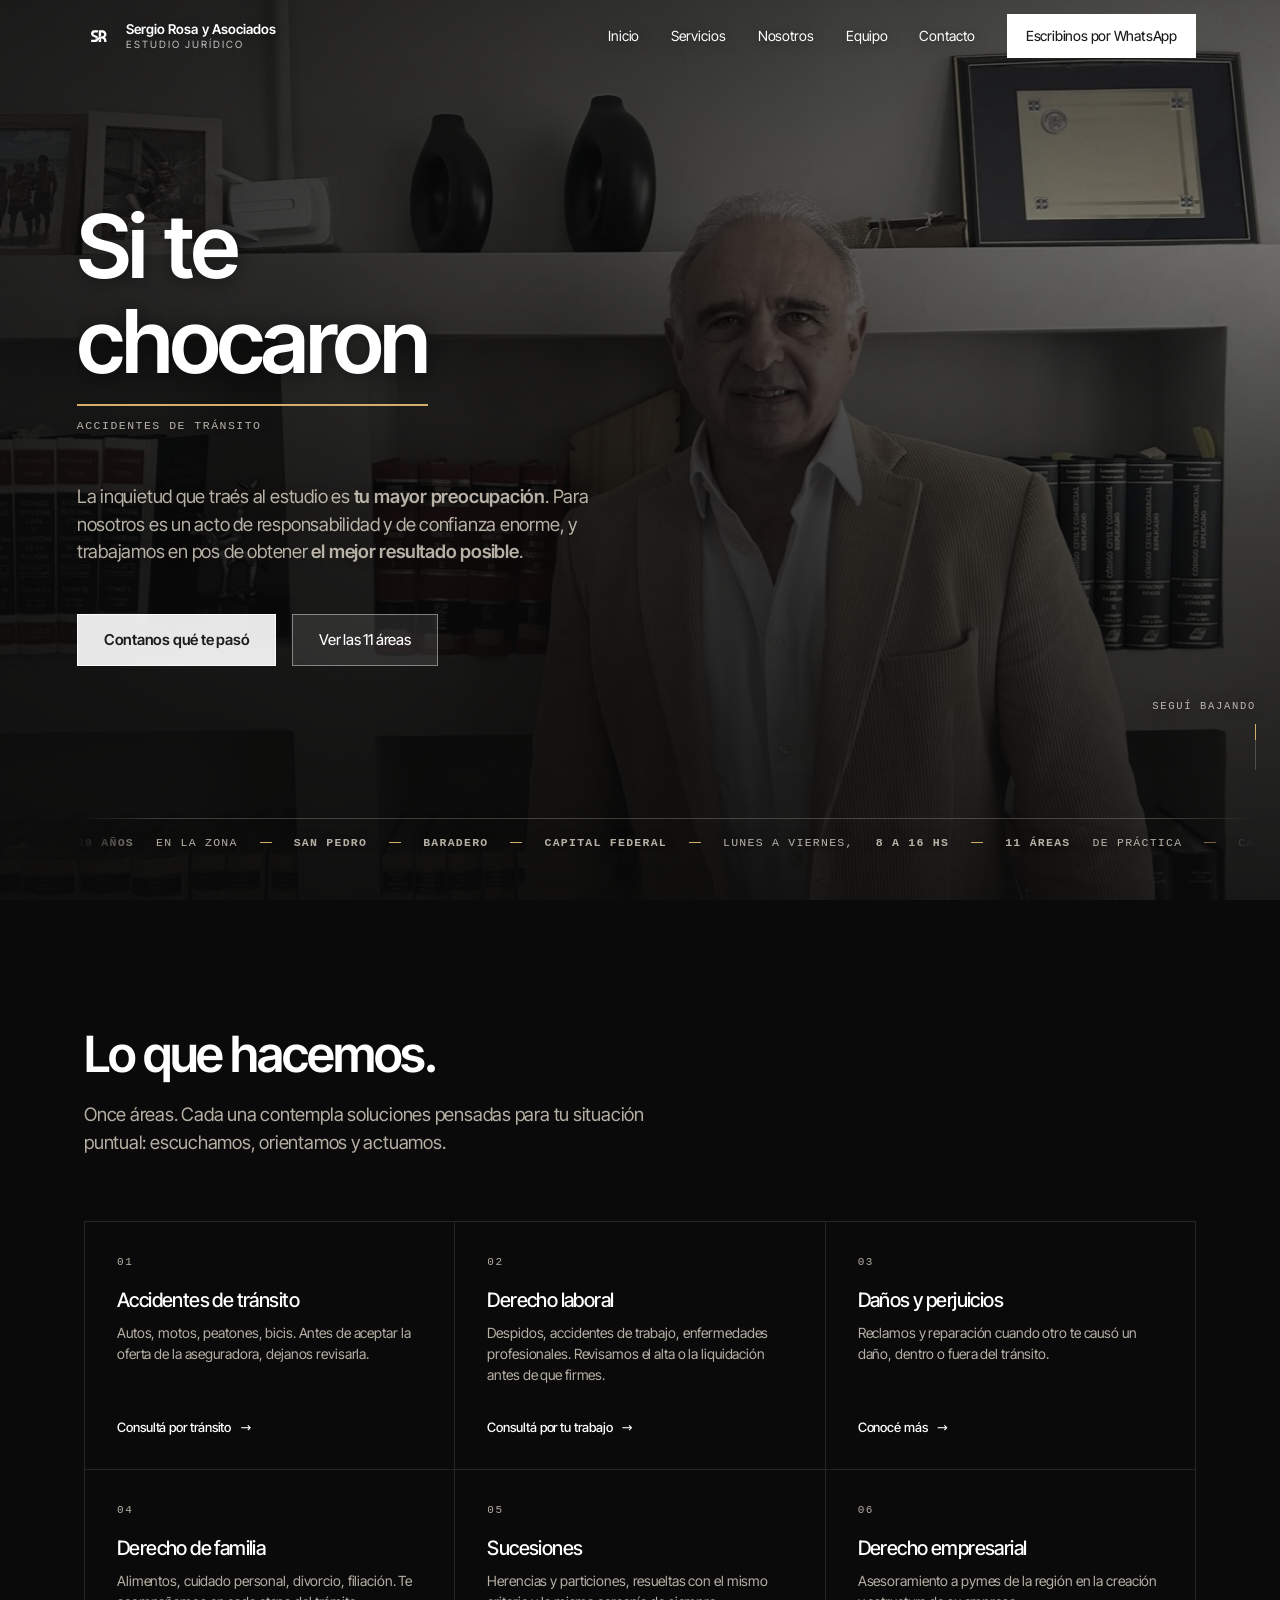
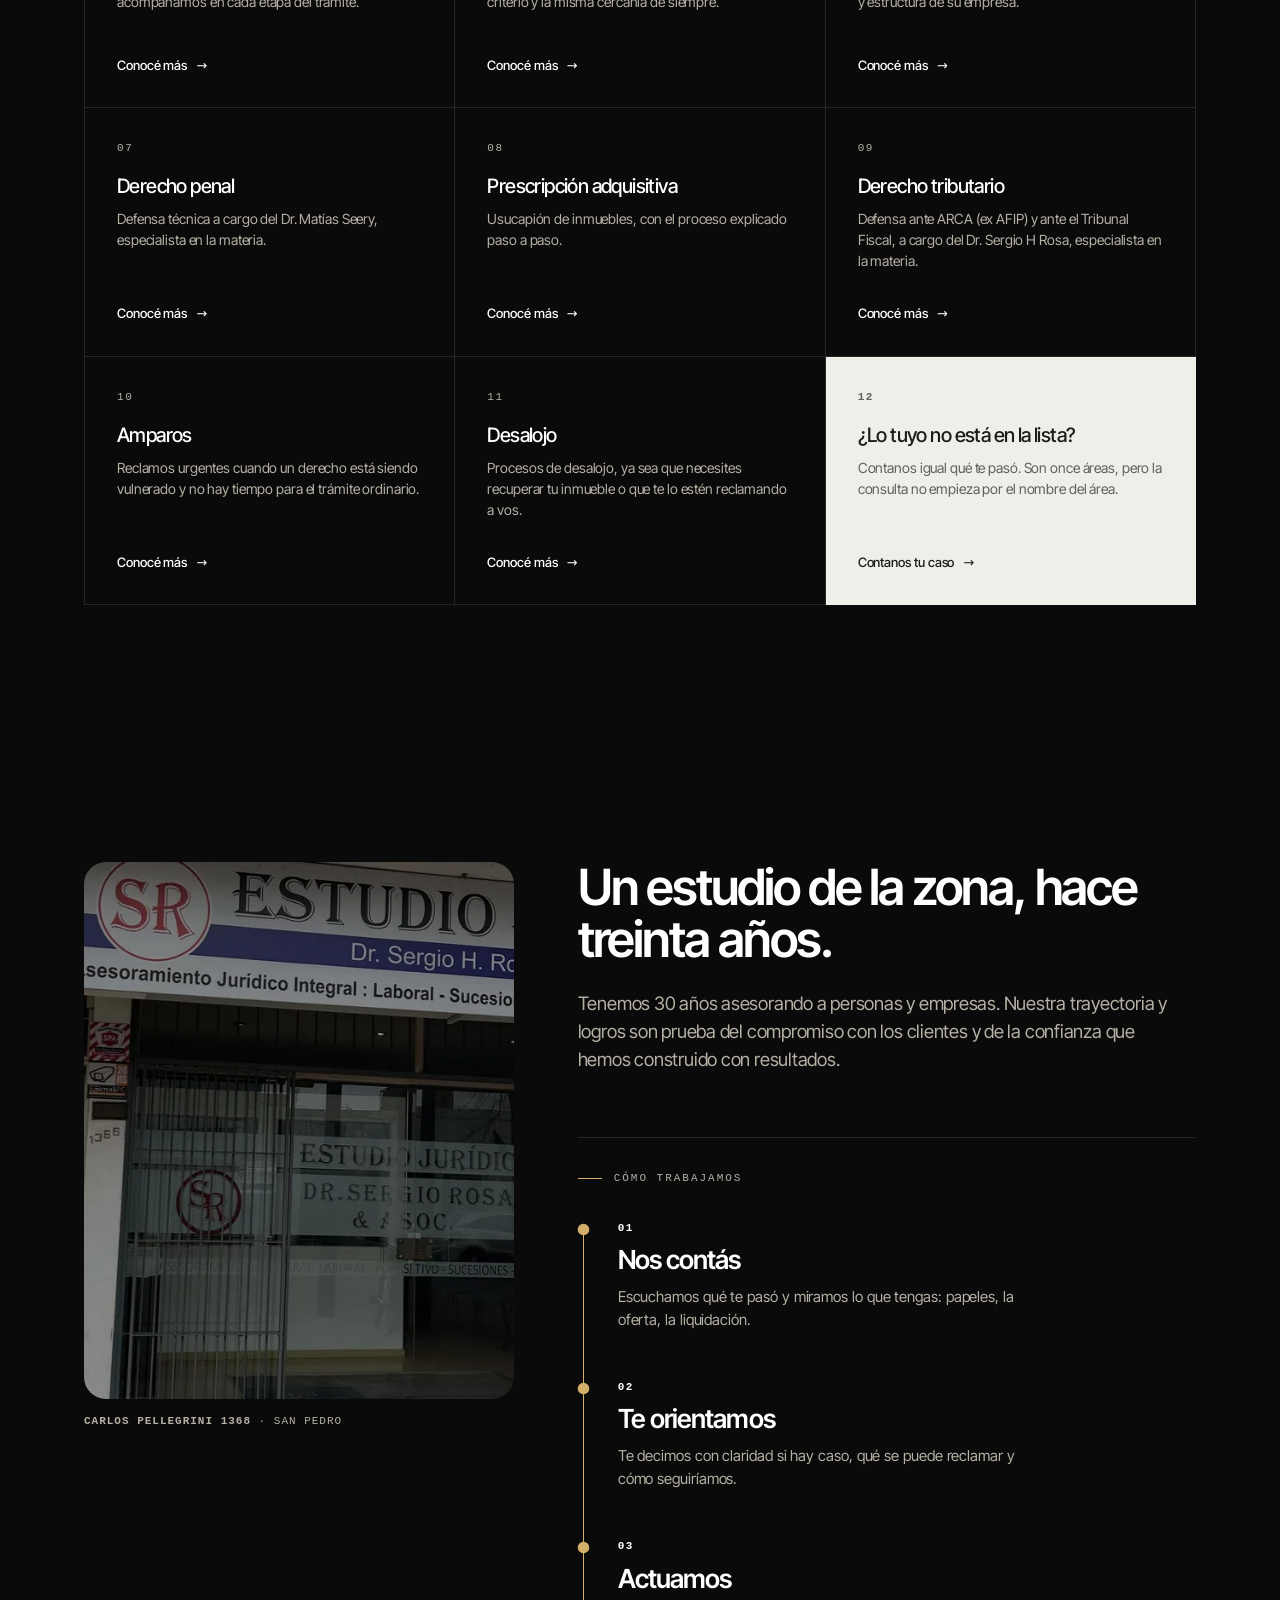
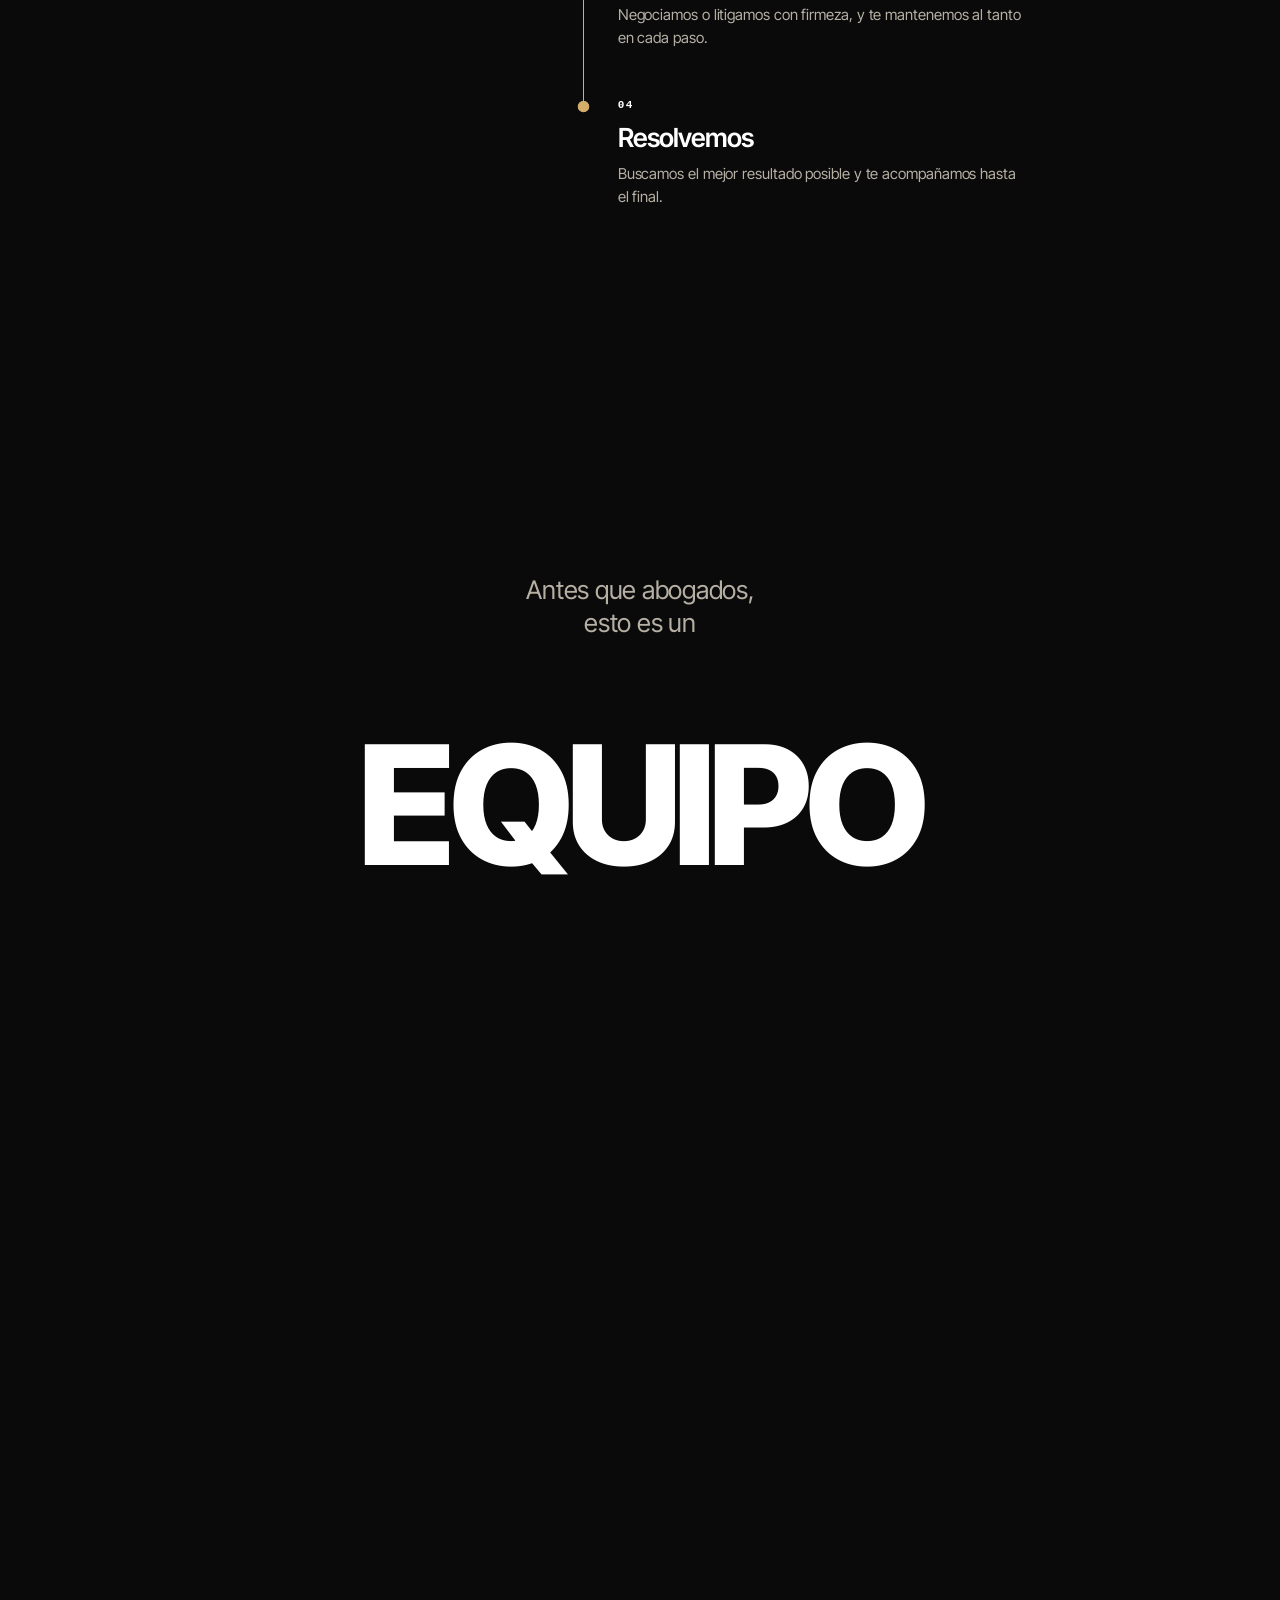
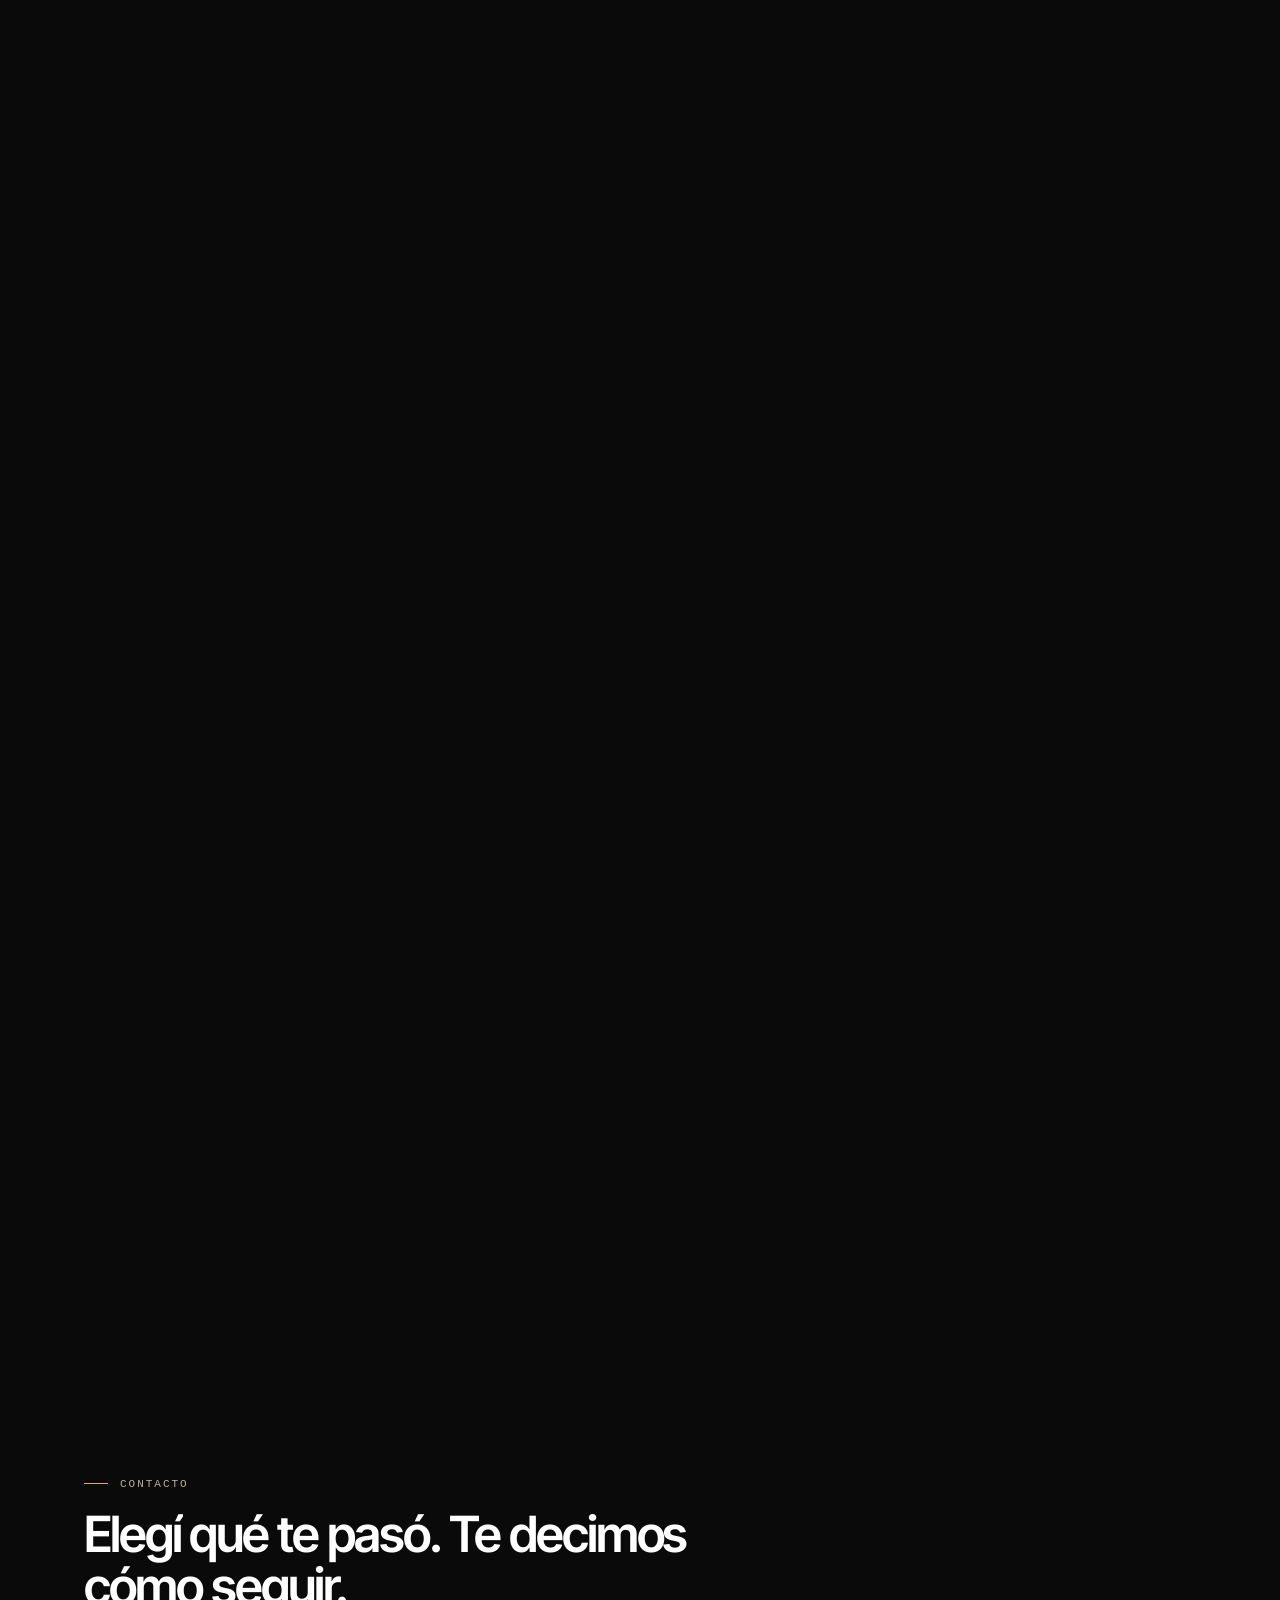
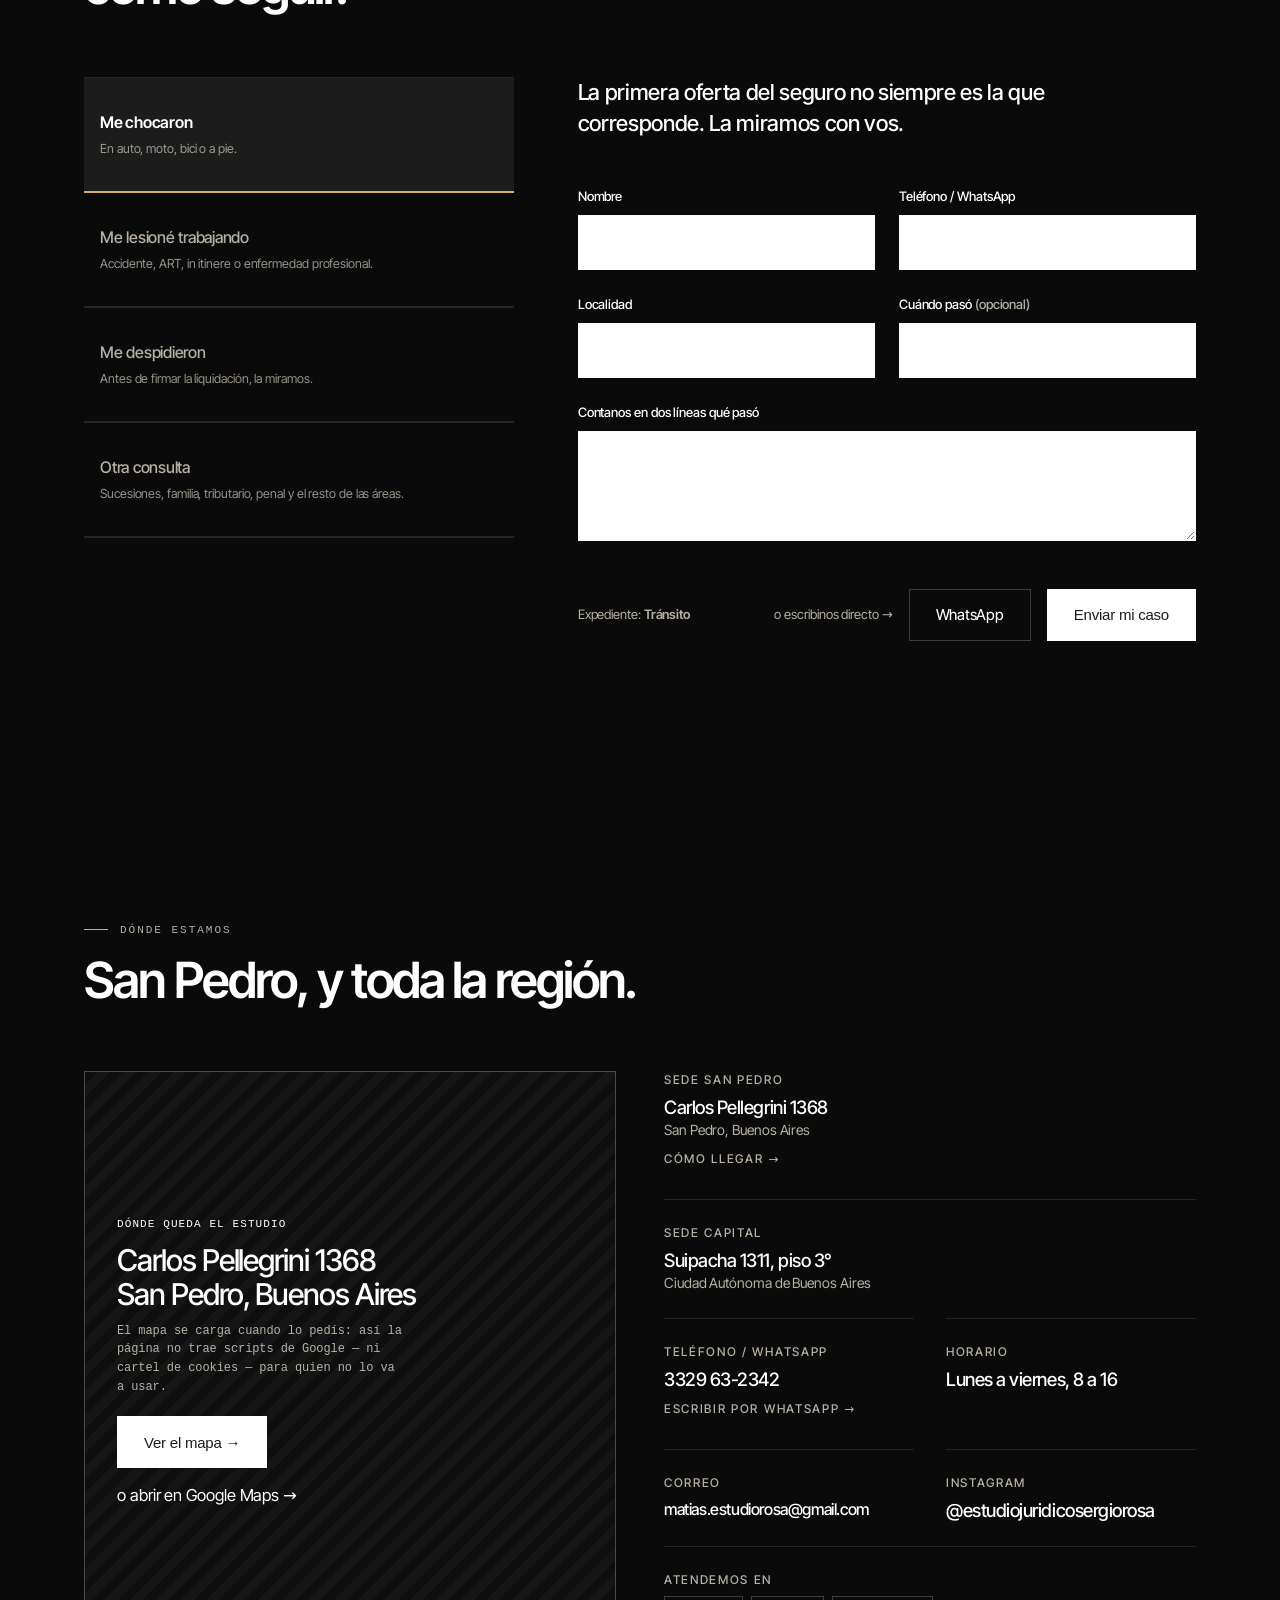
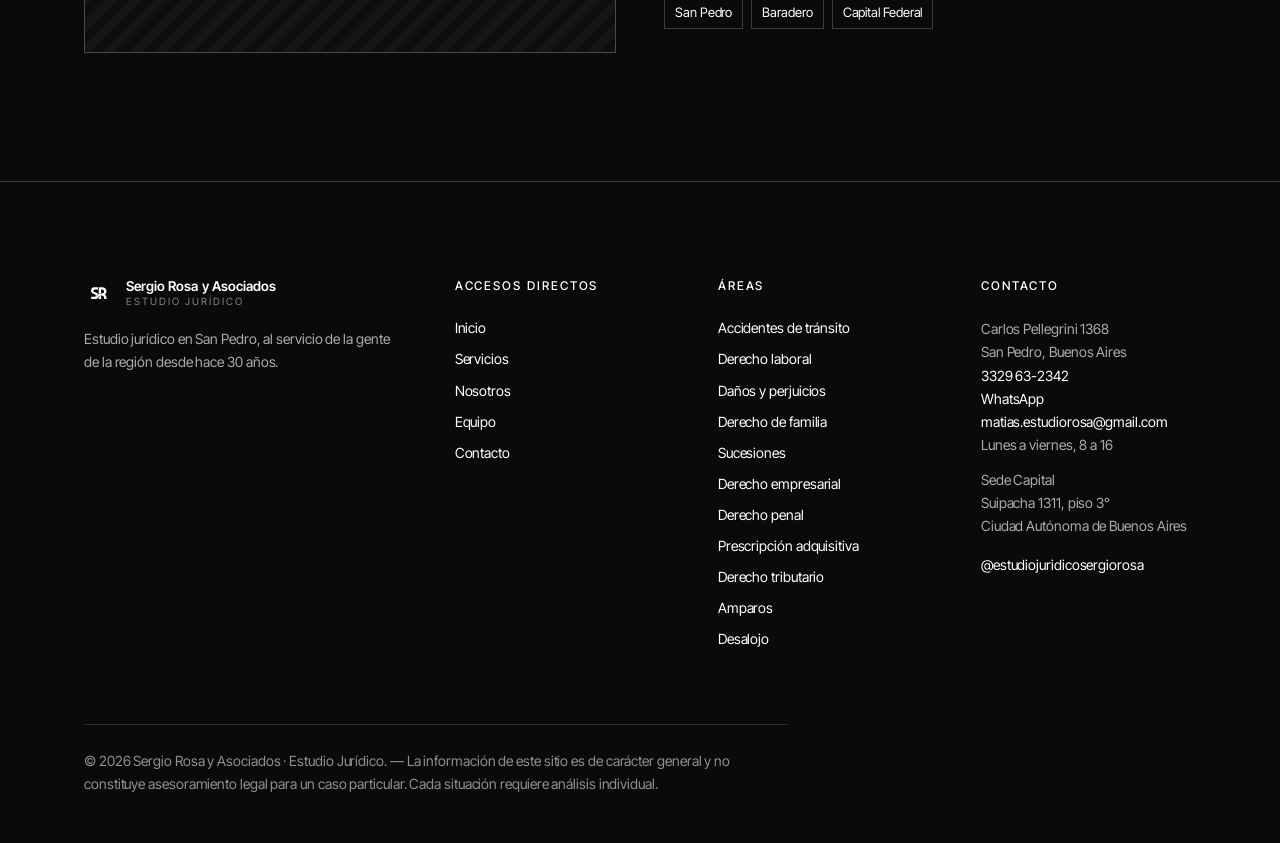
<file: index.html>
<!DOCTYPE html>
<html lang="es-AR">
<head>
<meta charset="utf-8">
<meta name="viewport" content="width=device-width, initial-scale=1">
<title>Sergio Rosa y Asociados — Abogados en San Pedro</title>
<meta name="description" content="Abogados en San Pedro. Hacemos accidentes de tránsito, ART y despidos, y todo lo que necesites resolver. 30 años en la región.">

<!-- Inter e Inter Tight embebidas en base64 desde clientes/sergio-rosa/entregables/
     inter.b64 e intertight.b64 (06-08 y 09-08). Cero CDN, igual que carrusel-base.html
     — BRIEF §A. Subset "latin" de Google Fonts, variable 400-900: cubre español
     (incluye Latin-1 Supplement, o sea tildes, ñ, ¿¡) sin cargar cirílico ni griego. -->


<link rel="stylesheet" href="assets/estilos.css">
</head>

<body class="sin-js telonando">

<!-- Barra de lectura. Vacía a propósito: el script le escribe --p en cada
     cuadro. Si el script no corre, queda una hairline invisible de 2px. -->
<b class="lectura" aria-hidden="true"><i></i></b>

<!-- 00 · TELÓN DE APERTURA — ver el bloque 01bis del <style> y telon() en el
     script. Vive fuera de <main> porque no es contenido: es la puerta. Las dos
     piezas van aria-hidden y sin nada enfocable adentro, así que para un lector
     de pantalla la página empieza en el header, como si el telón no existiera.
     La cuenta tampoco se anuncia: es un reloj, no información. -->
<div class="telon" id="telon" aria-hidden="true">
  <b class="telon__hoja"></b>
  <div class="telon__carga"><b class="telon__n" id="telonN">00</b><span class="telon__pc">%</span></div>
  <b class="telon__barra"><i></i></b>
</div>
<!-- El símbolo va SUELTO, hermano del telón y no hijo: es lo único que no sube
     con la hoja — se queda y viaja hasta el logo del header. -->
<div class="telon__sim" id="telonSim" aria-hidden="true"><svg viewBox="0 0 457 400" aria-hidden="true" focusable="false"><g transform="matrix(1,0,0,1,-3923.354078,-158.025554)"><g transform="matrix(0.356776,0,0,0.555556,3448.841753,158.025554)"><g transform="matrix(2.802878,0,0,1.8,1236.584161,35.594531)"><path d="M258.048,99.5C258.078,93.491 257.628,93.314 258.483,92.484C259.584,91.413 307.264,91.829 316.451,92.914C346.125,96.418 371.962,115.927 376.005,146.579C381.258,186.409 351.3,201.871 351.451,203.509C351.551,204.592 377.373,219.098 377.834,258.494C377.932,266.887 378.706,272.646 375.508,272.681C372.946,272.709 349.258,272.97 343.488,272.68C340.162,272.513 341.296,265.444 341.23,260.502C340.918,237.223 325.502,214.862 291.483,221.414C245.831,230.206 252.517,272.878 191.5,272.678C142.924,272.519 142.022,273.547 141.359,271.555C140.894,270.159 141.195,242.054 141.222,239.489C141.257,236.24 143.247,237.23 187.5,237.123C238.66,236.998 238.598,201.641 278.624,188.931C294.86,183.775 333.405,190.224 339.122,164.405C347.506,126.538 299.865,124.809 295.595,126.717C293.698,127.566 294.889,152.628 294.604,177.504C294.561,181.219 289.948,179.3 278.487,182.455C263.169,186.672 257.847,193.965 257.923,189.47C258.05,182.019 258.049,182.032 258.048,99.5Z" style="fill:#FFFFFF"></path><path d="M182.438,93.039C187.383,92.597 206.771,90.863 244.482,91.919C247.77,92.011 246.756,99.046 246.755,106.5C246.752,124.997 247.821,127.551 243.501,127.556C197.184,127.608 179.642,124.742 176.884,140.578C172.396,166.348 208.242,162.283 231.679,180.225C233.549,181.657 235.34,183.229 237.025,184.967C242.688,190.808 246.248,198.343 246.216,199.541C246.134,202.605 211.42,232.283 212.926,224.536C218.326,196.763 179.887,203.649 154.678,180.305C131.675,159.004 131.346,102.297 182.438,93.039Z" style="fill:#FFFFFF"></path><path d="M258.034,264.501C257.982,260.584 257.538,249.121 258.766,247.705C271.79,232.69 287.699,228.707 290.606,227.979C295.001,226.878 294.602,229.029 294.603,233.499C294.609,271.275 294.875,272.562 292.515,272.671C292.154,272.687 260.01,272.682 259.467,272.653C257.344,272.538 258.03,266.775 258.034,264.501Z" style="fill:#FFFFFF"></path></g></g></g></svg></div>

<!-- 01 · HEADER -->
<header class="head" id="inicio">
  <div class="env head__in">
    <a class="marca" href="#inicio" aria-label="Sergio Rosa y Asociados — inicio">
      <svg viewBox="0 0 457 400" aria-hidden="true" focusable="false"><g transform="matrix(1,0,0,1,-3923.354078,-158.025554)"><g transform="matrix(0.356776,0,0,0.555556,3448.841753,158.025554)"><g transform="matrix(2.802878,0,0,1.8,1236.584161,35.594531)"><path d="M258.048,99.5C258.078,93.491 257.628,93.314 258.483,92.484C259.584,91.413 307.264,91.829 316.451,92.914C346.125,96.418 371.962,115.927 376.005,146.579C381.258,186.409 351.3,201.871 351.451,203.509C351.551,204.592 377.373,219.098 377.834,258.494C377.932,266.887 378.706,272.646 375.508,272.681C372.946,272.709 349.258,272.97 343.488,272.68C340.162,272.513 341.296,265.444 341.23,260.502C340.918,237.223 325.502,214.862 291.483,221.414C245.831,230.206 252.517,272.878 191.5,272.678C142.924,272.519 142.022,273.547 141.359,271.555C140.894,270.159 141.195,242.054 141.222,239.489C141.257,236.24 143.247,237.23 187.5,237.123C238.66,236.998 238.598,201.641 278.624,188.931C294.86,183.775 333.405,190.224 339.122,164.405C347.506,126.538 299.865,124.809 295.595,126.717C293.698,127.566 294.889,152.628 294.604,177.504C294.561,181.219 289.948,179.3 278.487,182.455C263.169,186.672 257.847,193.965 257.923,189.47C258.05,182.019 258.049,182.032 258.048,99.5Z" style="fill:#1C1C1C"></path><path d="M182.438,93.039C187.383,92.597 206.771,90.863 244.482,91.919C247.77,92.011 246.756,99.046 246.755,106.5C246.752,124.997 247.821,127.551 243.501,127.556C197.184,127.608 179.642,124.742 176.884,140.578C172.396,166.348 208.242,162.283 231.679,180.225C233.549,181.657 235.34,183.229 237.025,184.967C242.688,190.808 246.248,198.343 246.216,199.541C246.134,202.605 211.42,232.283 212.926,224.536C218.326,196.763 179.887,203.649 154.678,180.305C131.675,159.004 131.346,102.297 182.438,93.039Z" style="fill:#1C1C1C"></path><path d="M258.034,264.501C257.982,260.584 257.538,249.121 258.766,247.705C271.79,232.69 287.699,228.707 290.606,227.979C295.001,226.878 294.602,229.029 294.603,233.499C294.609,271.275 294.875,272.562 292.515,272.671C292.154,272.687 260.01,272.682 259.467,272.653C257.344,272.538 258.03,266.775 258.034,264.501Z" style="fill:#1C1C1C"></path></g></g></g></svg>
      <span class="marca__txt"><b>Sergio Rosa y Asociados</b><span>Estudio Jurídico</span></span>
    </a>
    <nav class="nav" aria-label="Principal">
      <a href="#inicio"><span class="barre">Inicio</span></a>
      <a href="#servicios"><span class="barre">Servicios</span></a>
      <a href="#nosotros"><span class="barre">Nosotros</span></a>
      <a href="#equipo"><span class="barre">Equipo</span></a>
      <a href="#contacto"><span class="barre">Contacto</span></a>
    </nav>
    <button class="head__menu" id="abrir" aria-label="Abrir menú" aria-expanded="false"><b></b><b></b><b></b></button>
    <a class="btn" href="https://wa.me/5493329632342?text=Hola%20Sergio%2C%20c%C3%B3mo%20est%C3%A1s%3F%20Necesito%20ayuda%20con%20mi%20situaci%C3%B3n%2C%20en%20el%20pr%C3%B3ximo%20mensaje%20te%20cuento%20m%C3%A1s." target="_blank" rel="noopener" aria-label="Escribinos por WhatsApp">
      <svg class="btn__ic" viewBox="0 0 24 24" aria-hidden="true" focusable="false"><path d="M12 2C6.48 2 2 6.48 2 12c0 1.85.5 3.58 1.36 5.07L2 22l5.05-1.33A9.94 9.94 0 0 0 12 22c5.52 0 10-4.48 10-10S17.52 2 12 2zm0 18.15c-1.6 0-3.1-.44-4.38-1.2l-.31-.19-3.05.8.81-2.97-.2-.31A8.15 8.15 0 1 1 20.15 12 8.16 8.16 0 0 1 12 20.15zm4.52-6.1c-.25-.12-1.47-.72-1.7-.81-.23-.08-.39-.12-.56.12-.17.25-.64.81-.78.97-.14.17-.29.19-.54.06-.25-.12-1.04-.38-1.99-1.22-.74-.65-1.23-1.46-1.38-1.71-.14-.25-.02-.38.11-.51.11-.11.25-.29.37-.43.12-.14.16-.25.25-.41.08-.17.04-.31-.02-.43-.06-.12-.56-1.35-.77-1.85-.2-.48-.41-.42-.56-.43h-.48c-.17 0-.43.06-.66.31-.23.25-.86.84-.86 2.04 0 1.2.88 2.37 1 2.53.12.17 1.73 2.64 4.2 3.7.59.25 1.05.4 1.41.51.59.19 1.13.16 1.56.1.48-.07 1.47-.6 1.68-1.18.21-.58.21-1.08.14-1.18-.06-.11-.23-.17-.48-.29z"/></svg>
      <span class="btn__txt">Escribinos por WhatsApp</span>
    </a>
  </div>
</header>

<div class="panel" id="panel" aria-hidden="true">
  <button id="cerrar" aria-label="Cerrar menú">✕</button>
  <a href="#inicio">Inicio</a>
  <a href="#servicios">Servicios</a>
  <a href="#nosotros">Nosotros</a>
  <a href="#equipo">Equipo</a>
  <a href="#contacto">Contacto</a>
</div>

<main>

  <!-- 02 · HERO -->
  <section class="hero sec--dark">
    <div class="hero__foto"><img src="assets/img/sergio-rosa-abogado-san-pedro.webp" fetchpriority="high" alt="Dr. Sergio Rosa" width="1600" height="1067"></div>
    <div class="env">
      <h1 data-anim data-no-split>
        <span class="hero__fijo">Si te</span> <span class="sr">chocaron, te echaron, te lesionaste trabajando, o lo que sea que tengas que resolver.</span><span class="hero__rot" aria-hidden="true">chocaron, te echaron o te lesionaste trabajando</span>
      </h1>

      <!-- Doce situaciones, una por área de práctica. El ORDEN es el del
           bloque 04 de acá abajo: volumen real de consulta, tránsito y
           laboral primero. La palabra frena el scroll; el área evita que
           "negaron" o "intimaron" queden colgadas sin sujeto. -->
      <div class="hero__meta" aria-hidden="true" data-anim
           data-rota="chocaron::Accidentes de tránsito|echaron::Despidos y liquidaciones|lesionaste::Accidentes de trabajo y ART|perjudicaron::Daños y perjuicios|separaste::Derecho de familia|quedó una sucesión::Sucesiones|incumplieron::Derecho empresarial|imputaron::Derecho penal|falta la escritura::Prescripción adquisitiva|intimaron::ARCA e impuestos|negaron::Amparos|usurparon::Desalojo">
        <b class="hero__prog"></b>
        <span class="hero__area"><span class="hero__areavia"><span>Accidentes de tránsito</span></span></span>
      </div>

      <!-- La bajada del hero dice, desde el 18-08 y a pedido del cliente, lo que
           el estudio considera lo más importante de todo: qué hace con lo que le
           traés. Reemplaza a la de trayectoria + honorarios.
           Los dos <strong> no cambian de color: cambian de peso, 400 → 600.
           ⚠️ Lo que se fue con la bajada vieja: "recién entonces hablamos de
           honorarios", que era el reemplazo aprobado del §D-1 de "gratis". Los
           treinta años y las tres ciudades NO se perdieron — siguen en la cinta
           de acá abajo, en nosotros, en equipo y en el pie. La página vuelve a
           no decir en ninguna parte cómo se cobra. -->
      <p class="lead" data-anim>La inquietud que traés al estudio es <strong>tu mayor preocupación</strong>. Para nosotros es un acto de responsabilidad y de confianza enorme, y trabajamos en pos de obtener <strong>el mejor resultado posible</strong>.</p>

      <div class="hero__cta" data-anim>
        <a class="btn" href="https://wa.me/5493329632342?text=Hola%20Sergio%2C%20c%C3%B3mo%20est%C3%A1s%3F%20Necesito%20ayuda%20con%20mi%20situaci%C3%B3n%2C%20en%20el%20pr%C3%B3ximo%20mensaje%20te%20cuento%20m%C3%A1s." target="_blank" rel="noopener">Contanos qué te pasó</a>
        <a class="btn btn--gh" href="#servicios">Ver las 11 áreas</a>
      </div>

      <a class="hero__baja" href="#servicios" data-anim>
        <span class="hero__bajaT">Seguí bajando</span>
        <b class="hero__bajaL" aria-hidden="true"></b>
      </a>

      <!-- 03 · CONTADOR — pasó de tres fichas con count-up a esta cinta.
           Mismos datos (§1 del BRIEF), aria-hidden porque los mismos números
           están en texto accesible en nosotros, equipo, contacto y pie. -->
      <div class="hero__cinta" aria-hidden="true" data-anim>
        <div class="hero__pista">
          <div class="hero__set"><span class="hero__dato"><b>30 años</b> en la zona</span><span class="hero__dato"><b>San Pedro</b></span><span class="hero__dato"><b>Baradero</b></span><span class="hero__dato"><b>Capital Federal</b></span><span class="hero__dato">Lunes a viernes, <b>8 a 16 hs</b></span><span class="hero__dato"><b>11 áreas</b> de práctica</span><span class="hero__dato">Carlos Pellegrini <b>1368</b></span><span class="hero__dato">Suipacha <b>1311</b>, CABA</span></div>
          <div class="hero__set"><span class="hero__dato"><b>30 años</b> en la zona</span><span class="hero__dato"><b>San Pedro</b></span><span class="hero__dato"><b>Baradero</b></span><span class="hero__dato"><b>Capital Federal</b></span><span class="hero__dato">Lunes a viernes, <b>8 a 16 hs</b></span><span class="hero__dato"><b>11 áreas</b> de práctica</span><span class="hero__dato">Carlos Pellegrini <b>1368</b></span><span class="hero__dato">Suipacha <b>1311</b>, CABA</span></div>
        </div>
      </div>
    </div>
  </section>

  <!-- 04 · SERVICIOS — grilla uniforme de 11 tarjetas, mismo peso visual.
       ORDEN por volumen real, no alfabético ni por prestigio: tránsito y laboral
       primero, sucesiones en el puesto 05, Amparos y Desalojo al final por no
       tener volumen confirmado. El orden es la única señal de prioridad del bloque.

       CON sec--dark (17-08, segunda vuelta del mismo día). A la mañana el bloque
       había salido del tema oscuro porque .srv__c trae su propio fondo --hueso a
       mano y con sec--dark el texto heredaba blanco/crema sobre hueso, casi sin
       contraste. Esa deuda está pagada: la retícula lleva .srvN, que da vuelta lo
       que la hoja pinta con una primitiva y no con un rol (ver el bloque 04ter en
       el <style>). El fondo del bloque vuelve a ser ónix.
       🟡 Deja dos secciones oscuras seguidas —servicios y nosotros—, o sea que la
       alternancia hueso/ónix de la página arranca recién en equipo. Decidido así
       a pedido del cliente; si molesta, lo que se da vuelta es nosotros, no esto.

       ENTRADA: la carpeta que se reparte (clases .carpeta .srvN en la retícula y
       el motor en el <script>). Reemplaza al data-anim="cortina" que tenían las
       doce celdas, que se conserva igual para celular, sin JS y con motion
       reducido — el motor lo desactiva solo cuando toma el control. -->
  <section class="sec sec--dark" id="servicios">
    <div class="env">
      <h2 data-anim style="margin:0 0 20px;max-width:22ch">Lo que hacemos.</h2>
      <p class="lead" data-anim>Once áreas. Cada una contempla soluciones pensadas para tu situación puntual: escuchamos, orientamos y actuamos.</p>

      <!-- ScrollStack (React Bits) traducido a mano a vanilla — sin caja, sin
           borde, sólo tipografía sobre el fondo ónix con un numeral fantasma
           detrás del título. Cada área se ancla arriba de la pantalla y la
           siguiente la reemplaza al llegar. Ver la nota larga junto al motor
           en el <script> del final del body. -->
      <div class="pila" id="pilaServicios">
        <!-- HUD de progreso: no marca entrada, acompaña — mismo criterio que
             el paralaje del hero. Se arma con los mismos cardTops que ya mide
             el motor de la pila, así que no duplica trabajo de medición. -->
        <div class="pila__hud" aria-hidden="true">
          <span class="pila__hudActual">01</span>
          <span class="pila__hudBarra"><i></i></span>
          <span class="pila__hudTotal">11</span>
        </div>
        <div class="pila__inner">
          <a class="pila__card pilaH__c" href="accidentes-de-transito/index.html" data-motivo="choque"><span class="pilaH__n" aria-hidden="true">01</span><span class="pilaH__eyebrow">Consulta frecuente</span><h3>Accidentes de tránsito</h3><p>Autos, motos, peatones, bicis. Antes de aceptar la oferta de la aseguradora, dejanos revisarla.</p><span class="pilaH__mas">Consultá por tránsito <i>→</i></span></a>
          <!-- SIN data-motivo a propósito (14-08). Derecho laboral es UNA área
               —así está en el BRIEF, y el conteo de 11 se cerró el 2026-08-05—
               pero el formulario la parte en dos expedientes: "Me despidieron"
               y "Me lesioné trabajando". Preseleccionar cualquiera de los dos
               fichaba mal a la mitad de la gente que entra por acá. Sin
               preselección, el clic baja al formulario con las cuatro pestañas
               a la vista y elige la persona, que es la única que sabe cuál es. -->
          <a class="pila__card pilaH__c pilaH__c--par" href="derecho-laboral/index.html"><span class="pilaH__n" aria-hidden="true">02</span><span class="pilaH__eyebrow">Consulta frecuente</span><h3>Derecho laboral</h3><p>Despidos, accidentes de trabajo, enfermedades profesionales. Revisamos el alta o la liquidación antes de que firmes.</p><span class="pilaH__mas">Consultá por tu trabajo <i>→</i></span></a>
          <a class="pila__card pilaH__c" href="danos-y-perjuicios/index.html"><span class="pilaH__n" aria-hidden="true">03</span><h3>Daños y perjuicios</h3><p>Reclamos y reparación cuando otro te causó un daño, dentro o fuera del tránsito.</p><span class="pilaH__mas">Conocé más <i>→</i></span></a>
          <a class="pila__card pilaH__c pilaH__c--par" href="derecho-de-familia/index.html"><span class="pilaH__n" aria-hidden="true">04</span><h3>Derecho de familia</h3><p>Alimentos, cuidado personal, divorcio, filiación. Te acompañamos en cada etapa del trámite.</p><span class="pilaH__mas">Conocé más <i>→</i></span></a>
          <a class="pila__card pilaH__c" href="sucesiones/index.html"><span class="pilaH__n" aria-hidden="true">05</span><h3>Sucesiones</h3><p>Herencias y particiones, resueltas con el mismo criterio y la misma cercanía de siempre.</p><span class="pilaH__mas">Conocé más <i>→</i></span></a>
          <a class="pila__card pilaH__c pilaH__c--par" href="derecho-empresarial/index.html"><span class="pilaH__n" aria-hidden="true">06</span><h3>Derecho empresarial</h3><p>Asesoramiento a pymes de la región en la creación y estructura de su empresa.</p><span class="pilaH__mas">Conocé más <i>→</i></span></a>
          <a class="pila__card pilaH__c" href="derecho-penal/index.html"><span class="pilaH__n" aria-hidden="true">07</span><h3>Derecho penal</h3><p>Defensa técnica a cargo del Dr. Matías Seery, especialista en la materia.</p><span class="pilaH__mas">Conocé más <i>→</i></span></a>
          <a class="pila__card pilaH__c pilaH__c--par" href="prescripcion-adquisitiva/index.html"><span class="pilaH__n" aria-hidden="true">08</span><h3>Prescripción adquisitiva</h3><p>Usucapión de inmuebles, con el proceso explicado paso a paso.</p><span class="pilaH__mas">Conocé más <i>→</i></span></a>
          <a class="pila__card pilaH__c" href="derecho-tributario/index.html"><span class="pilaH__n" aria-hidden="true">09</span><h3>Derecho tributario</h3><p>Defensa ante ARCA (ex AFIP) y ante el Tribunal Fiscal, a cargo del Dr. Sergio H Rosa, especialista en la materia.</p><span class="pilaH__mas">Conocé más <i>→</i></span></a>
          <a class="pila__card pilaH__c pilaH__c--par" href="amparos/index.html"><span class="pilaH__n" aria-hidden="true">10</span><h3>Amparos</h3><p>Reclamos urgentes cuando un derecho está siendo vulnerado y no hay tiempo para el trámite ordinario.</p><span class="pilaH__mas">Conocé más <i>→</i></span></a>
          <a class="pila__card pilaH__c" href="desalojo/index.html"><span class="pilaH__n" aria-hidden="true">11</span><h3>Desalojo</h3><p>Procesos de desalojo, ya sea que necesites recuperar tu inmueble o que te lo estén reclamando a vos.</p><span class="pilaH__mas">Conocé más <i>→</i></span></a>
          <a class="pila__card pilaH__c pilaH__c--cta" href="#contacto" data-motivo="otra"><span class="pilaH__n" aria-hidden="true">+</span><h3>¿Lo tuyo no está en la lista?</h3><p>Contanos igual qué te pasó. Son once áreas, pero la consulta no empieza por el nombre del área.</p><span class="pilaH__mas">Contanos tu caso <i>→</i></span></a>
          <div class="pila__end"></div>
        </div>
      </div>

      <!-- red de seguridad sin JS y con prefers-reduced-motion desactivado del
           todo: la retícula real, sin la pila. Ver .pila__respaldo/.sin-js en
           el CSS. -->
      <div class="pila__respaldo">
        <!-- LA CARPETA. No lleva contenido ni foco: es el origen del gesto, y
             lo que se lee son las celdas que salen de ella. aria-hidden porque
             para un lector de pantalla la retícula ya está completa desde el
             primer momento — la carpeta no esconde nada, sólo mueve. El motor
             la oculta entera cuando no corre (una columna, sin JS o con motion
             reducido). -->
        <div class="cpo" id="cpo">
          <div class="cpo__banda">
            <div class="cpo__f" aria-hidden="true">
              <span class="cpo__back"></span>
              <span class="cpo__tapa"></span>
              <span class="cpo__tapa cpo__tapa--der"></span>
            </div>
          </div>
        <div class="srv srvN" id="srvCpo">
          <!-- La 01 y la tarjeta CTA del final enlazan al formulario con el
               expediente preseleccionado. La 02 (laboral) va sin preselección:
               ver la nota larga en la tarjeta equivalente de la pila. -->
          <a class="srv__c" href="accidentes-de-transito/index.html" data-motivo="choque" data-anim="cortina">
            <div class="srv__b">
              <span class="srv__n">01</span>
              <h3>Accidentes de tránsito</h3>
              <p>Autos, motos, peatones, bicis. Antes de aceptar la oferta de la aseguradora, dejanos revisarla.</p>
            </div>
            <span class="srv__mas">Consultá por tránsito <i>→</i></span>
          </a>
          <a class="srv__c" href="derecho-laboral/index.html" data-anim="cortina">
            <div class="srv__b">
              <span class="srv__n">02</span>
              <h3>Derecho laboral</h3>
              <p>Despidos, accidentes de trabajo, enfermedades profesionales. Revisamos el alta o la liquidación antes de que firmes.</p>
            </div>
            <span class="srv__mas">Consultá por tu trabajo <i>→</i></span>
          </a>
          <!-- de la 03 a la 11, a contacto genérico -->
          <a class="srv__c" href="danos-y-perjuicios/index.html" data-anim="cortina">
            <div class="srv__b">
              <span class="srv__n">03</span>
              <h3>Daños y perjuicios</h3>
              <p>Reclamos y reparación cuando otro te causó un daño, dentro o fuera del tránsito.</p>
            </div>
            <span class="srv__mas">Conocé más <i>→</i></span>
          </a>
          <a class="srv__c" href="derecho-de-familia/index.html" data-anim="cortina">
            <div class="srv__b">
              <span class="srv__n">04</span>
              <h3>Derecho de familia</h3>
              <p>Alimentos, cuidado personal, divorcio, filiación. Te acompañamos en cada etapa del trámite.</p>
            </div>
            <span class="srv__mas">Conocé más <i>→</i></span>
          </a>
          <a class="srv__c" href="sucesiones/index.html" data-anim="cortina">
            <div class="srv__b">
              <span class="srv__n">05</span>
              <h3>Sucesiones</h3>
              <p>Herencias y particiones, resueltas con el mismo criterio y la misma cercanía de siempre.</p>
            </div>
            <span class="srv__mas">Conocé más <i>→</i></span>
          </a>
          <a class="srv__c" href="derecho-empresarial/index.html" data-anim="cortina">
            <div class="srv__b">
              <span class="srv__n">06</span>
              <h3>Derecho empresarial</h3>
              <p>Asesoramiento a pymes de la región en la creación y estructura de su empresa.</p>
            </div>
            <span class="srv__mas">Conocé más <i>→</i></span>
          </a>
          <a class="srv__c" href="derecho-penal/index.html" data-anim="cortina">
            <div class="srv__b">
              <span class="srv__n">07</span>
              <h3>Derecho penal</h3>
              <p>Defensa técnica a cargo del Dr. Matías Seery, especialista en la materia.</p>
            </div>
            <span class="srv__mas">Conocé más <i>→</i></span>
          </a>
          <a class="srv__c" href="prescripcion-adquisitiva/index.html" data-anim="cortina">
            <div class="srv__b">
              <span class="srv__n">08</span>
              <h3>Prescripción adquisitiva</h3>
              <p>Usucapión de inmuebles, con el proceso explicado paso a paso.</p>
            </div>
            <span class="srv__mas">Conocé más <i>→</i></span>
          </a>
          <a class="srv__c" href="derecho-tributario/index.html" data-anim="cortina">
            <div class="srv__b">
              <span class="srv__n">09</span>
              <h3>Derecho tributario</h3>
              <p>Defensa ante ARCA (ex AFIP) y ante el Tribunal Fiscal, a cargo del Dr. Sergio H Rosa, especialista en la materia.</p>
            </div>
            <span class="srv__mas">Conocé más <i>→</i></span>
          </a>
          <!-- Amparos y Desalojo: agregadas el 2026-08-05, bajada descriptiva y genérica.
               Todavía sin validación de matrícula, igual que cualquier afirmación
               jurídica nueva del proyecto. -->
          <a class="srv__c" href="amparos/index.html" data-anim="cortina">
            <div class="srv__b">
              <span class="srv__n">10</span>
              <h3>Amparos</h3>
              <p>Reclamos urgentes cuando un derecho está siendo vulnerado y no hay tiempo para el trámite ordinario.</p>
            </div>
            <span class="srv__mas">Conocé más <i>→</i></span>
          </a>
          <a class="srv__c" href="desalojo/index.html" data-anim="cortina">
            <div class="srv__b">
              <span class="srv__n">11</span>
              <h3>Desalojo</h3>
              <p>Procesos de desalojo, ya sea que necesites recuperar tu inmueble o que te lo estén reclamando a vos.</p>
            </div>
            <span class="srv__mas">Conocé más <i>→</i></span>
          </a>
          <!-- Celda 12: cierra la grilla en 4×3 y recoge a quien no se reconoció en
               ninguna de las once. Preselecciona "Otra consulta" en el formulario,
               así que también da atribución. Cero afirmación jurídica:
               no promete derivar a nadie ni adelantar si hay caso. -->
          <a class="srv__c srv__c--cta" href="#contacto" data-motivo="otra" data-anim="cortina">
            <div class="srv__b">
              <span class="srv__n">12</span>
              <h3>¿Lo tuyo no está en la lista?</h3>
              <p>Contanos igual qué te pasó. Son once áreas, pero la consulta no empieza por el nombre del área.</p>
            </div>
            <span class="srv__mas">Contanos tu caso <i>→</i></span>
          </a>
        </div>
        </div><!-- /.cpo -->
      </div>
    </div>
  </section>

  <!-- 05 · NOSOTROS -->
  <section class="sec sec--dark" id="nosotros">
    <div class="env">
      <div class="nos">
        <!-- La columna de la foto queda fija: la persona no se va mientras
             leés cómo trabaja. Se despega sola abajo de 1000px. -->
        <div class="nos__col">
          <!-- Fachada real, foto del cliente (2026-08-11): SR ESTUDIO JURIDICO,
               Carlos Pellegrini 1368. object-position corrido a la izquierda
               (30%) para priorizar el isologo SR + el decal de vidrio
               âESTUDIO JURÃDICO / DR. SERGIO ROSA & ASOC.â sobre el cartel
               cenital, que a este recorte 4:5 no entra completo. -->
          <figure class="nos__foto" data-anim="cortina"><img src="assets/img/estudio-juridico-san-pedro-fachada.webp" alt="Fachada del estudio, Carlos Pellegrini 1368, San Pedro" width="1000" height="693"></figure>
          <p class="nos__pie" data-anim><b>Carlos Pellegrini 1368</b> · San Pedro</p>
        </div>

        <div>
          <h2 data-anim>Un estudio de la zona, hace treinta años.</h2>
          <p class="lead" data-anim>Tenemos 30 años asesorando a personas y empresas. Nuestra trayectoria y logros son prueba del compromiso con los clientes y de la confianza que hemos construido con resultados.</p>

          <div class="hair" data-anim="linea"></div>
          <p class="kick" data-anim>Cómo trabajamos</p>

          <div class="riel" id="riel">
            <b class="riel__via" aria-hidden="true"></b>
            <b class="riel__frente" aria-hidden="true"></b>
            <ol class="riel__lista">
              <li class="riel__p">
                <span class="riel__n">01</span>
                <h3>Nos contás</h3>
                <p>Escuchamos qué te pasó y miramos lo que tengas: papeles, la oferta, la liquidación.</p>
              </li>
              <li class="riel__p">
                <span class="riel__n">02</span>
                <h3>Te orientamos</h3>
                <p>Te decimos con claridad si hay caso, qué se puede reclamar y cómo seguiríamos.</p>
              </li>
              <li class="riel__p">
                <span class="riel__n">03</span>
                <h3>Actuamos</h3>
                <p>Negociamos o litigamos con firmeza, y te mantenemos al tanto en cada paso.</p>
              </li>
              <li class="riel__p">
                <span class="riel__n">04</span>
                <h3>Resolvemos</h3>
                <p>Buscamos el mejor resultado posible y te acompañamos hasta el final.</p>
              </li>
            </ol>
          </div>
        </div>
      </div>
    </div>
  </section>

  <!-- 06 · EQUIPO — la palabra que se te viene encima, y adentro el equipo.
       Reemplaza al carrusel de profundidad (2026-08-18). El gesto está copiado
       de la sección Team de ario.law y el motor es GSAP + ScrollTrigger, que
       entran al sitio con esta pieza (BRIEF §A, regla levantada el 18-08).
       Dos cosas que NO se pueden tocar sin romperlo:
         · la palabra crece cambiando el font-size, no con transform:scale. Un
           transform en capa promovida se rasteriza una vez al tamaño chico y
           después estira el bitmap: a 7x se ve una foto ampliada.
         · el escalonado de entrada va sobre los <summary>, no sobre los
           <details>: un transform convierte al elemento en bloque contenedor
           de sus hijos absolutos y la ficha se mediría contra su banda.
       El título "Las mentes detrás del estudio" no está y es a propósito: la
       palabra EQUIPO ocupa su lugar. -->
  <section class="sec--dark zm" id="equipo" data-recorrido="190" data-tope="1.1" data-pago=".70">
    <div class="zm__fijo">
      <p class="zm__ante">Antes que abogados,<br>esto es un</p>
      <p class="zm__palabra">EQUIPO</p>
      <div class="zm__cards">
        <div class="eqn">

        <details name="eq">
          <summary aria-label="Ver ficha de Dr. Sergio H Rosa">
            <figure class="eqn__foto"><img src="assets/img/sergio-rosa-estudio-juridico.webp" alt="Dr. Sergio Rosa" width="800" height="1067" loading="lazy" decoding="async"></figure>
            <div class="eqn__datos">
              <span class="eqn__num">01</span>
              <h3 class="eqn__nom">Dr. Sergio H Rosa</h3>
              <span class="eqn__esp">Derecho tributario</span>
              <p class="eqn__cargo">Abogado titular &middot; 30 años en la región</p>
              <span class="eqn__ver">Ver ficha <i>&rarr;</i></span>
            </div>
          </summary>
          <div class="eqn__ficha">
            <button class="eqn__x" type="button" aria-label="Cerrar ficha">&#10005;</button>
            <div class="eqn__txt">
              <span class="eqn__esp">Abogado titular &middot; Especialista en derecho tributario</span>
              <h3>Dr. Sergio H Rosa</h3>
              <p>30 años de ejercicio en la región. Conduce cada caso de cerca, con criterio y trato directo.</p>
              <p>Lleva el área tributaria del estudio: defensa ante ARCA (ex AFIP) y ante el Tribunal Fiscal. Es una de las dos únicas especialidades que el estudio puede reclamar.</p>
              <p class="hueco__d">Falta para completar la ficha: formación, matrícula y trayectoria detallada. No se inventan.</p>
              <div class="eqn__pie">
                <a class="btn" href="#contacto">Consultar con el estudio</a>
                <a class="btn btn--gh" href="tel:+543329632342">Llamar al 3329 63-2342</a>
              </div>
            </div>
          </div>
        </details>

        <details name="eq">
          <summary aria-label="Ver ficha de Dr. Matías Seery">
            <figure class="eqn__foto"><img src="assets/img/matias-seery-abogado-penal-san-pedro.webp" alt="Dr. Matías Seery en el estudio" width="720" height="900" loading="lazy" decoding="async"></figure>
            <div class="eqn__datos">
              <span class="eqn__num">02</span>
              <h3 class="eqn__nom">Dr. Matías Seery</h3>
              <span class="eqn__esp">Derecho penal</span>
              <p class="eqn__cargo">Abogado, socio del estudio &middot; Defensa penal y expedientes</p>
              <span class="eqn__ver">Ver ficha <i>&rarr;</i></span>
            </div>
          </summary>
          <div class="eqn__ficha">
            <button class="eqn__x" type="button" aria-label="Cerrar ficha">&#10005;</button>
            <div class="eqn__txt">
              <span class="eqn__esp">Abogado &middot; Especialista en derecho penal</span>
              <h3>Dr. Matías Seery</h3>
              <p>Lleva la defensa penal del estudio y el seguimiento de los expedientes, con foco en el detalle de cada caso.</p>
              <p>Se recibió de abogado en 2022 en la Facultad de Derecho de la Universidad Nacional de Lomas de Zamora, Centro de Extensión Universitaria Zárate. En 2025 terminó el posgrado en Derecho Penal del Colegio de Abogados de San Isidro y hoy cursa la Maestría en Derecho Penal de la Universidad de Buenos Aires.</p>
              <p>Matriculado en el Colegio de Abogados de San Nicolás &middot; T&deg;&nbsp;XV, F&deg;&nbsp;176.</p>
              <div class="eqn__pie">
                <a class="btn" href="#contacto">Consultar con el estudio</a>
                <a class="btn btn--gh" href="tel:+543329632342">Llamar al 3329 63-2342</a>
              </div>
            </div>
          </div>
        </details>

        <details name="eq">
          <summary aria-label="Ver ficha de Dra. Ayelén Barzala">
            <figure class="eqn__foto"><img src="assets/img/ayelen-estudio-juridico-san-pedro.webp" alt="Dra. Ayelén Barzala, en el estudio" width="800" height="1067" loading="lazy" decoding="async"></figure>
            <div class="eqn__datos">
              <span class="eqn__num">03</span>
              <h3 class="eqn__nom">Dra. Ayelén Barzala</h3>
              <p class="eqn__cargo">Abogada del estudio</p>
              <span class="eqn__ver">Ver ficha <i>&rarr;</i></span>
            </div>
          </summary>
          <div class="eqn__ficha">
            <button class="eqn__x" type="button" aria-label="Cerrar ficha">&#10005;</button>
            <div class="eqn__txt">
              <span class="eqn__esp">Abogada</span>
              <h3>Dra. Ayelén Barzala</h3>
              <p>Se recibió de abogada en 2025 en la Facultad de Derecho de la Universidad Nacional de Lomas de Zamora, Centro de Extensión Universitaria Zárate.</p>
              <div class="eqn__pie">
                <a class="btn" href="#contacto">Consultar con el estudio</a>
                <a class="btn btn--gh" href="tel:+543329632342">Llamar al 3329 63-2342</a>
              </div>
            </div>
          </div>
        </details>

        <details name="eq">
          <summary aria-label="Ver ficha de Lucía Patthey">
            <figure class="eqn__foto"></figure>
            <div class="eqn__datos">
              <span class="eqn__num">04</span>
              <h3 class="eqn__nom">Lucía Patthey</h3>
              <span class="eqn__esp eqn__esp--vacio">Rol a confirmar</span>
              <p class="eqn__cargo">Equipo &middot; Ficha en preparación</p>
              <span class="eqn__ver">Ver ficha <i>&rarr;</i></span>
            </div>
          </summary>
          <div class="eqn__ficha">
            <button class="eqn__x" type="button" aria-label="Cerrar ficha">&#10005;</button>
            <div class="eqn__txt">
              <span class="eqn__esp">Rol a confirmar</span>
              <h3>Lucía Patthey</h3>
              <p class="hueco__d">Falta completar la ficha de Lucía Patthey: foto, rol y especialidad. No se inventan — quedan así hasta que el estudio los confirme.</p>
              <div class="eqn__pie">
                <a class="btn" href="#contacto">Consultar con el estudio</a>
                <a class="btn btn--gh" href="tel:+543329632342">Llamar al 3329 63-2342</a>
              </div>
            </div>
          </div>
        </details>
        </div>
      </div>
    </div>
  </section>

  <!-- 07 · RESEÑAS DE GOOGLE — CONDICIONAL.
       FALTA (3 de 7): la ficha. Si no hay ficha, este bloque NO SE PUBLICA:
       se saca entero. No se rellena con videos, audios ni capturas de WhatsApp,
       aunque el cliente dé permiso. Queda visible sólo porque esto es la maqueta. -->
  <!-- Auditoría 08-08: sin ficha de Google, las nueve tarjetas de abajo son
       huecos publicables tal cual están. El BRIEF ya decía que el bloque se
       saca entero sin ficha (ver la nota de más abajo); esto lo ejecuta en
       vez de dejarlo confiado a que alguien se acuerde antes de publicar.
       Sacar el display:none el día que exista la ficha y el link g.page/r/….

       🔴 08-08 — EL display:none SE SACÓ A PEDIDO, PARA VER LA MAQUETA.
       Esto NO significa que el bloque esté listo: la ficha de Google existe
       pero tiene CERO reseñas, así que las nueve tarjetas de abajo siguen
       siendo huecos con el texto "Acá va el texto de la reseña" a la vista.
       ANTES DE PUBLICAR, una de dos: o hay reseñas reales y se cargan, o este
       bloque se borra entero. Publicarlo así muestra tarjetas de relleno en
       una web de un estudio jurídico, que es peor que no tener la sección. -->
  <!-- 🔴 19-08 · EL BLOQUE VUELVE A ESTAR A LA VISTA, A PEDIDO DEL USUARIO.
       A la mañana se le había repuesto el display:none antes de publicar, por
       lo que dice la nota de acá arriba. El usuario pidió destaparlo igual:
       "es para mostrar nomás". Queda dicho, entonces, y no se vuelve sobre el
       tema: las nueve tarjetas de abajo siguen siendo HUECOS con el texto
       "Acá va el texto de la reseña" y "Nombre · hace X meses" a la vista,
       porque la ficha de Google existe pero tiene CERO reseñas.
       ⚠️ Esta sección no puede quedar así el día que la web sea la de verdad
       para el público: o se cargan reseñas reales, o el bloque se borra. -->
  <!-- 🔴 23-08 · SE TAPA DE NUEVO, Y ESTA VEZ SÍ ES "LA DE VERDAD".
       El destape del 19-08 fue "para mostrar nomás", con la advertencia escrita
       arriba de qué hacer antes de que la web fuera la pública. Este es ese
       momento: se va a fusionar a main y el link se le manda al estudio. La
       ficha de Google sigue con CERO reseñas, así que las nueve tarjetas de
       abajo siguen siendo huecos con "Acá va el texto de la reseña" a la vista.

       Una sola declaración, como las otras veces: el markup, el orden de la
       página y la alternancia de fondos quedan intactos. #resenas y #contacto
       son las dos sec--dark, así que sacar esta del medio no da vuelta nada.

       SE SACA ESTA LÍNEA el día que la ficha tenga reseñas reales y se carguen
       acá. Ese sigue siendo el trabajo de más retorno de todo el plan de SEO:
       para "abogados en San Pedro" el que sale primero es el mapa, y sin
       reseñas no se entra al mapa. -->
  <section class="sec sec--dark" id="resenas" style="display:none">
    <div class="env">
      <p class="kick" data-anim><br></p>
      <h2 data-anim style="margin-top:16px;max-width:24ch">Esto opinan las personas que ya confiaron en nosotros</h2>
      <div class="hueco" data-anim style="margin-top:var(--s5)">
        <p class="hueco__t">Bloque condicional — bloqueado, no publicable</p>
        <p class="hueco__d">✅ La ficha existe y está cargada bien: <a href="https://maps.app.goo.gl/PU7fpSSLHrE1TFpt6" target="_blank" rel="noopener">Estudio jurídico Sergio H. rosa y asociados</a>, dirección y teléfono coinciden con el BRIEF, tiene foto real de la fachada. 🔴 Pero tiene cero reseñas — no aparece ninguna estrella ni cantidad de opiniones, solo "Escribir una opinión". El bloque sigue sin publicarse: no se rellena con testimonios escritos por nosotros, ni con fotos de stock, ni con capturas de WhatsApp.<br>Las nueve tarjetas de abajo son los lugares donde entran las reseñas reales cuando existan.</p>
      </div>

      <!-- Mecanismo listo, contenido vacío a propósito. -->
      <div class="mq" data-anim aria-hidden="true">
        <div class="mq__c">
          <div class="mq__t" style="animation-duration:15s">
          <div class="rs">
            <p class="rs__e">★★★★★</p>
            <p class="hueco__d">Hueco. Acá va el texto de la reseña, tal cual lo escribió la persona en Google.</p>
            <p class="hueco__d" style="opacity:.7">Nombre · hace X meses</p>
          </div>
          <div class="rs">
            <p class="rs__e">★★★★★</p>
            <p class="hueco__d">Hueco. Acá va el texto de la reseña, tal cual lo escribió la persona en Google.</p>
            <p class="hueco__d" style="opacity:.7">Nombre · hace X meses</p>
          </div>
          <div class="rs">
            <p class="rs__e">★★★★★</p>
            <p class="hueco__d">Hueco. Acá va el texto de la reseña, tal cual lo escribió la persona en Google.</p>
            <p class="hueco__d" style="opacity:.7">Nombre · hace X meses</p>
          </div>
          <div class="rs">
            <p class="rs__e">★★★★★</p>
            <p class="hueco__d">Hueco. Acá va el texto de la reseña, tal cual lo escribió la persona en Google.</p>
            <p class="hueco__d" style="opacity:.7">Nombre · hace X meses</p>
          </div>
          <div class="rs">
            <p class="rs__e">★★★★★</p>
            <p class="hueco__d">Hueco. Acá va el texto de la reseña, tal cual lo escribió la persona en Google.</p>
            <p class="hueco__d" style="opacity:.7">Nombre · hace X meses</p>
          </div>
          <div class="rs">
            <p class="rs__e">★★★★★</p>
            <p class="hueco__d">Hueco. Acá va el texto de la reseña, tal cual lo escribió la persona en Google.</p>
            <p class="hueco__d" style="opacity:.7">Nombre · hace X meses</p>
          </div>
          </div>
        </div>
        <div class="mq__c mq__c--md">
          <div class="mq__t" style="animation-duration:19s">
          <div class="rs">
            <p class="rs__e">★★★★★</p>
            <p class="hueco__d">Hueco. Acá va el texto de la reseña, tal cual lo escribió la persona en Google.</p>
            <p class="hueco__d" style="opacity:.7">Nombre · hace X meses</p>
          </div>
          <div class="rs">
            <p class="rs__e">★★★★★</p>
            <p class="hueco__d">Hueco. Acá va el texto de la reseña, tal cual lo escribió la persona en Google.</p>
            <p class="hueco__d" style="opacity:.7">Nombre · hace X meses</p>
          </div>
          <div class="rs">
            <p class="rs__e">★★★★★</p>
            <p class="hueco__d">Hueco. Acá va el texto de la reseña, tal cual lo escribió la persona en Google.</p>
            <p class="hueco__d" style="opacity:.7">Nombre · hace X meses</p>
          </div>
          <div class="rs">
            <p class="rs__e">★★★★★</p>
            <p class="hueco__d">Hueco. Acá va el texto de la reseña, tal cual lo escribió la persona en Google.</p>
            <p class="hueco__d" style="opacity:.7">Nombre · hace X meses</p>
          </div>
          <div class="rs">
            <p class="rs__e">★★★★★</p>
            <p class="hueco__d">Hueco. Acá va el texto de la reseña, tal cual lo escribió la persona en Google.</p>
            <p class="hueco__d" style="opacity:.7">Nombre · hace X meses</p>
          </div>
          <div class="rs">
            <p class="rs__e">★★★★★</p>
            <p class="hueco__d">Hueco. Acá va el texto de la reseña, tal cual lo escribió la persona en Google.</p>
            <p class="hueco__d" style="opacity:.7">Nombre · hace X meses</p>
          </div>
          </div>
        </div>
        <div class="mq__c mq__c--lg">
          <div class="mq__t" style="animation-duration:17s">
          <div class="rs">
            <p class="rs__e">★★★★★</p>
            <p class="hueco__d">Hueco. Acá va el texto de la reseña, tal cual lo escribió la persona en Google.</p>
            <p class="hueco__d" style="opacity:.7">Nombre · hace X meses</p>
          </div>
          <div class="rs">
            <p class="rs__e">★★★★★</p>
            <p class="hueco__d">Hueco. Acá va el texto de la reseña, tal cual lo escribió la persona en Google.</p>
            <p class="hueco__d" style="opacity:.7">Nombre · hace X meses</p>
          </div>
          <div class="rs">
            <p class="rs__e">★★★★★</p>
            <p class="hueco__d">Hueco. Acá va el texto de la reseña, tal cual lo escribió la persona en Google.</p>
            <p class="hueco__d" style="opacity:.7">Nombre · hace X meses</p>
          </div>
          <div class="rs">
            <p class="rs__e">★★★★★</p>
            <p class="hueco__d">Hueco. Acá va el texto de la reseña, tal cual lo escribió la persona en Google.</p>
            <p class="hueco__d" style="opacity:.7">Nombre · hace X meses</p>
          </div>
          <div class="rs">
            <p class="rs__e">★★★★★</p>
            <p class="hueco__d">Hueco. Acá va el texto de la reseña, tal cual lo escribió la persona en Google.</p>
            <p class="hueco__d" style="opacity:.7">Nombre · hace X meses</p>
          </div>
          <div class="rs">
            <p class="rs__e">★★★★★</p>
            <p class="hueco__d">Hueco. Acá va el texto de la reseña, tal cual lo escribió la persona en Google.</p>
            <p class="hueco__d" style="opacity:.7">Nombre · hace X meses</p>
          </div>
          </div>
        </div>
      </div>
      <p data-anim style="margin-top:var(--s4)"><a class="btn btn--gh" href="#contacto">Ver todas en Google <span class="pend">falta la ficha</span></a></p>
    </div>
  </section>

  <!-- 08 · FORMULARIO -->
  <section class="sec sec--dark" id="contacto">
    <div class="env">
      <p class="kick" data-anim>Contacto</p>
      <h2 data-anim style="margin:16px 0 20px;max-width:20ch">Elegí qué te pasó. Te decimos cómo seguir.</h2>

      <!-- DESTINO: matias.estudiorosa@gmail.com. Sin servidor, el envío arma el mail con los datos
           del formulario y lo abre en el cliente de correo de la persona. Es el
           único destino posible en un archivo que abre con doble clic; si más
           adelante hay un servicio de formularios, se cambia sólo el submit. -->
      <!-- El movimiento pasó del <form> entero a sus dos mitades (12-08): las
           pestañas entran desde la izquierda y el panel desde la derecha, y el
           bloque se abre como una carpeta. Va en .leg__rail y no en .leg__col
           porque la columna es sticky y no se le cuelga un filtro encima. -->
      <form class="leg" id="form" novalidate>
        <div class="leg__col">
          <!-- Patrón ARIA de pestañas completo (14-08): cada tab con id para que
               el panel lo pueda nombrar, y un solo tabindex=0 en la seleccionada
               —el resto en -1— porque declarar role="tablist" es un contrato:
               quien usa lector de pantalla espera moverse con las flechas y que
               el grupo entero ocupe una sola parada de tabulación. Las flechas
               las cablea el <script> del final. -->
          <div class="leg__rail" role="tablist" aria-label="Qué te pasó" id="rail" data-anim="izq">
            <button class="leg__tab" role="tab" id="tab-choque" aria-selected="true" aria-controls="panel-contacto" tabindex="0" data-motivo="choque" type="button">
              <span>Me chocaron</span><i>En auto, moto, bici o a pie.</i>
            </button>
            <button class="leg__tab" role="tab" id="tab-trabajo" aria-selected="false" aria-controls="panel-contacto" tabindex="-1" data-motivo="trabajo" type="button">
              <span>Me lesioné trabajando</span><i>Accidente, ART, in itinere o enfermedad profesional.</i>
            </button>
            <button class="leg__tab" role="tab" id="tab-despido" aria-selected="false" aria-controls="panel-contacto" tabindex="-1" data-motivo="despido" type="button">
              <span>Me despidieron</span><i>Antes de firmar la liquidación, la miramos.</i>
            </button>
            <button class="leg__tab" role="tab" id="tab-otra" aria-selected="false" aria-controls="panel-contacto" tabindex="-1" data-motivo="otra" type="button">
              <span>Otra consulta</span><i>Sucesiones, familia, tributario, penal y el resto de las áreas.</i>
            </button>
          </div>
        </div>

        <div class="leg__panel" role="tabpanel" id="panel-contacto" aria-labelledby="tab-choque" data-anim="der">
          <p class="leg__voz" id="voz">La primera oferta del seguro no siempre es la que corresponde. La miramos con vos.</p>

          <!-- Nada de subir documentación, fotos del accidente ni datos del
               expediente: son datos sensibles y el formulario no es el lugar. -->
          <div class="campos" style="margin-top:var(--s5)">
            <div class="campo">
              <label for="nombre">Nombre</label>
              <input id="nombre" name="nombre" type="text" autocomplete="name" required>
            </div>
            <div class="campo">
              <label for="tel">Teléfono / WhatsApp</label>
              <input id="tel" name="tel" type="tel" inputmode="tel" autocomplete="tel" required>
            </div>
            <div class="campo">
              <label for="loc">Localidad</label>
              <input id="loc" name="localidad" type="text" autocomplete="address-level2">
            </div>
            <div class="campo">
              <label for="cuando">Cuándo pasó <i>(opcional)</i></label>
              <input id="cuando" name="cuando" type="text">
            </div>
            <div class="campo campo--full">
              <label for="detalle">Contanos en dos líneas qué pasó</label>
              <textarea id="detalle" name="detalle"></textarea>
            </div>
          </div>

          <div class="form__pie">
            <span class="form__nota" style="margin:0">Expediente: <b class="leg__tag" id="voz-tag">Tránsito</b></span>
            <div class="form__der">
              <span class="form__o">o escribinos directo →</span>
              <a class="btn btn--gh" href="https://wa.me/5493329632342?text=Hola%20Sergio%2C%20c%C3%B3mo%20est%C3%A1s%3F%20Necesito%20ayuda%20con%20mi%20situaci%C3%B3n%2C%20en%20el%20pr%C3%B3ximo%20mensaje%20te%20cuento%20m%C3%A1s." target="_blank" rel="noopener">WhatsApp</a>
              <button class="btn form__env" type="submit">Enviar mi caso</button>
            </div>
          </div>
          <p class="form__nota" id="aviso" role="status"></p>
        </div>

        <input type="hidden" name="motivo" id="motivo-real" value="choque">
      </form>

      <!-- Reemplaza al formulario en el mismo lugar, sin que la página salte.
           El texto es el decidido en el BRIEF: pregunta que desafía arriba,
           "Caso aceptado." abajo. -->
      <div class="listo oculto" id="listo" role="status">
        <p class="paso__t" style="margin:0">Confirmación</p>
        <h3>Caso aceptado.</h3>
        <p>Te escribimos por WhatsApp para contarte si hay caso. Atendemos de lunes a viernes, de 8 a 16.</p>
        <p class="hueco__d" style="margin-top:20px">Se abre tu correo con la consulta armada. Si no se abrió, escribinos a <a href="mailto:matias.estudiorosa@gmail.com">matias.estudiorosa@gmail.com</a> o llamá al <a href="tel:+543329632342">3329 63-2342</a>.</p>
      </div>
    </div>
  </section>

  <!-- 09 · MAPA Y CÓMO LLEGAR -->
  <section class="sec sec--dark" id="donde">
    <div class="env">
      <p class="kick" data-anim>Dónde estamos</p>
      <h2 data-anim style="margin-top:16px;max-width:20ch">San Pedro, y toda la región.</h2>
      <div class="mapa-grid">
        <!-- El embed de Google carga scripts y arrastra cartel de cookies.
             Va una imagen del mapa embebida en el archivo, con link a Google Maps:
             cero scripts, cero cartel, un clic más. -->
        <div class="mapa" id="mapa" data-anim="izq">
          <div class="mapa__pre">
            <p class="hueco__t">Dónde queda el estudio</p>
            <h3>Carlos Pellegrini 1368<br>San Pedro, Buenos Aires</h3>
            <p class="hueco__d" style="max-width:40ch">El mapa se carga cuando lo pedís: así la página no trae scripts de Google — ni cartel de cookies — para quien no lo va a usar.</p>
            <button class="btn" type="button" id="mapa-load">Ver el mapa →</button>
            <p style="margin-top:4px"><a href="https://maps.app.goo.gl/MZXgna2a5sL994fv5" target="_blank" rel="noopener"><span class="barre">o abrir en Google Maps →</span></a></p>
          </div>
        </div>
        <div class="ficha" data-anim="der">
          <div class="f-full"><span>Sede San Pedro</span><h3>Carlos Pellegrini 1368</h3><p>San Pedro, Buenos Aires</p>
            <p style="margin-top:8px"><a href="https://maps.app.goo.gl/MZXgna2a5sL994fv5" target="_blank" rel="noopener"><span class="barre">Cómo llegar →</span></a></p></div>
          <div class="f-full"><span>Sede Capital</span><h3>Suipacha 1311, piso 3°</h3><p>Ciudad Autónoma de Buenos Aires</p></div>
          <div><span>Teléfono / WhatsApp</span><h3><a href="tel:+543329632342">3329 63-2342</a></h3>
            <p style="margin-top:8px"><a href="https://wa.me/5493329632342?text=Hola%20Sergio%2C%20c%C3%B3mo%20est%C3%A1s%3F%20Necesito%20ayuda%20con%20mi%20situaci%C3%B3n%2C%20en%20el%20pr%C3%B3ximo%20mensaje%20te%20cuento%20m%C3%A1s." target="_blank" rel="noopener"><span class="barre">Escribir por WhatsApp →</span></a></p></div>
          <div><span>Horario</span><h3>Lunes a viernes, 8 a 16</h3></div>
          <div><span>Correo</span><h3 style="font-size:16px"><a href="mailto:matias.estudiorosa@gmail.com">matias.estudiorosa@gmail.com</a></h3></div>
          <!-- Handle cerrado el 2026-08-07: @estudiojuridicosergiorosa.
               Se cambió antes de que la cuenta tuviera volumen — con un solo post
               publicado era el momento más barato y no vuelve. -->
          <div><span>Instagram</span><h3><a href="https://instagram.com/estudiojuridicosergiorosa" target="_blank" rel="noopener">@estudiojuridicosergiorosa</a></h3></div>
          <div class="f-full"><span>Atendemos en</span>
            <div class="pills"><i>San Pedro</i><i>Baradero</i><i>Capital Federal</i></div></div>
        </div>
      </div>
    </div>
  </section>

</main>

<!-- 10 · FOOTER -->
<footer class="foot">
  <div class="env">
    <div class="foot__grid">
      <div data-anim>
        <a class="marca" href="#inicio">
          <svg viewBox="0 0 457 400" aria-hidden="true" focusable="false"><g transform="matrix(1,0,0,1,-3923.354078,-158.025554)"><g transform="matrix(0.356776,0,0,0.555556,3448.841753,158.025554)"><g transform="matrix(2.802878,0,0,1.8,1236.584161,35.594531)"><path d="M258.048,99.5C258.078,93.491 257.628,93.314 258.483,92.484C259.584,91.413 307.264,91.829 316.451,92.914C346.125,96.418 371.962,115.927 376.005,146.579C381.258,186.409 351.3,201.871 351.451,203.509C351.551,204.592 377.373,219.098 377.834,258.494C377.932,266.887 378.706,272.646 375.508,272.681C372.946,272.709 349.258,272.97 343.488,272.68C340.162,272.513 341.296,265.444 341.23,260.502C340.918,237.223 325.502,214.862 291.483,221.414C245.831,230.206 252.517,272.878 191.5,272.678C142.924,272.519 142.022,273.547 141.359,271.555C140.894,270.159 141.195,242.054 141.222,239.489C141.257,236.24 143.247,237.23 187.5,237.123C238.66,236.998 238.598,201.641 278.624,188.931C294.86,183.775 333.405,190.224 339.122,164.405C347.506,126.538 299.865,124.809 295.595,126.717C293.698,127.566 294.889,152.628 294.604,177.504C294.561,181.219 289.948,179.3 278.487,182.455C263.169,186.672 257.847,193.965 257.923,189.47C258.05,182.019 258.049,182.032 258.048,99.5Z"></path><path d="M182.438,93.039C187.383,92.597 206.771,90.863 244.482,91.919C247.77,92.011 246.756,99.046 246.755,106.5C246.752,124.997 247.821,127.551 243.501,127.556C197.184,127.608 179.642,124.742 176.884,140.578C172.396,166.348 208.242,162.283 231.679,180.225C233.549,181.657 235.34,183.229 237.025,184.967C242.688,190.808 246.248,198.343 246.216,199.541C246.134,202.605 211.42,232.283 212.926,224.536C218.326,196.763 179.887,203.649 154.678,180.305C131.675,159.004 131.346,102.297 182.438,93.039Z"></path><path d="M258.034,264.501C257.982,260.584 257.538,249.121 258.766,247.705C271.79,232.69 287.699,228.707 290.606,227.979C295.001,226.878 294.602,229.029 294.603,233.499C294.609,271.275 294.875,272.562 292.515,272.671C292.154,272.687 260.01,272.682 259.467,272.653C257.344,272.538 258.03,266.775 258.034,264.501Z"></path></g></g></g></svg>
          <span class="marca__txt"><b>Sergio Rosa y Asociados</b><span>Estudio Jurídico</span></span>
        </a>
        <p style="margin-top:20px">Estudio jurídico en San Pedro, al servicio de la gente de la región desde hace 30 años.</p>
      </div>
      <div data-anim>
        <h3>Accesos directos</h3>
        <ul>
          <li><a href="#inicio">Inicio</a></li>
          <li><a href="#servicios">Servicios</a></li>
          <li><a href="#nosotros">Nosotros</a></li>
          <li><a href="#equipo">Equipo</a></li>
          <li><a href="#contacto">Contacto</a></li>
        </ul>
      </div>
      <div data-anim>
        <h3>Áreas</h3>
        <ul>
          <li><a href="accidentes-de-transito/index.html">Accidentes de tránsito</a></li>
          <li><a href="derecho-laboral/index.html">Derecho laboral</a></li>
          <li><a href="danos-y-perjuicios/index.html">Daños y perjuicios</a></li>
          <li><a href="derecho-de-familia/index.html">Derecho de familia</a></li>
          <li><a href="sucesiones/index.html">Sucesiones</a></li>
          <li><a href="derecho-empresarial/index.html">Derecho empresarial</a></li>
          <li><a href="derecho-penal/index.html">Derecho penal</a></li>
          <li><a href="prescripcion-adquisitiva/index.html">Prescripción adquisitiva</a></li>
          <li><a href="derecho-tributario/index.html">Derecho tributario</a></li>
          <li><a href="amparos/index.html">Amparos</a></li>
          <li><a href="desalojo/index.html">Desalojo</a></li>
        </ul>
      </div>
      <div data-anim>
        <h3>Contacto</h3>
        <p>Carlos Pellegrini 1368<br>San Pedro, Buenos Aires<br><a href="tel:+543329632342">3329 63-2342</a><br><a href="https://wa.me/5493329632342?text=Hola%20Sergio%2C%20c%C3%B3mo%20est%C3%A1s%3F%20Necesito%20ayuda%20con%20mi%20situaci%C3%B3n%2C%20en%20el%20pr%C3%B3ximo%20mensaje%20te%20cuento%20m%C3%A1s." target="_blank" rel="noopener">WhatsApp</a><br><a href="mailto:matias.estudiorosa@gmail.com">matias.estudiorosa@gmail.com</a><br>Lunes a viernes, 8 a 16</p>
        <p style="margin-top:12px">Sede Capital<br>Suipacha 1311, piso 3°<br>Ciudad Autónoma de Buenos Aires</p>
        <p style="margin-top:16px"><a href="https://instagram.com/estudiojuridicosergiorosa" target="_blank" rel="noopener">@estudiojuridicosergiorosa</a></p>
      </div>
    </div>
    <!-- El descargo va acá y en ningún otro lado. -->
    <p class="legal" data-anim>© 2026 Sergio Rosa y Asociados · Estudio Jurídico. — La información de este sitio es de carácter general y no constituye asesoramiento legal para un caso particular. Cada situación requiere análisis individual.</p>
  </div>
</footer>

<!-- 11 · BARRA FIJA — solo celular. Aparece después del hero y se esconde
     mientras el formulario está en pantalla, para no competir con "Enviar mi caso".
     WhatsApp confirmado el 06-08: es el atajo de quien ya decidió escribir. -->
<nav class="barra" id="barra" aria-label="Acciones rápidas">
  <a href="https://wa.me/5493329632342?text=Hola%20Sergio%2C%20c%C3%B3mo%20est%C3%A1s%3F%20Necesito%20ayuda%20con%20mi%20situaci%C3%B3n%2C%20en%20el%20pr%C3%B3ximo%20mensaje%20te%20cuento%20m%C3%A1s." target="_blank" rel="noopener">Escribir por WhatsApp</a>
  <a href="tel:+543329632342">Llamar</a>
</nav>

<!-- GSAP 3.13.0 + ScrollTrigger, embebidos (2026-08-18). La regla del BRIEF §A
     "sin GSAP ni ninguna librería" quedó levantada por decisión del usuario;
     la que NO se levanta es "cero CDN", así que la librería viaja adentro del
     archivo y el sitio sigue abriendo offline y sin un solo pedido externo.
     La usa un solo bloque: el zoom de palabra del equipo. La copia maestra
     está en sergio-rosa-web/design/vendor/. -->
<script src="assets/sitio.js"></script>

<script src="assets/sitio-2.js"></script>
</body>
</html>
</file>
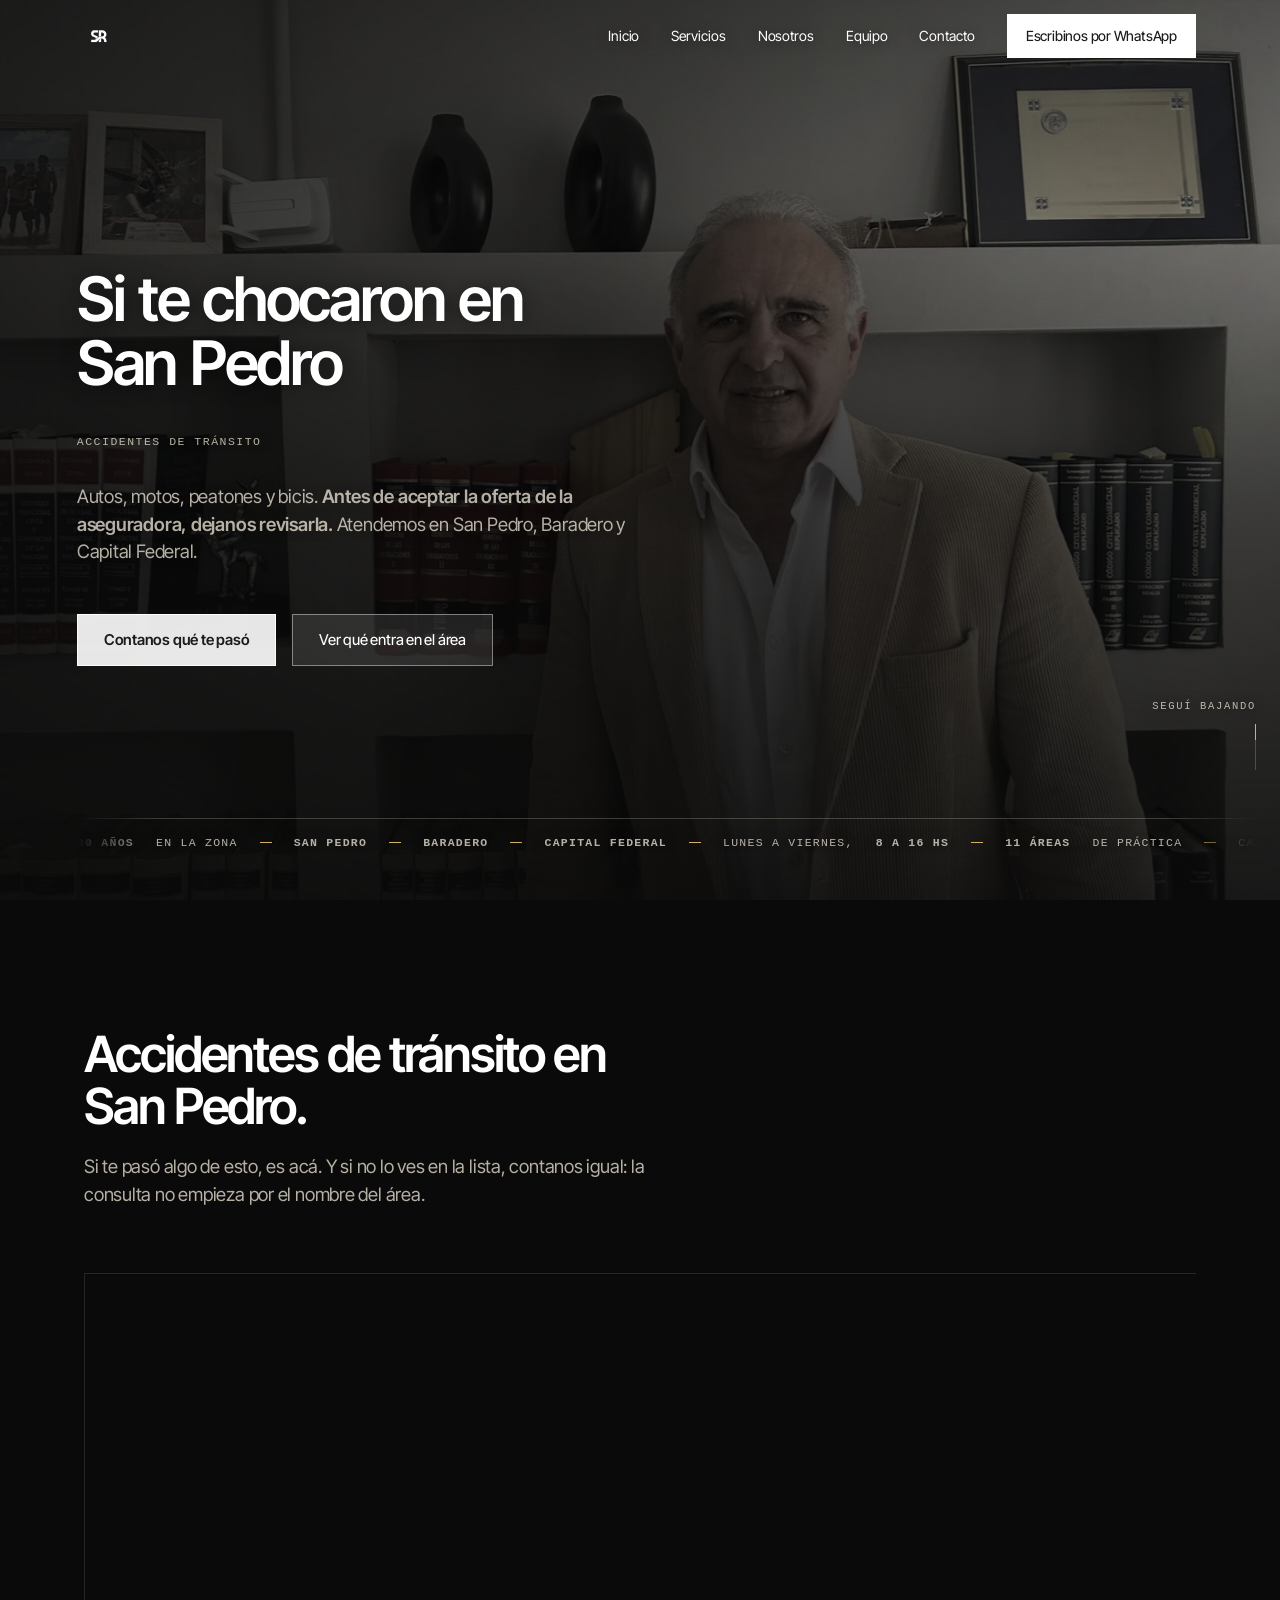
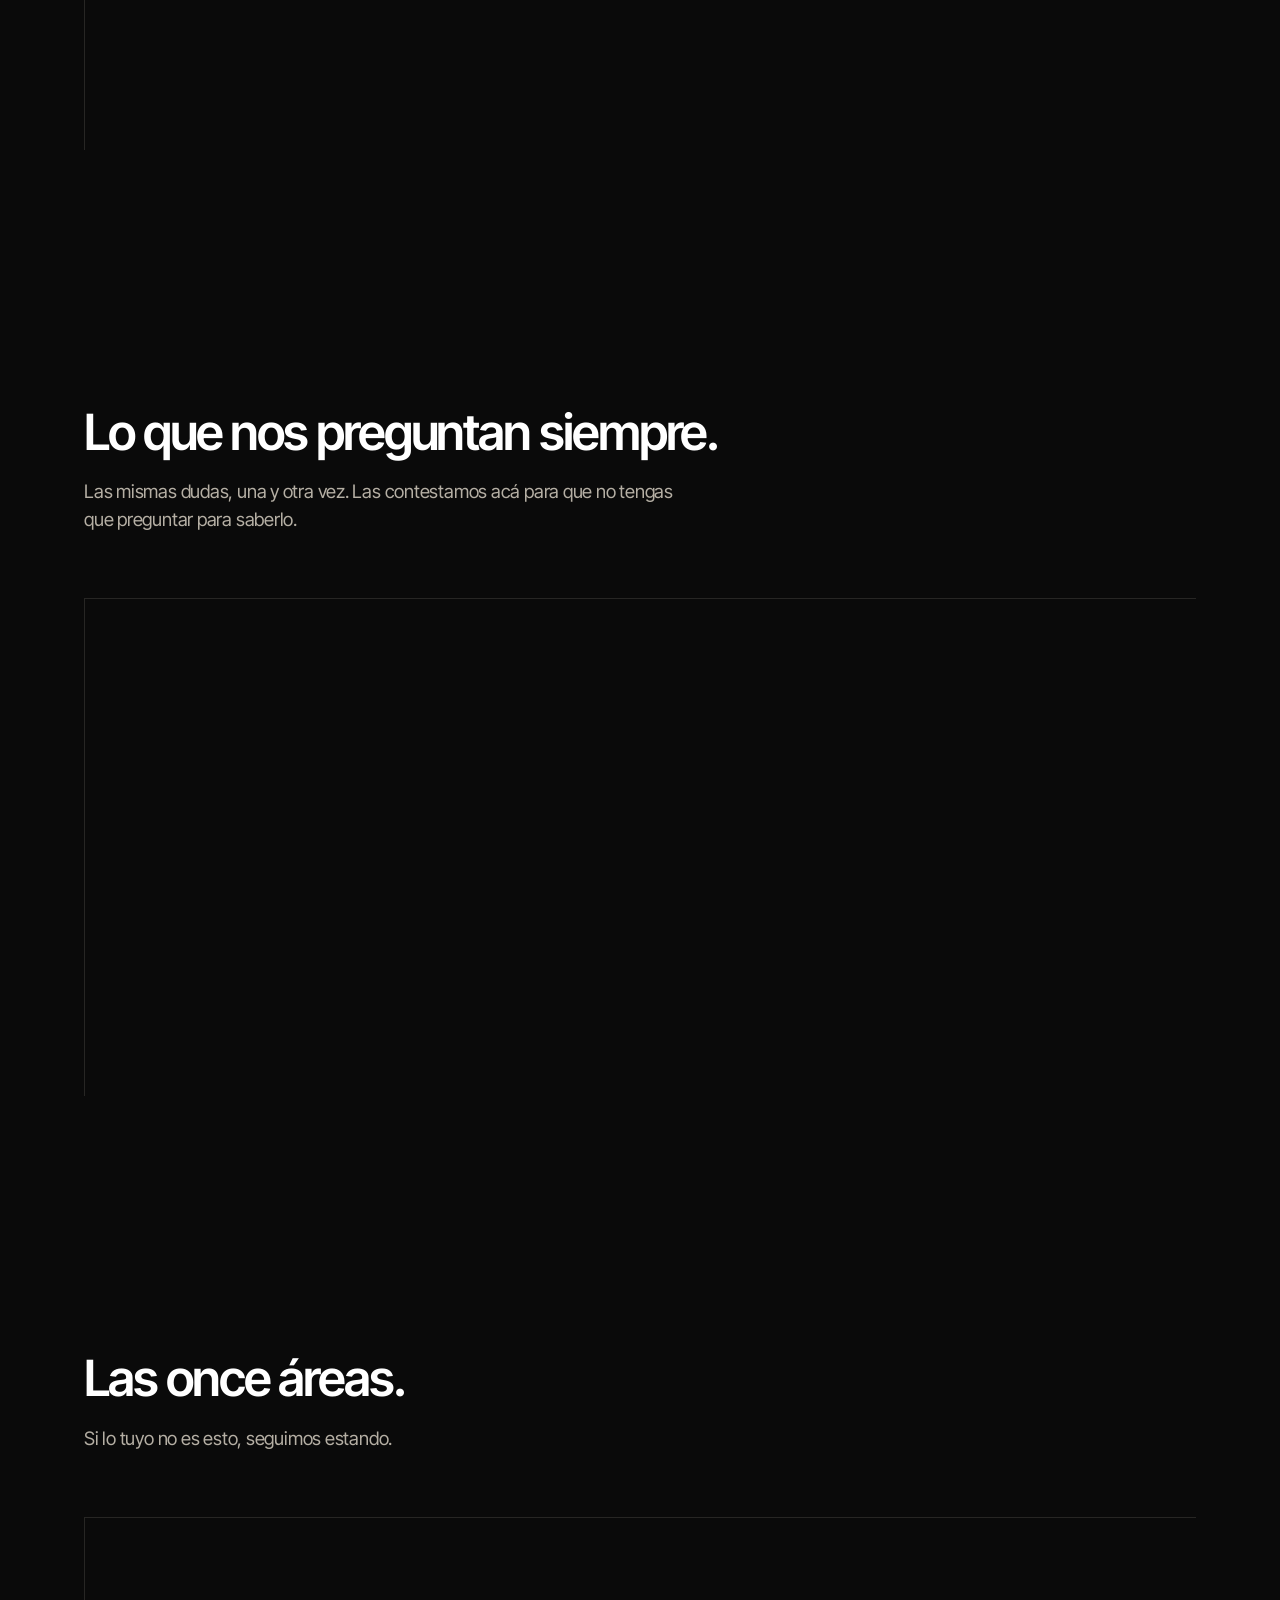
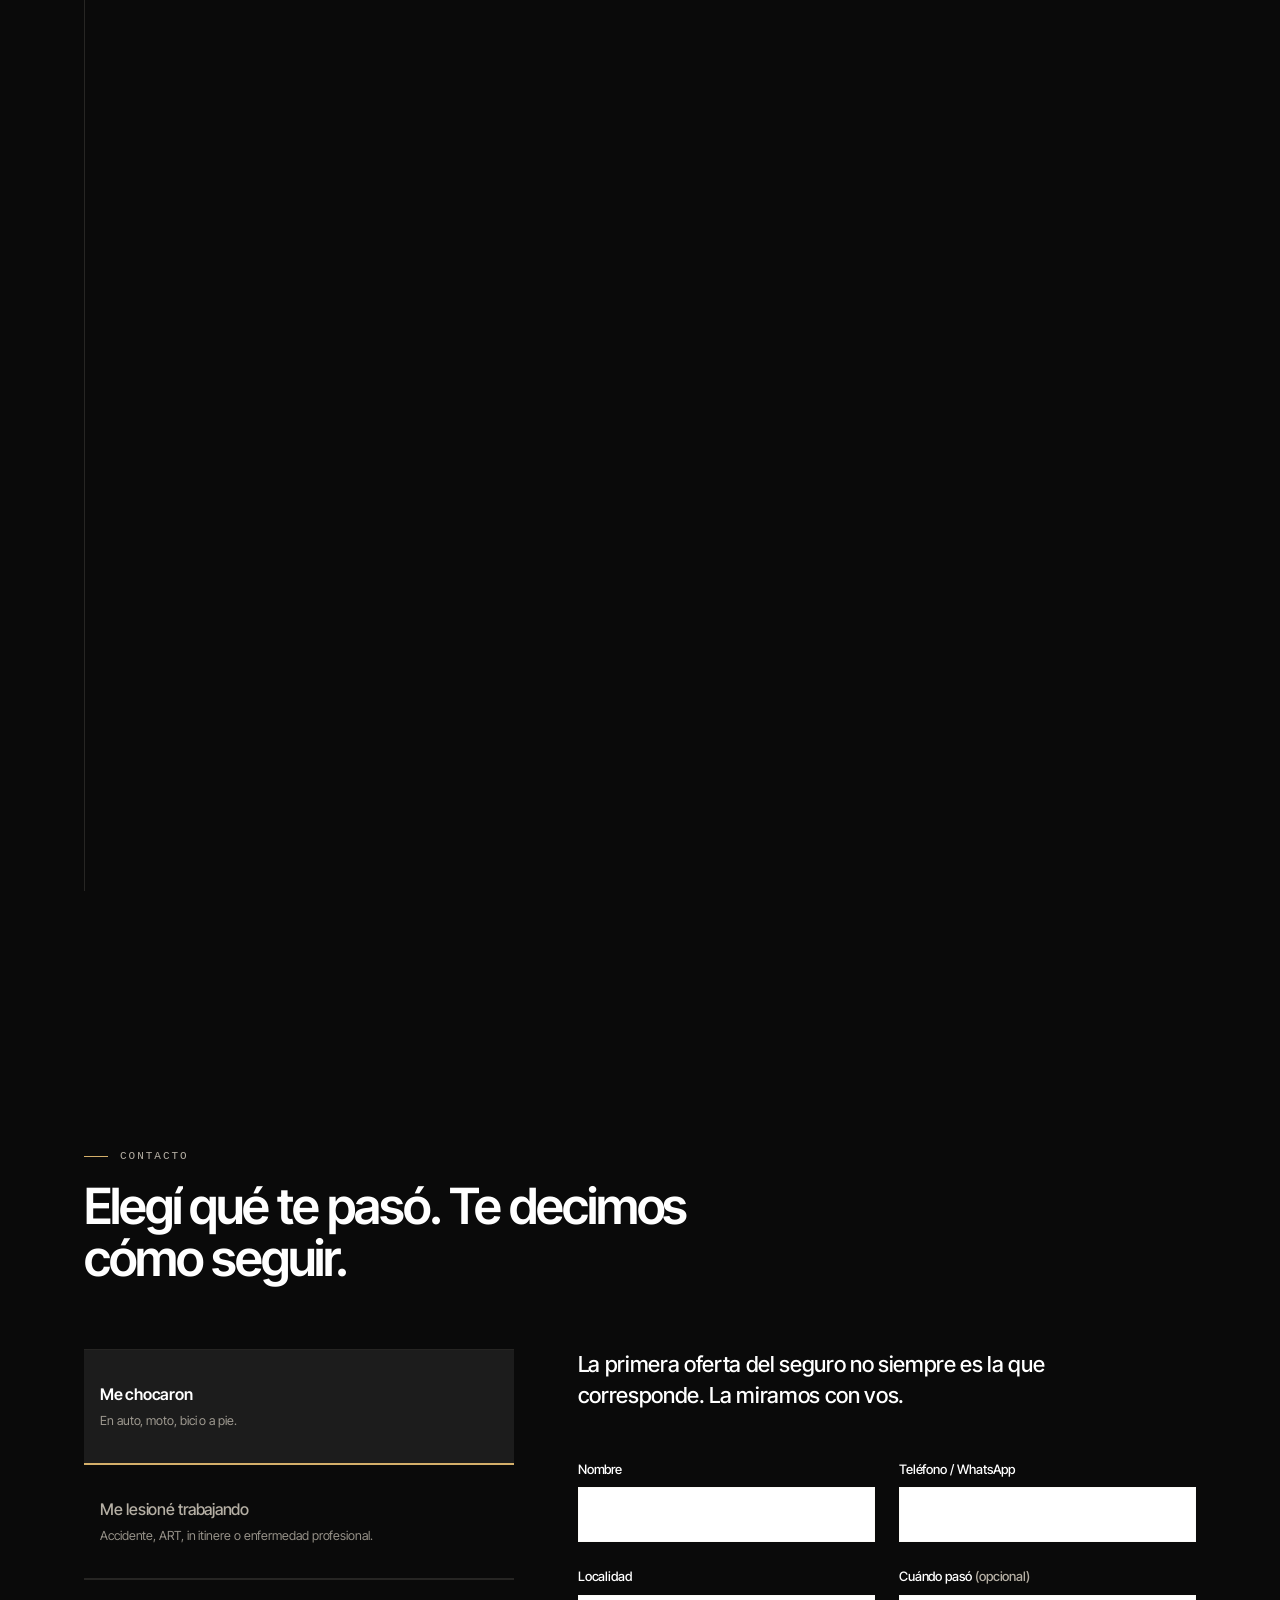
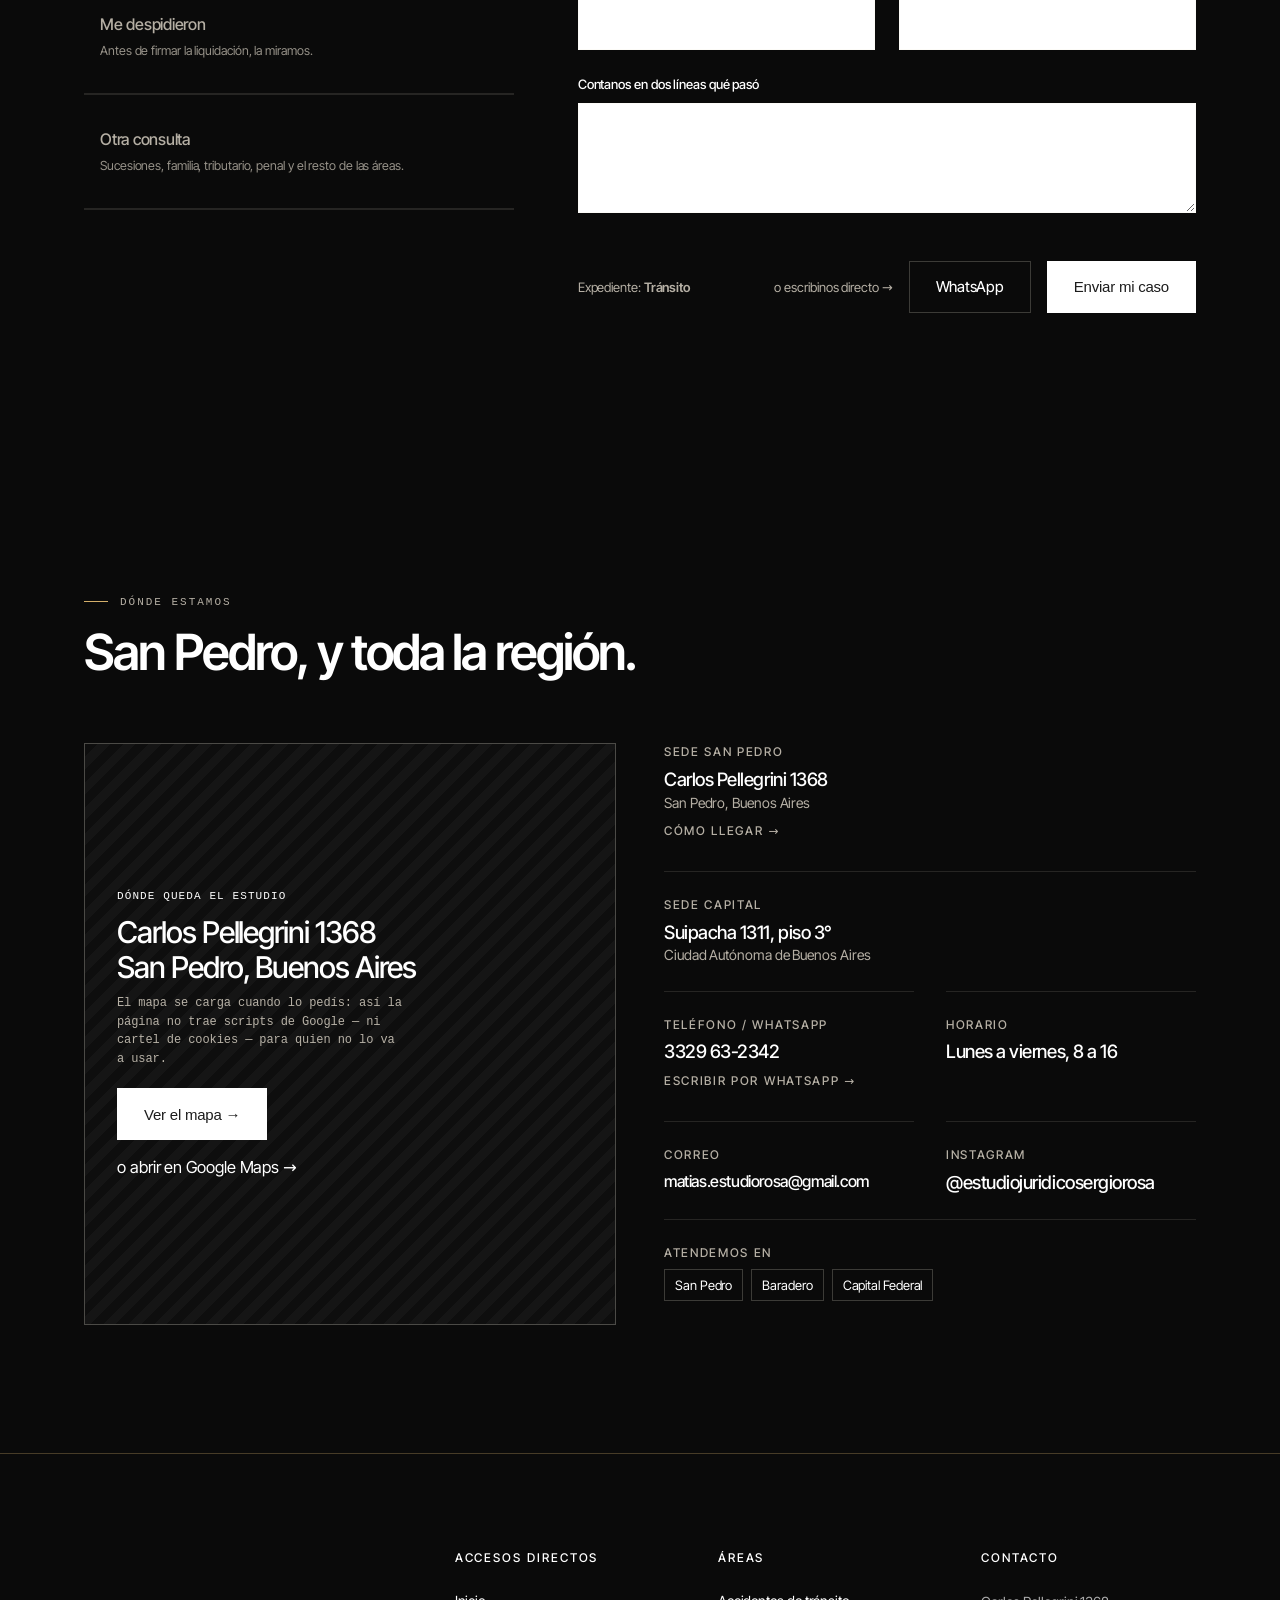
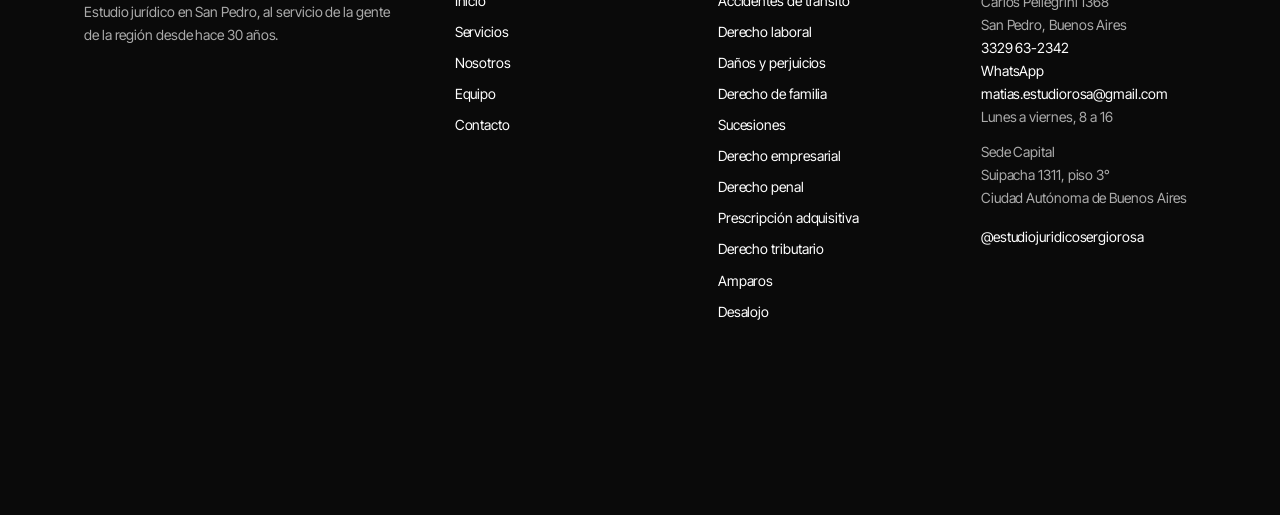
<file: accidentes-de-transito/index.html>
<!DOCTYPE html>
<html lang="es-AR">
<head>
<meta charset="utf-8">
<meta name="viewport" content="width=device-width, initial-scale=1">
<title>Abogados en accidentes de tránsito en San Pedro — Sergio Rosa y Asociados</title>
<meta name="description" content="Abogados de accidentes de tránsito en San Pedro. Autos, motos, peatones y bicis. Antes de aceptar la oferta de la aseguradora, dejanos revisarla.">

<!-- Inter e Inter Tight embebidas en base64 desde clientes/sergio-rosa/entregables/
     inter.b64 e intertight.b64 (06-08 y 09-08). Cero CDN, igual que carrusel-base.html
     — BRIEF §A. Subset "latin" de Google Fonts, variable 400-900: cubre español
     (incluye Latin-1 Supplement, o sea tildes, ñ, ¿¡) sin cargar cirílico ni griego. -->


<link rel="stylesheet" href="../assets/estilos.css">
<style>
.pag-area .hero h1{font-size:clamp(34px,4.8vw,64px);line-height:1.05;max-width:18ch}
.pag-area .hero .lead{margin-top:var(--s4)}
</style>
</head>

<body class="sin-js telonando pag-area">

<!-- Barra de lectura. Vacía a propósito: el script le escribe --p en cada
     cuadro. Si el script no corre, queda una hairline invisible de 2px. -->
<b class="lectura" aria-hidden="true"><i></i></b>

<!-- 00 · TELÓN DE APERTURA — ver el bloque 01bis del <style> y telon() en el
     script. Vive fuera de <main> porque no es contenido: es la puerta. Las dos
     piezas van aria-hidden y sin nada enfocable adentro, así que para un lector
     de pantalla la página empieza en el header, como si el telón no existiera.
     La cuenta tampoco se anuncia: es un reloj, no información. -->
<div class="telon" id="telon" aria-hidden="true">
  <b class="telon__hoja"></b>
  <div class="telon__carga"><b class="telon__n" id="telonN">00</b><span class="telon__pc">%</span></div>
  <b class="telon__barra"><i></i></b>
</div>
<!-- El símbolo va SUELTO, hermano del telón y no hijo: es lo único que no sube
     con la hoja — se queda y viaja hasta el logo del header. -->
<div class="telon__sim" id="telonSim" aria-hidden="true"><svg viewBox="0 0 457 400" aria-hidden="true" focusable="false"><g transform="matrix(1,0,0,1,-3923.354078,-158.025554)"><g transform="matrix(0.356776,0,0,0.555556,3448.841753,158.025554)"><g transform="matrix(2.802878,0,0,1.8,1236.584161,35.594531)"><path d="M258.048,99.5C258.078,93.491 257.628,93.314 258.483,92.484C259.584,91.413 307.264,91.829 316.451,92.914C346.125,96.418 371.962,115.927 376.005,146.579C381.258,186.409 351.3,201.871 351.451,203.509C351.551,204.592 377.373,219.098 377.834,258.494C377.932,266.887 378.706,272.646 375.508,272.681C372.946,272.709 349.258,272.97 343.488,272.68C340.162,272.513 341.296,265.444 341.23,260.502C340.918,237.223 325.502,214.862 291.483,221.414C245.831,230.206 252.517,272.878 191.5,272.678C142.924,272.519 142.022,273.547 141.359,271.555C140.894,270.159 141.195,242.054 141.222,239.489C141.257,236.24 143.247,237.23 187.5,237.123C238.66,236.998 238.598,201.641 278.624,188.931C294.86,183.775 333.405,190.224 339.122,164.405C347.506,126.538 299.865,124.809 295.595,126.717C293.698,127.566 294.889,152.628 294.604,177.504C294.561,181.219 289.948,179.3 278.487,182.455C263.169,186.672 257.847,193.965 257.923,189.47C258.05,182.019 258.049,182.032 258.048,99.5Z" style="fill:#FFFFFF"></path><path d="M182.438,93.039C187.383,92.597 206.771,90.863 244.482,91.919C247.77,92.011 246.756,99.046 246.755,106.5C246.752,124.997 247.821,127.551 243.501,127.556C197.184,127.608 179.642,124.742 176.884,140.578C172.396,166.348 208.242,162.283 231.679,180.225C233.549,181.657 235.34,183.229 237.025,184.967C242.688,190.808 246.248,198.343 246.216,199.541C246.134,202.605 211.42,232.283 212.926,224.536C218.326,196.763 179.887,203.649 154.678,180.305C131.675,159.004 131.346,102.297 182.438,93.039Z" style="fill:#FFFFFF"></path><path d="M258.034,264.501C257.982,260.584 257.538,249.121 258.766,247.705C271.79,232.69 287.699,228.707 290.606,227.979C295.001,226.878 294.602,229.029 294.603,233.499C294.609,271.275 294.875,272.562 292.515,272.671C292.154,272.687 260.01,272.682 259.467,272.653C257.344,272.538 258.03,266.775 258.034,264.501Z" style="fill:#FFFFFF"></path></g></g></g></svg></div>

<!-- 01 · HEADER -->
<header class="head" id="inicio">
  <div class="env head__in">
    <a class="marca" href="../index.html" aria-label="Sergio Rosa y Asociados — inicio">
      <svg viewBox="0 0 457 400" aria-hidden="true" focusable="false"><g transform="matrix(1,0,0,1,-3923.354078,-158.025554)"><g transform="matrix(0.356776,0,0,0.555556,3448.841753,158.025554)"><g transform="matrix(2.802878,0,0,1.8,1236.584161,35.594531)"><path d="M258.048,99.5C258.078,93.491 257.628,93.314 258.483,92.484C259.584,91.413 307.264,91.829 316.451,92.914C346.125,96.418 371.962,115.927 376.005,146.579C381.258,186.409 351.3,201.871 351.451,203.509C351.551,204.592 377.373,219.098 377.834,258.494C377.932,266.887 378.706,272.646 375.508,272.681C372.946,272.709 349.258,272.97 343.488,272.68C340.162,272.513 341.296,265.444 341.23,260.502C340.918,237.223 325.502,214.862 291.483,221.414C245.831,230.206 252.517,272.878 191.5,272.678C142.924,272.519 142.022,273.547 141.359,271.555C140.894,270.159 141.195,242.054 141.222,239.489C141.257,236.24 143.247,237.23 187.5,237.123C238.66,236.998 238.598,201.641 278.624,188.931C294.86,183.775 333.405,190.224 339.122,164.405C347.506,126.538 299.865,124.809 295.595,126.717C293.698,127.566 294.889,152.628 294.604,177.504C294.561,181.219 289.948,179.3 278.487,182.455C263.169,186.672 257.847,193.965 257.923,189.47C258.05,182.019 258.049,182.032 258.048,99.5Z" style="fill:#1C1C1C"></path><path d="M182.438,93.039C187.383,92.597 206.771,90.863 244.482,91.919C247.77,92.011 246.756,99.046 246.755,106.5C246.752,124.997 247.821,127.551 243.501,127.556C197.184,127.608 179.642,124.742 176.884,140.578C172.396,166.348 208.242,162.283 231.679,180.225C233.549,181.657 235.34,183.229 237.025,184.967C242.688,190.808 246.248,198.343 246.216,199.541C246.134,202.605 211.42,232.283 212.926,224.536C218.326,196.763 179.887,203.649 154.678,180.305C131.675,159.004 131.346,102.297 182.438,93.039Z" style="fill:#1C1C1C"></path><path d="M258.034,264.501C257.982,260.584 257.538,249.121 258.766,247.705C271.79,232.69 287.699,228.707 290.606,227.979C295.001,226.878 294.602,229.029 294.603,233.499C294.609,271.275 294.875,272.562 292.515,272.671C292.154,272.687 260.01,272.682 259.467,272.653C257.344,272.538 258.03,266.775 258.034,264.501Z" style="fill:#1C1C1C"></path></g></g></g></svg>
      <span class="marca__txt"><b>Sergio Rosa y Asociados</b><span>Estudio Jurídico</span></span>
    </a>
    <nav class="nav" aria-label="Principal">
      <a href="../index.html"><span class="barre">Inicio</span></a>
      <a href="../index.html#servicios"><span class="barre">Servicios</span></a>
      <a href="../index.html#nosotros"><span class="barre">Nosotros</span></a>
      <a href="../index.html#equipo"><span class="barre">Equipo</span></a>
      <a href="#contacto"><span class="barre">Contacto</span></a>
    </nav>
    <button class="head__menu" id="abrir" aria-label="Abrir menú" aria-expanded="false"><b></b><b></b><b></b></button>
    <a class="btn" href="https://wa.me/5493329632342?text=Hola%20Sergio%2C%20c%C3%B3mo%20est%C3%A1s%3F%20Necesito%20ayuda%20con%20mi%20situaci%C3%B3n%2C%20en%20el%20pr%C3%B3ximo%20mensaje%20te%20cuento%20m%C3%A1s." target="_blank" rel="noopener" aria-label="Escribinos por WhatsApp">
      <svg class="btn__ic" viewBox="0 0 24 24" aria-hidden="true" focusable="false"><path d="M12 2C6.48 2 2 6.48 2 12c0 1.85.5 3.58 1.36 5.07L2 22l5.05-1.33A9.94 9.94 0 0 0 12 22c5.52 0 10-4.48 10-10S17.52 2 12 2zm0 18.15c-1.6 0-3.1-.44-4.38-1.2l-.31-.19-3.05.8.81-2.97-.2-.31A8.15 8.15 0 1 1 20.15 12 8.16 8.16 0 0 1 12 20.15zm4.52-6.1c-.25-.12-1.47-.72-1.7-.81-.23-.08-.39-.12-.56.12-.17.25-.64.81-.78.97-.14.17-.29.19-.54.06-.25-.12-1.04-.38-1.99-1.22-.74-.65-1.23-1.46-1.38-1.71-.14-.25-.02-.38.11-.51.11-.11.25-.29.37-.43.12-.14.16-.25.25-.41.08-.17.04-.31-.02-.43-.06-.12-.56-1.35-.77-1.85-.2-.48-.41-.42-.56-.43h-.48c-.17 0-.43.06-.66.31-.23.25-.86.84-.86 2.04 0 1.2.88 2.37 1 2.53.12.17 1.73 2.64 4.2 3.7.59.25 1.05.4 1.41.51.59.19 1.13.16 1.56.1.48-.07 1.47-.6 1.68-1.18.21-.58.21-1.08.14-1.18-.06-.11-.23-.17-.48-.29z"/></svg>
      <span class="btn__txt">Escribinos por WhatsApp</span>
    </a>
  </div>
</header>

<div class="panel" id="panel" aria-hidden="true">
  <button id="cerrar" aria-label="Cerrar menú">✕</button>
  <a href="../index.html">Inicio</a>
  <a href="../index.html#servicios">Servicios</a>
  <a href="../index.html#nosotros">Nosotros</a>
  <a href="../index.html#equipo">Equipo</a>
  <a href="#contacto">Contacto</a>
</div>

<main>
<section class="hero sec--dark">
    <div class="hero__foto"><img src="../assets/img/sergio-rosa-abogado-san-pedro.webp" fetchpriority="high" alt="Dr. Sergio Rosa" width="1600" height="1067"></div>
    <div class="env">
      <h1 data-anim data-no-split>Si te chocaron en San Pedro</h1>

      <!-- Doce situaciones, una por área de práctica. El ORDEN es el del
           bloque 04 de acá abajo: volumen real de consulta, tránsito y
           laboral primero. La palabra frena el scroll; el área evita que
           "negaron" o "intimaron" queden colgadas sin sujeto. -->
      <div class="hero__meta" aria-hidden="true" data-anim>
        <b class="hero__prog"></b>
        <span class="hero__area"><span class="hero__areavia"><span>Accidentes de tránsito</span></span></span>
      </div>

      <!-- La bajada del hero dice, desde el 18-08 y a pedido del cliente, lo que
           el estudio considera lo más importante de todo: qué hace con lo que le
           traés. Reemplaza a la de trayectoria + honorarios.
           Los dos <strong> no cambian de color: cambian de peso, 400 → 600.
           ⚠️ Lo que se fue con la bajada vieja: "recién entonces hablamos de
           honorarios", que era el reemplazo aprobado del §D-1 de "gratis". Los
           treinta años y las tres ciudades NO se perdieron — siguen en la cinta
           de acá abajo, en nosotros, en equipo y en el pie. La página vuelve a
           no decir en ninguna parte cómo se cobra. -->
      <p class="lead" data-anim>Autos, motos, peatones y bicis. <strong>Antes de aceptar la oferta de la aseguradora, dejanos revisarla.</strong> Atendemos en San Pedro, Baradero y Capital Federal.</p>

      <div class="hero__cta" data-anim>
        <a class="btn" href="https://wa.me/5493329632342?text=Hola%20Sergio%2C%20c%C3%B3mo%20est%C3%A1s%3F%20Necesito%20ayuda%20con%20mi%20situaci%C3%B3n%2C%20en%20el%20pr%C3%B3ximo%20mensaje%20te%20cuento%20m%C3%A1s." target="_blank" rel="noopener">Contanos qué te pasó</a>
        <a class="btn btn--gh" href="#situaciones">Ver qué entra en el área</a>
      </div>

      <a class="hero__baja" href="#situaciones" data-anim>
        <span class="hero__bajaT">Seguí bajando</span>
        <b class="hero__bajaL" aria-hidden="true"></b>
      </a>

      <!-- 03 · CONTADOR — pasó de tres fichas con count-up a esta cinta.
           Mismos datos (§1 del BRIEF), aria-hidden porque los mismos números
           están en texto accesible en nosotros, equipo, contacto y pie. -->
      <div class="hero__cinta" aria-hidden="true" data-anim>
        <div class="hero__pista">
          <div class="hero__set"><span class="hero__dato"><b>30 años</b> en la zona</span><span class="hero__dato"><b>San Pedro</b></span><span class="hero__dato"><b>Baradero</b></span><span class="hero__dato"><b>Capital Federal</b></span><span class="hero__dato">Lunes a viernes, <b>8 a 16 hs</b></span><span class="hero__dato"><b>11 áreas</b> de práctica</span><span class="hero__dato">Carlos Pellegrini <b>1368</b></span><span class="hero__dato">Suipacha <b>1311</b>, CABA</span></div>
          <div class="hero__set"><span class="hero__dato"><b>30 años</b> en la zona</span><span class="hero__dato"><b>San Pedro</b></span><span class="hero__dato"><b>Baradero</b></span><span class="hero__dato"><b>Capital Federal</b></span><span class="hero__dato">Lunes a viernes, <b>8 a 16 hs</b></span><span class="hero__dato"><b>11 áreas</b> de práctica</span><span class="hero__dato">Carlos Pellegrini <b>1368</b></span><span class="hero__dato">Suipacha <b>1311</b>, CABA</span></div>
        </div>
      </div>
    </div>
  </section>

  <section class="sec sec--dark" id="situaciones">
    <div class="env">
      <h2 data-anim style="margin:0 0 20px;max-width:22ch">Accidentes de tránsito en San Pedro.</h2>
      <p class="lead" data-anim>Si te pasó algo de esto, es acá. Y si no lo ves en la lista, contanos igual: la consulta no empieza por el nombre del área.</p>
      <div class="srv srvN">
          <a class="srv__c" href="#contacto" data-motivo="choque" data-anim="cortina">
            <div class="srv__b">
              <span class="srv__n">01</span>
              <h3>Choque en auto</h3>
              <p>Como conductor o como acompañante, hayas tenido o no la culpa del hecho.</p>
            </div>
            <span class="srv__mas">Consultá por esto <i>→</i></span>
          </a>
          <a class="srv__c" href="#contacto" data-motivo="choque" data-anim="cortina">
            <div class="srv__b">
              <span class="srv__n">02</span>
              <h3>Accidente en moto</h3>
              <p>El caso más frecuente de la zona, y el que peor suelen liquidar las aseguradoras.</p>
            </div>
            <span class="srv__mas">Consultá por esto <i>→</i></span>
          </a>
          <a class="srv__c" href="#contacto" data-motivo="choque" data-anim="cortina">
            <div class="srv__b">
              <span class="srv__n">03</span>
              <h3>Peatón atropellado</h3>
              <p>En la vía pública, en la vereda o cruzando la calle.</p>
            </div>
            <span class="srv__mas">Consultá por esto <i>→</i></span>
          </a>
          <a class="srv__c" href="#contacto" data-motivo="choque" data-anim="cortina">
            <div class="srv__b">
              <span class="srv__n">04</span>
              <h3>Ciclista</h3>
              <p>Bicicletas y monopatines, en calle o en ciclovía.</p>
            </div>
            <span class="srv__mas">Consultá por esto <i>→</i></span>
          </a>
          <a class="srv__c" href="#contacto" data-motivo="trabajo" data-anim="cortina">
            <div class="srv__b">
              <span class="srv__n">05</span>
              <h3>Choque yendo al trabajo</h3>
              <p>El accidente in itinere abre dos vías de reclamo a la vez. Lo miramos junto con laboral.</p>
            </div>
            <span class="srv__mas">Consultá por esto <i>→</i></span>
          </a>
          <a class="srv__c" href="#contacto" data-motivo="choque" data-anim="cortina">
            <div class="srv__b">
              <span class="srv__n">06</span>
              <h3>El otro no tenía seguro</h3>
              <p>Sigue habiendo reclamo. Cambia contra quién se dirige y cómo se cobra.</p>
            </div>
            <span class="srv__mas">Consultá por esto <i>→</i></span>
          </a>
        </div>
    </div>
  </section>


  <section class="sec sec--dark" id="preguntas">
    <div class="env">
      <h2 data-anim style="margin:0 0 20px;max-width:22ch">Lo que nos preguntan siempre.</h2>
      <p class="lead" data-anim>Las mismas dudas, una y otra vez. Las contestamos acá para que no tengas que preguntar para saberlo.</p>
      <div class="srv srvN">
          <a class="srv__c" href="#contacto" data-motivo="choque" data-anim="cortina">
            <div class="srv__b">
              <span class="srv__n">01</span>
              <h3>Me ofrecieron un arreglo, ¿lo acepto?</h3>
              <p>La primera oferta de una aseguradora es una propuesta de cierre: una vez aceptada, el reclamo se termina. Traenos la oferta antes de firmar.</p>
            </div>
            <span class="srv__mas">Contanos tu caso <i>→</i></span>
          </a>
          <a class="srv__c" href="#contacto" data-motivo="choque" data-anim="cortina">
            <div class="srv__b">
              <span class="srv__n">02</span>
              <h3>¿Cuánto tarda un reclamo?</h3>
              <p>Depende de si se cierra por acuerdo o hay que llegar a juicio, y del juzgado que toque. En la primera charla te damos un plazo estimado para tu caso.</p>
            </div>
            <span class="srv__mas">Contanos tu caso <i>→</i></span>
          </a>
          <a class="srv__c" href="#contacto" data-motivo="choque" data-anim="cortina">
            <div class="srv__b">
              <span class="srv__n">03</span>
              <h3>No hice la denuncia policial</h3>
              <p>Se puede reclamar igual. Sirven las fotos del lugar, los testigos, la atención médica y los presupuestos del arreglo.</p>
            </div>
            <span class="srv__mas">Contanos tu caso <i>→</i></span>
          </a>
          <a class="srv__c" href="#contacto" data-motivo="choque" data-anim="cortina">
            <div class="srv__b">
              <span class="srv__n">04</span>
              <h3>El que me chocó no tenía seguro</h3>
              <p>Hay reclamo igual. Lo que cambia es contra quién se dirige y por qué vía se cobra. Conviene consultar temprano.</p>
            </div>
            <span class="srv__mas">Contanos tu caso <i>→</i></span>
          </a>
          <a class="srv__c" href="#contacto" data-motivo="choque" data-anim="cortina">
            <div class="srv__b">
              <span class="srv__n">05</span>
              <h3>Iba en moto sin casco</h3>
              <p>Puede discutirse cuánto influyó en las lesiones, pero no borra la responsabilidad de quien provocó el choque.</p>
            </div>
            <span class="srv__mas">Contanos tu caso <i>→</i></span>
          </a>
          <a class="srv__c" href="#contacto" data-motivo="choque" data-anim="cortina">
            <div class="srv__b">
              <span class="srv__n">06</span>
              <h3>¿Tengo que ir hasta San Pedro?</h3>
              <p>La primera charla puede ser por WhatsApp o por teléfono. El estudio está en Carlos Pellegrini 1368 y atendemos de lunes a viernes, de 8 a 16.</p>
            </div>
            <span class="srv__mas">Contanos tu caso <i>→</i></span>
          </a>
        </div>
    </div>
  </section>


  <section class="sec sec--dark" id="otras">
    <div class="env">
      <h2 data-anim style="margin:0 0 20px;max-width:22ch">Las once áreas.</h2>
      <p class="lead" data-anim>Si lo tuyo no es esto, seguimos estando.</p>
      <div class="srv srvN">
          <a class="srv__c" href="#situaciones" data-anim="cortina">
            <div class="srv__b">
              <span class="srv__n">01</span>
              <h3>Accidentes de tránsito</h3>
              <p>Autos, motos, peatones, bicis. Antes de aceptar la oferta de la aseguradora, dejanos revisarla.</p>
            </div>
            <span class="srv__mas">Estás en esta área <i>→</i></span>
          </a>
          <a class="srv__c" href="../derecho-laboral/index.html" data-anim="cortina">
            <div class="srv__b">
              <span class="srv__n">02</span>
              <h3>Derecho laboral</h3>
              <p>Despidos, accidentes de trabajo, enfermedades profesionales. Revisamos el alta o la liquidación antes de que firmes.</p>
            </div>
            <span class="srv__mas">Conocé más <i>→</i></span>
          </a>
          <a class="srv__c" href="../danos-y-perjuicios/index.html" data-anim="cortina">
            <div class="srv__b">
              <span class="srv__n">03</span>
              <h3>Daños y perjuicios</h3>
              <p>Reclamos y reparación cuando otro te causó un daño, dentro o fuera del tránsito.</p>
            </div>
            <span class="srv__mas">Conocé más <i>→</i></span>
          </a>
          <a class="srv__c" href="../derecho-de-familia/index.html" data-anim="cortina">
            <div class="srv__b">
              <span class="srv__n">04</span>
              <h3>Derecho de familia</h3>
              <p>Alimentos, cuidado personal, divorcio, filiación. Te acompañamos en cada etapa del trámite.</p>
            </div>
            <span class="srv__mas">Conocé más <i>→</i></span>
          </a>
          <a class="srv__c" href="../sucesiones/index.html" data-anim="cortina">
            <div class="srv__b">
              <span class="srv__n">05</span>
              <h3>Sucesiones</h3>
              <p>Herencias y particiones, resueltas con el mismo criterio y la misma cercanía de siempre.</p>
            </div>
            <span class="srv__mas">Conocé más <i>→</i></span>
          </a>
          <a class="srv__c" href="../derecho-empresarial/index.html" data-anim="cortina">
            <div class="srv__b">
              <span class="srv__n">06</span>
              <h3>Derecho empresarial</h3>
              <p>Asesoramiento a pymes de la región en la creación y estructura de su empresa.</p>
            </div>
            <span class="srv__mas">Conocé más <i>→</i></span>
          </a>
          <a class="srv__c" href="../derecho-penal/index.html" data-anim="cortina">
            <div class="srv__b">
              <span class="srv__n">07</span>
              <h3>Derecho penal</h3>
              <p>Defensa técnica a cargo del Dr. Matías Seery, especialista en la materia.</p>
            </div>
            <span class="srv__mas">Conocé más <i>→</i></span>
          </a>
          <a class="srv__c" href="../prescripcion-adquisitiva/index.html" data-anim="cortina">
            <div class="srv__b">
              <span class="srv__n">08</span>
              <h3>Prescripción adquisitiva</h3>
              <p>Usucapión de inmuebles, con el proceso explicado paso a paso.</p>
            </div>
            <span class="srv__mas">Conocé más <i>→</i></span>
          </a>
          <a class="srv__c" href="../derecho-tributario/index.html" data-anim="cortina">
            <div class="srv__b">
              <span class="srv__n">09</span>
              <h3>Derecho tributario</h3>
              <p>Defensa ante ARCA (ex AFIP) y ante el Tribunal Fiscal, a cargo del Dr. Sergio H Rosa.</p>
            </div>
            <span class="srv__mas">Conocé más <i>→</i></span>
          </a>
          <a class="srv__c" href="../amparos/index.html" data-anim="cortina">
            <div class="srv__b">
              <span class="srv__n">10</span>
              <h3>Amparos</h3>
              <p>Reclamos urgentes cuando un derecho está siendo vulnerado y no hay tiempo para el trámite ordinario.</p>
            </div>
            <span class="srv__mas">Conocé más <i>→</i></span>
          </a>
          <a class="srv__c" href="../desalojo/index.html" data-anim="cortina">
            <div class="srv__b">
              <span class="srv__n">11</span>
              <h3>Desalojo</h3>
              <p>Procesos de desalojo, ya sea que necesites recuperar tu inmueble o que te lo estén reclamando a vos.</p>
            </div>
            <span class="srv__mas">Conocé más <i>→</i></span>
          </a>
          <a class="srv__c srv__c--cta" href="#contacto" data-motivo="otra" data-anim="cortina">
            <div class="srv__b">
              <span class="srv__n">12</span>
              <h3>¿Lo tuyo no está en la lista?</h3>
              <p>Contanos igual qué te pasó. Son once áreas, pero la consulta no empieza por el nombre del área.</p>
            </div>
            <span class="srv__mas">Contanos tu caso <i>→</i></span>
          </a>
        </div>
    </div>
  </section>

<section class="sec sec--dark" id="contacto">
    <div class="env">
      <p class="kick" data-anim>Contacto</p>
      <h2 data-anim style="margin:16px 0 20px;max-width:20ch">Elegí qué te pasó. Te decimos cómo seguir.</h2>

      <!-- DESTINO: matias.estudiorosa@gmail.com. Sin servidor, el envío arma el mail con los datos
           del formulario y lo abre en el cliente de correo de la persona. Es el
           único destino posible en un archivo que abre con doble clic; si más
           adelante hay un servicio de formularios, se cambia sólo el submit. -->
      <!-- El movimiento pasó del <form> entero a sus dos mitades (12-08): las
           pestañas entran desde la izquierda y el panel desde la derecha, y el
           bloque se abre como una carpeta. Va en .leg__rail y no en .leg__col
           porque la columna es sticky y no se le cuelga un filtro encima. -->
      <form class="leg" id="form" novalidate>
        <div class="leg__col">
          <!-- Patrón ARIA de pestañas completo (14-08): cada tab con id para que
               el panel lo pueda nombrar, y un solo tabindex=0 en la seleccionada
               —el resto en -1— porque declarar role="tablist" es un contrato:
               quien usa lector de pantalla espera moverse con las flechas y que
               el grupo entero ocupe una sola parada de tabulación. Las flechas
               las cablea el <script> del final. -->
          <div class="leg__rail" role="tablist" aria-label="Qué te pasó" id="rail" data-anim="izq">
            <button class="leg__tab" role="tab" id="tab-choque" aria-selected="true" aria-controls="panel-contacto" tabindex="0" data-motivo="choque" type="button">
              <span>Me chocaron</span><i>En auto, moto, bici o a pie.</i>
            </button>
            <button class="leg__tab" role="tab" id="tab-trabajo" aria-selected="false" aria-controls="panel-contacto" tabindex="-1" data-motivo="trabajo" type="button">
              <span>Me lesioné trabajando</span><i>Accidente, ART, in itinere o enfermedad profesional.</i>
            </button>
            <button class="leg__tab" role="tab" id="tab-despido" aria-selected="false" aria-controls="panel-contacto" tabindex="-1" data-motivo="despido" type="button">
              <span>Me despidieron</span><i>Antes de firmar la liquidación, la miramos.</i>
            </button>
            <button class="leg__tab" role="tab" id="tab-otra" aria-selected="false" aria-controls="panel-contacto" tabindex="-1" data-motivo="otra" type="button">
              <span>Otra consulta</span><i>Sucesiones, familia, tributario, penal y el resto de las áreas.</i>
            </button>
          </div>
        </div>

        <div class="leg__panel" role="tabpanel" id="panel-contacto" aria-labelledby="tab-choque" data-anim="der">
          <p class="leg__voz" id="voz">La primera oferta del seguro no siempre es la que corresponde. La miramos con vos.</p>

          <!-- Nada de subir documentación, fotos del accidente ni datos del
               expediente: son datos sensibles y el formulario no es el lugar. -->
          <div class="campos" style="margin-top:var(--s5)">
            <div class="campo">
              <label for="nombre">Nombre</label>
              <input id="nombre" name="nombre" type="text" autocomplete="name" required>
            </div>
            <div class="campo">
              <label for="tel">Teléfono / WhatsApp</label>
              <input id="tel" name="tel" type="tel" inputmode="tel" autocomplete="tel" required>
            </div>
            <div class="campo">
              <label for="loc">Localidad</label>
              <input id="loc" name="localidad" type="text" autocomplete="address-level2">
            </div>
            <div class="campo">
              <label for="cuando">Cuándo pasó <i>(opcional)</i></label>
              <input id="cuando" name="cuando" type="text">
            </div>
            <div class="campo campo--full">
              <label for="detalle">Contanos en dos líneas qué pasó</label>
              <textarea id="detalle" name="detalle"></textarea>
            </div>
          </div>

          <div class="form__pie">
            <span class="form__nota" style="margin:0">Expediente: <b class="leg__tag" id="voz-tag">Tránsito</b></span>
            <div class="form__der">
              <span class="form__o">o escribinos directo →</span>
              <a class="btn btn--gh" href="https://wa.me/5493329632342?text=Hola%20Sergio%2C%20c%C3%B3mo%20est%C3%A1s%3F%20Necesito%20ayuda%20con%20mi%20situaci%C3%B3n%2C%20en%20el%20pr%C3%B3ximo%20mensaje%20te%20cuento%20m%C3%A1s." target="_blank" rel="noopener">WhatsApp</a>
              <button class="btn form__env" type="submit">Enviar mi caso</button>
            </div>
          </div>
          <p class="form__nota" id="aviso" role="status"></p>
        </div>

        <input type="hidden" name="motivo" id="motivo-real" value="choque">
      </form>

      <!-- Reemplaza al formulario en el mismo lugar, sin que la página salte.
           El texto es el decidido en el BRIEF: pregunta que desafía arriba,
           "Caso aceptado." abajo. -->
      <div class="listo oculto" id="listo" role="status">
        <p class="paso__t" style="margin:0">Confirmación</p>
        <h3>Caso aceptado.</h3>
        <p>Te escribimos por WhatsApp para contarte si hay caso. Atendemos de lunes a viernes, de 8 a 16.</p>
        <p class="hueco__d" style="margin-top:20px">Se abre tu correo con la consulta armada. Si no se abrió, escribinos a <a href="mailto:matias.estudiorosa@gmail.com">matias.estudiorosa@gmail.com</a> o llamá al <a href="tel:+543329632342">3329 63-2342</a>.</p>
      </div>
    </div>
  </section>
<section class="sec sec--dark" id="donde">
    <div class="env">
      <p class="kick" data-anim>Dónde estamos</p>
      <h2 data-anim style="margin-top:16px;max-width:20ch">San Pedro, y toda la región.</h2>
      <div class="mapa-grid">
        <!-- El embed de Google carga scripts y arrastra cartel de cookies.
             Va una imagen del mapa embebida en el archivo, con link a Google Maps:
             cero scripts, cero cartel, un clic más. -->
        <div class="mapa" id="mapa" data-anim="izq">
          <div class="mapa__pre">
            <p class="hueco__t">Dónde queda el estudio</p>
            <h3>Carlos Pellegrini 1368<br>San Pedro, Buenos Aires</h3>
            <p class="hueco__d" style="max-width:40ch">El mapa se carga cuando lo pedís: así la página no trae scripts de Google — ni cartel de cookies — para quien no lo va a usar.</p>
            <button class="btn" type="button" id="mapa-load">Ver el mapa →</button>
            <p style="margin-top:4px"><a href="https://maps.app.goo.gl/MZXgna2a5sL994fv5" target="_blank" rel="noopener"><span class="barre">o abrir en Google Maps →</span></a></p>
          </div>
        </div>
        <div class="ficha" data-anim="der">
          <div class="f-full"><span>Sede San Pedro</span><h3>Carlos Pellegrini 1368</h3><p>San Pedro, Buenos Aires</p>
            <p style="margin-top:8px"><a href="https://maps.app.goo.gl/MZXgna2a5sL994fv5" target="_blank" rel="noopener"><span class="barre">Cómo llegar →</span></a></p></div>
          <div class="f-full"><span>Sede Capital</span><h3>Suipacha 1311, piso 3°</h3><p>Ciudad Autónoma de Buenos Aires</p></div>
          <div><span>Teléfono / WhatsApp</span><h3><a href="tel:+543329632342">3329 63-2342</a></h3>
            <p style="margin-top:8px"><a href="https://wa.me/5493329632342?text=Hola%20Sergio%2C%20c%C3%B3mo%20est%C3%A1s%3F%20Necesito%20ayuda%20con%20mi%20situaci%C3%B3n%2C%20en%20el%20pr%C3%B3ximo%20mensaje%20te%20cuento%20m%C3%A1s." target="_blank" rel="noopener"><span class="barre">Escribir por WhatsApp →</span></a></p></div>
          <div><span>Horario</span><h3>Lunes a viernes, 8 a 16</h3></div>
          <div><span>Correo</span><h3 style="font-size:16px"><a href="mailto:matias.estudiorosa@gmail.com">matias.estudiorosa@gmail.com</a></h3></div>
          <!-- Handle cerrado el 2026-08-07: @estudiojuridicosergiorosa.
               Se cambió antes de que la cuenta tuviera volumen — con un solo post
               publicado era el momento más barato y no vuelve. -->
          <div><span>Instagram</span><h3><a href="https://instagram.com/estudiojuridicosergiorosa" target="_blank" rel="noopener">@estudiojuridicosergiorosa</a></h3></div>
          <div class="f-full"><span>Atendemos en</span>
            <div class="pills"><i>San Pedro</i><i>Baradero</i><i>Capital Federal</i></div></div>
        </div>
      </div>
    </div>
  </section>
</main>

<!-- 10 · FOOTER -->
<footer class="foot">
  <div class="env">
    <div class="foot__grid">
      <div data-anim>
        <a class="marca" href="#inicio">
          <svg viewBox="0 0 457 400" aria-hidden="true" focusable="false"><g transform="matrix(1,0,0,1,-3923.354078,-158.025554)"><g transform="matrix(0.356776,0,0,0.555556,3448.841753,158.025554)"><g transform="matrix(2.802878,0,0,1.8,1236.584161,35.594531)"><path d="M258.048,99.5C258.078,93.491 257.628,93.314 258.483,92.484C259.584,91.413 307.264,91.829 316.451,92.914C346.125,96.418 371.962,115.927 376.005,146.579C381.258,186.409 351.3,201.871 351.451,203.509C351.551,204.592 377.373,219.098 377.834,258.494C377.932,266.887 378.706,272.646 375.508,272.681C372.946,272.709 349.258,272.97 343.488,272.68C340.162,272.513 341.296,265.444 341.23,260.502C340.918,237.223 325.502,214.862 291.483,221.414C245.831,230.206 252.517,272.878 191.5,272.678C142.924,272.519 142.022,273.547 141.359,271.555C140.894,270.159 141.195,242.054 141.222,239.489C141.257,236.24 143.247,237.23 187.5,237.123C238.66,236.998 238.598,201.641 278.624,188.931C294.86,183.775 333.405,190.224 339.122,164.405C347.506,126.538 299.865,124.809 295.595,126.717C293.698,127.566 294.889,152.628 294.604,177.504C294.561,181.219 289.948,179.3 278.487,182.455C263.169,186.672 257.847,193.965 257.923,189.47C258.05,182.019 258.049,182.032 258.048,99.5Z"></path><path d="M182.438,93.039C187.383,92.597 206.771,90.863 244.482,91.919C247.77,92.011 246.756,99.046 246.755,106.5C246.752,124.997 247.821,127.551 243.501,127.556C197.184,127.608 179.642,124.742 176.884,140.578C172.396,166.348 208.242,162.283 231.679,180.225C233.549,181.657 235.34,183.229 237.025,184.967C242.688,190.808 246.248,198.343 246.216,199.541C246.134,202.605 211.42,232.283 212.926,224.536C218.326,196.763 179.887,203.649 154.678,180.305C131.675,159.004 131.346,102.297 182.438,93.039Z"></path><path d="M258.034,264.501C257.982,260.584 257.538,249.121 258.766,247.705C271.79,232.69 287.699,228.707 290.606,227.979C295.001,226.878 294.602,229.029 294.603,233.499C294.609,271.275 294.875,272.562 292.515,272.671C292.154,272.687 260.01,272.682 259.467,272.653C257.344,272.538 258.03,266.775 258.034,264.501Z"></path></g></g></g></svg>
          <span class="marca__txt"><b>Sergio Rosa y Asociados</b><span>Estudio Jurídico</span></span>
        </a>
        <p style="margin-top:20px">Estudio jurídico en San Pedro, al servicio de la gente de la región desde hace 30 años.</p>
      </div>
      <div data-anim>
        <h3>Accesos directos</h3>
        <ul>
          <li><a href="#inicio">Inicio</a></li>
          <li><a href="#servicios">Servicios</a></li>
          <li><a href="#nosotros">Nosotros</a></li>
          <li><a href="#equipo">Equipo</a></li>
          <li><a href="#contacto">Contacto</a></li>
        </ul>
      </div>
      <div data-anim>
        <h3>Áreas</h3>
        <ul>
          <li><a href="../accidentes-de-transito/index.html">Accidentes de tránsito</a></li>
          <li><a href="../derecho-laboral/index.html">Derecho laboral</a></li>
          <li><a href="../danos-y-perjuicios/index.html">Daños y perjuicios</a></li>
          <li><a href="../derecho-de-familia/index.html">Derecho de familia</a></li>
          <li><a href="../sucesiones/index.html">Sucesiones</a></li>
          <li><a href="../derecho-empresarial/index.html">Derecho empresarial</a></li>
          <li><a href="../derecho-penal/index.html">Derecho penal</a></li>
          <li><a href="../prescripcion-adquisitiva/index.html">Prescripción adquisitiva</a></li>
          <li><a href="../derecho-tributario/index.html">Derecho tributario</a></li>
          <li><a href="../amparos/index.html">Amparos</a></li>
          <li><a href="../desalojo/index.html">Desalojo</a></li>
        </ul>
      </div>
      <div data-anim>
        <h3>Contacto</h3>
        <p>Carlos Pellegrini 1368<br>San Pedro, Buenos Aires<br><a href="tel:+543329632342">3329 63-2342</a><br><a href="https://wa.me/5493329632342?text=Hola%20Sergio%2C%20c%C3%B3mo%20est%C3%A1s%3F%20Necesito%20ayuda%20con%20mi%20situaci%C3%B3n%2C%20en%20el%20pr%C3%B3ximo%20mensaje%20te%20cuento%20m%C3%A1s." target="_blank" rel="noopener">WhatsApp</a><br><a href="mailto:matias.estudiorosa@gmail.com">matias.estudiorosa@gmail.com</a><br>Lunes a viernes, 8 a 16</p>
        <p style="margin-top:12px">Sede Capital<br>Suipacha 1311, piso 3°<br>Ciudad Autónoma de Buenos Aires</p>
        <p style="margin-top:16px"><a href="https://instagram.com/estudiojuridicosergiorosa" target="_blank" rel="noopener">@estudiojuridicosergiorosa</a></p>
      </div>
    </div>
    <!-- El descargo va acá y en ningún otro lado. -->
    <p class="legal" data-anim>© 2026 Sergio Rosa y Asociados · Estudio Jurídico. — La información de este sitio es de carácter general y no constituye asesoramiento legal para un caso particular. Cada situación requiere análisis individual.</p>
  </div>
</footer>

<!-- 11 · BARRA FIJA — solo celular. Aparece después del hero y se esconde
     mientras el formulario está en pantalla, para no competir con "Enviar mi caso".
     WhatsApp confirmado el 06-08: es el atajo de quien ya decidió escribir. -->
<nav class="barra" id="barra" aria-label="Acciones rápidas">
  <a href="https://wa.me/5493329632342?text=Hola%20Sergio%2C%20c%C3%B3mo%20est%C3%A1s%3F%20Necesito%20ayuda%20con%20mi%20situaci%C3%B3n%2C%20en%20el%20pr%C3%B3ximo%20mensaje%20te%20cuento%20m%C3%A1s." target="_blank" rel="noopener">Escribir por WhatsApp</a>
  <a href="tel:+543329632342">Llamar</a>
</nav>

<!-- GSAP 3.13.0 + ScrollTrigger, embebidos (2026-08-18). La regla del BRIEF §A
     "sin GSAP ni ninguna librería" quedó levantada por decisión del usuario;
     la que NO se levanta es "cero CDN", así que la librería viaja adentro del
     archivo y el sitio sigue abriendo offline y sin un solo pedido externo.
     La usa un solo bloque: el zoom de palabra del equipo. La copia maestra
     está en sergio-rosa-web/design/vendor/. -->
<script src="../assets/sitio.js"></script>

<script src="../assets/sitio-2.js"></script>

<script type="application/ld+json">
{
  "@context": "https://schema.org",
  "@graph": [
    {
      "@type": "LegalService",
      "name": "Sergio Rosa y Asociados",
      "description": "Estudio jurídico en San Pedro, Buenos Aires. Once áreas de práctica.",
      "areaServed": [
        {"@type": "City", "name": "San Pedro"},
        {"@type": "City", "name": "Baradero"},
        {"@type": "City", "name": "Ciudad Autónoma de Buenos Aires"}
      ],
      "address": {
        "@type": "PostalAddress",
        "streetAddress": "Carlos Pellegrini 1368",
        "addressLocality": "San Pedro",
        "addressRegion": "Buenos Aires",
        "addressCountry": "AR"
      },
      "telephone": "+54-3329-63-2342",
      "email": "matias.estudiorosa@gmail.com",
      "openingHours": "Mo-Fr 08:00-16:00",
      "knowsAbout": ["Accidentes de tránsito","Derecho laboral","Daños y perjuicios","Derecho de familia","Sucesiones","Derecho empresarial","Derecho penal","Prescripción adquisitiva","Derecho tributario","Amparos","Desalojo"]
    },
    {
      "@type": "BreadcrumbList",
      "itemListElement": [
        {"@type": "ListItem", "position": 1, "name": "Inicio"},
        {"@type": "ListItem", "position": 2, "name": "Áreas de práctica"},
        {"@type": "ListItem", "position": 3, "name": "Accidentes de tránsito"}
      ]
    },
    {
      "@type": "FAQPage",
      "mainEntity": [
        {"@type": "Question", "name": "Me ofrecieron un arreglo, ¿lo acepto?",
         "acceptedAnswer": {"@type": "Answer", "text": "La primera oferta de una aseguradora es una propuesta de cierre: una vez aceptada, el reclamo se termina. Traenos la oferta antes de firmar."}},
        {"@type": "Question", "name": "¿Cuánto tarda un reclamo?",
         "acceptedAnswer": {"@type": "Answer", "text": "Depende de si se cierra por acuerdo o hay que llegar a juicio, y del juzgado que toque. En la primera charla te damos un plazo estimado para tu caso."}},
        {"@type": "Question", "name": "No hice la denuncia policial",
         "acceptedAnswer": {"@type": "Answer", "text": "Se puede reclamar igual. Sirven las fotos del lugar, los testigos, la atención médica y los presupuestos del arreglo."}},
        {"@type": "Question", "name": "El que me chocó no tenía seguro",
         "acceptedAnswer": {"@type": "Answer", "text": "Hay reclamo igual. Lo que cambia es contra quién se dirige y por qué vía se cobra. Conviene consultar temprano."}},
        {"@type": "Question", "name": "Iba en moto sin casco",
         "acceptedAnswer": {"@type": "Answer", "text": "Puede discutirse cuánto influyó en las lesiones, pero no borra la responsabilidad de quien provocó el choque."}},
        {"@type": "Question", "name": "¿Tengo que ir hasta San Pedro?",
         "acceptedAnswer": {"@type": "Answer", "text": "La primera charla puede ser por WhatsApp o por teléfono. El estudio está en Carlos Pellegrini 1368 y atendemos de lunes a viernes, de 8 a 16."}}
      ]
    }
  ]
}
</script>
</body>
</html>
</file>
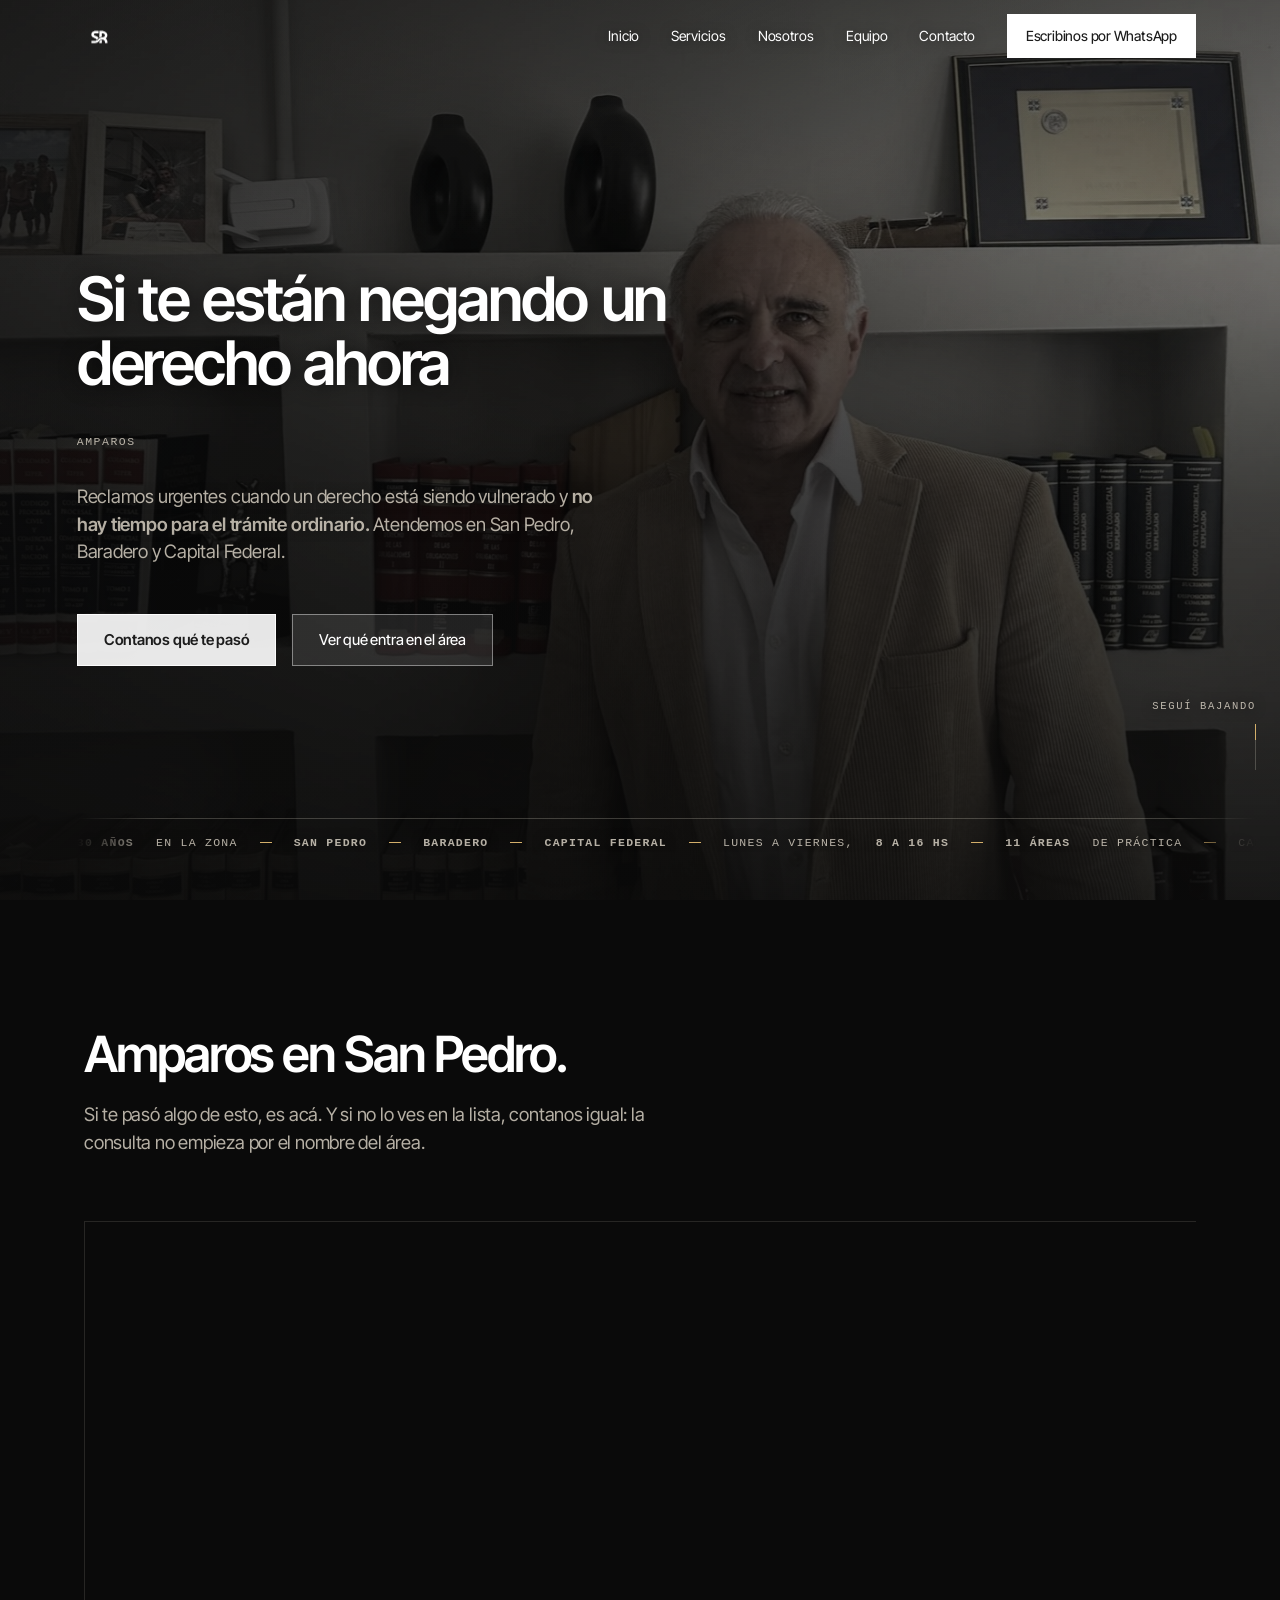
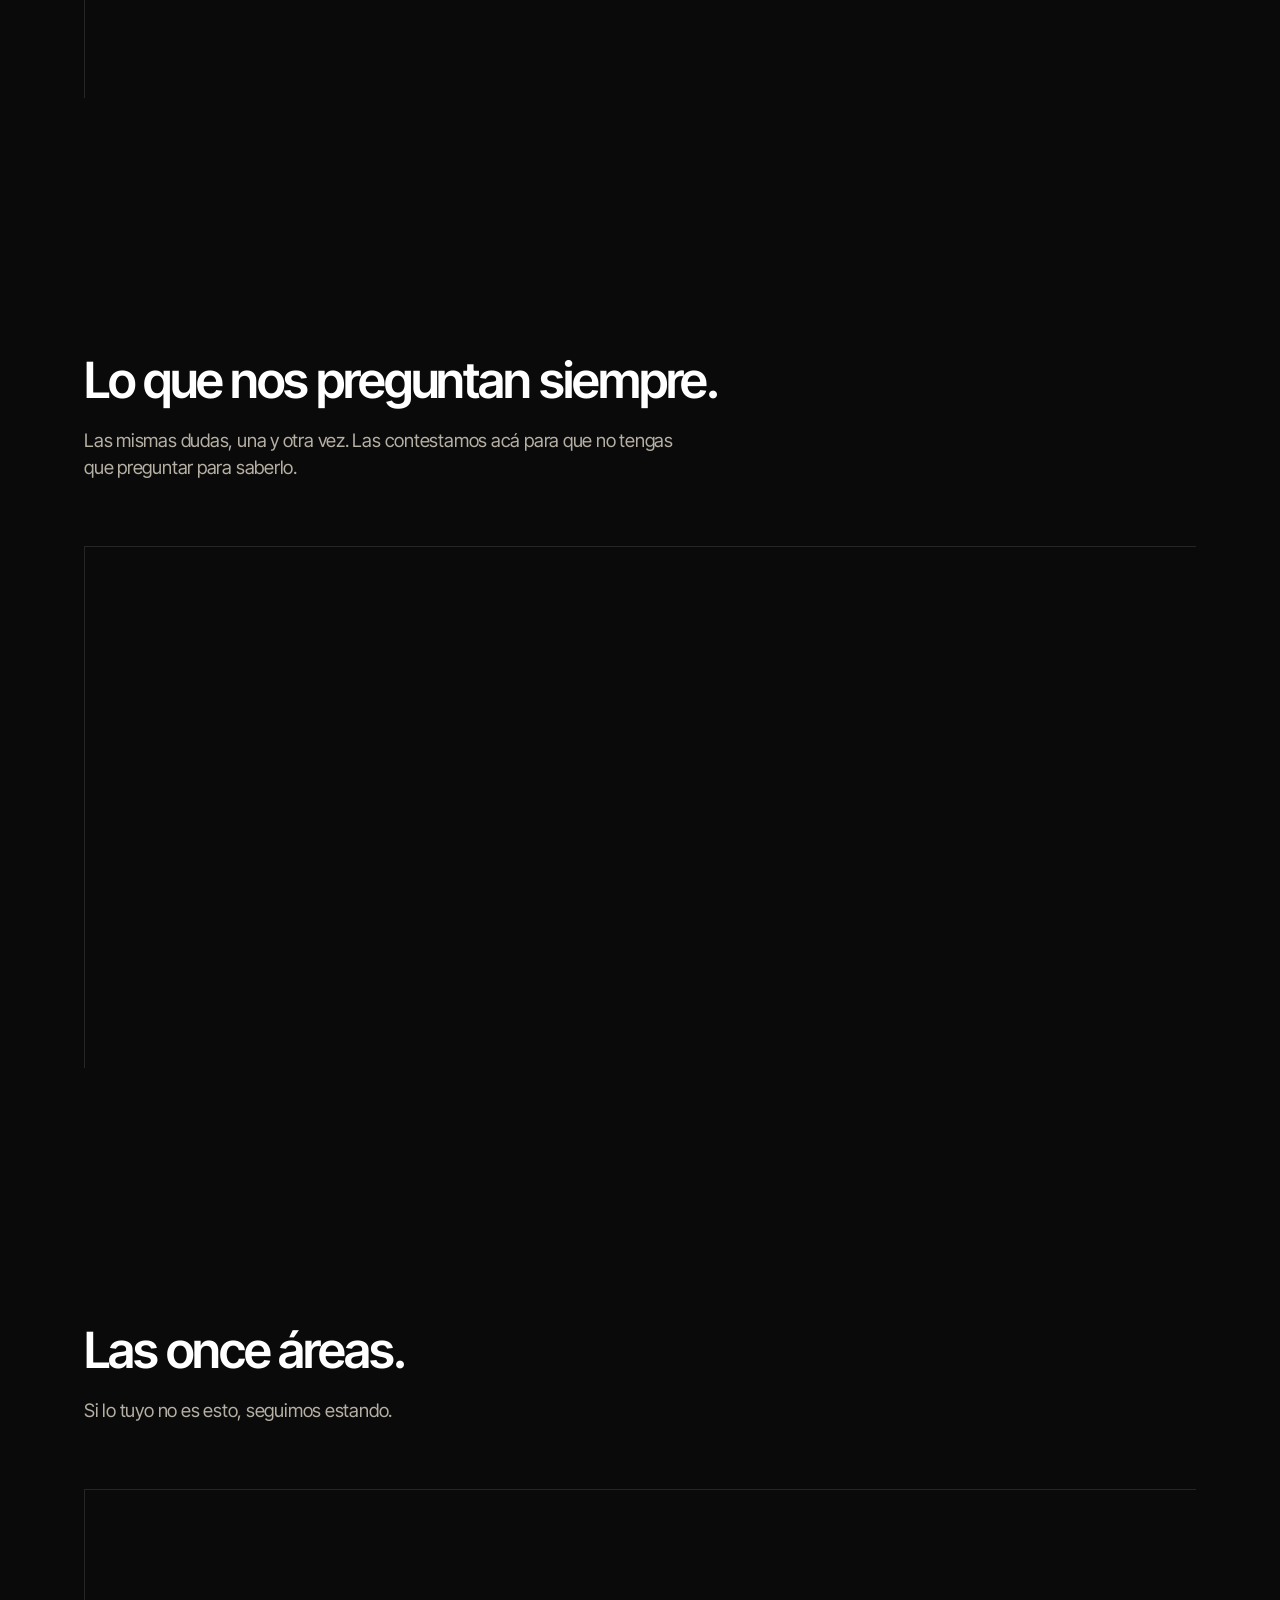
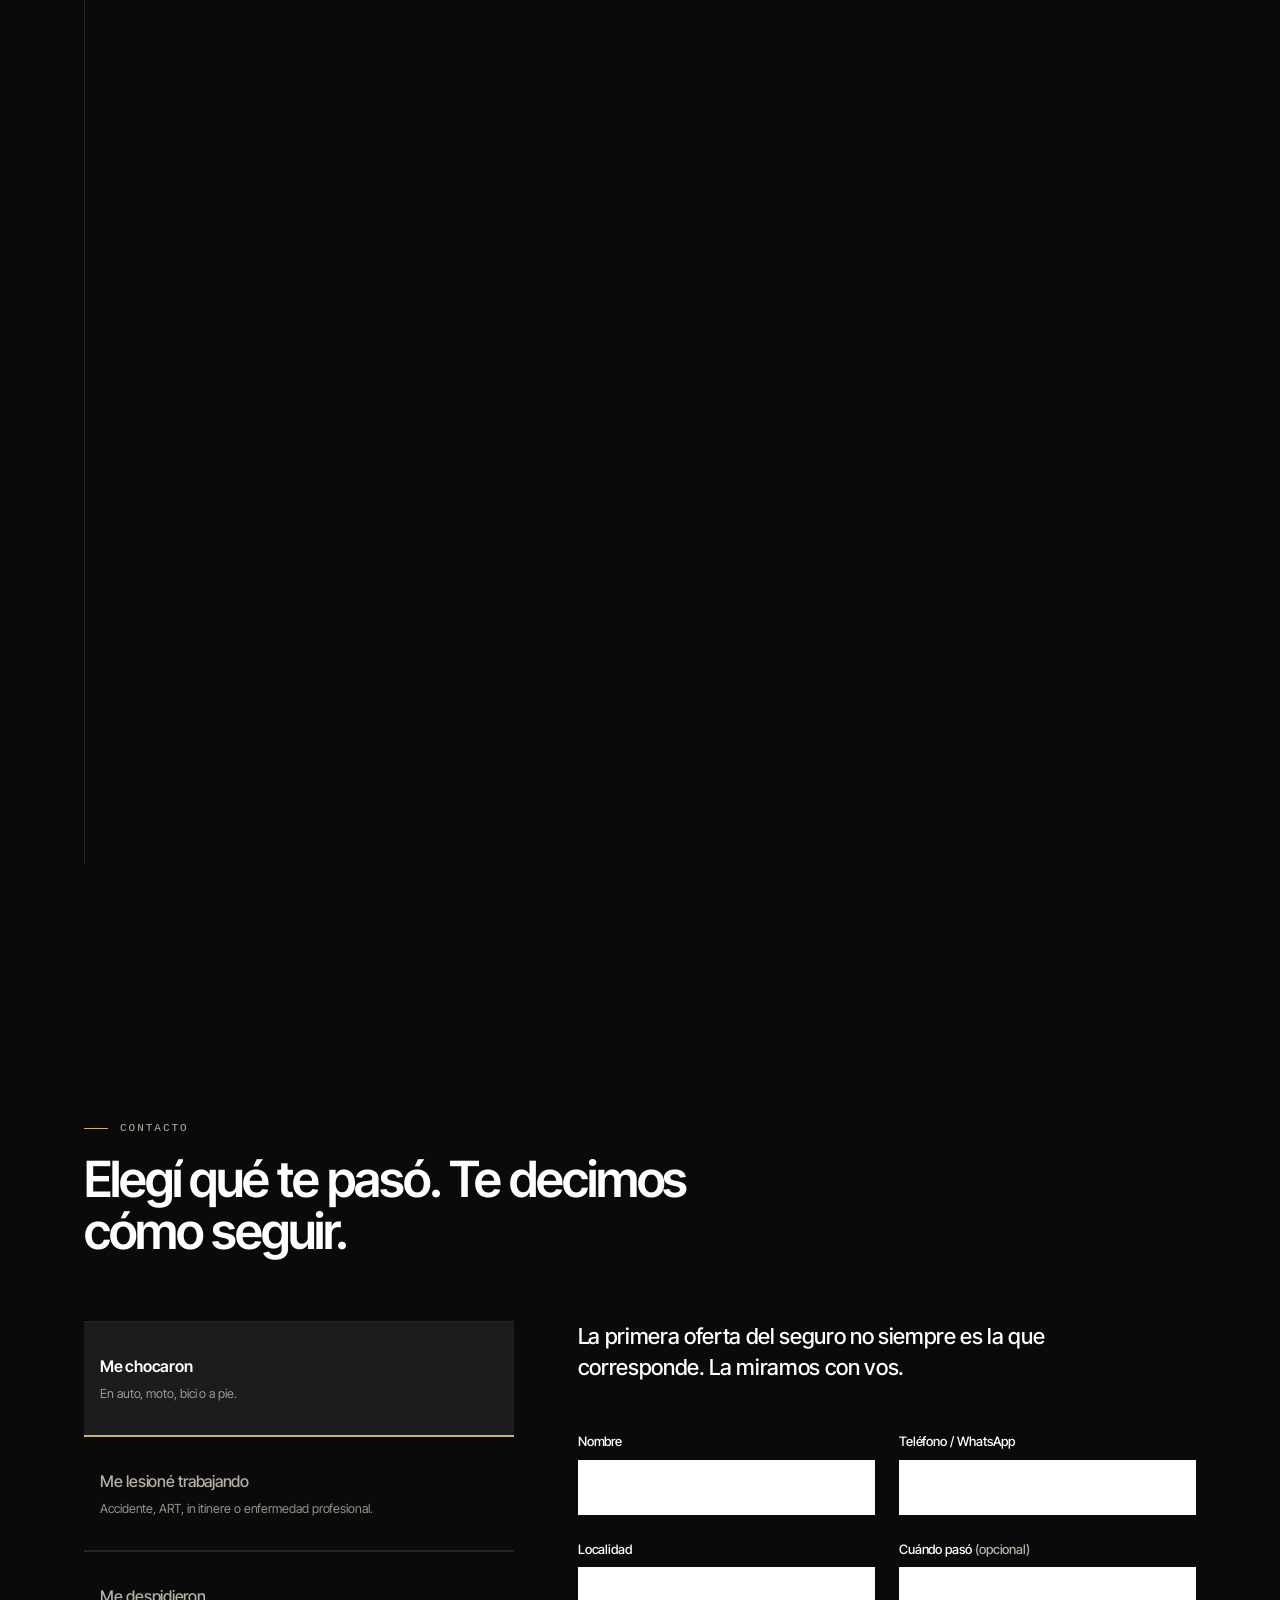
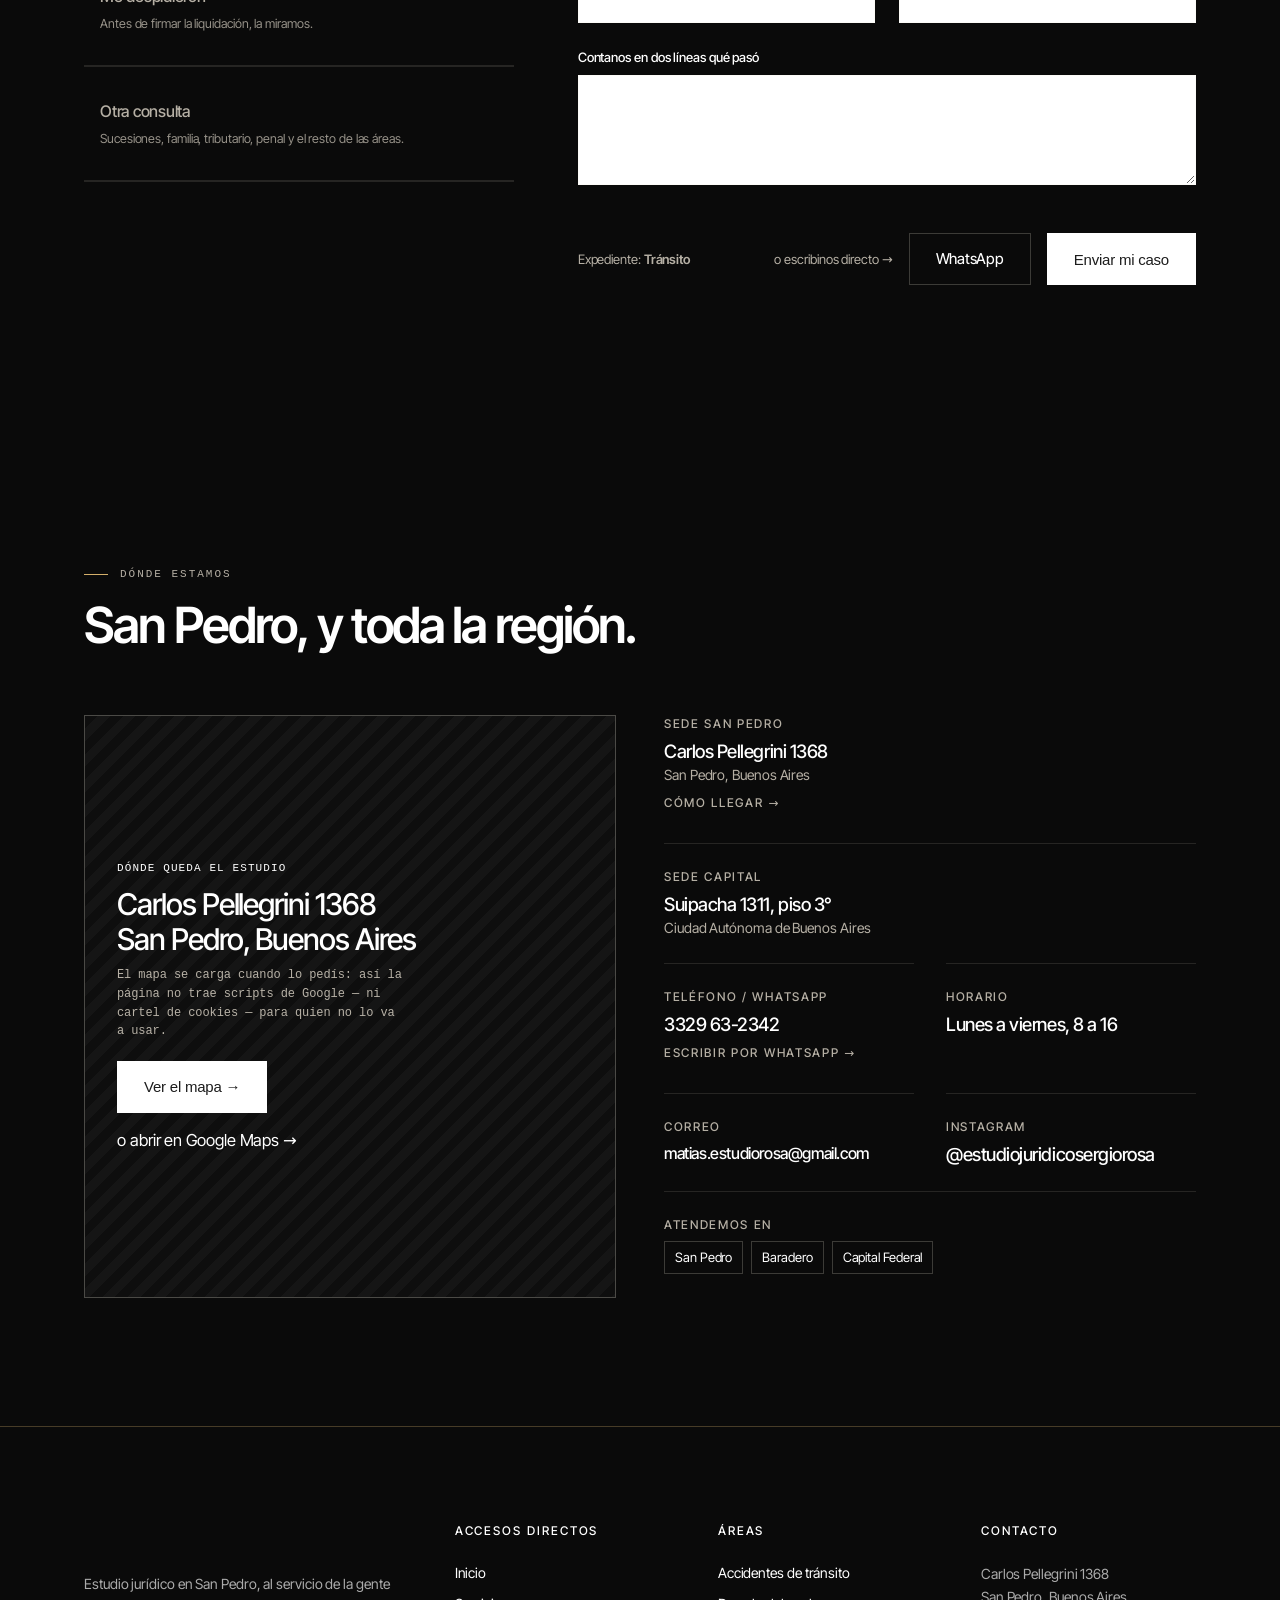
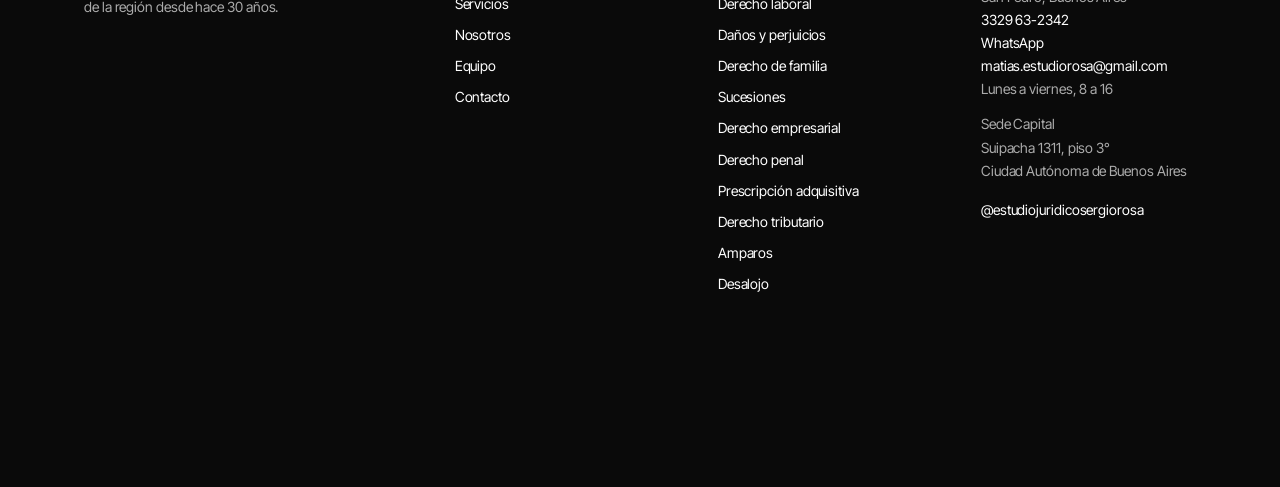
<file: amparos/index.html>
<!DOCTYPE html>
<html lang="es-AR">
<head>
<meta charset="utf-8">
<meta name="viewport" content="width=device-width, initial-scale=1">
<title>Amparos en San Pedro — reclamos urgentes de salud y cobertura — Sergio Rosa y Asociados</title>
<meta name="description" content="Abogados de amparos en San Pedro. Coberturas negadas por obra social o prepaga, prestaciones por discapacidad y reclamos urgentes de salud.">

<!-- Inter e Inter Tight embebidas en base64 desde clientes/sergio-rosa/entregables/
     inter.b64 e intertight.b64 (06-08 y 09-08). Cero CDN, igual que carrusel-base.html
     — BRIEF §A. Subset "latin" de Google Fonts, variable 400-900: cubre español
     (incluye Latin-1 Supplement, o sea tildes, ñ, ¿¡) sin cargar cirílico ni griego. -->


<link rel="stylesheet" href="../assets/estilos.css">
<style>
.pag-area .hero h1{font-size:clamp(34px,4.8vw,64px);line-height:1.05;max-width:18ch}
.pag-area .hero .lead{margin-top:var(--s4)}
</style>
</head>

<body class="sin-js telonando pag-area">

<!-- Barra de lectura. Vacía a propósito: el script le escribe --p en cada
     cuadro. Si el script no corre, queda una hairline invisible de 2px. -->
<b class="lectura" aria-hidden="true"><i></i></b>

<!-- 00 · TELÓN DE APERTURA — ver el bloque 01bis del <style> y telon() en el
     script. Vive fuera de <main> porque no es contenido: es la puerta. Las dos
     piezas van aria-hidden y sin nada enfocable adentro, así que para un lector
     de pantalla la página empieza en el header, como si el telón no existiera.
     La cuenta tampoco se anuncia: es un reloj, no información. -->
<div class="telon" id="telon" aria-hidden="true">
  <b class="telon__hoja"></b>
  <div class="telon__carga"><b class="telon__n" id="telonN">00</b><span class="telon__pc">%</span></div>
  <b class="telon__barra"><i></i></b>
</div>
<!-- El símbolo va SUELTO, hermano del telón y no hijo: es lo único que no sube
     con la hoja — se queda y viaja hasta el logo del header. -->
<div class="telon__sim" id="telonSim" aria-hidden="true"><svg viewBox="0 0 457 400" aria-hidden="true" focusable="false"><g transform="matrix(1,0,0,1,-3923.354078,-158.025554)"><g transform="matrix(0.356776,0,0,0.555556,3448.841753,158.025554)"><g transform="matrix(2.802878,0,0,1.8,1236.584161,35.594531)"><path d="M258.048,99.5C258.078,93.491 257.628,93.314 258.483,92.484C259.584,91.413 307.264,91.829 316.451,92.914C346.125,96.418 371.962,115.927 376.005,146.579C381.258,186.409 351.3,201.871 351.451,203.509C351.551,204.592 377.373,219.098 377.834,258.494C377.932,266.887 378.706,272.646 375.508,272.681C372.946,272.709 349.258,272.97 343.488,272.68C340.162,272.513 341.296,265.444 341.23,260.502C340.918,237.223 325.502,214.862 291.483,221.414C245.831,230.206 252.517,272.878 191.5,272.678C142.924,272.519 142.022,273.547 141.359,271.555C140.894,270.159 141.195,242.054 141.222,239.489C141.257,236.24 143.247,237.23 187.5,237.123C238.66,236.998 238.598,201.641 278.624,188.931C294.86,183.775 333.405,190.224 339.122,164.405C347.506,126.538 299.865,124.809 295.595,126.717C293.698,127.566 294.889,152.628 294.604,177.504C294.561,181.219 289.948,179.3 278.487,182.455C263.169,186.672 257.847,193.965 257.923,189.47C258.05,182.019 258.049,182.032 258.048,99.5Z" style="fill:#FFFFFF"></path><path d="M182.438,93.039C187.383,92.597 206.771,90.863 244.482,91.919C247.77,92.011 246.756,99.046 246.755,106.5C246.752,124.997 247.821,127.551 243.501,127.556C197.184,127.608 179.642,124.742 176.884,140.578C172.396,166.348 208.242,162.283 231.679,180.225C233.549,181.657 235.34,183.229 237.025,184.967C242.688,190.808 246.248,198.343 246.216,199.541C246.134,202.605 211.42,232.283 212.926,224.536C218.326,196.763 179.887,203.649 154.678,180.305C131.675,159.004 131.346,102.297 182.438,93.039Z" style="fill:#FFFFFF"></path><path d="M258.034,264.501C257.982,260.584 257.538,249.121 258.766,247.705C271.79,232.69 287.699,228.707 290.606,227.979C295.001,226.878 294.602,229.029 294.603,233.499C294.609,271.275 294.875,272.562 292.515,272.671C292.154,272.687 260.01,272.682 259.467,272.653C257.344,272.538 258.03,266.775 258.034,264.501Z" style="fill:#FFFFFF"></path></g></g></g></svg></div>

<!-- 01 · HEADER -->
<header class="head" id="inicio">
  <div class="env head__in">
    <a class="marca" href="../index.html" aria-label="Sergio Rosa y Asociados — inicio">
      <svg viewBox="0 0 457 400" aria-hidden="true" focusable="false"><g transform="matrix(1,0,0,1,-3923.354078,-158.025554)"><g transform="matrix(0.356776,0,0,0.555556,3448.841753,158.025554)"><g transform="matrix(2.802878,0,0,1.8,1236.584161,35.594531)"><path d="M258.048,99.5C258.078,93.491 257.628,93.314 258.483,92.484C259.584,91.413 307.264,91.829 316.451,92.914C346.125,96.418 371.962,115.927 376.005,146.579C381.258,186.409 351.3,201.871 351.451,203.509C351.551,204.592 377.373,219.098 377.834,258.494C377.932,266.887 378.706,272.646 375.508,272.681C372.946,272.709 349.258,272.97 343.488,272.68C340.162,272.513 341.296,265.444 341.23,260.502C340.918,237.223 325.502,214.862 291.483,221.414C245.831,230.206 252.517,272.878 191.5,272.678C142.924,272.519 142.022,273.547 141.359,271.555C140.894,270.159 141.195,242.054 141.222,239.489C141.257,236.24 143.247,237.23 187.5,237.123C238.66,236.998 238.598,201.641 278.624,188.931C294.86,183.775 333.405,190.224 339.122,164.405C347.506,126.538 299.865,124.809 295.595,126.717C293.698,127.566 294.889,152.628 294.604,177.504C294.561,181.219 289.948,179.3 278.487,182.455C263.169,186.672 257.847,193.965 257.923,189.47C258.05,182.019 258.049,182.032 258.048,99.5Z" style="fill:#1C1C1C"></path><path d="M182.438,93.039C187.383,92.597 206.771,90.863 244.482,91.919C247.77,92.011 246.756,99.046 246.755,106.5C246.752,124.997 247.821,127.551 243.501,127.556C197.184,127.608 179.642,124.742 176.884,140.578C172.396,166.348 208.242,162.283 231.679,180.225C233.549,181.657 235.34,183.229 237.025,184.967C242.688,190.808 246.248,198.343 246.216,199.541C246.134,202.605 211.42,232.283 212.926,224.536C218.326,196.763 179.887,203.649 154.678,180.305C131.675,159.004 131.346,102.297 182.438,93.039Z" style="fill:#1C1C1C"></path><path d="M258.034,264.501C257.982,260.584 257.538,249.121 258.766,247.705C271.79,232.69 287.699,228.707 290.606,227.979C295.001,226.878 294.602,229.029 294.603,233.499C294.609,271.275 294.875,272.562 292.515,272.671C292.154,272.687 260.01,272.682 259.467,272.653C257.344,272.538 258.03,266.775 258.034,264.501Z" style="fill:#1C1C1C"></path></g></g></g></svg>
      <span class="marca__txt"><b>Sergio Rosa y Asociados</b><span>Estudio Jurídico</span></span>
    </a>
    <nav class="nav" aria-label="Principal">
      <a href="../index.html"><span class="barre">Inicio</span></a>
      <a href="../index.html#servicios"><span class="barre">Servicios</span></a>
      <a href="../index.html#nosotros"><span class="barre">Nosotros</span></a>
      <a href="../index.html#equipo"><span class="barre">Equipo</span></a>
      <a href="#contacto"><span class="barre">Contacto</span></a>
    </nav>
    <button class="head__menu" id="abrir" aria-label="Abrir menú" aria-expanded="false"><b></b><b></b><b></b></button>
    <a class="btn" href="https://wa.me/5493329632342?text=Hola%20Sergio%2C%20c%C3%B3mo%20est%C3%A1s%3F%20Necesito%20ayuda%20con%20mi%20situaci%C3%B3n%2C%20en%20el%20pr%C3%B3ximo%20mensaje%20te%20cuento%20m%C3%A1s." target="_blank" rel="noopener" aria-label="Escribinos por WhatsApp">
      <svg class="btn__ic" viewBox="0 0 24 24" aria-hidden="true" focusable="false"><path d="M12 2C6.48 2 2 6.48 2 12c0 1.85.5 3.58 1.36 5.07L2 22l5.05-1.33A9.94 9.94 0 0 0 12 22c5.52 0 10-4.48 10-10S17.52 2 12 2zm0 18.15c-1.6 0-3.1-.44-4.38-1.2l-.31-.19-3.05.8.81-2.97-.2-.31A8.15 8.15 0 1 1 20.15 12 8.16 8.16 0 0 1 12 20.15zm4.52-6.1c-.25-.12-1.47-.72-1.7-.81-.23-.08-.39-.12-.56.12-.17.25-.64.81-.78.97-.14.17-.29.19-.54.06-.25-.12-1.04-.38-1.99-1.22-.74-.65-1.23-1.46-1.38-1.71-.14-.25-.02-.38.11-.51.11-.11.25-.29.37-.43.12-.14.16-.25.25-.41.08-.17.04-.31-.02-.43-.06-.12-.56-1.35-.77-1.85-.2-.48-.41-.42-.56-.43h-.48c-.17 0-.43.06-.66.31-.23.25-.86.84-.86 2.04 0 1.2.88 2.37 1 2.53.12.17 1.73 2.64 4.2 3.7.59.25 1.05.4 1.41.51.59.19 1.13.16 1.56.1.48-.07 1.47-.6 1.68-1.18.21-.58.21-1.08.14-1.18-.06-.11-.23-.17-.48-.29z"/></svg>
      <span class="btn__txt">Escribinos por WhatsApp</span>
    </a>
  </div>
</header>

<div class="panel" id="panel" aria-hidden="true">
  <button id="cerrar" aria-label="Cerrar menú">✕</button>
  <a href="../index.html">Inicio</a>
  <a href="../index.html#servicios">Servicios</a>
  <a href="../index.html#nosotros">Nosotros</a>
  <a href="../index.html#equipo">Equipo</a>
  <a href="#contacto">Contacto</a>
</div>

<main>
<section class="hero sec--dark">
    <div class="hero__foto"><img src="../assets/img/sergio-rosa-abogado-san-pedro.webp" fetchpriority="high" alt="Dr. Sergio Rosa" width="1600" height="1067"></div>
    <div class="env">
      <h1 data-anim data-no-split>Si te están negando un derecho ahora</h1>

      <!-- Doce situaciones, una por área de práctica. El ORDEN es el del
           bloque 04 de acá abajo: volumen real de consulta, tránsito y
           laboral primero. La palabra frena el scroll; el área evita que
           "negaron" o "intimaron" queden colgadas sin sujeto. -->
      <div class="hero__meta" aria-hidden="true" data-anim>
        <b class="hero__prog"></b>
        <span class="hero__area"><span class="hero__areavia"><span>Amparos</span></span></span>
      </div>

      <!-- La bajada del hero dice, desde el 18-08 y a pedido del cliente, lo que
           el estudio considera lo más importante de todo: qué hace con lo que le
           traés. Reemplaza a la de trayectoria + honorarios.
           Los dos <strong> no cambian de color: cambian de peso, 400 → 600.
           ⚠️ Lo que se fue con la bajada vieja: "recién entonces hablamos de
           honorarios", que era el reemplazo aprobado del §D-1 de "gratis". Los
           treinta años y las tres ciudades NO se perdieron — siguen en la cinta
           de acá abajo, en nosotros, en equipo y en el pie. La página vuelve a
           no decir en ninguna parte cómo se cobra. -->
      <p class="lead" data-anim>Reclamos urgentes cuando un derecho está siendo vulnerado y <strong>no hay tiempo para el trámite ordinario.</strong> Atendemos en San Pedro, Baradero y Capital Federal.</p>

      <div class="hero__cta" data-anim>
        <a class="btn" href="https://wa.me/5493329632342?text=Hola%20Sergio%2C%20c%C3%B3mo%20est%C3%A1s%3F%20Necesito%20ayuda%20con%20mi%20situaci%C3%B3n%2C%20en%20el%20pr%C3%B3ximo%20mensaje%20te%20cuento%20m%C3%A1s." target="_blank" rel="noopener">Contanos qué te pasó</a>
        <a class="btn btn--gh" href="#situaciones">Ver qué entra en el área</a>
      </div>

      <a class="hero__baja" href="#situaciones" data-anim>
        <span class="hero__bajaT">Seguí bajando</span>
        <b class="hero__bajaL" aria-hidden="true"></b>
      </a>

      <!-- 03 · CONTADOR — pasó de tres fichas con count-up a esta cinta.
           Mismos datos (§1 del BRIEF), aria-hidden porque los mismos números
           están en texto accesible en nosotros, equipo, contacto y pie. -->
      <div class="hero__cinta" aria-hidden="true" data-anim>
        <div class="hero__pista">
          <div class="hero__set"><span class="hero__dato"><b>30 años</b> en la zona</span><span class="hero__dato"><b>San Pedro</b></span><span class="hero__dato"><b>Baradero</b></span><span class="hero__dato"><b>Capital Federal</b></span><span class="hero__dato">Lunes a viernes, <b>8 a 16 hs</b></span><span class="hero__dato"><b>11 áreas</b> de práctica</span><span class="hero__dato">Carlos Pellegrini <b>1368</b></span><span class="hero__dato">Suipacha <b>1311</b>, CABA</span></div>
          <div class="hero__set"><span class="hero__dato"><b>30 años</b> en la zona</span><span class="hero__dato"><b>San Pedro</b></span><span class="hero__dato"><b>Baradero</b></span><span class="hero__dato"><b>Capital Federal</b></span><span class="hero__dato">Lunes a viernes, <b>8 a 16 hs</b></span><span class="hero__dato"><b>11 áreas</b> de práctica</span><span class="hero__dato">Carlos Pellegrini <b>1368</b></span><span class="hero__dato">Suipacha <b>1311</b>, CABA</span></div>
        </div>
      </div>
    </div>
  </section>

  <section class="sec sec--dark" id="situaciones">
    <div class="env">
      <h2 data-anim style="margin:0 0 20px;max-width:22ch">Amparos en San Pedro.</h2>
      <p class="lead" data-anim>Si te pasó algo de esto, es acá. Y si no lo ves en la lista, contanos igual: la consulta no empieza por el nombre del área.</p>
      <div class="srv srvN">
          <a class="srv__c" href="#contacto" data-motivo="otra" data-anim="cortina">
            <div class="srv__b">
              <span class="srv__n">01</span>
              <h3>Obra social o prepaga</h3>
              <p>Te negaron una cobertura, un tratamiento o una medicación.</p>
            </div>
            <span class="srv__mas">Consultá por esto <i>→</i></span>
          </a>
          <a class="srv__c" href="#contacto" data-motivo="otra" data-anim="cortina">
            <div class="srv__b">
              <span class="srv__n">02</span>
              <h3>Discapacidad</h3>
              <p>Prestaciones, transporte y acompañamiento negados o demorados.</p>
            </div>
            <span class="srv__mas">Consultá por esto <i>→</i></span>
          </a>
          <a class="srv__c" href="#contacto" data-motivo="otra" data-anim="cortina">
            <div class="srv__b">
              <span class="srv__n">03</span>
              <h3>Salud</h3>
              <p>Cirugías y tratamientos frenados cuando hay urgencia.</p>
            </div>
            <span class="srv__mas">Consultá por esto <i>→</i></span>
          </a>
          <a class="srv__c" href="#contacto" data-motivo="otra" data-anim="cortina">
            <div class="srv__b">
              <span class="srv__n">04</span>
              <h3>Servicios esenciales</h3>
              <p>Cortes y negativas de conexión.</p>
            </div>
            <span class="srv__mas">Consultá por esto <i>→</i></span>
          </a>
          <a class="srv__c" href="#contacto" data-motivo="otra" data-anim="cortina">
            <div class="srv__b">
              <span class="srv__n">05</span>
              <h3>Trámites frenados</h3>
              <p>Cuando un organismo no resuelve y el tiempo juega en contra.</p>
            </div>
            <span class="srv__mas">Consultá por esto <i>→</i></span>
          </a>
          <a class="srv__c" href="#contacto" data-motivo="otra" data-anim="cortina">
            <div class="srv__b">
              <span class="srv__n">06</span>
              <h3>Medidas cautelares</h3>
              <p>Lo que se pide para que la situación no empeore mientras se discute.</p>
            </div>
            <span class="srv__mas">Consultá por esto <i>→</i></span>
          </a>
        </div>
    </div>
  </section>


  <section class="sec sec--dark" id="preguntas">
    <div class="env">
      <h2 data-anim style="margin:0 0 20px;max-width:22ch">Lo que nos preguntan siempre.</h2>
      <p class="lead" data-anim>Las mismas dudas, una y otra vez. Las contestamos acá para que no tengas que preguntar para saberlo.</p>
      <div class="srv srvN">
          <a class="srv__c" href="#contacto" data-motivo="otra" data-anim="cortina">
            <div class="srv__b">
              <span class="srv__n">01</span>
              <h3>¿Qué es un amparo?</h3>
              <p>Es una vía rápida para cuando un derecho está siendo vulnerado y esperar el trámite común significaría llegar tarde.</p>
            </div>
            <span class="srv__mas">Contanos tu caso <i>→</i></span>
          </a>
          <a class="srv__c" href="#contacto" data-motivo="otra" data-anim="cortina">
            <div class="srv__b">
              <span class="srv__n">02</span>
              <h3>Me negaron la cobertura por escrito, ¿sirve?</h3>
              <p>Sirve, y mucho: la negativa por escrito es de lo más útil que podés traer. Si sólo te la dijeron por teléfono, contanos igual.</p>
            </div>
            <span class="srv__mas">Contanos tu caso <i>→</i></span>
          </a>
          <a class="srv__c" href="#contacto" data-motivo="otra" data-anim="cortina">
            <div class="srv__b">
              <span class="srv__n">03</span>
              <h3>¿Cuánto tarda?</h3>
              <p>Es la vía pensada para casos urgentes, así que los tiempos son bastante más cortos que los de un juicio común. En la primera charla te decimos qué esperar en tu caso.</p>
            </div>
            <span class="srv__mas">Contanos tu caso <i>→</i></span>
          </a>
          <a class="srv__c" href="#contacto" data-motivo="otra" data-anim="cortina">
            <div class="srv__b">
              <span class="srv__n">04</span>
              <h3>¿Puedo pedir algo mientras se resuelve?</h3>
              <p>Sí. Se puede pedir una medida para que la cobertura se dé ya, antes de que el caso termine.</p>
            </div>
            <span class="srv__mas">Contanos tu caso <i>→</i></span>
          </a>
          <a class="srv__c" href="#contacto" data-motivo="otra" data-anim="cortina">
            <div class="srv__b">
              <span class="srv__n">05</span>
              <h3>Me lo negaron hace meses</h3>
              <p>Igual conviene consultar. Que haya pasado tiempo cambia la estrategia, pero no siempre cierra la puerta.</p>
            </div>
            <span class="srv__mas">Contanos tu caso <i>→</i></span>
          </a>
          <a class="srv__c" href="#contacto" data-motivo="otra" data-anim="cortina">
            <div class="srv__b">
              <span class="srv__n">06</span>
              <h3>¿Contra quién se hace?</h3>
              <p>Contra quien está negando el derecho: una obra social, una prepaga, un organismo del Estado o una empresa de servicios.</p>
            </div>
            <span class="srv__mas">Contanos tu caso <i>→</i></span>
          </a>
        </div>
    </div>
  </section>


  <section class="sec sec--dark" id="otras">
    <div class="env">
      <h2 data-anim style="margin:0 0 20px;max-width:22ch">Las once áreas.</h2>
      <p class="lead" data-anim>Si lo tuyo no es esto, seguimos estando.</p>
      <div class="srv srvN">
          <a class="srv__c" href="../accidentes-de-transito/index.html" data-anim="cortina">
            <div class="srv__b">
              <span class="srv__n">01</span>
              <h3>Accidentes de tránsito</h3>
              <p>Autos, motos, peatones, bicis. Antes de aceptar la oferta de la aseguradora, dejanos revisarla.</p>
            </div>
            <span class="srv__mas">Conocé más <i>→</i></span>
          </a>
          <a class="srv__c" href="../derecho-laboral/index.html" data-anim="cortina">
            <div class="srv__b">
              <span class="srv__n">02</span>
              <h3>Derecho laboral</h3>
              <p>Despidos, accidentes de trabajo, enfermedades profesionales. Revisamos el alta o la liquidación antes de que firmes.</p>
            </div>
            <span class="srv__mas">Conocé más <i>→</i></span>
          </a>
          <a class="srv__c" href="../danos-y-perjuicios/index.html" data-anim="cortina">
            <div class="srv__b">
              <span class="srv__n">03</span>
              <h3>Daños y perjuicios</h3>
              <p>Reclamos y reparación cuando otro te causó un daño, dentro o fuera del tránsito.</p>
            </div>
            <span class="srv__mas">Conocé más <i>→</i></span>
          </a>
          <a class="srv__c" href="../derecho-de-familia/index.html" data-anim="cortina">
            <div class="srv__b">
              <span class="srv__n">04</span>
              <h3>Derecho de familia</h3>
              <p>Alimentos, cuidado personal, divorcio, filiación. Te acompañamos en cada etapa del trámite.</p>
            </div>
            <span class="srv__mas">Conocé más <i>→</i></span>
          </a>
          <a class="srv__c" href="../sucesiones/index.html" data-anim="cortina">
            <div class="srv__b">
              <span class="srv__n">05</span>
              <h3>Sucesiones</h3>
              <p>Herencias y particiones, resueltas con el mismo criterio y la misma cercanía de siempre.</p>
            </div>
            <span class="srv__mas">Conocé más <i>→</i></span>
          </a>
          <a class="srv__c" href="../derecho-empresarial/index.html" data-anim="cortina">
            <div class="srv__b">
              <span class="srv__n">06</span>
              <h3>Derecho empresarial</h3>
              <p>Asesoramiento a pymes de la región en la creación y estructura de su empresa.</p>
            </div>
            <span class="srv__mas">Conocé más <i>→</i></span>
          </a>
          <a class="srv__c" href="../derecho-penal/index.html" data-anim="cortina">
            <div class="srv__b">
              <span class="srv__n">07</span>
              <h3>Derecho penal</h3>
              <p>Defensa técnica a cargo del Dr. Matías Seery, especialista en la materia.</p>
            </div>
            <span class="srv__mas">Conocé más <i>→</i></span>
          </a>
          <a class="srv__c" href="../prescripcion-adquisitiva/index.html" data-anim="cortina">
            <div class="srv__b">
              <span class="srv__n">08</span>
              <h3>Prescripción adquisitiva</h3>
              <p>Usucapión de inmuebles, con el proceso explicado paso a paso.</p>
            </div>
            <span class="srv__mas">Conocé más <i>→</i></span>
          </a>
          <a class="srv__c" href="../derecho-tributario/index.html" data-anim="cortina">
            <div class="srv__b">
              <span class="srv__n">09</span>
              <h3>Derecho tributario</h3>
              <p>Defensa ante ARCA (ex AFIP) y ante el Tribunal Fiscal, a cargo del Dr. Sergio H Rosa.</p>
            </div>
            <span class="srv__mas">Conocé más <i>→</i></span>
          </a>
          <a class="srv__c" href="#situaciones" data-anim="cortina">
            <div class="srv__b">
              <span class="srv__n">10</span>
              <h3>Amparos</h3>
              <p>Reclamos urgentes cuando un derecho está siendo vulnerado y no hay tiempo para el trámite ordinario.</p>
            </div>
            <span class="srv__mas">Estás en esta área <i>→</i></span>
          </a>
          <a class="srv__c" href="../desalojo/index.html" data-anim="cortina">
            <div class="srv__b">
              <span class="srv__n">11</span>
              <h3>Desalojo</h3>
              <p>Procesos de desalojo, ya sea que necesites recuperar tu inmueble o que te lo estén reclamando a vos.</p>
            </div>
            <span class="srv__mas">Conocé más <i>→</i></span>
          </a>
          <a class="srv__c srv__c--cta" href="#contacto" data-motivo="otra" data-anim="cortina">
            <div class="srv__b">
              <span class="srv__n">12</span>
              <h3>¿Lo tuyo no está en la lista?</h3>
              <p>Contanos igual qué te pasó. Son once áreas, pero la consulta no empieza por el nombre del área.</p>
            </div>
            <span class="srv__mas">Contanos tu caso <i>→</i></span>
          </a>
        </div>
    </div>
  </section>

<section class="sec sec--dark" id="contacto">
    <div class="env">
      <p class="kick" data-anim>Contacto</p>
      <h2 data-anim style="margin:16px 0 20px;max-width:20ch">Elegí qué te pasó. Te decimos cómo seguir.</h2>

      <!-- DESTINO: matias.estudiorosa@gmail.com. Sin servidor, el envío arma el mail con los datos
           del formulario y lo abre en el cliente de correo de la persona. Es el
           único destino posible en un archivo que abre con doble clic; si más
           adelante hay un servicio de formularios, se cambia sólo el submit. -->
      <!-- El movimiento pasó del <form> entero a sus dos mitades (12-08): las
           pestañas entran desde la izquierda y el panel desde la derecha, y el
           bloque se abre como una carpeta. Va en .leg__rail y no en .leg__col
           porque la columna es sticky y no se le cuelga un filtro encima. -->
      <form class="leg" id="form" novalidate>
        <div class="leg__col">
          <!-- Patrón ARIA de pestañas completo (14-08): cada tab con id para que
               el panel lo pueda nombrar, y un solo tabindex=0 en la seleccionada
               —el resto en -1— porque declarar role="tablist" es un contrato:
               quien usa lector de pantalla espera moverse con las flechas y que
               el grupo entero ocupe una sola parada de tabulación. Las flechas
               las cablea el <script> del final. -->
          <div class="leg__rail" role="tablist" aria-label="Qué te pasó" id="rail" data-anim="izq">
            <button class="leg__tab" role="tab" id="tab-choque" aria-selected="true" aria-controls="panel-contacto" tabindex="0" data-motivo="choque" type="button">
              <span>Me chocaron</span><i>En auto, moto, bici o a pie.</i>
            </button>
            <button class="leg__tab" role="tab" id="tab-trabajo" aria-selected="false" aria-controls="panel-contacto" tabindex="-1" data-motivo="trabajo" type="button">
              <span>Me lesioné trabajando</span><i>Accidente, ART, in itinere o enfermedad profesional.</i>
            </button>
            <button class="leg__tab" role="tab" id="tab-despido" aria-selected="false" aria-controls="panel-contacto" tabindex="-1" data-motivo="despido" type="button">
              <span>Me despidieron</span><i>Antes de firmar la liquidación, la miramos.</i>
            </button>
            <button class="leg__tab" role="tab" id="tab-otra" aria-selected="false" aria-controls="panel-contacto" tabindex="-1" data-motivo="otra" type="button">
              <span>Otra consulta</span><i>Sucesiones, familia, tributario, penal y el resto de las áreas.</i>
            </button>
          </div>
        </div>

        <div class="leg__panel" role="tabpanel" id="panel-contacto" aria-labelledby="tab-choque" data-anim="der">
          <p class="leg__voz" id="voz">La primera oferta del seguro no siempre es la que corresponde. La miramos con vos.</p>

          <!-- Nada de subir documentación, fotos del accidente ni datos del
               expediente: son datos sensibles y el formulario no es el lugar. -->
          <div class="campos" style="margin-top:var(--s5)">
            <div class="campo">
              <label for="nombre">Nombre</label>
              <input id="nombre" name="nombre" type="text" autocomplete="name" required>
            </div>
            <div class="campo">
              <label for="tel">Teléfono / WhatsApp</label>
              <input id="tel" name="tel" type="tel" inputmode="tel" autocomplete="tel" required>
            </div>
            <div class="campo">
              <label for="loc">Localidad</label>
              <input id="loc" name="localidad" type="text" autocomplete="address-level2">
            </div>
            <div class="campo">
              <label for="cuando">Cuándo pasó <i>(opcional)</i></label>
              <input id="cuando" name="cuando" type="text">
            </div>
            <div class="campo campo--full">
              <label for="detalle">Contanos en dos líneas qué pasó</label>
              <textarea id="detalle" name="detalle"></textarea>
            </div>
          </div>

          <div class="form__pie">
            <span class="form__nota" style="margin:0">Expediente: <b class="leg__tag" id="voz-tag">Tránsito</b></span>
            <div class="form__der">
              <span class="form__o">o escribinos directo →</span>
              <a class="btn btn--gh" href="https://wa.me/5493329632342?text=Hola%20Sergio%2C%20c%C3%B3mo%20est%C3%A1s%3F%20Necesito%20ayuda%20con%20mi%20situaci%C3%B3n%2C%20en%20el%20pr%C3%B3ximo%20mensaje%20te%20cuento%20m%C3%A1s." target="_blank" rel="noopener">WhatsApp</a>
              <button class="btn form__env" type="submit">Enviar mi caso</button>
            </div>
          </div>
          <p class="form__nota" id="aviso" role="status"></p>
        </div>

        <input type="hidden" name="motivo" id="motivo-real" value="choque">
      </form>

      <!-- Reemplaza al formulario en el mismo lugar, sin que la página salte.
           El texto es el decidido en el BRIEF: pregunta que desafía arriba,
           "Caso aceptado." abajo. -->
      <div class="listo oculto" id="listo" role="status">
        <p class="paso__t" style="margin:0">Confirmación</p>
        <h3>Caso aceptado.</h3>
        <p>Te escribimos por WhatsApp para contarte si hay caso. Atendemos de lunes a viernes, de 8 a 16.</p>
        <p class="hueco__d" style="margin-top:20px">Se abre tu correo con la consulta armada. Si no se abrió, escribinos a <a href="mailto:matias.estudiorosa@gmail.com">matias.estudiorosa@gmail.com</a> o llamá al <a href="tel:+543329632342">3329 63-2342</a>.</p>
      </div>
    </div>
  </section>
<section class="sec sec--dark" id="donde">
    <div class="env">
      <p class="kick" data-anim>Dónde estamos</p>
      <h2 data-anim style="margin-top:16px;max-width:20ch">San Pedro, y toda la región.</h2>
      <div class="mapa-grid">
        <!-- El embed de Google carga scripts y arrastra cartel de cookies.
             Va una imagen del mapa embebida en el archivo, con link a Google Maps:
             cero scripts, cero cartel, un clic más. -->
        <div class="mapa" id="mapa" data-anim="izq">
          <div class="mapa__pre">
            <p class="hueco__t">Dónde queda el estudio</p>
            <h3>Carlos Pellegrini 1368<br>San Pedro, Buenos Aires</h3>
            <p class="hueco__d" style="max-width:40ch">El mapa se carga cuando lo pedís: así la página no trae scripts de Google — ni cartel de cookies — para quien no lo va a usar.</p>
            <button class="btn" type="button" id="mapa-load">Ver el mapa →</button>
            <p style="margin-top:4px"><a href="https://maps.app.goo.gl/MZXgna2a5sL994fv5" target="_blank" rel="noopener"><span class="barre">o abrir en Google Maps →</span></a></p>
          </div>
        </div>
        <div class="ficha" data-anim="der">
          <div class="f-full"><span>Sede San Pedro</span><h3>Carlos Pellegrini 1368</h3><p>San Pedro, Buenos Aires</p>
            <p style="margin-top:8px"><a href="https://maps.app.goo.gl/MZXgna2a5sL994fv5" target="_blank" rel="noopener"><span class="barre">Cómo llegar →</span></a></p></div>
          <div class="f-full"><span>Sede Capital</span><h3>Suipacha 1311, piso 3°</h3><p>Ciudad Autónoma de Buenos Aires</p></div>
          <div><span>Teléfono / WhatsApp</span><h3><a href="tel:+543329632342">3329 63-2342</a></h3>
            <p style="margin-top:8px"><a href="https://wa.me/5493329632342?text=Hola%20Sergio%2C%20c%C3%B3mo%20est%C3%A1s%3F%20Necesito%20ayuda%20con%20mi%20situaci%C3%B3n%2C%20en%20el%20pr%C3%B3ximo%20mensaje%20te%20cuento%20m%C3%A1s." target="_blank" rel="noopener"><span class="barre">Escribir por WhatsApp →</span></a></p></div>
          <div><span>Horario</span><h3>Lunes a viernes, 8 a 16</h3></div>
          <div><span>Correo</span><h3 style="font-size:16px"><a href="mailto:matias.estudiorosa@gmail.com">matias.estudiorosa@gmail.com</a></h3></div>
          <!-- Handle cerrado el 2026-08-07: @estudiojuridicosergiorosa.
               Se cambió antes de que la cuenta tuviera volumen — con un solo post
               publicado era el momento más barato y no vuelve. -->
          <div><span>Instagram</span><h3><a href="https://instagram.com/estudiojuridicosergiorosa" target="_blank" rel="noopener">@estudiojuridicosergiorosa</a></h3></div>
          <div class="f-full"><span>Atendemos en</span>
            <div class="pills"><i>San Pedro</i><i>Baradero</i><i>Capital Federal</i></div></div>
        </div>
      </div>
    </div>
  </section>
</main>

<!-- 10 · FOOTER -->
<footer class="foot">
  <div class="env">
    <div class="foot__grid">
      <div data-anim>
        <a class="marca" href="#inicio">
          <svg viewBox="0 0 457 400" aria-hidden="true" focusable="false"><g transform="matrix(1,0,0,1,-3923.354078,-158.025554)"><g transform="matrix(0.356776,0,0,0.555556,3448.841753,158.025554)"><g transform="matrix(2.802878,0,0,1.8,1236.584161,35.594531)"><path d="M258.048,99.5C258.078,93.491 257.628,93.314 258.483,92.484C259.584,91.413 307.264,91.829 316.451,92.914C346.125,96.418 371.962,115.927 376.005,146.579C381.258,186.409 351.3,201.871 351.451,203.509C351.551,204.592 377.373,219.098 377.834,258.494C377.932,266.887 378.706,272.646 375.508,272.681C372.946,272.709 349.258,272.97 343.488,272.68C340.162,272.513 341.296,265.444 341.23,260.502C340.918,237.223 325.502,214.862 291.483,221.414C245.831,230.206 252.517,272.878 191.5,272.678C142.924,272.519 142.022,273.547 141.359,271.555C140.894,270.159 141.195,242.054 141.222,239.489C141.257,236.24 143.247,237.23 187.5,237.123C238.66,236.998 238.598,201.641 278.624,188.931C294.86,183.775 333.405,190.224 339.122,164.405C347.506,126.538 299.865,124.809 295.595,126.717C293.698,127.566 294.889,152.628 294.604,177.504C294.561,181.219 289.948,179.3 278.487,182.455C263.169,186.672 257.847,193.965 257.923,189.47C258.05,182.019 258.049,182.032 258.048,99.5Z"></path><path d="M182.438,93.039C187.383,92.597 206.771,90.863 244.482,91.919C247.77,92.011 246.756,99.046 246.755,106.5C246.752,124.997 247.821,127.551 243.501,127.556C197.184,127.608 179.642,124.742 176.884,140.578C172.396,166.348 208.242,162.283 231.679,180.225C233.549,181.657 235.34,183.229 237.025,184.967C242.688,190.808 246.248,198.343 246.216,199.541C246.134,202.605 211.42,232.283 212.926,224.536C218.326,196.763 179.887,203.649 154.678,180.305C131.675,159.004 131.346,102.297 182.438,93.039Z"></path><path d="M258.034,264.501C257.982,260.584 257.538,249.121 258.766,247.705C271.79,232.69 287.699,228.707 290.606,227.979C295.001,226.878 294.602,229.029 294.603,233.499C294.609,271.275 294.875,272.562 292.515,272.671C292.154,272.687 260.01,272.682 259.467,272.653C257.344,272.538 258.03,266.775 258.034,264.501Z"></path></g></g></g></svg>
          <span class="marca__txt"><b>Sergio Rosa y Asociados</b><span>Estudio Jurídico</span></span>
        </a>
        <p style="margin-top:20px">Estudio jurídico en San Pedro, al servicio de la gente de la región desde hace 30 años.</p>
      </div>
      <div data-anim>
        <h3>Accesos directos</h3>
        <ul>
          <li><a href="#inicio">Inicio</a></li>
          <li><a href="#servicios">Servicios</a></li>
          <li><a href="#nosotros">Nosotros</a></li>
          <li><a href="#equipo">Equipo</a></li>
          <li><a href="#contacto">Contacto</a></li>
        </ul>
      </div>
      <div data-anim>
        <h3>Áreas</h3>
        <ul>
          <li><a href="../accidentes-de-transito/index.html">Accidentes de tránsito</a></li>
          <li><a href="../derecho-laboral/index.html">Derecho laboral</a></li>
          <li><a href="../danos-y-perjuicios/index.html">Daños y perjuicios</a></li>
          <li><a href="../derecho-de-familia/index.html">Derecho de familia</a></li>
          <li><a href="../sucesiones/index.html">Sucesiones</a></li>
          <li><a href="../derecho-empresarial/index.html">Derecho empresarial</a></li>
          <li><a href="../derecho-penal/index.html">Derecho penal</a></li>
          <li><a href="../prescripcion-adquisitiva/index.html">Prescripción adquisitiva</a></li>
          <li><a href="../derecho-tributario/index.html">Derecho tributario</a></li>
          <li><a href="../amparos/index.html">Amparos</a></li>
          <li><a href="../desalojo/index.html">Desalojo</a></li>
        </ul>
      </div>
      <div data-anim>
        <h3>Contacto</h3>
        <p>Carlos Pellegrini 1368<br>San Pedro, Buenos Aires<br><a href="tel:+543329632342">3329 63-2342</a><br><a href="https://wa.me/5493329632342?text=Hola%20Sergio%2C%20c%C3%B3mo%20est%C3%A1s%3F%20Necesito%20ayuda%20con%20mi%20situaci%C3%B3n%2C%20en%20el%20pr%C3%B3ximo%20mensaje%20te%20cuento%20m%C3%A1s." target="_blank" rel="noopener">WhatsApp</a><br><a href="mailto:matias.estudiorosa@gmail.com">matias.estudiorosa@gmail.com</a><br>Lunes a viernes, 8 a 16</p>
        <p style="margin-top:12px">Sede Capital<br>Suipacha 1311, piso 3°<br>Ciudad Autónoma de Buenos Aires</p>
        <p style="margin-top:16px"><a href="https://instagram.com/estudiojuridicosergiorosa" target="_blank" rel="noopener">@estudiojuridicosergiorosa</a></p>
      </div>
    </div>
    <!-- El descargo va acá y en ningún otro lado. -->
    <p class="legal" data-anim>© 2026 Sergio Rosa y Asociados · Estudio Jurídico. — La información de este sitio es de carácter general y no constituye asesoramiento legal para un caso particular. Cada situación requiere análisis individual.</p>
  </div>
</footer>

<!-- 11 · BARRA FIJA — solo celular. Aparece después del hero y se esconde
     mientras el formulario está en pantalla, para no competir con "Enviar mi caso".
     WhatsApp confirmado el 06-08: es el atajo de quien ya decidió escribir. -->
<nav class="barra" id="barra" aria-label="Acciones rápidas">
  <a href="https://wa.me/5493329632342?text=Hola%20Sergio%2C%20c%C3%B3mo%20est%C3%A1s%3F%20Necesito%20ayuda%20con%20mi%20situaci%C3%B3n%2C%20en%20el%20pr%C3%B3ximo%20mensaje%20te%20cuento%20m%C3%A1s." target="_blank" rel="noopener">Escribir por WhatsApp</a>
  <a href="tel:+543329632342">Llamar</a>
</nav>

<!-- GSAP 3.13.0 + ScrollTrigger, embebidos (2026-08-18). La regla del BRIEF §A
     "sin GSAP ni ninguna librería" quedó levantada por decisión del usuario;
     la que NO se levanta es "cero CDN", así que la librería viaja adentro del
     archivo y el sitio sigue abriendo offline y sin un solo pedido externo.
     La usa un solo bloque: el zoom de palabra del equipo. La copia maestra
     está en sergio-rosa-web/design/vendor/. -->
<script src="../assets/sitio.js"></script>

<script src="../assets/sitio-2.js"></script>

<script type="application/ld+json">
{
  "@context": "https://schema.org",
  "@graph": [
    {
      "@type": "LegalService",
      "name": "Sergio Rosa y Asociados",
      "description": "Estudio jurídico en San Pedro, Buenos Aires. Once áreas de práctica.",
      "areaServed": [
        {"@type": "City", "name": "San Pedro"},
        {"@type": "City", "name": "Baradero"},
        {"@type": "City", "name": "Ciudad Autónoma de Buenos Aires"}
      ],
      "address": {
        "@type": "PostalAddress",
        "streetAddress": "Carlos Pellegrini 1368",
        "addressLocality": "San Pedro",
        "addressRegion": "Buenos Aires",
        "addressCountry": "AR"
      },
      "telephone": "+54-3329-63-2342",
      "email": "matias.estudiorosa@gmail.com",
      "openingHours": "Mo-Fr 08:00-16:00",
      "knowsAbout": ["Accidentes de tránsito","Derecho laboral","Daños y perjuicios","Derecho de familia","Sucesiones","Derecho empresarial","Derecho penal","Prescripción adquisitiva","Derecho tributario","Amparos","Desalojo"]
    },
    {
      "@type": "BreadcrumbList",
      "itemListElement": [
        {"@type": "ListItem", "position": 1, "name": "Inicio"},
        {"@type": "ListItem", "position": 2, "name": "Áreas de práctica"},
        {"@type": "ListItem", "position": 3, "name": "Amparos"}
      ]
    },
    {
      "@type": "FAQPage",
      "mainEntity": [
        {"@type": "Question", "name": "¿Qué es un amparo?",
         "acceptedAnswer": {"@type": "Answer", "text": "Es una vía rápida para cuando un derecho está siendo vulnerado y esperar el trámite común significaría llegar tarde."}},
        {"@type": "Question", "name": "Me negaron la cobertura por escrito, ¿sirve?",
         "acceptedAnswer": {"@type": "Answer", "text": "Sirve, y mucho: la negativa por escrito es de lo más útil que podés traer. Si sólo te la dijeron por teléfono, contanos igual."}},
        {"@type": "Question", "name": "¿Cuánto tarda?",
         "acceptedAnswer": {"@type": "Answer", "text": "Es la vía pensada para casos urgentes, así que los tiempos son bastante más cortos que los de un juicio común. En la primera charla te decimos qué esperar en tu caso."}},
        {"@type": "Question", "name": "¿Puedo pedir algo mientras se resuelve?",
         "acceptedAnswer": {"@type": "Answer", "text": "Sí. Se puede pedir una medida para que la cobertura se dé ya, antes de que el caso termine."}},
        {"@type": "Question", "name": "Me lo negaron hace meses",
         "acceptedAnswer": {"@type": "Answer", "text": "Igual conviene consultar. Que haya pasado tiempo cambia la estrategia, pero no siempre cierra la puerta."}},
        {"@type": "Question", "name": "¿Contra quién se hace?",
         "acceptedAnswer": {"@type": "Answer", "text": "Contra quien está negando el derecho: una obra social, una prepaga, un organismo del Estado o una empresa de servicios."}}
      ]
    }
  ]
}
</script>
</body>
</html>
</file>
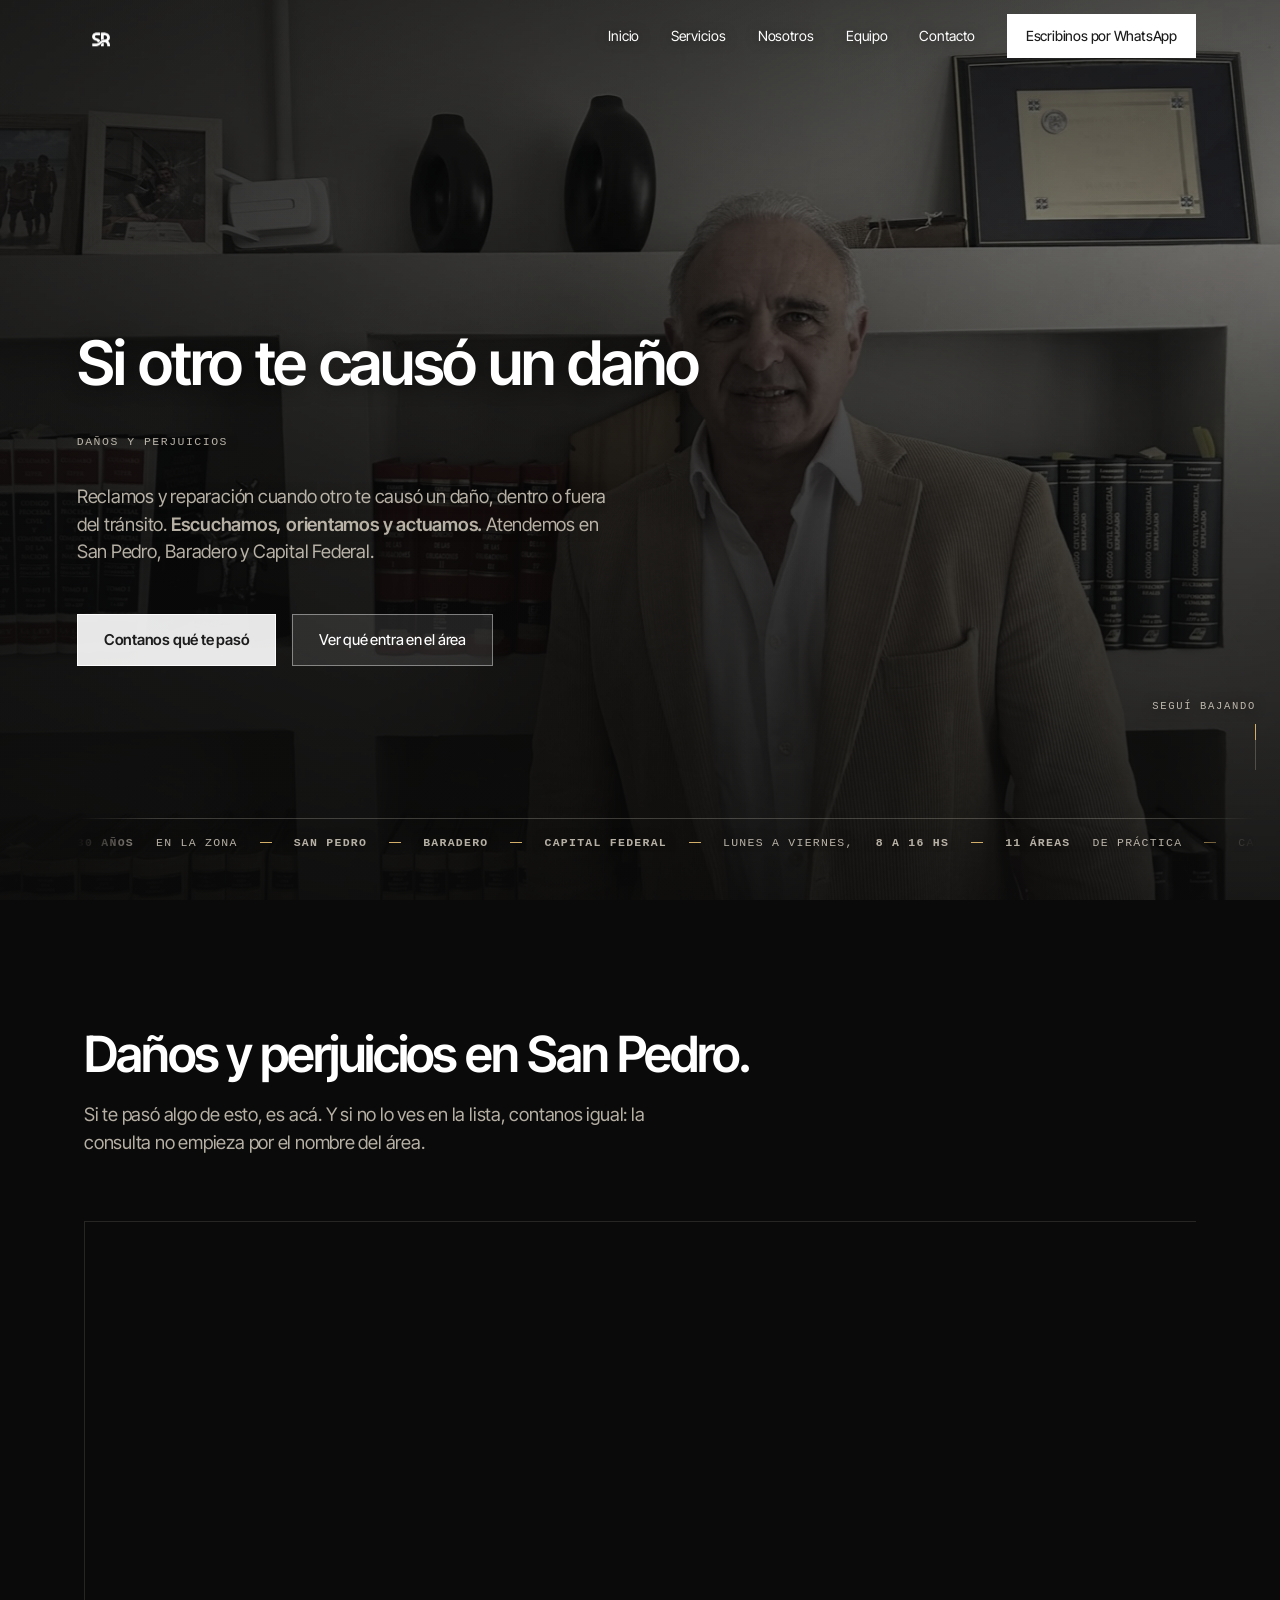
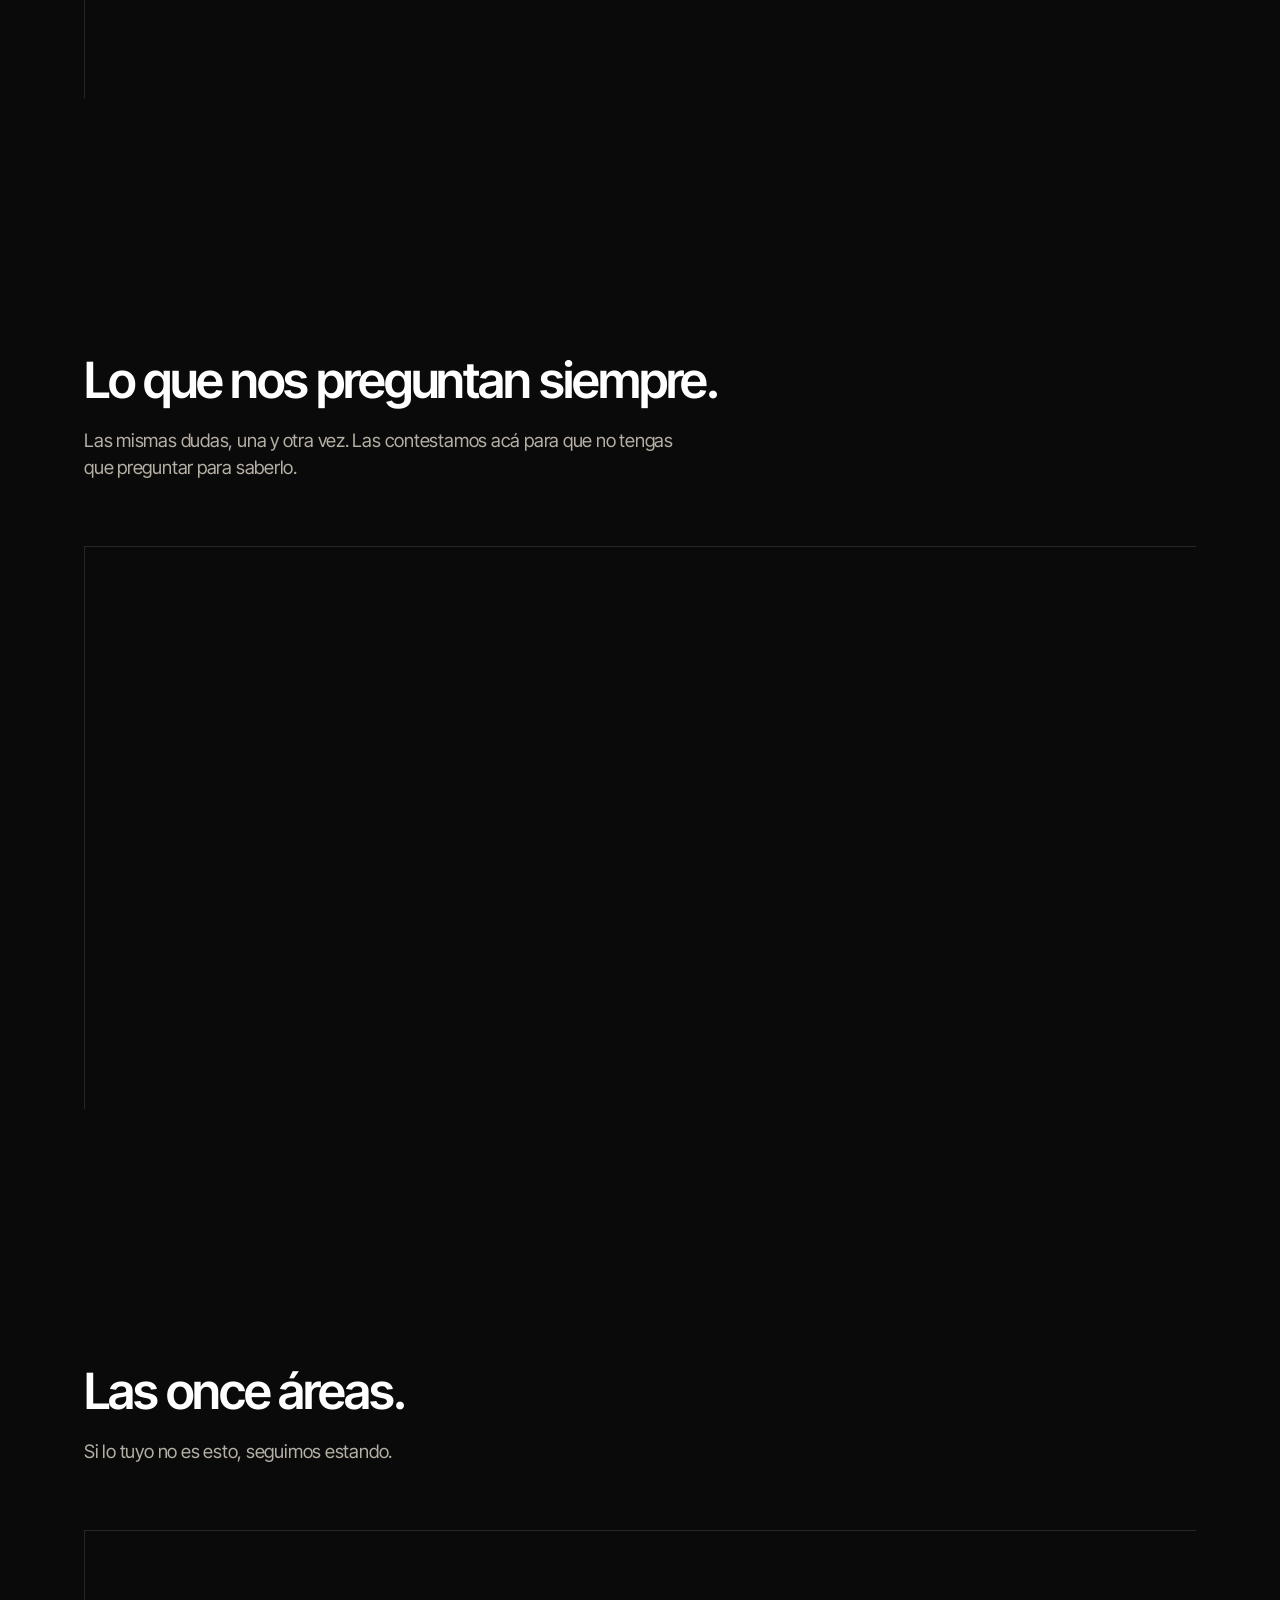
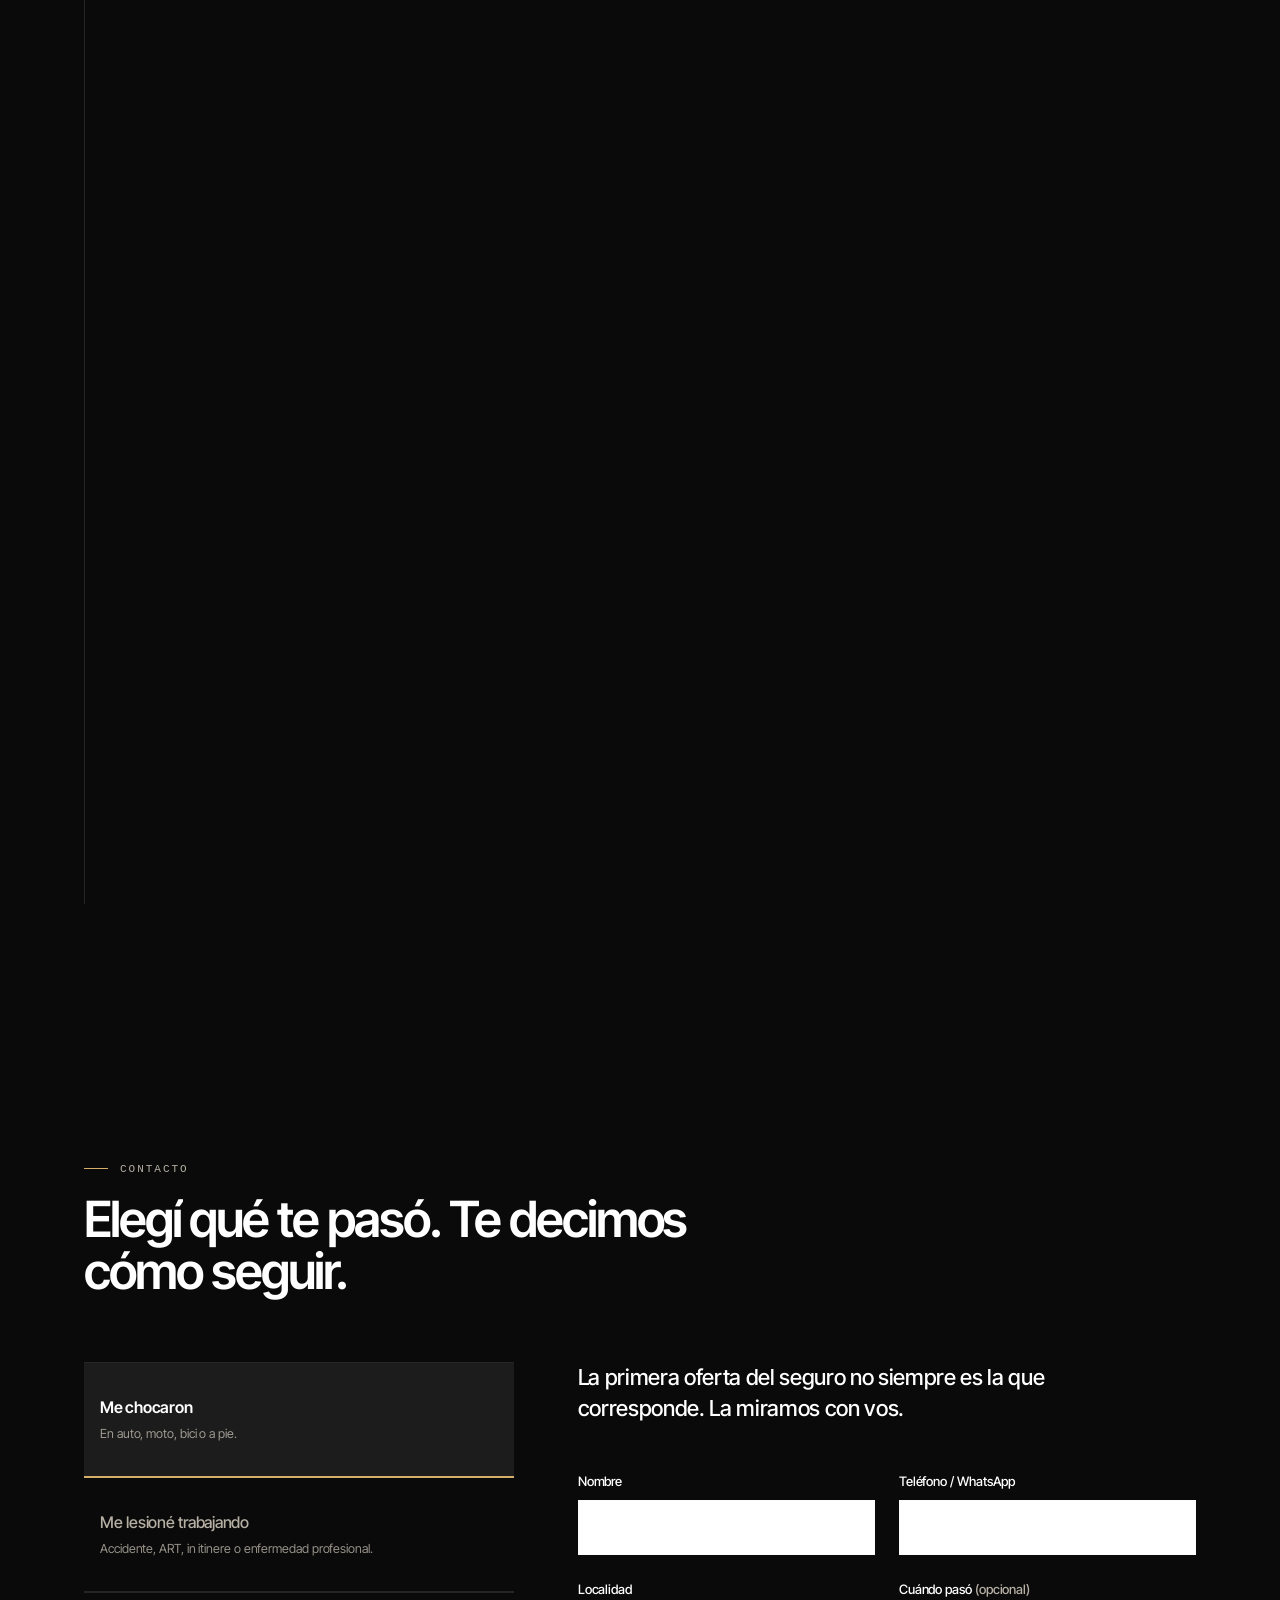
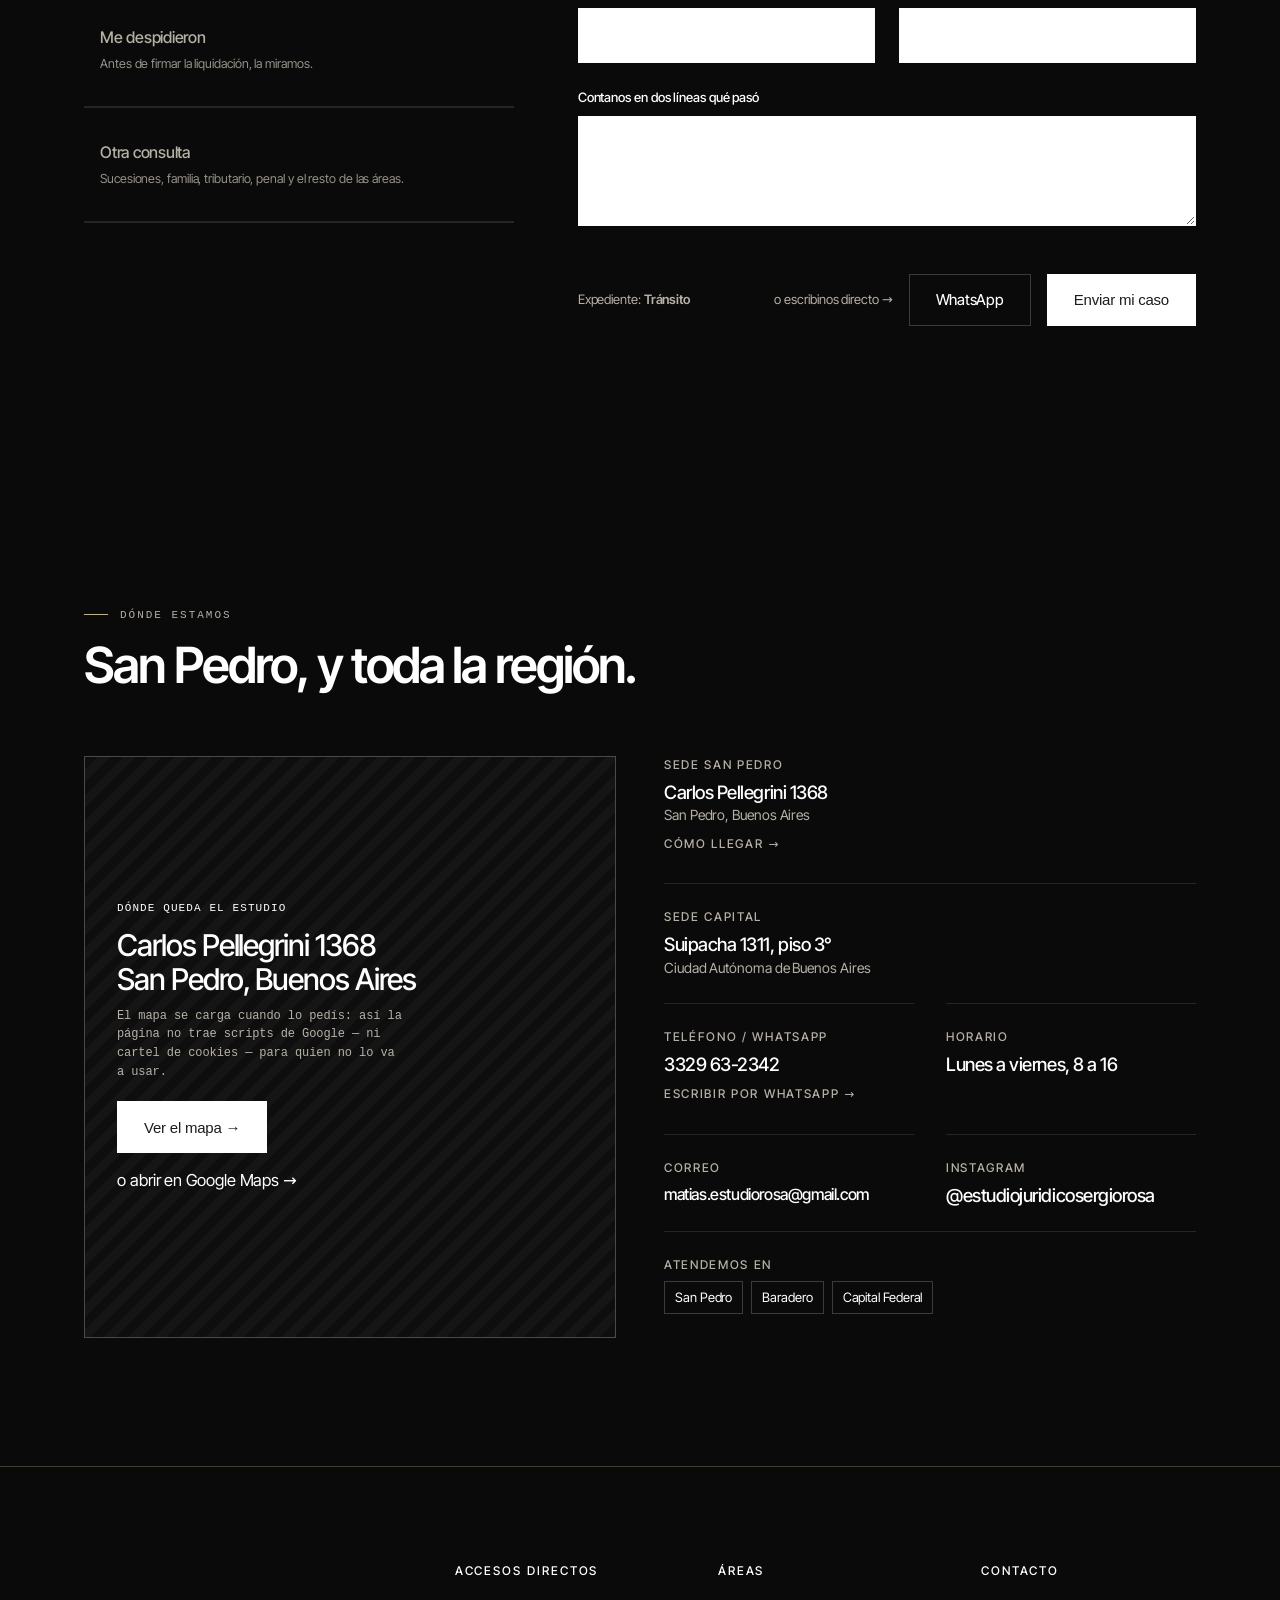
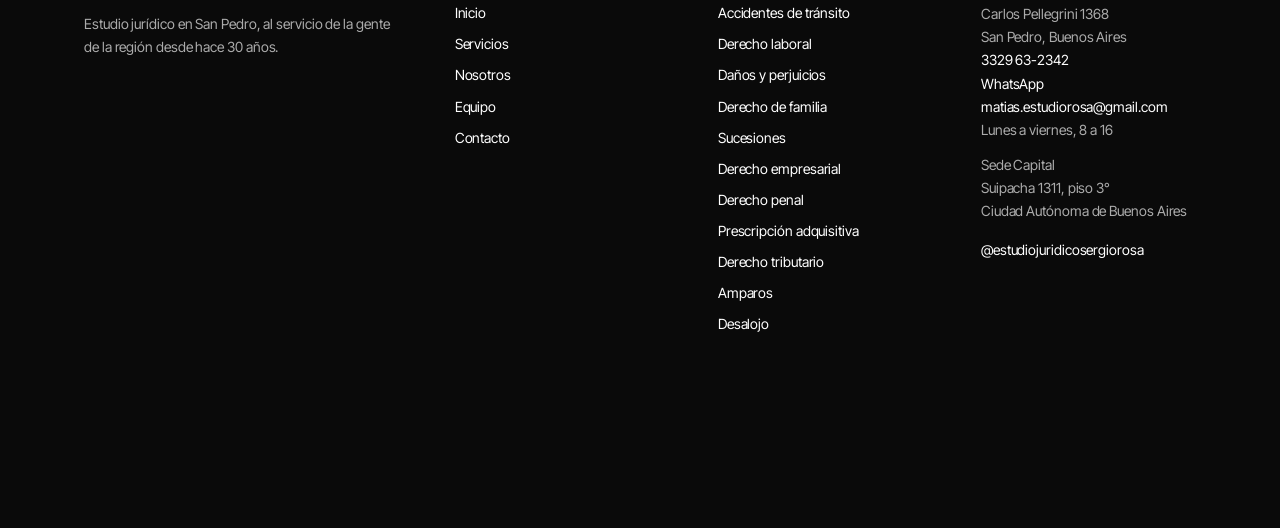
<file: danos-y-perjuicios/index.html>
<!DOCTYPE html>
<html lang="es-AR">
<head>
<meta charset="utf-8">
<meta name="viewport" content="width=device-width, initial-scale=1">
<title>Abogados en daños y perjuicios en San Pedro — Sergio Rosa y Asociados</title>
<meta name="description" content="Abogados de daños y perjuicios en San Pedro. Reclamos y reparación cuando otro te causó un daño, dentro o fuera del tránsito.">

<!-- Inter e Inter Tight embebidas en base64 desde clientes/sergio-rosa/entregables/
     inter.b64 e intertight.b64 (06-08 y 09-08). Cero CDN, igual que carrusel-base.html
     — BRIEF §A. Subset "latin" de Google Fonts, variable 400-900: cubre español
     (incluye Latin-1 Supplement, o sea tildes, ñ, ¿¡) sin cargar cirílico ni griego. -->


<link rel="stylesheet" href="../assets/estilos.css">
<style>
.pag-area .hero h1{font-size:clamp(34px,4.8vw,64px);line-height:1.05;max-width:18ch}
.pag-area .hero .lead{margin-top:var(--s4)}
</style>
</head>

<body class="sin-js telonando pag-area">

<!-- Barra de lectura. Vacía a propósito: el script le escribe --p en cada
     cuadro. Si el script no corre, queda una hairline invisible de 2px. -->
<b class="lectura" aria-hidden="true"><i></i></b>

<!-- 00 · TELÓN DE APERTURA — ver el bloque 01bis del <style> y telon() en el
     script. Vive fuera de <main> porque no es contenido: es la puerta. Las dos
     piezas van aria-hidden y sin nada enfocable adentro, así que para un lector
     de pantalla la página empieza en el header, como si el telón no existiera.
     La cuenta tampoco se anuncia: es un reloj, no información. -->
<div class="telon" id="telon" aria-hidden="true">
  <b class="telon__hoja"></b>
  <div class="telon__carga"><b class="telon__n" id="telonN">00</b><span class="telon__pc">%</span></div>
  <b class="telon__barra"><i></i></b>
</div>
<!-- El símbolo va SUELTO, hermano del telón y no hijo: es lo único que no sube
     con la hoja — se queda y viaja hasta el logo del header. -->
<div class="telon__sim" id="telonSim" aria-hidden="true"><svg viewBox="0 0 457 400" aria-hidden="true" focusable="false"><g transform="matrix(1,0,0,1,-3923.354078,-158.025554)"><g transform="matrix(0.356776,0,0,0.555556,3448.841753,158.025554)"><g transform="matrix(2.802878,0,0,1.8,1236.584161,35.594531)"><path d="M258.048,99.5C258.078,93.491 257.628,93.314 258.483,92.484C259.584,91.413 307.264,91.829 316.451,92.914C346.125,96.418 371.962,115.927 376.005,146.579C381.258,186.409 351.3,201.871 351.451,203.509C351.551,204.592 377.373,219.098 377.834,258.494C377.932,266.887 378.706,272.646 375.508,272.681C372.946,272.709 349.258,272.97 343.488,272.68C340.162,272.513 341.296,265.444 341.23,260.502C340.918,237.223 325.502,214.862 291.483,221.414C245.831,230.206 252.517,272.878 191.5,272.678C142.924,272.519 142.022,273.547 141.359,271.555C140.894,270.159 141.195,242.054 141.222,239.489C141.257,236.24 143.247,237.23 187.5,237.123C238.66,236.998 238.598,201.641 278.624,188.931C294.86,183.775 333.405,190.224 339.122,164.405C347.506,126.538 299.865,124.809 295.595,126.717C293.698,127.566 294.889,152.628 294.604,177.504C294.561,181.219 289.948,179.3 278.487,182.455C263.169,186.672 257.847,193.965 257.923,189.47C258.05,182.019 258.049,182.032 258.048,99.5Z" style="fill:#FFFFFF"></path><path d="M182.438,93.039C187.383,92.597 206.771,90.863 244.482,91.919C247.77,92.011 246.756,99.046 246.755,106.5C246.752,124.997 247.821,127.551 243.501,127.556C197.184,127.608 179.642,124.742 176.884,140.578C172.396,166.348 208.242,162.283 231.679,180.225C233.549,181.657 235.34,183.229 237.025,184.967C242.688,190.808 246.248,198.343 246.216,199.541C246.134,202.605 211.42,232.283 212.926,224.536C218.326,196.763 179.887,203.649 154.678,180.305C131.675,159.004 131.346,102.297 182.438,93.039Z" style="fill:#FFFFFF"></path><path d="M258.034,264.501C257.982,260.584 257.538,249.121 258.766,247.705C271.79,232.69 287.699,228.707 290.606,227.979C295.001,226.878 294.602,229.029 294.603,233.499C294.609,271.275 294.875,272.562 292.515,272.671C292.154,272.687 260.01,272.682 259.467,272.653C257.344,272.538 258.03,266.775 258.034,264.501Z" style="fill:#FFFFFF"></path></g></g></g></svg></div>

<!-- 01 · HEADER -->
<header class="head" id="inicio">
  <div class="env head__in">
    <a class="marca" href="../index.html" aria-label="Sergio Rosa y Asociados — inicio">
      <svg viewBox="0 0 457 400" aria-hidden="true" focusable="false"><g transform="matrix(1,0,0,1,-3923.354078,-158.025554)"><g transform="matrix(0.356776,0,0,0.555556,3448.841753,158.025554)"><g transform="matrix(2.802878,0,0,1.8,1236.584161,35.594531)"><path d="M258.048,99.5C258.078,93.491 257.628,93.314 258.483,92.484C259.584,91.413 307.264,91.829 316.451,92.914C346.125,96.418 371.962,115.927 376.005,146.579C381.258,186.409 351.3,201.871 351.451,203.509C351.551,204.592 377.373,219.098 377.834,258.494C377.932,266.887 378.706,272.646 375.508,272.681C372.946,272.709 349.258,272.97 343.488,272.68C340.162,272.513 341.296,265.444 341.23,260.502C340.918,237.223 325.502,214.862 291.483,221.414C245.831,230.206 252.517,272.878 191.5,272.678C142.924,272.519 142.022,273.547 141.359,271.555C140.894,270.159 141.195,242.054 141.222,239.489C141.257,236.24 143.247,237.23 187.5,237.123C238.66,236.998 238.598,201.641 278.624,188.931C294.86,183.775 333.405,190.224 339.122,164.405C347.506,126.538 299.865,124.809 295.595,126.717C293.698,127.566 294.889,152.628 294.604,177.504C294.561,181.219 289.948,179.3 278.487,182.455C263.169,186.672 257.847,193.965 257.923,189.47C258.05,182.019 258.049,182.032 258.048,99.5Z" style="fill:#1C1C1C"></path><path d="M182.438,93.039C187.383,92.597 206.771,90.863 244.482,91.919C247.77,92.011 246.756,99.046 246.755,106.5C246.752,124.997 247.821,127.551 243.501,127.556C197.184,127.608 179.642,124.742 176.884,140.578C172.396,166.348 208.242,162.283 231.679,180.225C233.549,181.657 235.34,183.229 237.025,184.967C242.688,190.808 246.248,198.343 246.216,199.541C246.134,202.605 211.42,232.283 212.926,224.536C218.326,196.763 179.887,203.649 154.678,180.305C131.675,159.004 131.346,102.297 182.438,93.039Z" style="fill:#1C1C1C"></path><path d="M258.034,264.501C257.982,260.584 257.538,249.121 258.766,247.705C271.79,232.69 287.699,228.707 290.606,227.979C295.001,226.878 294.602,229.029 294.603,233.499C294.609,271.275 294.875,272.562 292.515,272.671C292.154,272.687 260.01,272.682 259.467,272.653C257.344,272.538 258.03,266.775 258.034,264.501Z" style="fill:#1C1C1C"></path></g></g></g></svg>
      <span class="marca__txt"><b>Sergio Rosa y Asociados</b><span>Estudio Jurídico</span></span>
    </a>
    <nav class="nav" aria-label="Principal">
      <a href="../index.html"><span class="barre">Inicio</span></a>
      <a href="../index.html#servicios"><span class="barre">Servicios</span></a>
      <a href="../index.html#nosotros"><span class="barre">Nosotros</span></a>
      <a href="../index.html#equipo"><span class="barre">Equipo</span></a>
      <a href="#contacto"><span class="barre">Contacto</span></a>
    </nav>
    <button class="head__menu" id="abrir" aria-label="Abrir menú" aria-expanded="false"><b></b><b></b><b></b></button>
    <a class="btn" href="https://wa.me/5493329632342?text=Hola%20Sergio%2C%20c%C3%B3mo%20est%C3%A1s%3F%20Necesito%20ayuda%20con%20mi%20situaci%C3%B3n%2C%20en%20el%20pr%C3%B3ximo%20mensaje%20te%20cuento%20m%C3%A1s." target="_blank" rel="noopener" aria-label="Escribinos por WhatsApp">
      <svg class="btn__ic" viewBox="0 0 24 24" aria-hidden="true" focusable="false"><path d="M12 2C6.48 2 2 6.48 2 12c0 1.85.5 3.58 1.36 5.07L2 22l5.05-1.33A9.94 9.94 0 0 0 12 22c5.52 0 10-4.48 10-10S17.52 2 12 2zm0 18.15c-1.6 0-3.1-.44-4.38-1.2l-.31-.19-3.05.8.81-2.97-.2-.31A8.15 8.15 0 1 1 20.15 12 8.16 8.16 0 0 1 12 20.15zm4.52-6.1c-.25-.12-1.47-.72-1.7-.81-.23-.08-.39-.12-.56.12-.17.25-.64.81-.78.97-.14.17-.29.19-.54.06-.25-.12-1.04-.38-1.99-1.22-.74-.65-1.23-1.46-1.38-1.71-.14-.25-.02-.38.11-.51.11-.11.25-.29.37-.43.12-.14.16-.25.25-.41.08-.17.04-.31-.02-.43-.06-.12-.56-1.35-.77-1.85-.2-.48-.41-.42-.56-.43h-.48c-.17 0-.43.06-.66.31-.23.25-.86.84-.86 2.04 0 1.2.88 2.37 1 2.53.12.17 1.73 2.64 4.2 3.7.59.25 1.05.4 1.41.51.59.19 1.13.16 1.56.1.48-.07 1.47-.6 1.68-1.18.21-.58.21-1.08.14-1.18-.06-.11-.23-.17-.48-.29z"/></svg>
      <span class="btn__txt">Escribinos por WhatsApp</span>
    </a>
  </div>
</header>

<div class="panel" id="panel" aria-hidden="true">
  <button id="cerrar" aria-label="Cerrar menú">✕</button>
  <a href="../index.html">Inicio</a>
  <a href="../index.html#servicios">Servicios</a>
  <a href="../index.html#nosotros">Nosotros</a>
  <a href="../index.html#equipo">Equipo</a>
  <a href="#contacto">Contacto</a>
</div>

<main>
<section class="hero sec--dark">
    <div class="hero__foto"><img src="../assets/img/sergio-rosa-abogado-san-pedro.webp" fetchpriority="high" alt="Dr. Sergio Rosa" width="1600" height="1067"></div>
    <div class="env">
      <h1 data-anim data-no-split>Si otro te causó un daño</h1>

      <!-- Doce situaciones, una por área de práctica. El ORDEN es el del
           bloque 04 de acá abajo: volumen real de consulta, tránsito y
           laboral primero. La palabra frena el scroll; el área evita que
           "negaron" o "intimaron" queden colgadas sin sujeto. -->
      <div class="hero__meta" aria-hidden="true" data-anim>
        <b class="hero__prog"></b>
        <span class="hero__area"><span class="hero__areavia"><span>Daños y perjuicios</span></span></span>
      </div>

      <!-- La bajada del hero dice, desde el 18-08 y a pedido del cliente, lo que
           el estudio considera lo más importante de todo: qué hace con lo que le
           traés. Reemplaza a la de trayectoria + honorarios.
           Los dos <strong> no cambian de color: cambian de peso, 400 → 600.
           ⚠️ Lo que se fue con la bajada vieja: "recién entonces hablamos de
           honorarios", que era el reemplazo aprobado del §D-1 de "gratis". Los
           treinta años y las tres ciudades NO se perdieron — siguen en la cinta
           de acá abajo, en nosotros, en equipo y en el pie. La página vuelve a
           no decir en ninguna parte cómo se cobra. -->
      <p class="lead" data-anim>Reclamos y reparación cuando otro te causó un daño, dentro o fuera del tránsito. <strong>Escuchamos, orientamos y actuamos.</strong> Atendemos en San Pedro, Baradero y Capital Federal.</p>

      <div class="hero__cta" data-anim>
        <a class="btn" href="https://wa.me/5493329632342?text=Hola%20Sergio%2C%20c%C3%B3mo%20est%C3%A1s%3F%20Necesito%20ayuda%20con%20mi%20situaci%C3%B3n%2C%20en%20el%20pr%C3%B3ximo%20mensaje%20te%20cuento%20m%C3%A1s." target="_blank" rel="noopener">Contanos qué te pasó</a>
        <a class="btn btn--gh" href="#situaciones">Ver qué entra en el área</a>
      </div>

      <a class="hero__baja" href="#situaciones" data-anim>
        <span class="hero__bajaT">Seguí bajando</span>
        <b class="hero__bajaL" aria-hidden="true"></b>
      </a>

      <!-- 03 · CONTADOR — pasó de tres fichas con count-up a esta cinta.
           Mismos datos (§1 del BRIEF), aria-hidden porque los mismos números
           están en texto accesible en nosotros, equipo, contacto y pie. -->
      <div class="hero__cinta" aria-hidden="true" data-anim>
        <div class="hero__pista">
          <div class="hero__set"><span class="hero__dato"><b>30 años</b> en la zona</span><span class="hero__dato"><b>San Pedro</b></span><span class="hero__dato"><b>Baradero</b></span><span class="hero__dato"><b>Capital Federal</b></span><span class="hero__dato">Lunes a viernes, <b>8 a 16 hs</b></span><span class="hero__dato"><b>11 áreas</b> de práctica</span><span class="hero__dato">Carlos Pellegrini <b>1368</b></span><span class="hero__dato">Suipacha <b>1311</b>, CABA</span></div>
          <div class="hero__set"><span class="hero__dato"><b>30 años</b> en la zona</span><span class="hero__dato"><b>San Pedro</b></span><span class="hero__dato"><b>Baradero</b></span><span class="hero__dato"><b>Capital Federal</b></span><span class="hero__dato">Lunes a viernes, <b>8 a 16 hs</b></span><span class="hero__dato"><b>11 áreas</b> de práctica</span><span class="hero__dato">Carlos Pellegrini <b>1368</b></span><span class="hero__dato">Suipacha <b>1311</b>, CABA</span></div>
        </div>
      </div>
    </div>
  </section>

  <section class="sec sec--dark" id="situaciones">
    <div class="env">
      <h2 data-anim style="margin:0 0 20px;max-width:22ch">Daños y perjuicios en San Pedro.</h2>
      <p class="lead" data-anim>Si te pasó algo de esto, es acá. Y si no lo ves en la lista, contanos igual: la consulta no empieza por el nombre del área.</p>
      <div class="srv srvN">
          <a class="srv__c" href="#contacto" data-motivo="otra" data-anim="cortina">
            <div class="srv__b">
              <span class="srv__n">01</span>
              <h3>Daño en tu propiedad</h3>
              <p>Una obra vecina, una filtración, un árbol, un incendio que vino de al lado.</p>
            </div>
            <span class="srv__mas">Consultá por esto <i>→</i></span>
          </a>
          <a class="srv__c" href="#contacto" data-motivo="otra" data-anim="cortina">
            <div class="srv__b">
              <span class="srv__n">02</span>
              <h3>Mala praxis</h3>
              <p>Una atención médica u odontológica que te dejó peor de lo que entraste.</p>
            </div>
            <span class="srv__mas">Consultá por esto <i>→</i></span>
          </a>
          <a class="srv__c" href="#contacto" data-motivo="otra" data-anim="cortina">
            <div class="srv__b">
              <span class="srv__n">03</span>
              <h3>Caída en un comercio o lugar público</h3>
              <p>Un piso mojado sin cartel, un pozo, una escalera sin baranda.</p>
            </div>
            <span class="srv__mas">Consultá por esto <i>→</i></span>
          </a>
          <a class="srv__c" href="#contacto" data-motivo="otra" data-anim="cortina">
            <div class="srv__b">
              <span class="srv__n">04</span>
              <h3>Productos y servicios</h3>
              <p>Algo que compraste o contrataste y terminó generándote un perjuicio.</p>
            </div>
            <span class="srv__mas">Consultá por esto <i>→</i></span>
          </a>
          <a class="srv__c" href="#contacto" data-motivo="otra" data-anim="cortina">
            <div class="srv__b">
              <span class="srv__n">05</span>
              <h3>Daño moral</h3>
              <p>No todo el daño se ve. Eso también se reclama.</p>
            </div>
            <span class="srv__mas">Consultá por esto <i>→</i></span>
          </a>
          <a class="srv__c" href="#contacto" data-motivo="otra" data-anim="cortina">
            <div class="srv__b">
              <span class="srv__n">06</span>
              <h3>Animales</h3>
              <p>Mordeduras y daños causados por animales sueltos.</p>
            </div>
            <span class="srv__mas">Consultá por esto <i>→</i></span>
          </a>
        </div>
    </div>
  </section>


  <section class="sec sec--dark" id="preguntas">
    <div class="env">
      <h2 data-anim style="margin:0 0 20px;max-width:22ch">Lo que nos preguntan siempre.</h2>
      <p class="lead" data-anim>Las mismas dudas, una y otra vez. Las contestamos acá para que no tengas que preguntar para saberlo.</p>
      <div class="srv srvN">
          <a class="srv__c" href="#contacto" data-motivo="otra" data-anim="cortina">
            <div class="srv__b">
              <span class="srv__n">01</span>
              <h3>¿Qué es "daños y perjuicios"?</h3>
              <p>Es el reclamo para que quien te causó un daño lo repare. Cubre lo material —lo que perdiste o gastaste— y también lo que no se ve, como el daño moral o lo que dejaste de ganar.</p>
            </div>
            <span class="srv__mas">Contanos tu caso <i>→</i></span>
          </a>
          <a class="srv__c" href="#contacto" data-motivo="otra" data-anim="cortina">
            <div class="srv__b">
              <span class="srv__n">02</span>
              <h3>No tengo facturas de lo que gasté</h3>
              <p>Sirven igual los presupuestos, las fotos, los mensajes y los testigos. Contanos qué tenés y vemos con qué se arma el reclamo.</p>
            </div>
            <span class="srv__mas">Contanos tu caso <i>→</i></span>
          </a>
          <a class="srv__c" href="#contacto" data-motivo="otra" data-anim="cortina">
            <div class="srv__b">
              <span class="srv__n">03</span>
              <h3>¿Me conviene arreglar o ir a juicio?</h3>
              <p>Casi siempre se intenta primero el acuerdo. El juicio es la vía cuando del otro lado no hay una oferta razonable. Te decimos en qué punto está tu caso.</p>
            </div>
            <span class="srv__mas">Contanos tu caso <i>→</i></span>
          </a>
          <a class="srv__c" href="#contacto" data-motivo="otra" data-anim="cortina">
            <div class="srv__b">
              <span class="srv__n">04</span>
              <h3>El que me hizo el daño no tiene con qué pagar</h3>
              <p>Es de lo primero que miramos, porque cambia toda la estrategia. A veces hay un seguro detrás, o un responsable que no es el que aparece a simple vista.</p>
            </div>
            <span class="srv__mas">Contanos tu caso <i>→</i></span>
          </a>
          <a class="srv__c" href="#contacto" data-motivo="otra" data-anim="cortina">
            <div class="srv__b">
              <span class="srv__n">05</span>
              <h3>¿Cuánto puedo reclamar?</h3>
              <p>Depende de lo que se pueda probar: gastos, tratamientos, lo que dejaste de trabajar y el daño no económico. No sale de una tabla: se arma con tu caso.</p>
            </div>
            <span class="srv__mas">Contanos tu caso <i>→</i></span>
          </a>
          <a class="srv__c" href="#contacto" data-motivo="otra" data-anim="cortina">
            <div class="srv__b">
              <span class="srv__n">06</span>
              <h3>¿Tengo que hacer una denuncia primero?</h3>
              <p>No siempre, depende del tipo de daño. Contanos qué pasó y te decimos qué hace falta.</p>
            </div>
            <span class="srv__mas">Contanos tu caso <i>→</i></span>
          </a>
        </div>
    </div>
  </section>


  <section class="sec sec--dark" id="otras">
    <div class="env">
      <h2 data-anim style="margin:0 0 20px;max-width:22ch">Las once áreas.</h2>
      <p class="lead" data-anim>Si lo tuyo no es esto, seguimos estando.</p>
      <div class="srv srvN">
          <a class="srv__c" href="../accidentes-de-transito/index.html" data-anim="cortina">
            <div class="srv__b">
              <span class="srv__n">01</span>
              <h3>Accidentes de tránsito</h3>
              <p>Autos, motos, peatones, bicis. Antes de aceptar la oferta de la aseguradora, dejanos revisarla.</p>
            </div>
            <span class="srv__mas">Conocé más <i>→</i></span>
          </a>
          <a class="srv__c" href="../derecho-laboral/index.html" data-anim="cortina">
            <div class="srv__b">
              <span class="srv__n">02</span>
              <h3>Derecho laboral</h3>
              <p>Despidos, accidentes de trabajo, enfermedades profesionales. Revisamos el alta o la liquidación antes de que firmes.</p>
            </div>
            <span class="srv__mas">Conocé más <i>→</i></span>
          </a>
          <a class="srv__c" href="#situaciones" data-anim="cortina">
            <div class="srv__b">
              <span class="srv__n">03</span>
              <h3>Daños y perjuicios</h3>
              <p>Reclamos y reparación cuando otro te causó un daño, dentro o fuera del tránsito.</p>
            </div>
            <span class="srv__mas">Estás en esta área <i>→</i></span>
          </a>
          <a class="srv__c" href="../derecho-de-familia/index.html" data-anim="cortina">
            <div class="srv__b">
              <span class="srv__n">04</span>
              <h3>Derecho de familia</h3>
              <p>Alimentos, cuidado personal, divorcio, filiación. Te acompañamos en cada etapa del trámite.</p>
            </div>
            <span class="srv__mas">Conocé más <i>→</i></span>
          </a>
          <a class="srv__c" href="../sucesiones/index.html" data-anim="cortina">
            <div class="srv__b">
              <span class="srv__n">05</span>
              <h3>Sucesiones</h3>
              <p>Herencias y particiones, resueltas con el mismo criterio y la misma cercanía de siempre.</p>
            </div>
            <span class="srv__mas">Conocé más <i>→</i></span>
          </a>
          <a class="srv__c" href="../derecho-empresarial/index.html" data-anim="cortina">
            <div class="srv__b">
              <span class="srv__n">06</span>
              <h3>Derecho empresarial</h3>
              <p>Asesoramiento a pymes de la región en la creación y estructura de su empresa.</p>
            </div>
            <span class="srv__mas">Conocé más <i>→</i></span>
          </a>
          <a class="srv__c" href="../derecho-penal/index.html" data-anim="cortina">
            <div class="srv__b">
              <span class="srv__n">07</span>
              <h3>Derecho penal</h3>
              <p>Defensa técnica a cargo del Dr. Matías Seery, especialista en la materia.</p>
            </div>
            <span class="srv__mas">Conocé más <i>→</i></span>
          </a>
          <a class="srv__c" href="../prescripcion-adquisitiva/index.html" data-anim="cortina">
            <div class="srv__b">
              <span class="srv__n">08</span>
              <h3>Prescripción adquisitiva</h3>
              <p>Usucapión de inmuebles, con el proceso explicado paso a paso.</p>
            </div>
            <span class="srv__mas">Conocé más <i>→</i></span>
          </a>
          <a class="srv__c" href="../derecho-tributario/index.html" data-anim="cortina">
            <div class="srv__b">
              <span class="srv__n">09</span>
              <h3>Derecho tributario</h3>
              <p>Defensa ante ARCA (ex AFIP) y ante el Tribunal Fiscal, a cargo del Dr. Sergio H Rosa.</p>
            </div>
            <span class="srv__mas">Conocé más <i>→</i></span>
          </a>
          <a class="srv__c" href="../amparos/index.html" data-anim="cortina">
            <div class="srv__b">
              <span class="srv__n">10</span>
              <h3>Amparos</h3>
              <p>Reclamos urgentes cuando un derecho está siendo vulnerado y no hay tiempo para el trámite ordinario.</p>
            </div>
            <span class="srv__mas">Conocé más <i>→</i></span>
          </a>
          <a class="srv__c" href="../desalojo/index.html" data-anim="cortina">
            <div class="srv__b">
              <span class="srv__n">11</span>
              <h3>Desalojo</h3>
              <p>Procesos de desalojo, ya sea que necesites recuperar tu inmueble o que te lo estén reclamando a vos.</p>
            </div>
            <span class="srv__mas">Conocé más <i>→</i></span>
          </a>
          <a class="srv__c srv__c--cta" href="#contacto" data-motivo="otra" data-anim="cortina">
            <div class="srv__b">
              <span class="srv__n">12</span>
              <h3>¿Lo tuyo no está en la lista?</h3>
              <p>Contanos igual qué te pasó. Son once áreas, pero la consulta no empieza por el nombre del área.</p>
            </div>
            <span class="srv__mas">Contanos tu caso <i>→</i></span>
          </a>
        </div>
    </div>
  </section>

<section class="sec sec--dark" id="contacto">
    <div class="env">
      <p class="kick" data-anim>Contacto</p>
      <h2 data-anim style="margin:16px 0 20px;max-width:20ch">Elegí qué te pasó. Te decimos cómo seguir.</h2>

      <!-- DESTINO: matias.estudiorosa@gmail.com. Sin servidor, el envío arma el mail con los datos
           del formulario y lo abre en el cliente de correo de la persona. Es el
           único destino posible en un archivo que abre con doble clic; si más
           adelante hay un servicio de formularios, se cambia sólo el submit. -->
      <!-- El movimiento pasó del <form> entero a sus dos mitades (12-08): las
           pestañas entran desde la izquierda y el panel desde la derecha, y el
           bloque se abre como una carpeta. Va en .leg__rail y no en .leg__col
           porque la columna es sticky y no se le cuelga un filtro encima. -->
      <form class="leg" id="form" novalidate>
        <div class="leg__col">
          <!-- Patrón ARIA de pestañas completo (14-08): cada tab con id para que
               el panel lo pueda nombrar, y un solo tabindex=0 en la seleccionada
               —el resto en -1— porque declarar role="tablist" es un contrato:
               quien usa lector de pantalla espera moverse con las flechas y que
               el grupo entero ocupe una sola parada de tabulación. Las flechas
               las cablea el <script> del final. -->
          <div class="leg__rail" role="tablist" aria-label="Qué te pasó" id="rail" data-anim="izq">
            <button class="leg__tab" role="tab" id="tab-choque" aria-selected="true" aria-controls="panel-contacto" tabindex="0" data-motivo="choque" type="button">
              <span>Me chocaron</span><i>En auto, moto, bici o a pie.</i>
            </button>
            <button class="leg__tab" role="tab" id="tab-trabajo" aria-selected="false" aria-controls="panel-contacto" tabindex="-1" data-motivo="trabajo" type="button">
              <span>Me lesioné trabajando</span><i>Accidente, ART, in itinere o enfermedad profesional.</i>
            </button>
            <button class="leg__tab" role="tab" id="tab-despido" aria-selected="false" aria-controls="panel-contacto" tabindex="-1" data-motivo="despido" type="button">
              <span>Me despidieron</span><i>Antes de firmar la liquidación, la miramos.</i>
            </button>
            <button class="leg__tab" role="tab" id="tab-otra" aria-selected="false" aria-controls="panel-contacto" tabindex="-1" data-motivo="otra" type="button">
              <span>Otra consulta</span><i>Sucesiones, familia, tributario, penal y el resto de las áreas.</i>
            </button>
          </div>
        </div>

        <div class="leg__panel" role="tabpanel" id="panel-contacto" aria-labelledby="tab-choque" data-anim="der">
          <p class="leg__voz" id="voz">La primera oferta del seguro no siempre es la que corresponde. La miramos con vos.</p>

          <!-- Nada de subir documentación, fotos del accidente ni datos del
               expediente: son datos sensibles y el formulario no es el lugar. -->
          <div class="campos" style="margin-top:var(--s5)">
            <div class="campo">
              <label for="nombre">Nombre</label>
              <input id="nombre" name="nombre" type="text" autocomplete="name" required>
            </div>
            <div class="campo">
              <label for="tel">Teléfono / WhatsApp</label>
              <input id="tel" name="tel" type="tel" inputmode="tel" autocomplete="tel" required>
            </div>
            <div class="campo">
              <label for="loc">Localidad</label>
              <input id="loc" name="localidad" type="text" autocomplete="address-level2">
            </div>
            <div class="campo">
              <label for="cuando">Cuándo pasó <i>(opcional)</i></label>
              <input id="cuando" name="cuando" type="text">
            </div>
            <div class="campo campo--full">
              <label for="detalle">Contanos en dos líneas qué pasó</label>
              <textarea id="detalle" name="detalle"></textarea>
            </div>
          </div>

          <div class="form__pie">
            <span class="form__nota" style="margin:0">Expediente: <b class="leg__tag" id="voz-tag">Tránsito</b></span>
            <div class="form__der">
              <span class="form__o">o escribinos directo →</span>
              <a class="btn btn--gh" href="https://wa.me/5493329632342?text=Hola%20Sergio%2C%20c%C3%B3mo%20est%C3%A1s%3F%20Necesito%20ayuda%20con%20mi%20situaci%C3%B3n%2C%20en%20el%20pr%C3%B3ximo%20mensaje%20te%20cuento%20m%C3%A1s." target="_blank" rel="noopener">WhatsApp</a>
              <button class="btn form__env" type="submit">Enviar mi caso</button>
            </div>
          </div>
          <p class="form__nota" id="aviso" role="status"></p>
        </div>

        <input type="hidden" name="motivo" id="motivo-real" value="choque">
      </form>

      <!-- Reemplaza al formulario en el mismo lugar, sin que la página salte.
           El texto es el decidido en el BRIEF: pregunta que desafía arriba,
           "Caso aceptado." abajo. -->
      <div class="listo oculto" id="listo" role="status">
        <p class="paso__t" style="margin:0">Confirmación</p>
        <h3>Caso aceptado.</h3>
        <p>Te escribimos por WhatsApp para contarte si hay caso. Atendemos de lunes a viernes, de 8 a 16.</p>
        <p class="hueco__d" style="margin-top:20px">Se abre tu correo con la consulta armada. Si no se abrió, escribinos a <a href="mailto:matias.estudiorosa@gmail.com">matias.estudiorosa@gmail.com</a> o llamá al <a href="tel:+543329632342">3329 63-2342</a>.</p>
      </div>
    </div>
  </section>
<section class="sec sec--dark" id="donde">
    <div class="env">
      <p class="kick" data-anim>Dónde estamos</p>
      <h2 data-anim style="margin-top:16px;max-width:20ch">San Pedro, y toda la región.</h2>
      <div class="mapa-grid">
        <!-- El embed de Google carga scripts y arrastra cartel de cookies.
             Va una imagen del mapa embebida en el archivo, con link a Google Maps:
             cero scripts, cero cartel, un clic más. -->
        <div class="mapa" id="mapa" data-anim="izq">
          <div class="mapa__pre">
            <p class="hueco__t">Dónde queda el estudio</p>
            <h3>Carlos Pellegrini 1368<br>San Pedro, Buenos Aires</h3>
            <p class="hueco__d" style="max-width:40ch">El mapa se carga cuando lo pedís: así la página no trae scripts de Google — ni cartel de cookies — para quien no lo va a usar.</p>
            <button class="btn" type="button" id="mapa-load">Ver el mapa →</button>
            <p style="margin-top:4px"><a href="https://maps.app.goo.gl/MZXgna2a5sL994fv5" target="_blank" rel="noopener"><span class="barre">o abrir en Google Maps →</span></a></p>
          </div>
        </div>
        <div class="ficha" data-anim="der">
          <div class="f-full"><span>Sede San Pedro</span><h3>Carlos Pellegrini 1368</h3><p>San Pedro, Buenos Aires</p>
            <p style="margin-top:8px"><a href="https://maps.app.goo.gl/MZXgna2a5sL994fv5" target="_blank" rel="noopener"><span class="barre">Cómo llegar →</span></a></p></div>
          <div class="f-full"><span>Sede Capital</span><h3>Suipacha 1311, piso 3°</h3><p>Ciudad Autónoma de Buenos Aires</p></div>
          <div><span>Teléfono / WhatsApp</span><h3><a href="tel:+543329632342">3329 63-2342</a></h3>
            <p style="margin-top:8px"><a href="https://wa.me/5493329632342?text=Hola%20Sergio%2C%20c%C3%B3mo%20est%C3%A1s%3F%20Necesito%20ayuda%20con%20mi%20situaci%C3%B3n%2C%20en%20el%20pr%C3%B3ximo%20mensaje%20te%20cuento%20m%C3%A1s." target="_blank" rel="noopener"><span class="barre">Escribir por WhatsApp →</span></a></p></div>
          <div><span>Horario</span><h3>Lunes a viernes, 8 a 16</h3></div>
          <div><span>Correo</span><h3 style="font-size:16px"><a href="mailto:matias.estudiorosa@gmail.com">matias.estudiorosa@gmail.com</a></h3></div>
          <!-- Handle cerrado el 2026-08-07: @estudiojuridicosergiorosa.
               Se cambió antes de que la cuenta tuviera volumen — con un solo post
               publicado era el momento más barato y no vuelve. -->
          <div><span>Instagram</span><h3><a href="https://instagram.com/estudiojuridicosergiorosa" target="_blank" rel="noopener">@estudiojuridicosergiorosa</a></h3></div>
          <div class="f-full"><span>Atendemos en</span>
            <div class="pills"><i>San Pedro</i><i>Baradero</i><i>Capital Federal</i></div></div>
        </div>
      </div>
    </div>
  </section>
</main>

<!-- 10 · FOOTER -->
<footer class="foot">
  <div class="env">
    <div class="foot__grid">
      <div data-anim>
        <a class="marca" href="#inicio">
          <svg viewBox="0 0 457 400" aria-hidden="true" focusable="false"><g transform="matrix(1,0,0,1,-3923.354078,-158.025554)"><g transform="matrix(0.356776,0,0,0.555556,3448.841753,158.025554)"><g transform="matrix(2.802878,0,0,1.8,1236.584161,35.594531)"><path d="M258.048,99.5C258.078,93.491 257.628,93.314 258.483,92.484C259.584,91.413 307.264,91.829 316.451,92.914C346.125,96.418 371.962,115.927 376.005,146.579C381.258,186.409 351.3,201.871 351.451,203.509C351.551,204.592 377.373,219.098 377.834,258.494C377.932,266.887 378.706,272.646 375.508,272.681C372.946,272.709 349.258,272.97 343.488,272.68C340.162,272.513 341.296,265.444 341.23,260.502C340.918,237.223 325.502,214.862 291.483,221.414C245.831,230.206 252.517,272.878 191.5,272.678C142.924,272.519 142.022,273.547 141.359,271.555C140.894,270.159 141.195,242.054 141.222,239.489C141.257,236.24 143.247,237.23 187.5,237.123C238.66,236.998 238.598,201.641 278.624,188.931C294.86,183.775 333.405,190.224 339.122,164.405C347.506,126.538 299.865,124.809 295.595,126.717C293.698,127.566 294.889,152.628 294.604,177.504C294.561,181.219 289.948,179.3 278.487,182.455C263.169,186.672 257.847,193.965 257.923,189.47C258.05,182.019 258.049,182.032 258.048,99.5Z"></path><path d="M182.438,93.039C187.383,92.597 206.771,90.863 244.482,91.919C247.77,92.011 246.756,99.046 246.755,106.5C246.752,124.997 247.821,127.551 243.501,127.556C197.184,127.608 179.642,124.742 176.884,140.578C172.396,166.348 208.242,162.283 231.679,180.225C233.549,181.657 235.34,183.229 237.025,184.967C242.688,190.808 246.248,198.343 246.216,199.541C246.134,202.605 211.42,232.283 212.926,224.536C218.326,196.763 179.887,203.649 154.678,180.305C131.675,159.004 131.346,102.297 182.438,93.039Z"></path><path d="M258.034,264.501C257.982,260.584 257.538,249.121 258.766,247.705C271.79,232.69 287.699,228.707 290.606,227.979C295.001,226.878 294.602,229.029 294.603,233.499C294.609,271.275 294.875,272.562 292.515,272.671C292.154,272.687 260.01,272.682 259.467,272.653C257.344,272.538 258.03,266.775 258.034,264.501Z"></path></g></g></g></svg>
          <span class="marca__txt"><b>Sergio Rosa y Asociados</b><span>Estudio Jurídico</span></span>
        </a>
        <p style="margin-top:20px">Estudio jurídico en San Pedro, al servicio de la gente de la región desde hace 30 años.</p>
      </div>
      <div data-anim>
        <h3>Accesos directos</h3>
        <ul>
          <li><a href="#inicio">Inicio</a></li>
          <li><a href="#servicios">Servicios</a></li>
          <li><a href="#nosotros">Nosotros</a></li>
          <li><a href="#equipo">Equipo</a></li>
          <li><a href="#contacto">Contacto</a></li>
        </ul>
      </div>
      <div data-anim>
        <h3>Áreas</h3>
        <ul>
          <li><a href="../accidentes-de-transito/index.html">Accidentes de tránsito</a></li>
          <li><a href="../derecho-laboral/index.html">Derecho laboral</a></li>
          <li><a href="../danos-y-perjuicios/index.html">Daños y perjuicios</a></li>
          <li><a href="../derecho-de-familia/index.html">Derecho de familia</a></li>
          <li><a href="../sucesiones/index.html">Sucesiones</a></li>
          <li><a href="../derecho-empresarial/index.html">Derecho empresarial</a></li>
          <li><a href="../derecho-penal/index.html">Derecho penal</a></li>
          <li><a href="../prescripcion-adquisitiva/index.html">Prescripción adquisitiva</a></li>
          <li><a href="../derecho-tributario/index.html">Derecho tributario</a></li>
          <li><a href="../amparos/index.html">Amparos</a></li>
          <li><a href="../desalojo/index.html">Desalojo</a></li>
        </ul>
      </div>
      <div data-anim>
        <h3>Contacto</h3>
        <p>Carlos Pellegrini 1368<br>San Pedro, Buenos Aires<br><a href="tel:+543329632342">3329 63-2342</a><br><a href="https://wa.me/5493329632342?text=Hola%20Sergio%2C%20c%C3%B3mo%20est%C3%A1s%3F%20Necesito%20ayuda%20con%20mi%20situaci%C3%B3n%2C%20en%20el%20pr%C3%B3ximo%20mensaje%20te%20cuento%20m%C3%A1s." target="_blank" rel="noopener">WhatsApp</a><br><a href="mailto:matias.estudiorosa@gmail.com">matias.estudiorosa@gmail.com</a><br>Lunes a viernes, 8 a 16</p>
        <p style="margin-top:12px">Sede Capital<br>Suipacha 1311, piso 3°<br>Ciudad Autónoma de Buenos Aires</p>
        <p style="margin-top:16px"><a href="https://instagram.com/estudiojuridicosergiorosa" target="_blank" rel="noopener">@estudiojuridicosergiorosa</a></p>
      </div>
    </div>
    <!-- El descargo va acá y en ningún otro lado. -->
    <p class="legal" data-anim>© 2026 Sergio Rosa y Asociados · Estudio Jurídico. — La información de este sitio es de carácter general y no constituye asesoramiento legal para un caso particular. Cada situación requiere análisis individual.</p>
  </div>
</footer>

<!-- 11 · BARRA FIJA — solo celular. Aparece después del hero y se esconde
     mientras el formulario está en pantalla, para no competir con "Enviar mi caso".
     WhatsApp confirmado el 06-08: es el atajo de quien ya decidió escribir. -->
<nav class="barra" id="barra" aria-label="Acciones rápidas">
  <a href="https://wa.me/5493329632342?text=Hola%20Sergio%2C%20c%C3%B3mo%20est%C3%A1s%3F%20Necesito%20ayuda%20con%20mi%20situaci%C3%B3n%2C%20en%20el%20pr%C3%B3ximo%20mensaje%20te%20cuento%20m%C3%A1s." target="_blank" rel="noopener">Escribir por WhatsApp</a>
  <a href="tel:+543329632342">Llamar</a>
</nav>

<!-- GSAP 3.13.0 + ScrollTrigger, embebidos (2026-08-18). La regla del BRIEF §A
     "sin GSAP ni ninguna librería" quedó levantada por decisión del usuario;
     la que NO se levanta es "cero CDN", así que la librería viaja adentro del
     archivo y el sitio sigue abriendo offline y sin un solo pedido externo.
     La usa un solo bloque: el zoom de palabra del equipo. La copia maestra
     está en sergio-rosa-web/design/vendor/. -->
<script src="../assets/sitio.js"></script>

<script src="../assets/sitio-2.js"></script>

<script type="application/ld+json">
{
  "@context": "https://schema.org",
  "@graph": [
    {
      "@type": "LegalService",
      "name": "Sergio Rosa y Asociados",
      "description": "Estudio jurídico en San Pedro, Buenos Aires. Once áreas de práctica.",
      "areaServed": [
        {"@type": "City", "name": "San Pedro"},
        {"@type": "City", "name": "Baradero"},
        {"@type": "City", "name": "Ciudad Autónoma de Buenos Aires"}
      ],
      "address": {
        "@type": "PostalAddress",
        "streetAddress": "Carlos Pellegrini 1368",
        "addressLocality": "San Pedro",
        "addressRegion": "Buenos Aires",
        "addressCountry": "AR"
      },
      "telephone": "+54-3329-63-2342",
      "email": "matias.estudiorosa@gmail.com",
      "openingHours": "Mo-Fr 08:00-16:00",
      "knowsAbout": ["Accidentes de tránsito","Derecho laboral","Daños y perjuicios","Derecho de familia","Sucesiones","Derecho empresarial","Derecho penal","Prescripción adquisitiva","Derecho tributario","Amparos","Desalojo"]
    },
    {
      "@type": "BreadcrumbList",
      "itemListElement": [
        {"@type": "ListItem", "position": 1, "name": "Inicio"},
        {"@type": "ListItem", "position": 2, "name": "Áreas de práctica"},
        {"@type": "ListItem", "position": 3, "name": "Daños y perjuicios"}
      ]
    },
    {
      "@type": "FAQPage",
      "mainEntity": [
        {"@type": "Question", "name": "¿Qué es \"daños y perjuicios\"?",
         "acceptedAnswer": {"@type": "Answer", "text": "Es el reclamo para que quien te causó un daño lo repare. Cubre lo material —lo que perdiste o gastaste— y también lo que no se ve, como el daño moral o lo que dejaste de ganar."}},
        {"@type": "Question", "name": "No tengo facturas de lo que gasté",
         "acceptedAnswer": {"@type": "Answer", "text": "Sirven igual los presupuestos, las fotos, los mensajes y los testigos. Contanos qué tenés y vemos con qué se arma el reclamo."}},
        {"@type": "Question", "name": "¿Me conviene arreglar o ir a juicio?",
         "acceptedAnswer": {"@type": "Answer", "text": "Casi siempre se intenta primero el acuerdo. El juicio es la vía cuando del otro lado no hay una oferta razonable. Te decimos en qué punto está tu caso."}},
        {"@type": "Question", "name": "El que me hizo el daño no tiene con qué pagar",
         "acceptedAnswer": {"@type": "Answer", "text": "Es de lo primero que miramos, porque cambia toda la estrategia. A veces hay un seguro detrás, o un responsable que no es el que aparece a simple vista."}},
        {"@type": "Question", "name": "¿Cuánto puedo reclamar?",
         "acceptedAnswer": {"@type": "Answer", "text": "Depende de lo que se pueda probar: gastos, tratamientos, lo que dejaste de trabajar y el daño no económico. No sale de una tabla: se arma con tu caso."}},
        {"@type": "Question", "name": "¿Tengo que hacer una denuncia primero?",
         "acceptedAnswer": {"@type": "Answer", "text": "No siempre, depende del tipo de daño. Contanos qué pasó y te decimos qué hace falta."}}
      ]
    }
  ]
}
</script>
</body>
</html>
</file>
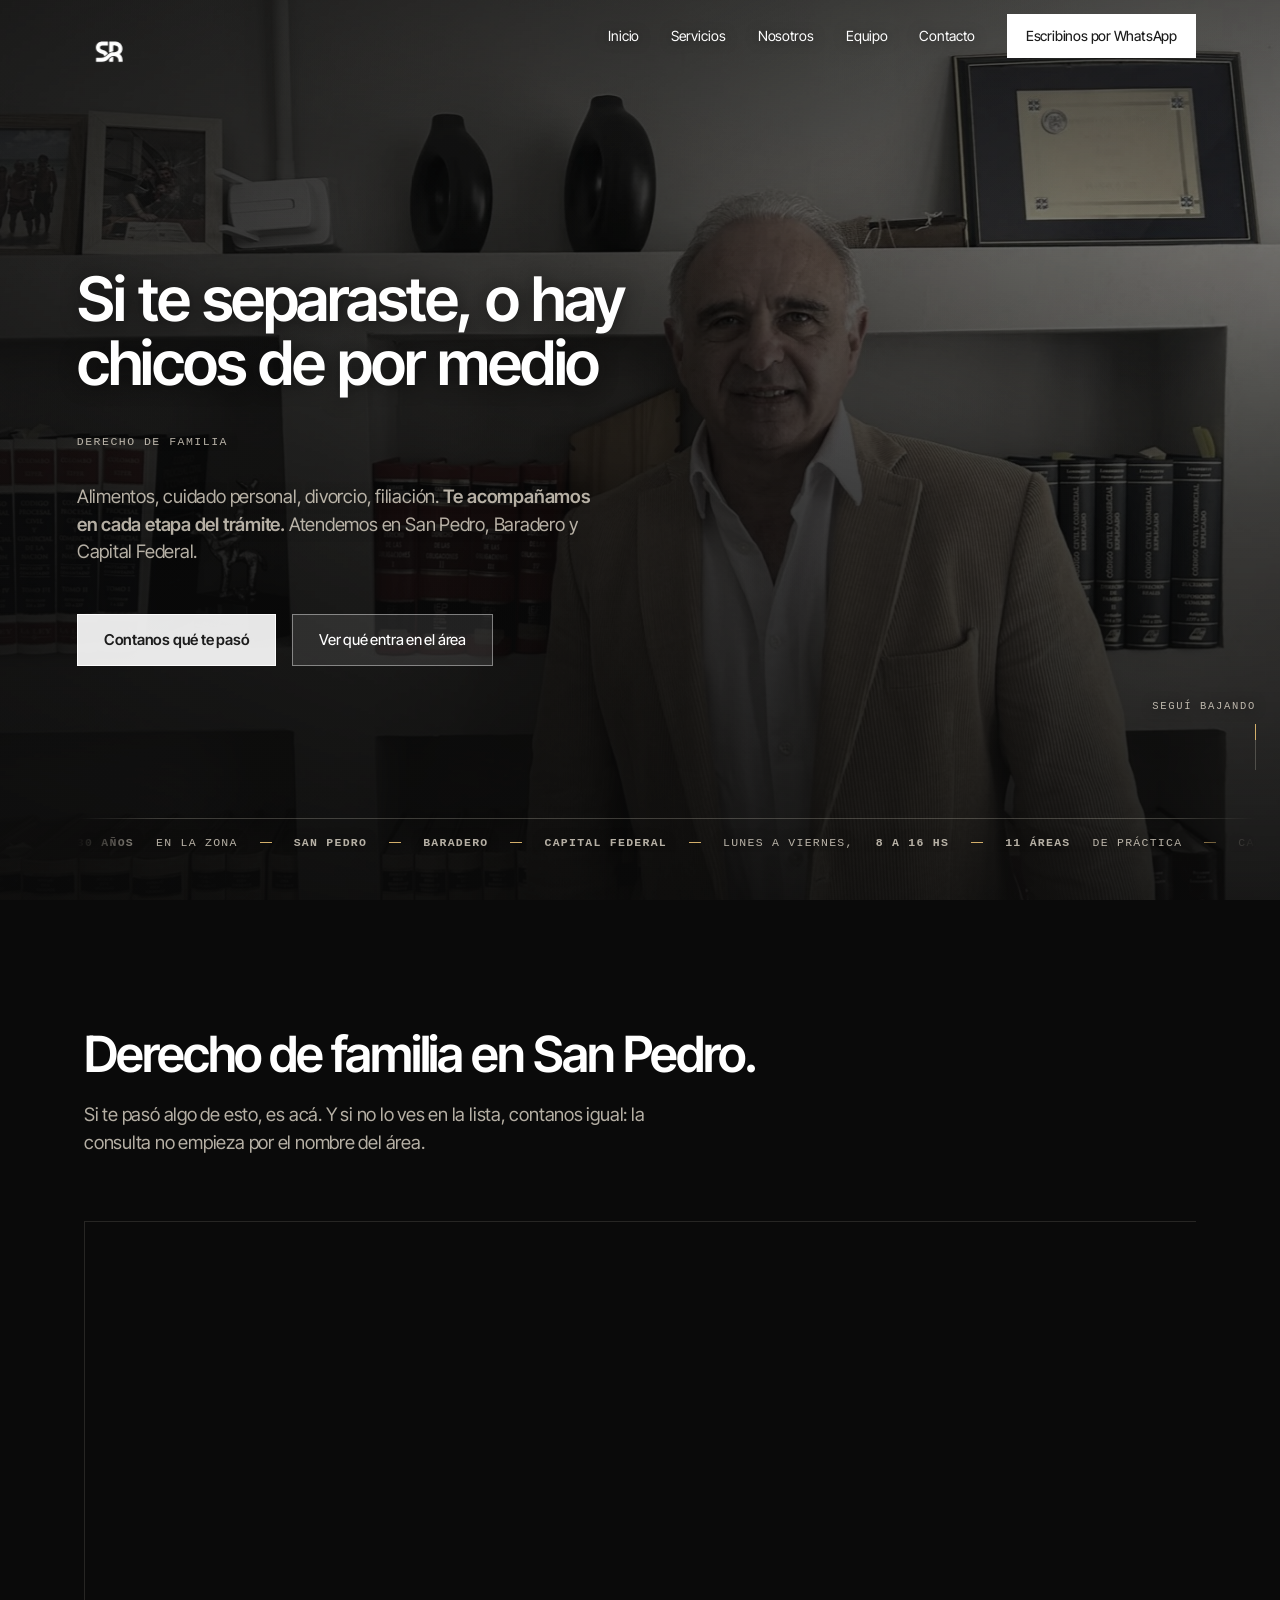
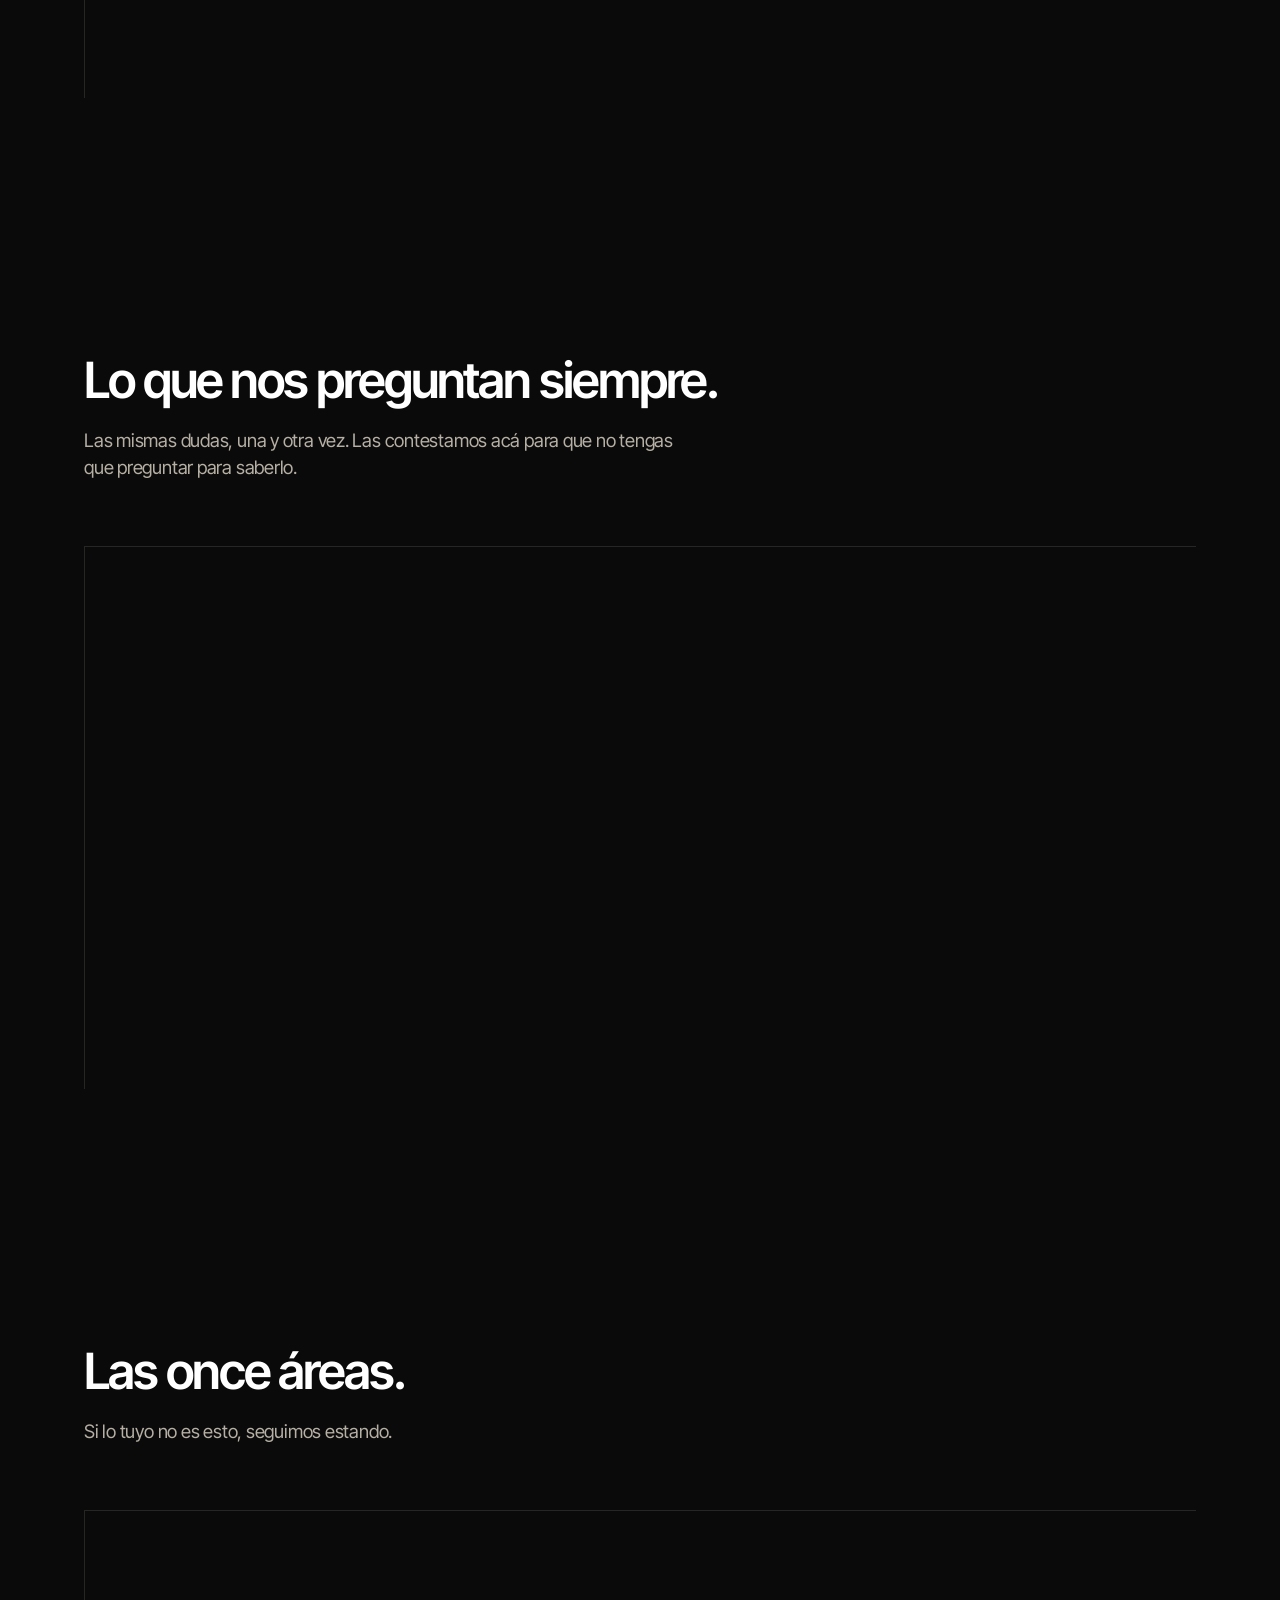
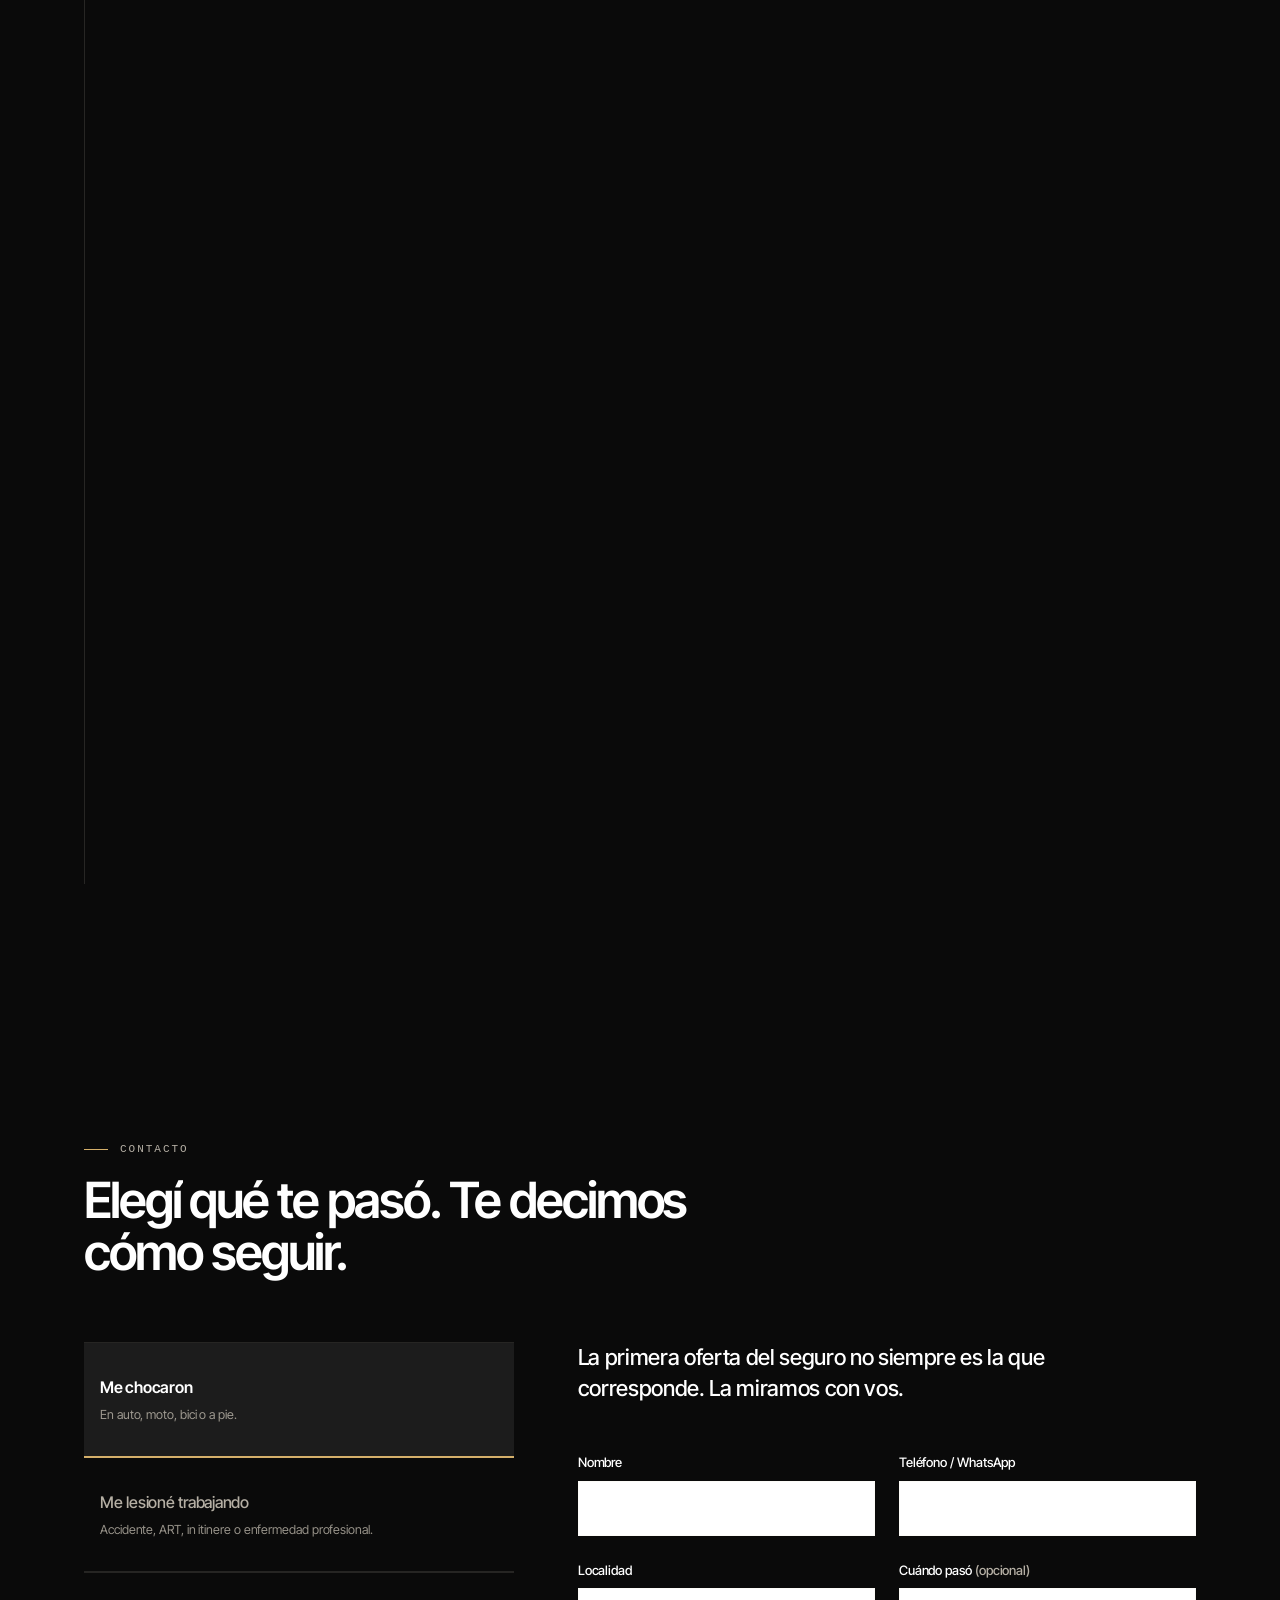
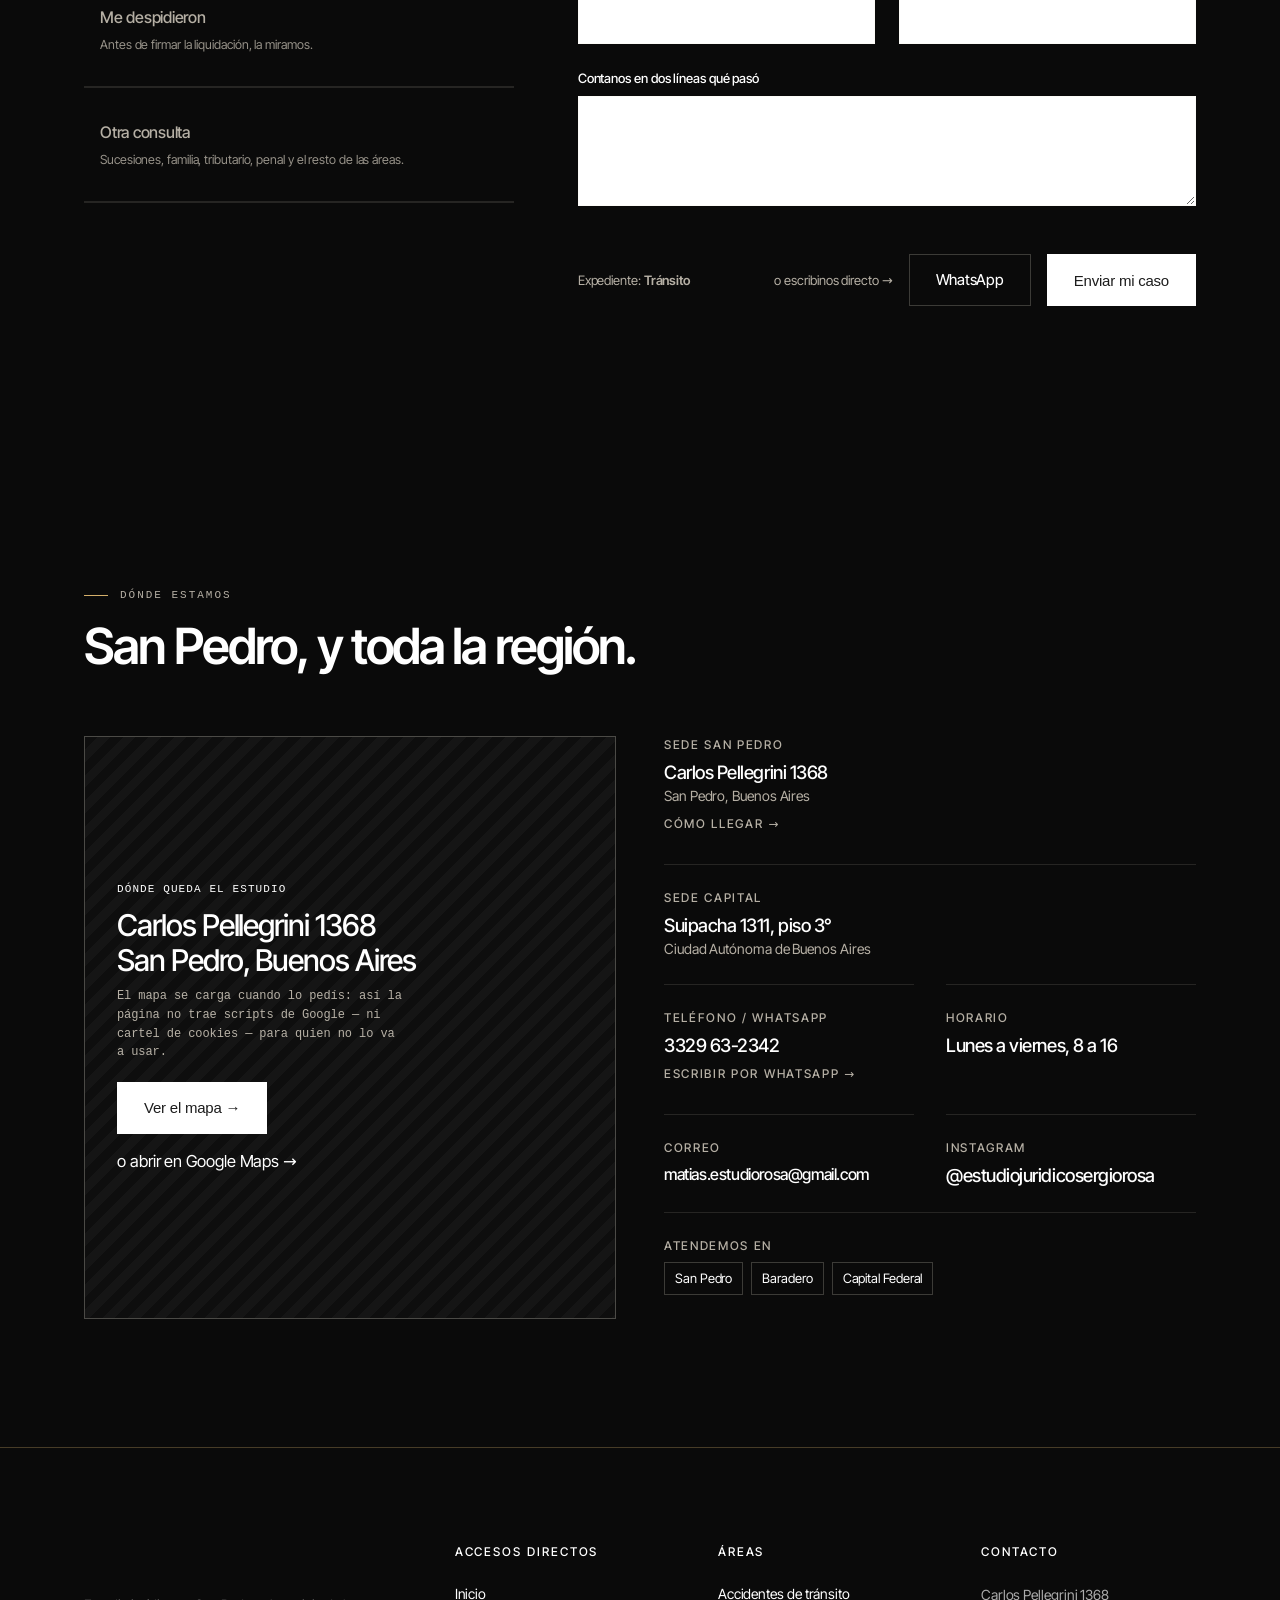
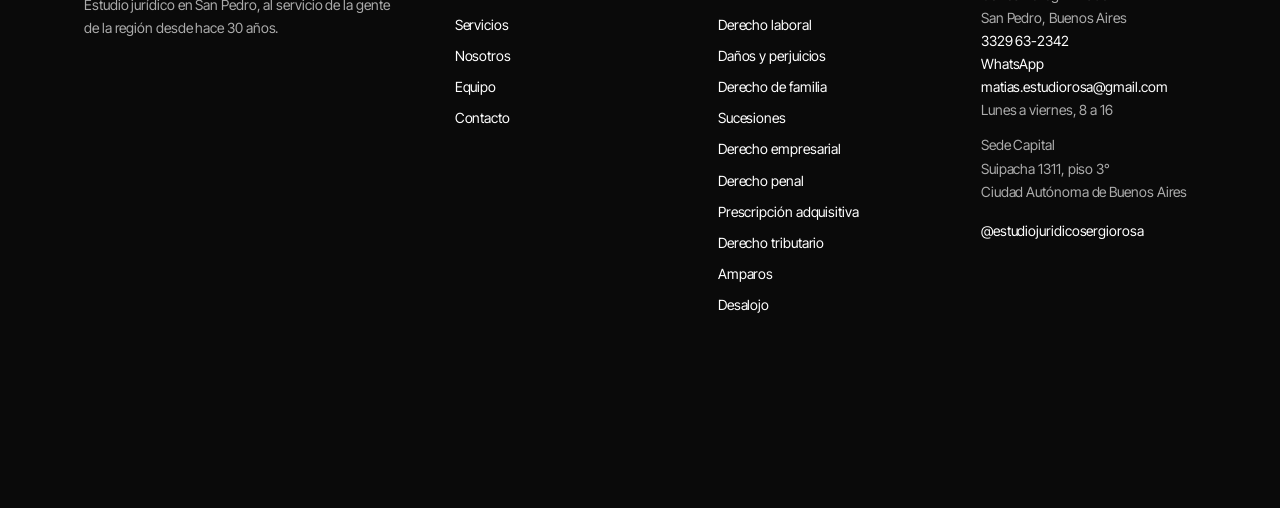
<file: derecho-de-familia/index.html>
<!DOCTYPE html>
<html lang="es-AR">
<head>
<meta charset="utf-8">
<meta name="viewport" content="width=device-width, initial-scale=1">
<title>Abogados de familia en San Pedro — divorcio, alimentos y cuidado personal — Sergio Rosa y Asociados</title>
<meta name="description" content="Abogados de familia en San Pedro. Divorcio, alimentos, cuidado personal y filiación. Te acompañamos en cada etapa del trámite.">

<!-- Inter e Inter Tight embebidas en base64 desde clientes/sergio-rosa/entregables/
     inter.b64 e intertight.b64 (06-08 y 09-08). Cero CDN, igual que carrusel-base.html
     — BRIEF §A. Subset "latin" de Google Fonts, variable 400-900: cubre español
     (incluye Latin-1 Supplement, o sea tildes, ñ, ¿¡) sin cargar cirílico ni griego. -->


<link rel="stylesheet" href="../assets/estilos.css">
<style>
.pag-area .hero h1{font-size:clamp(34px,4.8vw,64px);line-height:1.05;max-width:18ch}
.pag-area .hero .lead{margin-top:var(--s4)}
</style>
</head>

<body class="sin-js telonando pag-area">

<!-- Barra de lectura. Vacía a propósito: el script le escribe --p en cada
     cuadro. Si el script no corre, queda una hairline invisible de 2px. -->
<b class="lectura" aria-hidden="true"><i></i></b>

<!-- 00 · TELÓN DE APERTURA — ver el bloque 01bis del <style> y telon() en el
     script. Vive fuera de <main> porque no es contenido: es la puerta. Las dos
     piezas van aria-hidden y sin nada enfocable adentro, así que para un lector
     de pantalla la página empieza en el header, como si el telón no existiera.
     La cuenta tampoco se anuncia: es un reloj, no información. -->
<div class="telon" id="telon" aria-hidden="true">
  <b class="telon__hoja"></b>
  <div class="telon__carga"><b class="telon__n" id="telonN">00</b><span class="telon__pc">%</span></div>
  <b class="telon__barra"><i></i></b>
</div>
<!-- El símbolo va SUELTO, hermano del telón y no hijo: es lo único que no sube
     con la hoja — se queda y viaja hasta el logo del header. -->
<div class="telon__sim" id="telonSim" aria-hidden="true"><svg viewBox="0 0 457 400" aria-hidden="true" focusable="false"><g transform="matrix(1,0,0,1,-3923.354078,-158.025554)"><g transform="matrix(0.356776,0,0,0.555556,3448.841753,158.025554)"><g transform="matrix(2.802878,0,0,1.8,1236.584161,35.594531)"><path d="M258.048,99.5C258.078,93.491 257.628,93.314 258.483,92.484C259.584,91.413 307.264,91.829 316.451,92.914C346.125,96.418 371.962,115.927 376.005,146.579C381.258,186.409 351.3,201.871 351.451,203.509C351.551,204.592 377.373,219.098 377.834,258.494C377.932,266.887 378.706,272.646 375.508,272.681C372.946,272.709 349.258,272.97 343.488,272.68C340.162,272.513 341.296,265.444 341.23,260.502C340.918,237.223 325.502,214.862 291.483,221.414C245.831,230.206 252.517,272.878 191.5,272.678C142.924,272.519 142.022,273.547 141.359,271.555C140.894,270.159 141.195,242.054 141.222,239.489C141.257,236.24 143.247,237.23 187.5,237.123C238.66,236.998 238.598,201.641 278.624,188.931C294.86,183.775 333.405,190.224 339.122,164.405C347.506,126.538 299.865,124.809 295.595,126.717C293.698,127.566 294.889,152.628 294.604,177.504C294.561,181.219 289.948,179.3 278.487,182.455C263.169,186.672 257.847,193.965 257.923,189.47C258.05,182.019 258.049,182.032 258.048,99.5Z" style="fill:#FFFFFF"></path><path d="M182.438,93.039C187.383,92.597 206.771,90.863 244.482,91.919C247.77,92.011 246.756,99.046 246.755,106.5C246.752,124.997 247.821,127.551 243.501,127.556C197.184,127.608 179.642,124.742 176.884,140.578C172.396,166.348 208.242,162.283 231.679,180.225C233.549,181.657 235.34,183.229 237.025,184.967C242.688,190.808 246.248,198.343 246.216,199.541C246.134,202.605 211.42,232.283 212.926,224.536C218.326,196.763 179.887,203.649 154.678,180.305C131.675,159.004 131.346,102.297 182.438,93.039Z" style="fill:#FFFFFF"></path><path d="M258.034,264.501C257.982,260.584 257.538,249.121 258.766,247.705C271.79,232.69 287.699,228.707 290.606,227.979C295.001,226.878 294.602,229.029 294.603,233.499C294.609,271.275 294.875,272.562 292.515,272.671C292.154,272.687 260.01,272.682 259.467,272.653C257.344,272.538 258.03,266.775 258.034,264.501Z" style="fill:#FFFFFF"></path></g></g></g></svg></div>

<!-- 01 · HEADER -->
<header class="head" id="inicio">
  <div class="env head__in">
    <a class="marca" href="../index.html" aria-label="Sergio Rosa y Asociados — inicio">
      <svg viewBox="0 0 457 400" aria-hidden="true" focusable="false"><g transform="matrix(1,0,0,1,-3923.354078,-158.025554)"><g transform="matrix(0.356776,0,0,0.555556,3448.841753,158.025554)"><g transform="matrix(2.802878,0,0,1.8,1236.584161,35.594531)"><path d="M258.048,99.5C258.078,93.491 257.628,93.314 258.483,92.484C259.584,91.413 307.264,91.829 316.451,92.914C346.125,96.418 371.962,115.927 376.005,146.579C381.258,186.409 351.3,201.871 351.451,203.509C351.551,204.592 377.373,219.098 377.834,258.494C377.932,266.887 378.706,272.646 375.508,272.681C372.946,272.709 349.258,272.97 343.488,272.68C340.162,272.513 341.296,265.444 341.23,260.502C340.918,237.223 325.502,214.862 291.483,221.414C245.831,230.206 252.517,272.878 191.5,272.678C142.924,272.519 142.022,273.547 141.359,271.555C140.894,270.159 141.195,242.054 141.222,239.489C141.257,236.24 143.247,237.23 187.5,237.123C238.66,236.998 238.598,201.641 278.624,188.931C294.86,183.775 333.405,190.224 339.122,164.405C347.506,126.538 299.865,124.809 295.595,126.717C293.698,127.566 294.889,152.628 294.604,177.504C294.561,181.219 289.948,179.3 278.487,182.455C263.169,186.672 257.847,193.965 257.923,189.47C258.05,182.019 258.049,182.032 258.048,99.5Z" style="fill:#1C1C1C"></path><path d="M182.438,93.039C187.383,92.597 206.771,90.863 244.482,91.919C247.77,92.011 246.756,99.046 246.755,106.5C246.752,124.997 247.821,127.551 243.501,127.556C197.184,127.608 179.642,124.742 176.884,140.578C172.396,166.348 208.242,162.283 231.679,180.225C233.549,181.657 235.34,183.229 237.025,184.967C242.688,190.808 246.248,198.343 246.216,199.541C246.134,202.605 211.42,232.283 212.926,224.536C218.326,196.763 179.887,203.649 154.678,180.305C131.675,159.004 131.346,102.297 182.438,93.039Z" style="fill:#1C1C1C"></path><path d="M258.034,264.501C257.982,260.584 257.538,249.121 258.766,247.705C271.79,232.69 287.699,228.707 290.606,227.979C295.001,226.878 294.602,229.029 294.603,233.499C294.609,271.275 294.875,272.562 292.515,272.671C292.154,272.687 260.01,272.682 259.467,272.653C257.344,272.538 258.03,266.775 258.034,264.501Z" style="fill:#1C1C1C"></path></g></g></g></svg>
      <span class="marca__txt"><b>Sergio Rosa y Asociados</b><span>Estudio Jurídico</span></span>
    </a>
    <nav class="nav" aria-label="Principal">
      <a href="../index.html"><span class="barre">Inicio</span></a>
      <a href="../index.html#servicios"><span class="barre">Servicios</span></a>
      <a href="../index.html#nosotros"><span class="barre">Nosotros</span></a>
      <a href="../index.html#equipo"><span class="barre">Equipo</span></a>
      <a href="#contacto"><span class="barre">Contacto</span></a>
    </nav>
    <button class="head__menu" id="abrir" aria-label="Abrir menú" aria-expanded="false"><b></b><b></b><b></b></button>
    <a class="btn" href="https://wa.me/5493329632342?text=Hola%20Sergio%2C%20c%C3%B3mo%20est%C3%A1s%3F%20Necesito%20ayuda%20con%20mi%20situaci%C3%B3n%2C%20en%20el%20pr%C3%B3ximo%20mensaje%20te%20cuento%20m%C3%A1s." target="_blank" rel="noopener" aria-label="Escribinos por WhatsApp">
      <svg class="btn__ic" viewBox="0 0 24 24" aria-hidden="true" focusable="false"><path d="M12 2C6.48 2 2 6.48 2 12c0 1.85.5 3.58 1.36 5.07L2 22l5.05-1.33A9.94 9.94 0 0 0 12 22c5.52 0 10-4.48 10-10S17.52 2 12 2zm0 18.15c-1.6 0-3.1-.44-4.38-1.2l-.31-.19-3.05.8.81-2.97-.2-.31A8.15 8.15 0 1 1 20.15 12 8.16 8.16 0 0 1 12 20.15zm4.52-6.1c-.25-.12-1.47-.72-1.7-.81-.23-.08-.39-.12-.56.12-.17.25-.64.81-.78.97-.14.17-.29.19-.54.06-.25-.12-1.04-.38-1.99-1.22-.74-.65-1.23-1.46-1.38-1.71-.14-.25-.02-.38.11-.51.11-.11.25-.29.37-.43.12-.14.16-.25.25-.41.08-.17.04-.31-.02-.43-.06-.12-.56-1.35-.77-1.85-.2-.48-.41-.42-.56-.43h-.48c-.17 0-.43.06-.66.31-.23.25-.86.84-.86 2.04 0 1.2.88 2.37 1 2.53.12.17 1.73 2.64 4.2 3.7.59.25 1.05.4 1.41.51.59.19 1.13.16 1.56.1.48-.07 1.47-.6 1.68-1.18.21-.58.21-1.08.14-1.18-.06-.11-.23-.17-.48-.29z"/></svg>
      <span class="btn__txt">Escribinos por WhatsApp</span>
    </a>
  </div>
</header>

<div class="panel" id="panel" aria-hidden="true">
  <button id="cerrar" aria-label="Cerrar menú">✕</button>
  <a href="../index.html">Inicio</a>
  <a href="../index.html#servicios">Servicios</a>
  <a href="../index.html#nosotros">Nosotros</a>
  <a href="../index.html#equipo">Equipo</a>
  <a href="#contacto">Contacto</a>
</div>

<main>
<section class="hero sec--dark">
    <div class="hero__foto"><img src="../assets/img/sergio-rosa-abogado-san-pedro.webp" fetchpriority="high" alt="Dr. Sergio Rosa" width="1600" height="1067"></div>
    <div class="env">
      <h1 data-anim data-no-split>Si te separaste, o hay chicos de por medio</h1>

      <!-- Doce situaciones, una por área de práctica. El ORDEN es el del
           bloque 04 de acá abajo: volumen real de consulta, tránsito y
           laboral primero. La palabra frena el scroll; el área evita que
           "negaron" o "intimaron" queden colgadas sin sujeto. -->
      <div class="hero__meta" aria-hidden="true" data-anim>
        <b class="hero__prog"></b>
        <span class="hero__area"><span class="hero__areavia"><span>Derecho de familia</span></span></span>
      </div>

      <!-- La bajada del hero dice, desde el 18-08 y a pedido del cliente, lo que
           el estudio considera lo más importante de todo: qué hace con lo que le
           traés. Reemplaza a la de trayectoria + honorarios.
           Los dos <strong> no cambian de color: cambian de peso, 400 → 600.
           ⚠️ Lo que se fue con la bajada vieja: "recién entonces hablamos de
           honorarios", que era el reemplazo aprobado del §D-1 de "gratis". Los
           treinta años y las tres ciudades NO se perdieron — siguen en la cinta
           de acá abajo, en nosotros, en equipo y en el pie. La página vuelve a
           no decir en ninguna parte cómo se cobra. -->
      <p class="lead" data-anim>Alimentos, cuidado personal, divorcio, filiación. <strong>Te acompañamos en cada etapa del trámite.</strong> Atendemos en San Pedro, Baradero y Capital Federal.</p>

      <div class="hero__cta" data-anim>
        <a class="btn" href="https://wa.me/5493329632342?text=Hola%20Sergio%2C%20c%C3%B3mo%20est%C3%A1s%3F%20Necesito%20ayuda%20con%20mi%20situaci%C3%B3n%2C%20en%20el%20pr%C3%B3ximo%20mensaje%20te%20cuento%20m%C3%A1s." target="_blank" rel="noopener">Contanos qué te pasó</a>
        <a class="btn btn--gh" href="#situaciones">Ver qué entra en el área</a>
      </div>

      <a class="hero__baja" href="#situaciones" data-anim>
        <span class="hero__bajaT">Seguí bajando</span>
        <b class="hero__bajaL" aria-hidden="true"></b>
      </a>

      <!-- 03 · CONTADOR — pasó de tres fichas con count-up a esta cinta.
           Mismos datos (§1 del BRIEF), aria-hidden porque los mismos números
           están en texto accesible en nosotros, equipo, contacto y pie. -->
      <div class="hero__cinta" aria-hidden="true" data-anim>
        <div class="hero__pista">
          <div class="hero__set"><span class="hero__dato"><b>30 años</b> en la zona</span><span class="hero__dato"><b>San Pedro</b></span><span class="hero__dato"><b>Baradero</b></span><span class="hero__dato"><b>Capital Federal</b></span><span class="hero__dato">Lunes a viernes, <b>8 a 16 hs</b></span><span class="hero__dato"><b>11 áreas</b> de práctica</span><span class="hero__dato">Carlos Pellegrini <b>1368</b></span><span class="hero__dato">Suipacha <b>1311</b>, CABA</span></div>
          <div class="hero__set"><span class="hero__dato"><b>30 años</b> en la zona</span><span class="hero__dato"><b>San Pedro</b></span><span class="hero__dato"><b>Baradero</b></span><span class="hero__dato"><b>Capital Federal</b></span><span class="hero__dato">Lunes a viernes, <b>8 a 16 hs</b></span><span class="hero__dato"><b>11 áreas</b> de práctica</span><span class="hero__dato">Carlos Pellegrini <b>1368</b></span><span class="hero__dato">Suipacha <b>1311</b>, CABA</span></div>
        </div>
      </div>
    </div>
  </section>

  <section class="sec sec--dark" id="situaciones">
    <div class="env">
      <h2 data-anim style="margin:0 0 20px;max-width:22ch">Derecho de familia en San Pedro.</h2>
      <p class="lead" data-anim>Si te pasó algo de esto, es acá. Y si no lo ves en la lista, contanos igual: la consulta no empieza por el nombre del área.</p>
      <div class="srv srvN">
          <a class="srv__c" href="#contacto" data-motivo="otra" data-anim="cortina">
            <div class="srv__b">
              <span class="srv__n">01</span>
              <h3>Divorcio</h3>
              <p>Con acuerdo o sin él. Se puede pedir aunque la otra parte no quiera.</p>
            </div>
            <span class="srv__mas">Consultá por esto <i>→</i></span>
          </a>
          <a class="srv__c" href="#contacto" data-motivo="otra" data-anim="cortina">
            <div class="srv__b">
              <span class="srv__n">02</span>
              <h3>Alimentos</h3>
              <p>Fijarlos, actualizarlos, o reclamar los que no se están pagando.</p>
            </div>
            <span class="srv__mas">Consultá por esto <i>→</i></span>
          </a>
          <a class="srv__c" href="#contacto" data-motivo="otra" data-anim="cortina">
            <div class="srv__b">
              <span class="srv__n">03</span>
              <h3>Cuidado personal</h3>
              <p>Con quién viven los chicos y cómo se organiza el tiempo con cada uno.</p>
            </div>
            <span class="srv__mas">Consultá por esto <i>→</i></span>
          </a>
          <a class="srv__c" href="#contacto" data-motivo="otra" data-anim="cortina">
            <div class="srv__b">
              <span class="srv__n">04</span>
              <h3>División de bienes</h3>
              <p>Qué entra, qué queda afuera y cómo se reparte.</p>
            </div>
            <span class="srv__mas">Consultá por esto <i>→</i></span>
          </a>
          <a class="srv__c" href="#contacto" data-motivo="otra" data-anim="cortina">
            <div class="srv__b">
              <span class="srv__n">05</span>
              <h3>Filiación</h3>
              <p>Reconocimiento de paternidad y las acciones para establecerla.</p>
            </div>
            <span class="srv__mas">Consultá por esto <i>→</i></span>
          </a>
          <a class="srv__c" href="#contacto" data-motivo="otra" data-anim="cortina">
            <div class="srv__b">
              <span class="srv__n">06</span>
              <h3>Violencia familiar</h3>
              <p>Medidas de protección urgentes. Es lo primero, antes que cualquier otro trámite.</p>
            </div>
            <span class="srv__mas">Consultá por esto <i>→</i></span>
          </a>
        </div>
    </div>
  </section>


  <section class="sec sec--dark" id="preguntas">
    <div class="env">
      <h2 data-anim style="margin:0 0 20px;max-width:22ch">Lo que nos preguntan siempre.</h2>
      <p class="lead" data-anim>Las mismas dudas, una y otra vez. Las contestamos acá para que no tengas que preguntar para saberlo.</p>
      <div class="srv srvN">
          <a class="srv__c" href="#contacto" data-motivo="otra" data-anim="cortina">
            <div class="srv__b">
              <span class="srv__n">01</span>
              <h3>¿Puedo divorciarme si el otro no quiere?</h3>
              <p>Sí. El divorcio se puede pedir de a uno: no hace falta que la otra parte esté de acuerdo ni que dé un motivo.</p>
            </div>
            <span class="srv__mas">Contanos tu caso <i>→</i></span>
          </a>
          <a class="srv__c" href="#contacto" data-motivo="otra" data-anim="cortina">
            <div class="srv__b">
              <span class="srv__n">02</span>
              <h3>No me pasa la cuota, ¿qué hago?</h3>
              <p>Hay vías para reclamar lo que no se pagó y para asegurar que se pague hacia adelante. Traé lo que tengas: el acuerdo, la sentencia, los comprobantes.</p>
            </div>
            <span class="srv__mas">Contanos tu caso <i>→</i></span>
          </a>
          <a class="srv__c" href="#contacto" data-motivo="otra" data-anim="cortina">
            <div class="srv__b">
              <span class="srv__n">03</span>
              <h3>¿Se puede pedir que suba la cuota?</h3>
              <p>Sí, cuando cambian las necesidades de los chicos o la situación de quien la paga. Es un pedido habitual y se arma con lo que se pueda documentar.</p>
            </div>
            <span class="srv__mas">Contanos tu caso <i>→</i></span>
          </a>
          <a class="srv__c" href="#contacto" data-motivo="otra" data-anim="cortina">
            <div class="srv__b">
              <span class="srv__n">04</span>
              <h3>¿A los chicos los llevan a declarar?</h3>
              <p>Los chicos tienen derecho a ser escuchados, pero eso no significa hacerlos elegir ni exponerlos. Te explicamos cómo se maneja antes de que pase nada.</p>
            </div>
            <span class="srv__mas">Contanos tu caso <i>→</i></span>
          </a>
          <a class="srv__c" href="#contacto" data-motivo="otra" data-anim="cortina">
            <div class="srv__b">
              <span class="srv__n">05</span>
              <h3>Nos separamos hace años y nunca hicimos nada</h3>
              <p>Se puede ordenar igual, tanto el divorcio como los bienes. No hay que empezar de cero: se trabaja con lo que ya pasó.</p>
            </div>
            <span class="srv__mas">Contanos tu caso <i>→</i></span>
          </a>
          <a class="srv__c" href="#contacto" data-motivo="otra" data-anim="cortina">
            <div class="srv__b">
              <span class="srv__n">06</span>
              <h3>¿Es necesario llegar a juicio?</h3>
              <p>No siempre. Muchas cosas se resuelven por acuerdo y el juzgado sólo lo homologa. Cuando no hay acuerdo, se litiga.</p>
            </div>
            <span class="srv__mas">Contanos tu caso <i>→</i></span>
          </a>
        </div>
    </div>
  </section>


  <section class="sec sec--dark" id="otras">
    <div class="env">
      <h2 data-anim style="margin:0 0 20px;max-width:22ch">Las once áreas.</h2>
      <p class="lead" data-anim>Si lo tuyo no es esto, seguimos estando.</p>
      <div class="srv srvN">
          <a class="srv__c" href="../accidentes-de-transito/index.html" data-anim="cortina">
            <div class="srv__b">
              <span class="srv__n">01</span>
              <h3>Accidentes de tránsito</h3>
              <p>Autos, motos, peatones, bicis. Antes de aceptar la oferta de la aseguradora, dejanos revisarla.</p>
            </div>
            <span class="srv__mas">Conocé más <i>→</i></span>
          </a>
          <a class="srv__c" href="../derecho-laboral/index.html" data-anim="cortina">
            <div class="srv__b">
              <span class="srv__n">02</span>
              <h3>Derecho laboral</h3>
              <p>Despidos, accidentes de trabajo, enfermedades profesionales. Revisamos el alta o la liquidación antes de que firmes.</p>
            </div>
            <span class="srv__mas">Conocé más <i>→</i></span>
          </a>
          <a class="srv__c" href="../danos-y-perjuicios/index.html" data-anim="cortina">
            <div class="srv__b">
              <span class="srv__n">03</span>
              <h3>Daños y perjuicios</h3>
              <p>Reclamos y reparación cuando otro te causó un daño, dentro o fuera del tránsito.</p>
            </div>
            <span class="srv__mas">Conocé más <i>→</i></span>
          </a>
          <a class="srv__c" href="#situaciones" data-anim="cortina">
            <div class="srv__b">
              <span class="srv__n">04</span>
              <h3>Derecho de familia</h3>
              <p>Alimentos, cuidado personal, divorcio, filiación. Te acompañamos en cada etapa del trámite.</p>
            </div>
            <span class="srv__mas">Estás en esta área <i>→</i></span>
          </a>
          <a class="srv__c" href="../sucesiones/index.html" data-anim="cortina">
            <div class="srv__b">
              <span class="srv__n">05</span>
              <h3>Sucesiones</h3>
              <p>Herencias y particiones, resueltas con el mismo criterio y la misma cercanía de siempre.</p>
            </div>
            <span class="srv__mas">Conocé más <i>→</i></span>
          </a>
          <a class="srv__c" href="../derecho-empresarial/index.html" data-anim="cortina">
            <div class="srv__b">
              <span class="srv__n">06</span>
              <h3>Derecho empresarial</h3>
              <p>Asesoramiento a pymes de la región en la creación y estructura de su empresa.</p>
            </div>
            <span class="srv__mas">Conocé más <i>→</i></span>
          </a>
          <a class="srv__c" href="../derecho-penal/index.html" data-anim="cortina">
            <div class="srv__b">
              <span class="srv__n">07</span>
              <h3>Derecho penal</h3>
              <p>Defensa técnica a cargo del Dr. Matías Seery, especialista en la materia.</p>
            </div>
            <span class="srv__mas">Conocé más <i>→</i></span>
          </a>
          <a class="srv__c" href="../prescripcion-adquisitiva/index.html" data-anim="cortina">
            <div class="srv__b">
              <span class="srv__n">08</span>
              <h3>Prescripción adquisitiva</h3>
              <p>Usucapión de inmuebles, con el proceso explicado paso a paso.</p>
            </div>
            <span class="srv__mas">Conocé más <i>→</i></span>
          </a>
          <a class="srv__c" href="../derecho-tributario/index.html" data-anim="cortina">
            <div class="srv__b">
              <span class="srv__n">09</span>
              <h3>Derecho tributario</h3>
              <p>Defensa ante ARCA (ex AFIP) y ante el Tribunal Fiscal, a cargo del Dr. Sergio H Rosa.</p>
            </div>
            <span class="srv__mas">Conocé más <i>→</i></span>
          </a>
          <a class="srv__c" href="../amparos/index.html" data-anim="cortina">
            <div class="srv__b">
              <span class="srv__n">10</span>
              <h3>Amparos</h3>
              <p>Reclamos urgentes cuando un derecho está siendo vulnerado y no hay tiempo para el trámite ordinario.</p>
            </div>
            <span class="srv__mas">Conocé más <i>→</i></span>
          </a>
          <a class="srv__c" href="../desalojo/index.html" data-anim="cortina">
            <div class="srv__b">
              <span class="srv__n">11</span>
              <h3>Desalojo</h3>
              <p>Procesos de desalojo, ya sea que necesites recuperar tu inmueble o que te lo estén reclamando a vos.</p>
            </div>
            <span class="srv__mas">Conocé más <i>→</i></span>
          </a>
          <a class="srv__c srv__c--cta" href="#contacto" data-motivo="otra" data-anim="cortina">
            <div class="srv__b">
              <span class="srv__n">12</span>
              <h3>¿Lo tuyo no está en la lista?</h3>
              <p>Contanos igual qué te pasó. Son once áreas, pero la consulta no empieza por el nombre del área.</p>
            </div>
            <span class="srv__mas">Contanos tu caso <i>→</i></span>
          </a>
        </div>
    </div>
  </section>

<section class="sec sec--dark" id="contacto">
    <div class="env">
      <p class="kick" data-anim>Contacto</p>
      <h2 data-anim style="margin:16px 0 20px;max-width:20ch">Elegí qué te pasó. Te decimos cómo seguir.</h2>

      <!-- DESTINO: matias.estudiorosa@gmail.com. Sin servidor, el envío arma el mail con los datos
           del formulario y lo abre en el cliente de correo de la persona. Es el
           único destino posible en un archivo que abre con doble clic; si más
           adelante hay un servicio de formularios, se cambia sólo el submit. -->
      <!-- El movimiento pasó del <form> entero a sus dos mitades (12-08): las
           pestañas entran desde la izquierda y el panel desde la derecha, y el
           bloque se abre como una carpeta. Va en .leg__rail y no en .leg__col
           porque la columna es sticky y no se le cuelga un filtro encima. -->
      <form class="leg" id="form" novalidate>
        <div class="leg__col">
          <!-- Patrón ARIA de pestañas completo (14-08): cada tab con id para que
               el panel lo pueda nombrar, y un solo tabindex=0 en la seleccionada
               —el resto en -1— porque declarar role="tablist" es un contrato:
               quien usa lector de pantalla espera moverse con las flechas y que
               el grupo entero ocupe una sola parada de tabulación. Las flechas
               las cablea el <script> del final. -->
          <div class="leg__rail" role="tablist" aria-label="Qué te pasó" id="rail" data-anim="izq">
            <button class="leg__tab" role="tab" id="tab-choque" aria-selected="true" aria-controls="panel-contacto" tabindex="0" data-motivo="choque" type="button">
              <span>Me chocaron</span><i>En auto, moto, bici o a pie.</i>
            </button>
            <button class="leg__tab" role="tab" id="tab-trabajo" aria-selected="false" aria-controls="panel-contacto" tabindex="-1" data-motivo="trabajo" type="button">
              <span>Me lesioné trabajando</span><i>Accidente, ART, in itinere o enfermedad profesional.</i>
            </button>
            <button class="leg__tab" role="tab" id="tab-despido" aria-selected="false" aria-controls="panel-contacto" tabindex="-1" data-motivo="despido" type="button">
              <span>Me despidieron</span><i>Antes de firmar la liquidación, la miramos.</i>
            </button>
            <button class="leg__tab" role="tab" id="tab-otra" aria-selected="false" aria-controls="panel-contacto" tabindex="-1" data-motivo="otra" type="button">
              <span>Otra consulta</span><i>Sucesiones, familia, tributario, penal y el resto de las áreas.</i>
            </button>
          </div>
        </div>

        <div class="leg__panel" role="tabpanel" id="panel-contacto" aria-labelledby="tab-choque" data-anim="der">
          <p class="leg__voz" id="voz">La primera oferta del seguro no siempre es la que corresponde. La miramos con vos.</p>

          <!-- Nada de subir documentación, fotos del accidente ni datos del
               expediente: son datos sensibles y el formulario no es el lugar. -->
          <div class="campos" style="margin-top:var(--s5)">
            <div class="campo">
              <label for="nombre">Nombre</label>
              <input id="nombre" name="nombre" type="text" autocomplete="name" required>
            </div>
            <div class="campo">
              <label for="tel">Teléfono / WhatsApp</label>
              <input id="tel" name="tel" type="tel" inputmode="tel" autocomplete="tel" required>
            </div>
            <div class="campo">
              <label for="loc">Localidad</label>
              <input id="loc" name="localidad" type="text" autocomplete="address-level2">
            </div>
            <div class="campo">
              <label for="cuando">Cuándo pasó <i>(opcional)</i></label>
              <input id="cuando" name="cuando" type="text">
            </div>
            <div class="campo campo--full">
              <label for="detalle">Contanos en dos líneas qué pasó</label>
              <textarea id="detalle" name="detalle"></textarea>
            </div>
          </div>

          <div class="form__pie">
            <span class="form__nota" style="margin:0">Expediente: <b class="leg__tag" id="voz-tag">Tránsito</b></span>
            <div class="form__der">
              <span class="form__o">o escribinos directo →</span>
              <a class="btn btn--gh" href="https://wa.me/5493329632342?text=Hola%20Sergio%2C%20c%C3%B3mo%20est%C3%A1s%3F%20Necesito%20ayuda%20con%20mi%20situaci%C3%B3n%2C%20en%20el%20pr%C3%B3ximo%20mensaje%20te%20cuento%20m%C3%A1s." target="_blank" rel="noopener">WhatsApp</a>
              <button class="btn form__env" type="submit">Enviar mi caso</button>
            </div>
          </div>
          <p class="form__nota" id="aviso" role="status"></p>
        </div>

        <input type="hidden" name="motivo" id="motivo-real" value="choque">
      </form>

      <!-- Reemplaza al formulario en el mismo lugar, sin que la página salte.
           El texto es el decidido en el BRIEF: pregunta que desafía arriba,
           "Caso aceptado." abajo. -->
      <div class="listo oculto" id="listo" role="status">
        <p class="paso__t" style="margin:0">Confirmación</p>
        <h3>Caso aceptado.</h3>
        <p>Te escribimos por WhatsApp para contarte si hay caso. Atendemos de lunes a viernes, de 8 a 16.</p>
        <p class="hueco__d" style="margin-top:20px">Se abre tu correo con la consulta armada. Si no se abrió, escribinos a <a href="mailto:matias.estudiorosa@gmail.com">matias.estudiorosa@gmail.com</a> o llamá al <a href="tel:+543329632342">3329 63-2342</a>.</p>
      </div>
    </div>
  </section>
<section class="sec sec--dark" id="donde">
    <div class="env">
      <p class="kick" data-anim>Dónde estamos</p>
      <h2 data-anim style="margin-top:16px;max-width:20ch">San Pedro, y toda la región.</h2>
      <div class="mapa-grid">
        <!-- El embed de Google carga scripts y arrastra cartel de cookies.
             Va una imagen del mapa embebida en el archivo, con link a Google Maps:
             cero scripts, cero cartel, un clic más. -->
        <div class="mapa" id="mapa" data-anim="izq">
          <div class="mapa__pre">
            <p class="hueco__t">Dónde queda el estudio</p>
            <h3>Carlos Pellegrini 1368<br>San Pedro, Buenos Aires</h3>
            <p class="hueco__d" style="max-width:40ch">El mapa se carga cuando lo pedís: así la página no trae scripts de Google — ni cartel de cookies — para quien no lo va a usar.</p>
            <button class="btn" type="button" id="mapa-load">Ver el mapa →</button>
            <p style="margin-top:4px"><a href="https://maps.app.goo.gl/MZXgna2a5sL994fv5" target="_blank" rel="noopener"><span class="barre">o abrir en Google Maps →</span></a></p>
          </div>
        </div>
        <div class="ficha" data-anim="der">
          <div class="f-full"><span>Sede San Pedro</span><h3>Carlos Pellegrini 1368</h3><p>San Pedro, Buenos Aires</p>
            <p style="margin-top:8px"><a href="https://maps.app.goo.gl/MZXgna2a5sL994fv5" target="_blank" rel="noopener"><span class="barre">Cómo llegar →</span></a></p></div>
          <div class="f-full"><span>Sede Capital</span><h3>Suipacha 1311, piso 3°</h3><p>Ciudad Autónoma de Buenos Aires</p></div>
          <div><span>Teléfono / WhatsApp</span><h3><a href="tel:+543329632342">3329 63-2342</a></h3>
            <p style="margin-top:8px"><a href="https://wa.me/5493329632342?text=Hola%20Sergio%2C%20c%C3%B3mo%20est%C3%A1s%3F%20Necesito%20ayuda%20con%20mi%20situaci%C3%B3n%2C%20en%20el%20pr%C3%B3ximo%20mensaje%20te%20cuento%20m%C3%A1s." target="_blank" rel="noopener"><span class="barre">Escribir por WhatsApp →</span></a></p></div>
          <div><span>Horario</span><h3>Lunes a viernes, 8 a 16</h3></div>
          <div><span>Correo</span><h3 style="font-size:16px"><a href="mailto:matias.estudiorosa@gmail.com">matias.estudiorosa@gmail.com</a></h3></div>
          <!-- Handle cerrado el 2026-08-07: @estudiojuridicosergiorosa.
               Se cambió antes de que la cuenta tuviera volumen — con un solo post
               publicado era el momento más barato y no vuelve. -->
          <div><span>Instagram</span><h3><a href="https://instagram.com/estudiojuridicosergiorosa" target="_blank" rel="noopener">@estudiojuridicosergiorosa</a></h3></div>
          <div class="f-full"><span>Atendemos en</span>
            <div class="pills"><i>San Pedro</i><i>Baradero</i><i>Capital Federal</i></div></div>
        </div>
      </div>
    </div>
  </section>
</main>

<!-- 10 · FOOTER -->
<footer class="foot">
  <div class="env">
    <div class="foot__grid">
      <div data-anim>
        <a class="marca" href="#inicio">
          <svg viewBox="0 0 457 400" aria-hidden="true" focusable="false"><g transform="matrix(1,0,0,1,-3923.354078,-158.025554)"><g transform="matrix(0.356776,0,0,0.555556,3448.841753,158.025554)"><g transform="matrix(2.802878,0,0,1.8,1236.584161,35.594531)"><path d="M258.048,99.5C258.078,93.491 257.628,93.314 258.483,92.484C259.584,91.413 307.264,91.829 316.451,92.914C346.125,96.418 371.962,115.927 376.005,146.579C381.258,186.409 351.3,201.871 351.451,203.509C351.551,204.592 377.373,219.098 377.834,258.494C377.932,266.887 378.706,272.646 375.508,272.681C372.946,272.709 349.258,272.97 343.488,272.68C340.162,272.513 341.296,265.444 341.23,260.502C340.918,237.223 325.502,214.862 291.483,221.414C245.831,230.206 252.517,272.878 191.5,272.678C142.924,272.519 142.022,273.547 141.359,271.555C140.894,270.159 141.195,242.054 141.222,239.489C141.257,236.24 143.247,237.23 187.5,237.123C238.66,236.998 238.598,201.641 278.624,188.931C294.86,183.775 333.405,190.224 339.122,164.405C347.506,126.538 299.865,124.809 295.595,126.717C293.698,127.566 294.889,152.628 294.604,177.504C294.561,181.219 289.948,179.3 278.487,182.455C263.169,186.672 257.847,193.965 257.923,189.47C258.05,182.019 258.049,182.032 258.048,99.5Z"></path><path d="M182.438,93.039C187.383,92.597 206.771,90.863 244.482,91.919C247.77,92.011 246.756,99.046 246.755,106.5C246.752,124.997 247.821,127.551 243.501,127.556C197.184,127.608 179.642,124.742 176.884,140.578C172.396,166.348 208.242,162.283 231.679,180.225C233.549,181.657 235.34,183.229 237.025,184.967C242.688,190.808 246.248,198.343 246.216,199.541C246.134,202.605 211.42,232.283 212.926,224.536C218.326,196.763 179.887,203.649 154.678,180.305C131.675,159.004 131.346,102.297 182.438,93.039Z"></path><path d="M258.034,264.501C257.982,260.584 257.538,249.121 258.766,247.705C271.79,232.69 287.699,228.707 290.606,227.979C295.001,226.878 294.602,229.029 294.603,233.499C294.609,271.275 294.875,272.562 292.515,272.671C292.154,272.687 260.01,272.682 259.467,272.653C257.344,272.538 258.03,266.775 258.034,264.501Z"></path></g></g></g></svg>
          <span class="marca__txt"><b>Sergio Rosa y Asociados</b><span>Estudio Jurídico</span></span>
        </a>
        <p style="margin-top:20px">Estudio jurídico en San Pedro, al servicio de la gente de la región desde hace 30 años.</p>
      </div>
      <div data-anim>
        <h3>Accesos directos</h3>
        <ul>
          <li><a href="#inicio">Inicio</a></li>
          <li><a href="#servicios">Servicios</a></li>
          <li><a href="#nosotros">Nosotros</a></li>
          <li><a href="#equipo">Equipo</a></li>
          <li><a href="#contacto">Contacto</a></li>
        </ul>
      </div>
      <div data-anim>
        <h3>Áreas</h3>
        <ul>
          <li><a href="../accidentes-de-transito/index.html">Accidentes de tránsito</a></li>
          <li><a href="../derecho-laboral/index.html">Derecho laboral</a></li>
          <li><a href="../danos-y-perjuicios/index.html">Daños y perjuicios</a></li>
          <li><a href="../derecho-de-familia/index.html">Derecho de familia</a></li>
          <li><a href="../sucesiones/index.html">Sucesiones</a></li>
          <li><a href="../derecho-empresarial/index.html">Derecho empresarial</a></li>
          <li><a href="../derecho-penal/index.html">Derecho penal</a></li>
          <li><a href="../prescripcion-adquisitiva/index.html">Prescripción adquisitiva</a></li>
          <li><a href="../derecho-tributario/index.html">Derecho tributario</a></li>
          <li><a href="../amparos/index.html">Amparos</a></li>
          <li><a href="../desalojo/index.html">Desalojo</a></li>
        </ul>
      </div>
      <div data-anim>
        <h3>Contacto</h3>
        <p>Carlos Pellegrini 1368<br>San Pedro, Buenos Aires<br><a href="tel:+543329632342">3329 63-2342</a><br><a href="https://wa.me/5493329632342?text=Hola%20Sergio%2C%20c%C3%B3mo%20est%C3%A1s%3F%20Necesito%20ayuda%20con%20mi%20situaci%C3%B3n%2C%20en%20el%20pr%C3%B3ximo%20mensaje%20te%20cuento%20m%C3%A1s." target="_blank" rel="noopener">WhatsApp</a><br><a href="mailto:matias.estudiorosa@gmail.com">matias.estudiorosa@gmail.com</a><br>Lunes a viernes, 8 a 16</p>
        <p style="margin-top:12px">Sede Capital<br>Suipacha 1311, piso 3°<br>Ciudad Autónoma de Buenos Aires</p>
        <p style="margin-top:16px"><a href="https://instagram.com/estudiojuridicosergiorosa" target="_blank" rel="noopener">@estudiojuridicosergiorosa</a></p>
      </div>
    </div>
    <!-- El descargo va acá y en ningún otro lado. -->
    <p class="legal" data-anim>© 2026 Sergio Rosa y Asociados · Estudio Jurídico. — La información de este sitio es de carácter general y no constituye asesoramiento legal para un caso particular. Cada situación requiere análisis individual.</p>
  </div>
</footer>

<!-- 11 · BARRA FIJA — solo celular. Aparece después del hero y se esconde
     mientras el formulario está en pantalla, para no competir con "Enviar mi caso".
     WhatsApp confirmado el 06-08: es el atajo de quien ya decidió escribir. -->
<nav class="barra" id="barra" aria-label="Acciones rápidas">
  <a href="https://wa.me/5493329632342?text=Hola%20Sergio%2C%20c%C3%B3mo%20est%C3%A1s%3F%20Necesito%20ayuda%20con%20mi%20situaci%C3%B3n%2C%20en%20el%20pr%C3%B3ximo%20mensaje%20te%20cuento%20m%C3%A1s." target="_blank" rel="noopener">Escribir por WhatsApp</a>
  <a href="tel:+543329632342">Llamar</a>
</nav>

<!-- GSAP 3.13.0 + ScrollTrigger, embebidos (2026-08-18). La regla del BRIEF §A
     "sin GSAP ni ninguna librería" quedó levantada por decisión del usuario;
     la que NO se levanta es "cero CDN", así que la librería viaja adentro del
     archivo y el sitio sigue abriendo offline y sin un solo pedido externo.
     La usa un solo bloque: el zoom de palabra del equipo. La copia maestra
     está en sergio-rosa-web/design/vendor/. -->
<script src="../assets/sitio.js"></script>

<script src="../assets/sitio-2.js"></script>

<script type="application/ld+json">
{
  "@context": "https://schema.org",
  "@graph": [
    {
      "@type": "LegalService",
      "name": "Sergio Rosa y Asociados",
      "description": "Estudio jurídico en San Pedro, Buenos Aires. Once áreas de práctica.",
      "areaServed": [
        {"@type": "City", "name": "San Pedro"},
        {"@type": "City", "name": "Baradero"},
        {"@type": "City", "name": "Ciudad Autónoma de Buenos Aires"}
      ],
      "address": {
        "@type": "PostalAddress",
        "streetAddress": "Carlos Pellegrini 1368",
        "addressLocality": "San Pedro",
        "addressRegion": "Buenos Aires",
        "addressCountry": "AR"
      },
      "telephone": "+54-3329-63-2342",
      "email": "matias.estudiorosa@gmail.com",
      "openingHours": "Mo-Fr 08:00-16:00",
      "knowsAbout": ["Accidentes de tránsito","Derecho laboral","Daños y perjuicios","Derecho de familia","Sucesiones","Derecho empresarial","Derecho penal","Prescripción adquisitiva","Derecho tributario","Amparos","Desalojo"]
    },
    {
      "@type": "BreadcrumbList",
      "itemListElement": [
        {"@type": "ListItem", "position": 1, "name": "Inicio"},
        {"@type": "ListItem", "position": 2, "name": "Áreas de práctica"},
        {"@type": "ListItem", "position": 3, "name": "Derecho de familia"}
      ]
    },
    {
      "@type": "FAQPage",
      "mainEntity": [
        {"@type": "Question", "name": "¿Puedo divorciarme si el otro no quiere?",
         "acceptedAnswer": {"@type": "Answer", "text": "Sí. El divorcio se puede pedir de a uno: no hace falta que la otra parte esté de acuerdo ni que dé un motivo."}},
        {"@type": "Question", "name": "No me pasa la cuota, ¿qué hago?",
         "acceptedAnswer": {"@type": "Answer", "text": "Hay vías para reclamar lo que no se pagó y para asegurar que se pague hacia adelante. Traé lo que tengas: el acuerdo, la sentencia, los comprobantes."}},
        {"@type": "Question", "name": "¿Se puede pedir que suba la cuota?",
         "acceptedAnswer": {"@type": "Answer", "text": "Sí, cuando cambian las necesidades de los chicos o la situación de quien la paga. Es un pedido habitual y se arma con lo que se pueda documentar."}},
        {"@type": "Question", "name": "¿A los chicos los llevan a declarar?",
         "acceptedAnswer": {"@type": "Answer", "text": "Los chicos tienen derecho a ser escuchados, pero eso no significa hacerlos elegir ni exponerlos. Te explicamos cómo se maneja antes de que pase nada."}},
        {"@type": "Question", "name": "Nos separamos hace años y nunca hicimos nada",
         "acceptedAnswer": {"@type": "Answer", "text": "Se puede ordenar igual, tanto el divorcio como los bienes. No hay que empezar de cero: se trabaja con lo que ya pasó."}},
        {"@type": "Question", "name": "¿Es necesario llegar a juicio?",
         "acceptedAnswer": {"@type": "Answer", "text": "No siempre. Muchas cosas se resuelven por acuerdo y el juzgado sólo lo homologa. Cuando no hay acuerdo, se litiga."}}
      ]
    }
  ]
}
</script>
</body>
</html>
</file>
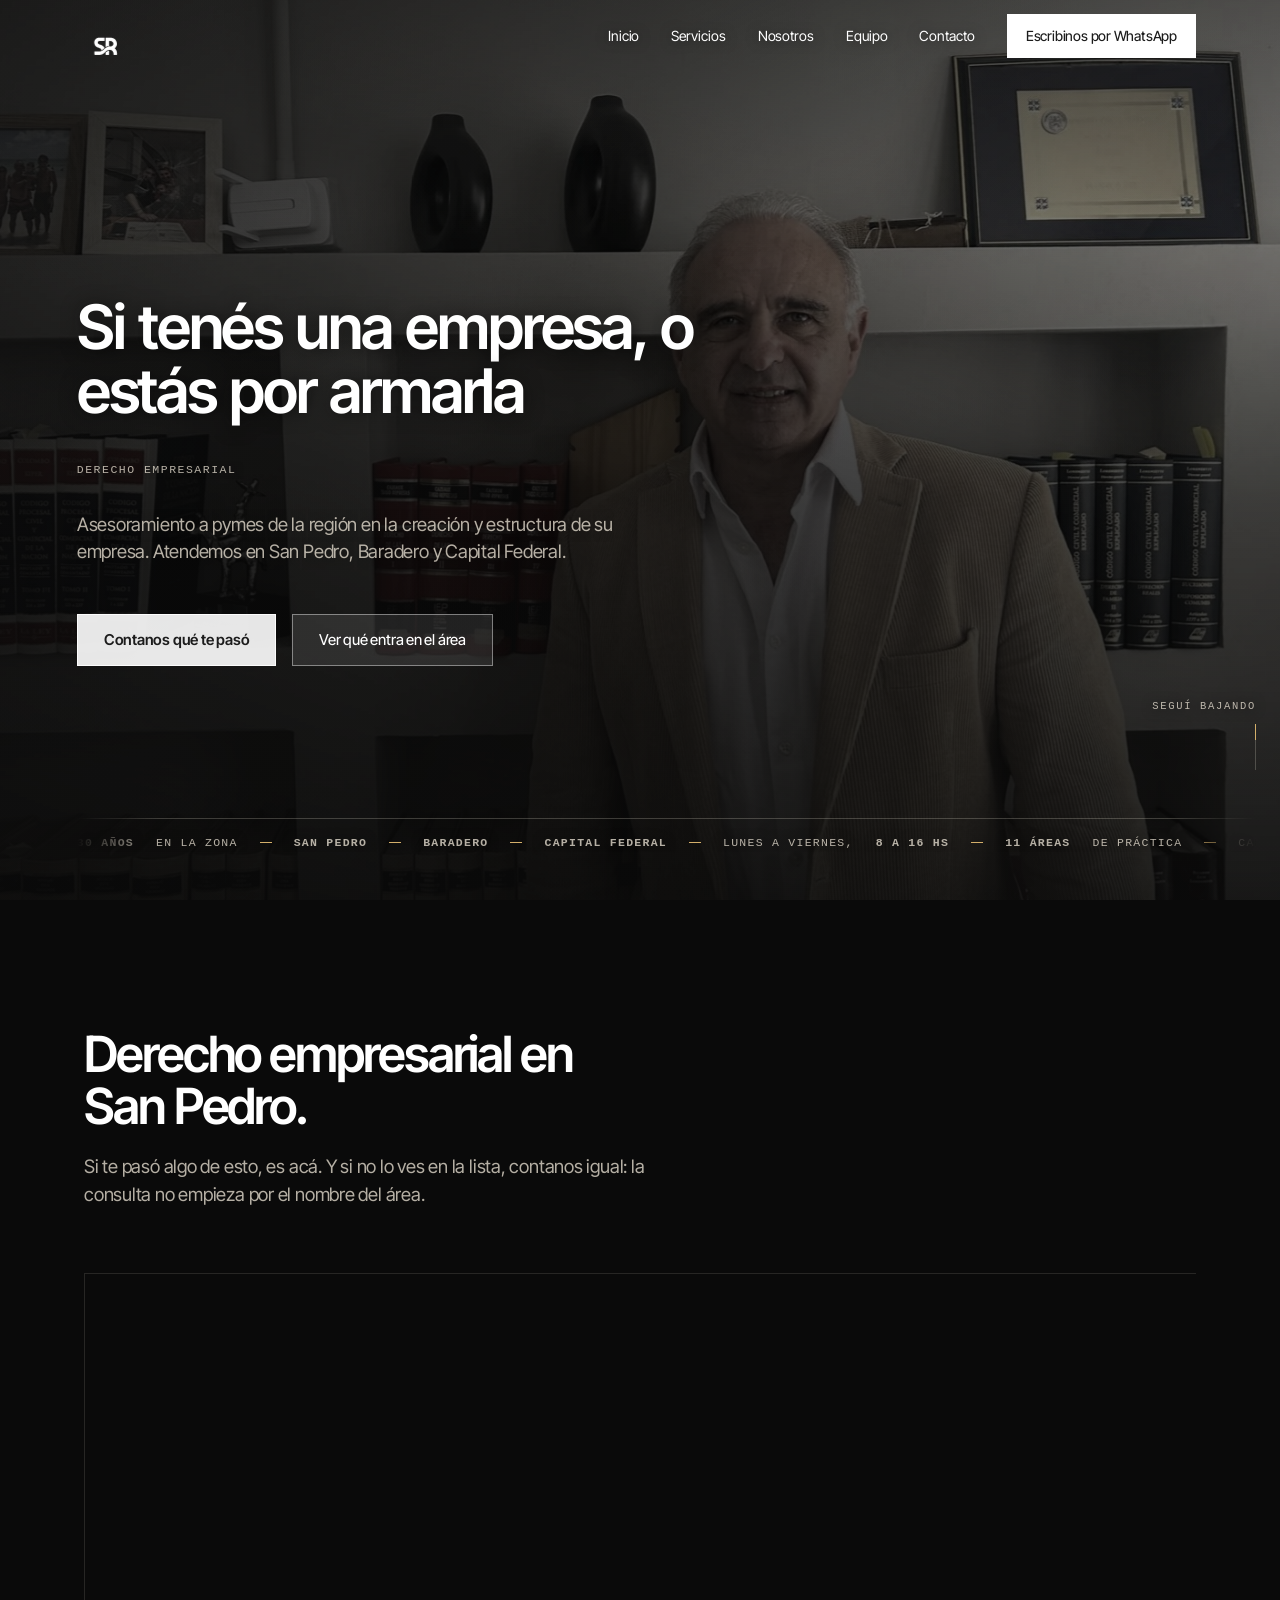
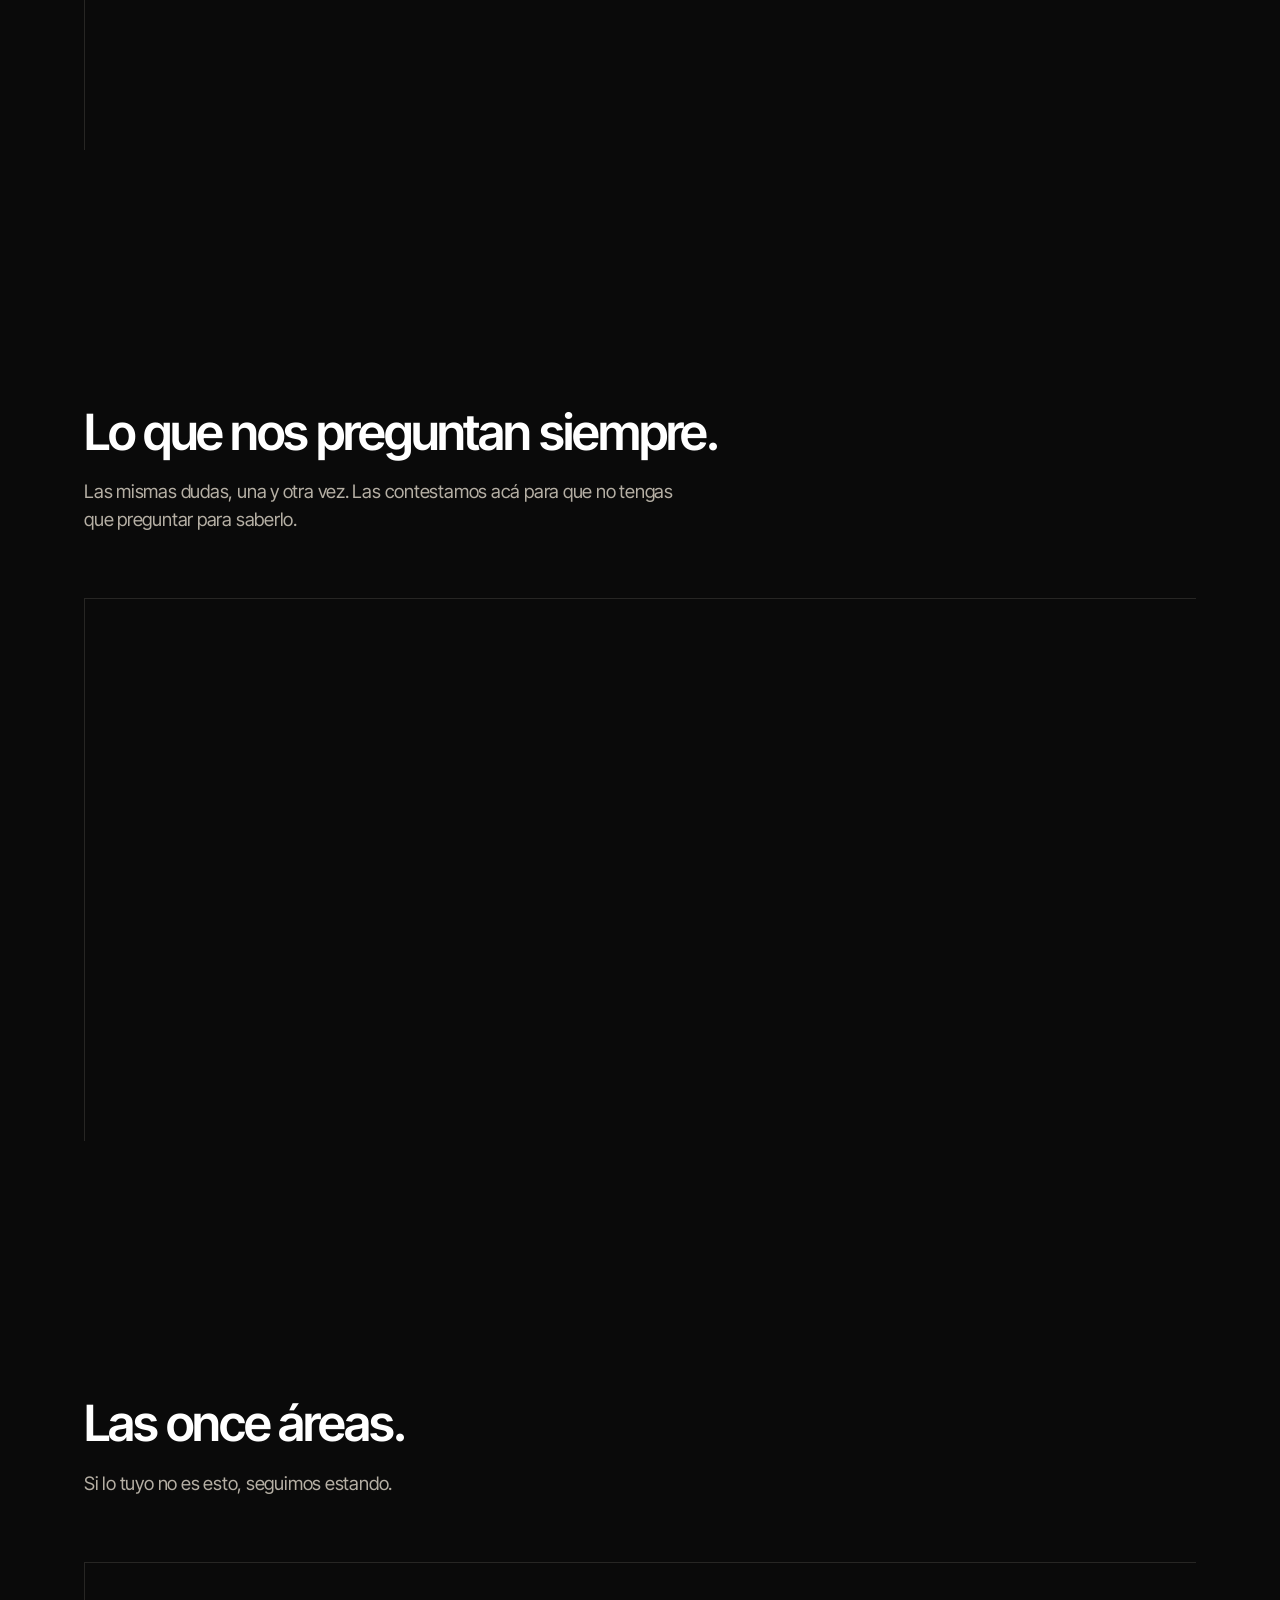
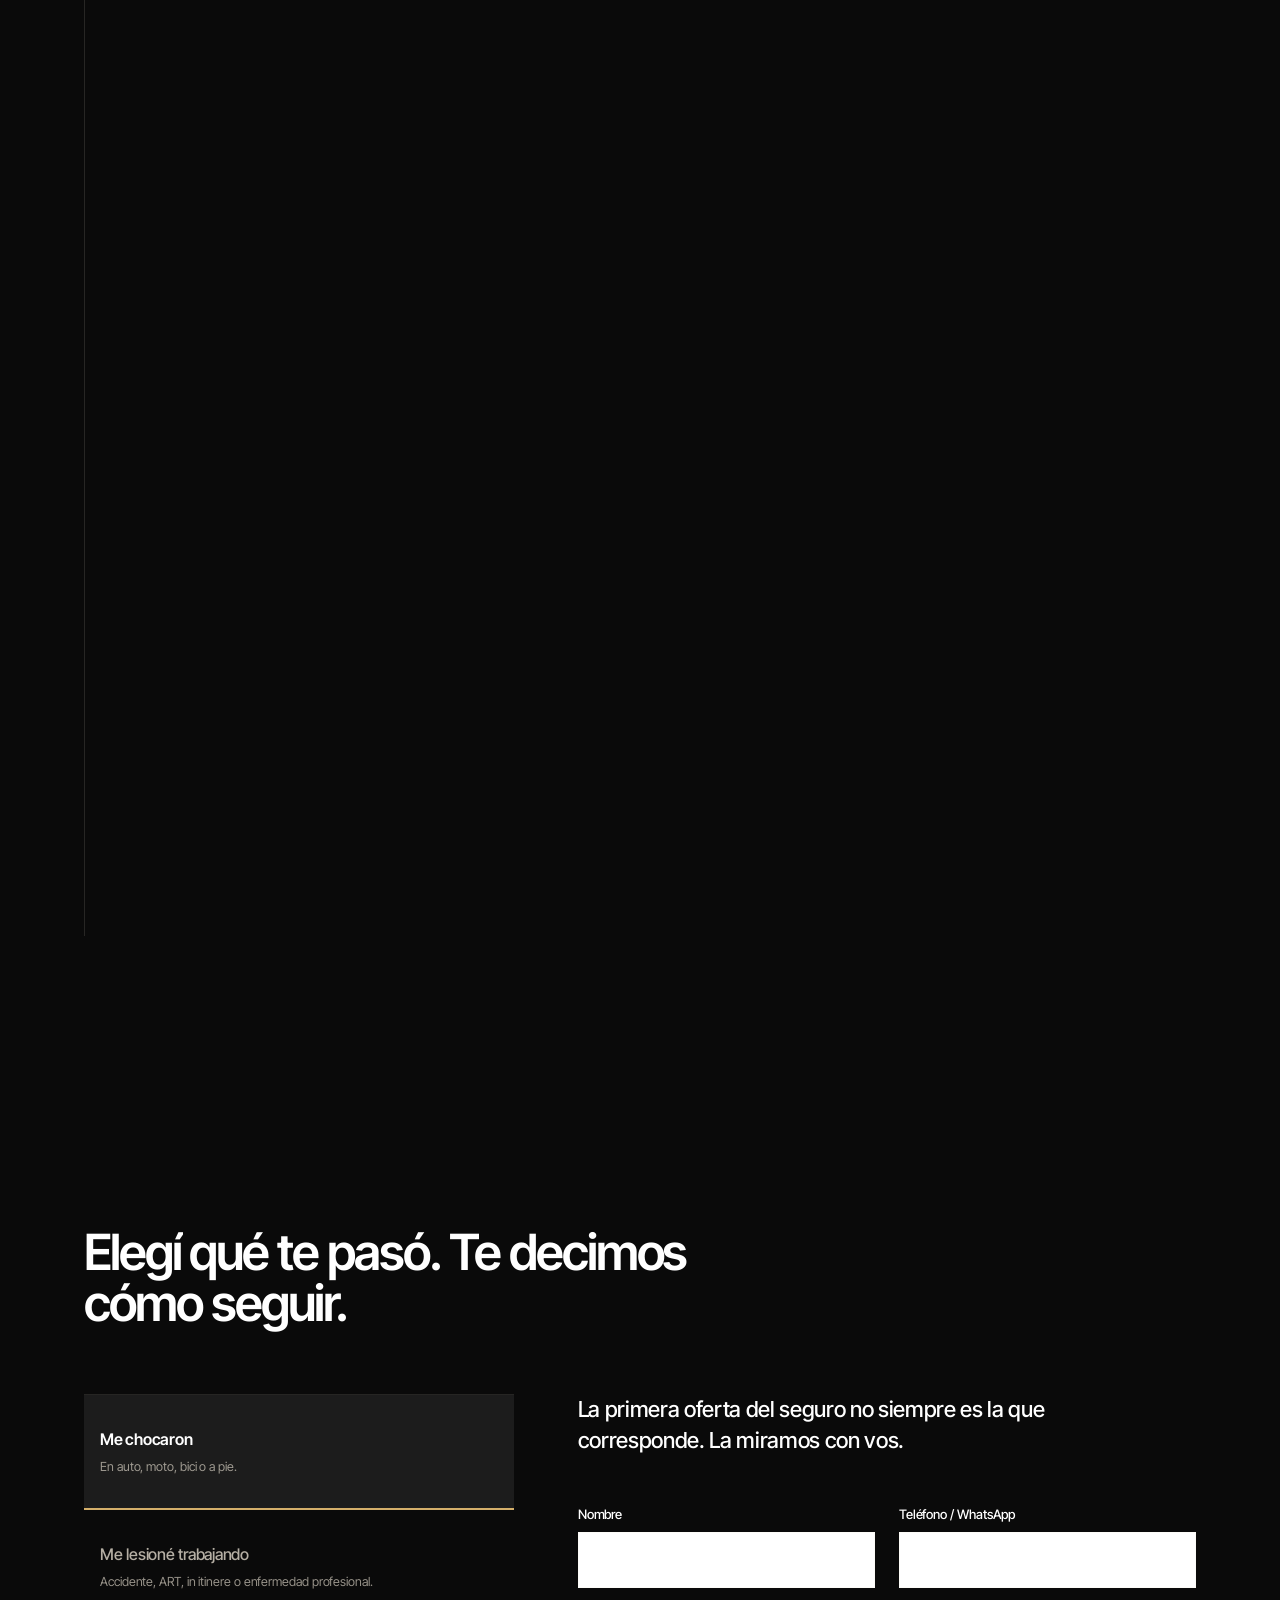
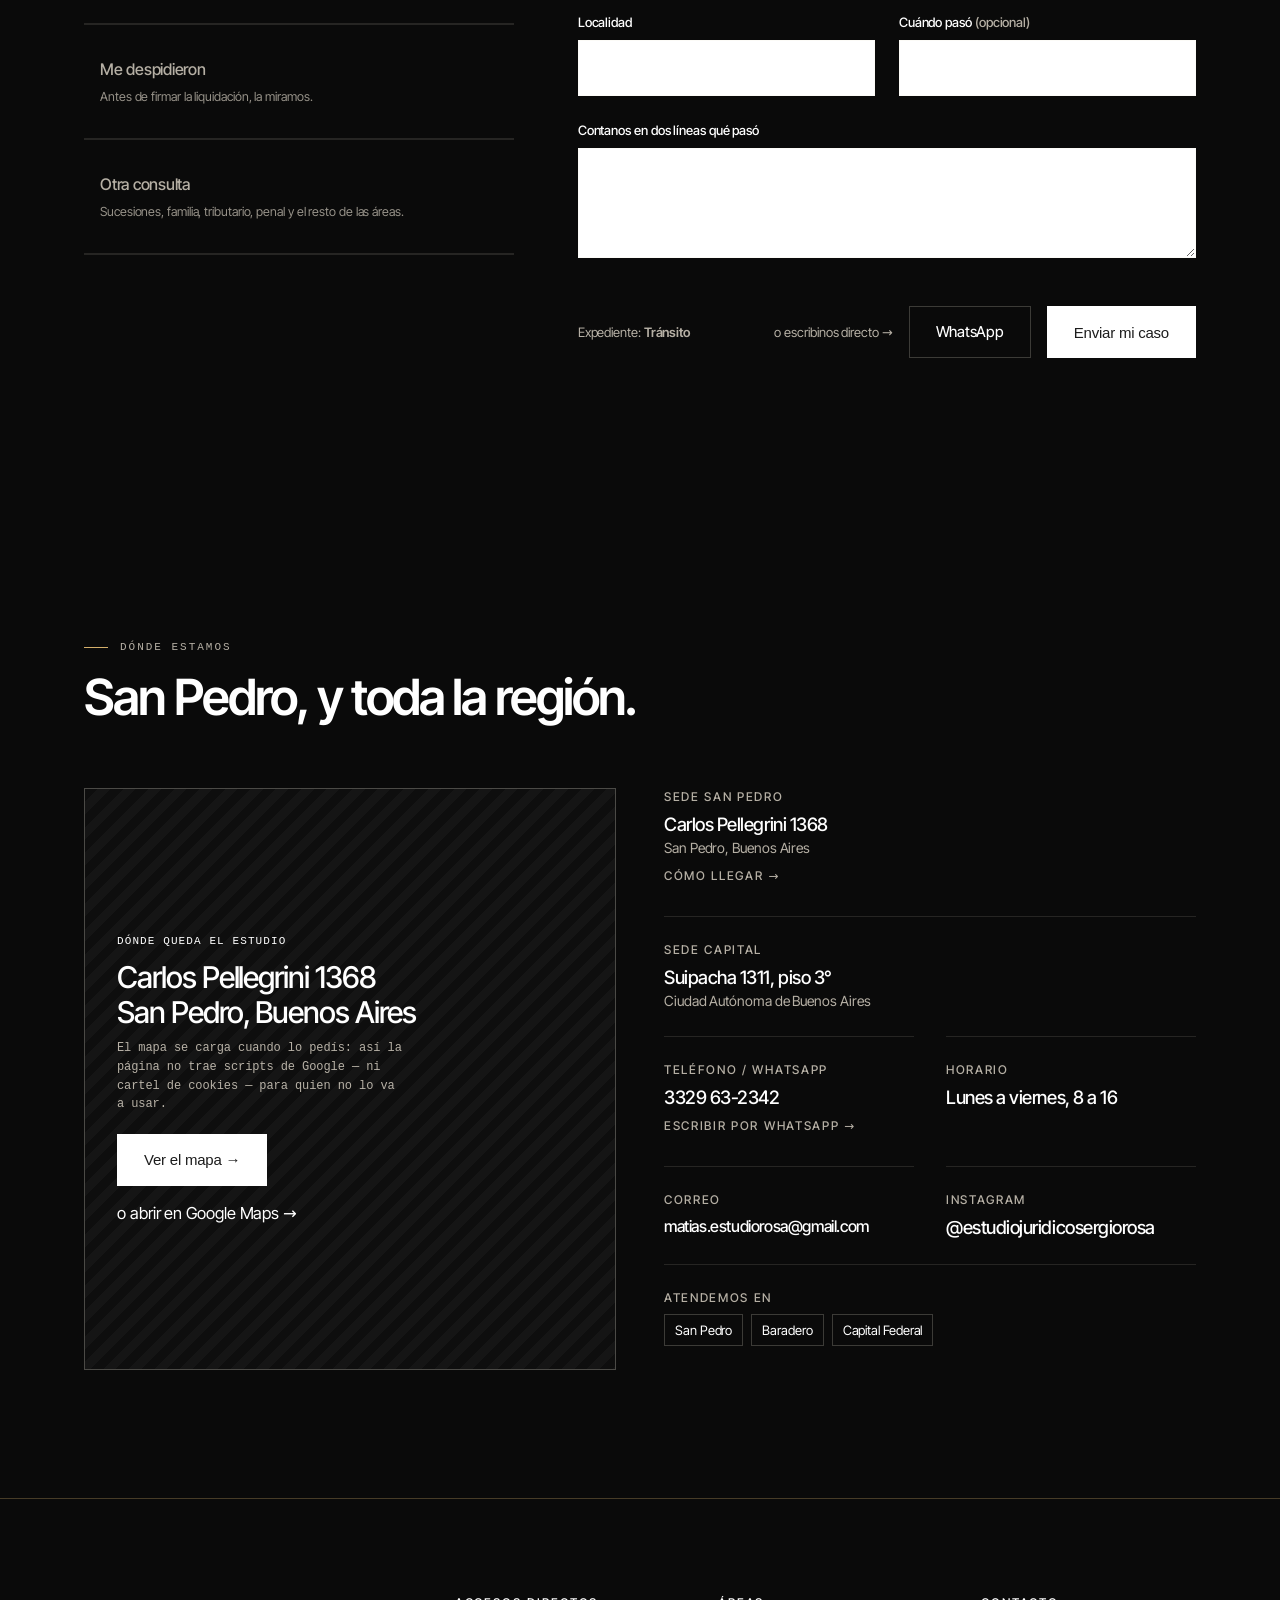
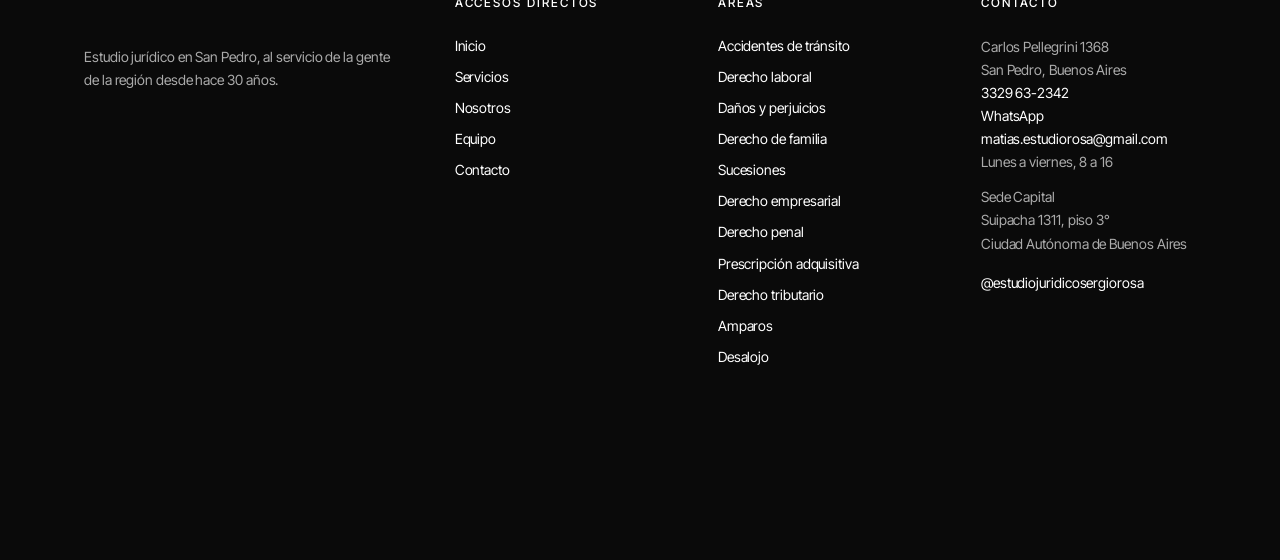
<file: derecho-empresarial/index.html>
<!DOCTYPE html>
<html lang="es-AR">
<head>
<meta charset="utf-8">
<meta name="viewport" content="width=device-width, initial-scale=1">
<title>Abogado de empresas y pymes en San Pedro — Sergio Rosa y Asociados</title>
<meta name="description" content="Abogado de empresas en San Pedro. Constitución de sociedades, contratos, conflictos entre socios y cobranzas para pymes de la región.">

<!-- Inter e Inter Tight embebidas en base64 desde clientes/sergio-rosa/entregables/
     inter.b64 e intertight.b64 (06-08 y 09-08). Cero CDN, igual que carrusel-base.html
     — BRIEF §A. Subset "latin" de Google Fonts, variable 400-900: cubre español
     (incluye Latin-1 Supplement, o sea tildes, ñ, ¿¡) sin cargar cirílico ni griego. -->


<link rel="stylesheet" href="../assets/estilos.css">
<style>
.pag-area .hero h1{font-size:clamp(34px,4.8vw,64px);line-height:1.05;max-width:18ch}
.pag-area .hero .lead{margin-top:var(--s4)}
</style>
</head>

<body class="sin-js telonando pag-area">

<!-- Barra de lectura. Vacía a propósito: el script le escribe --p en cada
     cuadro. Si el script no corre, queda una hairline invisible de 2px. -->
<b class="lectura" aria-hidden="true"><i></i></b>

<!-- 00 · TELÓN DE APERTURA — ver el bloque 01bis del <style> y telon() en el
     script. Vive fuera de <main> porque no es contenido: es la puerta. Las dos
     piezas van aria-hidden y sin nada enfocable adentro, así que para un lector
     de pantalla la página empieza en el header, como si el telón no existiera.
     La cuenta tampoco se anuncia: es un reloj, no información. -->
<div class="telon" id="telon" aria-hidden="true">
  <b class="telon__hoja"></b>
  <div class="telon__carga"><b class="telon__n" id="telonN">00</b><span class="telon__pc">%</span></div>
  <b class="telon__barra"><i></i></b>
</div>
<!-- El símbolo va SUELTO, hermano del telón y no hijo: es lo único que no sube
     con la hoja — se queda y viaja hasta el logo del header. -->
<div class="telon__sim" id="telonSim" aria-hidden="true"><svg viewBox="0 0 457 400" aria-hidden="true" focusable="false"><g transform="matrix(1,0,0,1,-3923.354078,-158.025554)"><g transform="matrix(0.356776,0,0,0.555556,3448.841753,158.025554)"><g transform="matrix(2.802878,0,0,1.8,1236.584161,35.594531)"><path d="M258.048,99.5C258.078,93.491 257.628,93.314 258.483,92.484C259.584,91.413 307.264,91.829 316.451,92.914C346.125,96.418 371.962,115.927 376.005,146.579C381.258,186.409 351.3,201.871 351.451,203.509C351.551,204.592 377.373,219.098 377.834,258.494C377.932,266.887 378.706,272.646 375.508,272.681C372.946,272.709 349.258,272.97 343.488,272.68C340.162,272.513 341.296,265.444 341.23,260.502C340.918,237.223 325.502,214.862 291.483,221.414C245.831,230.206 252.517,272.878 191.5,272.678C142.924,272.519 142.022,273.547 141.359,271.555C140.894,270.159 141.195,242.054 141.222,239.489C141.257,236.24 143.247,237.23 187.5,237.123C238.66,236.998 238.598,201.641 278.624,188.931C294.86,183.775 333.405,190.224 339.122,164.405C347.506,126.538 299.865,124.809 295.595,126.717C293.698,127.566 294.889,152.628 294.604,177.504C294.561,181.219 289.948,179.3 278.487,182.455C263.169,186.672 257.847,193.965 257.923,189.47C258.05,182.019 258.049,182.032 258.048,99.5Z" style="fill:#FFFFFF"></path><path d="M182.438,93.039C187.383,92.597 206.771,90.863 244.482,91.919C247.77,92.011 246.756,99.046 246.755,106.5C246.752,124.997 247.821,127.551 243.501,127.556C197.184,127.608 179.642,124.742 176.884,140.578C172.396,166.348 208.242,162.283 231.679,180.225C233.549,181.657 235.34,183.229 237.025,184.967C242.688,190.808 246.248,198.343 246.216,199.541C246.134,202.605 211.42,232.283 212.926,224.536C218.326,196.763 179.887,203.649 154.678,180.305C131.675,159.004 131.346,102.297 182.438,93.039Z" style="fill:#FFFFFF"></path><path d="M258.034,264.501C257.982,260.584 257.538,249.121 258.766,247.705C271.79,232.69 287.699,228.707 290.606,227.979C295.001,226.878 294.602,229.029 294.603,233.499C294.609,271.275 294.875,272.562 292.515,272.671C292.154,272.687 260.01,272.682 259.467,272.653C257.344,272.538 258.03,266.775 258.034,264.501Z" style="fill:#FFFFFF"></path></g></g></g></svg></div>

<!-- 01 · HEADER -->
<header class="head" id="inicio">
  <div class="env head__in">
    <a class="marca" href="../index.html" aria-label="Sergio Rosa y Asociados — inicio">
      <svg viewBox="0 0 457 400" aria-hidden="true" focusable="false"><g transform="matrix(1,0,0,1,-3923.354078,-158.025554)"><g transform="matrix(0.356776,0,0,0.555556,3448.841753,158.025554)"><g transform="matrix(2.802878,0,0,1.8,1236.584161,35.594531)"><path d="M258.048,99.5C258.078,93.491 257.628,93.314 258.483,92.484C259.584,91.413 307.264,91.829 316.451,92.914C346.125,96.418 371.962,115.927 376.005,146.579C381.258,186.409 351.3,201.871 351.451,203.509C351.551,204.592 377.373,219.098 377.834,258.494C377.932,266.887 378.706,272.646 375.508,272.681C372.946,272.709 349.258,272.97 343.488,272.68C340.162,272.513 341.296,265.444 341.23,260.502C340.918,237.223 325.502,214.862 291.483,221.414C245.831,230.206 252.517,272.878 191.5,272.678C142.924,272.519 142.022,273.547 141.359,271.555C140.894,270.159 141.195,242.054 141.222,239.489C141.257,236.24 143.247,237.23 187.5,237.123C238.66,236.998 238.598,201.641 278.624,188.931C294.86,183.775 333.405,190.224 339.122,164.405C347.506,126.538 299.865,124.809 295.595,126.717C293.698,127.566 294.889,152.628 294.604,177.504C294.561,181.219 289.948,179.3 278.487,182.455C263.169,186.672 257.847,193.965 257.923,189.47C258.05,182.019 258.049,182.032 258.048,99.5Z" style="fill:#1C1C1C"></path><path d="M182.438,93.039C187.383,92.597 206.771,90.863 244.482,91.919C247.77,92.011 246.756,99.046 246.755,106.5C246.752,124.997 247.821,127.551 243.501,127.556C197.184,127.608 179.642,124.742 176.884,140.578C172.396,166.348 208.242,162.283 231.679,180.225C233.549,181.657 235.34,183.229 237.025,184.967C242.688,190.808 246.248,198.343 246.216,199.541C246.134,202.605 211.42,232.283 212.926,224.536C218.326,196.763 179.887,203.649 154.678,180.305C131.675,159.004 131.346,102.297 182.438,93.039Z" style="fill:#1C1C1C"></path><path d="M258.034,264.501C257.982,260.584 257.538,249.121 258.766,247.705C271.79,232.69 287.699,228.707 290.606,227.979C295.001,226.878 294.602,229.029 294.603,233.499C294.609,271.275 294.875,272.562 292.515,272.671C292.154,272.687 260.01,272.682 259.467,272.653C257.344,272.538 258.03,266.775 258.034,264.501Z" style="fill:#1C1C1C"></path></g></g></g></svg>
      <span class="marca__txt"><b>Sergio Rosa y Asociados</b><span>Estudio Jurídico</span></span>
    </a>
    <nav class="nav" aria-label="Principal">
      <a href="../index.html"><span class="barre">Inicio</span></a>
      <a href="../index.html#servicios"><span class="barre">Servicios</span></a>
      <a href="../index.html#nosotros"><span class="barre">Nosotros</span></a>
      <a href="../index.html#equipo"><span class="barre">Equipo</span></a>
      <a href="#contacto"><span class="barre">Contacto</span></a>
    </nav>
    <button class="head__menu" id="abrir" aria-label="Abrir menú" aria-expanded="false"><b></b><b></b><b></b></button>
    <a class="btn" href="https://wa.me/5493329632342?text=Hola%20Sergio%2C%20c%C3%B3mo%20est%C3%A1s%3F%20Necesito%20ayuda%20con%20mi%20situaci%C3%B3n%2C%20en%20el%20pr%C3%B3ximo%20mensaje%20te%20cuento%20m%C3%A1s." target="_blank" rel="noopener" aria-label="Escribinos por WhatsApp">
      <svg class="btn__ic" viewBox="0 0 24 24" aria-hidden="true" focusable="false"><path d="M12 2C6.48 2 2 6.48 2 12c0 1.85.5 3.58 1.36 5.07L2 22l5.05-1.33A9.94 9.94 0 0 0 12 22c5.52 0 10-4.48 10-10S17.52 2 12 2zm0 18.15c-1.6 0-3.1-.44-4.38-1.2l-.31-.19-3.05.8.81-2.97-.2-.31A8.15 8.15 0 1 1 20.15 12 8.16 8.16 0 0 1 12 20.15zm4.52-6.1c-.25-.12-1.47-.72-1.7-.81-.23-.08-.39-.12-.56.12-.17.25-.64.81-.78.97-.14.17-.29.19-.54.06-.25-.12-1.04-.38-1.99-1.22-.74-.65-1.23-1.46-1.38-1.71-.14-.25-.02-.38.11-.51.11-.11.25-.29.37-.43.12-.14.16-.25.25-.41.08-.17.04-.31-.02-.43-.06-.12-.56-1.35-.77-1.85-.2-.48-.41-.42-.56-.43h-.48c-.17 0-.43.06-.66.31-.23.25-.86.84-.86 2.04 0 1.2.88 2.37 1 2.53.12.17 1.73 2.64 4.2 3.7.59.25 1.05.4 1.41.51.59.19 1.13.16 1.56.1.48-.07 1.47-.6 1.68-1.18.21-.58.21-1.08.14-1.18-.06-.11-.23-.17-.48-.29z"/></svg>
      <span class="btn__txt">Escribinos por WhatsApp</span>
    </a>
  </div>
</header>

<div class="panel" id="panel" aria-hidden="true">
  <button id="cerrar" aria-label="Cerrar menú">✕</button>
  <a href="../index.html">Inicio</a>
  <a href="../index.html#servicios">Servicios</a>
  <a href="../index.html#nosotros">Nosotros</a>
  <a href="../index.html#equipo">Equipo</a>
  <a href="#contacto">Contacto</a>
</div>

<main>
<section class="hero sec--dark">
    <div class="hero__foto"><img src="../assets/img/sergio-rosa-abogado-san-pedro.webp" fetchpriority="high" alt="Dr. Sergio Rosa" width="1600" height="1067"></div>
    <div class="env">
      <h1 data-anim data-no-split>Si tenés una empresa, o estás por armarla</h1>

      <!-- Doce situaciones, una por área de práctica. El ORDEN es el del
           bloque 04 de acá abajo: volumen real de consulta, tránsito y
           laboral primero. La palabra frena el scroll; el área evita que
           "negaron" o "intimaron" queden colgadas sin sujeto. -->
      <div class="hero__meta" aria-hidden="true" data-anim>
        <b class="hero__prog"></b>
        <span class="hero__area"><span class="hero__areavia"><span>Derecho empresarial</span></span></span>
      </div>

      <!-- La bajada del hero dice, desde el 18-08 y a pedido del cliente, lo que
           el estudio considera lo más importante de todo: qué hace con lo que le
           traés. Reemplaza a la de trayectoria + honorarios.
           Los dos <strong> no cambian de color: cambian de peso, 400 → 600.
           ⚠️ Lo que se fue con la bajada vieja: "recién entonces hablamos de
           honorarios", que era el reemplazo aprobado del §D-1 de "gratis". Los
           treinta años y las tres ciudades NO se perdieron — siguen en la cinta
           de acá abajo, en nosotros, en equipo y en el pie. La página vuelve a
           no decir en ninguna parte cómo se cobra. -->
      <p class="lead" data-anim>Asesoramiento a pymes de la región en la creación y estructura de su empresa. Atendemos en San Pedro, Baradero y Capital Federal.</p>

      <div class="hero__cta" data-anim>
        <a class="btn" href="https://wa.me/5493329632342?text=Hola%20Sergio%2C%20c%C3%B3mo%20est%C3%A1s%3F%20Necesito%20ayuda%20con%20mi%20situaci%C3%B3n%2C%20en%20el%20pr%C3%B3ximo%20mensaje%20te%20cuento%20m%C3%A1s." target="_blank" rel="noopener">Contanos qué te pasó</a>
        <a class="btn btn--gh" href="#situaciones">Ver qué entra en el área</a>
      </div>

      <a class="hero__baja" href="#situaciones" data-anim>
        <span class="hero__bajaT">Seguí bajando</span>
        <b class="hero__bajaL" aria-hidden="true"></b>
      </a>

      <!-- 03 · CONTADOR — pasó de tres fichas con count-up a esta cinta.
           Mismos datos (§1 del BRIEF), aria-hidden porque los mismos números
           están en texto accesible en nosotros, equipo, contacto y pie. -->
      <div class="hero__cinta" aria-hidden="true" data-anim>
        <div class="hero__pista">
          <div class="hero__set"><span class="hero__dato"><b>30 años</b> en la zona</span><span class="hero__dato"><b>San Pedro</b></span><span class="hero__dato"><b>Baradero</b></span><span class="hero__dato"><b>Capital Federal</b></span><span class="hero__dato">Lunes a viernes, <b>8 a 16 hs</b></span><span class="hero__dato"><b>11 áreas</b> de práctica</span><span class="hero__dato">Carlos Pellegrini <b>1368</b></span><span class="hero__dato">Suipacha <b>1311</b>, CABA</span></div>
          <div class="hero__set"><span class="hero__dato"><b>30 años</b> en la zona</span><span class="hero__dato"><b>San Pedro</b></span><span class="hero__dato"><b>Baradero</b></span><span class="hero__dato"><b>Capital Federal</b></span><span class="hero__dato">Lunes a viernes, <b>8 a 16 hs</b></span><span class="hero__dato"><b>11 áreas</b> de práctica</span><span class="hero__dato">Carlos Pellegrini <b>1368</b></span><span class="hero__dato">Suipacha <b>1311</b>, CABA</span></div>
        </div>
      </div>
    </div>
  </section>

  <section class="sec sec--dark" id="situaciones">
    <div class="env">
      <h2 data-anim style="margin:0 0 20px;max-width:22ch">Derecho empresarial en San Pedro.</h2>
      <p class="lead" data-anim>Si te pasó algo de esto, es acá. Y si no lo ves en la lista, contanos igual: la consulta no empieza por el nombre del área.</p>
      <div class="srv srvN">
          <a class="srv__c" href="#contacto" data-motivo="otra" data-anim="cortina">
            <div class="srv__b">
              <span class="srv__n">01</span>
              <h3>Armar la sociedad</h3>
              <p>Elegir la figura que te conviene y constituirla.</p>
            </div>
            <span class="srv__mas">Consultá por esto <i>→</i></span>
          </a>
          <a class="srv__c" href="#contacto" data-motivo="otra" data-anim="cortina">
            <div class="srv__b">
              <span class="srv__n">02</span>
              <h3>Contratos</h3>
              <p>Con clientes, proveedores, socios o locadores. Revisados antes de firmar.</p>
            </div>
            <span class="srv__mas">Consultá por esto <i>→</i></span>
          </a>
          <a class="srv__c" href="#contacto" data-motivo="otra" data-anim="cortina">
            <div class="srv__b">
              <span class="srv__n">03</span>
              <h3>Conflictos entre socios</h3>
              <p>Acuerdos, salidas, incorporaciones y lo que aparece cuando algo se rompe.</p>
            </div>
            <span class="srv__mas">Consultá por esto <i>→</i></span>
          </a>
          <a class="srv__c" href="#contacto" data-motivo="otra" data-anim="cortina">
            <div class="srv__b">
              <span class="srv__n">04</span>
              <h3>Cobranzas</h3>
              <p>Facturas y cheques impagos.</p>
            </div>
            <span class="srv__mas">Consultá por esto <i>→</i></span>
          </a>
          <a class="srv__c" href="#contacto" data-motivo="otra" data-anim="cortina">
            <div class="srv__b">
              <span class="srv__n">05</span>
              <h3>Reestructuración</h3>
              <p>Cambios en la sociedad, reformas de estatuto, disolución.</p>
            </div>
            <span class="srv__mas">Consultá por esto <i>→</i></span>
          </a>
          <a class="srv__c" href="#contacto" data-motivo="otra" data-anim="cortina">
            <div class="srv__b">
              <span class="srv__n">06</span>
              <h3>La parte laboral</h3>
              <p>El día a día con los empleados, visto desde el lado del empleador.</p>
            </div>
            <span class="srv__mas">Consultá por esto <i>→</i></span>
          </a>
        </div>
    </div>
  </section>


  <section class="sec sec--dark" id="preguntas">
    <div class="env">
      <h2 data-anim style="margin:0 0 20px;max-width:22ch">Lo que nos preguntan siempre.</h2>
      <p class="lead" data-anim>Las mismas dudas, una y otra vez. Las contestamos acá para que no tengas que preguntar para saberlo.</p>
      <div class="srv srvN">
          <a class="srv__c" href="#contacto" data-motivo="otra" data-anim="cortina">
            <div class="srv__b">
              <span class="srv__n">01</span>
              <h3>Estoy arrancando, ¿qué figura me conviene?</h3>
              <p>Depende de cuántos sean, qué riesgo tiene la actividad y cómo piensan repartirse. No hay una respuesta única: se elige después de escuchar el proyecto.</p>
            </div>
            <span class="srv__mas">Contanos tu caso <i>→</i></span>
          </a>
          <a class="srv__c" href="#contacto" data-motivo="otra" data-anim="cortina">
            <div class="srv__b">
              <span class="srv__n">02</span>
              <h3>¿Hace falta un contrato con mi socio?</h3>
              <p>Conviene. Los conflictos entre socios casi siempre aparecen por lo que nunca se escribió: qué pasa si uno se va, cómo se toman las decisiones, cómo se reparte.</p>
            </div>
            <span class="srv__mas">Contanos tu caso <i>→</i></span>
          </a>
          <a class="srv__c" href="#contacto" data-motivo="otra" data-anim="cortina">
            <div class="srv__b">
              <span class="srv__n">03</span>
              <h3>Un cliente no me paga</h3>
              <p>Hay vías rápidas cuando la deuda está documentada. Traé las facturas, los cheques o los mensajes y vemos por dónde se cobra antes.</p>
            </div>
            <span class="srv__mas">Contanos tu caso <i>→</i></span>
          </a>
          <a class="srv__c" href="#contacto" data-motivo="otra" data-anim="cortina">
            <div class="srv__b">
              <span class="srv__n">04</span>
              <h3>Me mandaron un contrato para firmar</h3>
              <p>Traelo antes de firmar. Revisar un contrato lleva mucho menos tiempo que discutir después lo que quedó mal escrito.</p>
            </div>
            <span class="srv__mas">Contanos tu caso <i>→</i></span>
          </a>
          <a class="srv__c" href="#contacto" data-motivo="otra" data-anim="cortina">
            <div class="srv__b">
              <span class="srv__n">05</span>
              <h3>¿Atienden a monotributistas y unipersonales?</h3>
              <p>Sí. Buena parte de las pymes de la zona funciona así, y las consultas son las mismas.</p>
            </div>
            <span class="srv__mas">Contanos tu caso <i>→</i></span>
          </a>
          <a class="srv__c" href="#contacto" data-motivo="otra" data-anim="cortina">
            <div class="srv__b">
              <span class="srv__n">06</span>
              <h3>¿Puedo consultar sin ser cliente fijo?</h3>
              <p>Sí. Se puede venir por una consulta puntual, sin tener un vínculo permanente con el estudio.</p>
            </div>
            <span class="srv__mas">Contanos tu caso <i>→</i></span>
          </a>
        </div>
    </div>
  </section>


  <section class="sec sec--dark" id="otras">
    <div class="env">
      <h2 data-anim style="margin:0 0 20px;max-width:22ch">Las once áreas.</h2>
      <p class="lead" data-anim>Si lo tuyo no es esto, seguimos estando.</p>
      <div class="srv srvN">
          <a class="srv__c" href="../accidentes-de-transito/index.html" data-anim="cortina">
            <div class="srv__b">
              <span class="srv__n">01</span>
              <h3>Accidentes de tránsito</h3>
              <p>Autos, motos, peatones, bicis. Antes de aceptar la oferta de la aseguradora, dejanos revisarla.</p>
            </div>
            <span class="srv__mas">Conocé más <i>→</i></span>
          </a>
          <a class="srv__c" href="../derecho-laboral/index.html" data-anim="cortina">
            <div class="srv__b">
              <span class="srv__n">02</span>
              <h3>Derecho laboral</h3>
              <p>Despidos, accidentes de trabajo, enfermedades profesionales. Revisamos el alta o la liquidación antes de que firmes.</p>
            </div>
            <span class="srv__mas">Conocé más <i>→</i></span>
          </a>
          <a class="srv__c" href="../danos-y-perjuicios/index.html" data-anim="cortina">
            <div class="srv__b">
              <span class="srv__n">03</span>
              <h3>Daños y perjuicios</h3>
              <p>Reclamos y reparación cuando otro te causó un daño, dentro o fuera del tránsito.</p>
            </div>
            <span class="srv__mas">Conocé más <i>→</i></span>
          </a>
          <a class="srv__c" href="../derecho-de-familia/index.html" data-anim="cortina">
            <div class="srv__b">
              <span class="srv__n">04</span>
              <h3>Derecho de familia</h3>
              <p>Alimentos, cuidado personal, divorcio, filiación. Te acompañamos en cada etapa del trámite.</p>
            </div>
            <span class="srv__mas">Conocé más <i>→</i></span>
          </a>
          <a class="srv__c" href="../sucesiones/index.html" data-anim="cortina">
            <div class="srv__b">
              <span class="srv__n">05</span>
              <h3>Sucesiones</h3>
              <p>Herencias y particiones, resueltas con el mismo criterio y la misma cercanía de siempre.</p>
            </div>
            <span class="srv__mas">Conocé más <i>→</i></span>
          </a>
          <a class="srv__c" href="#situaciones" data-anim="cortina">
            <div class="srv__b">
              <span class="srv__n">06</span>
              <h3>Derecho empresarial</h3>
              <p>Asesoramiento a pymes de la región en la creación y estructura de su empresa.</p>
            </div>
            <span class="srv__mas">Estás en esta área <i>→</i></span>
          </a>
          <a class="srv__c" href="../derecho-penal/index.html" data-anim="cortina">
            <div class="srv__b">
              <span class="srv__n">07</span>
              <h3>Derecho penal</h3>
              <p>Defensa técnica a cargo del Dr. Matías Seery, especialista en la materia.</p>
            </div>
            <span class="srv__mas">Conocé más <i>→</i></span>
          </a>
          <a class="srv__c" href="../prescripcion-adquisitiva/index.html" data-anim="cortina">
            <div class="srv__b">
              <span class="srv__n">08</span>
              <h3>Prescripción adquisitiva</h3>
              <p>Usucapión de inmuebles, con el proceso explicado paso a paso.</p>
            </div>
            <span class="srv__mas">Conocé más <i>→</i></span>
          </a>
          <a class="srv__c" href="../derecho-tributario/index.html" data-anim="cortina">
            <div class="srv__b">
              <span class="srv__n">09</span>
              <h3>Derecho tributario</h3>
              <p>Defensa ante ARCA (ex AFIP) y ante el Tribunal Fiscal, a cargo del Dr. Sergio H Rosa.</p>
            </div>
            <span class="srv__mas">Conocé más <i>→</i></span>
          </a>
          <a class="srv__c" href="../amparos/index.html" data-anim="cortina">
            <div class="srv__b">
              <span class="srv__n">10</span>
              <h3>Amparos</h3>
              <p>Reclamos urgentes cuando un derecho está siendo vulnerado y no hay tiempo para el trámite ordinario.</p>
            </div>
            <span class="srv__mas">Conocé más <i>→</i></span>
          </a>
          <a class="srv__c" href="../desalojo/index.html" data-anim="cortina">
            <div class="srv__b">
              <span class="srv__n">11</span>
              <h3>Desalojo</h3>
              <p>Procesos de desalojo, ya sea que necesites recuperar tu inmueble o que te lo estén reclamando a vos.</p>
            </div>
            <span class="srv__mas">Conocé más <i>→</i></span>
          </a>
          <a class="srv__c srv__c--cta" href="#contacto" data-motivo="otra" data-anim="cortina">
            <div class="srv__b">
              <span class="srv__n">12</span>
              <h3>¿Lo tuyo no está en la lista?</h3>
              <p>Contanos igual qué te pasó. Son once áreas, pero la consulta no empieza por el nombre del área.</p>
            </div>
            <span class="srv__mas">Contanos tu caso <i>→</i></span>
          </a>
        </div>
    </div>
  </section>

<section class="sec sec--dark" id="contacto">
    <div class="env">
      <p class="kick" data-anim>Contacto</p>
      <h2 data-anim style="margin:16px 0 20px;max-width:20ch">Elegí qué te pasó. Te decimos cómo seguir.</h2>

      <!-- DESTINO: matias.estudiorosa@gmail.com. Sin servidor, el envío arma el mail con los datos
           del formulario y lo abre en el cliente de correo de la persona. Es el
           único destino posible en un archivo que abre con doble clic; si más
           adelante hay un servicio de formularios, se cambia sólo el submit. -->
      <!-- El movimiento pasó del <form> entero a sus dos mitades (12-08): las
           pestañas entran desde la izquierda y el panel desde la derecha, y el
           bloque se abre como una carpeta. Va en .leg__rail y no en .leg__col
           porque la columna es sticky y no se le cuelga un filtro encima. -->
      <form class="leg" id="form" novalidate>
        <div class="leg__col">
          <!-- Patrón ARIA de pestañas completo (14-08): cada tab con id para que
               el panel lo pueda nombrar, y un solo tabindex=0 en la seleccionada
               —el resto en -1— porque declarar role="tablist" es un contrato:
               quien usa lector de pantalla espera moverse con las flechas y que
               el grupo entero ocupe una sola parada de tabulación. Las flechas
               las cablea el <script> del final. -->
          <div class="leg__rail" role="tablist" aria-label="Qué te pasó" id="rail" data-anim="izq">
            <button class="leg__tab" role="tab" id="tab-choque" aria-selected="true" aria-controls="panel-contacto" tabindex="0" data-motivo="choque" type="button">
              <span>Me chocaron</span><i>En auto, moto, bici o a pie.</i>
            </button>
            <button class="leg__tab" role="tab" id="tab-trabajo" aria-selected="false" aria-controls="panel-contacto" tabindex="-1" data-motivo="trabajo" type="button">
              <span>Me lesioné trabajando</span><i>Accidente, ART, in itinere o enfermedad profesional.</i>
            </button>
            <button class="leg__tab" role="tab" id="tab-despido" aria-selected="false" aria-controls="panel-contacto" tabindex="-1" data-motivo="despido" type="button">
              <span>Me despidieron</span><i>Antes de firmar la liquidación, la miramos.</i>
            </button>
            <button class="leg__tab" role="tab" id="tab-otra" aria-selected="false" aria-controls="panel-contacto" tabindex="-1" data-motivo="otra" type="button">
              <span>Otra consulta</span><i>Sucesiones, familia, tributario, penal y el resto de las áreas.</i>
            </button>
          </div>
        </div>

        <div class="leg__panel" role="tabpanel" id="panel-contacto" aria-labelledby="tab-choque" data-anim="der">
          <p class="leg__voz" id="voz">La primera oferta del seguro no siempre es la que corresponde. La miramos con vos.</p>

          <!-- Nada de subir documentación, fotos del accidente ni datos del
               expediente: son datos sensibles y el formulario no es el lugar. -->
          <div class="campos" style="margin-top:var(--s5)">
            <div class="campo">
              <label for="nombre">Nombre</label>
              <input id="nombre" name="nombre" type="text" autocomplete="name" required>
            </div>
            <div class="campo">
              <label for="tel">Teléfono / WhatsApp</label>
              <input id="tel" name="tel" type="tel" inputmode="tel" autocomplete="tel" required>
            </div>
            <div class="campo">
              <label for="loc">Localidad</label>
              <input id="loc" name="localidad" type="text" autocomplete="address-level2">
            </div>
            <div class="campo">
              <label for="cuando">Cuándo pasó <i>(opcional)</i></label>
              <input id="cuando" name="cuando" type="text">
            </div>
            <div class="campo campo--full">
              <label for="detalle">Contanos en dos líneas qué pasó</label>
              <textarea id="detalle" name="detalle"></textarea>
            </div>
          </div>

          <div class="form__pie">
            <span class="form__nota" style="margin:0">Expediente: <b class="leg__tag" id="voz-tag">Tránsito</b></span>
            <div class="form__der">
              <span class="form__o">o escribinos directo →</span>
              <a class="btn btn--gh" href="https://wa.me/5493329632342?text=Hola%20Sergio%2C%20c%C3%B3mo%20est%C3%A1s%3F%20Necesito%20ayuda%20con%20mi%20situaci%C3%B3n%2C%20en%20el%20pr%C3%B3ximo%20mensaje%20te%20cuento%20m%C3%A1s." target="_blank" rel="noopener">WhatsApp</a>
              <button class="btn form__env" type="submit">Enviar mi caso</button>
            </div>
          </div>
          <p class="form__nota" id="aviso" role="status"></p>
        </div>

        <input type="hidden" name="motivo" id="motivo-real" value="choque">
      </form>

      <!-- Reemplaza al formulario en el mismo lugar, sin que la página salte.
           El texto es el decidido en el BRIEF: pregunta que desafía arriba,
           "Caso aceptado." abajo. -->
      <div class="listo oculto" id="listo" role="status">
        <p class="paso__t" style="margin:0">Confirmación</p>
        <h3>Caso aceptado.</h3>
        <p>Te escribimos por WhatsApp para contarte si hay caso. Atendemos de lunes a viernes, de 8 a 16.</p>
        <p class="hueco__d" style="margin-top:20px">Se abre tu correo con la consulta armada. Si no se abrió, escribinos a <a href="mailto:matias.estudiorosa@gmail.com">matias.estudiorosa@gmail.com</a> o llamá al <a href="tel:+543329632342">3329 63-2342</a>.</p>
      </div>
    </div>
  </section>
<section class="sec sec--dark" id="donde">
    <div class="env">
      <p class="kick" data-anim>Dónde estamos</p>
      <h2 data-anim style="margin-top:16px;max-width:20ch">San Pedro, y toda la región.</h2>
      <div class="mapa-grid">
        <!-- El embed de Google carga scripts y arrastra cartel de cookies.
             Va una imagen del mapa embebida en el archivo, con link a Google Maps:
             cero scripts, cero cartel, un clic más. -->
        <div class="mapa" id="mapa" data-anim="izq">
          <div class="mapa__pre">
            <p class="hueco__t">Dónde queda el estudio</p>
            <h3>Carlos Pellegrini 1368<br>San Pedro, Buenos Aires</h3>
            <p class="hueco__d" style="max-width:40ch">El mapa se carga cuando lo pedís: así la página no trae scripts de Google — ni cartel de cookies — para quien no lo va a usar.</p>
            <button class="btn" type="button" id="mapa-load">Ver el mapa →</button>
            <p style="margin-top:4px"><a href="https://maps.app.goo.gl/MZXgna2a5sL994fv5" target="_blank" rel="noopener"><span class="barre">o abrir en Google Maps →</span></a></p>
          </div>
        </div>
        <div class="ficha" data-anim="der">
          <div class="f-full"><span>Sede San Pedro</span><h3>Carlos Pellegrini 1368</h3><p>San Pedro, Buenos Aires</p>
            <p style="margin-top:8px"><a href="https://maps.app.goo.gl/MZXgna2a5sL994fv5" target="_blank" rel="noopener"><span class="barre">Cómo llegar →</span></a></p></div>
          <div class="f-full"><span>Sede Capital</span><h3>Suipacha 1311, piso 3°</h3><p>Ciudad Autónoma de Buenos Aires</p></div>
          <div><span>Teléfono / WhatsApp</span><h3><a href="tel:+543329632342">3329 63-2342</a></h3>
            <p style="margin-top:8px"><a href="https://wa.me/5493329632342?text=Hola%20Sergio%2C%20c%C3%B3mo%20est%C3%A1s%3F%20Necesito%20ayuda%20con%20mi%20situaci%C3%B3n%2C%20en%20el%20pr%C3%B3ximo%20mensaje%20te%20cuento%20m%C3%A1s." target="_blank" rel="noopener"><span class="barre">Escribir por WhatsApp →</span></a></p></div>
          <div><span>Horario</span><h3>Lunes a viernes, 8 a 16</h3></div>
          <div><span>Correo</span><h3 style="font-size:16px"><a href="mailto:matias.estudiorosa@gmail.com">matias.estudiorosa@gmail.com</a></h3></div>
          <!-- Handle cerrado el 2026-08-07: @estudiojuridicosergiorosa.
               Se cambió antes de que la cuenta tuviera volumen — con un solo post
               publicado era el momento más barato y no vuelve. -->
          <div><span>Instagram</span><h3><a href="https://instagram.com/estudiojuridicosergiorosa" target="_blank" rel="noopener">@estudiojuridicosergiorosa</a></h3></div>
          <div class="f-full"><span>Atendemos en</span>
            <div class="pills"><i>San Pedro</i><i>Baradero</i><i>Capital Federal</i></div></div>
        </div>
      </div>
    </div>
  </section>
</main>

<!-- 10 · FOOTER -->
<footer class="foot">
  <div class="env">
    <div class="foot__grid">
      <div data-anim>
        <a class="marca" href="#inicio">
          <svg viewBox="0 0 457 400" aria-hidden="true" focusable="false"><g transform="matrix(1,0,0,1,-3923.354078,-158.025554)"><g transform="matrix(0.356776,0,0,0.555556,3448.841753,158.025554)"><g transform="matrix(2.802878,0,0,1.8,1236.584161,35.594531)"><path d="M258.048,99.5C258.078,93.491 257.628,93.314 258.483,92.484C259.584,91.413 307.264,91.829 316.451,92.914C346.125,96.418 371.962,115.927 376.005,146.579C381.258,186.409 351.3,201.871 351.451,203.509C351.551,204.592 377.373,219.098 377.834,258.494C377.932,266.887 378.706,272.646 375.508,272.681C372.946,272.709 349.258,272.97 343.488,272.68C340.162,272.513 341.296,265.444 341.23,260.502C340.918,237.223 325.502,214.862 291.483,221.414C245.831,230.206 252.517,272.878 191.5,272.678C142.924,272.519 142.022,273.547 141.359,271.555C140.894,270.159 141.195,242.054 141.222,239.489C141.257,236.24 143.247,237.23 187.5,237.123C238.66,236.998 238.598,201.641 278.624,188.931C294.86,183.775 333.405,190.224 339.122,164.405C347.506,126.538 299.865,124.809 295.595,126.717C293.698,127.566 294.889,152.628 294.604,177.504C294.561,181.219 289.948,179.3 278.487,182.455C263.169,186.672 257.847,193.965 257.923,189.47C258.05,182.019 258.049,182.032 258.048,99.5Z"></path><path d="M182.438,93.039C187.383,92.597 206.771,90.863 244.482,91.919C247.77,92.011 246.756,99.046 246.755,106.5C246.752,124.997 247.821,127.551 243.501,127.556C197.184,127.608 179.642,124.742 176.884,140.578C172.396,166.348 208.242,162.283 231.679,180.225C233.549,181.657 235.34,183.229 237.025,184.967C242.688,190.808 246.248,198.343 246.216,199.541C246.134,202.605 211.42,232.283 212.926,224.536C218.326,196.763 179.887,203.649 154.678,180.305C131.675,159.004 131.346,102.297 182.438,93.039Z"></path><path d="M258.034,264.501C257.982,260.584 257.538,249.121 258.766,247.705C271.79,232.69 287.699,228.707 290.606,227.979C295.001,226.878 294.602,229.029 294.603,233.499C294.609,271.275 294.875,272.562 292.515,272.671C292.154,272.687 260.01,272.682 259.467,272.653C257.344,272.538 258.03,266.775 258.034,264.501Z"></path></g></g></g></svg>
          <span class="marca__txt"><b>Sergio Rosa y Asociados</b><span>Estudio Jurídico</span></span>
        </a>
        <p style="margin-top:20px">Estudio jurídico en San Pedro, al servicio de la gente de la región desde hace 30 años.</p>
      </div>
      <div data-anim>
        <h3>Accesos directos</h3>
        <ul>
          <li><a href="#inicio">Inicio</a></li>
          <li><a href="#servicios">Servicios</a></li>
          <li><a href="#nosotros">Nosotros</a></li>
          <li><a href="#equipo">Equipo</a></li>
          <li><a href="#contacto">Contacto</a></li>
        </ul>
      </div>
      <div data-anim>
        <h3>Áreas</h3>
        <ul>
          <li><a href="../accidentes-de-transito/index.html">Accidentes de tránsito</a></li>
          <li><a href="../derecho-laboral/index.html">Derecho laboral</a></li>
          <li><a href="../danos-y-perjuicios/index.html">Daños y perjuicios</a></li>
          <li><a href="../derecho-de-familia/index.html">Derecho de familia</a></li>
          <li><a href="../sucesiones/index.html">Sucesiones</a></li>
          <li><a href="../derecho-empresarial/index.html">Derecho empresarial</a></li>
          <li><a href="../derecho-penal/index.html">Derecho penal</a></li>
          <li><a href="../prescripcion-adquisitiva/index.html">Prescripción adquisitiva</a></li>
          <li><a href="../derecho-tributario/index.html">Derecho tributario</a></li>
          <li><a href="../amparos/index.html">Amparos</a></li>
          <li><a href="../desalojo/index.html">Desalojo</a></li>
        </ul>
      </div>
      <div data-anim>
        <h3>Contacto</h3>
        <p>Carlos Pellegrini 1368<br>San Pedro, Buenos Aires<br><a href="tel:+543329632342">3329 63-2342</a><br><a href="https://wa.me/5493329632342?text=Hola%20Sergio%2C%20c%C3%B3mo%20est%C3%A1s%3F%20Necesito%20ayuda%20con%20mi%20situaci%C3%B3n%2C%20en%20el%20pr%C3%B3ximo%20mensaje%20te%20cuento%20m%C3%A1s." target="_blank" rel="noopener">WhatsApp</a><br><a href="mailto:matias.estudiorosa@gmail.com">matias.estudiorosa@gmail.com</a><br>Lunes a viernes, 8 a 16</p>
        <p style="margin-top:12px">Sede Capital<br>Suipacha 1311, piso 3°<br>Ciudad Autónoma de Buenos Aires</p>
        <p style="margin-top:16px"><a href="https://instagram.com/estudiojuridicosergiorosa" target="_blank" rel="noopener">@estudiojuridicosergiorosa</a></p>
      </div>
    </div>
    <!-- El descargo va acá y en ningún otro lado. -->
    <p class="legal" data-anim>© 2026 Sergio Rosa y Asociados · Estudio Jurídico. — La información de este sitio es de carácter general y no constituye asesoramiento legal para un caso particular. Cada situación requiere análisis individual.</p>
  </div>
</footer>

<!-- 11 · BARRA FIJA — solo celular. Aparece después del hero y se esconde
     mientras el formulario está en pantalla, para no competir con "Enviar mi caso".
     WhatsApp confirmado el 06-08: es el atajo de quien ya decidió escribir. -->
<nav class="barra" id="barra" aria-label="Acciones rápidas">
  <a href="https://wa.me/5493329632342?text=Hola%20Sergio%2C%20c%C3%B3mo%20est%C3%A1s%3F%20Necesito%20ayuda%20con%20mi%20situaci%C3%B3n%2C%20en%20el%20pr%C3%B3ximo%20mensaje%20te%20cuento%20m%C3%A1s." target="_blank" rel="noopener">Escribir por WhatsApp</a>
  <a href="tel:+543329632342">Llamar</a>
</nav>

<!-- GSAP 3.13.0 + ScrollTrigger, embebidos (2026-08-18). La regla del BRIEF §A
     "sin GSAP ni ninguna librería" quedó levantada por decisión del usuario;
     la que NO se levanta es "cero CDN", así que la librería viaja adentro del
     archivo y el sitio sigue abriendo offline y sin un solo pedido externo.
     La usa un solo bloque: el zoom de palabra del equipo. La copia maestra
     está en sergio-rosa-web/design/vendor/. -->
<script src="../assets/sitio.js"></script>

<script src="../assets/sitio-2.js"></script>

<script type="application/ld+json">
{
  "@context": "https://schema.org",
  "@graph": [
    {
      "@type": "LegalService",
      "name": "Sergio Rosa y Asociados",
      "description": "Estudio jurídico en San Pedro, Buenos Aires. Once áreas de práctica.",
      "areaServed": [
        {"@type": "City", "name": "San Pedro"},
        {"@type": "City", "name": "Baradero"},
        {"@type": "City", "name": "Ciudad Autónoma de Buenos Aires"}
      ],
      "address": {
        "@type": "PostalAddress",
        "streetAddress": "Carlos Pellegrini 1368",
        "addressLocality": "San Pedro",
        "addressRegion": "Buenos Aires",
        "addressCountry": "AR"
      },
      "telephone": "+54-3329-63-2342",
      "email": "matias.estudiorosa@gmail.com",
      "openingHours": "Mo-Fr 08:00-16:00",
      "knowsAbout": ["Accidentes de tránsito","Derecho laboral","Daños y perjuicios","Derecho de familia","Sucesiones","Derecho empresarial","Derecho penal","Prescripción adquisitiva","Derecho tributario","Amparos","Desalojo"]
    },
    {
      "@type": "BreadcrumbList",
      "itemListElement": [
        {"@type": "ListItem", "position": 1, "name": "Inicio"},
        {"@type": "ListItem", "position": 2, "name": "Áreas de práctica"},
        {"@type": "ListItem", "position": 3, "name": "Derecho empresarial"}
      ]
    },
    {
      "@type": "FAQPage",
      "mainEntity": [
        {"@type": "Question", "name": "Estoy arrancando, ¿qué figura me conviene?",
         "acceptedAnswer": {"@type": "Answer", "text": "Depende de cuántos sean, qué riesgo tiene la actividad y cómo piensan repartirse. No hay una respuesta única: se elige después de escuchar el proyecto."}},
        {"@type": "Question", "name": "¿Hace falta un contrato con mi socio?",
         "acceptedAnswer": {"@type": "Answer", "text": "Conviene. Los conflictos entre socios casi siempre aparecen por lo que nunca se escribió: qué pasa si uno se va, cómo se toman las decisiones, cómo se reparte."}},
        {"@type": "Question", "name": "Un cliente no me paga",
         "acceptedAnswer": {"@type": "Answer", "text": "Hay vías rápidas cuando la deuda está documentada. Traé las facturas, los cheques o los mensajes y vemos por dónde se cobra antes."}},
        {"@type": "Question", "name": "Me mandaron un contrato para firmar",
         "acceptedAnswer": {"@type": "Answer", "text": "Traelo antes de firmar. Revisar un contrato lleva mucho menos tiempo que discutir después lo que quedó mal escrito."}},
        {"@type": "Question", "name": "¿Atienden a monotributistas y unipersonales?",
         "acceptedAnswer": {"@type": "Answer", "text": "Sí. Buena parte de las pymes de la zona funciona así, y las consultas son las mismas."}},
        {"@type": "Question", "name": "¿Puedo consultar sin ser cliente fijo?",
         "acceptedAnswer": {"@type": "Answer", "text": "Sí. Se puede venir por una consulta puntual, sin tener un vínculo permanente con el estudio."}}
      ]
    }
  ]
}
</script>
</body>
</html>
</file>
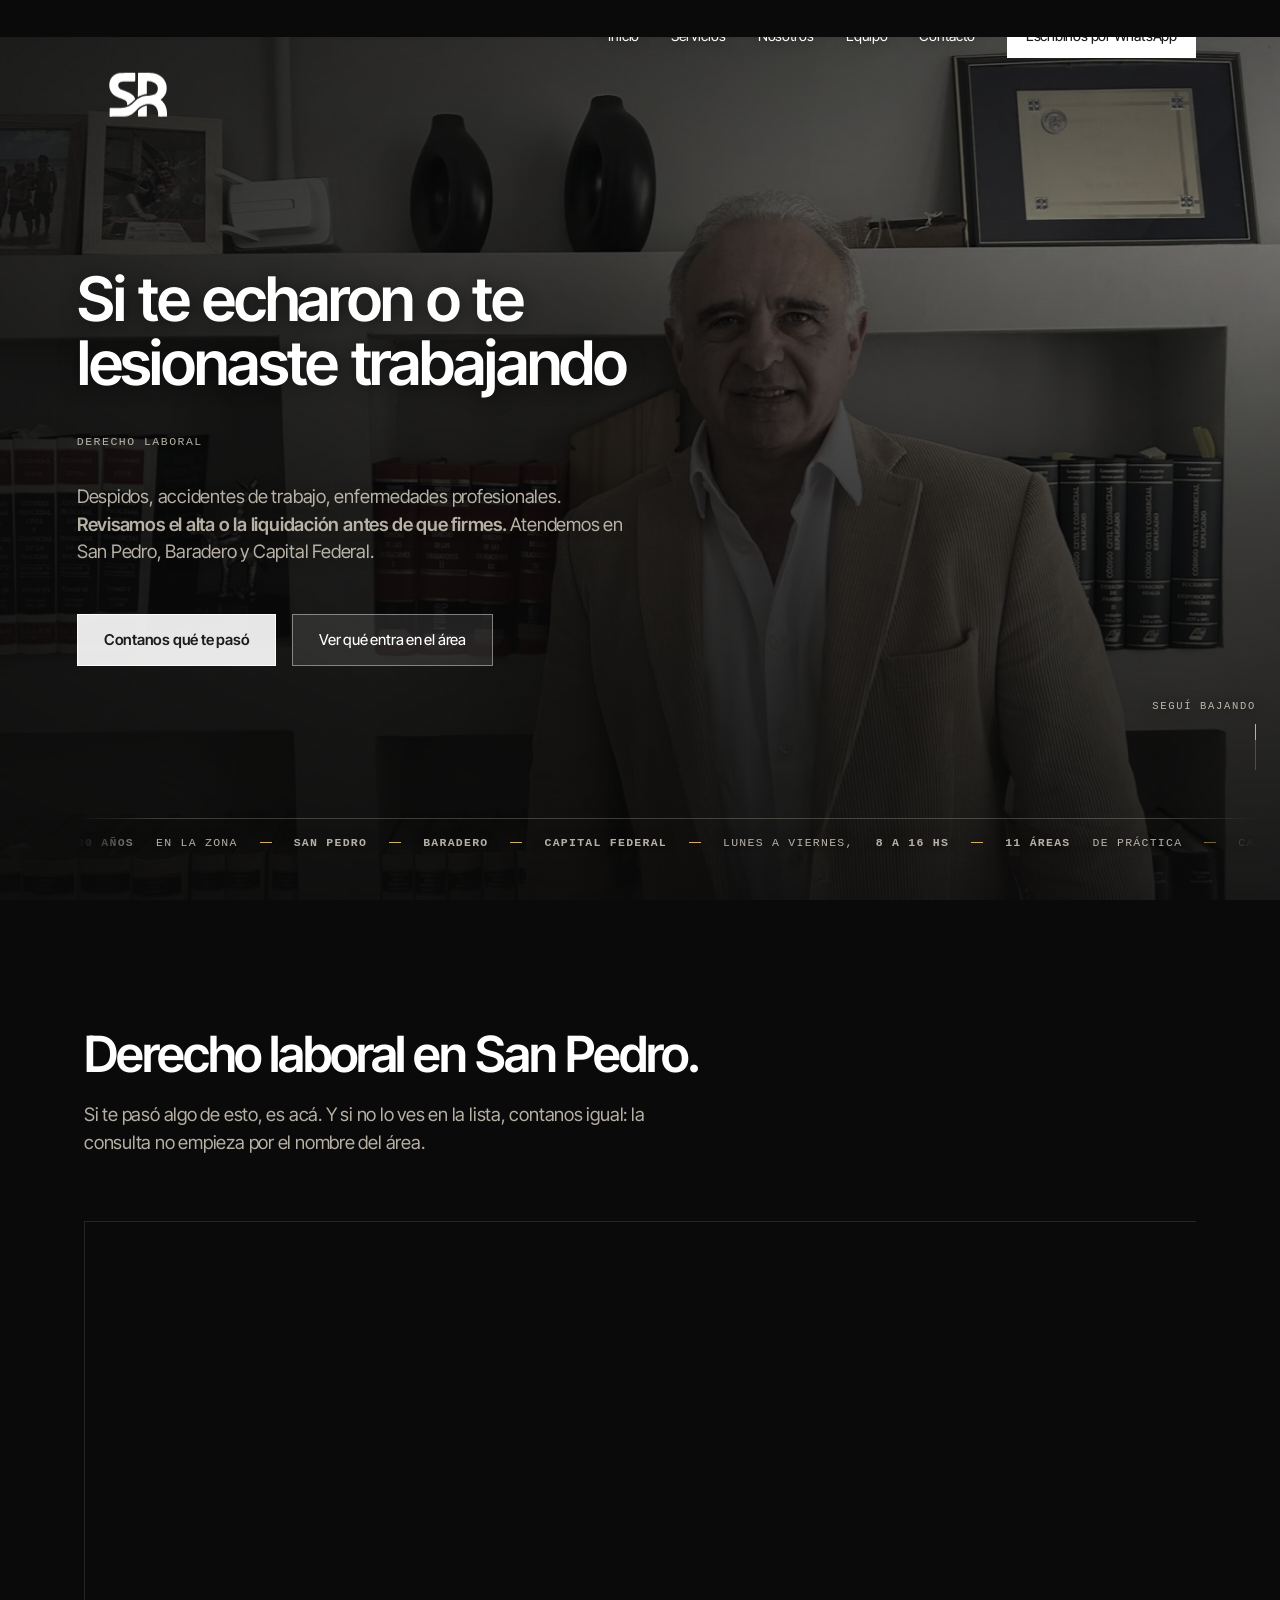
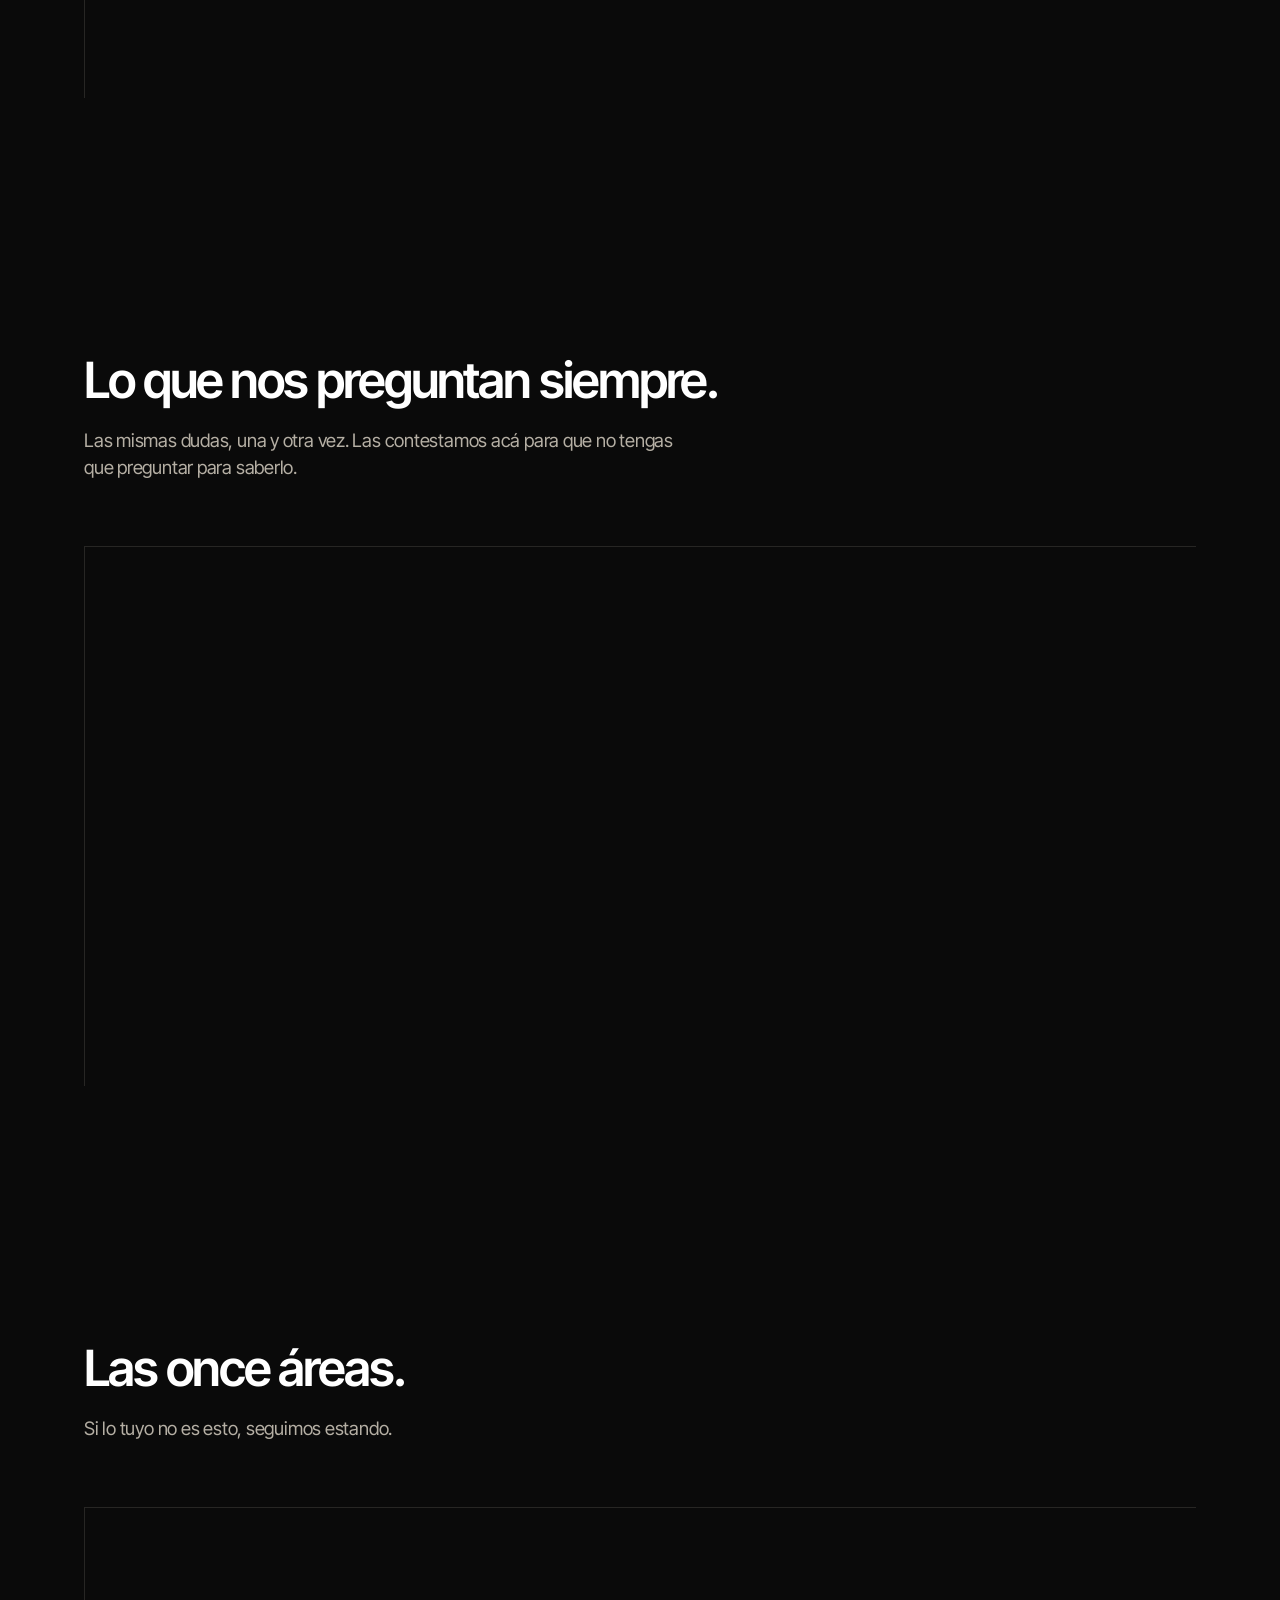
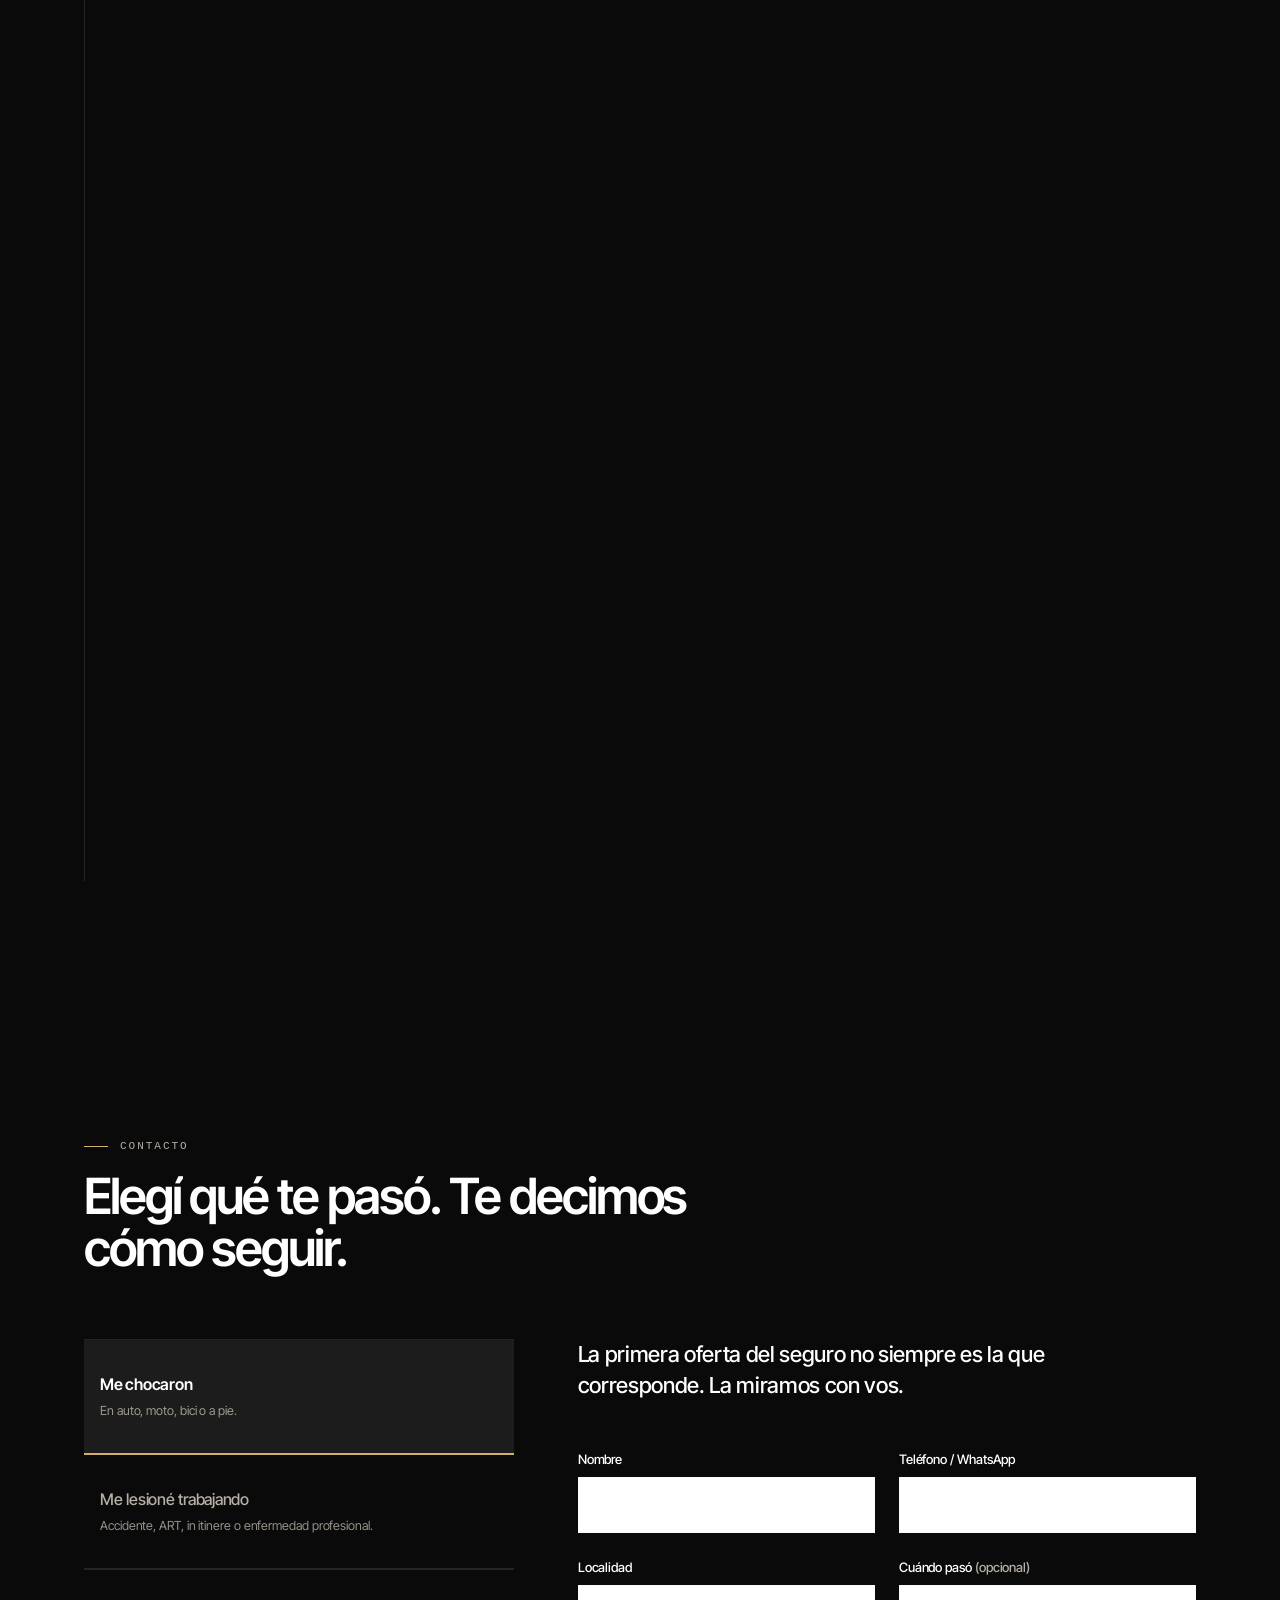
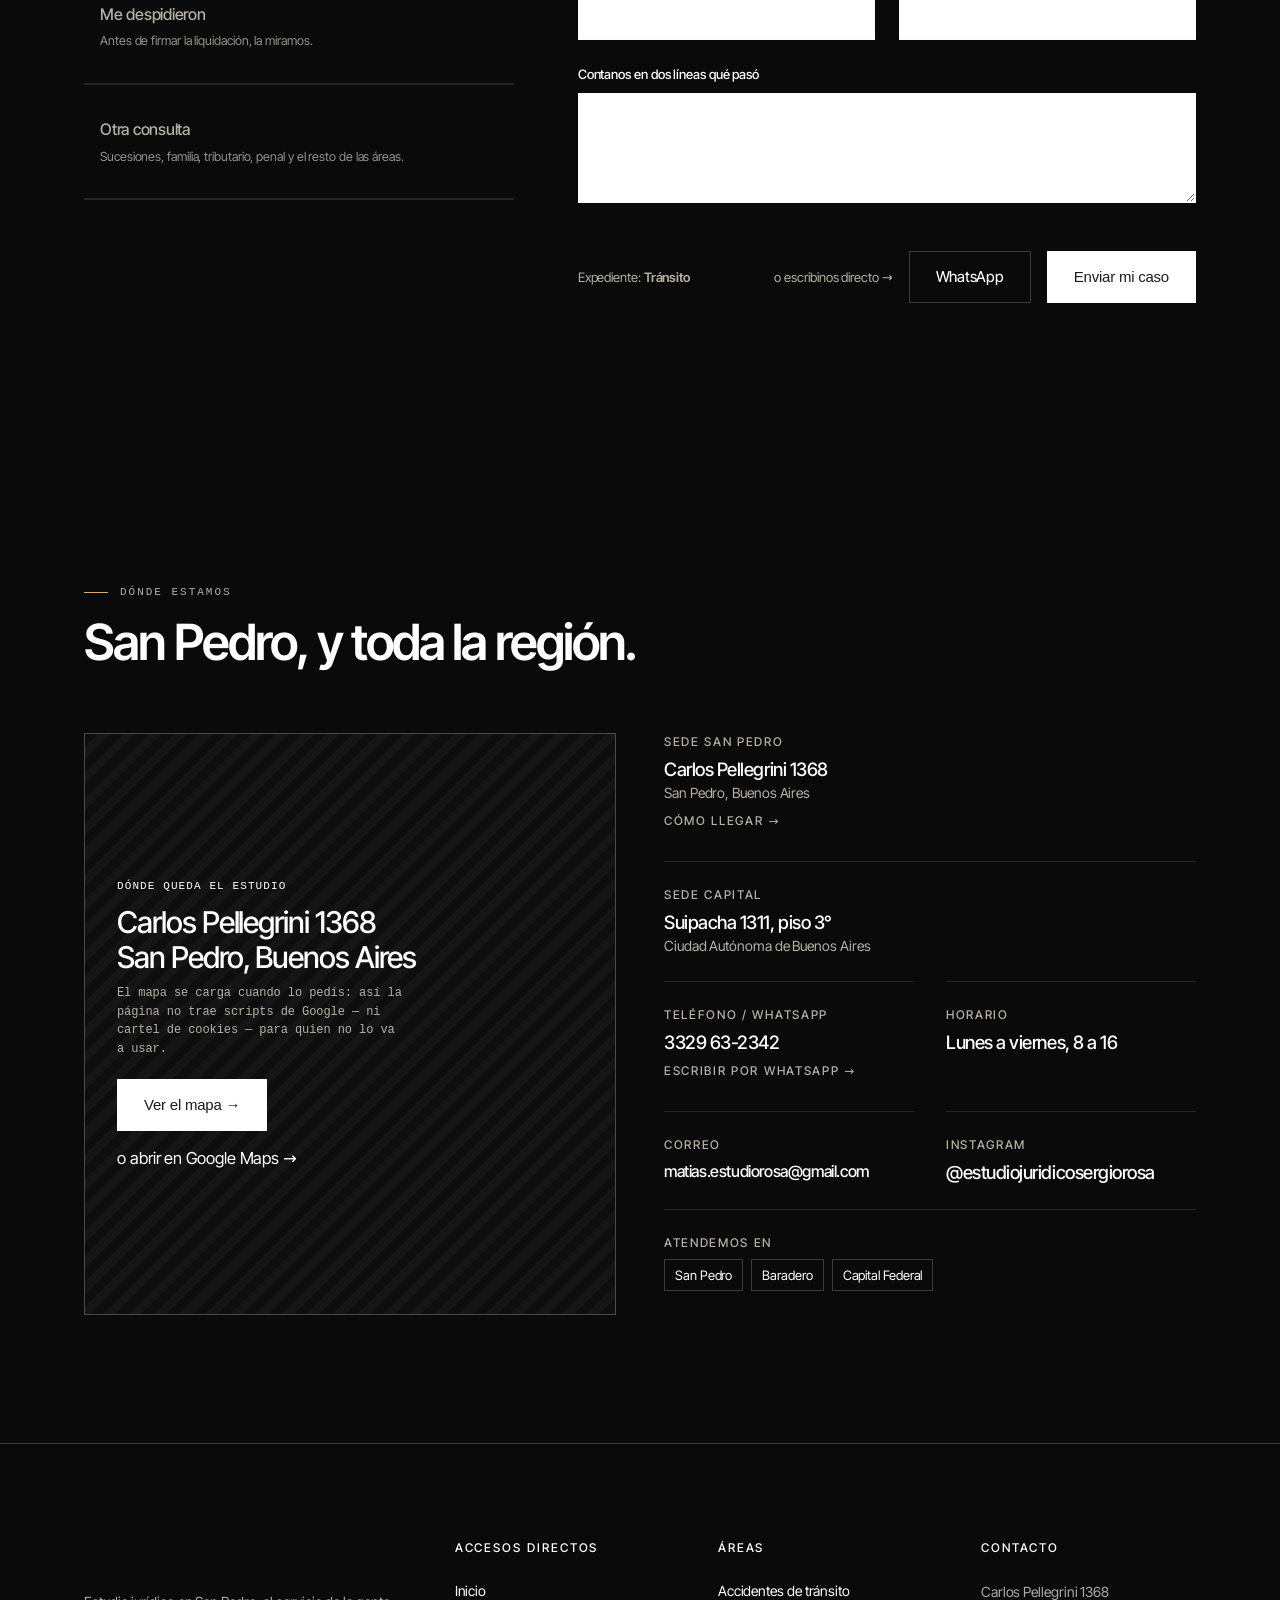
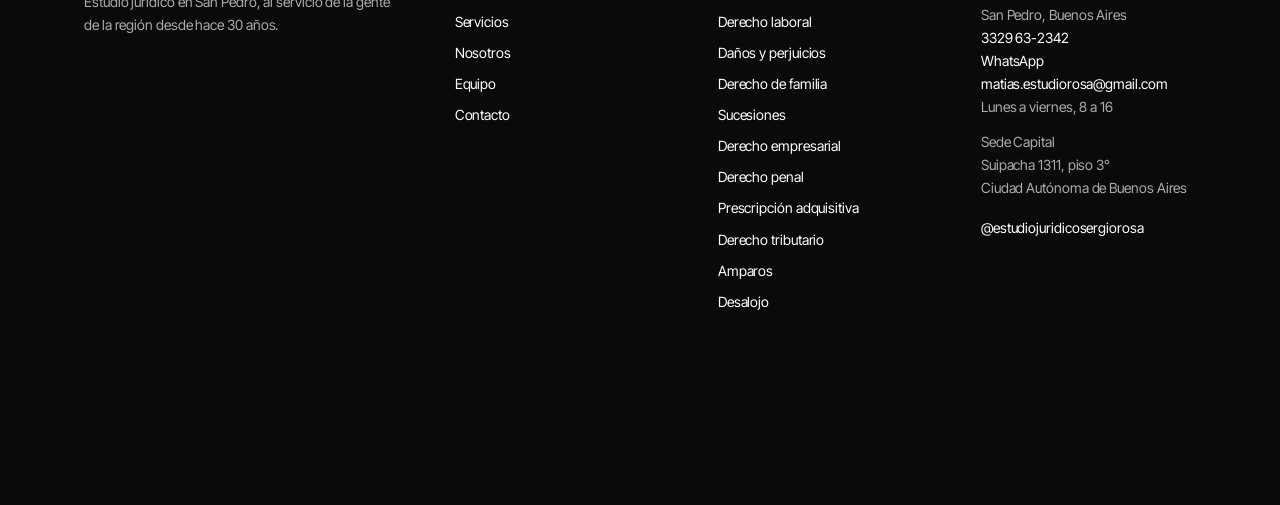
<file: derecho-laboral/index.html>
<!DOCTYPE html>
<html lang="es-AR">
<head>
<meta charset="utf-8">
<meta name="viewport" content="width=device-width, initial-scale=1">
<title>Abogados laborales en San Pedro — despidos, ART y accidentes de trabajo — Sergio Rosa y Asociados</title>
<meta name="description" content="Abogados laborales en San Pedro. Despidos, liquidaciones, accidentes de trabajo y ART. Revisamos el alta o la liquidación antes de que firmes.">

<!-- Inter e Inter Tight embebidas en base64 desde clientes/sergio-rosa/entregables/
     inter.b64 e intertight.b64 (06-08 y 09-08). Cero CDN, igual que carrusel-base.html
     — BRIEF §A. Subset "latin" de Google Fonts, variable 400-900: cubre español
     (incluye Latin-1 Supplement, o sea tildes, ñ, ¿¡) sin cargar cirílico ni griego. -->


<link rel="stylesheet" href="../assets/estilos.css">
<style>
.pag-area .hero h1{font-size:clamp(34px,4.8vw,64px);line-height:1.05;max-width:18ch}
.pag-area .hero .lead{margin-top:var(--s4)}
</style>
</head>

<body class="sin-js telonando pag-area">

<!-- Barra de lectura. Vacía a propósito: el script le escribe --p en cada
     cuadro. Si el script no corre, queda una hairline invisible de 2px. -->
<b class="lectura" aria-hidden="true"><i></i></b>

<!-- 00 · TELÓN DE APERTURA — ver el bloque 01bis del <style> y telon() en el
     script. Vive fuera de <main> porque no es contenido: es la puerta. Las dos
     piezas van aria-hidden y sin nada enfocable adentro, así que para un lector
     de pantalla la página empieza en el header, como si el telón no existiera.
     La cuenta tampoco se anuncia: es un reloj, no información. -->
<div class="telon" id="telon" aria-hidden="true">
  <b class="telon__hoja"></b>
  <div class="telon__carga"><b class="telon__n" id="telonN">00</b><span class="telon__pc">%</span></div>
  <b class="telon__barra"><i></i></b>
</div>
<!-- El símbolo va SUELTO, hermano del telón y no hijo: es lo único que no sube
     con la hoja — se queda y viaja hasta el logo del header. -->
<div class="telon__sim" id="telonSim" aria-hidden="true"><svg viewBox="0 0 457 400" aria-hidden="true" focusable="false"><g transform="matrix(1,0,0,1,-3923.354078,-158.025554)"><g transform="matrix(0.356776,0,0,0.555556,3448.841753,158.025554)"><g transform="matrix(2.802878,0,0,1.8,1236.584161,35.594531)"><path d="M258.048,99.5C258.078,93.491 257.628,93.314 258.483,92.484C259.584,91.413 307.264,91.829 316.451,92.914C346.125,96.418 371.962,115.927 376.005,146.579C381.258,186.409 351.3,201.871 351.451,203.509C351.551,204.592 377.373,219.098 377.834,258.494C377.932,266.887 378.706,272.646 375.508,272.681C372.946,272.709 349.258,272.97 343.488,272.68C340.162,272.513 341.296,265.444 341.23,260.502C340.918,237.223 325.502,214.862 291.483,221.414C245.831,230.206 252.517,272.878 191.5,272.678C142.924,272.519 142.022,273.547 141.359,271.555C140.894,270.159 141.195,242.054 141.222,239.489C141.257,236.24 143.247,237.23 187.5,237.123C238.66,236.998 238.598,201.641 278.624,188.931C294.86,183.775 333.405,190.224 339.122,164.405C347.506,126.538 299.865,124.809 295.595,126.717C293.698,127.566 294.889,152.628 294.604,177.504C294.561,181.219 289.948,179.3 278.487,182.455C263.169,186.672 257.847,193.965 257.923,189.47C258.05,182.019 258.049,182.032 258.048,99.5Z" style="fill:#FFFFFF"></path><path d="M182.438,93.039C187.383,92.597 206.771,90.863 244.482,91.919C247.77,92.011 246.756,99.046 246.755,106.5C246.752,124.997 247.821,127.551 243.501,127.556C197.184,127.608 179.642,124.742 176.884,140.578C172.396,166.348 208.242,162.283 231.679,180.225C233.549,181.657 235.34,183.229 237.025,184.967C242.688,190.808 246.248,198.343 246.216,199.541C246.134,202.605 211.42,232.283 212.926,224.536C218.326,196.763 179.887,203.649 154.678,180.305C131.675,159.004 131.346,102.297 182.438,93.039Z" style="fill:#FFFFFF"></path><path d="M258.034,264.501C257.982,260.584 257.538,249.121 258.766,247.705C271.79,232.69 287.699,228.707 290.606,227.979C295.001,226.878 294.602,229.029 294.603,233.499C294.609,271.275 294.875,272.562 292.515,272.671C292.154,272.687 260.01,272.682 259.467,272.653C257.344,272.538 258.03,266.775 258.034,264.501Z" style="fill:#FFFFFF"></path></g></g></g></svg></div>

<!-- 01 · HEADER -->
<header class="head" id="inicio">
  <div class="env head__in">
    <a class="marca" href="../index.html" aria-label="Sergio Rosa y Asociados — inicio">
      <svg viewBox="0 0 457 400" aria-hidden="true" focusable="false"><g transform="matrix(1,0,0,1,-3923.354078,-158.025554)"><g transform="matrix(0.356776,0,0,0.555556,3448.841753,158.025554)"><g transform="matrix(2.802878,0,0,1.8,1236.584161,35.594531)"><path d="M258.048,99.5C258.078,93.491 257.628,93.314 258.483,92.484C259.584,91.413 307.264,91.829 316.451,92.914C346.125,96.418 371.962,115.927 376.005,146.579C381.258,186.409 351.3,201.871 351.451,203.509C351.551,204.592 377.373,219.098 377.834,258.494C377.932,266.887 378.706,272.646 375.508,272.681C372.946,272.709 349.258,272.97 343.488,272.68C340.162,272.513 341.296,265.444 341.23,260.502C340.918,237.223 325.502,214.862 291.483,221.414C245.831,230.206 252.517,272.878 191.5,272.678C142.924,272.519 142.022,273.547 141.359,271.555C140.894,270.159 141.195,242.054 141.222,239.489C141.257,236.24 143.247,237.23 187.5,237.123C238.66,236.998 238.598,201.641 278.624,188.931C294.86,183.775 333.405,190.224 339.122,164.405C347.506,126.538 299.865,124.809 295.595,126.717C293.698,127.566 294.889,152.628 294.604,177.504C294.561,181.219 289.948,179.3 278.487,182.455C263.169,186.672 257.847,193.965 257.923,189.47C258.05,182.019 258.049,182.032 258.048,99.5Z" style="fill:#1C1C1C"></path><path d="M182.438,93.039C187.383,92.597 206.771,90.863 244.482,91.919C247.77,92.011 246.756,99.046 246.755,106.5C246.752,124.997 247.821,127.551 243.501,127.556C197.184,127.608 179.642,124.742 176.884,140.578C172.396,166.348 208.242,162.283 231.679,180.225C233.549,181.657 235.34,183.229 237.025,184.967C242.688,190.808 246.248,198.343 246.216,199.541C246.134,202.605 211.42,232.283 212.926,224.536C218.326,196.763 179.887,203.649 154.678,180.305C131.675,159.004 131.346,102.297 182.438,93.039Z" style="fill:#1C1C1C"></path><path d="M258.034,264.501C257.982,260.584 257.538,249.121 258.766,247.705C271.79,232.69 287.699,228.707 290.606,227.979C295.001,226.878 294.602,229.029 294.603,233.499C294.609,271.275 294.875,272.562 292.515,272.671C292.154,272.687 260.01,272.682 259.467,272.653C257.344,272.538 258.03,266.775 258.034,264.501Z" style="fill:#1C1C1C"></path></g></g></g></svg>
      <span class="marca__txt"><b>Sergio Rosa y Asociados</b><span>Estudio Jurídico</span></span>
    </a>
    <nav class="nav" aria-label="Principal">
      <a href="../index.html"><span class="barre">Inicio</span></a>
      <a href="../index.html#servicios"><span class="barre">Servicios</span></a>
      <a href="../index.html#nosotros"><span class="barre">Nosotros</span></a>
      <a href="../index.html#equipo"><span class="barre">Equipo</span></a>
      <a href="#contacto"><span class="barre">Contacto</span></a>
    </nav>
    <button class="head__menu" id="abrir" aria-label="Abrir menú" aria-expanded="false"><b></b><b></b><b></b></button>
    <a class="btn" href="https://wa.me/5493329632342?text=Hola%20Sergio%2C%20c%C3%B3mo%20est%C3%A1s%3F%20Necesito%20ayuda%20con%20mi%20situaci%C3%B3n%2C%20en%20el%20pr%C3%B3ximo%20mensaje%20te%20cuento%20m%C3%A1s." target="_blank" rel="noopener" aria-label="Escribinos por WhatsApp">
      <svg class="btn__ic" viewBox="0 0 24 24" aria-hidden="true" focusable="false"><path d="M12 2C6.48 2 2 6.48 2 12c0 1.85.5 3.58 1.36 5.07L2 22l5.05-1.33A9.94 9.94 0 0 0 12 22c5.52 0 10-4.48 10-10S17.52 2 12 2zm0 18.15c-1.6 0-3.1-.44-4.38-1.2l-.31-.19-3.05.8.81-2.97-.2-.31A8.15 8.15 0 1 1 20.15 12 8.16 8.16 0 0 1 12 20.15zm4.52-6.1c-.25-.12-1.47-.72-1.7-.81-.23-.08-.39-.12-.56.12-.17.25-.64.81-.78.97-.14.17-.29.19-.54.06-.25-.12-1.04-.38-1.99-1.22-.74-.65-1.23-1.46-1.38-1.71-.14-.25-.02-.38.11-.51.11-.11.25-.29.37-.43.12-.14.16-.25.25-.41.08-.17.04-.31-.02-.43-.06-.12-.56-1.35-.77-1.85-.2-.48-.41-.42-.56-.43h-.48c-.17 0-.43.06-.66.31-.23.25-.86.84-.86 2.04 0 1.2.88 2.37 1 2.53.12.17 1.73 2.64 4.2 3.7.59.25 1.05.4 1.41.51.59.19 1.13.16 1.56.1.48-.07 1.47-.6 1.68-1.18.21-.58.21-1.08.14-1.18-.06-.11-.23-.17-.48-.29z"/></svg>
      <span class="btn__txt">Escribinos por WhatsApp</span>
    </a>
  </div>
</header>

<div class="panel" id="panel" aria-hidden="true">
  <button id="cerrar" aria-label="Cerrar menú">✕</button>
  <a href="../index.html">Inicio</a>
  <a href="../index.html#servicios">Servicios</a>
  <a href="../index.html#nosotros">Nosotros</a>
  <a href="../index.html#equipo">Equipo</a>
  <a href="#contacto">Contacto</a>
</div>

<main>
<section class="hero sec--dark">
    <div class="hero__foto"><img src="../assets/img/sergio-rosa-abogado-san-pedro.webp" fetchpriority="high" alt="Dr. Sergio Rosa" width="1600" height="1067"></div>
    <div class="env">
      <h1 data-anim data-no-split>Si te echaron o te lesionaste trabajando</h1>

      <!-- Doce situaciones, una por área de práctica. El ORDEN es el del
           bloque 04 de acá abajo: volumen real de consulta, tránsito y
           laboral primero. La palabra frena el scroll; el área evita que
           "negaron" o "intimaron" queden colgadas sin sujeto. -->
      <div class="hero__meta" aria-hidden="true" data-anim>
        <b class="hero__prog"></b>
        <span class="hero__area"><span class="hero__areavia"><span>Derecho laboral</span></span></span>
      </div>

      <!-- La bajada del hero dice, desde el 18-08 y a pedido del cliente, lo que
           el estudio considera lo más importante de todo: qué hace con lo que le
           traés. Reemplaza a la de trayectoria + honorarios.
           Los dos <strong> no cambian de color: cambian de peso, 400 → 600.
           ⚠️ Lo que se fue con la bajada vieja: "recién entonces hablamos de
           honorarios", que era el reemplazo aprobado del §D-1 de "gratis". Los
           treinta años y las tres ciudades NO se perdieron — siguen en la cinta
           de acá abajo, en nosotros, en equipo y en el pie. La página vuelve a
           no decir en ninguna parte cómo se cobra. -->
      <p class="lead" data-anim>Despidos, accidentes de trabajo, enfermedades profesionales. <strong>Revisamos el alta o la liquidación antes de que firmes.</strong> Atendemos en San Pedro, Baradero y Capital Federal.</p>

      <div class="hero__cta" data-anim>
        <a class="btn" href="https://wa.me/5493329632342?text=Hola%20Sergio%2C%20c%C3%B3mo%20est%C3%A1s%3F%20Necesito%20ayuda%20con%20mi%20situaci%C3%B3n%2C%20en%20el%20pr%C3%B3ximo%20mensaje%20te%20cuento%20m%C3%A1s." target="_blank" rel="noopener">Contanos qué te pasó</a>
        <a class="btn btn--gh" href="#situaciones">Ver qué entra en el área</a>
      </div>

      <a class="hero__baja" href="#situaciones" data-anim>
        <span class="hero__bajaT">Seguí bajando</span>
        <b class="hero__bajaL" aria-hidden="true"></b>
      </a>

      <!-- 03 · CONTADOR — pasó de tres fichas con count-up a esta cinta.
           Mismos datos (§1 del BRIEF), aria-hidden porque los mismos números
           están en texto accesible en nosotros, equipo, contacto y pie. -->
      <div class="hero__cinta" aria-hidden="true" data-anim>
        <div class="hero__pista">
          <div class="hero__set"><span class="hero__dato"><b>30 años</b> en la zona</span><span class="hero__dato"><b>San Pedro</b></span><span class="hero__dato"><b>Baradero</b></span><span class="hero__dato"><b>Capital Federal</b></span><span class="hero__dato">Lunes a viernes, <b>8 a 16 hs</b></span><span class="hero__dato"><b>11 áreas</b> de práctica</span><span class="hero__dato">Carlos Pellegrini <b>1368</b></span><span class="hero__dato">Suipacha <b>1311</b>, CABA</span></div>
          <div class="hero__set"><span class="hero__dato"><b>30 años</b> en la zona</span><span class="hero__dato"><b>San Pedro</b></span><span class="hero__dato"><b>Baradero</b></span><span class="hero__dato"><b>Capital Federal</b></span><span class="hero__dato">Lunes a viernes, <b>8 a 16 hs</b></span><span class="hero__dato"><b>11 áreas</b> de práctica</span><span class="hero__dato">Carlos Pellegrini <b>1368</b></span><span class="hero__dato">Suipacha <b>1311</b>, CABA</span></div>
        </div>
      </div>
    </div>
  </section>

  <section class="sec sec--dark" id="situaciones">
    <div class="env">
      <h2 data-anim style="margin:0 0 20px;max-width:22ch">Derecho laboral en San Pedro.</h2>
      <p class="lead" data-anim>Si te pasó algo de esto, es acá. Y si no lo ves en la lista, contanos igual: la consulta no empieza por el nombre del área.</p>
      <div class="srv srvN">
          <a class="srv__c" href="#contacto" data-motivo="despido" data-anim="cortina">
            <div class="srv__b">
              <span class="srv__n">01</span>
              <h3>Despido sin causa</h3>
              <p>Te echaron y te ofrecen una liquidación. Antes de firmarla, la miramos.</p>
            </div>
            <span class="srv__mas">Consultá por esto <i>→</i></span>
          </a>
          <a class="srv__c" href="#contacto" data-motivo="despido" data-anim="cortina">
            <div class="srv__b">
              <span class="srv__n">02</span>
              <h3>Despido con causa</h3>
              <p>Te echaron imputándote algo. Eso se puede discutir.</p>
            </div>
            <span class="srv__mas">Consultá por esto <i>→</i></span>
          </a>
          <a class="srv__c" href="#contacto" data-motivo="despido" data-anim="cortina">
            <div class="srv__b">
              <span class="srv__n">03</span>
              <h3>Trabajo en negro</h3>
              <p>Nunca te registraron, o te registraron por menos de lo que cobrás.</p>
            </div>
            <span class="srv__mas">Consultá por esto <i>→</i></span>
          </a>
          <a class="srv__c" href="#contacto" data-motivo="trabajo" data-anim="cortina">
            <div class="srv__b">
              <span class="srv__n">04</span>
              <h3>Accidente de trabajo</h3>
              <p>Adentro del lugar de trabajo, o yendo y volviendo. Entra la ART.</p>
            </div>
            <span class="srv__mas">Consultá por esto <i>→</i></span>
          </a>
          <a class="srv__c" href="#contacto" data-motivo="trabajo" data-anim="cortina">
            <div class="srv__b">
              <span class="srv__n">05</span>
              <h3>Enfermedad profesional</h3>
              <p>Lo que se fue arruinando con los años de tarea, no de un golpe.</p>
            </div>
            <span class="srv__mas">Consultá por esto <i>→</i></span>
          </a>
          <a class="srv__c" href="#contacto" data-motivo="despido" data-anim="cortina">
            <div class="srv__b">
              <span class="srv__n">06</span>
              <h3>Te obligaron a renunciar</h3>
              <p>Una renuncia forzada no es una renuncia. Contanos cómo fue.</p>
            </div>
            <span class="srv__mas">Consultá por esto <i>→</i></span>
          </a>
        </div>
    </div>
  </section>


  <section class="sec sec--dark" id="preguntas">
    <div class="env">
      <h2 data-anim style="margin:0 0 20px;max-width:22ch">Lo que nos preguntan siempre.</h2>
      <p class="lead" data-anim>Las mismas dudas, una y otra vez. Las contestamos acá para que no tengas que preguntar para saberlo.</p>
      <div class="srv srvN">
          <a class="srv__c" href="#contacto" data-anim="cortina">
            <div class="srv__b">
              <span class="srv__n">01</span>
              <h3>Me ofrecen una liquidación, ¿la firmo?</h3>
              <p>Antes conviene que alguien la revise. Se calcula sobre datos concretos —antigüedad, sueldo, cómo estabas registrado— y si alguno está mal, el número final cambia. Una vez firmada es mucho más difícil discutirla.</p>
            </div>
            <span class="srv__mas">Contanos tu caso <i>→</i></span>
          </a>
          <a class="srv__c" href="#contacto" data-anim="cortina">
            <div class="srv__b">
              <span class="srv__n">02</span>
              <h3>Estoy en negro, ¿puedo reclamar?</h3>
              <p>Sí. Que no te hayan registrado no borra la relación de trabajo; lo que hace falta es poder probarla. Compañeros, mensajes, recibos y fotos sirven.</p>
            </div>
            <span class="srv__mas">Contanos tu caso <i>→</i></span>
          </a>
          <a class="srv__c" href="#contacto" data-anim="cortina">
            <div class="srv__b">
              <span class="srv__n">03</span>
              <h3>La ART me dio el alta y sigo mal</h3>
              <p>El alta se puede discutir. Traé lo que te hayan dado por escrito y los estudios médicos que tengas, y lo miramos.</p>
            </div>
            <span class="srv__mas">Contanos tu caso <i>→</i></span>
          </a>
          <a class="srv__c" href="#contacto" data-anim="cortina">
            <div class="srv__b">
              <span class="srv__n">04</span>
              <h3>¿Cuánto tiempo tengo para reclamar?</h3>
              <p>Hay plazos, y corren desde distintos momentos según el caso. Es lo primero que miramos cuando nos contás, justamente para que no se te pase.</p>
            </div>
            <span class="srv__mas">Contanos tu caso <i>→</i></span>
          </a>
          <a class="srv__c" href="#contacto" data-anim="cortina">
            <div class="srv__b">
              <span class="srv__n">05</span>
              <h3>Renuncié, ¿pierdo todo?</h3>
              <p>Depende de cómo se dio. Una renuncia presionada o firmada sin entender qué se firmaba no es lo mismo que una decisión libre.</p>
            </div>
            <span class="srv__mas">Contanos tu caso <i>→</i></span>
          </a>
          <a class="srv__c" href="#contacto" data-anim="cortina">
            <div class="srv__b">
              <span class="srv__n">06</span>
              <h3>Me lesioné yendo al trabajo</h3>
              <p>El accidente in itinere entra por ART y, según el caso, también abre un reclamo contra quien lo provocó. Lo miramos por las dos vías.</p>
            </div>
            <span class="srv__mas">Contanos tu caso <i>→</i></span>
          </a>
        </div>
    </div>
  </section>


  <section class="sec sec--dark" id="otras">
    <div class="env">
      <h2 data-anim style="margin:0 0 20px;max-width:22ch">Las once áreas.</h2>
      <p class="lead" data-anim>Si lo tuyo no es esto, seguimos estando.</p>
      <div class="srv srvN">
          <a class="srv__c" href="../accidentes-de-transito/index.html" data-anim="cortina">
            <div class="srv__b">
              <span class="srv__n">01</span>
              <h3>Accidentes de tránsito</h3>
              <p>Autos, motos, peatones, bicis. Antes de aceptar la oferta de la aseguradora, dejanos revisarla.</p>
            </div>
            <span class="srv__mas">Conocé más <i>→</i></span>
          </a>
          <a class="srv__c" href="#situaciones" data-anim="cortina">
            <div class="srv__b">
              <span class="srv__n">02</span>
              <h3>Derecho laboral</h3>
              <p>Despidos, accidentes de trabajo, enfermedades profesionales. Revisamos el alta o la liquidación antes de que firmes.</p>
            </div>
            <span class="srv__mas">Estás en esta área <i>→</i></span>
          </a>
          <a class="srv__c" href="../danos-y-perjuicios/index.html" data-anim="cortina">
            <div class="srv__b">
              <span class="srv__n">03</span>
              <h3>Daños y perjuicios</h3>
              <p>Reclamos y reparación cuando otro te causó un daño, dentro o fuera del tránsito.</p>
            </div>
            <span class="srv__mas">Conocé más <i>→</i></span>
          </a>
          <a class="srv__c" href="../derecho-de-familia/index.html" data-anim="cortina">
            <div class="srv__b">
              <span class="srv__n">04</span>
              <h3>Derecho de familia</h3>
              <p>Alimentos, cuidado personal, divorcio, filiación. Te acompañamos en cada etapa del trámite.</p>
            </div>
            <span class="srv__mas">Conocé más <i>→</i></span>
          </a>
          <a class="srv__c" href="../sucesiones/index.html" data-anim="cortina">
            <div class="srv__b">
              <span class="srv__n">05</span>
              <h3>Sucesiones</h3>
              <p>Herencias y particiones, resueltas con el mismo criterio y la misma cercanía de siempre.</p>
            </div>
            <span class="srv__mas">Conocé más <i>→</i></span>
          </a>
          <a class="srv__c" href="../derecho-empresarial/index.html" data-anim="cortina">
            <div class="srv__b">
              <span class="srv__n">06</span>
              <h3>Derecho empresarial</h3>
              <p>Asesoramiento a pymes de la región en la creación y estructura de su empresa.</p>
            </div>
            <span class="srv__mas">Conocé más <i>→</i></span>
          </a>
          <a class="srv__c" href="../derecho-penal/index.html" data-anim="cortina">
            <div class="srv__b">
              <span class="srv__n">07</span>
              <h3>Derecho penal</h3>
              <p>Defensa técnica a cargo del Dr. Matías Seery, especialista en la materia.</p>
            </div>
            <span class="srv__mas">Conocé más <i>→</i></span>
          </a>
          <a class="srv__c" href="../prescripcion-adquisitiva/index.html" data-anim="cortina">
            <div class="srv__b">
              <span class="srv__n">08</span>
              <h3>Prescripción adquisitiva</h3>
              <p>Usucapión de inmuebles, con el proceso explicado paso a paso.</p>
            </div>
            <span class="srv__mas">Conocé más <i>→</i></span>
          </a>
          <a class="srv__c" href="../derecho-tributario/index.html" data-anim="cortina">
            <div class="srv__b">
              <span class="srv__n">09</span>
              <h3>Derecho tributario</h3>
              <p>Defensa ante ARCA (ex AFIP) y ante el Tribunal Fiscal, a cargo del Dr. Sergio H Rosa.</p>
            </div>
            <span class="srv__mas">Conocé más <i>→</i></span>
          </a>
          <a class="srv__c" href="../amparos/index.html" data-anim="cortina">
            <div class="srv__b">
              <span class="srv__n">10</span>
              <h3>Amparos</h3>
              <p>Reclamos urgentes cuando un derecho está siendo vulnerado y no hay tiempo para el trámite ordinario.</p>
            </div>
            <span class="srv__mas">Conocé más <i>→</i></span>
          </a>
          <a class="srv__c" href="../desalojo/index.html" data-anim="cortina">
            <div class="srv__b">
              <span class="srv__n">11</span>
              <h3>Desalojo</h3>
              <p>Procesos de desalojo, ya sea que necesites recuperar tu inmueble o que te lo estén reclamando a vos.</p>
            </div>
            <span class="srv__mas">Conocé más <i>→</i></span>
          </a>
          <a class="srv__c srv__c--cta" href="#contacto" data-motivo="otra" data-anim="cortina">
            <div class="srv__b">
              <span class="srv__n">12</span>
              <h3>¿Lo tuyo no está en la lista?</h3>
              <p>Contanos igual qué te pasó. Son once áreas, pero la consulta no empieza por el nombre del área.</p>
            </div>
            <span class="srv__mas">Contanos tu caso <i>→</i></span>
          </a>
        </div>
    </div>
  </section>

<section class="sec sec--dark" id="contacto">
    <div class="env">
      <p class="kick" data-anim>Contacto</p>
      <h2 data-anim style="margin:16px 0 20px;max-width:20ch">Elegí qué te pasó. Te decimos cómo seguir.</h2>

      <!-- DESTINO: matias.estudiorosa@gmail.com. Sin servidor, el envío arma el mail con los datos
           del formulario y lo abre en el cliente de correo de la persona. Es el
           único destino posible en un archivo que abre con doble clic; si más
           adelante hay un servicio de formularios, se cambia sólo el submit. -->
      <!-- El movimiento pasó del <form> entero a sus dos mitades (12-08): las
           pestañas entran desde la izquierda y el panel desde la derecha, y el
           bloque se abre como una carpeta. Va en .leg__rail y no en .leg__col
           porque la columna es sticky y no se le cuelga un filtro encima. -->
      <form class="leg" id="form" novalidate>
        <div class="leg__col">
          <!-- Patrón ARIA de pestañas completo (14-08): cada tab con id para que
               el panel lo pueda nombrar, y un solo tabindex=0 en la seleccionada
               —el resto en -1— porque declarar role="tablist" es un contrato:
               quien usa lector de pantalla espera moverse con las flechas y que
               el grupo entero ocupe una sola parada de tabulación. Las flechas
               las cablea el <script> del final. -->
          <div class="leg__rail" role="tablist" aria-label="Qué te pasó" id="rail" data-anim="izq">
            <button class="leg__tab" role="tab" id="tab-choque" aria-selected="true" aria-controls="panel-contacto" tabindex="0" data-motivo="choque" type="button">
              <span>Me chocaron</span><i>En auto, moto, bici o a pie.</i>
            </button>
            <button class="leg__tab" role="tab" id="tab-trabajo" aria-selected="false" aria-controls="panel-contacto" tabindex="-1" data-motivo="trabajo" type="button">
              <span>Me lesioné trabajando</span><i>Accidente, ART, in itinere o enfermedad profesional.</i>
            </button>
            <button class="leg__tab" role="tab" id="tab-despido" aria-selected="false" aria-controls="panel-contacto" tabindex="-1" data-motivo="despido" type="button">
              <span>Me despidieron</span><i>Antes de firmar la liquidación, la miramos.</i>
            </button>
            <button class="leg__tab" role="tab" id="tab-otra" aria-selected="false" aria-controls="panel-contacto" tabindex="-1" data-motivo="otra" type="button">
              <span>Otra consulta</span><i>Sucesiones, familia, tributario, penal y el resto de las áreas.</i>
            </button>
          </div>
        </div>

        <div class="leg__panel" role="tabpanel" id="panel-contacto" aria-labelledby="tab-choque" data-anim="der">
          <p class="leg__voz" id="voz">La primera oferta del seguro no siempre es la que corresponde. La miramos con vos.</p>

          <!-- Nada de subir documentación, fotos del accidente ni datos del
               expediente: son datos sensibles y el formulario no es el lugar. -->
          <div class="campos" style="margin-top:var(--s5)">
            <div class="campo">
              <label for="nombre">Nombre</label>
              <input id="nombre" name="nombre" type="text" autocomplete="name" required>
            </div>
            <div class="campo">
              <label for="tel">Teléfono / WhatsApp</label>
              <input id="tel" name="tel" type="tel" inputmode="tel" autocomplete="tel" required>
            </div>
            <div class="campo">
              <label for="loc">Localidad</label>
              <input id="loc" name="localidad" type="text" autocomplete="address-level2">
            </div>
            <div class="campo">
              <label for="cuando">Cuándo pasó <i>(opcional)</i></label>
              <input id="cuando" name="cuando" type="text">
            </div>
            <div class="campo campo--full">
              <label for="detalle">Contanos en dos líneas qué pasó</label>
              <textarea id="detalle" name="detalle"></textarea>
            </div>
          </div>

          <div class="form__pie">
            <span class="form__nota" style="margin:0">Expediente: <b class="leg__tag" id="voz-tag">Tránsito</b></span>
            <div class="form__der">
              <span class="form__o">o escribinos directo →</span>
              <a class="btn btn--gh" href="https://wa.me/5493329632342?text=Hola%20Sergio%2C%20c%C3%B3mo%20est%C3%A1s%3F%20Necesito%20ayuda%20con%20mi%20situaci%C3%B3n%2C%20en%20el%20pr%C3%B3ximo%20mensaje%20te%20cuento%20m%C3%A1s." target="_blank" rel="noopener">WhatsApp</a>
              <button class="btn form__env" type="submit">Enviar mi caso</button>
            </div>
          </div>
          <p class="form__nota" id="aviso" role="status"></p>
        </div>

        <input type="hidden" name="motivo" id="motivo-real" value="choque">
      </form>

      <!-- Reemplaza al formulario en el mismo lugar, sin que la página salte.
           El texto es el decidido en el BRIEF: pregunta que desafía arriba,
           "Caso aceptado." abajo. -->
      <div class="listo oculto" id="listo" role="status">
        <p class="paso__t" style="margin:0">Confirmación</p>
        <h3>Caso aceptado.</h3>
        <p>Te escribimos por WhatsApp para contarte si hay caso. Atendemos de lunes a viernes, de 8 a 16.</p>
        <p class="hueco__d" style="margin-top:20px">Se abre tu correo con la consulta armada. Si no se abrió, escribinos a <a href="mailto:matias.estudiorosa@gmail.com">matias.estudiorosa@gmail.com</a> o llamá al <a href="tel:+543329632342">3329 63-2342</a>.</p>
      </div>
    </div>
  </section>
<section class="sec sec--dark" id="donde">
    <div class="env">
      <p class="kick" data-anim>Dónde estamos</p>
      <h2 data-anim style="margin-top:16px;max-width:20ch">San Pedro, y toda la región.</h2>
      <div class="mapa-grid">
        <!-- El embed de Google carga scripts y arrastra cartel de cookies.
             Va una imagen del mapa embebida en el archivo, con link a Google Maps:
             cero scripts, cero cartel, un clic más. -->
        <div class="mapa" id="mapa" data-anim="izq">
          <div class="mapa__pre">
            <p class="hueco__t">Dónde queda el estudio</p>
            <h3>Carlos Pellegrini 1368<br>San Pedro, Buenos Aires</h3>
            <p class="hueco__d" style="max-width:40ch">El mapa se carga cuando lo pedís: así la página no trae scripts de Google — ni cartel de cookies — para quien no lo va a usar.</p>
            <button class="btn" type="button" id="mapa-load">Ver el mapa →</button>
            <p style="margin-top:4px"><a href="https://maps.app.goo.gl/MZXgna2a5sL994fv5" target="_blank" rel="noopener"><span class="barre">o abrir en Google Maps →</span></a></p>
          </div>
        </div>
        <div class="ficha" data-anim="der">
          <div class="f-full"><span>Sede San Pedro</span><h3>Carlos Pellegrini 1368</h3><p>San Pedro, Buenos Aires</p>
            <p style="margin-top:8px"><a href="https://maps.app.goo.gl/MZXgna2a5sL994fv5" target="_blank" rel="noopener"><span class="barre">Cómo llegar →</span></a></p></div>
          <div class="f-full"><span>Sede Capital</span><h3>Suipacha 1311, piso 3°</h3><p>Ciudad Autónoma de Buenos Aires</p></div>
          <div><span>Teléfono / WhatsApp</span><h3><a href="tel:+543329632342">3329 63-2342</a></h3>
            <p style="margin-top:8px"><a href="https://wa.me/5493329632342?text=Hola%20Sergio%2C%20c%C3%B3mo%20est%C3%A1s%3F%20Necesito%20ayuda%20con%20mi%20situaci%C3%B3n%2C%20en%20el%20pr%C3%B3ximo%20mensaje%20te%20cuento%20m%C3%A1s." target="_blank" rel="noopener"><span class="barre">Escribir por WhatsApp →</span></a></p></div>
          <div><span>Horario</span><h3>Lunes a viernes, 8 a 16</h3></div>
          <div><span>Correo</span><h3 style="font-size:16px"><a href="mailto:matias.estudiorosa@gmail.com">matias.estudiorosa@gmail.com</a></h3></div>
          <!-- Handle cerrado el 2026-08-07: @estudiojuridicosergiorosa.
               Se cambió antes de que la cuenta tuviera volumen — con un solo post
               publicado era el momento más barato y no vuelve. -->
          <div><span>Instagram</span><h3><a href="https://instagram.com/estudiojuridicosergiorosa" target="_blank" rel="noopener">@estudiojuridicosergiorosa</a></h3></div>
          <div class="f-full"><span>Atendemos en</span>
            <div class="pills"><i>San Pedro</i><i>Baradero</i><i>Capital Federal</i></div></div>
        </div>
      </div>
    </div>
  </section>
</main>

<!-- 10 · FOOTER -->
<footer class="foot">
  <div class="env">
    <div class="foot__grid">
      <div data-anim>
        <a class="marca" href="#inicio">
          <svg viewBox="0 0 457 400" aria-hidden="true" focusable="false"><g transform="matrix(1,0,0,1,-3923.354078,-158.025554)"><g transform="matrix(0.356776,0,0,0.555556,3448.841753,158.025554)"><g transform="matrix(2.802878,0,0,1.8,1236.584161,35.594531)"><path d="M258.048,99.5C258.078,93.491 257.628,93.314 258.483,92.484C259.584,91.413 307.264,91.829 316.451,92.914C346.125,96.418 371.962,115.927 376.005,146.579C381.258,186.409 351.3,201.871 351.451,203.509C351.551,204.592 377.373,219.098 377.834,258.494C377.932,266.887 378.706,272.646 375.508,272.681C372.946,272.709 349.258,272.97 343.488,272.68C340.162,272.513 341.296,265.444 341.23,260.502C340.918,237.223 325.502,214.862 291.483,221.414C245.831,230.206 252.517,272.878 191.5,272.678C142.924,272.519 142.022,273.547 141.359,271.555C140.894,270.159 141.195,242.054 141.222,239.489C141.257,236.24 143.247,237.23 187.5,237.123C238.66,236.998 238.598,201.641 278.624,188.931C294.86,183.775 333.405,190.224 339.122,164.405C347.506,126.538 299.865,124.809 295.595,126.717C293.698,127.566 294.889,152.628 294.604,177.504C294.561,181.219 289.948,179.3 278.487,182.455C263.169,186.672 257.847,193.965 257.923,189.47C258.05,182.019 258.049,182.032 258.048,99.5Z"></path><path d="M182.438,93.039C187.383,92.597 206.771,90.863 244.482,91.919C247.77,92.011 246.756,99.046 246.755,106.5C246.752,124.997 247.821,127.551 243.501,127.556C197.184,127.608 179.642,124.742 176.884,140.578C172.396,166.348 208.242,162.283 231.679,180.225C233.549,181.657 235.34,183.229 237.025,184.967C242.688,190.808 246.248,198.343 246.216,199.541C246.134,202.605 211.42,232.283 212.926,224.536C218.326,196.763 179.887,203.649 154.678,180.305C131.675,159.004 131.346,102.297 182.438,93.039Z"></path><path d="M258.034,264.501C257.982,260.584 257.538,249.121 258.766,247.705C271.79,232.69 287.699,228.707 290.606,227.979C295.001,226.878 294.602,229.029 294.603,233.499C294.609,271.275 294.875,272.562 292.515,272.671C292.154,272.687 260.01,272.682 259.467,272.653C257.344,272.538 258.03,266.775 258.034,264.501Z"></path></g></g></g></svg>
          <span class="marca__txt"><b>Sergio Rosa y Asociados</b><span>Estudio Jurídico</span></span>
        </a>
        <p style="margin-top:20px">Estudio jurídico en San Pedro, al servicio de la gente de la región desde hace 30 años.</p>
      </div>
      <div data-anim>
        <h3>Accesos directos</h3>
        <ul>
          <li><a href="#inicio">Inicio</a></li>
          <li><a href="#servicios">Servicios</a></li>
          <li><a href="#nosotros">Nosotros</a></li>
          <li><a href="#equipo">Equipo</a></li>
          <li><a href="#contacto">Contacto</a></li>
        </ul>
      </div>
      <div data-anim>
        <h3>Áreas</h3>
        <ul>
          <li><a href="../accidentes-de-transito/index.html">Accidentes de tránsito</a></li>
          <li><a href="../derecho-laboral/index.html">Derecho laboral</a></li>
          <li><a href="../danos-y-perjuicios/index.html">Daños y perjuicios</a></li>
          <li><a href="../derecho-de-familia/index.html">Derecho de familia</a></li>
          <li><a href="../sucesiones/index.html">Sucesiones</a></li>
          <li><a href="../derecho-empresarial/index.html">Derecho empresarial</a></li>
          <li><a href="../derecho-penal/index.html">Derecho penal</a></li>
          <li><a href="../prescripcion-adquisitiva/index.html">Prescripción adquisitiva</a></li>
          <li><a href="../derecho-tributario/index.html">Derecho tributario</a></li>
          <li><a href="../amparos/index.html">Amparos</a></li>
          <li><a href="../desalojo/index.html">Desalojo</a></li>
        </ul>
      </div>
      <div data-anim>
        <h3>Contacto</h3>
        <p>Carlos Pellegrini 1368<br>San Pedro, Buenos Aires<br><a href="tel:+543329632342">3329 63-2342</a><br><a href="https://wa.me/5493329632342?text=Hola%20Sergio%2C%20c%C3%B3mo%20est%C3%A1s%3F%20Necesito%20ayuda%20con%20mi%20situaci%C3%B3n%2C%20en%20el%20pr%C3%B3ximo%20mensaje%20te%20cuento%20m%C3%A1s." target="_blank" rel="noopener">WhatsApp</a><br><a href="mailto:matias.estudiorosa@gmail.com">matias.estudiorosa@gmail.com</a><br>Lunes a viernes, 8 a 16</p>
        <p style="margin-top:12px">Sede Capital<br>Suipacha 1311, piso 3°<br>Ciudad Autónoma de Buenos Aires</p>
        <p style="margin-top:16px"><a href="https://instagram.com/estudiojuridicosergiorosa" target="_blank" rel="noopener">@estudiojuridicosergiorosa</a></p>
      </div>
    </div>
    <!-- El descargo va acá y en ningún otro lado. -->
    <p class="legal" data-anim>© 2026 Sergio Rosa y Asociados · Estudio Jurídico. — La información de este sitio es de carácter general y no constituye asesoramiento legal para un caso particular. Cada situación requiere análisis individual.</p>
  </div>
</footer>

<!-- 11 · BARRA FIJA — solo celular. Aparece después del hero y se esconde
     mientras el formulario está en pantalla, para no competir con "Enviar mi caso".
     WhatsApp confirmado el 06-08: es el atajo de quien ya decidió escribir. -->
<nav class="barra" id="barra" aria-label="Acciones rápidas">
  <a href="https://wa.me/5493329632342?text=Hola%20Sergio%2C%20c%C3%B3mo%20est%C3%A1s%3F%20Necesito%20ayuda%20con%20mi%20situaci%C3%B3n%2C%20en%20el%20pr%C3%B3ximo%20mensaje%20te%20cuento%20m%C3%A1s." target="_blank" rel="noopener">Escribir por WhatsApp</a>
  <a href="tel:+543329632342">Llamar</a>
</nav>

<!-- GSAP 3.13.0 + ScrollTrigger, embebidos (2026-08-18). La regla del BRIEF §A
     "sin GSAP ni ninguna librería" quedó levantada por decisión del usuario;
     la que NO se levanta es "cero CDN", así que la librería viaja adentro del
     archivo y el sitio sigue abriendo offline y sin un solo pedido externo.
     La usa un solo bloque: el zoom de palabra del equipo. La copia maestra
     está en sergio-rosa-web/design/vendor/. -->
<script src="../assets/sitio.js"></script>

<script src="../assets/sitio-2.js"></script>

<script type="application/ld+json">
{
  "@context": "https://schema.org",
  "@graph": [
    {
      "@type": "LegalService",
      "name": "Sergio Rosa y Asociados",
      "description": "Estudio jurídico en San Pedro, Buenos Aires. Once áreas de práctica.",
      "areaServed": [
        {"@type": "City", "name": "San Pedro"},
        {"@type": "City", "name": "Baradero"},
        {"@type": "City", "name": "Ciudad Autónoma de Buenos Aires"}
      ],
      "address": {
        "@type": "PostalAddress",
        "streetAddress": "Carlos Pellegrini 1368",
        "addressLocality": "San Pedro",
        "addressRegion": "Buenos Aires",
        "addressCountry": "AR"
      },
      "telephone": "+54-3329-63-2342",
      "email": "matias.estudiorosa@gmail.com",
      "openingHours": "Mo-Fr 08:00-16:00",
      "knowsAbout": ["Accidentes de tránsito","Derecho laboral","Daños y perjuicios","Derecho de familia","Sucesiones","Derecho empresarial","Derecho penal","Prescripción adquisitiva","Derecho tributario","Amparos","Desalojo"]
    },
    {
      "@type": "BreadcrumbList",
      "itemListElement": [
        {"@type": "ListItem", "position": 1, "name": "Inicio"},
        {"@type": "ListItem", "position": 2, "name": "Áreas de práctica"},
        {"@type": "ListItem", "position": 3, "name": "Derecho laboral"}
      ]
    },
    {
      "@type": "FAQPage",
      "mainEntity": [
        {"@type": "Question", "name": "Me ofrecen una liquidación, ¿la firmo?",
         "acceptedAnswer": {"@type": "Answer", "text": "Antes conviene que alguien la revise. Se calcula sobre datos concretos —antigüedad, sueldo, cómo estabas registrado— y si alguno está mal, el número final cambia. Una vez firmada es mucho más difícil discutirla."}},
        {"@type": "Question", "name": "Estoy en negro, ¿puedo reclamar?",
         "acceptedAnswer": {"@type": "Answer", "text": "Sí. Que no te hayan registrado no borra la relación de trabajo; lo que hace falta es poder probarla. Compañeros, mensajes, recibos y fotos sirven."}},
        {"@type": "Question", "name": "La ART me dio el alta y sigo mal",
         "acceptedAnswer": {"@type": "Answer", "text": "El alta se puede discutir. Traé lo que te hayan dado por escrito y los estudios médicos que tengas, y lo miramos."}},
        {"@type": "Question", "name": "¿Cuánto tiempo tengo para reclamar?",
         "acceptedAnswer": {"@type": "Answer", "text": "Hay plazos, y corren desde distintos momentos según el caso. Es lo primero que miramos cuando nos contás, justamente para que no se te pase."}},
        {"@type": "Question", "name": "Renuncié, ¿pierdo todo?",
         "acceptedAnswer": {"@type": "Answer", "text": "Depende de cómo se dio. Una renuncia presionada o firmada sin entender qué se firmaba no es lo mismo que una decisión libre."}},
        {"@type": "Question", "name": "Me lesioné yendo al trabajo",
         "acceptedAnswer": {"@type": "Answer", "text": "El accidente in itinere entra por ART y, según el caso, también abre un reclamo contra quien lo provocó. Lo miramos por las dos vías."}}
      ]
    }
  ]
}
</script>
</body>
</html>
</file>
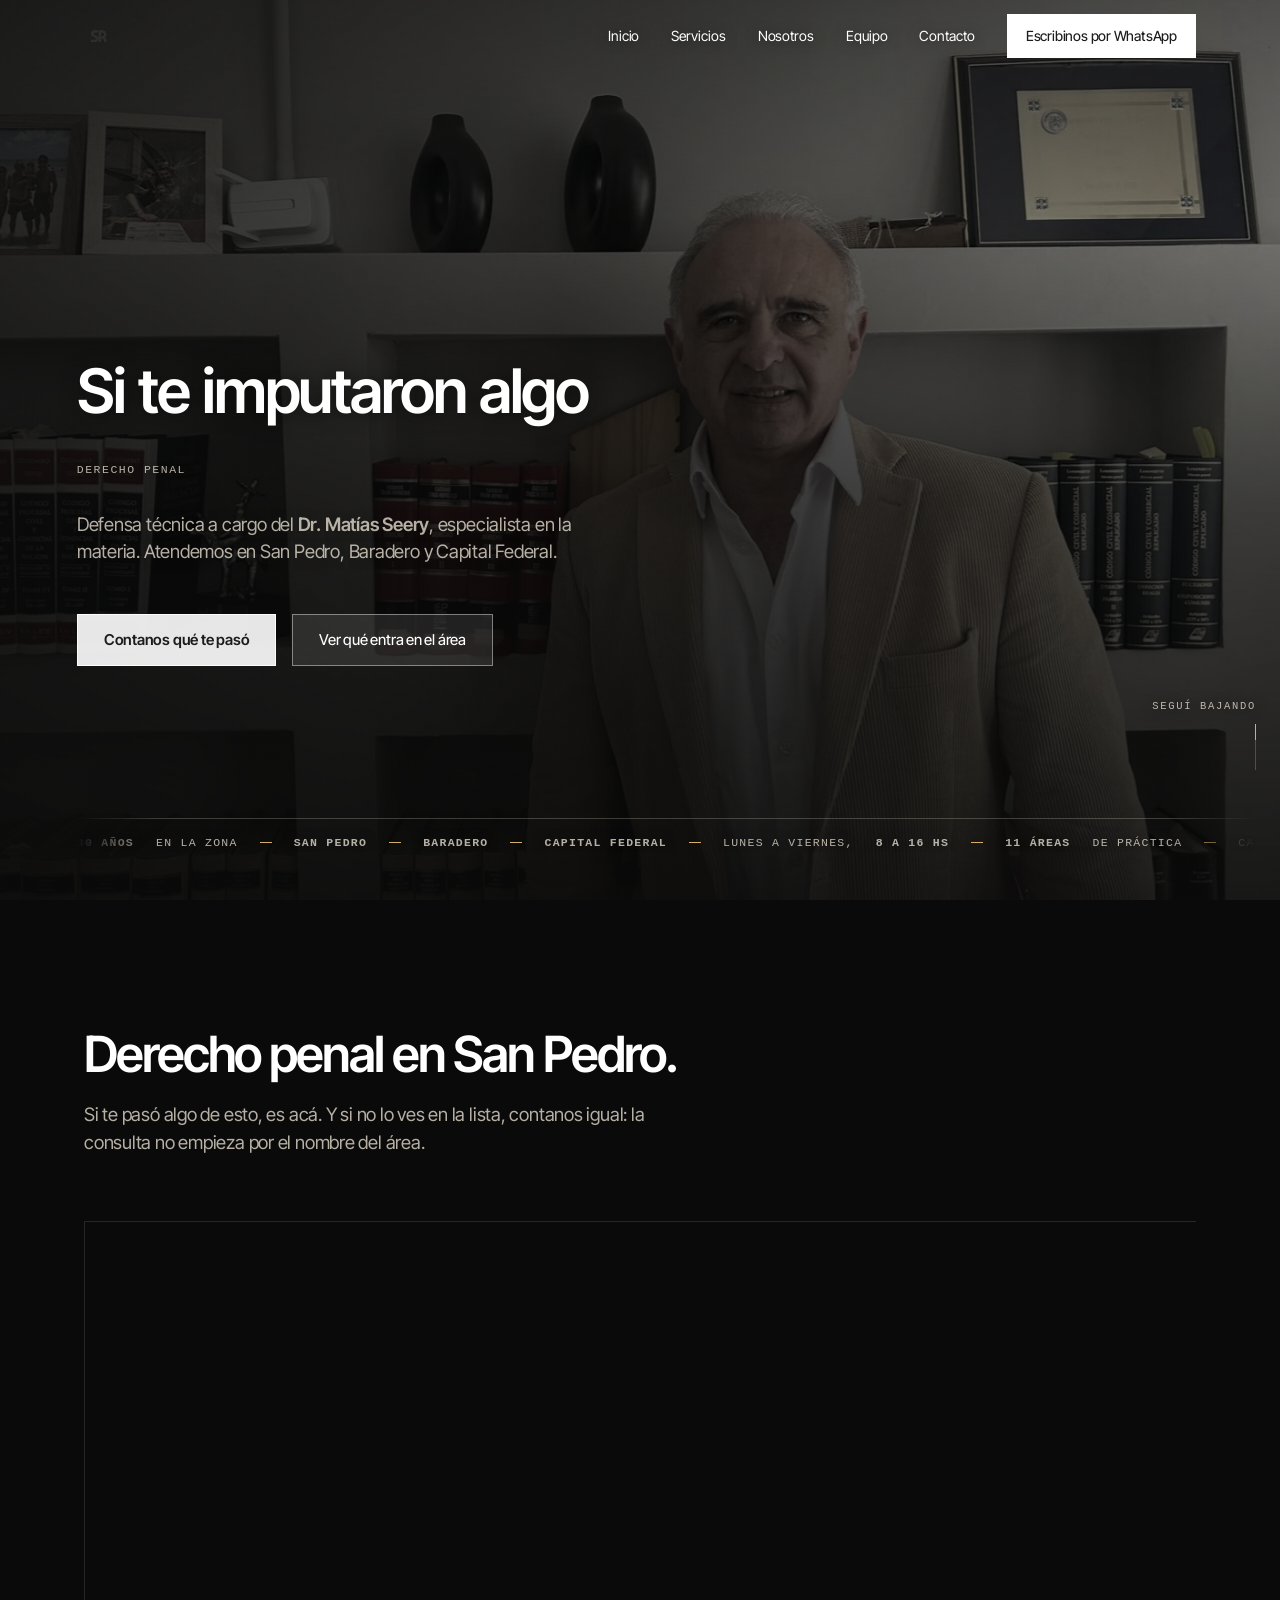
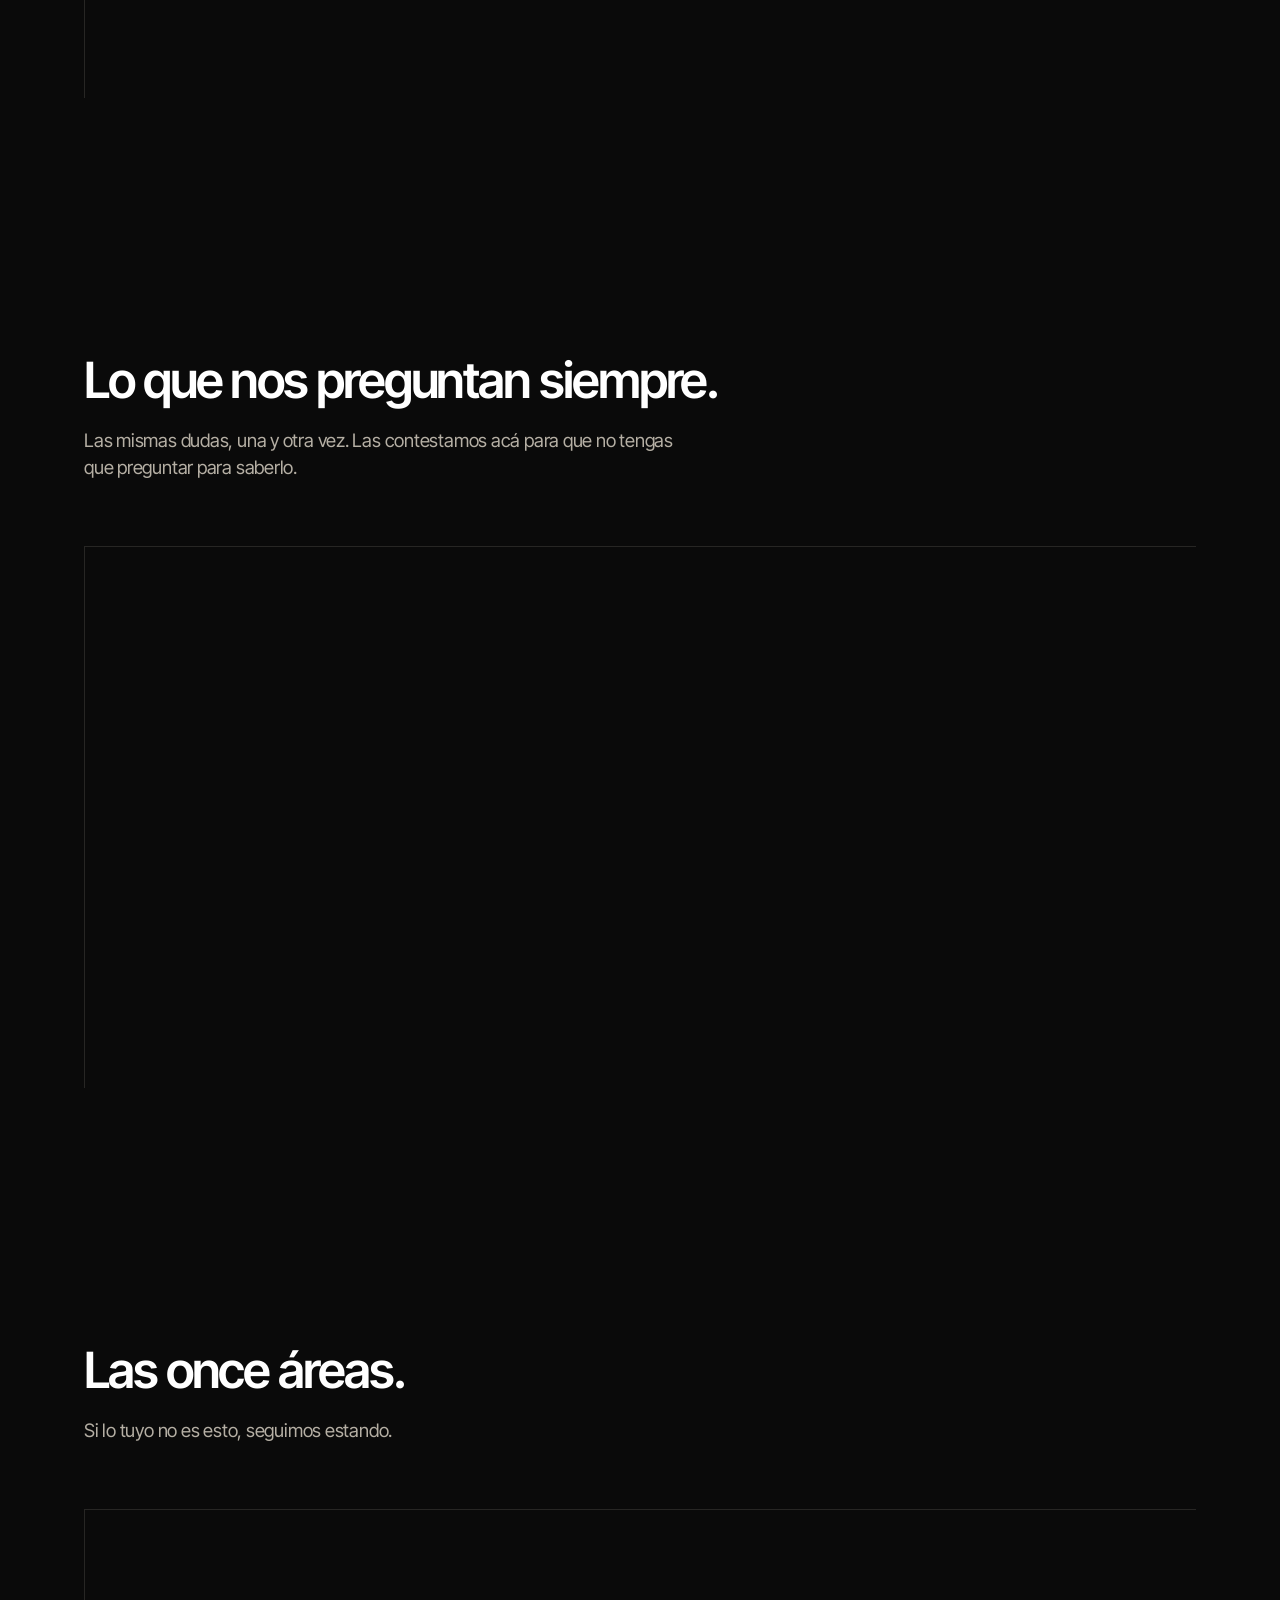
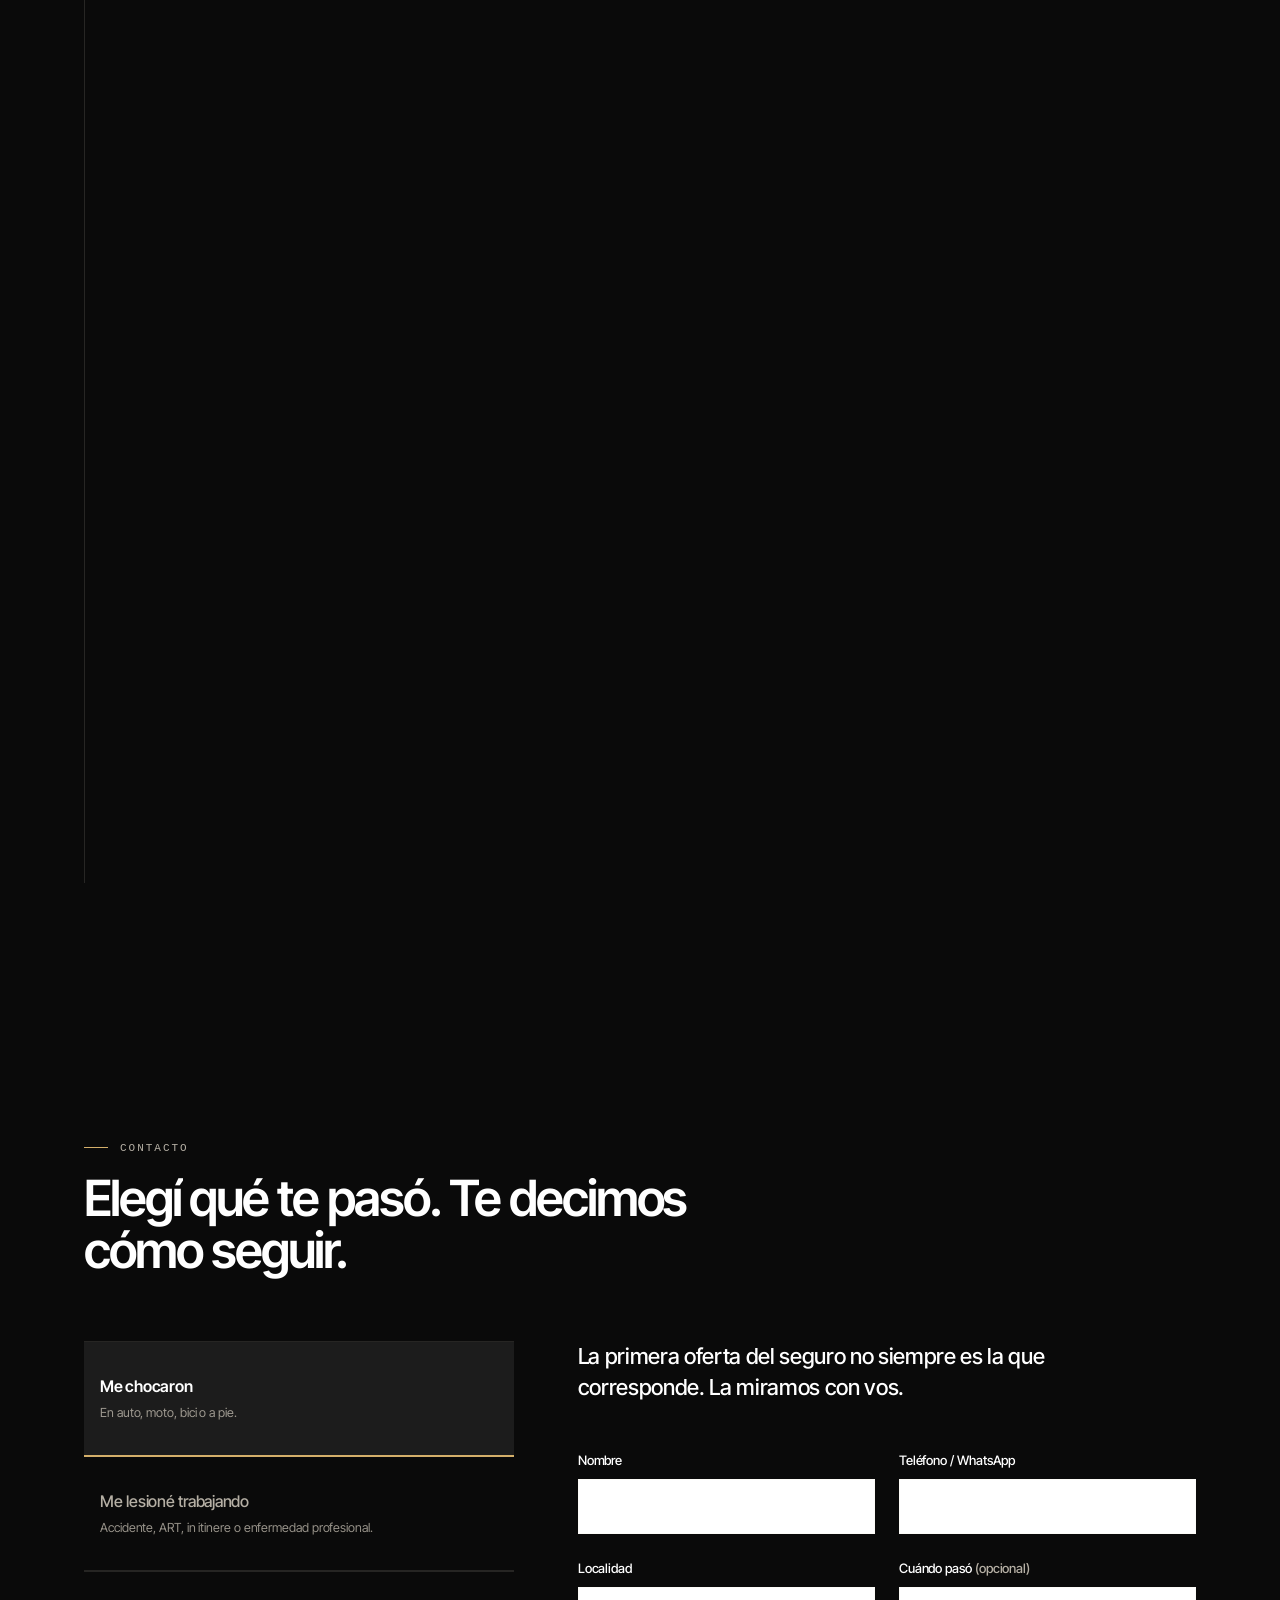
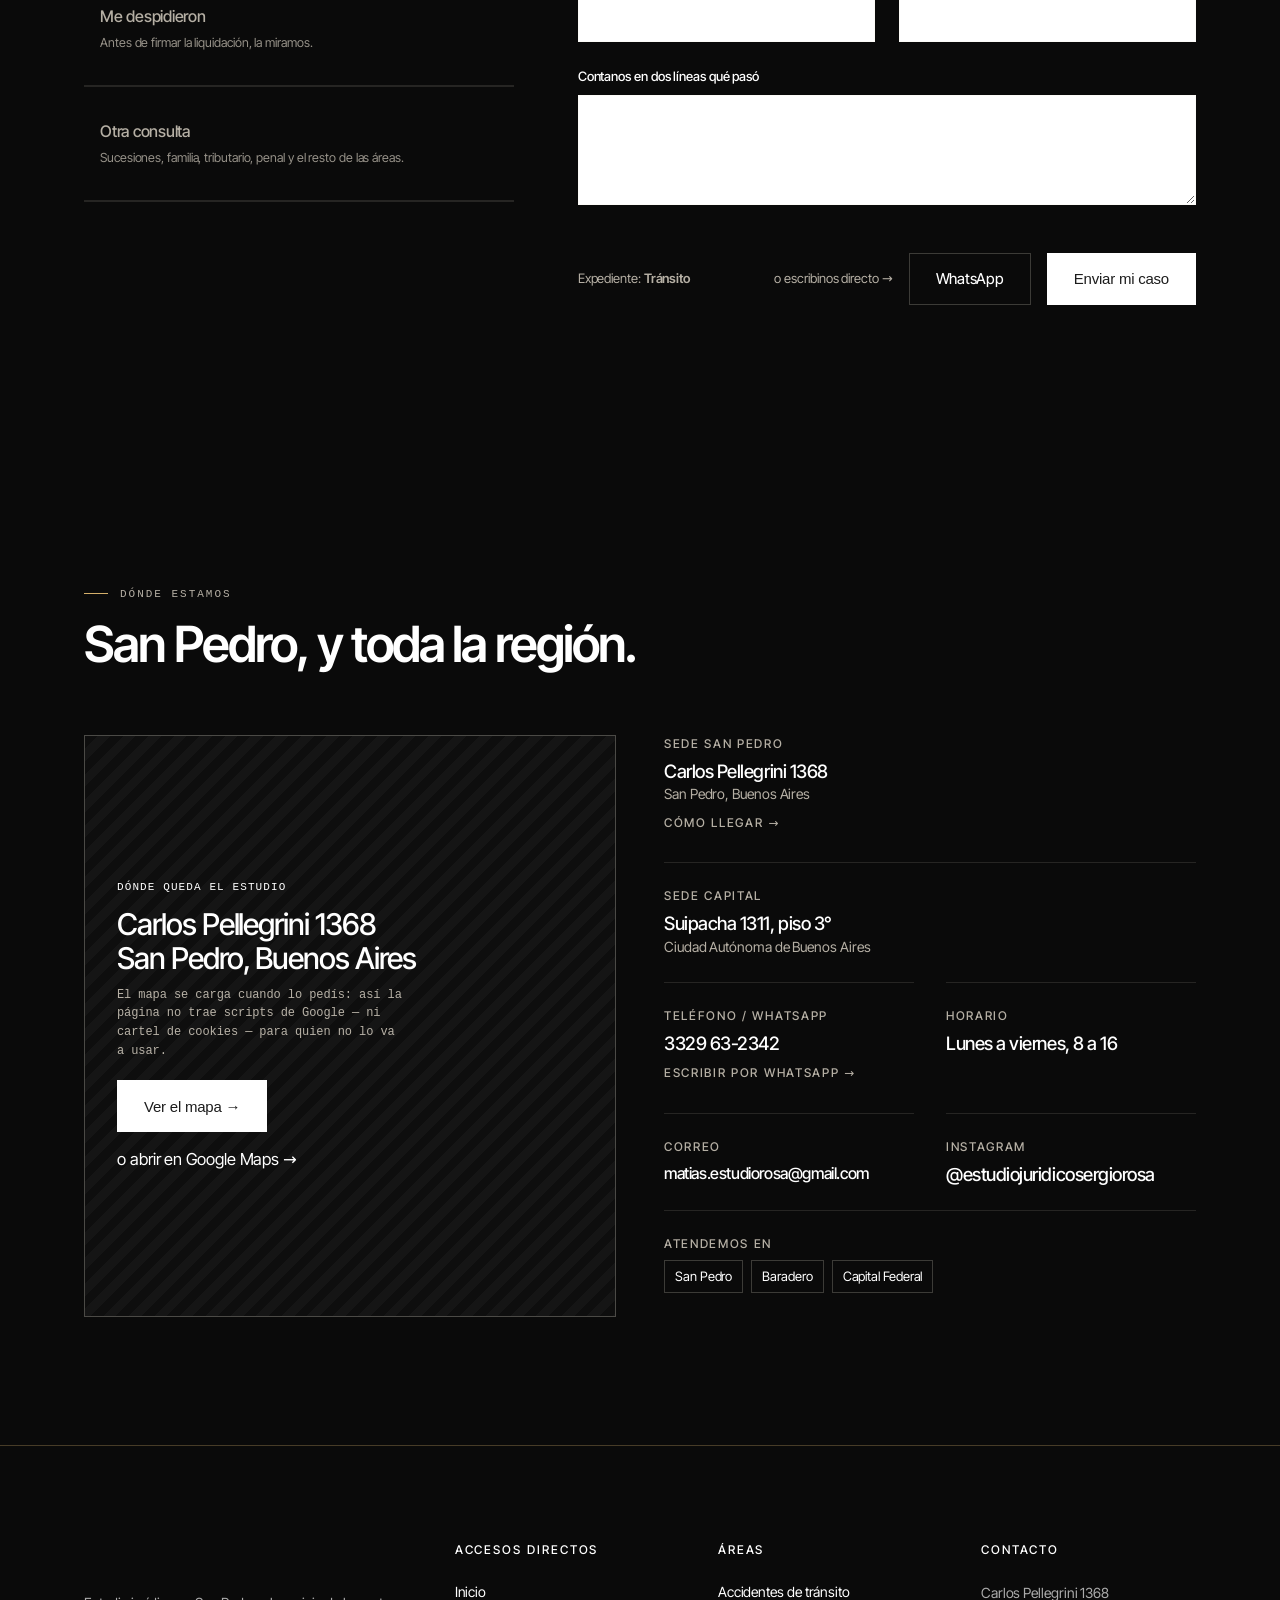
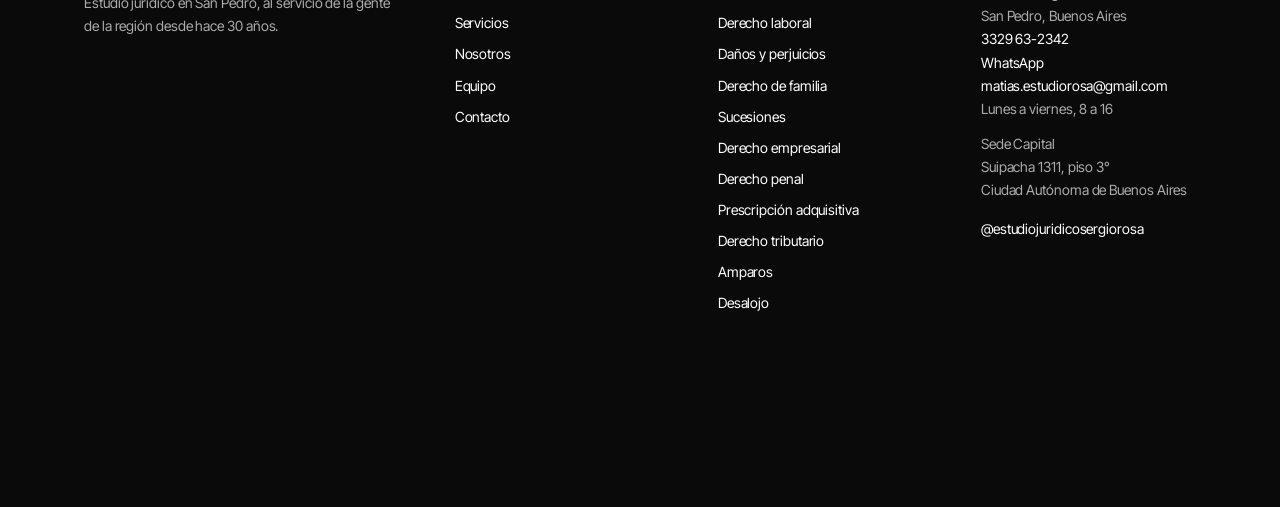
<file: derecho-penal/index.html>
<!DOCTYPE html>
<html lang="es-AR">
<head>
<meta charset="utf-8">
<meta name="viewport" content="width=device-width, initial-scale=1">
<title>Abogado penalista en San Pedro — Sergio Rosa y Asociados</title>
<meta name="description" content="Abogado penalista en San Pedro. Defensa técnica a cargo del Dr. Matías Seery. Si te citaron a declarar, hablá con un abogado antes de ir.">

<!-- Inter e Inter Tight embebidas en base64 desde clientes/sergio-rosa/entregables/
     inter.b64 e intertight.b64 (06-08 y 09-08). Cero CDN, igual que carrusel-base.html
     — BRIEF §A. Subset "latin" de Google Fonts, variable 400-900: cubre español
     (incluye Latin-1 Supplement, o sea tildes, ñ, ¿¡) sin cargar cirílico ni griego. -->


<link rel="stylesheet" href="../assets/estilos.css">
<style>
.pag-area .hero h1{font-size:clamp(34px,4.8vw,64px);line-height:1.05;max-width:18ch}
.pag-area .hero .lead{margin-top:var(--s4)}
</style>
</head>

<body class="sin-js telonando pag-area">

<!-- Barra de lectura. Vacía a propósito: el script le escribe --p en cada
     cuadro. Si el script no corre, queda una hairline invisible de 2px. -->
<b class="lectura" aria-hidden="true"><i></i></b>

<!-- 00 · TELÓN DE APERTURA — ver el bloque 01bis del <style> y telon() en el
     script. Vive fuera de <main> porque no es contenido: es la puerta. Las dos
     piezas van aria-hidden y sin nada enfocable adentro, así que para un lector
     de pantalla la página empieza en el header, como si el telón no existiera.
     La cuenta tampoco se anuncia: es un reloj, no información. -->
<div class="telon" id="telon" aria-hidden="true">
  <b class="telon__hoja"></b>
  <div class="telon__carga"><b class="telon__n" id="telonN">00</b><span class="telon__pc">%</span></div>
  <b class="telon__barra"><i></i></b>
</div>
<!-- El símbolo va SUELTO, hermano del telón y no hijo: es lo único que no sube
     con la hoja — se queda y viaja hasta el logo del header. -->
<div class="telon__sim" id="telonSim" aria-hidden="true"><svg viewBox="0 0 457 400" aria-hidden="true" focusable="false"><g transform="matrix(1,0,0,1,-3923.354078,-158.025554)"><g transform="matrix(0.356776,0,0,0.555556,3448.841753,158.025554)"><g transform="matrix(2.802878,0,0,1.8,1236.584161,35.594531)"><path d="M258.048,99.5C258.078,93.491 257.628,93.314 258.483,92.484C259.584,91.413 307.264,91.829 316.451,92.914C346.125,96.418 371.962,115.927 376.005,146.579C381.258,186.409 351.3,201.871 351.451,203.509C351.551,204.592 377.373,219.098 377.834,258.494C377.932,266.887 378.706,272.646 375.508,272.681C372.946,272.709 349.258,272.97 343.488,272.68C340.162,272.513 341.296,265.444 341.23,260.502C340.918,237.223 325.502,214.862 291.483,221.414C245.831,230.206 252.517,272.878 191.5,272.678C142.924,272.519 142.022,273.547 141.359,271.555C140.894,270.159 141.195,242.054 141.222,239.489C141.257,236.24 143.247,237.23 187.5,237.123C238.66,236.998 238.598,201.641 278.624,188.931C294.86,183.775 333.405,190.224 339.122,164.405C347.506,126.538 299.865,124.809 295.595,126.717C293.698,127.566 294.889,152.628 294.604,177.504C294.561,181.219 289.948,179.3 278.487,182.455C263.169,186.672 257.847,193.965 257.923,189.47C258.05,182.019 258.049,182.032 258.048,99.5Z" style="fill:#FFFFFF"></path><path d="M182.438,93.039C187.383,92.597 206.771,90.863 244.482,91.919C247.77,92.011 246.756,99.046 246.755,106.5C246.752,124.997 247.821,127.551 243.501,127.556C197.184,127.608 179.642,124.742 176.884,140.578C172.396,166.348 208.242,162.283 231.679,180.225C233.549,181.657 235.34,183.229 237.025,184.967C242.688,190.808 246.248,198.343 246.216,199.541C246.134,202.605 211.42,232.283 212.926,224.536C218.326,196.763 179.887,203.649 154.678,180.305C131.675,159.004 131.346,102.297 182.438,93.039Z" style="fill:#FFFFFF"></path><path d="M258.034,264.501C257.982,260.584 257.538,249.121 258.766,247.705C271.79,232.69 287.699,228.707 290.606,227.979C295.001,226.878 294.602,229.029 294.603,233.499C294.609,271.275 294.875,272.562 292.515,272.671C292.154,272.687 260.01,272.682 259.467,272.653C257.344,272.538 258.03,266.775 258.034,264.501Z" style="fill:#FFFFFF"></path></g></g></g></svg></div>

<!-- 01 · HEADER -->
<header class="head" id="inicio">
  <div class="env head__in">
    <a class="marca" href="../index.html" aria-label="Sergio Rosa y Asociados — inicio">
      <svg viewBox="0 0 457 400" aria-hidden="true" focusable="false"><g transform="matrix(1,0,0,1,-3923.354078,-158.025554)"><g transform="matrix(0.356776,0,0,0.555556,3448.841753,158.025554)"><g transform="matrix(2.802878,0,0,1.8,1236.584161,35.594531)"><path d="M258.048,99.5C258.078,93.491 257.628,93.314 258.483,92.484C259.584,91.413 307.264,91.829 316.451,92.914C346.125,96.418 371.962,115.927 376.005,146.579C381.258,186.409 351.3,201.871 351.451,203.509C351.551,204.592 377.373,219.098 377.834,258.494C377.932,266.887 378.706,272.646 375.508,272.681C372.946,272.709 349.258,272.97 343.488,272.68C340.162,272.513 341.296,265.444 341.23,260.502C340.918,237.223 325.502,214.862 291.483,221.414C245.831,230.206 252.517,272.878 191.5,272.678C142.924,272.519 142.022,273.547 141.359,271.555C140.894,270.159 141.195,242.054 141.222,239.489C141.257,236.24 143.247,237.23 187.5,237.123C238.66,236.998 238.598,201.641 278.624,188.931C294.86,183.775 333.405,190.224 339.122,164.405C347.506,126.538 299.865,124.809 295.595,126.717C293.698,127.566 294.889,152.628 294.604,177.504C294.561,181.219 289.948,179.3 278.487,182.455C263.169,186.672 257.847,193.965 257.923,189.47C258.05,182.019 258.049,182.032 258.048,99.5Z" style="fill:#1C1C1C"></path><path d="M182.438,93.039C187.383,92.597 206.771,90.863 244.482,91.919C247.77,92.011 246.756,99.046 246.755,106.5C246.752,124.997 247.821,127.551 243.501,127.556C197.184,127.608 179.642,124.742 176.884,140.578C172.396,166.348 208.242,162.283 231.679,180.225C233.549,181.657 235.34,183.229 237.025,184.967C242.688,190.808 246.248,198.343 246.216,199.541C246.134,202.605 211.42,232.283 212.926,224.536C218.326,196.763 179.887,203.649 154.678,180.305C131.675,159.004 131.346,102.297 182.438,93.039Z" style="fill:#1C1C1C"></path><path d="M258.034,264.501C257.982,260.584 257.538,249.121 258.766,247.705C271.79,232.69 287.699,228.707 290.606,227.979C295.001,226.878 294.602,229.029 294.603,233.499C294.609,271.275 294.875,272.562 292.515,272.671C292.154,272.687 260.01,272.682 259.467,272.653C257.344,272.538 258.03,266.775 258.034,264.501Z" style="fill:#1C1C1C"></path></g></g></g></svg>
      <span class="marca__txt"><b>Sergio Rosa y Asociados</b><span>Estudio Jurídico</span></span>
    </a>
    <nav class="nav" aria-label="Principal">
      <a href="../index.html"><span class="barre">Inicio</span></a>
      <a href="../index.html#servicios"><span class="barre">Servicios</span></a>
      <a href="../index.html#nosotros"><span class="barre">Nosotros</span></a>
      <a href="../index.html#equipo"><span class="barre">Equipo</span></a>
      <a href="#contacto"><span class="barre">Contacto</span></a>
    </nav>
    <button class="head__menu" id="abrir" aria-label="Abrir menú" aria-expanded="false"><b></b><b></b><b></b></button>
    <a class="btn" href="https://wa.me/5493329632342?text=Hola%20Sergio%2C%20c%C3%B3mo%20est%C3%A1s%3F%20Necesito%20ayuda%20con%20mi%20situaci%C3%B3n%2C%20en%20el%20pr%C3%B3ximo%20mensaje%20te%20cuento%20m%C3%A1s." target="_blank" rel="noopener" aria-label="Escribinos por WhatsApp">
      <svg class="btn__ic" viewBox="0 0 24 24" aria-hidden="true" focusable="false"><path d="M12 2C6.48 2 2 6.48 2 12c0 1.85.5 3.58 1.36 5.07L2 22l5.05-1.33A9.94 9.94 0 0 0 12 22c5.52 0 10-4.48 10-10S17.52 2 12 2zm0 18.15c-1.6 0-3.1-.44-4.38-1.2l-.31-.19-3.05.8.81-2.97-.2-.31A8.15 8.15 0 1 1 20.15 12 8.16 8.16 0 0 1 12 20.15zm4.52-6.1c-.25-.12-1.47-.72-1.7-.81-.23-.08-.39-.12-.56.12-.17.25-.64.81-.78.97-.14.17-.29.19-.54.06-.25-.12-1.04-.38-1.99-1.22-.74-.65-1.23-1.46-1.38-1.71-.14-.25-.02-.38.11-.51.11-.11.25-.29.37-.43.12-.14.16-.25.25-.41.08-.17.04-.31-.02-.43-.06-.12-.56-1.35-.77-1.85-.2-.48-.41-.42-.56-.43h-.48c-.17 0-.43.06-.66.31-.23.25-.86.84-.86 2.04 0 1.2.88 2.37 1 2.53.12.17 1.73 2.64 4.2 3.7.59.25 1.05.4 1.41.51.59.19 1.13.16 1.56.1.48-.07 1.47-.6 1.68-1.18.21-.58.21-1.08.14-1.18-.06-.11-.23-.17-.48-.29z"/></svg>
      <span class="btn__txt">Escribinos por WhatsApp</span>
    </a>
  </div>
</header>

<div class="panel" id="panel" aria-hidden="true">
  <button id="cerrar" aria-label="Cerrar menú">✕</button>
  <a href="../index.html">Inicio</a>
  <a href="../index.html#servicios">Servicios</a>
  <a href="../index.html#nosotros">Nosotros</a>
  <a href="../index.html#equipo">Equipo</a>
  <a href="#contacto">Contacto</a>
</div>

<main>
<section class="hero sec--dark">
    <div class="hero__foto"><img src="../assets/img/sergio-rosa-abogado-san-pedro.webp" fetchpriority="high" alt="Dr. Sergio Rosa" width="1600" height="1067"></div>
    <div class="env">
      <h1 data-anim data-no-split>Si te imputaron algo</h1>

      <!-- Doce situaciones, una por área de práctica. El ORDEN es el del
           bloque 04 de acá abajo: volumen real de consulta, tránsito y
           laboral primero. La palabra frena el scroll; el área evita que
           "negaron" o "intimaron" queden colgadas sin sujeto. -->
      <div class="hero__meta" aria-hidden="true" data-anim>
        <b class="hero__prog"></b>
        <span class="hero__area"><span class="hero__areavia"><span>Derecho penal</span></span></span>
      </div>

      <!-- La bajada del hero dice, desde el 18-08 y a pedido del cliente, lo que
           el estudio considera lo más importante de todo: qué hace con lo que le
           traés. Reemplaza a la de trayectoria + honorarios.
           Los dos <strong> no cambian de color: cambian de peso, 400 → 600.
           ⚠️ Lo que se fue con la bajada vieja: "recién entonces hablamos de
           honorarios", que era el reemplazo aprobado del §D-1 de "gratis". Los
           treinta años y las tres ciudades NO se perdieron — siguen en la cinta
           de acá abajo, en nosotros, en equipo y en el pie. La página vuelve a
           no decir en ninguna parte cómo se cobra. -->
      <p class="lead" data-anim>Defensa técnica a cargo del <strong>Dr. Matías Seery</strong>, especialista en la materia. Atendemos en San Pedro, Baradero y Capital Federal.</p>

      <div class="hero__cta" data-anim>
        <a class="btn" href="https://wa.me/5493329632342?text=Hola%20Sergio%2C%20c%C3%B3mo%20est%C3%A1s%3F%20Necesito%20ayuda%20con%20mi%20situaci%C3%B3n%2C%20en%20el%20pr%C3%B3ximo%20mensaje%20te%20cuento%20m%C3%A1s." target="_blank" rel="noopener">Contanos qué te pasó</a>
        <a class="btn btn--gh" href="#situaciones">Ver qué entra en el área</a>
      </div>

      <a class="hero__baja" href="#situaciones" data-anim>
        <span class="hero__bajaT">Seguí bajando</span>
        <b class="hero__bajaL" aria-hidden="true"></b>
      </a>

      <!-- 03 · CONTADOR — pasó de tres fichas con count-up a esta cinta.
           Mismos datos (§1 del BRIEF), aria-hidden porque los mismos números
           están en texto accesible en nosotros, equipo, contacto y pie. -->
      <div class="hero__cinta" aria-hidden="true" data-anim>
        <div class="hero__pista">
          <div class="hero__set"><span class="hero__dato"><b>30 años</b> en la zona</span><span class="hero__dato"><b>San Pedro</b></span><span class="hero__dato"><b>Baradero</b></span><span class="hero__dato"><b>Capital Federal</b></span><span class="hero__dato">Lunes a viernes, <b>8 a 16 hs</b></span><span class="hero__dato"><b>11 áreas</b> de práctica</span><span class="hero__dato">Carlos Pellegrini <b>1368</b></span><span class="hero__dato">Suipacha <b>1311</b>, CABA</span></div>
          <div class="hero__set"><span class="hero__dato"><b>30 años</b> en la zona</span><span class="hero__dato"><b>San Pedro</b></span><span class="hero__dato"><b>Baradero</b></span><span class="hero__dato"><b>Capital Federal</b></span><span class="hero__dato">Lunes a viernes, <b>8 a 16 hs</b></span><span class="hero__dato"><b>11 áreas</b> de práctica</span><span class="hero__dato">Carlos Pellegrini <b>1368</b></span><span class="hero__dato">Suipacha <b>1311</b>, CABA</span></div>
        </div>
      </div>
    </div>
  </section>

  <section class="sec sec--dark" id="situaciones">
    <div class="env">
      <h2 data-anim style="margin:0 0 20px;max-width:22ch">Derecho penal en San Pedro.</h2>
      <p class="lead" data-anim>Si te pasó algo de esto, es acá. Y si no lo ves en la lista, contanos igual: la consulta no empieza por el nombre del área.</p>
      <div class="srv srvN">
          <a class="srv__c" href="#contacto" data-motivo="otra" data-anim="cortina">
            <div class="srv__b">
              <span class="srv__n">01</span>
              <h3>Te citaron a declarar</h3>
              <p>Antes de ir, hablá con un abogado. Es lo más importante de toda esta lista.</p>
            </div>
            <span class="srv__mas">Consultá por esto <i>→</i></span>
          </a>
          <a class="srv__c" href="#contacto" data-motivo="otra" data-anim="cortina">
            <div class="srv__b">
              <span class="srv__n">02</span>
              <h3>Detención</h3>
              <p>Asistencia inmediata a la persona detenida y a la familia.</p>
            </div>
            <span class="srv__mas">Consultá por esto <i>→</i></span>
          </a>
          <a class="srv__c" href="#contacto" data-motivo="otra" data-anim="cortina">
            <div class="srv__b">
              <span class="srv__n">03</span>
              <h3>Te denunciaron</h3>
              <p>Te enteraste de que hay una denuncia en tu contra.</p>
            </div>
            <span class="srv__mas">Consultá por esto <i>→</i></span>
          </a>
          <a class="srv__c" href="#contacto" data-motivo="otra" data-anim="cortina">
            <div class="srv__b">
              <span class="srv__n">04</span>
              <h3>Sos la víctima</h3>
              <p>Querella y acompañamiento a quien sufrió el delito.</p>
            </div>
            <span class="srv__mas">Consultá por esto <i>→</i></span>
          </a>
          <a class="srv__c" href="#contacto" data-motivo="otra" data-anim="cortina">
            <div class="srv__b">
              <span class="srv__n">05</span>
              <h3>Delitos culposos</h3>
              <p>Los que salen de un accidente, sin intención de dañar.</p>
            </div>
            <span class="srv__mas">Consultá por esto <i>→</i></span>
          </a>
          <a class="srv__c" href="#contacto" data-motivo="otra" data-anim="cortina">
            <div class="srv__b">
              <span class="srv__n">06</span>
              <h3>Excarcelación y medidas</h3>
              <p>Los pedidos que se hacen mientras la causa avanza.</p>
            </div>
            <span class="srv__mas">Consultá por esto <i>→</i></span>
          </a>
        </div>
    </div>
  </section>


  <section class="sec sec--dark" id="preguntas">
    <div class="env">
      <h2 data-anim style="margin:0 0 20px;max-width:22ch">Lo que nos preguntan siempre.</h2>
      <p class="lead" data-anim>Las mismas dudas, una y otra vez. Las contestamos acá para que no tengas que preguntar para saberlo.</p>
      <div class="srv srvN">
          <a class="srv__c" href="#contacto" data-motivo="otra" data-anim="cortina">
            <div class="srv__b">
              <span class="srv__n">01</span>
              <h3>Me citaron a declarar, ¿voy solo?</h3>
              <p>No. Antes de declarar conviene hablar con un abogado, aunque estés convencido de que no hiciste nada. Lo que se dice en esa declaración queda.</p>
            </div>
            <span class="srv__mas">Contanos tu caso <i>→</i></span>
          </a>
          <a class="srv__c" href="#contacto" data-motivo="otra" data-anim="cortina">
            <div class="srv__b">
              <span class="srv__n">02</span>
              <h3>¿Puedo tener abogado desde el primer momento?</h3>
              <p>Sí, y es un derecho. No hay que esperar a ninguna instancia para tenerlo.</p>
            </div>
            <span class="srv__mas">Contanos tu caso <i>→</i></span>
          </a>
          <a class="srv__c" href="#contacto" data-motivo="otra" data-anim="cortina">
            <div class="srv__b">
              <span class="srv__n">03</span>
              <h3>Detuvieron a un familiar</h3>
              <p>Llamá cuanto antes. Las primeras horas son las que más se pueden trabajar.</p>
            </div>
            <span class="srv__mas">Contanos tu caso <i>→</i></span>
          </a>
          <a class="srv__c" href="#contacto" data-motivo="otra" data-anim="cortina">
            <div class="srv__b">
              <span class="srv__n">04</span>
              <h3>Me denunciaron y no me llegó nada</h3>
              <p>Se puede averiguar si existe una causa y en qué estado está. Es de lo primero que hacemos.</p>
            </div>
            <span class="srv__mas">Contanos tu caso <i>→</i></span>
          </a>
          <a class="srv__c" href="#contacto" data-motivo="otra" data-anim="cortina">
            <div class="srv__b">
              <span class="srv__n">05</span>
              <h3>Fui víctima, ¿puedo hacer algo más que denunciar?</h3>
              <p>Sí. Se puede participar activamente en la causa como querellante, en vez de esperar a que avance sola.</p>
            </div>
            <span class="srv__mas">Contanos tu caso <i>→</i></span>
          </a>
          <a class="srv__c" href="#contacto" data-motivo="otra" data-anim="cortina">
            <div class="srv__b">
              <span class="srv__n">06</span>
              <h3>¿Llevan causas de accidentes de tránsito?</h3>
              <p>Sí. Un choque con lesionados suele tener una causa penal y un reclamo civil a la vez, y el estudio lleva las dos.</p>
            </div>
            <span class="srv__mas">Contanos tu caso <i>→</i></span>
          </a>
        </div>
    </div>
  </section>


  <section class="sec sec--dark" id="otras">
    <div class="env">
      <h2 data-anim style="margin:0 0 20px;max-width:22ch">Las once áreas.</h2>
      <p class="lead" data-anim>Si lo tuyo no es esto, seguimos estando.</p>
      <div class="srv srvN">
          <a class="srv__c" href="../accidentes-de-transito/index.html" data-anim="cortina">
            <div class="srv__b">
              <span class="srv__n">01</span>
              <h3>Accidentes de tránsito</h3>
              <p>Autos, motos, peatones, bicis. Antes de aceptar la oferta de la aseguradora, dejanos revisarla.</p>
            </div>
            <span class="srv__mas">Conocé más <i>→</i></span>
          </a>
          <a class="srv__c" href="../derecho-laboral/index.html" data-anim="cortina">
            <div class="srv__b">
              <span class="srv__n">02</span>
              <h3>Derecho laboral</h3>
              <p>Despidos, accidentes de trabajo, enfermedades profesionales. Revisamos el alta o la liquidación antes de que firmes.</p>
            </div>
            <span class="srv__mas">Conocé más <i>→</i></span>
          </a>
          <a class="srv__c" href="../danos-y-perjuicios/index.html" data-anim="cortina">
            <div class="srv__b">
              <span class="srv__n">03</span>
              <h3>Daños y perjuicios</h3>
              <p>Reclamos y reparación cuando otro te causó un daño, dentro o fuera del tránsito.</p>
            </div>
            <span class="srv__mas">Conocé más <i>→</i></span>
          </a>
          <a class="srv__c" href="../derecho-de-familia/index.html" data-anim="cortina">
            <div class="srv__b">
              <span class="srv__n">04</span>
              <h3>Derecho de familia</h3>
              <p>Alimentos, cuidado personal, divorcio, filiación. Te acompañamos en cada etapa del trámite.</p>
            </div>
            <span class="srv__mas">Conocé más <i>→</i></span>
          </a>
          <a class="srv__c" href="../sucesiones/index.html" data-anim="cortina">
            <div class="srv__b">
              <span class="srv__n">05</span>
              <h3>Sucesiones</h3>
              <p>Herencias y particiones, resueltas con el mismo criterio y la misma cercanía de siempre.</p>
            </div>
            <span class="srv__mas">Conocé más <i>→</i></span>
          </a>
          <a class="srv__c" href="../derecho-empresarial/index.html" data-anim="cortina">
            <div class="srv__b">
              <span class="srv__n">06</span>
              <h3>Derecho empresarial</h3>
              <p>Asesoramiento a pymes de la región en la creación y estructura de su empresa.</p>
            </div>
            <span class="srv__mas">Conocé más <i>→</i></span>
          </a>
          <a class="srv__c" href="#situaciones" data-anim="cortina">
            <div class="srv__b">
              <span class="srv__n">07</span>
              <h3>Derecho penal</h3>
              <p>Defensa técnica a cargo del Dr. Matías Seery, especialista en la materia.</p>
            </div>
            <span class="srv__mas">Estás en esta área <i>→</i></span>
          </a>
          <a class="srv__c" href="../prescripcion-adquisitiva/index.html" data-anim="cortina">
            <div class="srv__b">
              <span class="srv__n">08</span>
              <h3>Prescripción adquisitiva</h3>
              <p>Usucapión de inmuebles, con el proceso explicado paso a paso.</p>
            </div>
            <span class="srv__mas">Conocé más <i>→</i></span>
          </a>
          <a class="srv__c" href="../derecho-tributario/index.html" data-anim="cortina">
            <div class="srv__b">
              <span class="srv__n">09</span>
              <h3>Derecho tributario</h3>
              <p>Defensa ante ARCA (ex AFIP) y ante el Tribunal Fiscal, a cargo del Dr. Sergio H Rosa.</p>
            </div>
            <span class="srv__mas">Conocé más <i>→</i></span>
          </a>
          <a class="srv__c" href="../amparos/index.html" data-anim="cortina">
            <div class="srv__b">
              <span class="srv__n">10</span>
              <h3>Amparos</h3>
              <p>Reclamos urgentes cuando un derecho está siendo vulnerado y no hay tiempo para el trámite ordinario.</p>
            </div>
            <span class="srv__mas">Conocé más <i>→</i></span>
          </a>
          <a class="srv__c" href="../desalojo/index.html" data-anim="cortina">
            <div class="srv__b">
              <span class="srv__n">11</span>
              <h3>Desalojo</h3>
              <p>Procesos de desalojo, ya sea que necesites recuperar tu inmueble o que te lo estén reclamando a vos.</p>
            </div>
            <span class="srv__mas">Conocé más <i>→</i></span>
          </a>
          <a class="srv__c srv__c--cta" href="#contacto" data-motivo="otra" data-anim="cortina">
            <div class="srv__b">
              <span class="srv__n">12</span>
              <h3>¿Lo tuyo no está en la lista?</h3>
              <p>Contanos igual qué te pasó. Son once áreas, pero la consulta no empieza por el nombre del área.</p>
            </div>
            <span class="srv__mas">Contanos tu caso <i>→</i></span>
          </a>
        </div>
    </div>
  </section>

<section class="sec sec--dark" id="contacto">
    <div class="env">
      <p class="kick" data-anim>Contacto</p>
      <h2 data-anim style="margin:16px 0 20px;max-width:20ch">Elegí qué te pasó. Te decimos cómo seguir.</h2>

      <!-- DESTINO: matias.estudiorosa@gmail.com. Sin servidor, el envío arma el mail con los datos
           del formulario y lo abre en el cliente de correo de la persona. Es el
           único destino posible en un archivo que abre con doble clic; si más
           adelante hay un servicio de formularios, se cambia sólo el submit. -->
      <!-- El movimiento pasó del <form> entero a sus dos mitades (12-08): las
           pestañas entran desde la izquierda y el panel desde la derecha, y el
           bloque se abre como una carpeta. Va en .leg__rail y no en .leg__col
           porque la columna es sticky y no se le cuelga un filtro encima. -->
      <form class="leg" id="form" novalidate>
        <div class="leg__col">
          <!-- Patrón ARIA de pestañas completo (14-08): cada tab con id para que
               el panel lo pueda nombrar, y un solo tabindex=0 en la seleccionada
               —el resto en -1— porque declarar role="tablist" es un contrato:
               quien usa lector de pantalla espera moverse con las flechas y que
               el grupo entero ocupe una sola parada de tabulación. Las flechas
               las cablea el <script> del final. -->
          <div class="leg__rail" role="tablist" aria-label="Qué te pasó" id="rail" data-anim="izq">
            <button class="leg__tab" role="tab" id="tab-choque" aria-selected="true" aria-controls="panel-contacto" tabindex="0" data-motivo="choque" type="button">
              <span>Me chocaron</span><i>En auto, moto, bici o a pie.</i>
            </button>
            <button class="leg__tab" role="tab" id="tab-trabajo" aria-selected="false" aria-controls="panel-contacto" tabindex="-1" data-motivo="trabajo" type="button">
              <span>Me lesioné trabajando</span><i>Accidente, ART, in itinere o enfermedad profesional.</i>
            </button>
            <button class="leg__tab" role="tab" id="tab-despido" aria-selected="false" aria-controls="panel-contacto" tabindex="-1" data-motivo="despido" type="button">
              <span>Me despidieron</span><i>Antes de firmar la liquidación, la miramos.</i>
            </button>
            <button class="leg__tab" role="tab" id="tab-otra" aria-selected="false" aria-controls="panel-contacto" tabindex="-1" data-motivo="otra" type="button">
              <span>Otra consulta</span><i>Sucesiones, familia, tributario, penal y el resto de las áreas.</i>
            </button>
          </div>
        </div>

        <div class="leg__panel" role="tabpanel" id="panel-contacto" aria-labelledby="tab-choque" data-anim="der">
          <p class="leg__voz" id="voz">La primera oferta del seguro no siempre es la que corresponde. La miramos con vos.</p>

          <!-- Nada de subir documentación, fotos del accidente ni datos del
               expediente: son datos sensibles y el formulario no es el lugar. -->
          <div class="campos" style="margin-top:var(--s5)">
            <div class="campo">
              <label for="nombre">Nombre</label>
              <input id="nombre" name="nombre" type="text" autocomplete="name" required>
            </div>
            <div class="campo">
              <label for="tel">Teléfono / WhatsApp</label>
              <input id="tel" name="tel" type="tel" inputmode="tel" autocomplete="tel" required>
            </div>
            <div class="campo">
              <label for="loc">Localidad</label>
              <input id="loc" name="localidad" type="text" autocomplete="address-level2">
            </div>
            <div class="campo">
              <label for="cuando">Cuándo pasó <i>(opcional)</i></label>
              <input id="cuando" name="cuando" type="text">
            </div>
            <div class="campo campo--full">
              <label for="detalle">Contanos en dos líneas qué pasó</label>
              <textarea id="detalle" name="detalle"></textarea>
            </div>
          </div>

          <div class="form__pie">
            <span class="form__nota" style="margin:0">Expediente: <b class="leg__tag" id="voz-tag">Tránsito</b></span>
            <div class="form__der">
              <span class="form__o">o escribinos directo →</span>
              <a class="btn btn--gh" href="https://wa.me/5493329632342?text=Hola%20Sergio%2C%20c%C3%B3mo%20est%C3%A1s%3F%20Necesito%20ayuda%20con%20mi%20situaci%C3%B3n%2C%20en%20el%20pr%C3%B3ximo%20mensaje%20te%20cuento%20m%C3%A1s." target="_blank" rel="noopener">WhatsApp</a>
              <button class="btn form__env" type="submit">Enviar mi caso</button>
            </div>
          </div>
          <p class="form__nota" id="aviso" role="status"></p>
        </div>

        <input type="hidden" name="motivo" id="motivo-real" value="choque">
      </form>

      <!-- Reemplaza al formulario en el mismo lugar, sin que la página salte.
           El texto es el decidido en el BRIEF: pregunta que desafía arriba,
           "Caso aceptado." abajo. -->
      <div class="listo oculto" id="listo" role="status">
        <p class="paso__t" style="margin:0">Confirmación</p>
        <h3>Caso aceptado.</h3>
        <p>Te escribimos por WhatsApp para contarte si hay caso. Atendemos de lunes a viernes, de 8 a 16.</p>
        <p class="hueco__d" style="margin-top:20px">Se abre tu correo con la consulta armada. Si no se abrió, escribinos a <a href="mailto:matias.estudiorosa@gmail.com">matias.estudiorosa@gmail.com</a> o llamá al <a href="tel:+543329632342">3329 63-2342</a>.</p>
      </div>
    </div>
  </section>
<section class="sec sec--dark" id="donde">
    <div class="env">
      <p class="kick" data-anim>Dónde estamos</p>
      <h2 data-anim style="margin-top:16px;max-width:20ch">San Pedro, y toda la región.</h2>
      <div class="mapa-grid">
        <!-- El embed de Google carga scripts y arrastra cartel de cookies.
             Va una imagen del mapa embebida en el archivo, con link a Google Maps:
             cero scripts, cero cartel, un clic más. -->
        <div class="mapa" id="mapa" data-anim="izq">
          <div class="mapa__pre">
            <p class="hueco__t">Dónde queda el estudio</p>
            <h3>Carlos Pellegrini 1368<br>San Pedro, Buenos Aires</h3>
            <p class="hueco__d" style="max-width:40ch">El mapa se carga cuando lo pedís: así la página no trae scripts de Google — ni cartel de cookies — para quien no lo va a usar.</p>
            <button class="btn" type="button" id="mapa-load">Ver el mapa →</button>
            <p style="margin-top:4px"><a href="https://maps.app.goo.gl/MZXgna2a5sL994fv5" target="_blank" rel="noopener"><span class="barre">o abrir en Google Maps →</span></a></p>
          </div>
        </div>
        <div class="ficha" data-anim="der">
          <div class="f-full"><span>Sede San Pedro</span><h3>Carlos Pellegrini 1368</h3><p>San Pedro, Buenos Aires</p>
            <p style="margin-top:8px"><a href="https://maps.app.goo.gl/MZXgna2a5sL994fv5" target="_blank" rel="noopener"><span class="barre">Cómo llegar →</span></a></p></div>
          <div class="f-full"><span>Sede Capital</span><h3>Suipacha 1311, piso 3°</h3><p>Ciudad Autónoma de Buenos Aires</p></div>
          <div><span>Teléfono / WhatsApp</span><h3><a href="tel:+543329632342">3329 63-2342</a></h3>
            <p style="margin-top:8px"><a href="https://wa.me/5493329632342?text=Hola%20Sergio%2C%20c%C3%B3mo%20est%C3%A1s%3F%20Necesito%20ayuda%20con%20mi%20situaci%C3%B3n%2C%20en%20el%20pr%C3%B3ximo%20mensaje%20te%20cuento%20m%C3%A1s." target="_blank" rel="noopener"><span class="barre">Escribir por WhatsApp →</span></a></p></div>
          <div><span>Horario</span><h3>Lunes a viernes, 8 a 16</h3></div>
          <div><span>Correo</span><h3 style="font-size:16px"><a href="mailto:matias.estudiorosa@gmail.com">matias.estudiorosa@gmail.com</a></h3></div>
          <!-- Handle cerrado el 2026-08-07: @estudiojuridicosergiorosa.
               Se cambió antes de que la cuenta tuviera volumen — con un solo post
               publicado era el momento más barato y no vuelve. -->
          <div><span>Instagram</span><h3><a href="https://instagram.com/estudiojuridicosergiorosa" target="_blank" rel="noopener">@estudiojuridicosergiorosa</a></h3></div>
          <div class="f-full"><span>Atendemos en</span>
            <div class="pills"><i>San Pedro</i><i>Baradero</i><i>Capital Federal</i></div></div>
        </div>
      </div>
    </div>
  </section>
</main>

<!-- 10 · FOOTER -->
<footer class="foot">
  <div class="env">
    <div class="foot__grid">
      <div data-anim>
        <a class="marca" href="#inicio">
          <svg viewBox="0 0 457 400" aria-hidden="true" focusable="false"><g transform="matrix(1,0,0,1,-3923.354078,-158.025554)"><g transform="matrix(0.356776,0,0,0.555556,3448.841753,158.025554)"><g transform="matrix(2.802878,0,0,1.8,1236.584161,35.594531)"><path d="M258.048,99.5C258.078,93.491 257.628,93.314 258.483,92.484C259.584,91.413 307.264,91.829 316.451,92.914C346.125,96.418 371.962,115.927 376.005,146.579C381.258,186.409 351.3,201.871 351.451,203.509C351.551,204.592 377.373,219.098 377.834,258.494C377.932,266.887 378.706,272.646 375.508,272.681C372.946,272.709 349.258,272.97 343.488,272.68C340.162,272.513 341.296,265.444 341.23,260.502C340.918,237.223 325.502,214.862 291.483,221.414C245.831,230.206 252.517,272.878 191.5,272.678C142.924,272.519 142.022,273.547 141.359,271.555C140.894,270.159 141.195,242.054 141.222,239.489C141.257,236.24 143.247,237.23 187.5,237.123C238.66,236.998 238.598,201.641 278.624,188.931C294.86,183.775 333.405,190.224 339.122,164.405C347.506,126.538 299.865,124.809 295.595,126.717C293.698,127.566 294.889,152.628 294.604,177.504C294.561,181.219 289.948,179.3 278.487,182.455C263.169,186.672 257.847,193.965 257.923,189.47C258.05,182.019 258.049,182.032 258.048,99.5Z"></path><path d="M182.438,93.039C187.383,92.597 206.771,90.863 244.482,91.919C247.77,92.011 246.756,99.046 246.755,106.5C246.752,124.997 247.821,127.551 243.501,127.556C197.184,127.608 179.642,124.742 176.884,140.578C172.396,166.348 208.242,162.283 231.679,180.225C233.549,181.657 235.34,183.229 237.025,184.967C242.688,190.808 246.248,198.343 246.216,199.541C246.134,202.605 211.42,232.283 212.926,224.536C218.326,196.763 179.887,203.649 154.678,180.305C131.675,159.004 131.346,102.297 182.438,93.039Z"></path><path d="M258.034,264.501C257.982,260.584 257.538,249.121 258.766,247.705C271.79,232.69 287.699,228.707 290.606,227.979C295.001,226.878 294.602,229.029 294.603,233.499C294.609,271.275 294.875,272.562 292.515,272.671C292.154,272.687 260.01,272.682 259.467,272.653C257.344,272.538 258.03,266.775 258.034,264.501Z"></path></g></g></g></svg>
          <span class="marca__txt"><b>Sergio Rosa y Asociados</b><span>Estudio Jurídico</span></span>
        </a>
        <p style="margin-top:20px">Estudio jurídico en San Pedro, al servicio de la gente de la región desde hace 30 años.</p>
      </div>
      <div data-anim>
        <h3>Accesos directos</h3>
        <ul>
          <li><a href="#inicio">Inicio</a></li>
          <li><a href="#servicios">Servicios</a></li>
          <li><a href="#nosotros">Nosotros</a></li>
          <li><a href="#equipo">Equipo</a></li>
          <li><a href="#contacto">Contacto</a></li>
        </ul>
      </div>
      <div data-anim>
        <h3>Áreas</h3>
        <ul>
          <li><a href="../accidentes-de-transito/index.html">Accidentes de tránsito</a></li>
          <li><a href="../derecho-laboral/index.html">Derecho laboral</a></li>
          <li><a href="../danos-y-perjuicios/index.html">Daños y perjuicios</a></li>
          <li><a href="../derecho-de-familia/index.html">Derecho de familia</a></li>
          <li><a href="../sucesiones/index.html">Sucesiones</a></li>
          <li><a href="../derecho-empresarial/index.html">Derecho empresarial</a></li>
          <li><a href="../derecho-penal/index.html">Derecho penal</a></li>
          <li><a href="../prescripcion-adquisitiva/index.html">Prescripción adquisitiva</a></li>
          <li><a href="../derecho-tributario/index.html">Derecho tributario</a></li>
          <li><a href="../amparos/index.html">Amparos</a></li>
          <li><a href="../desalojo/index.html">Desalojo</a></li>
        </ul>
      </div>
      <div data-anim>
        <h3>Contacto</h3>
        <p>Carlos Pellegrini 1368<br>San Pedro, Buenos Aires<br><a href="tel:+543329632342">3329 63-2342</a><br><a href="https://wa.me/5493329632342?text=Hola%20Sergio%2C%20c%C3%B3mo%20est%C3%A1s%3F%20Necesito%20ayuda%20con%20mi%20situaci%C3%B3n%2C%20en%20el%20pr%C3%B3ximo%20mensaje%20te%20cuento%20m%C3%A1s." target="_blank" rel="noopener">WhatsApp</a><br><a href="mailto:matias.estudiorosa@gmail.com">matias.estudiorosa@gmail.com</a><br>Lunes a viernes, 8 a 16</p>
        <p style="margin-top:12px">Sede Capital<br>Suipacha 1311, piso 3°<br>Ciudad Autónoma de Buenos Aires</p>
        <p style="margin-top:16px"><a href="https://instagram.com/estudiojuridicosergiorosa" target="_blank" rel="noopener">@estudiojuridicosergiorosa</a></p>
      </div>
    </div>
    <!-- El descargo va acá y en ningún otro lado. -->
    <p class="legal" data-anim>© 2026 Sergio Rosa y Asociados · Estudio Jurídico. — La información de este sitio es de carácter general y no constituye asesoramiento legal para un caso particular. Cada situación requiere análisis individual.</p>
  </div>
</footer>

<!-- 11 · BARRA FIJA — solo celular. Aparece después del hero y se esconde
     mientras el formulario está en pantalla, para no competir con "Enviar mi caso".
     WhatsApp confirmado el 06-08: es el atajo de quien ya decidió escribir. -->
<nav class="barra" id="barra" aria-label="Acciones rápidas">
  <a href="https://wa.me/5493329632342?text=Hola%20Sergio%2C%20c%C3%B3mo%20est%C3%A1s%3F%20Necesito%20ayuda%20con%20mi%20situaci%C3%B3n%2C%20en%20el%20pr%C3%B3ximo%20mensaje%20te%20cuento%20m%C3%A1s." target="_blank" rel="noopener">Escribir por WhatsApp</a>
  <a href="tel:+543329632342">Llamar</a>
</nav>

<!-- GSAP 3.13.0 + ScrollTrigger, embebidos (2026-08-18). La regla del BRIEF §A
     "sin GSAP ni ninguna librería" quedó levantada por decisión del usuario;
     la que NO se levanta es "cero CDN", así que la librería viaja adentro del
     archivo y el sitio sigue abriendo offline y sin un solo pedido externo.
     La usa un solo bloque: el zoom de palabra del equipo. La copia maestra
     está en sergio-rosa-web/design/vendor/. -->
<script src="../assets/sitio.js"></script>

<script src="../assets/sitio-2.js"></script>

<script type="application/ld+json">
{
  "@context": "https://schema.org",
  "@graph": [
    {
      "@type": "LegalService",
      "name": "Sergio Rosa y Asociados",
      "description": "Estudio jurídico en San Pedro, Buenos Aires. Once áreas de práctica.",
      "areaServed": [
        {"@type": "City", "name": "San Pedro"},
        {"@type": "City", "name": "Baradero"},
        {"@type": "City", "name": "Ciudad Autónoma de Buenos Aires"}
      ],
      "address": {
        "@type": "PostalAddress",
        "streetAddress": "Carlos Pellegrini 1368",
        "addressLocality": "San Pedro",
        "addressRegion": "Buenos Aires",
        "addressCountry": "AR"
      },
      "telephone": "+54-3329-63-2342",
      "email": "matias.estudiorosa@gmail.com",
      "openingHours": "Mo-Fr 08:00-16:00",
      "knowsAbout": ["Accidentes de tránsito","Derecho laboral","Daños y perjuicios","Derecho de familia","Sucesiones","Derecho empresarial","Derecho penal","Prescripción adquisitiva","Derecho tributario","Amparos","Desalojo"]
    },
    {
      "@type": "BreadcrumbList",
      "itemListElement": [
        {"@type": "ListItem", "position": 1, "name": "Inicio"},
        {"@type": "ListItem", "position": 2, "name": "Áreas de práctica"},
        {"@type": "ListItem", "position": 3, "name": "Derecho penal"}
      ]
    },
    {
      "@type": "FAQPage",
      "mainEntity": [
        {"@type": "Question", "name": "Me citaron a declarar, ¿voy solo?",
         "acceptedAnswer": {"@type": "Answer", "text": "No. Antes de declarar conviene hablar con un abogado, aunque estés convencido de que no hiciste nada. Lo que se dice en esa declaración queda."}},
        {"@type": "Question", "name": "¿Puedo tener abogado desde el primer momento?",
         "acceptedAnswer": {"@type": "Answer", "text": "Sí, y es un derecho. No hay que esperar a ninguna instancia para tenerlo."}},
        {"@type": "Question", "name": "Detuvieron a un familiar",
         "acceptedAnswer": {"@type": "Answer", "text": "Llamá cuanto antes. Las primeras horas son las que más se pueden trabajar."}},
        {"@type": "Question", "name": "Me denunciaron y no me llegó nada",
         "acceptedAnswer": {"@type": "Answer", "text": "Se puede averiguar si existe una causa y en qué estado está. Es de lo primero que hacemos."}},
        {"@type": "Question", "name": "Fui víctima, ¿puedo hacer algo más que denunciar?",
         "acceptedAnswer": {"@type": "Answer", "text": "Sí. Se puede participar activamente en la causa como querellante, en vez de esperar a que avance sola."}},
        {"@type": "Question", "name": "¿Llevan causas de accidentes de tránsito?",
         "acceptedAnswer": {"@type": "Answer", "text": "Sí. Un choque con lesionados suele tener una causa penal y un reclamo civil a la vez, y el estudio lleva las dos."}}
      ]
    }
  ]
}
</script>
</body>
</html>
</file>
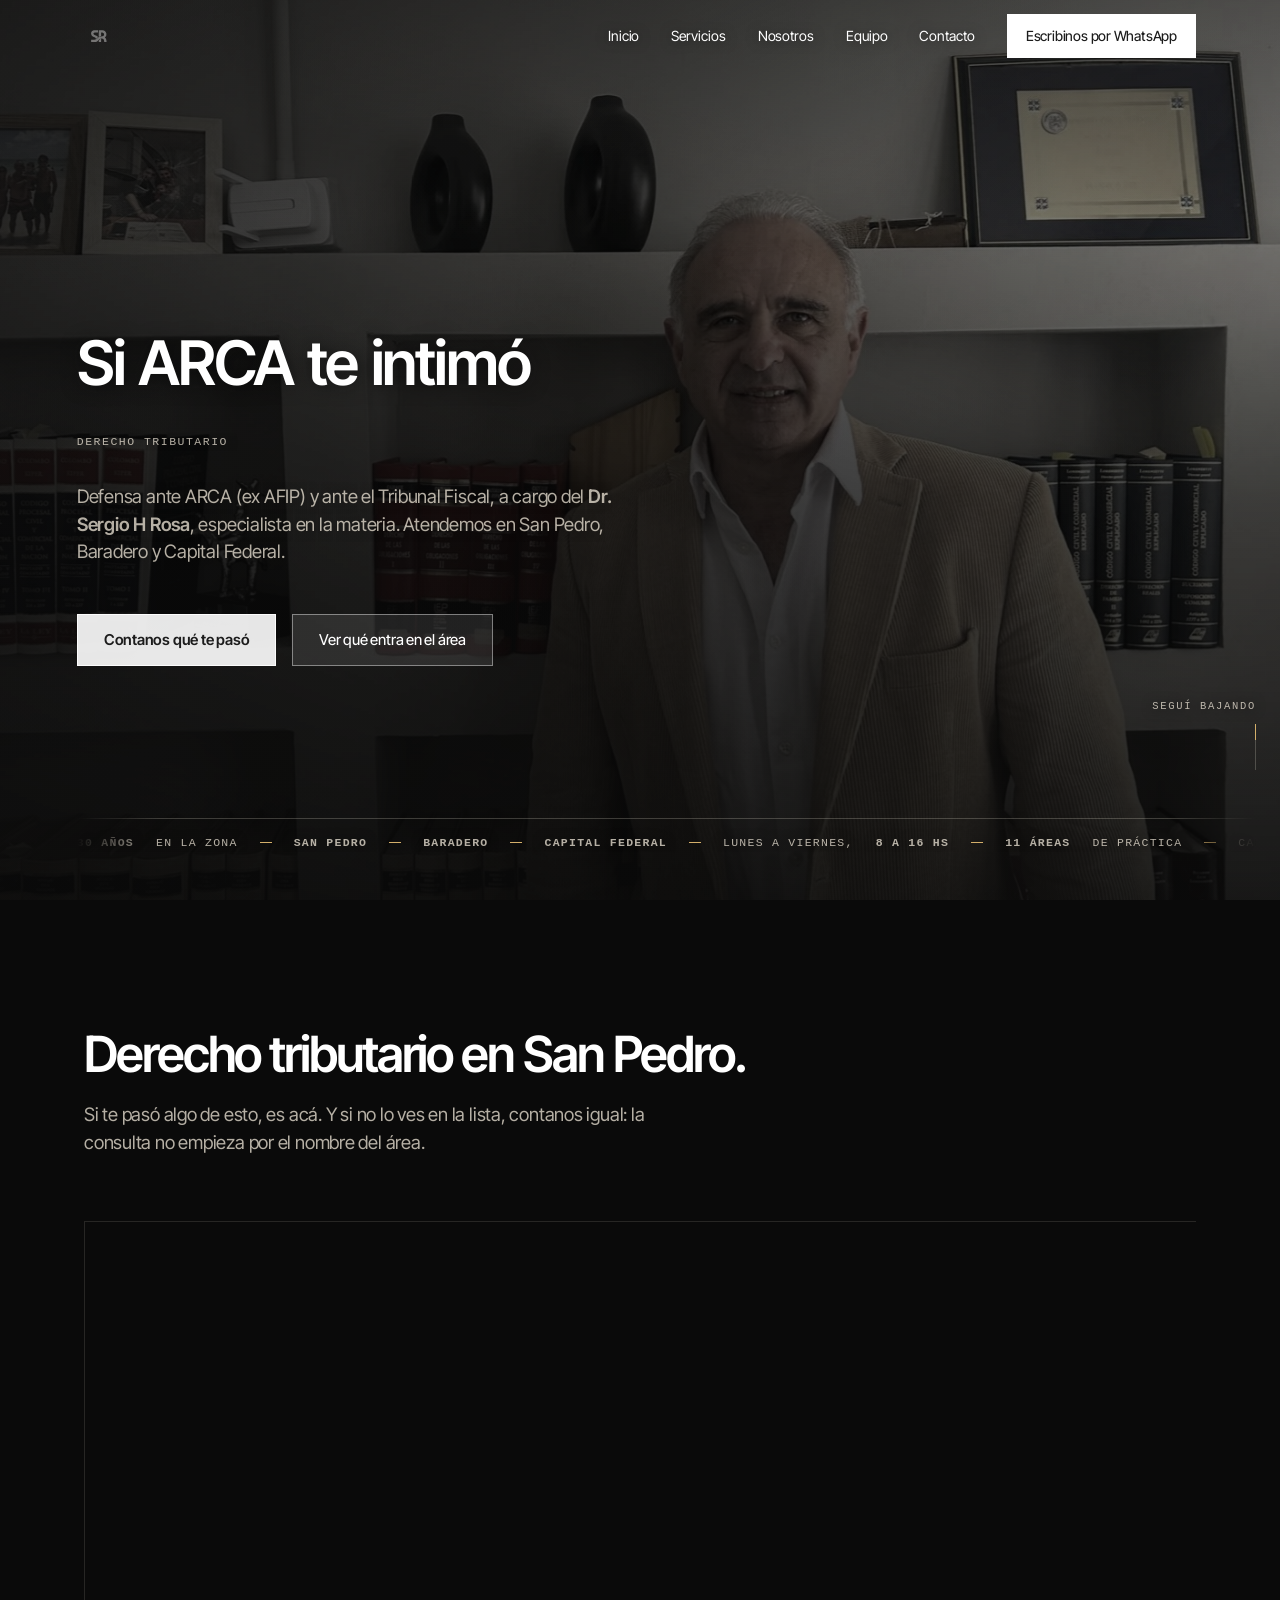
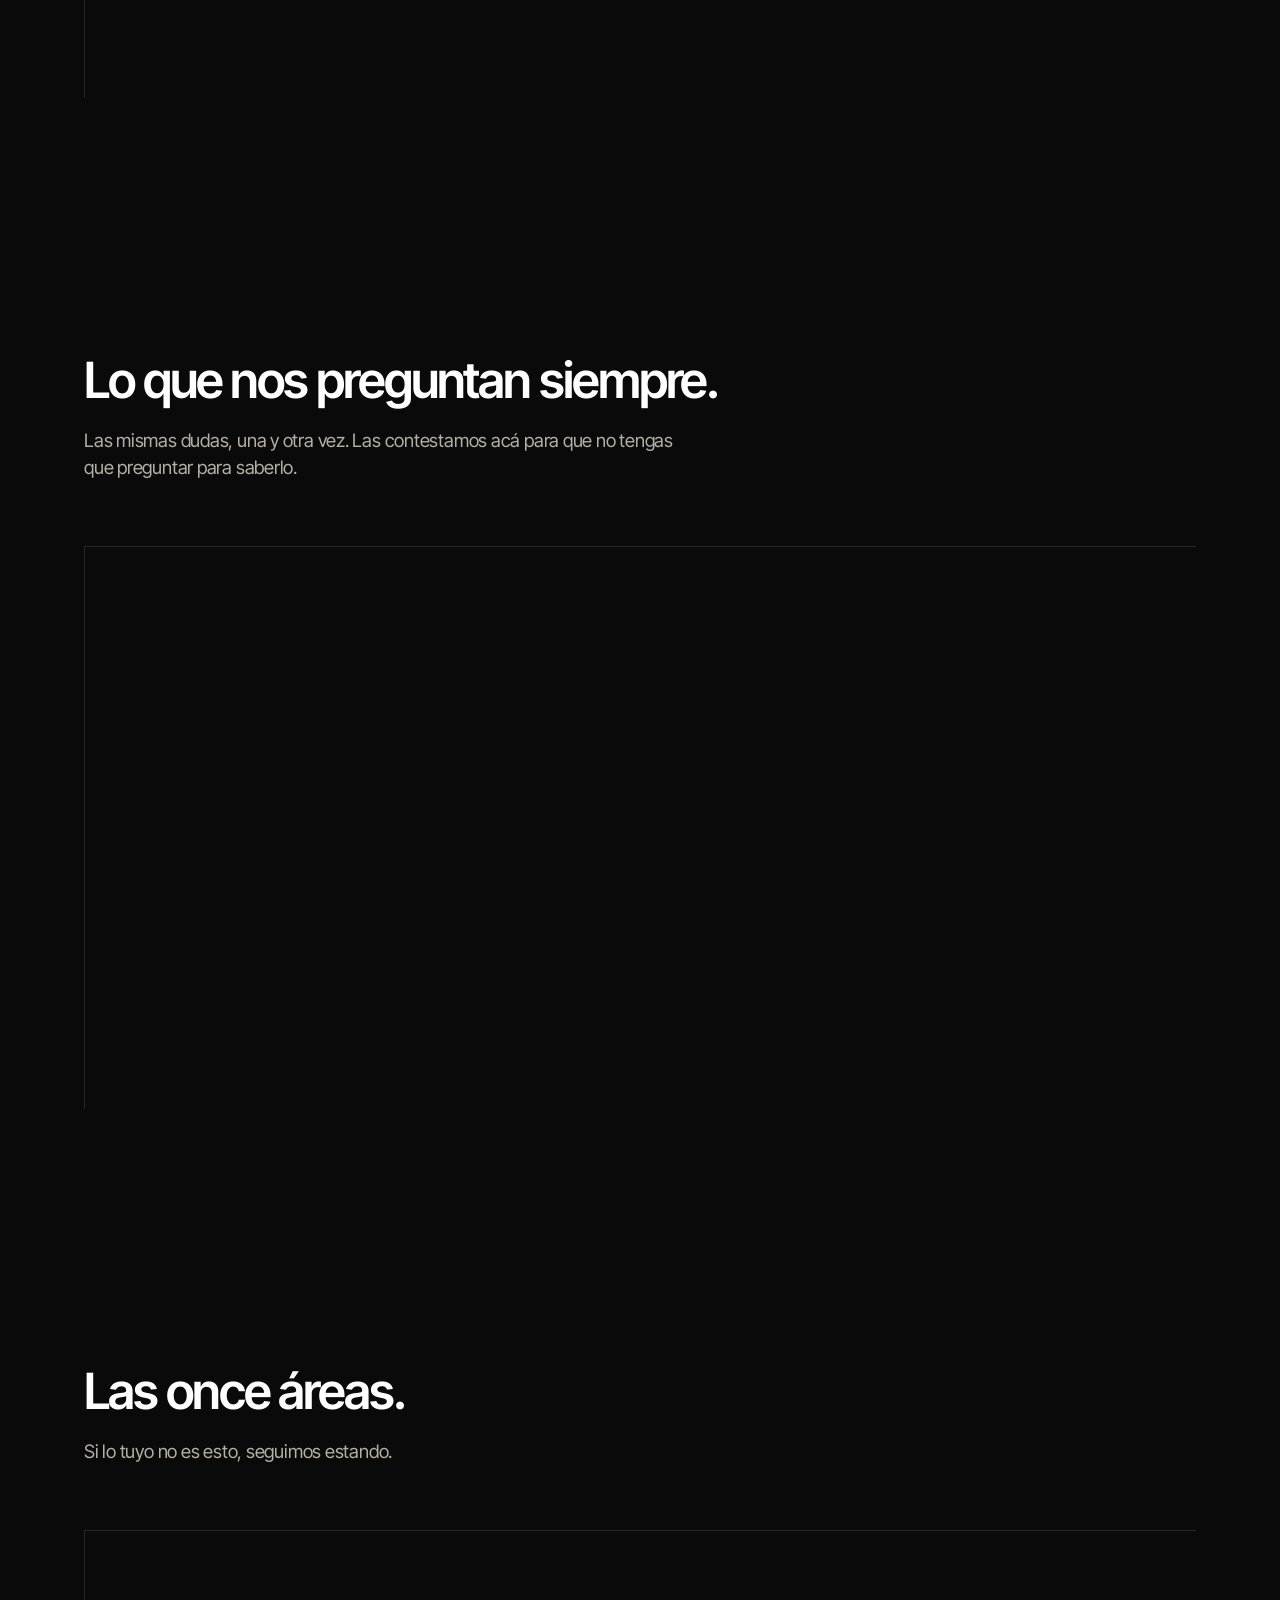
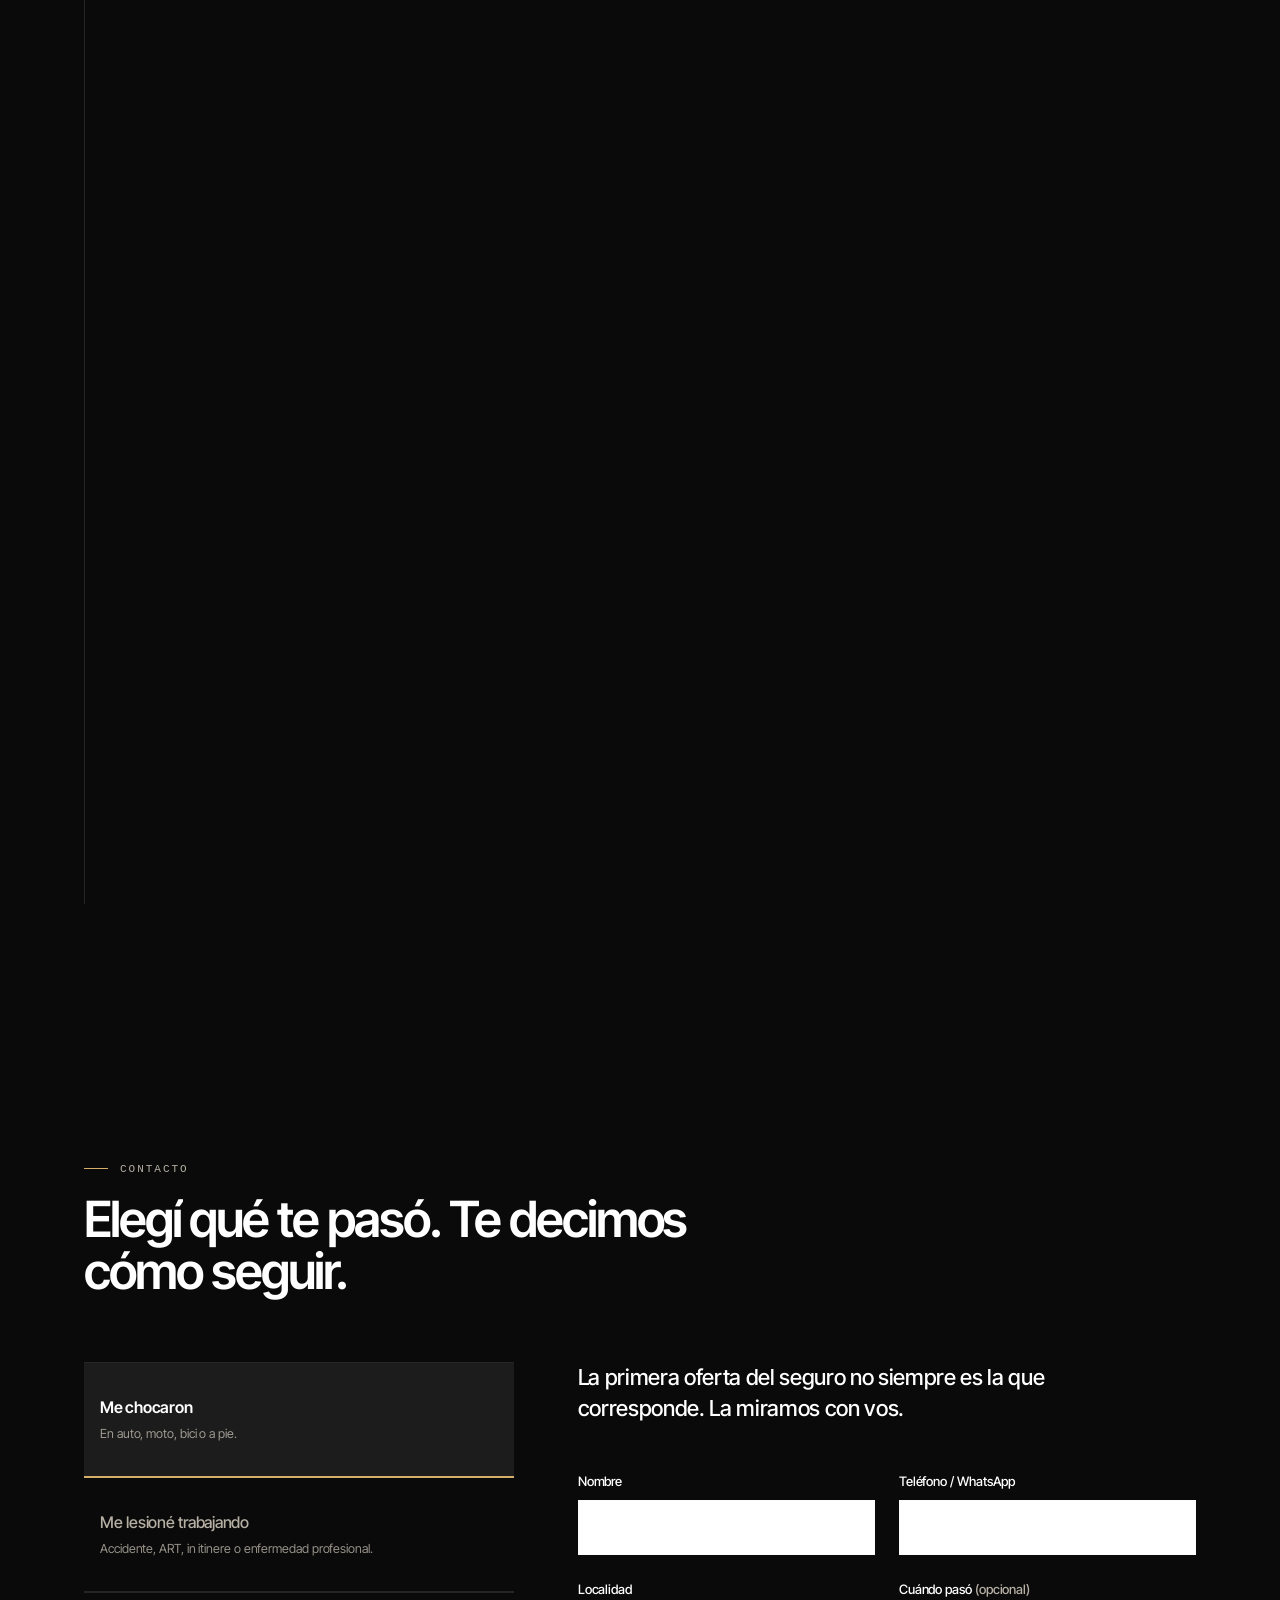
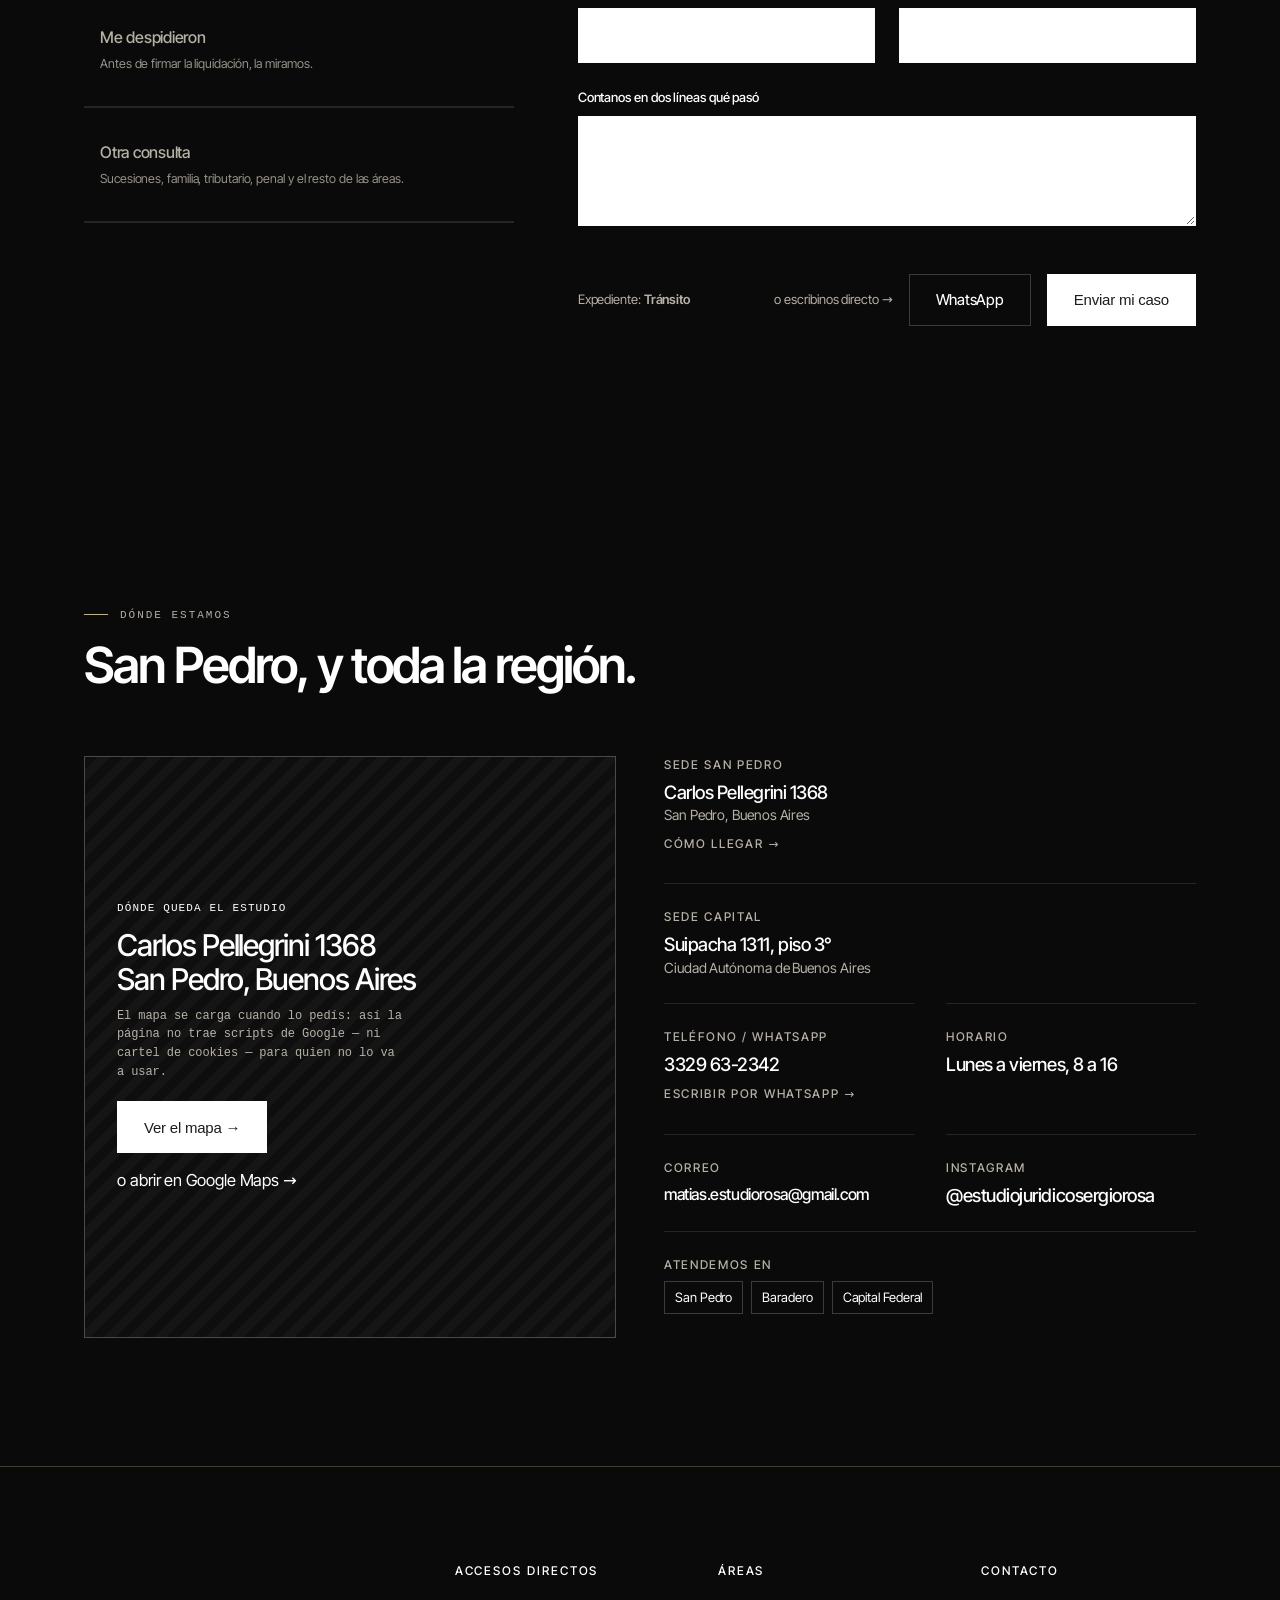
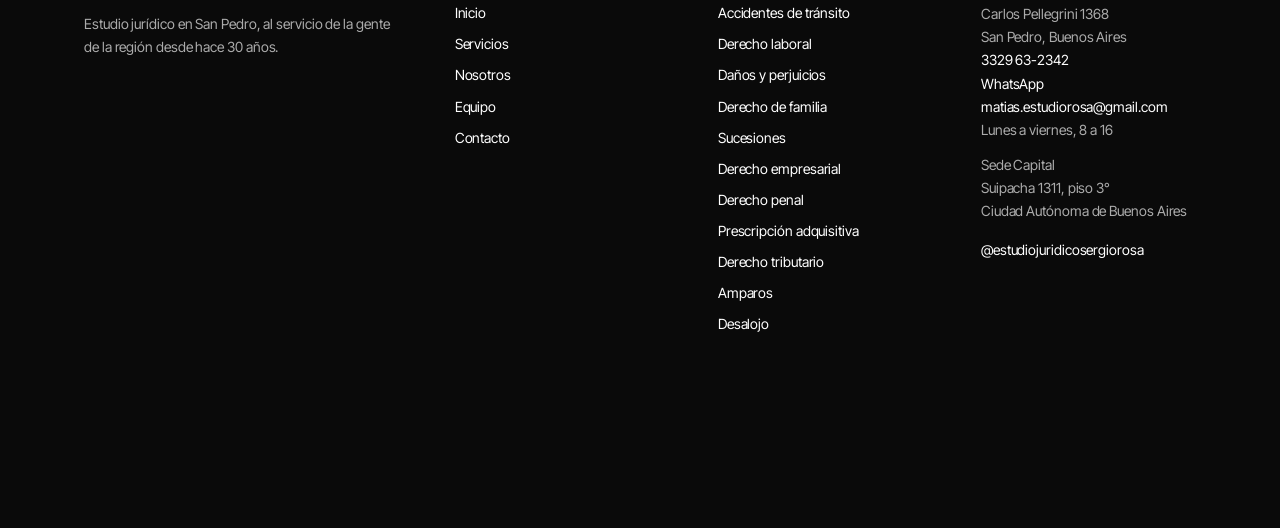
<file: derecho-tributario/index.html>
<!DOCTYPE html>
<html lang="es-AR">
<head>
<meta charset="utf-8">
<meta name="viewport" content="width=device-width, initial-scale=1">
<title>Abogado tributario en San Pedro — defensa ante ARCA y Tribunal Fiscal — Sergio Rosa y Asociados</title>
<meta name="description" content="Abogado tributario en San Pedro. Defensa ante ARCA (ex AFIP), ARBA y el Tribunal Fiscal, a cargo del Dr. Sergio H Rosa.">

<!-- Inter e Inter Tight embebidas en base64 desde clientes/sergio-rosa/entregables/
     inter.b64 e intertight.b64 (06-08 y 09-08). Cero CDN, igual que carrusel-base.html
     — BRIEF §A. Subset "latin" de Google Fonts, variable 400-900: cubre español
     (incluye Latin-1 Supplement, o sea tildes, ñ, ¿¡) sin cargar cirílico ni griego. -->


<link rel="stylesheet" href="../assets/estilos.css">
<style>
.pag-area .hero h1{font-size:clamp(34px,4.8vw,64px);line-height:1.05;max-width:18ch}
.pag-area .hero .lead{margin-top:var(--s4)}
</style>
</head>

<body class="sin-js telonando pag-area">

<!-- Barra de lectura. Vacía a propósito: el script le escribe --p en cada
     cuadro. Si el script no corre, queda una hairline invisible de 2px. -->
<b class="lectura" aria-hidden="true"><i></i></b>

<!-- 00 · TELÓN DE APERTURA — ver el bloque 01bis del <style> y telon() en el
     script. Vive fuera de <main> porque no es contenido: es la puerta. Las dos
     piezas van aria-hidden y sin nada enfocable adentro, así que para un lector
     de pantalla la página empieza en el header, como si el telón no existiera.
     La cuenta tampoco se anuncia: es un reloj, no información. -->
<div class="telon" id="telon" aria-hidden="true">
  <b class="telon__hoja"></b>
  <div class="telon__carga"><b class="telon__n" id="telonN">00</b><span class="telon__pc">%</span></div>
  <b class="telon__barra"><i></i></b>
</div>
<!-- El símbolo va SUELTO, hermano del telón y no hijo: es lo único que no sube
     con la hoja — se queda y viaja hasta el logo del header. -->
<div class="telon__sim" id="telonSim" aria-hidden="true"><svg viewBox="0 0 457 400" aria-hidden="true" focusable="false"><g transform="matrix(1,0,0,1,-3923.354078,-158.025554)"><g transform="matrix(0.356776,0,0,0.555556,3448.841753,158.025554)"><g transform="matrix(2.802878,0,0,1.8,1236.584161,35.594531)"><path d="M258.048,99.5C258.078,93.491 257.628,93.314 258.483,92.484C259.584,91.413 307.264,91.829 316.451,92.914C346.125,96.418 371.962,115.927 376.005,146.579C381.258,186.409 351.3,201.871 351.451,203.509C351.551,204.592 377.373,219.098 377.834,258.494C377.932,266.887 378.706,272.646 375.508,272.681C372.946,272.709 349.258,272.97 343.488,272.68C340.162,272.513 341.296,265.444 341.23,260.502C340.918,237.223 325.502,214.862 291.483,221.414C245.831,230.206 252.517,272.878 191.5,272.678C142.924,272.519 142.022,273.547 141.359,271.555C140.894,270.159 141.195,242.054 141.222,239.489C141.257,236.24 143.247,237.23 187.5,237.123C238.66,236.998 238.598,201.641 278.624,188.931C294.86,183.775 333.405,190.224 339.122,164.405C347.506,126.538 299.865,124.809 295.595,126.717C293.698,127.566 294.889,152.628 294.604,177.504C294.561,181.219 289.948,179.3 278.487,182.455C263.169,186.672 257.847,193.965 257.923,189.47C258.05,182.019 258.049,182.032 258.048,99.5Z" style="fill:#FFFFFF"></path><path d="M182.438,93.039C187.383,92.597 206.771,90.863 244.482,91.919C247.77,92.011 246.756,99.046 246.755,106.5C246.752,124.997 247.821,127.551 243.501,127.556C197.184,127.608 179.642,124.742 176.884,140.578C172.396,166.348 208.242,162.283 231.679,180.225C233.549,181.657 235.34,183.229 237.025,184.967C242.688,190.808 246.248,198.343 246.216,199.541C246.134,202.605 211.42,232.283 212.926,224.536C218.326,196.763 179.887,203.649 154.678,180.305C131.675,159.004 131.346,102.297 182.438,93.039Z" style="fill:#FFFFFF"></path><path d="M258.034,264.501C257.982,260.584 257.538,249.121 258.766,247.705C271.79,232.69 287.699,228.707 290.606,227.979C295.001,226.878 294.602,229.029 294.603,233.499C294.609,271.275 294.875,272.562 292.515,272.671C292.154,272.687 260.01,272.682 259.467,272.653C257.344,272.538 258.03,266.775 258.034,264.501Z" style="fill:#FFFFFF"></path></g></g></g></svg></div>

<!-- 01 · HEADER -->
<header class="head" id="inicio">
  <div class="env head__in">
    <a class="marca" href="../index.html" aria-label="Sergio Rosa y Asociados — inicio">
      <svg viewBox="0 0 457 400" aria-hidden="true" focusable="false"><g transform="matrix(1,0,0,1,-3923.354078,-158.025554)"><g transform="matrix(0.356776,0,0,0.555556,3448.841753,158.025554)"><g transform="matrix(2.802878,0,0,1.8,1236.584161,35.594531)"><path d="M258.048,99.5C258.078,93.491 257.628,93.314 258.483,92.484C259.584,91.413 307.264,91.829 316.451,92.914C346.125,96.418 371.962,115.927 376.005,146.579C381.258,186.409 351.3,201.871 351.451,203.509C351.551,204.592 377.373,219.098 377.834,258.494C377.932,266.887 378.706,272.646 375.508,272.681C372.946,272.709 349.258,272.97 343.488,272.68C340.162,272.513 341.296,265.444 341.23,260.502C340.918,237.223 325.502,214.862 291.483,221.414C245.831,230.206 252.517,272.878 191.5,272.678C142.924,272.519 142.022,273.547 141.359,271.555C140.894,270.159 141.195,242.054 141.222,239.489C141.257,236.24 143.247,237.23 187.5,237.123C238.66,236.998 238.598,201.641 278.624,188.931C294.86,183.775 333.405,190.224 339.122,164.405C347.506,126.538 299.865,124.809 295.595,126.717C293.698,127.566 294.889,152.628 294.604,177.504C294.561,181.219 289.948,179.3 278.487,182.455C263.169,186.672 257.847,193.965 257.923,189.47C258.05,182.019 258.049,182.032 258.048,99.5Z" style="fill:#1C1C1C"></path><path d="M182.438,93.039C187.383,92.597 206.771,90.863 244.482,91.919C247.77,92.011 246.756,99.046 246.755,106.5C246.752,124.997 247.821,127.551 243.501,127.556C197.184,127.608 179.642,124.742 176.884,140.578C172.396,166.348 208.242,162.283 231.679,180.225C233.549,181.657 235.34,183.229 237.025,184.967C242.688,190.808 246.248,198.343 246.216,199.541C246.134,202.605 211.42,232.283 212.926,224.536C218.326,196.763 179.887,203.649 154.678,180.305C131.675,159.004 131.346,102.297 182.438,93.039Z" style="fill:#1C1C1C"></path><path d="M258.034,264.501C257.982,260.584 257.538,249.121 258.766,247.705C271.79,232.69 287.699,228.707 290.606,227.979C295.001,226.878 294.602,229.029 294.603,233.499C294.609,271.275 294.875,272.562 292.515,272.671C292.154,272.687 260.01,272.682 259.467,272.653C257.344,272.538 258.03,266.775 258.034,264.501Z" style="fill:#1C1C1C"></path></g></g></g></svg>
      <span class="marca__txt"><b>Sergio Rosa y Asociados</b><span>Estudio Jurídico</span></span>
    </a>
    <nav class="nav" aria-label="Principal">
      <a href="../index.html"><span class="barre">Inicio</span></a>
      <a href="../index.html#servicios"><span class="barre">Servicios</span></a>
      <a href="../index.html#nosotros"><span class="barre">Nosotros</span></a>
      <a href="../index.html#equipo"><span class="barre">Equipo</span></a>
      <a href="#contacto"><span class="barre">Contacto</span></a>
    </nav>
    <button class="head__menu" id="abrir" aria-label="Abrir menú" aria-expanded="false"><b></b><b></b><b></b></button>
    <a class="btn" href="https://wa.me/5493329632342?text=Hola%20Sergio%2C%20c%C3%B3mo%20est%C3%A1s%3F%20Necesito%20ayuda%20con%20mi%20situaci%C3%B3n%2C%20en%20el%20pr%C3%B3ximo%20mensaje%20te%20cuento%20m%C3%A1s." target="_blank" rel="noopener" aria-label="Escribinos por WhatsApp">
      <svg class="btn__ic" viewBox="0 0 24 24" aria-hidden="true" focusable="false"><path d="M12 2C6.48 2 2 6.48 2 12c0 1.85.5 3.58 1.36 5.07L2 22l5.05-1.33A9.94 9.94 0 0 0 12 22c5.52 0 10-4.48 10-10S17.52 2 12 2zm0 18.15c-1.6 0-3.1-.44-4.38-1.2l-.31-.19-3.05.8.81-2.97-.2-.31A8.15 8.15 0 1 1 20.15 12 8.16 8.16 0 0 1 12 20.15zm4.52-6.1c-.25-.12-1.47-.72-1.7-.81-.23-.08-.39-.12-.56.12-.17.25-.64.81-.78.97-.14.17-.29.19-.54.06-.25-.12-1.04-.38-1.99-1.22-.74-.65-1.23-1.46-1.38-1.71-.14-.25-.02-.38.11-.51.11-.11.25-.29.37-.43.12-.14.16-.25.25-.41.08-.17.04-.31-.02-.43-.06-.12-.56-1.35-.77-1.85-.2-.48-.41-.42-.56-.43h-.48c-.17 0-.43.06-.66.31-.23.25-.86.84-.86 2.04 0 1.2.88 2.37 1 2.53.12.17 1.73 2.64 4.2 3.7.59.25 1.05.4 1.41.51.59.19 1.13.16 1.56.1.48-.07 1.47-.6 1.68-1.18.21-.58.21-1.08.14-1.18-.06-.11-.23-.17-.48-.29z"/></svg>
      <span class="btn__txt">Escribinos por WhatsApp</span>
    </a>
  </div>
</header>

<div class="panel" id="panel" aria-hidden="true">
  <button id="cerrar" aria-label="Cerrar menú">✕</button>
  <a href="../index.html">Inicio</a>
  <a href="../index.html#servicios">Servicios</a>
  <a href="../index.html#nosotros">Nosotros</a>
  <a href="../index.html#equipo">Equipo</a>
  <a href="#contacto">Contacto</a>
</div>

<main>
<section class="hero sec--dark">
    <div class="hero__foto"><img src="../assets/img/sergio-rosa-abogado-san-pedro.webp" fetchpriority="high" alt="Dr. Sergio Rosa" width="1600" height="1067"></div>
    <div class="env">
      <h1 data-anim data-no-split>Si ARCA te intimó</h1>

      <!-- Doce situaciones, una por área de práctica. El ORDEN es el del
           bloque 04 de acá abajo: volumen real de consulta, tránsito y
           laboral primero. La palabra frena el scroll; el área evita que
           "negaron" o "intimaron" queden colgadas sin sujeto. -->
      <div class="hero__meta" aria-hidden="true" data-anim>
        <b class="hero__prog"></b>
        <span class="hero__area"><span class="hero__areavia"><span>Derecho tributario</span></span></span>
      </div>

      <!-- La bajada del hero dice, desde el 18-08 y a pedido del cliente, lo que
           el estudio considera lo más importante de todo: qué hace con lo que le
           traés. Reemplaza a la de trayectoria + honorarios.
           Los dos <strong> no cambian de color: cambian de peso, 400 → 600.
           ⚠️ Lo que se fue con la bajada vieja: "recién entonces hablamos de
           honorarios", que era el reemplazo aprobado del §D-1 de "gratis". Los
           treinta años y las tres ciudades NO se perdieron — siguen en la cinta
           de acá abajo, en nosotros, en equipo y en el pie. La página vuelve a
           no decir en ninguna parte cómo se cobra. -->
      <p class="lead" data-anim>Defensa ante ARCA (ex AFIP) y ante el Tribunal Fiscal, a cargo del <strong>Dr. Sergio H Rosa</strong>, especialista en la materia. Atendemos en San Pedro, Baradero y Capital Federal.</p>

      <div class="hero__cta" data-anim>
        <a class="btn" href="https://wa.me/5493329632342?text=Hola%20Sergio%2C%20c%C3%B3mo%20est%C3%A1s%3F%20Necesito%20ayuda%20con%20mi%20situaci%C3%B3n%2C%20en%20el%20pr%C3%B3ximo%20mensaje%20te%20cuento%20m%C3%A1s." target="_blank" rel="noopener">Contanos qué te pasó</a>
        <a class="btn btn--gh" href="#situaciones">Ver qué entra en el área</a>
      </div>

      <a class="hero__baja" href="#situaciones" data-anim>
        <span class="hero__bajaT">Seguí bajando</span>
        <b class="hero__bajaL" aria-hidden="true"></b>
      </a>

      <!-- 03 · CONTADOR — pasó de tres fichas con count-up a esta cinta.
           Mismos datos (§1 del BRIEF), aria-hidden porque los mismos números
           están en texto accesible en nosotros, equipo, contacto y pie. -->
      <div class="hero__cinta" aria-hidden="true" data-anim>
        <div class="hero__pista">
          <div class="hero__set"><span class="hero__dato"><b>30 años</b> en la zona</span><span class="hero__dato"><b>San Pedro</b></span><span class="hero__dato"><b>Baradero</b></span><span class="hero__dato"><b>Capital Federal</b></span><span class="hero__dato">Lunes a viernes, <b>8 a 16 hs</b></span><span class="hero__dato"><b>11 áreas</b> de práctica</span><span class="hero__dato">Carlos Pellegrini <b>1368</b></span><span class="hero__dato">Suipacha <b>1311</b>, CABA</span></div>
          <div class="hero__set"><span class="hero__dato"><b>30 años</b> en la zona</span><span class="hero__dato"><b>San Pedro</b></span><span class="hero__dato"><b>Baradero</b></span><span class="hero__dato"><b>Capital Federal</b></span><span class="hero__dato">Lunes a viernes, <b>8 a 16 hs</b></span><span class="hero__dato"><b>11 áreas</b> de práctica</span><span class="hero__dato">Carlos Pellegrini <b>1368</b></span><span class="hero__dato">Suipacha <b>1311</b>, CABA</span></div>
        </div>
      </div>
    </div>
  </section>

  <section class="sec sec--dark" id="situaciones">
    <div class="env">
      <h2 data-anim style="margin:0 0 20px;max-width:22ch">Derecho tributario en San Pedro.</h2>
      <p class="lead" data-anim>Si te pasó algo de esto, es acá. Y si no lo ves en la lista, contanos igual: la consulta no empieza por el nombre del área.</p>
      <div class="srv srvN">
          <a class="srv__c" href="#contacto" data-motivo="otra" data-anim="cortina">
            <div class="srv__b">
              <span class="srv__n">01</span>
              <h3>Te llegó una intimación</h3>
              <p>Hay una notificación y hay un plazo corriendo.</p>
            </div>
            <span class="srv__mas">Consultá por esto <i>→</i></span>
          </a>
          <a class="srv__c" href="#contacto" data-motivo="otra" data-anim="cortina">
            <div class="srv__b">
              <span class="srv__n">02</span>
              <h3>Determinación de oficio</h3>
              <p>El organismo calculó por su cuenta lo que dice que debés.</p>
            </div>
            <span class="srv__mas">Consultá por esto <i>→</i></span>
          </a>
          <a class="srv__c" href="#contacto" data-motivo="otra" data-anim="cortina">
            <div class="srv__b">
              <span class="srv__n">03</span>
              <h3>Te están fiscalizando</h3>
              <p>Una inspección en curso y pedidos de documentación.</p>
            </div>
            <span class="srv__mas">Consultá por esto <i>→</i></span>
          </a>
          <a class="srv__c" href="#contacto" data-motivo="otra" data-anim="cortina">
            <div class="srv__b">
              <span class="srv__n">04</span>
              <h3>Multas</h3>
              <p>Sanciones que se pueden discutir, no sólo pagar.</p>
            </div>
            <span class="srv__mas">Consultá por esto <i>→</i></span>
          </a>
          <a class="srv__c" href="#contacto" data-motivo="otra" data-anim="cortina">
            <div class="srv__b">
              <span class="srv__n">05</span>
              <h3>Embargos y ejecuciones fiscales</h3>
              <p>Cuentas trabadas y juicios de ejecución.</p>
            </div>
            <span class="srv__mas">Consultá por esto <i>→</i></span>
          </a>
          <a class="srv__c" href="#contacto" data-motivo="otra" data-anim="cortina">
            <div class="srv__b">
              <span class="srv__n">06</span>
              <h3>ARBA y tributos provinciales</h3>
              <p>No todo es nacional: también está la provincia.</p>
            </div>
            <span class="srv__mas">Consultá por esto <i>→</i></span>
          </a>
        </div>
    </div>
  </section>


  <section class="sec sec--dark" id="preguntas">
    <div class="env">
      <h2 data-anim style="margin:0 0 20px;max-width:22ch">Lo que nos preguntan siempre.</h2>
      <p class="lead" data-anim>Las mismas dudas, una y otra vez. Las contestamos acá para que no tengas que preguntar para saberlo.</p>
      <div class="srv srvN">
          <a class="srv__c" href="#contacto" data-motivo="otra" data-anim="cortina">
            <div class="srv__b">
              <span class="srv__n">01</span>
              <h3>Me llegó una intimación, ¿qué hago?</h3>
              <p>Traela cuanto antes. Estas notificaciones abren plazos que corren desde que te llegaron, y dejarlos vencer suele cerrar defensas que estaban disponibles.</p>
            </div>
            <span class="srv__mas">Contanos tu caso <i>→</i></span>
          </a>
          <a class="srv__c" href="#contacto" data-motivo="otra" data-anim="cortina">
            <div class="srv__b">
              <span class="srv__n">02</span>
              <h3>¿Se puede discutir una multa?</h3>
              <p>Sí. No toda determinación del organismo queda firme: hay vías administrativas y judiciales para revisarla.</p>
            </div>
            <span class="srv__mas">Contanos tu caso <i>→</i></span>
          </a>
          <a class="srv__c" href="#contacto" data-motivo="otra" data-anim="cortina">
            <div class="srv__b">
              <span class="srv__n">03</span>
              <h3>Me embargaron la cuenta</h3>
              <p>Hay pedidos que se pueden hacer para levantarlo o acotarlo. Cuanto antes se actúe, mejor.</p>
            </div>
            <span class="srv__mas">Contanos tu caso <i>→</i></span>
          </a>
          <a class="srv__c" href="#contacto" data-motivo="otra" data-anim="cortina">
            <div class="srv__b">
              <span class="srv__n">04</span>
              <h3>¿Conviene entrar en un plan de pagos?</h3>
              <p>A veces sí, y a veces conviene discutir primero el monto. Adherirse puede implicar reconocer la deuda, así que es una decisión para tomar informado.</p>
            </div>
            <span class="srv__mas">Contanos tu caso <i>→</i></span>
          </a>
          <a class="srv__c" href="#contacto" data-motivo="otra" data-anim="cortina">
            <div class="srv__b">
              <span class="srv__n">05</span>
              <h3>¿Atienden también ARBA?</h3>
              <p>Sí, además de ARCA y del Tribunal Fiscal de la Nación.</p>
            </div>
            <span class="srv__mas">Contanos tu caso <i>→</i></span>
          </a>
          <a class="srv__c" href="#contacto" data-motivo="otra" data-anim="cortina">
            <div class="srv__b">
              <span class="srv__n">06</span>
              <h3>Soy monotributista, ¿esto me aplica?</h3>
              <p>Sí. Las exclusiones, las recategorizaciones de oficio y las intimaciones al monotributo son consultas frecuentes.</p>
            </div>
            <span class="srv__mas">Contanos tu caso <i>→</i></span>
          </a>
        </div>
    </div>
  </section>


  <section class="sec sec--dark" id="otras">
    <div class="env">
      <h2 data-anim style="margin:0 0 20px;max-width:22ch">Las once áreas.</h2>
      <p class="lead" data-anim>Si lo tuyo no es esto, seguimos estando.</p>
      <div class="srv srvN">
          <a class="srv__c" href="../accidentes-de-transito/index.html" data-anim="cortina">
            <div class="srv__b">
              <span class="srv__n">01</span>
              <h3>Accidentes de tránsito</h3>
              <p>Autos, motos, peatones, bicis. Antes de aceptar la oferta de la aseguradora, dejanos revisarla.</p>
            </div>
            <span class="srv__mas">Conocé más <i>→</i></span>
          </a>
          <a class="srv__c" href="../derecho-laboral/index.html" data-anim="cortina">
            <div class="srv__b">
              <span class="srv__n">02</span>
              <h3>Derecho laboral</h3>
              <p>Despidos, accidentes de trabajo, enfermedades profesionales. Revisamos el alta o la liquidación antes de que firmes.</p>
            </div>
            <span class="srv__mas">Conocé más <i>→</i></span>
          </a>
          <a class="srv__c" href="../danos-y-perjuicios/index.html" data-anim="cortina">
            <div class="srv__b">
              <span class="srv__n">03</span>
              <h3>Daños y perjuicios</h3>
              <p>Reclamos y reparación cuando otro te causó un daño, dentro o fuera del tránsito.</p>
            </div>
            <span class="srv__mas">Conocé más <i>→</i></span>
          </a>
          <a class="srv__c" href="../derecho-de-familia/index.html" data-anim="cortina">
            <div class="srv__b">
              <span class="srv__n">04</span>
              <h3>Derecho de familia</h3>
              <p>Alimentos, cuidado personal, divorcio, filiación. Te acompañamos en cada etapa del trámite.</p>
            </div>
            <span class="srv__mas">Conocé más <i>→</i></span>
          </a>
          <a class="srv__c" href="../sucesiones/index.html" data-anim="cortina">
            <div class="srv__b">
              <span class="srv__n">05</span>
              <h3>Sucesiones</h3>
              <p>Herencias y particiones, resueltas con el mismo criterio y la misma cercanía de siempre.</p>
            </div>
            <span class="srv__mas">Conocé más <i>→</i></span>
          </a>
          <a class="srv__c" href="../derecho-empresarial/index.html" data-anim="cortina">
            <div class="srv__b">
              <span class="srv__n">06</span>
              <h3>Derecho empresarial</h3>
              <p>Asesoramiento a pymes de la región en la creación y estructura de su empresa.</p>
            </div>
            <span class="srv__mas">Conocé más <i>→</i></span>
          </a>
          <a class="srv__c" href="../derecho-penal/index.html" data-anim="cortina">
            <div class="srv__b">
              <span class="srv__n">07</span>
              <h3>Derecho penal</h3>
              <p>Defensa técnica a cargo del Dr. Matías Seery, especialista en la materia.</p>
            </div>
            <span class="srv__mas">Conocé más <i>→</i></span>
          </a>
          <a class="srv__c" href="../prescripcion-adquisitiva/index.html" data-anim="cortina">
            <div class="srv__b">
              <span class="srv__n">08</span>
              <h3>Prescripción adquisitiva</h3>
              <p>Usucapión de inmuebles, con el proceso explicado paso a paso.</p>
            </div>
            <span class="srv__mas">Conocé más <i>→</i></span>
          </a>
          <a class="srv__c" href="#situaciones" data-anim="cortina">
            <div class="srv__b">
              <span class="srv__n">09</span>
              <h3>Derecho tributario</h3>
              <p>Defensa ante ARCA (ex AFIP) y ante el Tribunal Fiscal, a cargo del Dr. Sergio H Rosa.</p>
            </div>
            <span class="srv__mas">Estás en esta área <i>→</i></span>
          </a>
          <a class="srv__c" href="../amparos/index.html" data-anim="cortina">
            <div class="srv__b">
              <span class="srv__n">10</span>
              <h3>Amparos</h3>
              <p>Reclamos urgentes cuando un derecho está siendo vulnerado y no hay tiempo para el trámite ordinario.</p>
            </div>
            <span class="srv__mas">Conocé más <i>→</i></span>
          </a>
          <a class="srv__c" href="../desalojo/index.html" data-anim="cortina">
            <div class="srv__b">
              <span class="srv__n">11</span>
              <h3>Desalojo</h3>
              <p>Procesos de desalojo, ya sea que necesites recuperar tu inmueble o que te lo estén reclamando a vos.</p>
            </div>
            <span class="srv__mas">Conocé más <i>→</i></span>
          </a>
          <a class="srv__c srv__c--cta" href="#contacto" data-motivo="otra" data-anim="cortina">
            <div class="srv__b">
              <span class="srv__n">12</span>
              <h3>¿Lo tuyo no está en la lista?</h3>
              <p>Contanos igual qué te pasó. Son once áreas, pero la consulta no empieza por el nombre del área.</p>
            </div>
            <span class="srv__mas">Contanos tu caso <i>→</i></span>
          </a>
        </div>
    </div>
  </section>

<section class="sec sec--dark" id="contacto">
    <div class="env">
      <p class="kick" data-anim>Contacto</p>
      <h2 data-anim style="margin:16px 0 20px;max-width:20ch">Elegí qué te pasó. Te decimos cómo seguir.</h2>

      <!-- DESTINO: matias.estudiorosa@gmail.com. Sin servidor, el envío arma el mail con los datos
           del formulario y lo abre en el cliente de correo de la persona. Es el
           único destino posible en un archivo que abre con doble clic; si más
           adelante hay un servicio de formularios, se cambia sólo el submit. -->
      <!-- El movimiento pasó del <form> entero a sus dos mitades (12-08): las
           pestañas entran desde la izquierda y el panel desde la derecha, y el
           bloque se abre como una carpeta. Va en .leg__rail y no en .leg__col
           porque la columna es sticky y no se le cuelga un filtro encima. -->
      <form class="leg" id="form" novalidate>
        <div class="leg__col">
          <!-- Patrón ARIA de pestañas completo (14-08): cada tab con id para que
               el panel lo pueda nombrar, y un solo tabindex=0 en la seleccionada
               —el resto en -1— porque declarar role="tablist" es un contrato:
               quien usa lector de pantalla espera moverse con las flechas y que
               el grupo entero ocupe una sola parada de tabulación. Las flechas
               las cablea el <script> del final. -->
          <div class="leg__rail" role="tablist" aria-label="Qué te pasó" id="rail" data-anim="izq">
            <button class="leg__tab" role="tab" id="tab-choque" aria-selected="true" aria-controls="panel-contacto" tabindex="0" data-motivo="choque" type="button">
              <span>Me chocaron</span><i>En auto, moto, bici o a pie.</i>
            </button>
            <button class="leg__tab" role="tab" id="tab-trabajo" aria-selected="false" aria-controls="panel-contacto" tabindex="-1" data-motivo="trabajo" type="button">
              <span>Me lesioné trabajando</span><i>Accidente, ART, in itinere o enfermedad profesional.</i>
            </button>
            <button class="leg__tab" role="tab" id="tab-despido" aria-selected="false" aria-controls="panel-contacto" tabindex="-1" data-motivo="despido" type="button">
              <span>Me despidieron</span><i>Antes de firmar la liquidación, la miramos.</i>
            </button>
            <button class="leg__tab" role="tab" id="tab-otra" aria-selected="false" aria-controls="panel-contacto" tabindex="-1" data-motivo="otra" type="button">
              <span>Otra consulta</span><i>Sucesiones, familia, tributario, penal y el resto de las áreas.</i>
            </button>
          </div>
        </div>

        <div class="leg__panel" role="tabpanel" id="panel-contacto" aria-labelledby="tab-choque" data-anim="der">
          <p class="leg__voz" id="voz">La primera oferta del seguro no siempre es la que corresponde. La miramos con vos.</p>

          <!-- Nada de subir documentación, fotos del accidente ni datos del
               expediente: son datos sensibles y el formulario no es el lugar. -->
          <div class="campos" style="margin-top:var(--s5)">
            <div class="campo">
              <label for="nombre">Nombre</label>
              <input id="nombre" name="nombre" type="text" autocomplete="name" required>
            </div>
            <div class="campo">
              <label for="tel">Teléfono / WhatsApp</label>
              <input id="tel" name="tel" type="tel" inputmode="tel" autocomplete="tel" required>
            </div>
            <div class="campo">
              <label for="loc">Localidad</label>
              <input id="loc" name="localidad" type="text" autocomplete="address-level2">
            </div>
            <div class="campo">
              <label for="cuando">Cuándo pasó <i>(opcional)</i></label>
              <input id="cuando" name="cuando" type="text">
            </div>
            <div class="campo campo--full">
              <label for="detalle">Contanos en dos líneas qué pasó</label>
              <textarea id="detalle" name="detalle"></textarea>
            </div>
          </div>

          <div class="form__pie">
            <span class="form__nota" style="margin:0">Expediente: <b class="leg__tag" id="voz-tag">Tránsito</b></span>
            <div class="form__der">
              <span class="form__o">o escribinos directo →</span>
              <a class="btn btn--gh" href="https://wa.me/5493329632342?text=Hola%20Sergio%2C%20c%C3%B3mo%20est%C3%A1s%3F%20Necesito%20ayuda%20con%20mi%20situaci%C3%B3n%2C%20en%20el%20pr%C3%B3ximo%20mensaje%20te%20cuento%20m%C3%A1s." target="_blank" rel="noopener">WhatsApp</a>
              <button class="btn form__env" type="submit">Enviar mi caso</button>
            </div>
          </div>
          <p class="form__nota" id="aviso" role="status"></p>
        </div>

        <input type="hidden" name="motivo" id="motivo-real" value="choque">
      </form>

      <!-- Reemplaza al formulario en el mismo lugar, sin que la página salte.
           El texto es el decidido en el BRIEF: pregunta que desafía arriba,
           "Caso aceptado." abajo. -->
      <div class="listo oculto" id="listo" role="status">
        <p class="paso__t" style="margin:0">Confirmación</p>
        <h3>Caso aceptado.</h3>
        <p>Te escribimos por WhatsApp para contarte si hay caso. Atendemos de lunes a viernes, de 8 a 16.</p>
        <p class="hueco__d" style="margin-top:20px">Se abre tu correo con la consulta armada. Si no se abrió, escribinos a <a href="mailto:matias.estudiorosa@gmail.com">matias.estudiorosa@gmail.com</a> o llamá al <a href="tel:+543329632342">3329 63-2342</a>.</p>
      </div>
    </div>
  </section>
<section class="sec sec--dark" id="donde">
    <div class="env">
      <p class="kick" data-anim>Dónde estamos</p>
      <h2 data-anim style="margin-top:16px;max-width:20ch">San Pedro, y toda la región.</h2>
      <div class="mapa-grid">
        <!-- El embed de Google carga scripts y arrastra cartel de cookies.
             Va una imagen del mapa embebida en el archivo, con link a Google Maps:
             cero scripts, cero cartel, un clic más. -->
        <div class="mapa" id="mapa" data-anim="izq">
          <div class="mapa__pre">
            <p class="hueco__t">Dónde queda el estudio</p>
            <h3>Carlos Pellegrini 1368<br>San Pedro, Buenos Aires</h3>
            <p class="hueco__d" style="max-width:40ch">El mapa se carga cuando lo pedís: así la página no trae scripts de Google — ni cartel de cookies — para quien no lo va a usar.</p>
            <button class="btn" type="button" id="mapa-load">Ver el mapa →</button>
            <p style="margin-top:4px"><a href="https://maps.app.goo.gl/MZXgna2a5sL994fv5" target="_blank" rel="noopener"><span class="barre">o abrir en Google Maps →</span></a></p>
          </div>
        </div>
        <div class="ficha" data-anim="der">
          <div class="f-full"><span>Sede San Pedro</span><h3>Carlos Pellegrini 1368</h3><p>San Pedro, Buenos Aires</p>
            <p style="margin-top:8px"><a href="https://maps.app.goo.gl/MZXgna2a5sL994fv5" target="_blank" rel="noopener"><span class="barre">Cómo llegar →</span></a></p></div>
          <div class="f-full"><span>Sede Capital</span><h3>Suipacha 1311, piso 3°</h3><p>Ciudad Autónoma de Buenos Aires</p></div>
          <div><span>Teléfono / WhatsApp</span><h3><a href="tel:+543329632342">3329 63-2342</a></h3>
            <p style="margin-top:8px"><a href="https://wa.me/5493329632342?text=Hola%20Sergio%2C%20c%C3%B3mo%20est%C3%A1s%3F%20Necesito%20ayuda%20con%20mi%20situaci%C3%B3n%2C%20en%20el%20pr%C3%B3ximo%20mensaje%20te%20cuento%20m%C3%A1s." target="_blank" rel="noopener"><span class="barre">Escribir por WhatsApp →</span></a></p></div>
          <div><span>Horario</span><h3>Lunes a viernes, 8 a 16</h3></div>
          <div><span>Correo</span><h3 style="font-size:16px"><a href="mailto:matias.estudiorosa@gmail.com">matias.estudiorosa@gmail.com</a></h3></div>
          <!-- Handle cerrado el 2026-08-07: @estudiojuridicosergiorosa.
               Se cambió antes de que la cuenta tuviera volumen — con un solo post
               publicado era el momento más barato y no vuelve. -->
          <div><span>Instagram</span><h3><a href="https://instagram.com/estudiojuridicosergiorosa" target="_blank" rel="noopener">@estudiojuridicosergiorosa</a></h3></div>
          <div class="f-full"><span>Atendemos en</span>
            <div class="pills"><i>San Pedro</i><i>Baradero</i><i>Capital Federal</i></div></div>
        </div>
      </div>
    </div>
  </section>
</main>

<!-- 10 · FOOTER -->
<footer class="foot">
  <div class="env">
    <div class="foot__grid">
      <div data-anim>
        <a class="marca" href="#inicio">
          <svg viewBox="0 0 457 400" aria-hidden="true" focusable="false"><g transform="matrix(1,0,0,1,-3923.354078,-158.025554)"><g transform="matrix(0.356776,0,0,0.555556,3448.841753,158.025554)"><g transform="matrix(2.802878,0,0,1.8,1236.584161,35.594531)"><path d="M258.048,99.5C258.078,93.491 257.628,93.314 258.483,92.484C259.584,91.413 307.264,91.829 316.451,92.914C346.125,96.418 371.962,115.927 376.005,146.579C381.258,186.409 351.3,201.871 351.451,203.509C351.551,204.592 377.373,219.098 377.834,258.494C377.932,266.887 378.706,272.646 375.508,272.681C372.946,272.709 349.258,272.97 343.488,272.68C340.162,272.513 341.296,265.444 341.23,260.502C340.918,237.223 325.502,214.862 291.483,221.414C245.831,230.206 252.517,272.878 191.5,272.678C142.924,272.519 142.022,273.547 141.359,271.555C140.894,270.159 141.195,242.054 141.222,239.489C141.257,236.24 143.247,237.23 187.5,237.123C238.66,236.998 238.598,201.641 278.624,188.931C294.86,183.775 333.405,190.224 339.122,164.405C347.506,126.538 299.865,124.809 295.595,126.717C293.698,127.566 294.889,152.628 294.604,177.504C294.561,181.219 289.948,179.3 278.487,182.455C263.169,186.672 257.847,193.965 257.923,189.47C258.05,182.019 258.049,182.032 258.048,99.5Z"></path><path d="M182.438,93.039C187.383,92.597 206.771,90.863 244.482,91.919C247.77,92.011 246.756,99.046 246.755,106.5C246.752,124.997 247.821,127.551 243.501,127.556C197.184,127.608 179.642,124.742 176.884,140.578C172.396,166.348 208.242,162.283 231.679,180.225C233.549,181.657 235.34,183.229 237.025,184.967C242.688,190.808 246.248,198.343 246.216,199.541C246.134,202.605 211.42,232.283 212.926,224.536C218.326,196.763 179.887,203.649 154.678,180.305C131.675,159.004 131.346,102.297 182.438,93.039Z"></path><path d="M258.034,264.501C257.982,260.584 257.538,249.121 258.766,247.705C271.79,232.69 287.699,228.707 290.606,227.979C295.001,226.878 294.602,229.029 294.603,233.499C294.609,271.275 294.875,272.562 292.515,272.671C292.154,272.687 260.01,272.682 259.467,272.653C257.344,272.538 258.03,266.775 258.034,264.501Z"></path></g></g></g></svg>
          <span class="marca__txt"><b>Sergio Rosa y Asociados</b><span>Estudio Jurídico</span></span>
        </a>
        <p style="margin-top:20px">Estudio jurídico en San Pedro, al servicio de la gente de la región desde hace 30 años.</p>
      </div>
      <div data-anim>
        <h3>Accesos directos</h3>
        <ul>
          <li><a href="#inicio">Inicio</a></li>
          <li><a href="#servicios">Servicios</a></li>
          <li><a href="#nosotros">Nosotros</a></li>
          <li><a href="#equipo">Equipo</a></li>
          <li><a href="#contacto">Contacto</a></li>
        </ul>
      </div>
      <div data-anim>
        <h3>Áreas</h3>
        <ul>
          <li><a href="../accidentes-de-transito/index.html">Accidentes de tránsito</a></li>
          <li><a href="../derecho-laboral/index.html">Derecho laboral</a></li>
          <li><a href="../danos-y-perjuicios/index.html">Daños y perjuicios</a></li>
          <li><a href="../derecho-de-familia/index.html">Derecho de familia</a></li>
          <li><a href="../sucesiones/index.html">Sucesiones</a></li>
          <li><a href="../derecho-empresarial/index.html">Derecho empresarial</a></li>
          <li><a href="../derecho-penal/index.html">Derecho penal</a></li>
          <li><a href="../prescripcion-adquisitiva/index.html">Prescripción adquisitiva</a></li>
          <li><a href="../derecho-tributario/index.html">Derecho tributario</a></li>
          <li><a href="../amparos/index.html">Amparos</a></li>
          <li><a href="../desalojo/index.html">Desalojo</a></li>
        </ul>
      </div>
      <div data-anim>
        <h3>Contacto</h3>
        <p>Carlos Pellegrini 1368<br>San Pedro, Buenos Aires<br><a href="tel:+543329632342">3329 63-2342</a><br><a href="https://wa.me/5493329632342?text=Hola%20Sergio%2C%20c%C3%B3mo%20est%C3%A1s%3F%20Necesito%20ayuda%20con%20mi%20situaci%C3%B3n%2C%20en%20el%20pr%C3%B3ximo%20mensaje%20te%20cuento%20m%C3%A1s." target="_blank" rel="noopener">WhatsApp</a><br><a href="mailto:matias.estudiorosa@gmail.com">matias.estudiorosa@gmail.com</a><br>Lunes a viernes, 8 a 16</p>
        <p style="margin-top:12px">Sede Capital<br>Suipacha 1311, piso 3°<br>Ciudad Autónoma de Buenos Aires</p>
        <p style="margin-top:16px"><a href="https://instagram.com/estudiojuridicosergiorosa" target="_blank" rel="noopener">@estudiojuridicosergiorosa</a></p>
      </div>
    </div>
    <!-- El descargo va acá y en ningún otro lado. -->
    <p class="legal" data-anim>© 2026 Sergio Rosa y Asociados · Estudio Jurídico. — La información de este sitio es de carácter general y no constituye asesoramiento legal para un caso particular. Cada situación requiere análisis individual.</p>
  </div>
</footer>

<!-- 11 · BARRA FIJA — solo celular. Aparece después del hero y se esconde
     mientras el formulario está en pantalla, para no competir con "Enviar mi caso".
     WhatsApp confirmado el 06-08: es el atajo de quien ya decidió escribir. -->
<nav class="barra" id="barra" aria-label="Acciones rápidas">
  <a href="https://wa.me/5493329632342?text=Hola%20Sergio%2C%20c%C3%B3mo%20est%C3%A1s%3F%20Necesito%20ayuda%20con%20mi%20situaci%C3%B3n%2C%20en%20el%20pr%C3%B3ximo%20mensaje%20te%20cuento%20m%C3%A1s." target="_blank" rel="noopener">Escribir por WhatsApp</a>
  <a href="tel:+543329632342">Llamar</a>
</nav>

<!-- GSAP 3.13.0 + ScrollTrigger, embebidos (2026-08-18). La regla del BRIEF §A
     "sin GSAP ni ninguna librería" quedó levantada por decisión del usuario;
     la que NO se levanta es "cero CDN", así que la librería viaja adentro del
     archivo y el sitio sigue abriendo offline y sin un solo pedido externo.
     La usa un solo bloque: el zoom de palabra del equipo. La copia maestra
     está en sergio-rosa-web/design/vendor/. -->
<script src="../assets/sitio.js"></script>

<script src="../assets/sitio-2.js"></script>

<script type="application/ld+json">
{
  "@context": "https://schema.org",
  "@graph": [
    {
      "@type": "LegalService",
      "name": "Sergio Rosa y Asociados",
      "description": "Estudio jurídico en San Pedro, Buenos Aires. Once áreas de práctica.",
      "areaServed": [
        {"@type": "City", "name": "San Pedro"},
        {"@type": "City", "name": "Baradero"},
        {"@type": "City", "name": "Ciudad Autónoma de Buenos Aires"}
      ],
      "address": {
        "@type": "PostalAddress",
        "streetAddress": "Carlos Pellegrini 1368",
        "addressLocality": "San Pedro",
        "addressRegion": "Buenos Aires",
        "addressCountry": "AR"
      },
      "telephone": "+54-3329-63-2342",
      "email": "matias.estudiorosa@gmail.com",
      "openingHours": "Mo-Fr 08:00-16:00",
      "knowsAbout": ["Accidentes de tránsito","Derecho laboral","Daños y perjuicios","Derecho de familia","Sucesiones","Derecho empresarial","Derecho penal","Prescripción adquisitiva","Derecho tributario","Amparos","Desalojo"]
    },
    {
      "@type": "BreadcrumbList",
      "itemListElement": [
        {"@type": "ListItem", "position": 1, "name": "Inicio"},
        {"@type": "ListItem", "position": 2, "name": "Áreas de práctica"},
        {"@type": "ListItem", "position": 3, "name": "Derecho tributario"}
      ]
    },
    {
      "@type": "FAQPage",
      "mainEntity": [
        {"@type": "Question", "name": "Me llegó una intimación, ¿qué hago?",
         "acceptedAnswer": {"@type": "Answer", "text": "Traela cuanto antes. Estas notificaciones abren plazos que corren desde que te llegaron, y dejarlos vencer suele cerrar defensas que estaban disponibles."}},
        {"@type": "Question", "name": "¿Se puede discutir una multa?",
         "acceptedAnswer": {"@type": "Answer", "text": "Sí. No toda determinación del organismo queda firme: hay vías administrativas y judiciales para revisarla."}},
        {"@type": "Question", "name": "Me embargaron la cuenta",
         "acceptedAnswer": {"@type": "Answer", "text": "Hay pedidos que se pueden hacer para levantarlo o acotarlo. Cuanto antes se actúe, mejor."}},
        {"@type": "Question", "name": "¿Conviene entrar en un plan de pagos?",
         "acceptedAnswer": {"@type": "Answer", "text": "A veces sí, y a veces conviene discutir primero el monto. Adherirse puede implicar reconocer la deuda, así que es una decisión para tomar informado."}},
        {"@type": "Question", "name": "¿Atienden también ARBA?",
         "acceptedAnswer": {"@type": "Answer", "text": "Sí, además de ARCA y del Tribunal Fiscal de la Nación."}},
        {"@type": "Question", "name": "Soy monotributista, ¿esto me aplica?",
         "acceptedAnswer": {"@type": "Answer", "text": "Sí. Las exclusiones, las recategorizaciones de oficio y las intimaciones al monotributo son consultas frecuentes."}}
      ]
    }
  ]
}
</script>
</body>
</html>
</file>
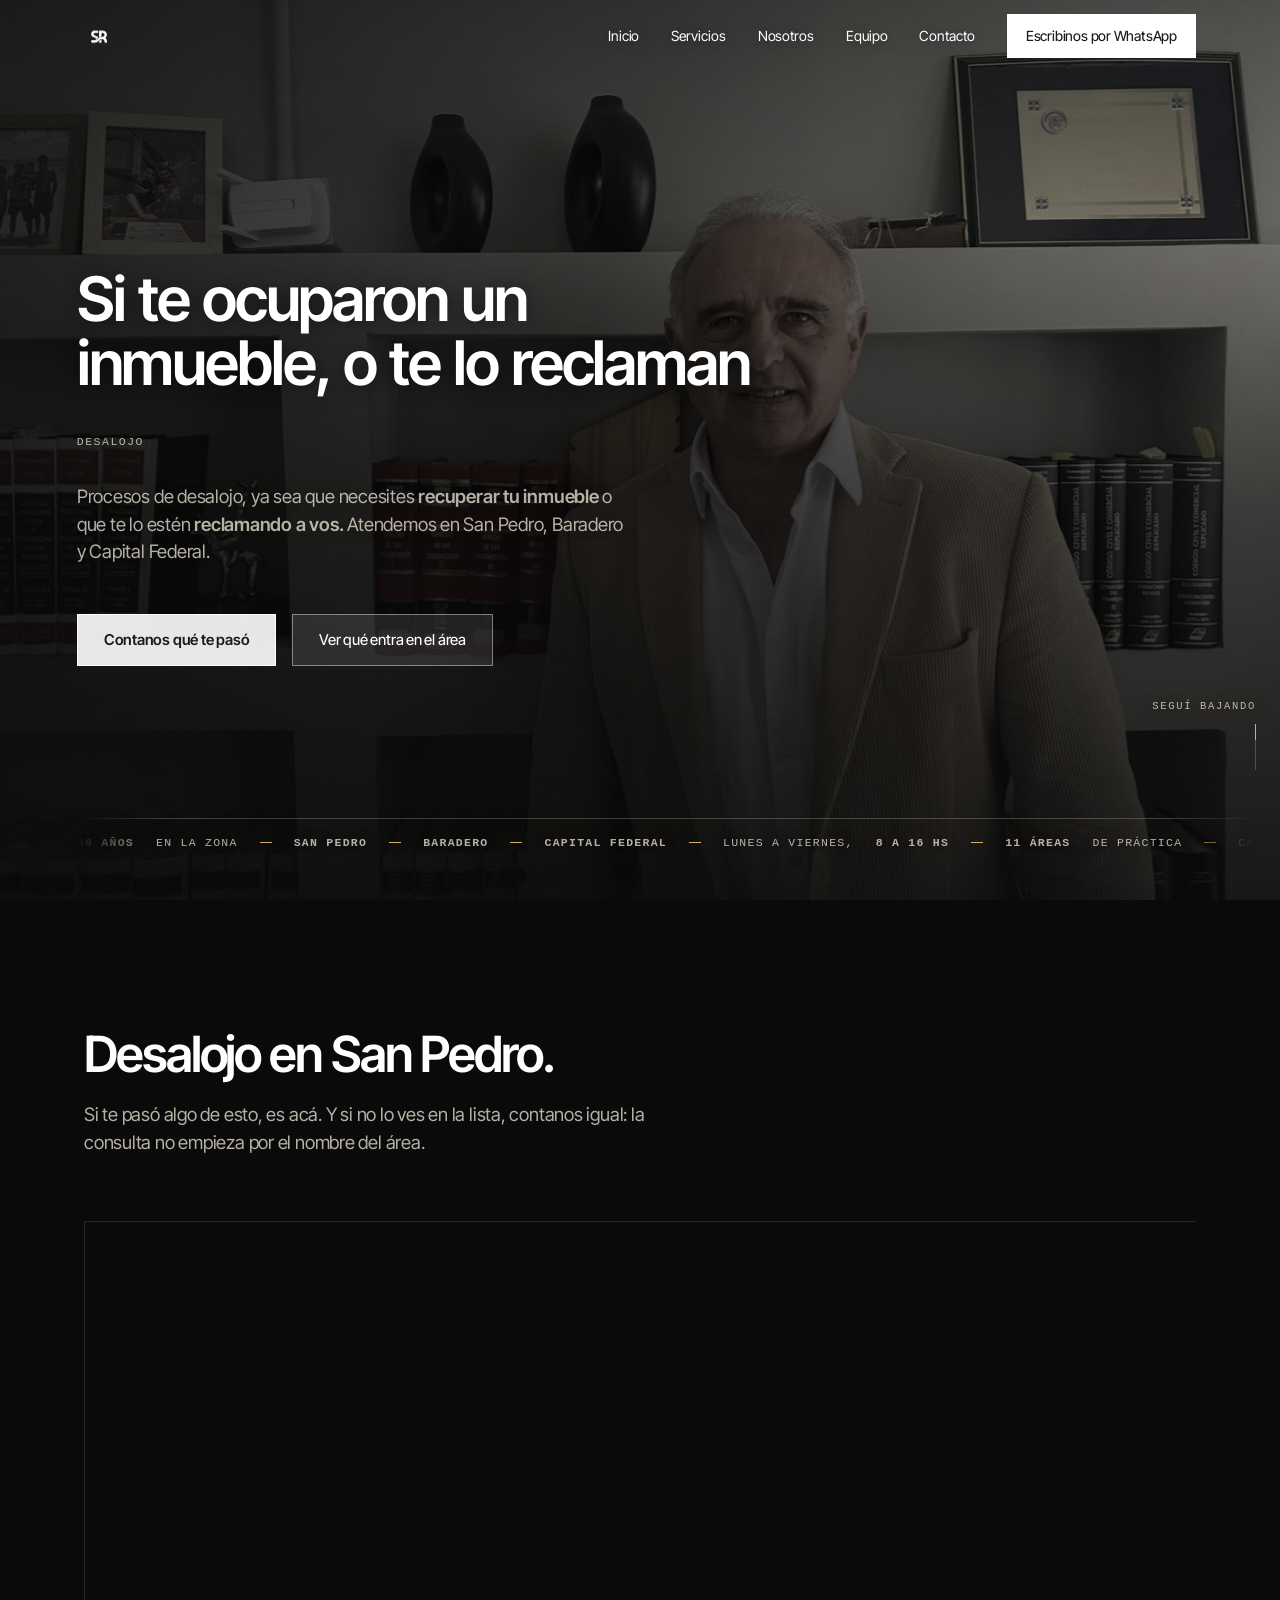
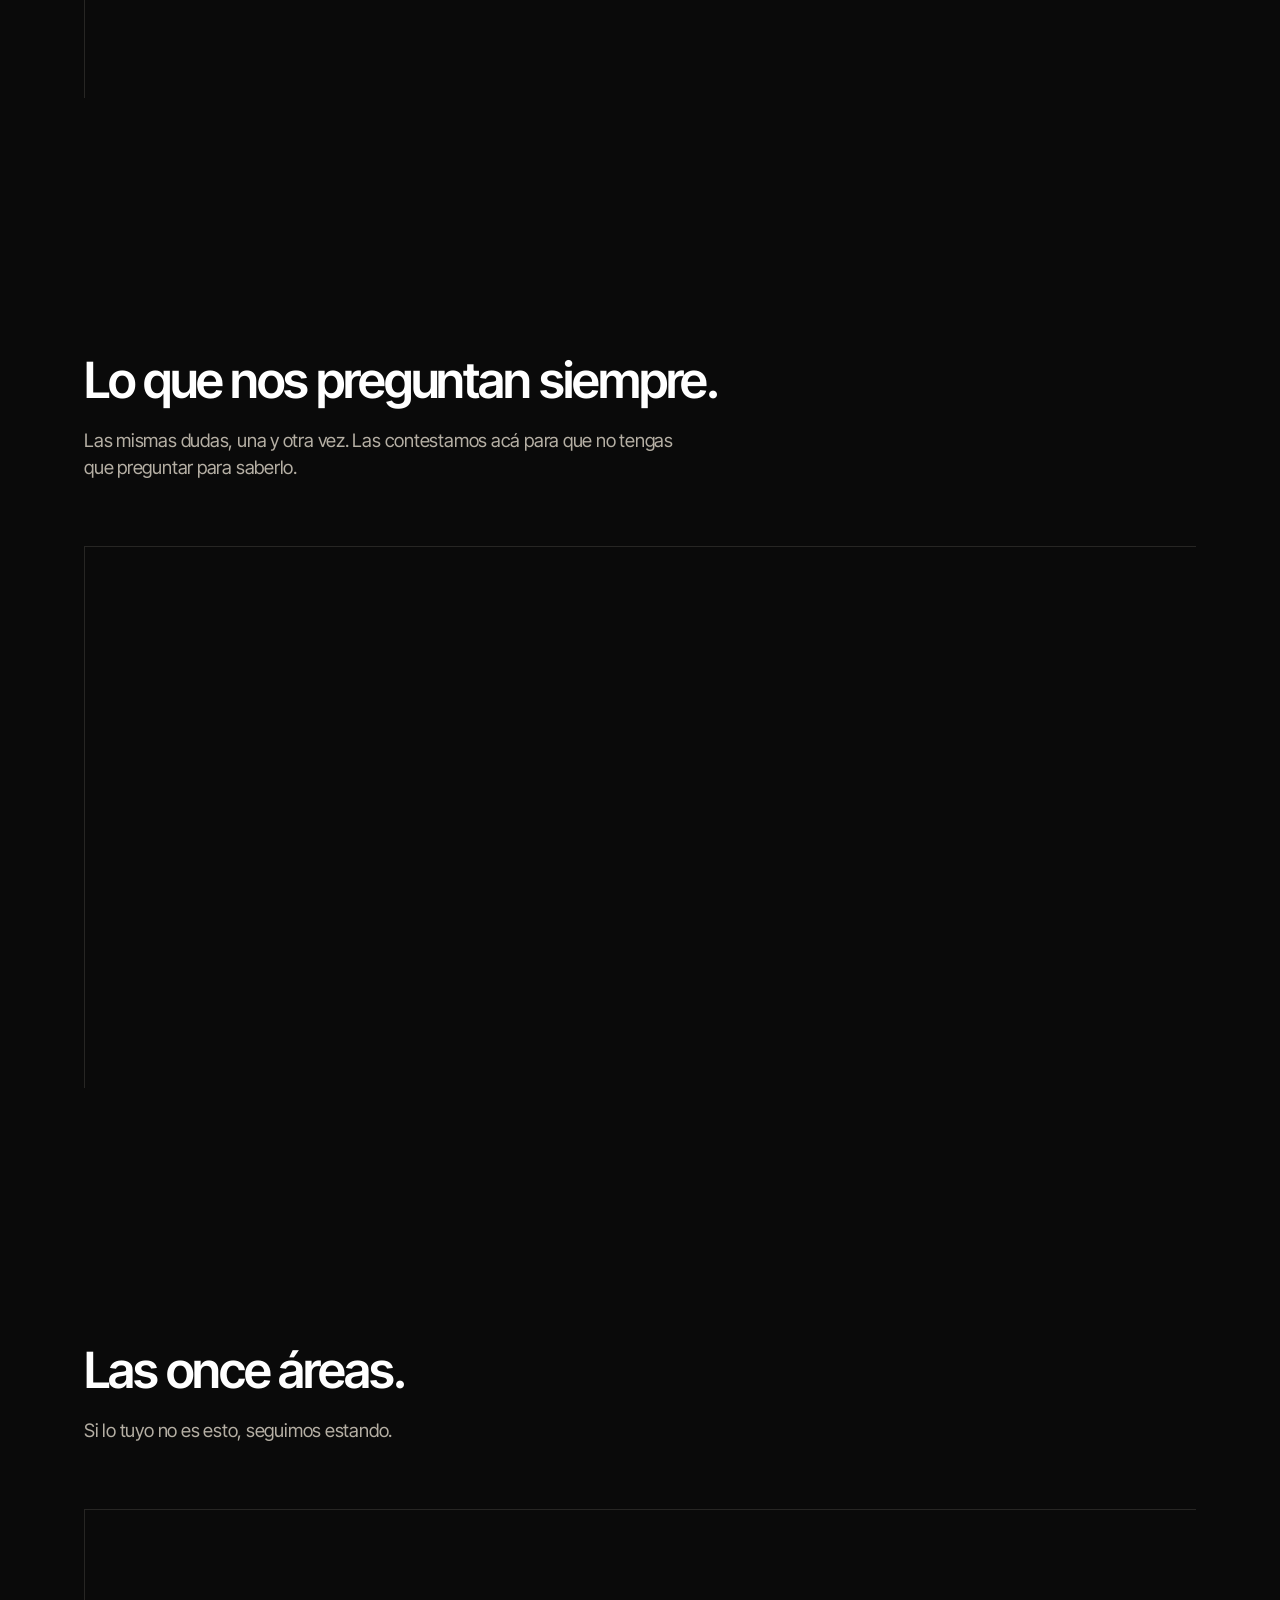
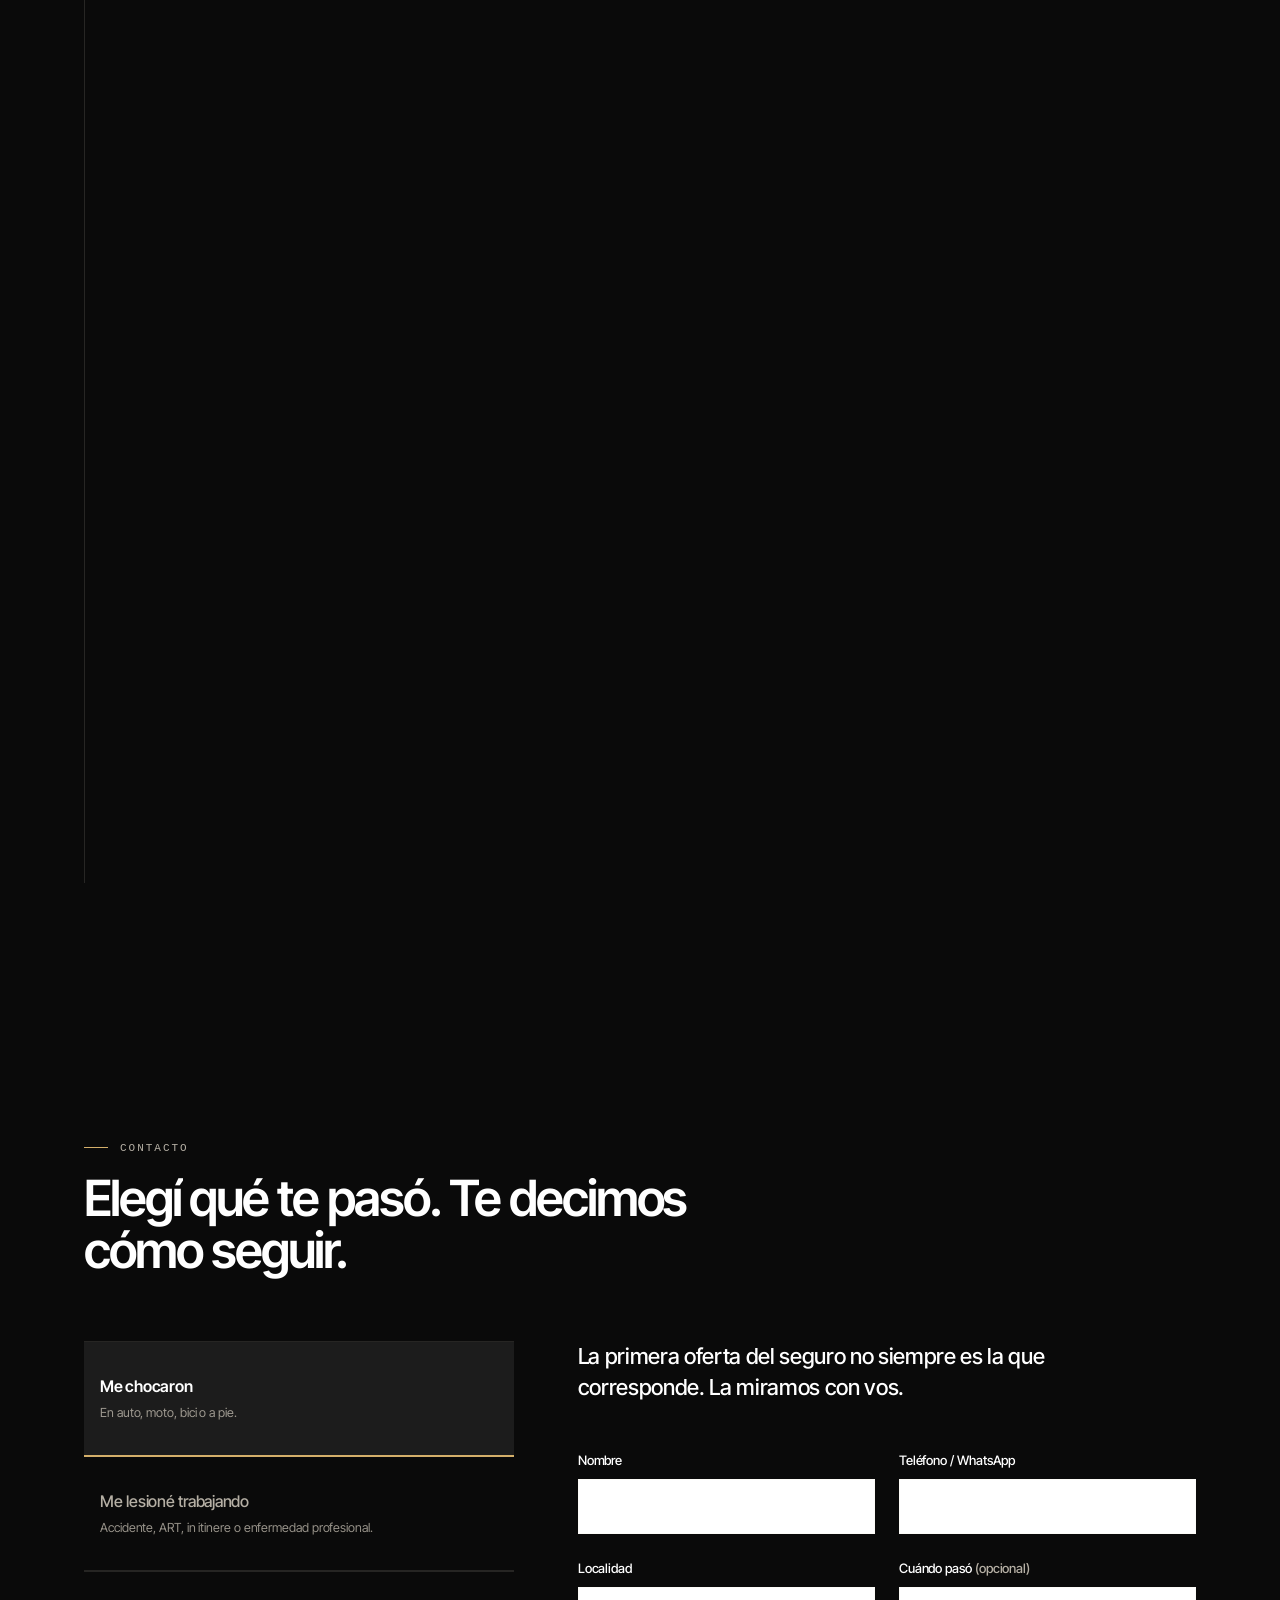
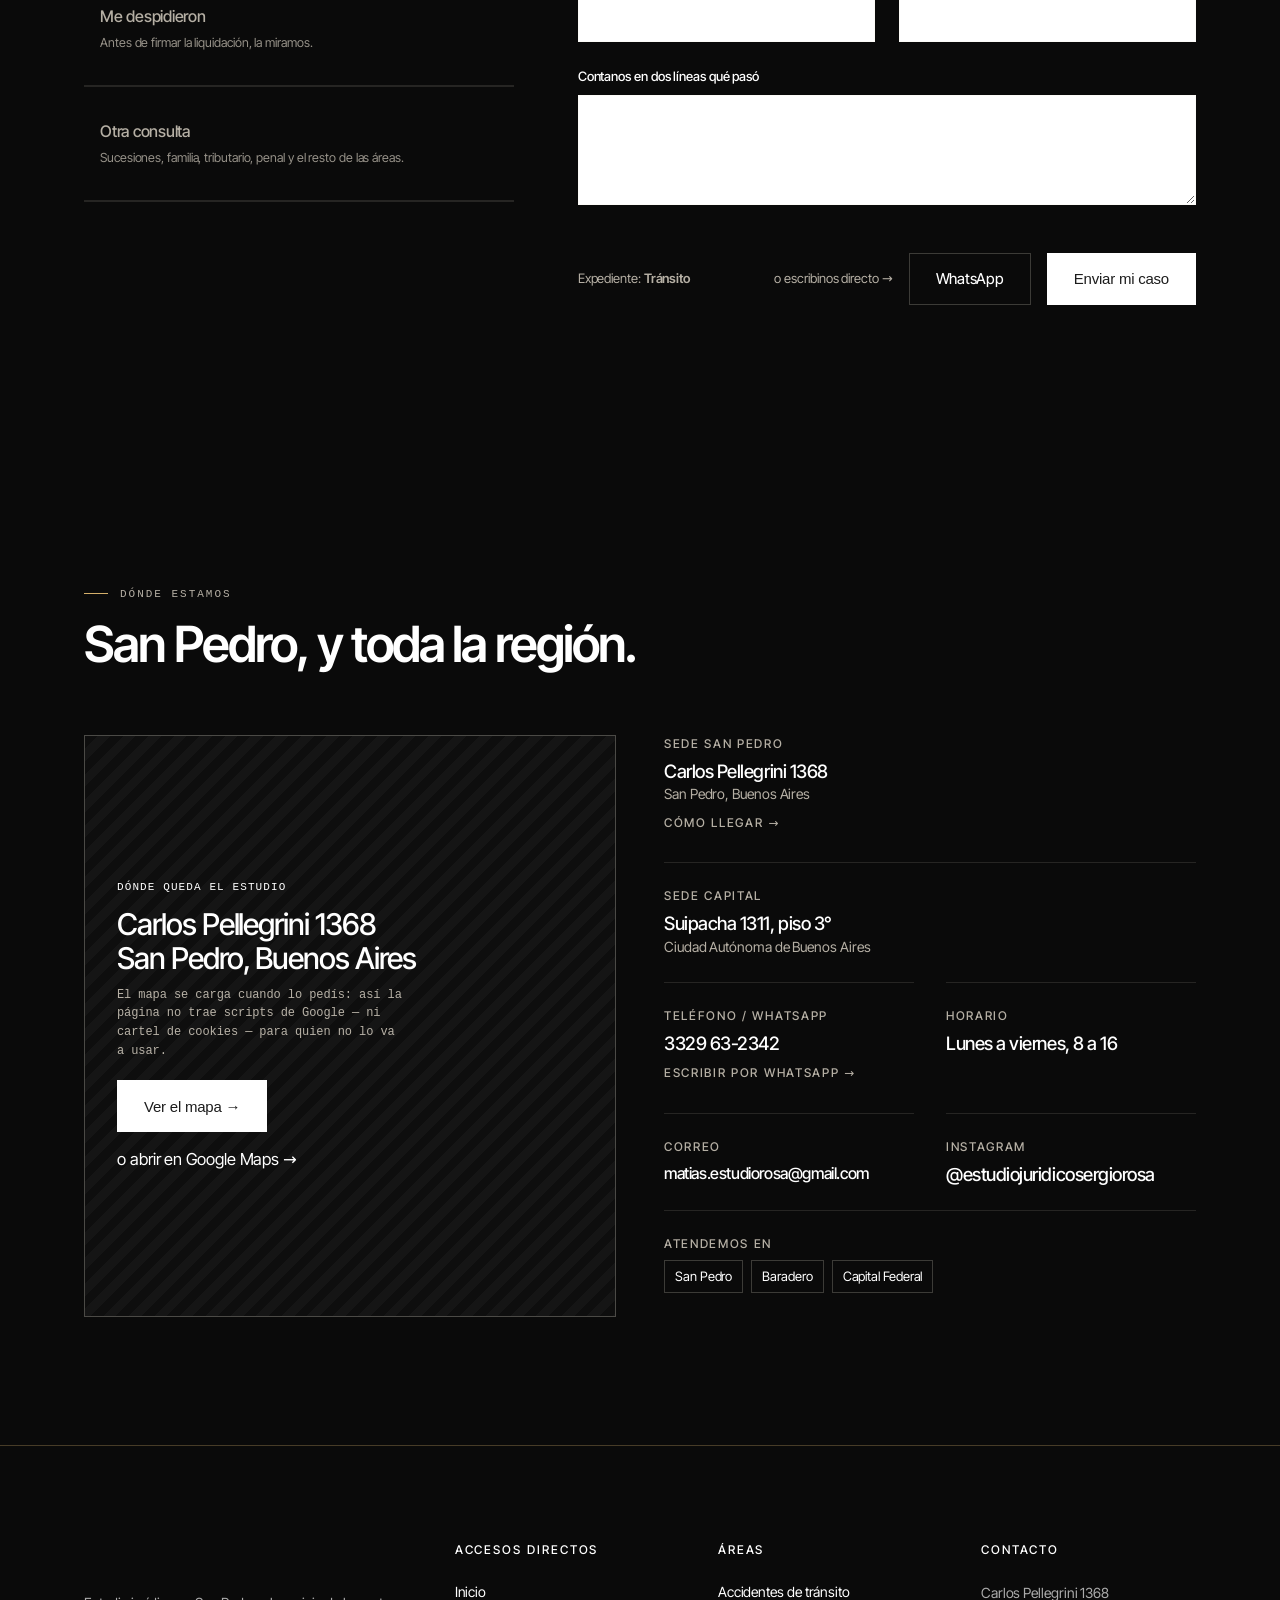
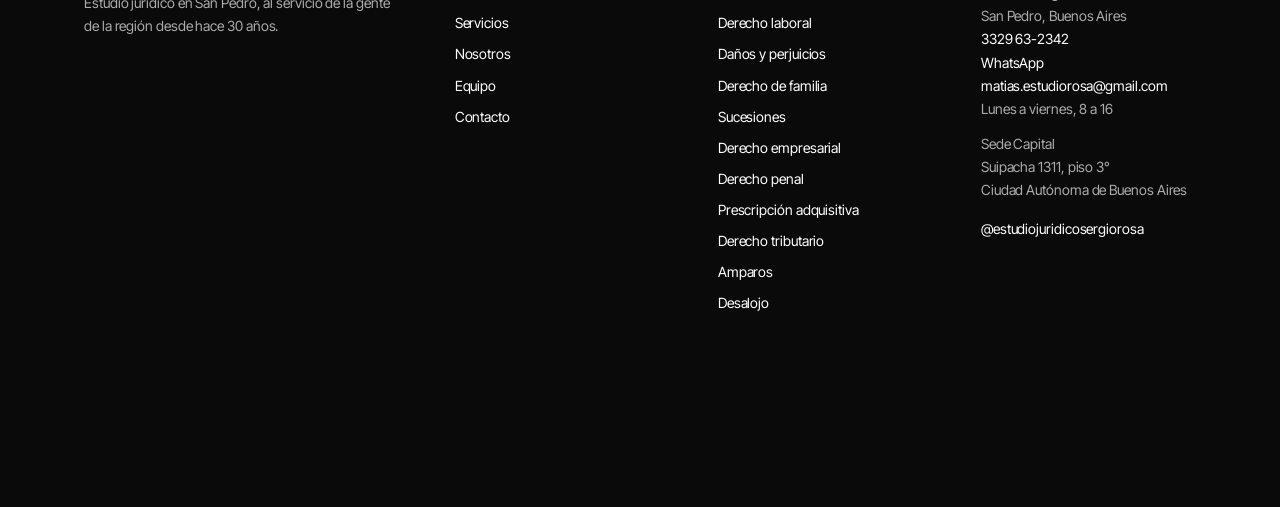
<file: desalojo/index.html>
<!DOCTYPE html>
<html lang="es-AR">
<head>
<meta charset="utf-8">
<meta name="viewport" content="width=device-width, initial-scale=1">
<title>Abogados de desalojo en San Pedro — Sergio Rosa y Asociados</title>
<meta name="description" content="Abogados de desalojo en San Pedro. Inquilinos que no pagan, contratos vencidos y usurpaciones. También si el desalojo te lo reclaman a vos.">

<!-- Inter e Inter Tight embebidas en base64 desde clientes/sergio-rosa/entregables/
     inter.b64 e intertight.b64 (06-08 y 09-08). Cero CDN, igual que carrusel-base.html
     — BRIEF §A. Subset "latin" de Google Fonts, variable 400-900: cubre español
     (incluye Latin-1 Supplement, o sea tildes, ñ, ¿¡) sin cargar cirílico ni griego. -->


<link rel="stylesheet" href="../assets/estilos.css">
<style>
.pag-area .hero h1{font-size:clamp(34px,4.8vw,64px);line-height:1.05;max-width:18ch}
.pag-area .hero .lead{margin-top:var(--s4)}
</style>
</head>

<body class="sin-js telonando pag-area">

<!-- Barra de lectura. Vacía a propósito: el script le escribe --p en cada
     cuadro. Si el script no corre, queda una hairline invisible de 2px. -->
<b class="lectura" aria-hidden="true"><i></i></b>

<!-- 00 · TELÓN DE APERTURA — ver el bloque 01bis del <style> y telon() en el
     script. Vive fuera de <main> porque no es contenido: es la puerta. Las dos
     piezas van aria-hidden y sin nada enfocable adentro, así que para un lector
     de pantalla la página empieza en el header, como si el telón no existiera.
     La cuenta tampoco se anuncia: es un reloj, no información. -->
<div class="telon" id="telon" aria-hidden="true">
  <b class="telon__hoja"></b>
  <div class="telon__carga"><b class="telon__n" id="telonN">00</b><span class="telon__pc">%</span></div>
  <b class="telon__barra"><i></i></b>
</div>
<!-- El símbolo va SUELTO, hermano del telón y no hijo: es lo único que no sube
     con la hoja — se queda y viaja hasta el logo del header. -->
<div class="telon__sim" id="telonSim" aria-hidden="true"><svg viewBox="0 0 457 400" aria-hidden="true" focusable="false"><g transform="matrix(1,0,0,1,-3923.354078,-158.025554)"><g transform="matrix(0.356776,0,0,0.555556,3448.841753,158.025554)"><g transform="matrix(2.802878,0,0,1.8,1236.584161,35.594531)"><path d="M258.048,99.5C258.078,93.491 257.628,93.314 258.483,92.484C259.584,91.413 307.264,91.829 316.451,92.914C346.125,96.418 371.962,115.927 376.005,146.579C381.258,186.409 351.3,201.871 351.451,203.509C351.551,204.592 377.373,219.098 377.834,258.494C377.932,266.887 378.706,272.646 375.508,272.681C372.946,272.709 349.258,272.97 343.488,272.68C340.162,272.513 341.296,265.444 341.23,260.502C340.918,237.223 325.502,214.862 291.483,221.414C245.831,230.206 252.517,272.878 191.5,272.678C142.924,272.519 142.022,273.547 141.359,271.555C140.894,270.159 141.195,242.054 141.222,239.489C141.257,236.24 143.247,237.23 187.5,237.123C238.66,236.998 238.598,201.641 278.624,188.931C294.86,183.775 333.405,190.224 339.122,164.405C347.506,126.538 299.865,124.809 295.595,126.717C293.698,127.566 294.889,152.628 294.604,177.504C294.561,181.219 289.948,179.3 278.487,182.455C263.169,186.672 257.847,193.965 257.923,189.47C258.05,182.019 258.049,182.032 258.048,99.5Z" style="fill:#FFFFFF"></path><path d="M182.438,93.039C187.383,92.597 206.771,90.863 244.482,91.919C247.77,92.011 246.756,99.046 246.755,106.5C246.752,124.997 247.821,127.551 243.501,127.556C197.184,127.608 179.642,124.742 176.884,140.578C172.396,166.348 208.242,162.283 231.679,180.225C233.549,181.657 235.34,183.229 237.025,184.967C242.688,190.808 246.248,198.343 246.216,199.541C246.134,202.605 211.42,232.283 212.926,224.536C218.326,196.763 179.887,203.649 154.678,180.305C131.675,159.004 131.346,102.297 182.438,93.039Z" style="fill:#FFFFFF"></path><path d="M258.034,264.501C257.982,260.584 257.538,249.121 258.766,247.705C271.79,232.69 287.699,228.707 290.606,227.979C295.001,226.878 294.602,229.029 294.603,233.499C294.609,271.275 294.875,272.562 292.515,272.671C292.154,272.687 260.01,272.682 259.467,272.653C257.344,272.538 258.03,266.775 258.034,264.501Z" style="fill:#FFFFFF"></path></g></g></g></svg></div>

<!-- 01 · HEADER -->
<header class="head" id="inicio">
  <div class="env head__in">
    <a class="marca" href="../index.html" aria-label="Sergio Rosa y Asociados — inicio">
      <svg viewBox="0 0 457 400" aria-hidden="true" focusable="false"><g transform="matrix(1,0,0,1,-3923.354078,-158.025554)"><g transform="matrix(0.356776,0,0,0.555556,3448.841753,158.025554)"><g transform="matrix(2.802878,0,0,1.8,1236.584161,35.594531)"><path d="M258.048,99.5C258.078,93.491 257.628,93.314 258.483,92.484C259.584,91.413 307.264,91.829 316.451,92.914C346.125,96.418 371.962,115.927 376.005,146.579C381.258,186.409 351.3,201.871 351.451,203.509C351.551,204.592 377.373,219.098 377.834,258.494C377.932,266.887 378.706,272.646 375.508,272.681C372.946,272.709 349.258,272.97 343.488,272.68C340.162,272.513 341.296,265.444 341.23,260.502C340.918,237.223 325.502,214.862 291.483,221.414C245.831,230.206 252.517,272.878 191.5,272.678C142.924,272.519 142.022,273.547 141.359,271.555C140.894,270.159 141.195,242.054 141.222,239.489C141.257,236.24 143.247,237.23 187.5,237.123C238.66,236.998 238.598,201.641 278.624,188.931C294.86,183.775 333.405,190.224 339.122,164.405C347.506,126.538 299.865,124.809 295.595,126.717C293.698,127.566 294.889,152.628 294.604,177.504C294.561,181.219 289.948,179.3 278.487,182.455C263.169,186.672 257.847,193.965 257.923,189.47C258.05,182.019 258.049,182.032 258.048,99.5Z" style="fill:#1C1C1C"></path><path d="M182.438,93.039C187.383,92.597 206.771,90.863 244.482,91.919C247.77,92.011 246.756,99.046 246.755,106.5C246.752,124.997 247.821,127.551 243.501,127.556C197.184,127.608 179.642,124.742 176.884,140.578C172.396,166.348 208.242,162.283 231.679,180.225C233.549,181.657 235.34,183.229 237.025,184.967C242.688,190.808 246.248,198.343 246.216,199.541C246.134,202.605 211.42,232.283 212.926,224.536C218.326,196.763 179.887,203.649 154.678,180.305C131.675,159.004 131.346,102.297 182.438,93.039Z" style="fill:#1C1C1C"></path><path d="M258.034,264.501C257.982,260.584 257.538,249.121 258.766,247.705C271.79,232.69 287.699,228.707 290.606,227.979C295.001,226.878 294.602,229.029 294.603,233.499C294.609,271.275 294.875,272.562 292.515,272.671C292.154,272.687 260.01,272.682 259.467,272.653C257.344,272.538 258.03,266.775 258.034,264.501Z" style="fill:#1C1C1C"></path></g></g></g></svg>
      <span class="marca__txt"><b>Sergio Rosa y Asociados</b><span>Estudio Jurídico</span></span>
    </a>
    <nav class="nav" aria-label="Principal">
      <a href="../index.html"><span class="barre">Inicio</span></a>
      <a href="../index.html#servicios"><span class="barre">Servicios</span></a>
      <a href="../index.html#nosotros"><span class="barre">Nosotros</span></a>
      <a href="../index.html#equipo"><span class="barre">Equipo</span></a>
      <a href="#contacto"><span class="barre">Contacto</span></a>
    </nav>
    <button class="head__menu" id="abrir" aria-label="Abrir menú" aria-expanded="false"><b></b><b></b><b></b></button>
    <a class="btn" href="https://wa.me/5493329632342?text=Hola%20Sergio%2C%20c%C3%B3mo%20est%C3%A1s%3F%20Necesito%20ayuda%20con%20mi%20situaci%C3%B3n%2C%20en%20el%20pr%C3%B3ximo%20mensaje%20te%20cuento%20m%C3%A1s." target="_blank" rel="noopener" aria-label="Escribinos por WhatsApp">
      <svg class="btn__ic" viewBox="0 0 24 24" aria-hidden="true" focusable="false"><path d="M12 2C6.48 2 2 6.48 2 12c0 1.85.5 3.58 1.36 5.07L2 22l5.05-1.33A9.94 9.94 0 0 0 12 22c5.52 0 10-4.48 10-10S17.52 2 12 2zm0 18.15c-1.6 0-3.1-.44-4.38-1.2l-.31-.19-3.05.8.81-2.97-.2-.31A8.15 8.15 0 1 1 20.15 12 8.16 8.16 0 0 1 12 20.15zm4.52-6.1c-.25-.12-1.47-.72-1.7-.81-.23-.08-.39-.12-.56.12-.17.25-.64.81-.78.97-.14.17-.29.19-.54.06-.25-.12-1.04-.38-1.99-1.22-.74-.65-1.23-1.46-1.38-1.71-.14-.25-.02-.38.11-.51.11-.11.25-.29.37-.43.12-.14.16-.25.25-.41.08-.17.04-.31-.02-.43-.06-.12-.56-1.35-.77-1.85-.2-.48-.41-.42-.56-.43h-.48c-.17 0-.43.06-.66.31-.23.25-.86.84-.86 2.04 0 1.2.88 2.37 1 2.53.12.17 1.73 2.64 4.2 3.7.59.25 1.05.4 1.41.51.59.19 1.13.16 1.56.1.48-.07 1.47-.6 1.68-1.18.21-.58.21-1.08.14-1.18-.06-.11-.23-.17-.48-.29z"/></svg>
      <span class="btn__txt">Escribinos por WhatsApp</span>
    </a>
  </div>
</header>

<div class="panel" id="panel" aria-hidden="true">
  <button id="cerrar" aria-label="Cerrar menú">✕</button>
  <a href="../index.html">Inicio</a>
  <a href="../index.html#servicios">Servicios</a>
  <a href="../index.html#nosotros">Nosotros</a>
  <a href="../index.html#equipo">Equipo</a>
  <a href="#contacto">Contacto</a>
</div>

<main>
<section class="hero sec--dark">
    <div class="hero__foto"><img src="../assets/img/sergio-rosa-abogado-san-pedro.webp" fetchpriority="high" alt="Dr. Sergio Rosa" width="1600" height="1067"></div>
    <div class="env">
      <h1 data-anim data-no-split>Si te ocuparon un inmueble, o te lo reclaman</h1>

      <!-- Doce situaciones, una por área de práctica. El ORDEN es el del
           bloque 04 de acá abajo: volumen real de consulta, tránsito y
           laboral primero. La palabra frena el scroll; el área evita que
           "negaron" o "intimaron" queden colgadas sin sujeto. -->
      <div class="hero__meta" aria-hidden="true" data-anim>
        <b class="hero__prog"></b>
        <span class="hero__area"><span class="hero__areavia"><span>Desalojo</span></span></span>
      </div>

      <!-- La bajada del hero dice, desde el 18-08 y a pedido del cliente, lo que
           el estudio considera lo más importante de todo: qué hace con lo que le
           traés. Reemplaza a la de trayectoria + honorarios.
           Los dos <strong> no cambian de color: cambian de peso, 400 → 600.
           ⚠️ Lo que se fue con la bajada vieja: "recién entonces hablamos de
           honorarios", que era el reemplazo aprobado del §D-1 de "gratis". Los
           treinta años y las tres ciudades NO se perdieron — siguen en la cinta
           de acá abajo, en nosotros, en equipo y en el pie. La página vuelve a
           no decir en ninguna parte cómo se cobra. -->
      <p class="lead" data-anim>Procesos de desalojo, ya sea que necesites <strong>recuperar tu inmueble</strong> o que te lo estén <strong>reclamando a vos.</strong> Atendemos en San Pedro, Baradero y Capital Federal.</p>

      <div class="hero__cta" data-anim>
        <a class="btn" href="https://wa.me/5493329632342?text=Hola%20Sergio%2C%20c%C3%B3mo%20est%C3%A1s%3F%20Necesito%20ayuda%20con%20mi%20situaci%C3%B3n%2C%20en%20el%20pr%C3%B3ximo%20mensaje%20te%20cuento%20m%C3%A1s." target="_blank" rel="noopener">Contanos qué te pasó</a>
        <a class="btn btn--gh" href="#situaciones">Ver qué entra en el área</a>
      </div>

      <a class="hero__baja" href="#situaciones" data-anim>
        <span class="hero__bajaT">Seguí bajando</span>
        <b class="hero__bajaL" aria-hidden="true"></b>
      </a>

      <!-- 03 · CONTADOR — pasó de tres fichas con count-up a esta cinta.
           Mismos datos (§1 del BRIEF), aria-hidden porque los mismos números
           están en texto accesible en nosotros, equipo, contacto y pie. -->
      <div class="hero__cinta" aria-hidden="true" data-anim>
        <div class="hero__pista">
          <div class="hero__set"><span class="hero__dato"><b>30 años</b> en la zona</span><span class="hero__dato"><b>San Pedro</b></span><span class="hero__dato"><b>Baradero</b></span><span class="hero__dato"><b>Capital Federal</b></span><span class="hero__dato">Lunes a viernes, <b>8 a 16 hs</b></span><span class="hero__dato"><b>11 áreas</b> de práctica</span><span class="hero__dato">Carlos Pellegrini <b>1368</b></span><span class="hero__dato">Suipacha <b>1311</b>, CABA</span></div>
          <div class="hero__set"><span class="hero__dato"><b>30 años</b> en la zona</span><span class="hero__dato"><b>San Pedro</b></span><span class="hero__dato"><b>Baradero</b></span><span class="hero__dato"><b>Capital Federal</b></span><span class="hero__dato">Lunes a viernes, <b>8 a 16 hs</b></span><span class="hero__dato"><b>11 áreas</b> de práctica</span><span class="hero__dato">Carlos Pellegrini <b>1368</b></span><span class="hero__dato">Suipacha <b>1311</b>, CABA</span></div>
        </div>
      </div>
    </div>
  </section>

  <section class="sec sec--dark" id="situaciones">
    <div class="env">
      <h2 data-anim style="margin:0 0 20px;max-width:22ch">Desalojo en San Pedro.</h2>
      <p class="lead" data-anim>Si te pasó algo de esto, es acá. Y si no lo ves en la lista, contanos igual: la consulta no empieza por el nombre del área.</p>
      <div class="srv srvN">
          <a class="srv__c" href="#contacto" data-motivo="otra" data-anim="cortina">
            <div class="srv__b">
              <span class="srv__n">01</span>
              <h3>El inquilino no paga</h3>
              <p>La renta dejó de entrar y el contrato sigue corriendo.</p>
            </div>
            <span class="srv__mas">Consultá por esto <i>→</i></span>
          </a>
          <a class="srv__c" href="#contacto" data-motivo="otra" data-anim="cortina">
            <div class="srv__b">
              <span class="srv__n">02</span>
              <h3>Contrato vencido</h3>
              <p>El plazo terminó y no te devuelven el inmueble.</p>
            </div>
            <span class="srv__mas">Consultá por esto <i>→</i></span>
          </a>
          <a class="srv__c" href="#contacto" data-motivo="otra" data-anim="cortina">
            <div class="srv__b">
              <span class="srv__n">03</span>
              <h3>Usurpación</h3>
              <p>Entraron sin permiso y no se van.</p>
            </div>
            <span class="srv__mas">Consultá por esto <i>→</i></span>
          </a>
          <a class="srv__c" href="#contacto" data-motivo="otra" data-anim="cortina">
            <div class="srv__b">
              <span class="srv__n">04</span>
              <h3>Prestaste el lugar</h3>
              <p>El comodato terminó y ahora no te lo devuelven.</p>
            </div>
            <span class="srv__mas">Consultá por esto <i>→</i></span>
          </a>
          <a class="srv__c" href="#contacto" data-motivo="otra" data-anim="cortina">
            <div class="srv__b">
              <span class="srv__n">05</span>
              <h3>Te reclaman a vos</h3>
              <p>Recibiste una demanda o una intimación para irte.</p>
            </div>
            <span class="srv__mas">Consultá por esto <i>→</i></span>
          </a>
          <a class="srv__c" href="#contacto" data-motivo="otra" data-anim="cortina">
            <div class="srv__b">
              <span class="srv__n">06</span>
              <h3>Familiares y ex parejas</h3>
              <p>Los casos donde el conflicto es doméstico y no comercial.</p>
            </div>
            <span class="srv__mas">Consultá por esto <i>→</i></span>
          </a>
        </div>
    </div>
  </section>


  <section class="sec sec--dark" id="preguntas">
    <div class="env">
      <h2 data-anim style="margin:0 0 20px;max-width:22ch">Lo que nos preguntan siempre.</h2>
      <p class="lead" data-anim>Las mismas dudas, una y otra vez. Las contestamos acá para que no tengas que preguntar para saberlo.</p>
      <div class="srv srvN">
          <a class="srv__c" href="#contacto" data-motivo="otra" data-anim="cortina">
            <div class="srv__b">
              <span class="srv__n">01</span>
              <h3>Mi inquilino no paga, ¿puedo cambiar la cerradura?</h3>
              <p>No. Sacar a alguien por mano propia te pone a vos en problemas, incluso teniendo razón. El camino es el judicial, y suele ser más rápido de lo que la gente cree.</p>
            </div>
            <span class="srv__mas">Contanos tu caso <i>→</i></span>
          </a>
          <a class="srv__c" href="#contacto" data-motivo="otra" data-anim="cortina">
            <div class="srv__b">
              <span class="srv__n">02</span>
              <h3>Ocuparon un terreno mío</h3>
              <p>Cuanto antes se actúe, mejor. Traé el título o lo que acredite que es tuyo, y las fechas de cuándo lo notaste.</p>
            </div>
            <span class="srv__mas">Contanos tu caso <i>→</i></span>
          </a>
          <a class="srv__c" href="#contacto" data-motivo="otra" data-anim="cortina">
            <div class="srv__b">
              <span class="srv__n">03</span>
              <h3>Me llegó una demanda de desalojo</h3>
              <p>No la dejes pasar: hay un plazo para contestar y defensas que se pierden si se vence. Traela y la miramos.</p>
            </div>
            <span class="srv__mas">Contanos tu caso <i>→</i></span>
          </a>
          <a class="srv__c" href="#contacto" data-motivo="otra" data-anim="cortina">
            <div class="srv__b">
              <span class="srv__n">04</span>
              <h3>No tengo contrato escrito</h3>
              <p>Se puede reclamar igual. Los recibos, las transferencias y los mensajes sirven para probar la relación.</p>
            </div>
            <span class="srv__mas">Contanos tu caso <i>→</i></span>
          </a>
          <a class="srv__c" href="#contacto" data-motivo="otra" data-anim="cortina">
            <div class="srv__b">
              <span class="srv__n">05</span>
              <h3>¿Cuánto tarda un desalojo?</h3>
              <p>Depende de la causa y de si la otra parte se presenta. En la primera charla te damos un plazo estimado para tu caso.</p>
            </div>
            <span class="srv__mas">Contanos tu caso <i>→</i></span>
          </a>
          <a class="srv__c" href="#contacto" data-motivo="otra" data-anim="cortina">
            <div class="srv__b">
              <span class="srv__n">06</span>
              <h3>Vive un familiar y no se quiere ir</h3>
              <p>Es de las situaciones más frecuentes, y también la más delicada. Se puede resolver, y conviene hacerlo con asesoramiento desde el principio.</p>
            </div>
            <span class="srv__mas">Contanos tu caso <i>→</i></span>
          </a>
        </div>
    </div>
  </section>


  <section class="sec sec--dark" id="otras">
    <div class="env">
      <h2 data-anim style="margin:0 0 20px;max-width:22ch">Las once áreas.</h2>
      <p class="lead" data-anim>Si lo tuyo no es esto, seguimos estando.</p>
      <div class="srv srvN">
          <a class="srv__c" href="../accidentes-de-transito/index.html" data-anim="cortina">
            <div class="srv__b">
              <span class="srv__n">01</span>
              <h3>Accidentes de tránsito</h3>
              <p>Autos, motos, peatones, bicis. Antes de aceptar la oferta de la aseguradora, dejanos revisarla.</p>
            </div>
            <span class="srv__mas">Conocé más <i>→</i></span>
          </a>
          <a class="srv__c" href="../derecho-laboral/index.html" data-anim="cortina">
            <div class="srv__b">
              <span class="srv__n">02</span>
              <h3>Derecho laboral</h3>
              <p>Despidos, accidentes de trabajo, enfermedades profesionales. Revisamos el alta o la liquidación antes de que firmes.</p>
            </div>
            <span class="srv__mas">Conocé más <i>→</i></span>
          </a>
          <a class="srv__c" href="../danos-y-perjuicios/index.html" data-anim="cortina">
            <div class="srv__b">
              <span class="srv__n">03</span>
              <h3>Daños y perjuicios</h3>
              <p>Reclamos y reparación cuando otro te causó un daño, dentro o fuera del tránsito.</p>
            </div>
            <span class="srv__mas">Conocé más <i>→</i></span>
          </a>
          <a class="srv__c" href="../derecho-de-familia/index.html" data-anim="cortina">
            <div class="srv__b">
              <span class="srv__n">04</span>
              <h3>Derecho de familia</h3>
              <p>Alimentos, cuidado personal, divorcio, filiación. Te acompañamos en cada etapa del trámite.</p>
            </div>
            <span class="srv__mas">Conocé más <i>→</i></span>
          </a>
          <a class="srv__c" href="../sucesiones/index.html" data-anim="cortina">
            <div class="srv__b">
              <span class="srv__n">05</span>
              <h3>Sucesiones</h3>
              <p>Herencias y particiones, resueltas con el mismo criterio y la misma cercanía de siempre.</p>
            </div>
            <span class="srv__mas">Conocé más <i>→</i></span>
          </a>
          <a class="srv__c" href="../derecho-empresarial/index.html" data-anim="cortina">
            <div class="srv__b">
              <span class="srv__n">06</span>
              <h3>Derecho empresarial</h3>
              <p>Asesoramiento a pymes de la región en la creación y estructura de su empresa.</p>
            </div>
            <span class="srv__mas">Conocé más <i>→</i></span>
          </a>
          <a class="srv__c" href="../derecho-penal/index.html" data-anim="cortina">
            <div class="srv__b">
              <span class="srv__n">07</span>
              <h3>Derecho penal</h3>
              <p>Defensa técnica a cargo del Dr. Matías Seery, especialista en la materia.</p>
            </div>
            <span class="srv__mas">Conocé más <i>→</i></span>
          </a>
          <a class="srv__c" href="../prescripcion-adquisitiva/index.html" data-anim="cortina">
            <div class="srv__b">
              <span class="srv__n">08</span>
              <h3>Prescripción adquisitiva</h3>
              <p>Usucapión de inmuebles, con el proceso explicado paso a paso.</p>
            </div>
            <span class="srv__mas">Conocé más <i>→</i></span>
          </a>
          <a class="srv__c" href="../derecho-tributario/index.html" data-anim="cortina">
            <div class="srv__b">
              <span class="srv__n">09</span>
              <h3>Derecho tributario</h3>
              <p>Defensa ante ARCA (ex AFIP) y ante el Tribunal Fiscal, a cargo del Dr. Sergio H Rosa.</p>
            </div>
            <span class="srv__mas">Conocé más <i>→</i></span>
          </a>
          <a class="srv__c" href="../amparos/index.html" data-anim="cortina">
            <div class="srv__b">
              <span class="srv__n">10</span>
              <h3>Amparos</h3>
              <p>Reclamos urgentes cuando un derecho está siendo vulnerado y no hay tiempo para el trámite ordinario.</p>
            </div>
            <span class="srv__mas">Conocé más <i>→</i></span>
          </a>
          <a class="srv__c" href="#situaciones" data-anim="cortina">
            <div class="srv__b">
              <span class="srv__n">11</span>
              <h3>Desalojo</h3>
              <p>Procesos de desalojo, ya sea que necesites recuperar tu inmueble o que te lo estén reclamando a vos.</p>
            </div>
            <span class="srv__mas">Estás en esta área <i>→</i></span>
          </a>
          <a class="srv__c srv__c--cta" href="#contacto" data-motivo="otra" data-anim="cortina">
            <div class="srv__b">
              <span class="srv__n">12</span>
              <h3>¿Lo tuyo no está en la lista?</h3>
              <p>Contanos igual qué te pasó. Son once áreas, pero la consulta no empieza por el nombre del área.</p>
            </div>
            <span class="srv__mas">Contanos tu caso <i>→</i></span>
          </a>
        </div>
    </div>
  </section>

<section class="sec sec--dark" id="contacto">
    <div class="env">
      <p class="kick" data-anim>Contacto</p>
      <h2 data-anim style="margin:16px 0 20px;max-width:20ch">Elegí qué te pasó. Te decimos cómo seguir.</h2>

      <!-- DESTINO: matias.estudiorosa@gmail.com. Sin servidor, el envío arma el mail con los datos
           del formulario y lo abre en el cliente de correo de la persona. Es el
           único destino posible en un archivo que abre con doble clic; si más
           adelante hay un servicio de formularios, se cambia sólo el submit. -->
      <!-- El movimiento pasó del <form> entero a sus dos mitades (12-08): las
           pestañas entran desde la izquierda y el panel desde la derecha, y el
           bloque se abre como una carpeta. Va en .leg__rail y no en .leg__col
           porque la columna es sticky y no se le cuelga un filtro encima. -->
      <form class="leg" id="form" novalidate>
        <div class="leg__col">
          <!-- Patrón ARIA de pestañas completo (14-08): cada tab con id para que
               el panel lo pueda nombrar, y un solo tabindex=0 en la seleccionada
               —el resto en -1— porque declarar role="tablist" es un contrato:
               quien usa lector de pantalla espera moverse con las flechas y que
               el grupo entero ocupe una sola parada de tabulación. Las flechas
               las cablea el <script> del final. -->
          <div class="leg__rail" role="tablist" aria-label="Qué te pasó" id="rail" data-anim="izq">
            <button class="leg__tab" role="tab" id="tab-choque" aria-selected="true" aria-controls="panel-contacto" tabindex="0" data-motivo="choque" type="button">
              <span>Me chocaron</span><i>En auto, moto, bici o a pie.</i>
            </button>
            <button class="leg__tab" role="tab" id="tab-trabajo" aria-selected="false" aria-controls="panel-contacto" tabindex="-1" data-motivo="trabajo" type="button">
              <span>Me lesioné trabajando</span><i>Accidente, ART, in itinere o enfermedad profesional.</i>
            </button>
            <button class="leg__tab" role="tab" id="tab-despido" aria-selected="false" aria-controls="panel-contacto" tabindex="-1" data-motivo="despido" type="button">
              <span>Me despidieron</span><i>Antes de firmar la liquidación, la miramos.</i>
            </button>
            <button class="leg__tab" role="tab" id="tab-otra" aria-selected="false" aria-controls="panel-contacto" tabindex="-1" data-motivo="otra" type="button">
              <span>Otra consulta</span><i>Sucesiones, familia, tributario, penal y el resto de las áreas.</i>
            </button>
          </div>
        </div>

        <div class="leg__panel" role="tabpanel" id="panel-contacto" aria-labelledby="tab-choque" data-anim="der">
          <p class="leg__voz" id="voz">La primera oferta del seguro no siempre es la que corresponde. La miramos con vos.</p>

          <!-- Nada de subir documentación, fotos del accidente ni datos del
               expediente: son datos sensibles y el formulario no es el lugar. -->
          <div class="campos" style="margin-top:var(--s5)">
            <div class="campo">
              <label for="nombre">Nombre</label>
              <input id="nombre" name="nombre" type="text" autocomplete="name" required>
            </div>
            <div class="campo">
              <label for="tel">Teléfono / WhatsApp</label>
              <input id="tel" name="tel" type="tel" inputmode="tel" autocomplete="tel" required>
            </div>
            <div class="campo">
              <label for="loc">Localidad</label>
              <input id="loc" name="localidad" type="text" autocomplete="address-level2">
            </div>
            <div class="campo">
              <label for="cuando">Cuándo pasó <i>(opcional)</i></label>
              <input id="cuando" name="cuando" type="text">
            </div>
            <div class="campo campo--full">
              <label for="detalle">Contanos en dos líneas qué pasó</label>
              <textarea id="detalle" name="detalle"></textarea>
            </div>
          </div>

          <div class="form__pie">
            <span class="form__nota" style="margin:0">Expediente: <b class="leg__tag" id="voz-tag">Tránsito</b></span>
            <div class="form__der">
              <span class="form__o">o escribinos directo →</span>
              <a class="btn btn--gh" href="https://wa.me/5493329632342?text=Hola%20Sergio%2C%20c%C3%B3mo%20est%C3%A1s%3F%20Necesito%20ayuda%20con%20mi%20situaci%C3%B3n%2C%20en%20el%20pr%C3%B3ximo%20mensaje%20te%20cuento%20m%C3%A1s." target="_blank" rel="noopener">WhatsApp</a>
              <button class="btn form__env" type="submit">Enviar mi caso</button>
            </div>
          </div>
          <p class="form__nota" id="aviso" role="status"></p>
        </div>

        <input type="hidden" name="motivo" id="motivo-real" value="choque">
      </form>

      <!-- Reemplaza al formulario en el mismo lugar, sin que la página salte.
           El texto es el decidido en el BRIEF: pregunta que desafía arriba,
           "Caso aceptado." abajo. -->
      <div class="listo oculto" id="listo" role="status">
        <p class="paso__t" style="margin:0">Confirmación</p>
        <h3>Caso aceptado.</h3>
        <p>Te escribimos por WhatsApp para contarte si hay caso. Atendemos de lunes a viernes, de 8 a 16.</p>
        <p class="hueco__d" style="margin-top:20px">Se abre tu correo con la consulta armada. Si no se abrió, escribinos a <a href="mailto:matias.estudiorosa@gmail.com">matias.estudiorosa@gmail.com</a> o llamá al <a href="tel:+543329632342">3329 63-2342</a>.</p>
      </div>
    </div>
  </section>
<section class="sec sec--dark" id="donde">
    <div class="env">
      <p class="kick" data-anim>Dónde estamos</p>
      <h2 data-anim style="margin-top:16px;max-width:20ch">San Pedro, y toda la región.</h2>
      <div class="mapa-grid">
        <!-- El embed de Google carga scripts y arrastra cartel de cookies.
             Va una imagen del mapa embebida en el archivo, con link a Google Maps:
             cero scripts, cero cartel, un clic más. -->
        <div class="mapa" id="mapa" data-anim="izq">
          <div class="mapa__pre">
            <p class="hueco__t">Dónde queda el estudio</p>
            <h3>Carlos Pellegrini 1368<br>San Pedro, Buenos Aires</h3>
            <p class="hueco__d" style="max-width:40ch">El mapa se carga cuando lo pedís: así la página no trae scripts de Google — ni cartel de cookies — para quien no lo va a usar.</p>
            <button class="btn" type="button" id="mapa-load">Ver el mapa →</button>
            <p style="margin-top:4px"><a href="https://maps.app.goo.gl/MZXgna2a5sL994fv5" target="_blank" rel="noopener"><span class="barre">o abrir en Google Maps →</span></a></p>
          </div>
        </div>
        <div class="ficha" data-anim="der">
          <div class="f-full"><span>Sede San Pedro</span><h3>Carlos Pellegrini 1368</h3><p>San Pedro, Buenos Aires</p>
            <p style="margin-top:8px"><a href="https://maps.app.goo.gl/MZXgna2a5sL994fv5" target="_blank" rel="noopener"><span class="barre">Cómo llegar →</span></a></p></div>
          <div class="f-full"><span>Sede Capital</span><h3>Suipacha 1311, piso 3°</h3><p>Ciudad Autónoma de Buenos Aires</p></div>
          <div><span>Teléfono / WhatsApp</span><h3><a href="tel:+543329632342">3329 63-2342</a></h3>
            <p style="margin-top:8px"><a href="https://wa.me/5493329632342?text=Hola%20Sergio%2C%20c%C3%B3mo%20est%C3%A1s%3F%20Necesito%20ayuda%20con%20mi%20situaci%C3%B3n%2C%20en%20el%20pr%C3%B3ximo%20mensaje%20te%20cuento%20m%C3%A1s." target="_blank" rel="noopener"><span class="barre">Escribir por WhatsApp →</span></a></p></div>
          <div><span>Horario</span><h3>Lunes a viernes, 8 a 16</h3></div>
          <div><span>Correo</span><h3 style="font-size:16px"><a href="mailto:matias.estudiorosa@gmail.com">matias.estudiorosa@gmail.com</a></h3></div>
          <!-- Handle cerrado el 2026-08-07: @estudiojuridicosergiorosa.
               Se cambió antes de que la cuenta tuviera volumen — con un solo post
               publicado era el momento más barato y no vuelve. -->
          <div><span>Instagram</span><h3><a href="https://instagram.com/estudiojuridicosergiorosa" target="_blank" rel="noopener">@estudiojuridicosergiorosa</a></h3></div>
          <div class="f-full"><span>Atendemos en</span>
            <div class="pills"><i>San Pedro</i><i>Baradero</i><i>Capital Federal</i></div></div>
        </div>
      </div>
    </div>
  </section>
</main>

<!-- 10 · FOOTER -->
<footer class="foot">
  <div class="env">
    <div class="foot__grid">
      <div data-anim>
        <a class="marca" href="#inicio">
          <svg viewBox="0 0 457 400" aria-hidden="true" focusable="false"><g transform="matrix(1,0,0,1,-3923.354078,-158.025554)"><g transform="matrix(0.356776,0,0,0.555556,3448.841753,158.025554)"><g transform="matrix(2.802878,0,0,1.8,1236.584161,35.594531)"><path d="M258.048,99.5C258.078,93.491 257.628,93.314 258.483,92.484C259.584,91.413 307.264,91.829 316.451,92.914C346.125,96.418 371.962,115.927 376.005,146.579C381.258,186.409 351.3,201.871 351.451,203.509C351.551,204.592 377.373,219.098 377.834,258.494C377.932,266.887 378.706,272.646 375.508,272.681C372.946,272.709 349.258,272.97 343.488,272.68C340.162,272.513 341.296,265.444 341.23,260.502C340.918,237.223 325.502,214.862 291.483,221.414C245.831,230.206 252.517,272.878 191.5,272.678C142.924,272.519 142.022,273.547 141.359,271.555C140.894,270.159 141.195,242.054 141.222,239.489C141.257,236.24 143.247,237.23 187.5,237.123C238.66,236.998 238.598,201.641 278.624,188.931C294.86,183.775 333.405,190.224 339.122,164.405C347.506,126.538 299.865,124.809 295.595,126.717C293.698,127.566 294.889,152.628 294.604,177.504C294.561,181.219 289.948,179.3 278.487,182.455C263.169,186.672 257.847,193.965 257.923,189.47C258.05,182.019 258.049,182.032 258.048,99.5Z"></path><path d="M182.438,93.039C187.383,92.597 206.771,90.863 244.482,91.919C247.77,92.011 246.756,99.046 246.755,106.5C246.752,124.997 247.821,127.551 243.501,127.556C197.184,127.608 179.642,124.742 176.884,140.578C172.396,166.348 208.242,162.283 231.679,180.225C233.549,181.657 235.34,183.229 237.025,184.967C242.688,190.808 246.248,198.343 246.216,199.541C246.134,202.605 211.42,232.283 212.926,224.536C218.326,196.763 179.887,203.649 154.678,180.305C131.675,159.004 131.346,102.297 182.438,93.039Z"></path><path d="M258.034,264.501C257.982,260.584 257.538,249.121 258.766,247.705C271.79,232.69 287.699,228.707 290.606,227.979C295.001,226.878 294.602,229.029 294.603,233.499C294.609,271.275 294.875,272.562 292.515,272.671C292.154,272.687 260.01,272.682 259.467,272.653C257.344,272.538 258.03,266.775 258.034,264.501Z"></path></g></g></g></svg>
          <span class="marca__txt"><b>Sergio Rosa y Asociados</b><span>Estudio Jurídico</span></span>
        </a>
        <p style="margin-top:20px">Estudio jurídico en San Pedro, al servicio de la gente de la región desde hace 30 años.</p>
      </div>
      <div data-anim>
        <h3>Accesos directos</h3>
        <ul>
          <li><a href="#inicio">Inicio</a></li>
          <li><a href="#servicios">Servicios</a></li>
          <li><a href="#nosotros">Nosotros</a></li>
          <li><a href="#equipo">Equipo</a></li>
          <li><a href="#contacto">Contacto</a></li>
        </ul>
      </div>
      <div data-anim>
        <h3>Áreas</h3>
        <ul>
          <li><a href="../accidentes-de-transito/index.html">Accidentes de tránsito</a></li>
          <li><a href="../derecho-laboral/index.html">Derecho laboral</a></li>
          <li><a href="../danos-y-perjuicios/index.html">Daños y perjuicios</a></li>
          <li><a href="../derecho-de-familia/index.html">Derecho de familia</a></li>
          <li><a href="../sucesiones/index.html">Sucesiones</a></li>
          <li><a href="../derecho-empresarial/index.html">Derecho empresarial</a></li>
          <li><a href="../derecho-penal/index.html">Derecho penal</a></li>
          <li><a href="../prescripcion-adquisitiva/index.html">Prescripción adquisitiva</a></li>
          <li><a href="../derecho-tributario/index.html">Derecho tributario</a></li>
          <li><a href="../amparos/index.html">Amparos</a></li>
          <li><a href="../desalojo/index.html">Desalojo</a></li>
        </ul>
      </div>
      <div data-anim>
        <h3>Contacto</h3>
        <p>Carlos Pellegrini 1368<br>San Pedro, Buenos Aires<br><a href="tel:+543329632342">3329 63-2342</a><br><a href="https://wa.me/5493329632342?text=Hola%20Sergio%2C%20c%C3%B3mo%20est%C3%A1s%3F%20Necesito%20ayuda%20con%20mi%20situaci%C3%B3n%2C%20en%20el%20pr%C3%B3ximo%20mensaje%20te%20cuento%20m%C3%A1s." target="_blank" rel="noopener">WhatsApp</a><br><a href="mailto:matias.estudiorosa@gmail.com">matias.estudiorosa@gmail.com</a><br>Lunes a viernes, 8 a 16</p>
        <p style="margin-top:12px">Sede Capital<br>Suipacha 1311, piso 3°<br>Ciudad Autónoma de Buenos Aires</p>
        <p style="margin-top:16px"><a href="https://instagram.com/estudiojuridicosergiorosa" target="_blank" rel="noopener">@estudiojuridicosergiorosa</a></p>
      </div>
    </div>
    <!-- El descargo va acá y en ningún otro lado. -->
    <p class="legal" data-anim>© 2026 Sergio Rosa y Asociados · Estudio Jurídico. — La información de este sitio es de carácter general y no constituye asesoramiento legal para un caso particular. Cada situación requiere análisis individual.</p>
  </div>
</footer>

<!-- 11 · BARRA FIJA — solo celular. Aparece después del hero y se esconde
     mientras el formulario está en pantalla, para no competir con "Enviar mi caso".
     WhatsApp confirmado el 06-08: es el atajo de quien ya decidió escribir. -->
<nav class="barra" id="barra" aria-label="Acciones rápidas">
  <a href="https://wa.me/5493329632342?text=Hola%20Sergio%2C%20c%C3%B3mo%20est%C3%A1s%3F%20Necesito%20ayuda%20con%20mi%20situaci%C3%B3n%2C%20en%20el%20pr%C3%B3ximo%20mensaje%20te%20cuento%20m%C3%A1s." target="_blank" rel="noopener">Escribir por WhatsApp</a>
  <a href="tel:+543329632342">Llamar</a>
</nav>

<!-- GSAP 3.13.0 + ScrollTrigger, embebidos (2026-08-18). La regla del BRIEF §A
     "sin GSAP ni ninguna librería" quedó levantada por decisión del usuario;
     la que NO se levanta es "cero CDN", así que la librería viaja adentro del
     archivo y el sitio sigue abriendo offline y sin un solo pedido externo.
     La usa un solo bloque: el zoom de palabra del equipo. La copia maestra
     está en sergio-rosa-web/design/vendor/. -->
<script src="../assets/sitio.js"></script>

<script src="../assets/sitio-2.js"></script>

<script type="application/ld+json">
{
  "@context": "https://schema.org",
  "@graph": [
    {
      "@type": "LegalService",
      "name": "Sergio Rosa y Asociados",
      "description": "Estudio jurídico en San Pedro, Buenos Aires. Once áreas de práctica.",
      "areaServed": [
        {"@type": "City", "name": "San Pedro"},
        {"@type": "City", "name": "Baradero"},
        {"@type": "City", "name": "Ciudad Autónoma de Buenos Aires"}
      ],
      "address": {
        "@type": "PostalAddress",
        "streetAddress": "Carlos Pellegrini 1368",
        "addressLocality": "San Pedro",
        "addressRegion": "Buenos Aires",
        "addressCountry": "AR"
      },
      "telephone": "+54-3329-63-2342",
      "email": "matias.estudiorosa@gmail.com",
      "openingHours": "Mo-Fr 08:00-16:00",
      "knowsAbout": ["Accidentes de tránsito","Derecho laboral","Daños y perjuicios","Derecho de familia","Sucesiones","Derecho empresarial","Derecho penal","Prescripción adquisitiva","Derecho tributario","Amparos","Desalojo"]
    },
    {
      "@type": "BreadcrumbList",
      "itemListElement": [
        {"@type": "ListItem", "position": 1, "name": "Inicio"},
        {"@type": "ListItem", "position": 2, "name": "Áreas de práctica"},
        {"@type": "ListItem", "position": 3, "name": "Desalojo"}
      ]
    },
    {
      "@type": "FAQPage",
      "mainEntity": [
        {"@type": "Question", "name": "Mi inquilino no paga, ¿puedo cambiar la cerradura?",
         "acceptedAnswer": {"@type": "Answer", "text": "No. Sacar a alguien por mano propia te pone a vos en problemas, incluso teniendo razón. El camino es el judicial, y suele ser más rápido de lo que la gente cree."}},
        {"@type": "Question", "name": "Ocuparon un terreno mío",
         "acceptedAnswer": {"@type": "Answer", "text": "Cuanto antes se actúe, mejor. Traé el título o lo que acredite que es tuyo, y las fechas de cuándo lo notaste."}},
        {"@type": "Question", "name": "Me llegó una demanda de desalojo",
         "acceptedAnswer": {"@type": "Answer", "text": "No la dejes pasar: hay un plazo para contestar y defensas que se pierden si se vence. Traela y la miramos."}},
        {"@type": "Question", "name": "No tengo contrato escrito",
         "acceptedAnswer": {"@type": "Answer", "text": "Se puede reclamar igual. Los recibos, las transferencias y los mensajes sirven para probar la relación."}},
        {"@type": "Question", "name": "¿Cuánto tarda un desalojo?",
         "acceptedAnswer": {"@type": "Answer", "text": "Depende de la causa y de si la otra parte se presenta. En la primera charla te damos un plazo estimado para tu caso."}},
        {"@type": "Question", "name": "Vive un familiar y no se quiere ir",
         "acceptedAnswer": {"@type": "Answer", "text": "Es de las situaciones más frecuentes, y también la más delicada. Se puede resolver, y conviene hacerlo con asesoramiento desde el principio."}}
      ]
    }
  ]
}
</script>
</body>
</html>
</file>
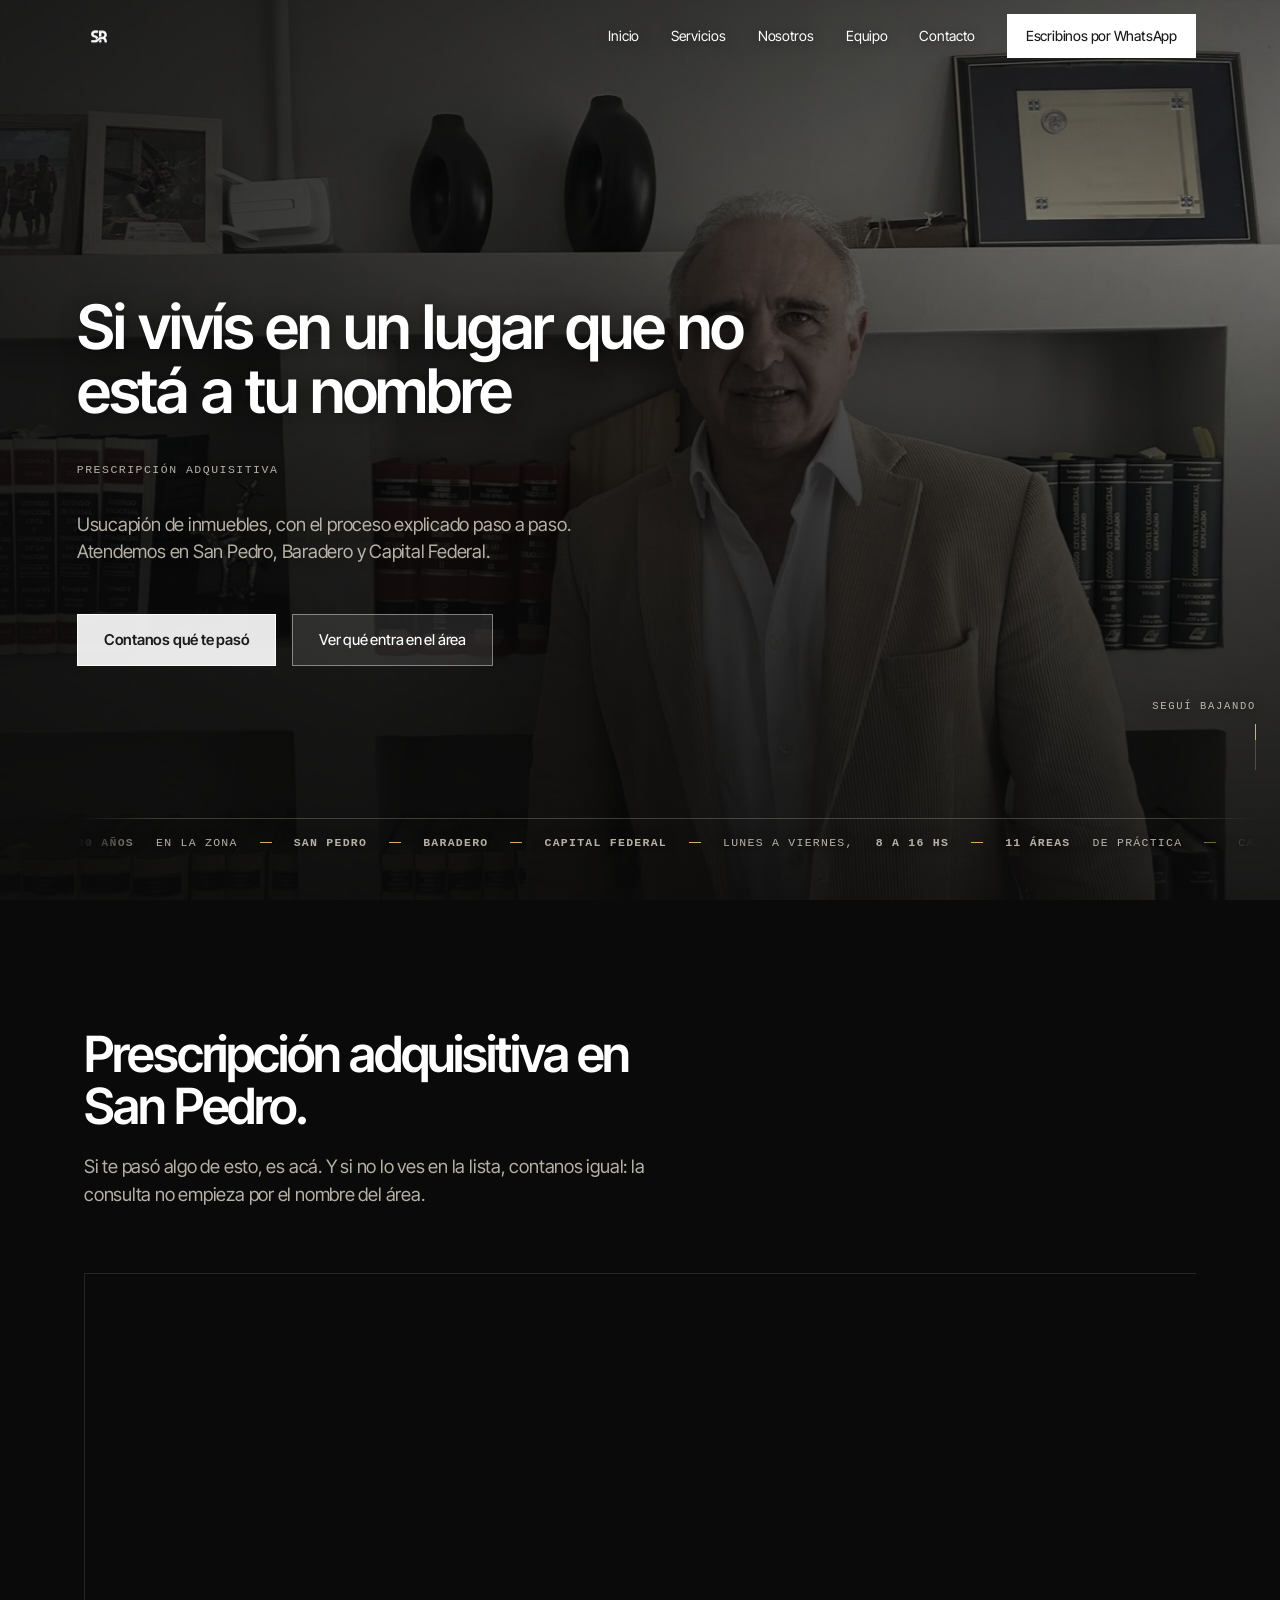
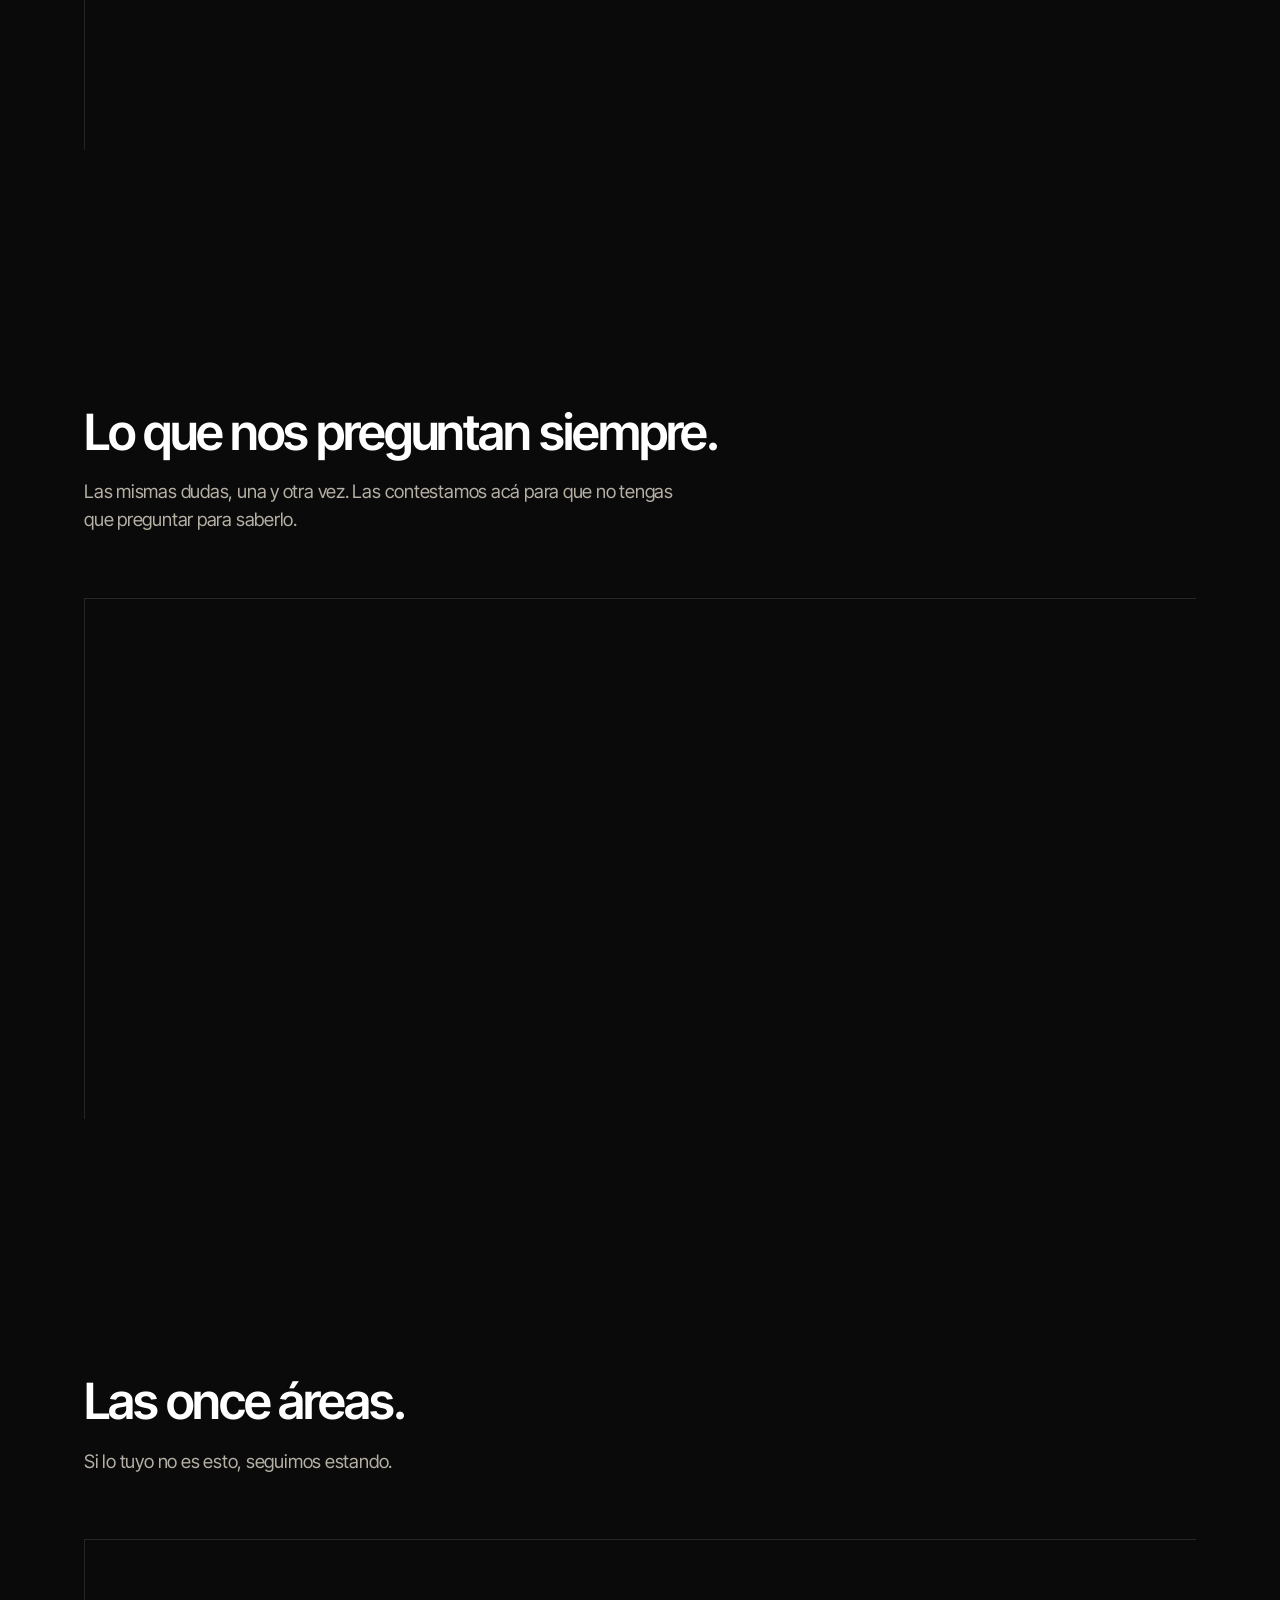
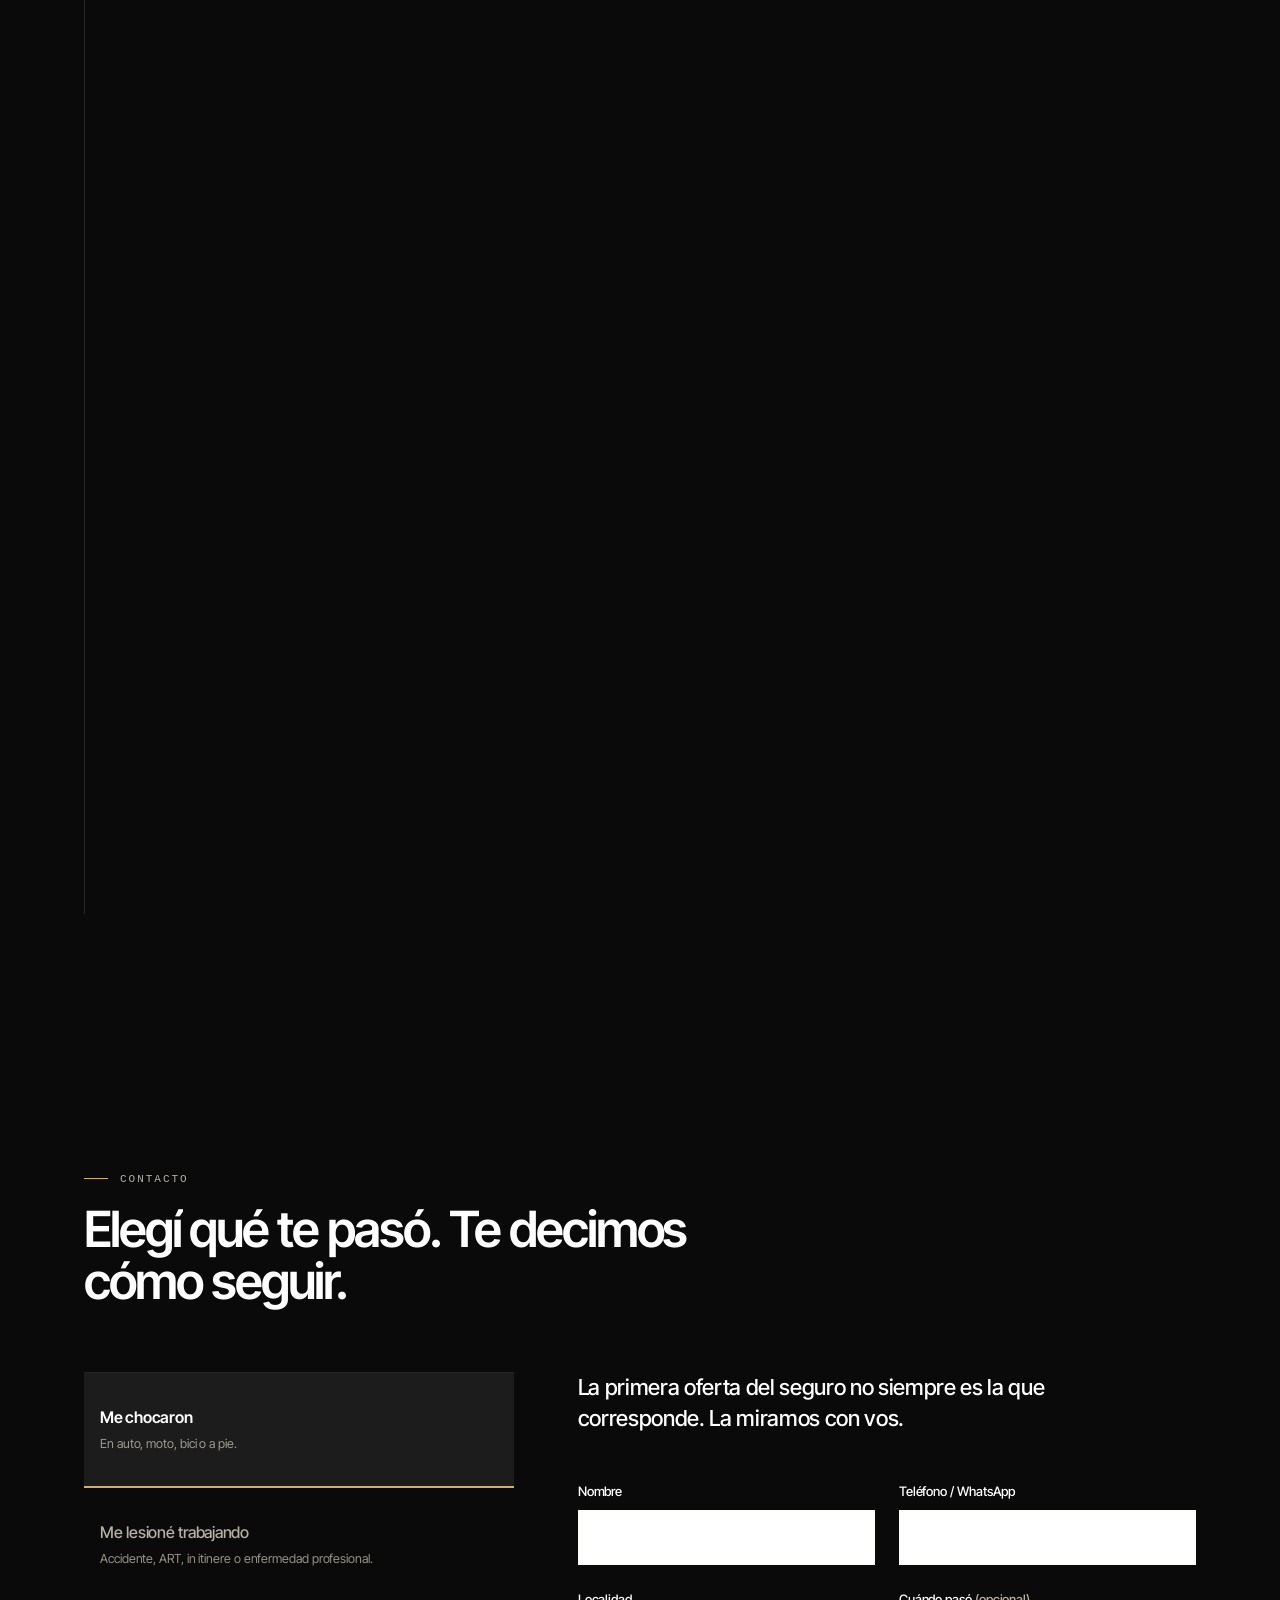
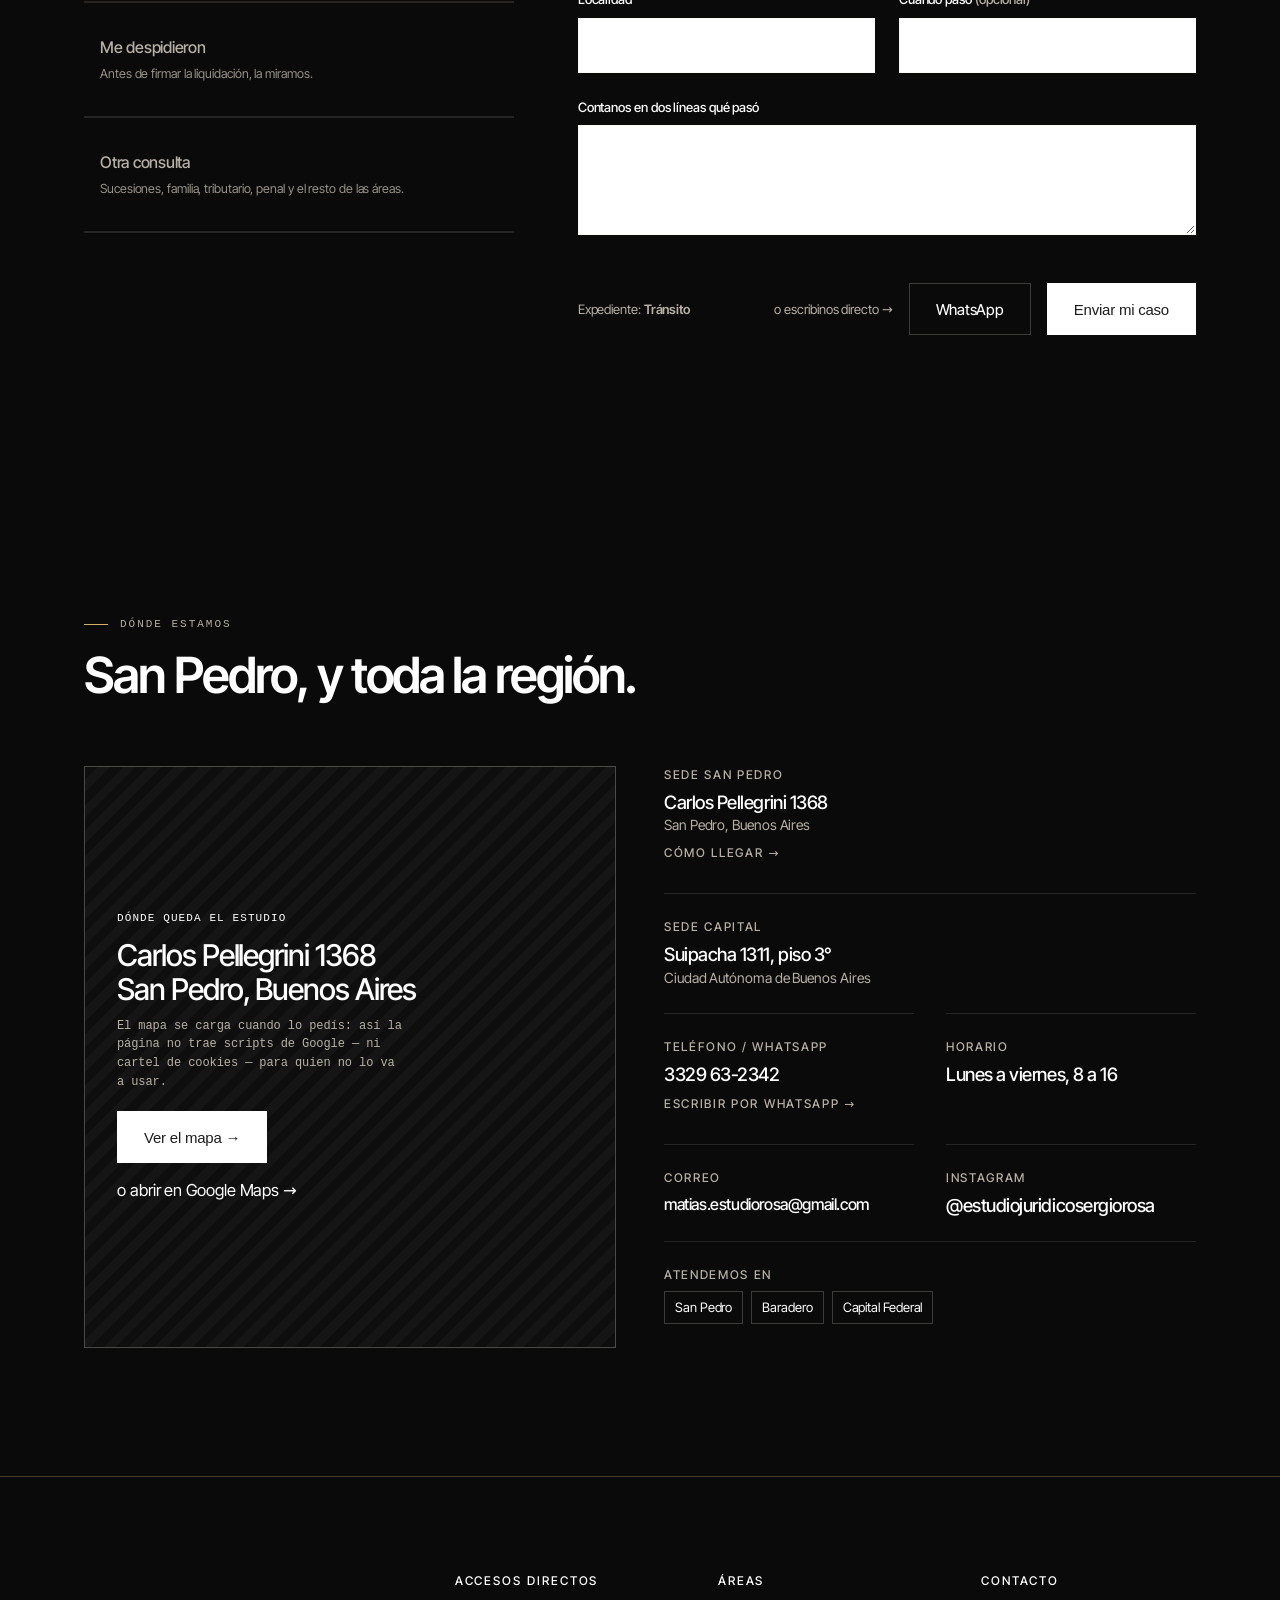
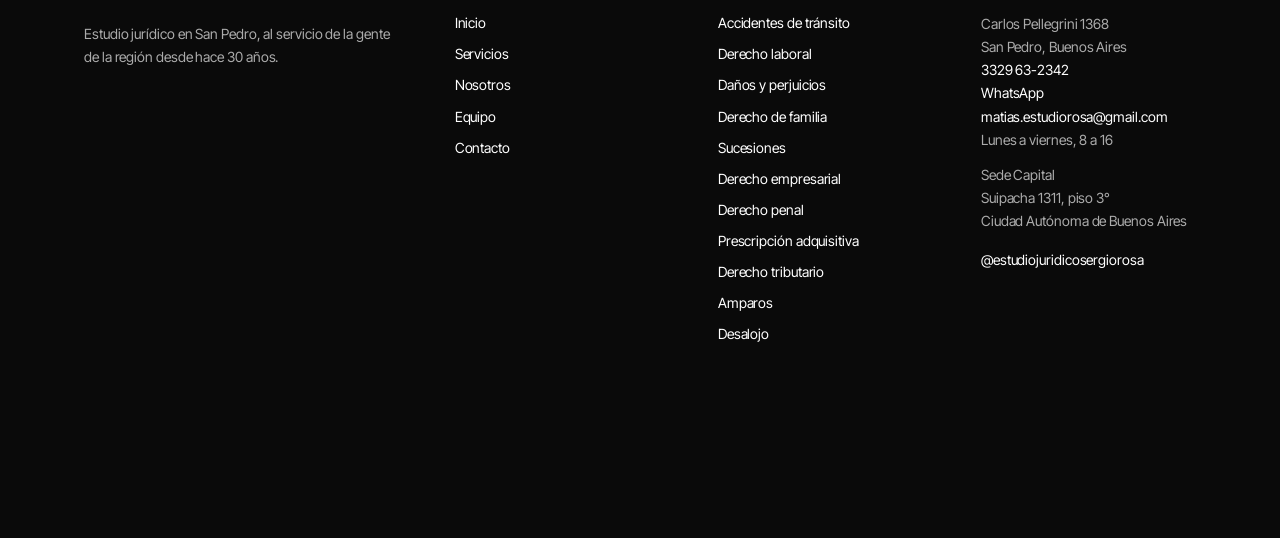
<file: prescripcion-adquisitiva/index.html>
<!DOCTYPE html>
<html lang="es-AR">
<head>
<meta charset="utf-8">
<meta name="viewport" content="width=device-width, initial-scale=1">
<title>Usucapión en San Pedro — prescripción adquisitiva — Sergio Rosa y Asociados</title>
<meta name="description" content="Abogados de usucapión en San Pedro. Prescripción adquisitiva de inmuebles: la casa de toda la vida sin escritura, lotes ocupados hace años y campos sin título.">

<!-- Inter e Inter Tight embebidas en base64 desde clientes/sergio-rosa/entregables/
     inter.b64 e intertight.b64 (06-08 y 09-08). Cero CDN, igual que carrusel-base.html
     — BRIEF §A. Subset "latin" de Google Fonts, variable 400-900: cubre español
     (incluye Latin-1 Supplement, o sea tildes, ñ, ¿¡) sin cargar cirílico ni griego. -->


<link rel="stylesheet" href="../assets/estilos.css">
<style>
.pag-area .hero h1{font-size:clamp(34px,4.8vw,64px);line-height:1.05;max-width:18ch}
.pag-area .hero .lead{margin-top:var(--s4)}
</style>
</head>

<body class="sin-js telonando pag-area">

<!-- Barra de lectura. Vacía a propósito: el script le escribe --p en cada
     cuadro. Si el script no corre, queda una hairline invisible de 2px. -->
<b class="lectura" aria-hidden="true"><i></i></b>

<!-- 00 · TELÓN DE APERTURA — ver el bloque 01bis del <style> y telon() en el
     script. Vive fuera de <main> porque no es contenido: es la puerta. Las dos
     piezas van aria-hidden y sin nada enfocable adentro, así que para un lector
     de pantalla la página empieza en el header, como si el telón no existiera.
     La cuenta tampoco se anuncia: es un reloj, no información. -->
<div class="telon" id="telon" aria-hidden="true">
  <b class="telon__hoja"></b>
  <div class="telon__carga"><b class="telon__n" id="telonN">00</b><span class="telon__pc">%</span></div>
  <b class="telon__barra"><i></i></b>
</div>
<!-- El símbolo va SUELTO, hermano del telón y no hijo: es lo único que no sube
     con la hoja — se queda y viaja hasta el logo del header. -->
<div class="telon__sim" id="telonSim" aria-hidden="true"><svg viewBox="0 0 457 400" aria-hidden="true" focusable="false"><g transform="matrix(1,0,0,1,-3923.354078,-158.025554)"><g transform="matrix(0.356776,0,0,0.555556,3448.841753,158.025554)"><g transform="matrix(2.802878,0,0,1.8,1236.584161,35.594531)"><path d="M258.048,99.5C258.078,93.491 257.628,93.314 258.483,92.484C259.584,91.413 307.264,91.829 316.451,92.914C346.125,96.418 371.962,115.927 376.005,146.579C381.258,186.409 351.3,201.871 351.451,203.509C351.551,204.592 377.373,219.098 377.834,258.494C377.932,266.887 378.706,272.646 375.508,272.681C372.946,272.709 349.258,272.97 343.488,272.68C340.162,272.513 341.296,265.444 341.23,260.502C340.918,237.223 325.502,214.862 291.483,221.414C245.831,230.206 252.517,272.878 191.5,272.678C142.924,272.519 142.022,273.547 141.359,271.555C140.894,270.159 141.195,242.054 141.222,239.489C141.257,236.24 143.247,237.23 187.5,237.123C238.66,236.998 238.598,201.641 278.624,188.931C294.86,183.775 333.405,190.224 339.122,164.405C347.506,126.538 299.865,124.809 295.595,126.717C293.698,127.566 294.889,152.628 294.604,177.504C294.561,181.219 289.948,179.3 278.487,182.455C263.169,186.672 257.847,193.965 257.923,189.47C258.05,182.019 258.049,182.032 258.048,99.5Z" style="fill:#FFFFFF"></path><path d="M182.438,93.039C187.383,92.597 206.771,90.863 244.482,91.919C247.77,92.011 246.756,99.046 246.755,106.5C246.752,124.997 247.821,127.551 243.501,127.556C197.184,127.608 179.642,124.742 176.884,140.578C172.396,166.348 208.242,162.283 231.679,180.225C233.549,181.657 235.34,183.229 237.025,184.967C242.688,190.808 246.248,198.343 246.216,199.541C246.134,202.605 211.42,232.283 212.926,224.536C218.326,196.763 179.887,203.649 154.678,180.305C131.675,159.004 131.346,102.297 182.438,93.039Z" style="fill:#FFFFFF"></path><path d="M258.034,264.501C257.982,260.584 257.538,249.121 258.766,247.705C271.79,232.69 287.699,228.707 290.606,227.979C295.001,226.878 294.602,229.029 294.603,233.499C294.609,271.275 294.875,272.562 292.515,272.671C292.154,272.687 260.01,272.682 259.467,272.653C257.344,272.538 258.03,266.775 258.034,264.501Z" style="fill:#FFFFFF"></path></g></g></g></svg></div>

<!-- 01 · HEADER -->
<header class="head" id="inicio">
  <div class="env head__in">
    <a class="marca" href="../index.html" aria-label="Sergio Rosa y Asociados — inicio">
      <svg viewBox="0 0 457 400" aria-hidden="true" focusable="false"><g transform="matrix(1,0,0,1,-3923.354078,-158.025554)"><g transform="matrix(0.356776,0,0,0.555556,3448.841753,158.025554)"><g transform="matrix(2.802878,0,0,1.8,1236.584161,35.594531)"><path d="M258.048,99.5C258.078,93.491 257.628,93.314 258.483,92.484C259.584,91.413 307.264,91.829 316.451,92.914C346.125,96.418 371.962,115.927 376.005,146.579C381.258,186.409 351.3,201.871 351.451,203.509C351.551,204.592 377.373,219.098 377.834,258.494C377.932,266.887 378.706,272.646 375.508,272.681C372.946,272.709 349.258,272.97 343.488,272.68C340.162,272.513 341.296,265.444 341.23,260.502C340.918,237.223 325.502,214.862 291.483,221.414C245.831,230.206 252.517,272.878 191.5,272.678C142.924,272.519 142.022,273.547 141.359,271.555C140.894,270.159 141.195,242.054 141.222,239.489C141.257,236.24 143.247,237.23 187.5,237.123C238.66,236.998 238.598,201.641 278.624,188.931C294.86,183.775 333.405,190.224 339.122,164.405C347.506,126.538 299.865,124.809 295.595,126.717C293.698,127.566 294.889,152.628 294.604,177.504C294.561,181.219 289.948,179.3 278.487,182.455C263.169,186.672 257.847,193.965 257.923,189.47C258.05,182.019 258.049,182.032 258.048,99.5Z" style="fill:#1C1C1C"></path><path d="M182.438,93.039C187.383,92.597 206.771,90.863 244.482,91.919C247.77,92.011 246.756,99.046 246.755,106.5C246.752,124.997 247.821,127.551 243.501,127.556C197.184,127.608 179.642,124.742 176.884,140.578C172.396,166.348 208.242,162.283 231.679,180.225C233.549,181.657 235.34,183.229 237.025,184.967C242.688,190.808 246.248,198.343 246.216,199.541C246.134,202.605 211.42,232.283 212.926,224.536C218.326,196.763 179.887,203.649 154.678,180.305C131.675,159.004 131.346,102.297 182.438,93.039Z" style="fill:#1C1C1C"></path><path d="M258.034,264.501C257.982,260.584 257.538,249.121 258.766,247.705C271.79,232.69 287.699,228.707 290.606,227.979C295.001,226.878 294.602,229.029 294.603,233.499C294.609,271.275 294.875,272.562 292.515,272.671C292.154,272.687 260.01,272.682 259.467,272.653C257.344,272.538 258.03,266.775 258.034,264.501Z" style="fill:#1C1C1C"></path></g></g></g></svg>
      <span class="marca__txt"><b>Sergio Rosa y Asociados</b><span>Estudio Jurídico</span></span>
    </a>
    <nav class="nav" aria-label="Principal">
      <a href="../index.html"><span class="barre">Inicio</span></a>
      <a href="../index.html#servicios"><span class="barre">Servicios</span></a>
      <a href="../index.html#nosotros"><span class="barre">Nosotros</span></a>
      <a href="../index.html#equipo"><span class="barre">Equipo</span></a>
      <a href="#contacto"><span class="barre">Contacto</span></a>
    </nav>
    <button class="head__menu" id="abrir" aria-label="Abrir menú" aria-expanded="false"><b></b><b></b><b></b></button>
    <a class="btn" href="https://wa.me/5493329632342?text=Hola%20Sergio%2C%20c%C3%B3mo%20est%C3%A1s%3F%20Necesito%20ayuda%20con%20mi%20situaci%C3%B3n%2C%20en%20el%20pr%C3%B3ximo%20mensaje%20te%20cuento%20m%C3%A1s." target="_blank" rel="noopener" aria-label="Escribinos por WhatsApp">
      <svg class="btn__ic" viewBox="0 0 24 24" aria-hidden="true" focusable="false"><path d="M12 2C6.48 2 2 6.48 2 12c0 1.85.5 3.58 1.36 5.07L2 22l5.05-1.33A9.94 9.94 0 0 0 12 22c5.52 0 10-4.48 10-10S17.52 2 12 2zm0 18.15c-1.6 0-3.1-.44-4.38-1.2l-.31-.19-3.05.8.81-2.97-.2-.31A8.15 8.15 0 1 1 20.15 12 8.16 8.16 0 0 1 12 20.15zm4.52-6.1c-.25-.12-1.47-.72-1.7-.81-.23-.08-.39-.12-.56.12-.17.25-.64.81-.78.97-.14.17-.29.19-.54.06-.25-.12-1.04-.38-1.99-1.22-.74-.65-1.23-1.46-1.38-1.71-.14-.25-.02-.38.11-.51.11-.11.25-.29.37-.43.12-.14.16-.25.25-.41.08-.17.04-.31-.02-.43-.06-.12-.56-1.35-.77-1.85-.2-.48-.41-.42-.56-.43h-.48c-.17 0-.43.06-.66.31-.23.25-.86.84-.86 2.04 0 1.2.88 2.37 1 2.53.12.17 1.73 2.64 4.2 3.7.59.25 1.05.4 1.41.51.59.19 1.13.16 1.56.1.48-.07 1.47-.6 1.68-1.18.21-.58.21-1.08.14-1.18-.06-.11-.23-.17-.48-.29z"/></svg>
      <span class="btn__txt">Escribinos por WhatsApp</span>
    </a>
  </div>
</header>

<div class="panel" id="panel" aria-hidden="true">
  <button id="cerrar" aria-label="Cerrar menú">✕</button>
  <a href="../index.html">Inicio</a>
  <a href="../index.html#servicios">Servicios</a>
  <a href="../index.html#nosotros">Nosotros</a>
  <a href="../index.html#equipo">Equipo</a>
  <a href="#contacto">Contacto</a>
</div>

<main>
<section class="hero sec--dark">
    <div class="hero__foto"><img src="../assets/img/sergio-rosa-abogado-san-pedro.webp" fetchpriority="high" alt="Dr. Sergio Rosa" width="1600" height="1067"></div>
    <div class="env">
      <h1 data-anim data-no-split>Si vivís en un lugar que no está a tu nombre</h1>

      <!-- Doce situaciones, una por área de práctica. El ORDEN es el del
           bloque 04 de acá abajo: volumen real de consulta, tránsito y
           laboral primero. La palabra frena el scroll; el área evita que
           "negaron" o "intimaron" queden colgadas sin sujeto. -->
      <div class="hero__meta" aria-hidden="true" data-anim>
        <b class="hero__prog"></b>
        <span class="hero__area"><span class="hero__areavia"><span>Prescripción adquisitiva</span></span></span>
      </div>

      <!-- La bajada del hero dice, desde el 18-08 y a pedido del cliente, lo que
           el estudio considera lo más importante de todo: qué hace con lo que le
           traés. Reemplaza a la de trayectoria + honorarios.
           Los dos <strong> no cambian de color: cambian de peso, 400 → 600.
           ⚠️ Lo que se fue con la bajada vieja: "recién entonces hablamos de
           honorarios", que era el reemplazo aprobado del §D-1 de "gratis". Los
           treinta años y las tres ciudades NO se perdieron — siguen en la cinta
           de acá abajo, en nosotros, en equipo y en el pie. La página vuelve a
           no decir en ninguna parte cómo se cobra. -->
      <p class="lead" data-anim>Usucapión de inmuebles, con el proceso explicado paso a paso. Atendemos en San Pedro, Baradero y Capital Federal.</p>

      <div class="hero__cta" data-anim>
        <a class="btn" href="https://wa.me/5493329632342?text=Hola%20Sergio%2C%20c%C3%B3mo%20est%C3%A1s%3F%20Necesito%20ayuda%20con%20mi%20situaci%C3%B3n%2C%20en%20el%20pr%C3%B3ximo%20mensaje%20te%20cuento%20m%C3%A1s." target="_blank" rel="noopener">Contanos qué te pasó</a>
        <a class="btn btn--gh" href="#situaciones">Ver qué entra en el área</a>
      </div>

      <a class="hero__baja" href="#situaciones" data-anim>
        <span class="hero__bajaT">Seguí bajando</span>
        <b class="hero__bajaL" aria-hidden="true"></b>
      </a>

      <!-- 03 · CONTADOR — pasó de tres fichas con count-up a esta cinta.
           Mismos datos (§1 del BRIEF), aria-hidden porque los mismos números
           están en texto accesible en nosotros, equipo, contacto y pie. -->
      <div class="hero__cinta" aria-hidden="true" data-anim>
        <div class="hero__pista">
          <div class="hero__set"><span class="hero__dato"><b>30 años</b> en la zona</span><span class="hero__dato"><b>San Pedro</b></span><span class="hero__dato"><b>Baradero</b></span><span class="hero__dato"><b>Capital Federal</b></span><span class="hero__dato">Lunes a viernes, <b>8 a 16 hs</b></span><span class="hero__dato"><b>11 áreas</b> de práctica</span><span class="hero__dato">Carlos Pellegrini <b>1368</b></span><span class="hero__dato">Suipacha <b>1311</b>, CABA</span></div>
          <div class="hero__set"><span class="hero__dato"><b>30 años</b> en la zona</span><span class="hero__dato"><b>San Pedro</b></span><span class="hero__dato"><b>Baradero</b></span><span class="hero__dato"><b>Capital Federal</b></span><span class="hero__dato">Lunes a viernes, <b>8 a 16 hs</b></span><span class="hero__dato"><b>11 áreas</b> de práctica</span><span class="hero__dato">Carlos Pellegrini <b>1368</b></span><span class="hero__dato">Suipacha <b>1311</b>, CABA</span></div>
        </div>
      </div>
    </div>
  </section>

  <section class="sec sec--dark" id="situaciones">
    <div class="env">
      <h2 data-anim style="margin:0 0 20px;max-width:22ch">Prescripción adquisitiva en San Pedro.</h2>
      <p class="lead" data-anim>Si te pasó algo de esto, es acá. Y si no lo ves en la lista, contanos igual: la consulta no empieza por el nombre del área.</p>
      <div class="srv srvN">
          <a class="srv__c" href="#contacto" data-motivo="otra" data-anim="cortina">
            <div class="srv__b">
              <span class="srv__n">01</span>
              <h3>La casa de toda la vida sin escritura</h3>
              <p>Vivís ahí desde siempre y el título nunca se pasó.</p>
            </div>
            <span class="srv__mas">Consultá por esto <i>→</i></span>
          </a>
          <a class="srv__c" href="#contacto" data-motivo="otra" data-anim="cortina">
            <div class="srv__b">
              <span class="srv__n">02</span>
              <h3>El titular falleció hace mucho</h3>
              <p>Y no hay sucesión, ni herederos que se puedan ubicar.</p>
            </div>
            <span class="srv__mas">Consultá por esto <i>→</i></span>
          </a>
          <a class="srv__c" href="#contacto" data-motivo="otra" data-anim="cortina">
            <div class="srv__b">
              <span class="srv__n">03</span>
              <h3>Compraste con boleto</h3>
              <p>Pagaste y te entregaron, pero la escritura nunca salió.</p>
            </div>
            <span class="srv__mas">Consultá por esto <i>→</i></span>
          </a>
          <a class="srv__c" href="#contacto" data-motivo="otra" data-anim="cortina">
            <div class="srv__b">
              <span class="srv__n">04</span>
              <h3>Un lote ocupado hace años</h3>
              <p>Cerrado, cuidado y mantenido por vos.</p>
            </div>
            <span class="srv__mas">Consultá por esto <i>→</i></span>
          </a>
          <a class="srv__c" href="#contacto" data-motivo="otra" data-anim="cortina">
            <div class="srv__b">
              <span class="srv__n">05</span>
              <h3>Fracciones de campo</h3>
              <p>Superficies que se ocupan hace décadas sin título.</p>
            </div>
            <span class="srv__mas">Consultá por esto <i>→</i></span>
          </a>
          <a class="srv__c" href="#contacto" data-motivo="otra" data-anim="cortina">
            <div class="srv__b">
              <span class="srv__n">06</span>
              <h3>Regularizar para vender o heredar</h3>
              <p>Sin título no se puede vender ni dejarlo en una sucesión.</p>
            </div>
            <span class="srv__mas">Consultá por esto <i>→</i></span>
          </a>
        </div>
    </div>
  </section>


  <section class="sec sec--dark" id="preguntas">
    <div class="env">
      <h2 data-anim style="margin:0 0 20px;max-width:22ch">Lo que nos preguntan siempre.</h2>
      <p class="lead" data-anim>Las mismas dudas, una y otra vez. Las contestamos acá para que no tengas que preguntar para saberlo.</p>
      <div class="srv srvN">
          <a class="srv__c" href="#contacto" data-motivo="otra" data-anim="cortina">
            <div class="srv__b">
              <span class="srv__n">01</span>
              <h3>¿Qué es la usucapión?</h3>
              <p>Es el proceso por el que alguien que ocupó un inmueble como propio, de forma pública y continuada durante años, obtiene el título a su nombre.</p>
            </div>
            <span class="srv__mas">Contanos tu caso <i>→</i></span>
          </a>
          <a class="srv__c" href="#contacto" data-motivo="otra" data-anim="cortina">
            <div class="srv__b">
              <span class="srv__n">02</span>
              <h3>¿Cuántos años hacen falta?</h3>
              <p>Hay un plazo, y cuál se aplica depende del tipo de posesión que puedas acreditar. Es lo primero que miramos, porque define si el caso ya entra o todavía no.</p>
            </div>
            <span class="srv__mas">Contanos tu caso <i>→</i></span>
          </a>
          <a class="srv__c" href="#contacto" data-motivo="otra" data-anim="cortina">
            <div class="srv__b">
              <span class="srv__n">03</span>
              <h3>¿Qué me sirve como prueba?</h3>
              <p>Los impuestos y servicios pagados a tu nombre, las mejoras que hiciste, fotos viejas y los vecinos que puedan declararlo.</p>
            </div>
            <span class="srv__mas">Contanos tu caso <i>→</i></span>
          </a>
          <a class="srv__c" href="#contacto" data-motivo="otra" data-anim="cortina">
            <div class="srv__b">
              <span class="srv__n">04</span>
              <h3>No sé quién es el titular</h3>
              <p>Se averigua. Es parte del trabajo del expediente, no un impedimento para empezar.</p>
            </div>
            <span class="srv__mas">Contanos tu caso <i>→</i></span>
          </a>
          <a class="srv__c" href="#contacto" data-motivo="otra" data-anim="cortina">
            <div class="srv__b">
              <span class="srv__n">05</span>
              <h3>Pago los impuestos, ¿alcanza?</h3>
              <p>Ayuda mucho, pero solo no alcanza. Se suma a los demás elementos que muestran que ocupaste el lugar como dueño.</p>
            </div>
            <span class="srv__mas">Contanos tu caso <i>→</i></span>
          </a>
          <a class="srv__c" href="#contacto" data-motivo="otra" data-anim="cortina">
            <div class="srv__b">
              <span class="srv__n">06</span>
              <h3>¿Se puede si aparecen herederos del titular?</h3>
              <p>Sí. Cambia cómo se los cita en el expediente, pero no lo bloquea.</p>
            </div>
            <span class="srv__mas">Contanos tu caso <i>→</i></span>
          </a>
        </div>
    </div>
  </section>


  <section class="sec sec--dark" id="otras">
    <div class="env">
      <h2 data-anim style="margin:0 0 20px;max-width:22ch">Las once áreas.</h2>
      <p class="lead" data-anim>Si lo tuyo no es esto, seguimos estando.</p>
      <div class="srv srvN">
          <a class="srv__c" href="../accidentes-de-transito/index.html" data-anim="cortina">
            <div class="srv__b">
              <span class="srv__n">01</span>
              <h3>Accidentes de tránsito</h3>
              <p>Autos, motos, peatones, bicis. Antes de aceptar la oferta de la aseguradora, dejanos revisarla.</p>
            </div>
            <span class="srv__mas">Conocé más <i>→</i></span>
          </a>
          <a class="srv__c" href="../derecho-laboral/index.html" data-anim="cortina">
            <div class="srv__b">
              <span class="srv__n">02</span>
              <h3>Derecho laboral</h3>
              <p>Despidos, accidentes de trabajo, enfermedades profesionales. Revisamos el alta o la liquidación antes de que firmes.</p>
            </div>
            <span class="srv__mas">Conocé más <i>→</i></span>
          </a>
          <a class="srv__c" href="../danos-y-perjuicios/index.html" data-anim="cortina">
            <div class="srv__b">
              <span class="srv__n">03</span>
              <h3>Daños y perjuicios</h3>
              <p>Reclamos y reparación cuando otro te causó un daño, dentro o fuera del tránsito.</p>
            </div>
            <span class="srv__mas">Conocé más <i>→</i></span>
          </a>
          <a class="srv__c" href="../derecho-de-familia/index.html" data-anim="cortina">
            <div class="srv__b">
              <span class="srv__n">04</span>
              <h3>Derecho de familia</h3>
              <p>Alimentos, cuidado personal, divorcio, filiación. Te acompañamos en cada etapa del trámite.</p>
            </div>
            <span class="srv__mas">Conocé más <i>→</i></span>
          </a>
          <a class="srv__c" href="../sucesiones/index.html" data-anim="cortina">
            <div class="srv__b">
              <span class="srv__n">05</span>
              <h3>Sucesiones</h3>
              <p>Herencias y particiones, resueltas con el mismo criterio y la misma cercanía de siempre.</p>
            </div>
            <span class="srv__mas">Conocé más <i>→</i></span>
          </a>
          <a class="srv__c" href="../derecho-empresarial/index.html" data-anim="cortina">
            <div class="srv__b">
              <span class="srv__n">06</span>
              <h3>Derecho empresarial</h3>
              <p>Asesoramiento a pymes de la región en la creación y estructura de su empresa.</p>
            </div>
            <span class="srv__mas">Conocé más <i>→</i></span>
          </a>
          <a class="srv__c" href="../derecho-penal/index.html" data-anim="cortina">
            <div class="srv__b">
              <span class="srv__n">07</span>
              <h3>Derecho penal</h3>
              <p>Defensa técnica a cargo del Dr. Matías Seery, especialista en la materia.</p>
            </div>
            <span class="srv__mas">Conocé más <i>→</i></span>
          </a>
          <a class="srv__c" href="#situaciones" data-anim="cortina">
            <div class="srv__b">
              <span class="srv__n">08</span>
              <h3>Prescripción adquisitiva</h3>
              <p>Usucapión de inmuebles, con el proceso explicado paso a paso.</p>
            </div>
            <span class="srv__mas">Estás en esta área <i>→</i></span>
          </a>
          <a class="srv__c" href="../derecho-tributario/index.html" data-anim="cortina">
            <div class="srv__b">
              <span class="srv__n">09</span>
              <h3>Derecho tributario</h3>
              <p>Defensa ante ARCA (ex AFIP) y ante el Tribunal Fiscal, a cargo del Dr. Sergio H Rosa.</p>
            </div>
            <span class="srv__mas">Conocé más <i>→</i></span>
          </a>
          <a class="srv__c" href="../amparos/index.html" data-anim="cortina">
            <div class="srv__b">
              <span class="srv__n">10</span>
              <h3>Amparos</h3>
              <p>Reclamos urgentes cuando un derecho está siendo vulnerado y no hay tiempo para el trámite ordinario.</p>
            </div>
            <span class="srv__mas">Conocé más <i>→</i></span>
          </a>
          <a class="srv__c" href="../desalojo/index.html" data-anim="cortina">
            <div class="srv__b">
              <span class="srv__n">11</span>
              <h3>Desalojo</h3>
              <p>Procesos de desalojo, ya sea que necesites recuperar tu inmueble o que te lo estén reclamando a vos.</p>
            </div>
            <span class="srv__mas">Conocé más <i>→</i></span>
          </a>
          <a class="srv__c srv__c--cta" href="#contacto" data-motivo="otra" data-anim="cortina">
            <div class="srv__b">
              <span class="srv__n">12</span>
              <h3>¿Lo tuyo no está en la lista?</h3>
              <p>Contanos igual qué te pasó. Son once áreas, pero la consulta no empieza por el nombre del área.</p>
            </div>
            <span class="srv__mas">Contanos tu caso <i>→</i></span>
          </a>
        </div>
    </div>
  </section>

<section class="sec sec--dark" id="contacto">
    <div class="env">
      <p class="kick" data-anim>Contacto</p>
      <h2 data-anim style="margin:16px 0 20px;max-width:20ch">Elegí qué te pasó. Te decimos cómo seguir.</h2>

      <!-- DESTINO: matias.estudiorosa@gmail.com. Sin servidor, el envío arma el mail con los datos
           del formulario y lo abre en el cliente de correo de la persona. Es el
           único destino posible en un archivo que abre con doble clic; si más
           adelante hay un servicio de formularios, se cambia sólo el submit. -->
      <!-- El movimiento pasó del <form> entero a sus dos mitades (12-08): las
           pestañas entran desde la izquierda y el panel desde la derecha, y el
           bloque se abre como una carpeta. Va en .leg__rail y no en .leg__col
           porque la columna es sticky y no se le cuelga un filtro encima. -->
      <form class="leg" id="form" novalidate>
        <div class="leg__col">
          <!-- Patrón ARIA de pestañas completo (14-08): cada tab con id para que
               el panel lo pueda nombrar, y un solo tabindex=0 en la seleccionada
               —el resto en -1— porque declarar role="tablist" es un contrato:
               quien usa lector de pantalla espera moverse con las flechas y que
               el grupo entero ocupe una sola parada de tabulación. Las flechas
               las cablea el <script> del final. -->
          <div class="leg__rail" role="tablist" aria-label="Qué te pasó" id="rail" data-anim="izq">
            <button class="leg__tab" role="tab" id="tab-choque" aria-selected="true" aria-controls="panel-contacto" tabindex="0" data-motivo="choque" type="button">
              <span>Me chocaron</span><i>En auto, moto, bici o a pie.</i>
            </button>
            <button class="leg__tab" role="tab" id="tab-trabajo" aria-selected="false" aria-controls="panel-contacto" tabindex="-1" data-motivo="trabajo" type="button">
              <span>Me lesioné trabajando</span><i>Accidente, ART, in itinere o enfermedad profesional.</i>
            </button>
            <button class="leg__tab" role="tab" id="tab-despido" aria-selected="false" aria-controls="panel-contacto" tabindex="-1" data-motivo="despido" type="button">
              <span>Me despidieron</span><i>Antes de firmar la liquidación, la miramos.</i>
            </button>
            <button class="leg__tab" role="tab" id="tab-otra" aria-selected="false" aria-controls="panel-contacto" tabindex="-1" data-motivo="otra" type="button">
              <span>Otra consulta</span><i>Sucesiones, familia, tributario, penal y el resto de las áreas.</i>
            </button>
          </div>
        </div>

        <div class="leg__panel" role="tabpanel" id="panel-contacto" aria-labelledby="tab-choque" data-anim="der">
          <p class="leg__voz" id="voz">La primera oferta del seguro no siempre es la que corresponde. La miramos con vos.</p>

          <!-- Nada de subir documentación, fotos del accidente ni datos del
               expediente: son datos sensibles y el formulario no es el lugar. -->
          <div class="campos" style="margin-top:var(--s5)">
            <div class="campo">
              <label for="nombre">Nombre</label>
              <input id="nombre" name="nombre" type="text" autocomplete="name" required>
            </div>
            <div class="campo">
              <label for="tel">Teléfono / WhatsApp</label>
              <input id="tel" name="tel" type="tel" inputmode="tel" autocomplete="tel" required>
            </div>
            <div class="campo">
              <label for="loc">Localidad</label>
              <input id="loc" name="localidad" type="text" autocomplete="address-level2">
            </div>
            <div class="campo">
              <label for="cuando">Cuándo pasó <i>(opcional)</i></label>
              <input id="cuando" name="cuando" type="text">
            </div>
            <div class="campo campo--full">
              <label for="detalle">Contanos en dos líneas qué pasó</label>
              <textarea id="detalle" name="detalle"></textarea>
            </div>
          </div>

          <div class="form__pie">
            <span class="form__nota" style="margin:0">Expediente: <b class="leg__tag" id="voz-tag">Tránsito</b></span>
            <div class="form__der">
              <span class="form__o">o escribinos directo →</span>
              <a class="btn btn--gh" href="https://wa.me/5493329632342?text=Hola%20Sergio%2C%20c%C3%B3mo%20est%C3%A1s%3F%20Necesito%20ayuda%20con%20mi%20situaci%C3%B3n%2C%20en%20el%20pr%C3%B3ximo%20mensaje%20te%20cuento%20m%C3%A1s." target="_blank" rel="noopener">WhatsApp</a>
              <button class="btn form__env" type="submit">Enviar mi caso</button>
            </div>
          </div>
          <p class="form__nota" id="aviso" role="status"></p>
        </div>

        <input type="hidden" name="motivo" id="motivo-real" value="choque">
      </form>

      <!-- Reemplaza al formulario en el mismo lugar, sin que la página salte.
           El texto es el decidido en el BRIEF: pregunta que desafía arriba,
           "Caso aceptado." abajo. -->
      <div class="listo oculto" id="listo" role="status">
        <p class="paso__t" style="margin:0">Confirmación</p>
        <h3>Caso aceptado.</h3>
        <p>Te escribimos por WhatsApp para contarte si hay caso. Atendemos de lunes a viernes, de 8 a 16.</p>
        <p class="hueco__d" style="margin-top:20px">Se abre tu correo con la consulta armada. Si no se abrió, escribinos a <a href="mailto:matias.estudiorosa@gmail.com">matias.estudiorosa@gmail.com</a> o llamá al <a href="tel:+543329632342">3329 63-2342</a>.</p>
      </div>
    </div>
  </section>
<section class="sec sec--dark" id="donde">
    <div class="env">
      <p class="kick" data-anim>Dónde estamos</p>
      <h2 data-anim style="margin-top:16px;max-width:20ch">San Pedro, y toda la región.</h2>
      <div class="mapa-grid">
        <!-- El embed de Google carga scripts y arrastra cartel de cookies.
             Va una imagen del mapa embebida en el archivo, con link a Google Maps:
             cero scripts, cero cartel, un clic más. -->
        <div class="mapa" id="mapa" data-anim="izq">
          <div class="mapa__pre">
            <p class="hueco__t">Dónde queda el estudio</p>
            <h3>Carlos Pellegrini 1368<br>San Pedro, Buenos Aires</h3>
            <p class="hueco__d" style="max-width:40ch">El mapa se carga cuando lo pedís: así la página no trae scripts de Google — ni cartel de cookies — para quien no lo va a usar.</p>
            <button class="btn" type="button" id="mapa-load">Ver el mapa →</button>
            <p style="margin-top:4px"><a href="https://maps.app.goo.gl/MZXgna2a5sL994fv5" target="_blank" rel="noopener"><span class="barre">o abrir en Google Maps →</span></a></p>
          </div>
        </div>
        <div class="ficha" data-anim="der">
          <div class="f-full"><span>Sede San Pedro</span><h3>Carlos Pellegrini 1368</h3><p>San Pedro, Buenos Aires</p>
            <p style="margin-top:8px"><a href="https://maps.app.goo.gl/MZXgna2a5sL994fv5" target="_blank" rel="noopener"><span class="barre">Cómo llegar →</span></a></p></div>
          <div class="f-full"><span>Sede Capital</span><h3>Suipacha 1311, piso 3°</h3><p>Ciudad Autónoma de Buenos Aires</p></div>
          <div><span>Teléfono / WhatsApp</span><h3><a href="tel:+543329632342">3329 63-2342</a></h3>
            <p style="margin-top:8px"><a href="https://wa.me/5493329632342?text=Hola%20Sergio%2C%20c%C3%B3mo%20est%C3%A1s%3F%20Necesito%20ayuda%20con%20mi%20situaci%C3%B3n%2C%20en%20el%20pr%C3%B3ximo%20mensaje%20te%20cuento%20m%C3%A1s." target="_blank" rel="noopener"><span class="barre">Escribir por WhatsApp →</span></a></p></div>
          <div><span>Horario</span><h3>Lunes a viernes, 8 a 16</h3></div>
          <div><span>Correo</span><h3 style="font-size:16px"><a href="mailto:matias.estudiorosa@gmail.com">matias.estudiorosa@gmail.com</a></h3></div>
          <!-- Handle cerrado el 2026-08-07: @estudiojuridicosergiorosa.
               Se cambió antes de que la cuenta tuviera volumen — con un solo post
               publicado era el momento más barato y no vuelve. -->
          <div><span>Instagram</span><h3><a href="https://instagram.com/estudiojuridicosergiorosa" target="_blank" rel="noopener">@estudiojuridicosergiorosa</a></h3></div>
          <div class="f-full"><span>Atendemos en</span>
            <div class="pills"><i>San Pedro</i><i>Baradero</i><i>Capital Federal</i></div></div>
        </div>
      </div>
    </div>
  </section>
</main>

<!-- 10 · FOOTER -->
<footer class="foot">
  <div class="env">
    <div class="foot__grid">
      <div data-anim>
        <a class="marca" href="#inicio">
          <svg viewBox="0 0 457 400" aria-hidden="true" focusable="false"><g transform="matrix(1,0,0,1,-3923.354078,-158.025554)"><g transform="matrix(0.356776,0,0,0.555556,3448.841753,158.025554)"><g transform="matrix(2.802878,0,0,1.8,1236.584161,35.594531)"><path d="M258.048,99.5C258.078,93.491 257.628,93.314 258.483,92.484C259.584,91.413 307.264,91.829 316.451,92.914C346.125,96.418 371.962,115.927 376.005,146.579C381.258,186.409 351.3,201.871 351.451,203.509C351.551,204.592 377.373,219.098 377.834,258.494C377.932,266.887 378.706,272.646 375.508,272.681C372.946,272.709 349.258,272.97 343.488,272.68C340.162,272.513 341.296,265.444 341.23,260.502C340.918,237.223 325.502,214.862 291.483,221.414C245.831,230.206 252.517,272.878 191.5,272.678C142.924,272.519 142.022,273.547 141.359,271.555C140.894,270.159 141.195,242.054 141.222,239.489C141.257,236.24 143.247,237.23 187.5,237.123C238.66,236.998 238.598,201.641 278.624,188.931C294.86,183.775 333.405,190.224 339.122,164.405C347.506,126.538 299.865,124.809 295.595,126.717C293.698,127.566 294.889,152.628 294.604,177.504C294.561,181.219 289.948,179.3 278.487,182.455C263.169,186.672 257.847,193.965 257.923,189.47C258.05,182.019 258.049,182.032 258.048,99.5Z"></path><path d="M182.438,93.039C187.383,92.597 206.771,90.863 244.482,91.919C247.77,92.011 246.756,99.046 246.755,106.5C246.752,124.997 247.821,127.551 243.501,127.556C197.184,127.608 179.642,124.742 176.884,140.578C172.396,166.348 208.242,162.283 231.679,180.225C233.549,181.657 235.34,183.229 237.025,184.967C242.688,190.808 246.248,198.343 246.216,199.541C246.134,202.605 211.42,232.283 212.926,224.536C218.326,196.763 179.887,203.649 154.678,180.305C131.675,159.004 131.346,102.297 182.438,93.039Z"></path><path d="M258.034,264.501C257.982,260.584 257.538,249.121 258.766,247.705C271.79,232.69 287.699,228.707 290.606,227.979C295.001,226.878 294.602,229.029 294.603,233.499C294.609,271.275 294.875,272.562 292.515,272.671C292.154,272.687 260.01,272.682 259.467,272.653C257.344,272.538 258.03,266.775 258.034,264.501Z"></path></g></g></g></svg>
          <span class="marca__txt"><b>Sergio Rosa y Asociados</b><span>Estudio Jurídico</span></span>
        </a>
        <p style="margin-top:20px">Estudio jurídico en San Pedro, al servicio de la gente de la región desde hace 30 años.</p>
      </div>
      <div data-anim>
        <h3>Accesos directos</h3>
        <ul>
          <li><a href="#inicio">Inicio</a></li>
          <li><a href="#servicios">Servicios</a></li>
          <li><a href="#nosotros">Nosotros</a></li>
          <li><a href="#equipo">Equipo</a></li>
          <li><a href="#contacto">Contacto</a></li>
        </ul>
      </div>
      <div data-anim>
        <h3>Áreas</h3>
        <ul>
          <li><a href="../accidentes-de-transito/index.html">Accidentes de tránsito</a></li>
          <li><a href="../derecho-laboral/index.html">Derecho laboral</a></li>
          <li><a href="../danos-y-perjuicios/index.html">Daños y perjuicios</a></li>
          <li><a href="../derecho-de-familia/index.html">Derecho de familia</a></li>
          <li><a href="../sucesiones/index.html">Sucesiones</a></li>
          <li><a href="../derecho-empresarial/index.html">Derecho empresarial</a></li>
          <li><a href="../derecho-penal/index.html">Derecho penal</a></li>
          <li><a href="../prescripcion-adquisitiva/index.html">Prescripción adquisitiva</a></li>
          <li><a href="../derecho-tributario/index.html">Derecho tributario</a></li>
          <li><a href="../amparos/index.html">Amparos</a></li>
          <li><a href="../desalojo/index.html">Desalojo</a></li>
        </ul>
      </div>
      <div data-anim>
        <h3>Contacto</h3>
        <p>Carlos Pellegrini 1368<br>San Pedro, Buenos Aires<br><a href="tel:+543329632342">3329 63-2342</a><br><a href="https://wa.me/5493329632342?text=Hola%20Sergio%2C%20c%C3%B3mo%20est%C3%A1s%3F%20Necesito%20ayuda%20con%20mi%20situaci%C3%B3n%2C%20en%20el%20pr%C3%B3ximo%20mensaje%20te%20cuento%20m%C3%A1s." target="_blank" rel="noopener">WhatsApp</a><br><a href="mailto:matias.estudiorosa@gmail.com">matias.estudiorosa@gmail.com</a><br>Lunes a viernes, 8 a 16</p>
        <p style="margin-top:12px">Sede Capital<br>Suipacha 1311, piso 3°<br>Ciudad Autónoma de Buenos Aires</p>
        <p style="margin-top:16px"><a href="https://instagram.com/estudiojuridicosergiorosa" target="_blank" rel="noopener">@estudiojuridicosergiorosa</a></p>
      </div>
    </div>
    <!-- El descargo va acá y en ningún otro lado. -->
    <p class="legal" data-anim>© 2026 Sergio Rosa y Asociados · Estudio Jurídico. — La información de este sitio es de carácter general y no constituye asesoramiento legal para un caso particular. Cada situación requiere análisis individual.</p>
  </div>
</footer>

<!-- 11 · BARRA FIJA — solo celular. Aparece después del hero y se esconde
     mientras el formulario está en pantalla, para no competir con "Enviar mi caso".
     WhatsApp confirmado el 06-08: es el atajo de quien ya decidió escribir. -->
<nav class="barra" id="barra" aria-label="Acciones rápidas">
  <a href="https://wa.me/5493329632342?text=Hola%20Sergio%2C%20c%C3%B3mo%20est%C3%A1s%3F%20Necesito%20ayuda%20con%20mi%20situaci%C3%B3n%2C%20en%20el%20pr%C3%B3ximo%20mensaje%20te%20cuento%20m%C3%A1s." target="_blank" rel="noopener">Escribir por WhatsApp</a>
  <a href="tel:+543329632342">Llamar</a>
</nav>

<!-- GSAP 3.13.0 + ScrollTrigger, embebidos (2026-08-18). La regla del BRIEF §A
     "sin GSAP ni ninguna librería" quedó levantada por decisión del usuario;
     la que NO se levanta es "cero CDN", así que la librería viaja adentro del
     archivo y el sitio sigue abriendo offline y sin un solo pedido externo.
     La usa un solo bloque: el zoom de palabra del equipo. La copia maestra
     está en sergio-rosa-web/design/vendor/. -->
<script src="../assets/sitio.js"></script>

<script src="../assets/sitio-2.js"></script>

<script type="application/ld+json">
{
  "@context": "https://schema.org",
  "@graph": [
    {
      "@type": "LegalService",
      "name": "Sergio Rosa y Asociados",
      "description": "Estudio jurídico en San Pedro, Buenos Aires. Once áreas de práctica.",
      "areaServed": [
        {"@type": "City", "name": "San Pedro"},
        {"@type": "City", "name": "Baradero"},
        {"@type": "City", "name": "Ciudad Autónoma de Buenos Aires"}
      ],
      "address": {
        "@type": "PostalAddress",
        "streetAddress": "Carlos Pellegrini 1368",
        "addressLocality": "San Pedro",
        "addressRegion": "Buenos Aires",
        "addressCountry": "AR"
      },
      "telephone": "+54-3329-63-2342",
      "email": "matias.estudiorosa@gmail.com",
      "openingHours": "Mo-Fr 08:00-16:00",
      "knowsAbout": ["Accidentes de tránsito","Derecho laboral","Daños y perjuicios","Derecho de familia","Sucesiones","Derecho empresarial","Derecho penal","Prescripción adquisitiva","Derecho tributario","Amparos","Desalojo"]
    },
    {
      "@type": "BreadcrumbList",
      "itemListElement": [
        {"@type": "ListItem", "position": 1, "name": "Inicio"},
        {"@type": "ListItem", "position": 2, "name": "Áreas de práctica"},
        {"@type": "ListItem", "position": 3, "name": "Prescripción adquisitiva"}
      ]
    },
    {
      "@type": "FAQPage",
      "mainEntity": [
        {"@type": "Question", "name": "¿Qué es la usucapión?",
         "acceptedAnswer": {"@type": "Answer", "text": "Es el proceso por el que alguien que ocupó un inmueble como propio, de forma pública y continuada durante años, obtiene el título a su nombre."}},
        {"@type": "Question", "name": "¿Cuántos años hacen falta?",
         "acceptedAnswer": {"@type": "Answer", "text": "Hay un plazo, y cuál se aplica depende del tipo de posesión que puedas acreditar. Es lo primero que miramos, porque define si el caso ya entra o todavía no."}},
        {"@type": "Question", "name": "¿Qué me sirve como prueba?",
         "acceptedAnswer": {"@type": "Answer", "text": "Los impuestos y servicios pagados a tu nombre, las mejoras que hiciste, fotos viejas y los vecinos que puedan declararlo."}},
        {"@type": "Question", "name": "No sé quién es el titular",
         "acceptedAnswer": {"@type": "Answer", "text": "Se averigua. Es parte del trabajo del expediente, no un impedimento para empezar."}},
        {"@type": "Question", "name": "Pago los impuestos, ¿alcanza?",
         "acceptedAnswer": {"@type": "Answer", "text": "Ayuda mucho, pero solo no alcanza. Se suma a los demás elementos que muestran que ocupaste el lugar como dueño."}},
        {"@type": "Question", "name": "¿Se puede si aparecen herederos del titular?",
         "acceptedAnswer": {"@type": "Answer", "text": "Sí. Cambia cómo se los cita en el expediente, pero no lo bloquea."}}
      ]
    }
  ]
}
</script>
</body>
</html>
</file>
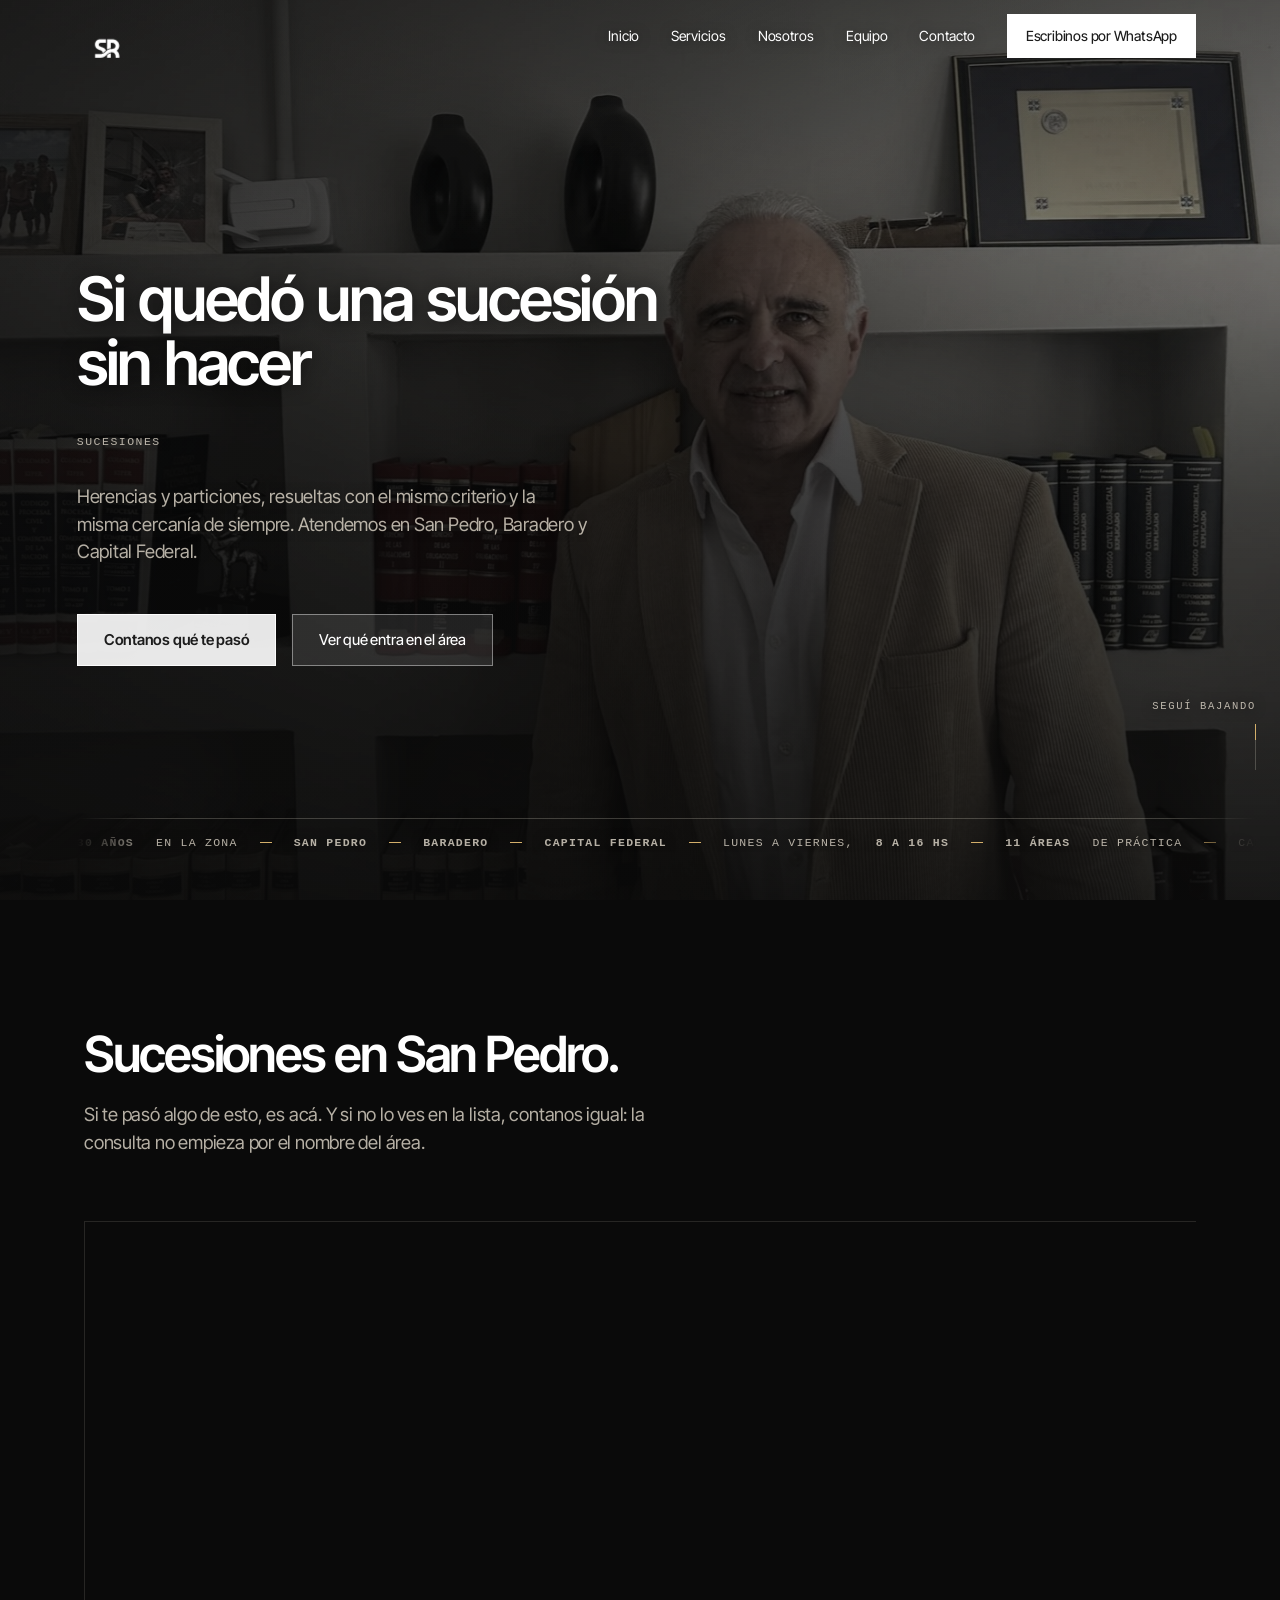
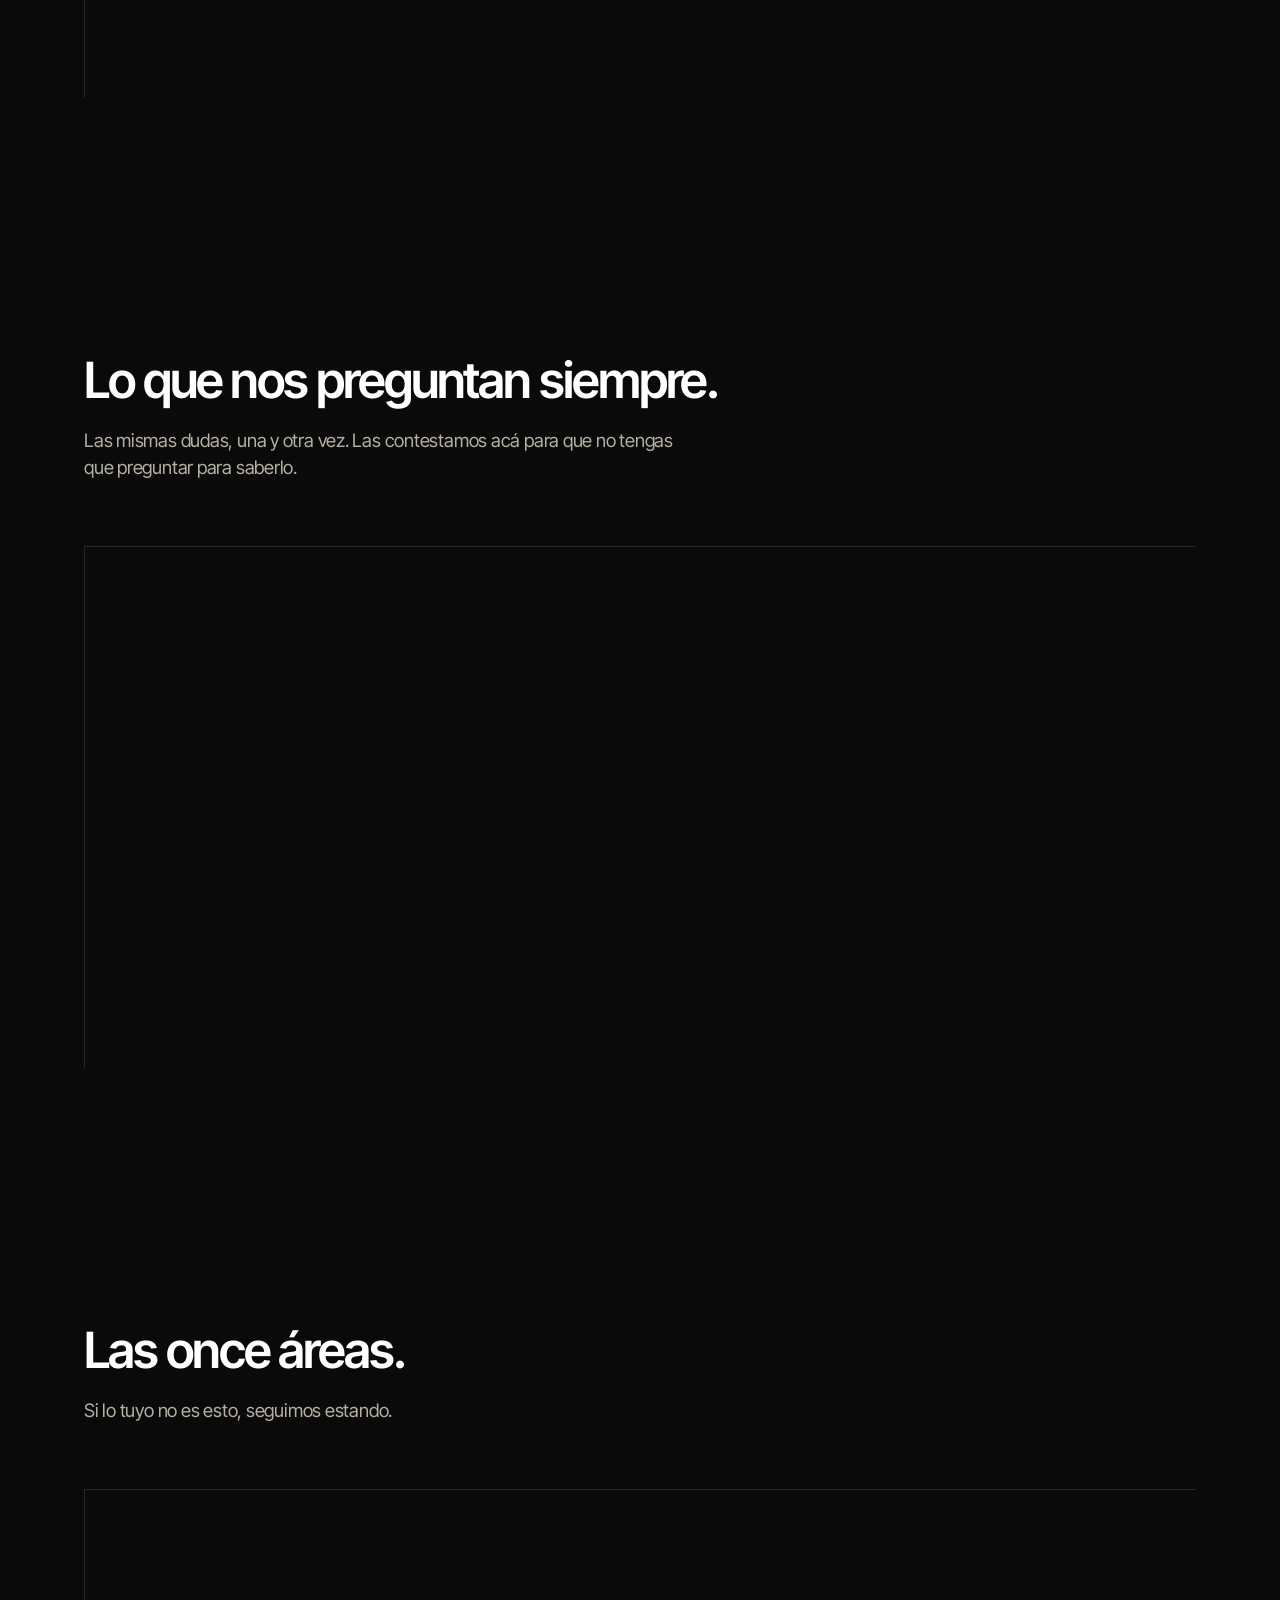
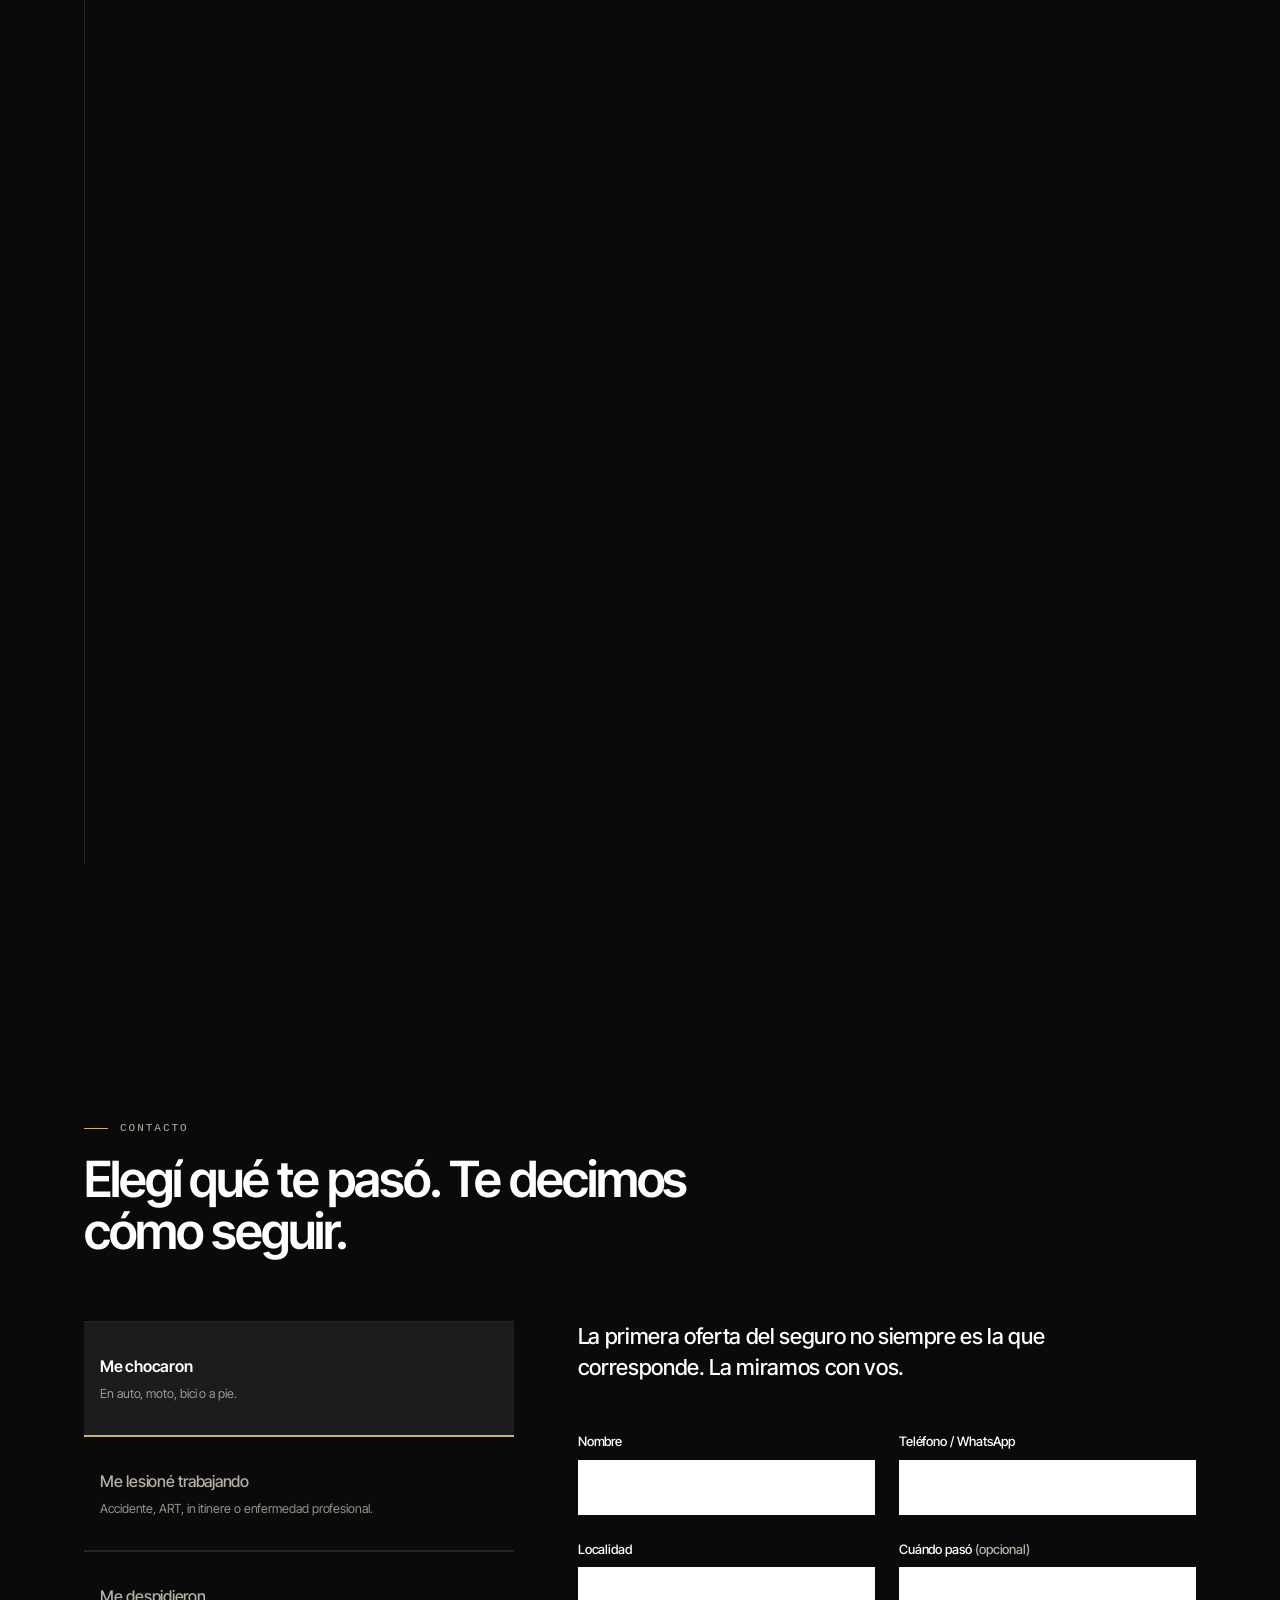
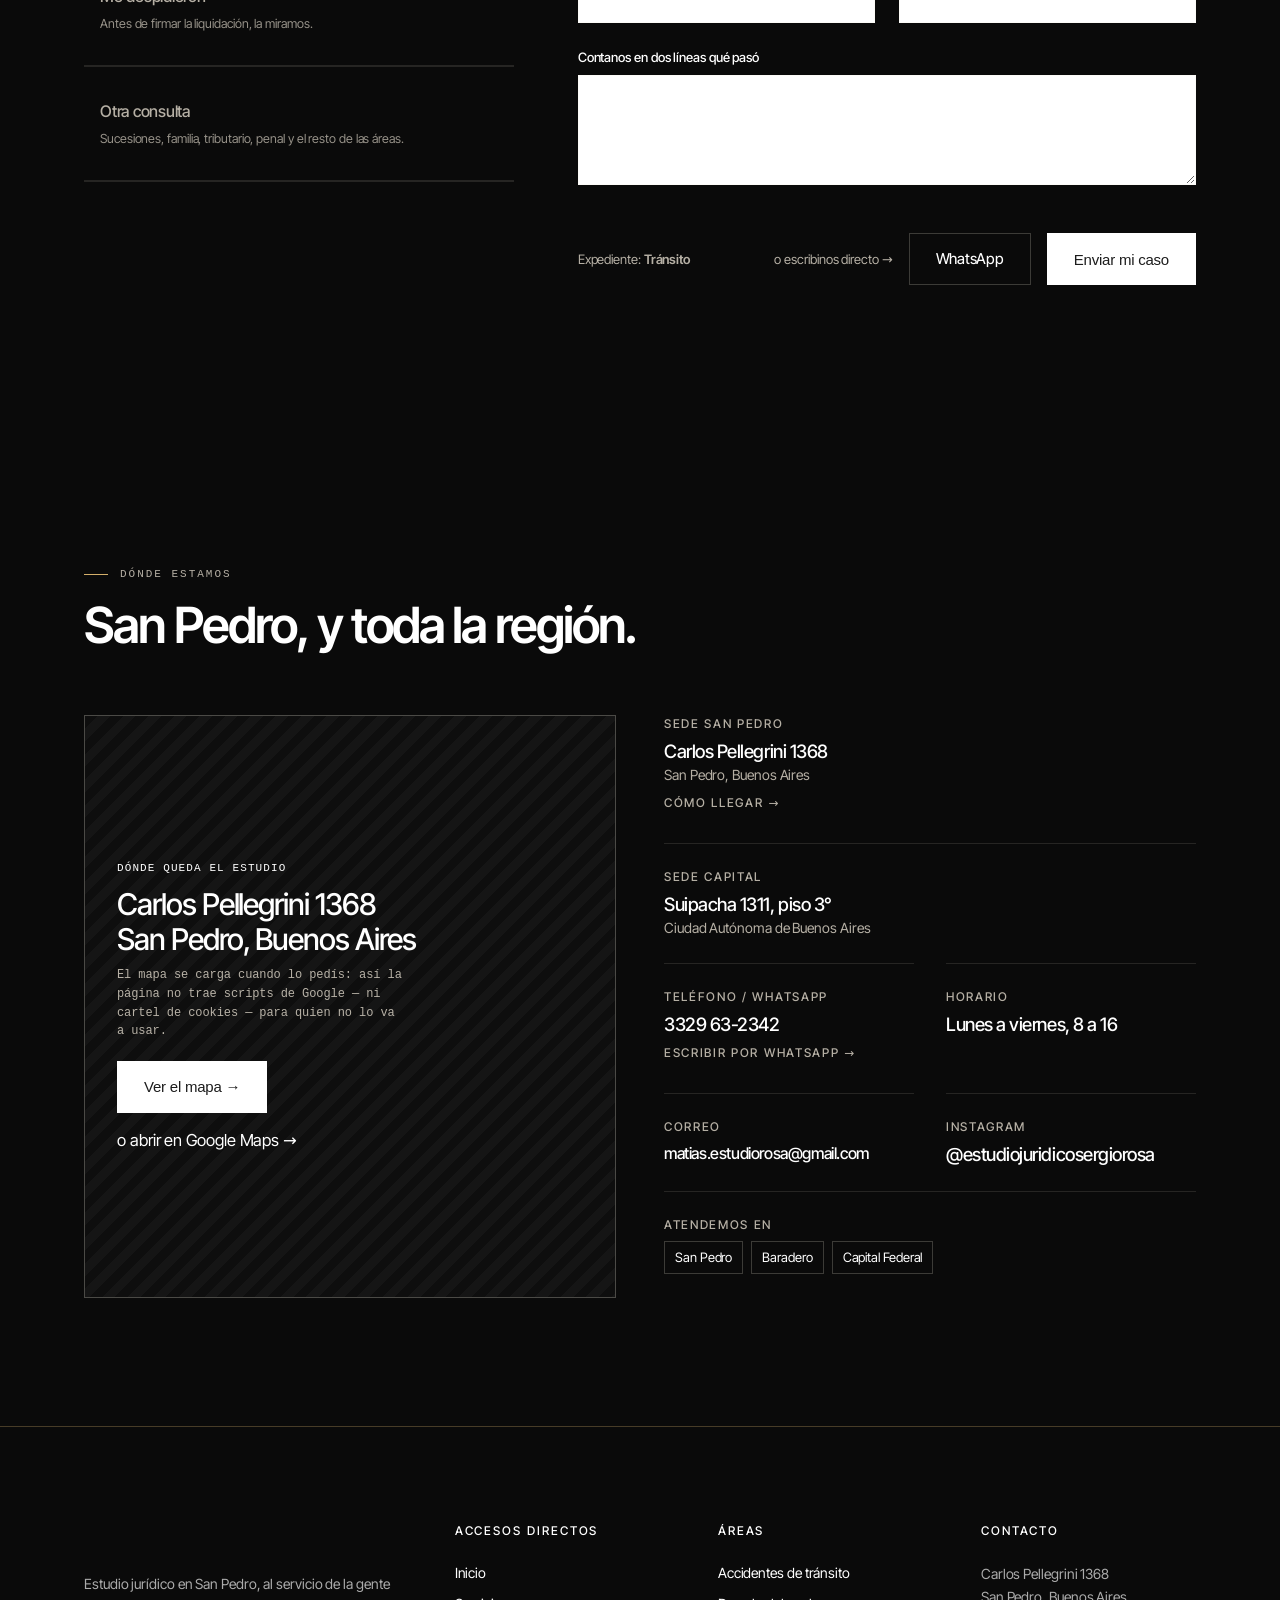
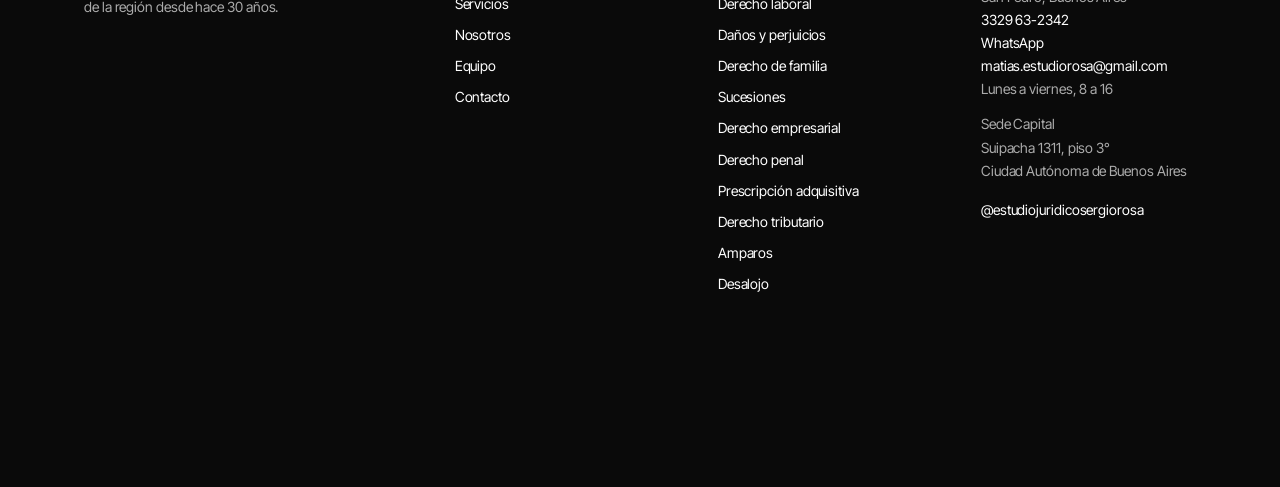
<file: sucesiones/index.html>
<!DOCTYPE html>
<html lang="es-AR">
<head>
<meta charset="utf-8">
<meta name="viewport" content="width=device-width, initial-scale=1">
<title>Abogados de sucesiones en San Pedro — herencias y particiones — Sergio Rosa y Asociados</title>
<meta name="description" content="Abogados de sucesiones en San Pedro. Herencias, particiones y sucesiones que quedaron sin hacer. Te decimos qué papeles hacen falta.">

<!-- Inter e Inter Tight embebidas en base64 desde clientes/sergio-rosa/entregables/
     inter.b64 e intertight.b64 (06-08 y 09-08). Cero CDN, igual que carrusel-base.html
     — BRIEF §A. Subset "latin" de Google Fonts, variable 400-900: cubre español
     (incluye Latin-1 Supplement, o sea tildes, ñ, ¿¡) sin cargar cirílico ni griego. -->


<link rel="stylesheet" href="../assets/estilos.css">
<style>
.pag-area .hero h1{font-size:clamp(34px,4.8vw,64px);line-height:1.05;max-width:18ch}
.pag-area .hero .lead{margin-top:var(--s4)}
</style>
</head>

<body class="sin-js telonando pag-area">

<!-- Barra de lectura. Vacía a propósito: el script le escribe --p en cada
     cuadro. Si el script no corre, queda una hairline invisible de 2px. -->
<b class="lectura" aria-hidden="true"><i></i></b>

<!-- 00 · TELÓN DE APERTURA — ver el bloque 01bis del <style> y telon() en el
     script. Vive fuera de <main> porque no es contenido: es la puerta. Las dos
     piezas van aria-hidden y sin nada enfocable adentro, así que para un lector
     de pantalla la página empieza en el header, como si el telón no existiera.
     La cuenta tampoco se anuncia: es un reloj, no información. -->
<div class="telon" id="telon" aria-hidden="true">
  <b class="telon__hoja"></b>
  <div class="telon__carga"><b class="telon__n" id="telonN">00</b><span class="telon__pc">%</span></div>
  <b class="telon__barra"><i></i></b>
</div>
<!-- El símbolo va SUELTO, hermano del telón y no hijo: es lo único que no sube
     con la hoja — se queda y viaja hasta el logo del header. -->
<div class="telon__sim" id="telonSim" aria-hidden="true"><svg viewBox="0 0 457 400" aria-hidden="true" focusable="false"><g transform="matrix(1,0,0,1,-3923.354078,-158.025554)"><g transform="matrix(0.356776,0,0,0.555556,3448.841753,158.025554)"><g transform="matrix(2.802878,0,0,1.8,1236.584161,35.594531)"><path d="M258.048,99.5C258.078,93.491 257.628,93.314 258.483,92.484C259.584,91.413 307.264,91.829 316.451,92.914C346.125,96.418 371.962,115.927 376.005,146.579C381.258,186.409 351.3,201.871 351.451,203.509C351.551,204.592 377.373,219.098 377.834,258.494C377.932,266.887 378.706,272.646 375.508,272.681C372.946,272.709 349.258,272.97 343.488,272.68C340.162,272.513 341.296,265.444 341.23,260.502C340.918,237.223 325.502,214.862 291.483,221.414C245.831,230.206 252.517,272.878 191.5,272.678C142.924,272.519 142.022,273.547 141.359,271.555C140.894,270.159 141.195,242.054 141.222,239.489C141.257,236.24 143.247,237.23 187.5,237.123C238.66,236.998 238.598,201.641 278.624,188.931C294.86,183.775 333.405,190.224 339.122,164.405C347.506,126.538 299.865,124.809 295.595,126.717C293.698,127.566 294.889,152.628 294.604,177.504C294.561,181.219 289.948,179.3 278.487,182.455C263.169,186.672 257.847,193.965 257.923,189.47C258.05,182.019 258.049,182.032 258.048,99.5Z" style="fill:#FFFFFF"></path><path d="M182.438,93.039C187.383,92.597 206.771,90.863 244.482,91.919C247.77,92.011 246.756,99.046 246.755,106.5C246.752,124.997 247.821,127.551 243.501,127.556C197.184,127.608 179.642,124.742 176.884,140.578C172.396,166.348 208.242,162.283 231.679,180.225C233.549,181.657 235.34,183.229 237.025,184.967C242.688,190.808 246.248,198.343 246.216,199.541C246.134,202.605 211.42,232.283 212.926,224.536C218.326,196.763 179.887,203.649 154.678,180.305C131.675,159.004 131.346,102.297 182.438,93.039Z" style="fill:#FFFFFF"></path><path d="M258.034,264.501C257.982,260.584 257.538,249.121 258.766,247.705C271.79,232.69 287.699,228.707 290.606,227.979C295.001,226.878 294.602,229.029 294.603,233.499C294.609,271.275 294.875,272.562 292.515,272.671C292.154,272.687 260.01,272.682 259.467,272.653C257.344,272.538 258.03,266.775 258.034,264.501Z" style="fill:#FFFFFF"></path></g></g></g></svg></div>

<!-- 01 · HEADER -->
<header class="head" id="inicio">
  <div class="env head__in">
    <a class="marca" href="../index.html" aria-label="Sergio Rosa y Asociados — inicio">
      <svg viewBox="0 0 457 400" aria-hidden="true" focusable="false"><g transform="matrix(1,0,0,1,-3923.354078,-158.025554)"><g transform="matrix(0.356776,0,0,0.555556,3448.841753,158.025554)"><g transform="matrix(2.802878,0,0,1.8,1236.584161,35.594531)"><path d="M258.048,99.5C258.078,93.491 257.628,93.314 258.483,92.484C259.584,91.413 307.264,91.829 316.451,92.914C346.125,96.418 371.962,115.927 376.005,146.579C381.258,186.409 351.3,201.871 351.451,203.509C351.551,204.592 377.373,219.098 377.834,258.494C377.932,266.887 378.706,272.646 375.508,272.681C372.946,272.709 349.258,272.97 343.488,272.68C340.162,272.513 341.296,265.444 341.23,260.502C340.918,237.223 325.502,214.862 291.483,221.414C245.831,230.206 252.517,272.878 191.5,272.678C142.924,272.519 142.022,273.547 141.359,271.555C140.894,270.159 141.195,242.054 141.222,239.489C141.257,236.24 143.247,237.23 187.5,237.123C238.66,236.998 238.598,201.641 278.624,188.931C294.86,183.775 333.405,190.224 339.122,164.405C347.506,126.538 299.865,124.809 295.595,126.717C293.698,127.566 294.889,152.628 294.604,177.504C294.561,181.219 289.948,179.3 278.487,182.455C263.169,186.672 257.847,193.965 257.923,189.47C258.05,182.019 258.049,182.032 258.048,99.5Z" style="fill:#1C1C1C"></path><path d="M182.438,93.039C187.383,92.597 206.771,90.863 244.482,91.919C247.77,92.011 246.756,99.046 246.755,106.5C246.752,124.997 247.821,127.551 243.501,127.556C197.184,127.608 179.642,124.742 176.884,140.578C172.396,166.348 208.242,162.283 231.679,180.225C233.549,181.657 235.34,183.229 237.025,184.967C242.688,190.808 246.248,198.343 246.216,199.541C246.134,202.605 211.42,232.283 212.926,224.536C218.326,196.763 179.887,203.649 154.678,180.305C131.675,159.004 131.346,102.297 182.438,93.039Z" style="fill:#1C1C1C"></path><path d="M258.034,264.501C257.982,260.584 257.538,249.121 258.766,247.705C271.79,232.69 287.699,228.707 290.606,227.979C295.001,226.878 294.602,229.029 294.603,233.499C294.609,271.275 294.875,272.562 292.515,272.671C292.154,272.687 260.01,272.682 259.467,272.653C257.344,272.538 258.03,266.775 258.034,264.501Z" style="fill:#1C1C1C"></path></g></g></g></svg>
      <span class="marca__txt"><b>Sergio Rosa y Asociados</b><span>Estudio Jurídico</span></span>
    </a>
    <nav class="nav" aria-label="Principal">
      <a href="../index.html"><span class="barre">Inicio</span></a>
      <a href="../index.html#servicios"><span class="barre">Servicios</span></a>
      <a href="../index.html#nosotros"><span class="barre">Nosotros</span></a>
      <a href="../index.html#equipo"><span class="barre">Equipo</span></a>
      <a href="#contacto"><span class="barre">Contacto</span></a>
    </nav>
    <button class="head__menu" id="abrir" aria-label="Abrir menú" aria-expanded="false"><b></b><b></b><b></b></button>
    <a class="btn" href="https://wa.me/5493329632342?text=Hola%20Sergio%2C%20c%C3%B3mo%20est%C3%A1s%3F%20Necesito%20ayuda%20con%20mi%20situaci%C3%B3n%2C%20en%20el%20pr%C3%B3ximo%20mensaje%20te%20cuento%20m%C3%A1s." target="_blank" rel="noopener" aria-label="Escribinos por WhatsApp">
      <svg class="btn__ic" viewBox="0 0 24 24" aria-hidden="true" focusable="false"><path d="M12 2C6.48 2 2 6.48 2 12c0 1.85.5 3.58 1.36 5.07L2 22l5.05-1.33A9.94 9.94 0 0 0 12 22c5.52 0 10-4.48 10-10S17.52 2 12 2zm0 18.15c-1.6 0-3.1-.44-4.38-1.2l-.31-.19-3.05.8.81-2.97-.2-.31A8.15 8.15 0 1 1 20.15 12 8.16 8.16 0 0 1 12 20.15zm4.52-6.1c-.25-.12-1.47-.72-1.7-.81-.23-.08-.39-.12-.56.12-.17.25-.64.81-.78.97-.14.17-.29.19-.54.06-.25-.12-1.04-.38-1.99-1.22-.74-.65-1.23-1.46-1.38-1.71-.14-.25-.02-.38.11-.51.11-.11.25-.29.37-.43.12-.14.16-.25.25-.41.08-.17.04-.31-.02-.43-.06-.12-.56-1.35-.77-1.85-.2-.48-.41-.42-.56-.43h-.48c-.17 0-.43.06-.66.31-.23.25-.86.84-.86 2.04 0 1.2.88 2.37 1 2.53.12.17 1.73 2.64 4.2 3.7.59.25 1.05.4 1.41.51.59.19 1.13.16 1.56.1.48-.07 1.47-.6 1.68-1.18.21-.58.21-1.08.14-1.18-.06-.11-.23-.17-.48-.29z"/></svg>
      <span class="btn__txt">Escribinos por WhatsApp</span>
    </a>
  </div>
</header>

<div class="panel" id="panel" aria-hidden="true">
  <button id="cerrar" aria-label="Cerrar menú">✕</button>
  <a href="../index.html">Inicio</a>
  <a href="../index.html#servicios">Servicios</a>
  <a href="../index.html#nosotros">Nosotros</a>
  <a href="../index.html#equipo">Equipo</a>
  <a href="#contacto">Contacto</a>
</div>

<main>
<section class="hero sec--dark">
    <div class="hero__foto"><img src="../assets/img/sergio-rosa-abogado-san-pedro.webp" fetchpriority="high" alt="Dr. Sergio Rosa" width="1600" height="1067"></div>
    <div class="env">
      <h1 data-anim data-no-split>Si quedó una sucesión sin hacer</h1>

      <!-- Doce situaciones, una por área de práctica. El ORDEN es el del
           bloque 04 de acá abajo: volumen real de consulta, tránsito y
           laboral primero. La palabra frena el scroll; el área evita que
           "negaron" o "intimaron" queden colgadas sin sujeto. -->
      <div class="hero__meta" aria-hidden="true" data-anim>
        <b class="hero__prog"></b>
        <span class="hero__area"><span class="hero__areavia"><span>Sucesiones</span></span></span>
      </div>

      <!-- La bajada del hero dice, desde el 18-08 y a pedido del cliente, lo que
           el estudio considera lo más importante de todo: qué hace con lo que le
           traés. Reemplaza a la de trayectoria + honorarios.
           Los dos <strong> no cambian de color: cambian de peso, 400 → 600.
           ⚠️ Lo que se fue con la bajada vieja: "recién entonces hablamos de
           honorarios", que era el reemplazo aprobado del §D-1 de "gratis". Los
           treinta años y las tres ciudades NO se perdieron — siguen en la cinta
           de acá abajo, en nosotros, en equipo y en el pie. La página vuelve a
           no decir en ninguna parte cómo se cobra. -->
      <p class="lead" data-anim>Herencias y particiones, resueltas con el mismo criterio y la misma cercanía de siempre. Atendemos en San Pedro, Baradero y Capital Federal.</p>

      <div class="hero__cta" data-anim>
        <a class="btn" href="https://wa.me/5493329632342?text=Hola%20Sergio%2C%20c%C3%B3mo%20est%C3%A1s%3F%20Necesito%20ayuda%20con%20mi%20situaci%C3%B3n%2C%20en%20el%20pr%C3%B3ximo%20mensaje%20te%20cuento%20m%C3%A1s." target="_blank" rel="noopener">Contanos qué te pasó</a>
        <a class="btn btn--gh" href="#situaciones">Ver qué entra en el área</a>
      </div>

      <a class="hero__baja" href="#situaciones" data-anim>
        <span class="hero__bajaT">Seguí bajando</span>
        <b class="hero__bajaL" aria-hidden="true"></b>
      </a>

      <!-- 03 · CONTADOR — pasó de tres fichas con count-up a esta cinta.
           Mismos datos (§1 del BRIEF), aria-hidden porque los mismos números
           están en texto accesible en nosotros, equipo, contacto y pie. -->
      <div class="hero__cinta" aria-hidden="true" data-anim>
        <div class="hero__pista">
          <div class="hero__set"><span class="hero__dato"><b>30 años</b> en la zona</span><span class="hero__dato"><b>San Pedro</b></span><span class="hero__dato"><b>Baradero</b></span><span class="hero__dato"><b>Capital Federal</b></span><span class="hero__dato">Lunes a viernes, <b>8 a 16 hs</b></span><span class="hero__dato"><b>11 áreas</b> de práctica</span><span class="hero__dato">Carlos Pellegrini <b>1368</b></span><span class="hero__dato">Suipacha <b>1311</b>, CABA</span></div>
          <div class="hero__set"><span class="hero__dato"><b>30 años</b> en la zona</span><span class="hero__dato"><b>San Pedro</b></span><span class="hero__dato"><b>Baradero</b></span><span class="hero__dato"><b>Capital Federal</b></span><span class="hero__dato">Lunes a viernes, <b>8 a 16 hs</b></span><span class="hero__dato"><b>11 áreas</b> de práctica</span><span class="hero__dato">Carlos Pellegrini <b>1368</b></span><span class="hero__dato">Suipacha <b>1311</b>, CABA</span></div>
        </div>
      </div>
    </div>
  </section>

  <section class="sec sec--dark" id="situaciones">
    <div class="env">
      <h2 data-anim style="margin:0 0 20px;max-width:22ch">Sucesiones en San Pedro.</h2>
      <p class="lead" data-anim>Si te pasó algo de esto, es acá. Y si no lo ves en la lista, contanos igual: la consulta no empieza por el nombre del área.</p>
      <div class="srv srvN">
          <a class="srv__c" href="#contacto" data-motivo="otra" data-anim="cortina">
            <div class="srv__b">
              <span class="srv__n">01</span>
              <h3>La casa está a nombre de quien falleció</h3>
              <p>Y por eso no se puede vender ni escriturar.</p>
            </div>
            <span class="srv__mas">Consultá por esto <i>→</i></span>
          </a>
          <a class="srv__c" href="#contacto" data-motivo="otra" data-anim="cortina">
            <div class="srv__b">
              <span class="srv__n">02</span>
              <h3>Varios herederos</h3>
              <p>Cuando hay que poner de acuerdo a hermanos. Y cuando no se puede.</p>
            </div>
            <span class="srv__mas">Consultá por esto <i>→</i></span>
          </a>
          <a class="srv__c" href="#contacto" data-motivo="otra" data-anim="cortina">
            <div class="srv__b">
              <span class="srv__n">03</span>
              <h3>Hay testamento</h3>
              <p>Si lo hay, se abre y se cumple. Y si algo no cierra, se puede discutir.</p>
            </div>
            <span class="srv__mas">Consultá por esto <i>→</i></span>
          </a>
          <a class="srv__c" href="#contacto" data-motivo="otra" data-anim="cortina">
            <div class="srv__b">
              <span class="srv__n">04</span>
              <h3>Sucesión con deudas</h3>
              <p>Qué se hereda, qué no, y cómo se cubre uno.</p>
            </div>
            <span class="srv__mas">Consultá por esto <i>→</i></span>
          </a>
          <a class="srv__c" href="#contacto" data-motivo="otra" data-anim="cortina">
            <div class="srv__b">
              <span class="srv__n">05</span>
              <h3>Bienes en distintas localidades</h3>
              <p>Campos, lotes, vehículos y cuentas en más de un lugar.</p>
            </div>
            <span class="srv__mas">Consultá por esto <i>→</i></span>
          </a>
          <a class="srv__c" href="#contacto" data-motivo="otra" data-anim="cortina">
            <div class="srv__b">
              <span class="srv__n">06</span>
              <h3>Sucesiones viejas</h3>
              <p>Las que quedaron por la mitad, o que nunca se empezaron.</p>
            </div>
            <span class="srv__mas">Consultá por esto <i>→</i></span>
          </a>
        </div>
    </div>
  </section>


  <section class="sec sec--dark" id="preguntas">
    <div class="env">
      <h2 data-anim style="margin:0 0 20px;max-width:22ch">Lo que nos preguntan siempre.</h2>
      <p class="lead" data-anim>Las mismas dudas, una y otra vez. Las contestamos acá para que no tengas que preguntar para saberlo.</p>
      <div class="srv srvN">
          <a class="srv__c" href="#contacto" data-motivo="otra" data-anim="cortina">
            <div class="srv__b">
              <span class="srv__n">01</span>
              <h3>¿Cuánto tarda una sucesión?</h3>
              <p>Depende de cuántos herederos haya, de si están de acuerdo y de qué bienes entran. En la primera charla te damos un plazo estimado para tu caso.</p>
            </div>
            <span class="srv__mas">Contanos tu caso <i>→</i></span>
          </a>
          <a class="srv__c" href="#contacto" data-motivo="otra" data-anim="cortina">
            <div class="srv__b">
              <span class="srv__n">02</span>
              <h3>¿Hace falta que estemos todos de acuerdo?</h3>
              <p>Ayuda mucho, pero no es imprescindible. Se puede avanzar aunque haya un heredero que no colabore.</p>
            </div>
            <span class="srv__mas">Contanos tu caso <i>→</i></span>
          </a>
          <a class="srv__c" href="#contacto" data-motivo="otra" data-anim="cortina">
            <div class="srv__b">
              <span class="srv__n">03</span>
              <h3>Falleció hace años y no hicimos nada</h3>
              <p>Se puede hacer igual. Lo que suele aparecer son dos sucesiones encadenadas, y eso se resuelve en el mismo expediente.</p>
            </div>
            <span class="srv__mas">Contanos tu caso <i>→</i></span>
          </a>
          <a class="srv__c" href="#contacto" data-motivo="otra" data-anim="cortina">
            <div class="srv__b">
              <span class="srv__n">04</span>
              <h3>¿Puedo vender la casa antes de terminar?</h3>
              <p>Hay pasos que permiten avanzar con la venta antes del final. Contanos en qué punto estás y te decimos qué se puede hacer.</p>
            </div>
            <span class="srv__mas">Contanos tu caso <i>→</i></span>
          </a>
          <a class="srv__c" href="#contacto" data-motivo="otra" data-anim="cortina">
            <div class="srv__b">
              <span class="srv__n">05</span>
              <h3>¿Qué papeles necesito para empezar?</h3>
              <p>Partidas, DNI de los herederos y los títulos de lo que haya. Si te falta alguno, lo gestionamos nosotros.</p>
            </div>
            <span class="srv__mas">Contanos tu caso <i>→</i></span>
          </a>
          <a class="srv__c" href="#contacto" data-motivo="otra" data-anim="cortina">
            <div class="srv__b">
              <span class="srv__n">06</span>
              <h3>Hay deudas, ¿me conviene aceptar?</h3>
              <p>Hay formas de aceptar una herencia sin responder con tu propio patrimonio. Es una de las primeras cosas que se decide.</p>
            </div>
            <span class="srv__mas">Contanos tu caso <i>→</i></span>
          </a>
        </div>
    </div>
  </section>


  <section class="sec sec--dark" id="otras">
    <div class="env">
      <h2 data-anim style="margin:0 0 20px;max-width:22ch">Las once áreas.</h2>
      <p class="lead" data-anim>Si lo tuyo no es esto, seguimos estando.</p>
      <div class="srv srvN">
          <a class="srv__c" href="../accidentes-de-transito/index.html" data-anim="cortina">
            <div class="srv__b">
              <span class="srv__n">01</span>
              <h3>Accidentes de tránsito</h3>
              <p>Autos, motos, peatones, bicis. Antes de aceptar la oferta de la aseguradora, dejanos revisarla.</p>
            </div>
            <span class="srv__mas">Conocé más <i>→</i></span>
          </a>
          <a class="srv__c" href="../derecho-laboral/index.html" data-anim="cortina">
            <div class="srv__b">
              <span class="srv__n">02</span>
              <h3>Derecho laboral</h3>
              <p>Despidos, accidentes de trabajo, enfermedades profesionales. Revisamos el alta o la liquidación antes de que firmes.</p>
            </div>
            <span class="srv__mas">Conocé más <i>→</i></span>
          </a>
          <a class="srv__c" href="../danos-y-perjuicios/index.html" data-anim="cortina">
            <div class="srv__b">
              <span class="srv__n">03</span>
              <h3>Daños y perjuicios</h3>
              <p>Reclamos y reparación cuando otro te causó un daño, dentro o fuera del tránsito.</p>
            </div>
            <span class="srv__mas">Conocé más <i>→</i></span>
          </a>
          <a class="srv__c" href="../derecho-de-familia/index.html" data-anim="cortina">
            <div class="srv__b">
              <span class="srv__n">04</span>
              <h3>Derecho de familia</h3>
              <p>Alimentos, cuidado personal, divorcio, filiación. Te acompañamos en cada etapa del trámite.</p>
            </div>
            <span class="srv__mas">Conocé más <i>→</i></span>
          </a>
          <a class="srv__c" href="#situaciones" data-anim="cortina">
            <div class="srv__b">
              <span class="srv__n">05</span>
              <h3>Sucesiones</h3>
              <p>Herencias y particiones, resueltas con el mismo criterio y la misma cercanía de siempre.</p>
            </div>
            <span class="srv__mas">Estás en esta área <i>→</i></span>
          </a>
          <a class="srv__c" href="../derecho-empresarial/index.html" data-anim="cortina">
            <div class="srv__b">
              <span class="srv__n">06</span>
              <h3>Derecho empresarial</h3>
              <p>Asesoramiento a pymes de la región en la creación y estructura de su empresa.</p>
            </div>
            <span class="srv__mas">Conocé más <i>→</i></span>
          </a>
          <a class="srv__c" href="../derecho-penal/index.html" data-anim="cortina">
            <div class="srv__b">
              <span class="srv__n">07</span>
              <h3>Derecho penal</h3>
              <p>Defensa técnica a cargo del Dr. Matías Seery, especialista en la materia.</p>
            </div>
            <span class="srv__mas">Conocé más <i>→</i></span>
          </a>
          <a class="srv__c" href="../prescripcion-adquisitiva/index.html" data-anim="cortina">
            <div class="srv__b">
              <span class="srv__n">08</span>
              <h3>Prescripción adquisitiva</h3>
              <p>Usucapión de inmuebles, con el proceso explicado paso a paso.</p>
            </div>
            <span class="srv__mas">Conocé más <i>→</i></span>
          </a>
          <a class="srv__c" href="../derecho-tributario/index.html" data-anim="cortina">
            <div class="srv__b">
              <span class="srv__n">09</span>
              <h3>Derecho tributario</h3>
              <p>Defensa ante ARCA (ex AFIP) y ante el Tribunal Fiscal, a cargo del Dr. Sergio H Rosa.</p>
            </div>
            <span class="srv__mas">Conocé más <i>→</i></span>
          </a>
          <a class="srv__c" href="../amparos/index.html" data-anim="cortina">
            <div class="srv__b">
              <span class="srv__n">10</span>
              <h3>Amparos</h3>
              <p>Reclamos urgentes cuando un derecho está siendo vulnerado y no hay tiempo para el trámite ordinario.</p>
            </div>
            <span class="srv__mas">Conocé más <i>→</i></span>
          </a>
          <a class="srv__c" href="../desalojo/index.html" data-anim="cortina">
            <div class="srv__b">
              <span class="srv__n">11</span>
              <h3>Desalojo</h3>
              <p>Procesos de desalojo, ya sea que necesites recuperar tu inmueble o que te lo estén reclamando a vos.</p>
            </div>
            <span class="srv__mas">Conocé más <i>→</i></span>
          </a>
          <a class="srv__c srv__c--cta" href="#contacto" data-motivo="otra" data-anim="cortina">
            <div class="srv__b">
              <span class="srv__n">12</span>
              <h3>¿Lo tuyo no está en la lista?</h3>
              <p>Contanos igual qué te pasó. Son once áreas, pero la consulta no empieza por el nombre del área.</p>
            </div>
            <span class="srv__mas">Contanos tu caso <i>→</i></span>
          </a>
        </div>
    </div>
  </section>

<section class="sec sec--dark" id="contacto">
    <div class="env">
      <p class="kick" data-anim>Contacto</p>
      <h2 data-anim style="margin:16px 0 20px;max-width:20ch">Elegí qué te pasó. Te decimos cómo seguir.</h2>

      <!-- DESTINO: matias.estudiorosa@gmail.com. Sin servidor, el envío arma el mail con los datos
           del formulario y lo abre en el cliente de correo de la persona. Es el
           único destino posible en un archivo que abre con doble clic; si más
           adelante hay un servicio de formularios, se cambia sólo el submit. -->
      <!-- El movimiento pasó del <form> entero a sus dos mitades (12-08): las
           pestañas entran desde la izquierda y el panel desde la derecha, y el
           bloque se abre como una carpeta. Va en .leg__rail y no en .leg__col
           porque la columna es sticky y no se le cuelga un filtro encima. -->
      <form class="leg" id="form" novalidate>
        <div class="leg__col">
          <!-- Patrón ARIA de pestañas completo (14-08): cada tab con id para que
               el panel lo pueda nombrar, y un solo tabindex=0 en la seleccionada
               —el resto en -1— porque declarar role="tablist" es un contrato:
               quien usa lector de pantalla espera moverse con las flechas y que
               el grupo entero ocupe una sola parada de tabulación. Las flechas
               las cablea el <script> del final. -->
          <div class="leg__rail" role="tablist" aria-label="Qué te pasó" id="rail" data-anim="izq">
            <button class="leg__tab" role="tab" id="tab-choque" aria-selected="true" aria-controls="panel-contacto" tabindex="0" data-motivo="choque" type="button">
              <span>Me chocaron</span><i>En auto, moto, bici o a pie.</i>
            </button>
            <button class="leg__tab" role="tab" id="tab-trabajo" aria-selected="false" aria-controls="panel-contacto" tabindex="-1" data-motivo="trabajo" type="button">
              <span>Me lesioné trabajando</span><i>Accidente, ART, in itinere o enfermedad profesional.</i>
            </button>
            <button class="leg__tab" role="tab" id="tab-despido" aria-selected="false" aria-controls="panel-contacto" tabindex="-1" data-motivo="despido" type="button">
              <span>Me despidieron</span><i>Antes de firmar la liquidación, la miramos.</i>
            </button>
            <button class="leg__tab" role="tab" id="tab-otra" aria-selected="false" aria-controls="panel-contacto" tabindex="-1" data-motivo="otra" type="button">
              <span>Otra consulta</span><i>Sucesiones, familia, tributario, penal y el resto de las áreas.</i>
            </button>
          </div>
        </div>

        <div class="leg__panel" role="tabpanel" id="panel-contacto" aria-labelledby="tab-choque" data-anim="der">
          <p class="leg__voz" id="voz">La primera oferta del seguro no siempre es la que corresponde. La miramos con vos.</p>

          <!-- Nada de subir documentación, fotos del accidente ni datos del
               expediente: son datos sensibles y el formulario no es el lugar. -->
          <div class="campos" style="margin-top:var(--s5)">
            <div class="campo">
              <label for="nombre">Nombre</label>
              <input id="nombre" name="nombre" type="text" autocomplete="name" required>
            </div>
            <div class="campo">
              <label for="tel">Teléfono / WhatsApp</label>
              <input id="tel" name="tel" type="tel" inputmode="tel" autocomplete="tel" required>
            </div>
            <div class="campo">
              <label for="loc">Localidad</label>
              <input id="loc" name="localidad" type="text" autocomplete="address-level2">
            </div>
            <div class="campo">
              <label for="cuando">Cuándo pasó <i>(opcional)</i></label>
              <input id="cuando" name="cuando" type="text">
            </div>
            <div class="campo campo--full">
              <label for="detalle">Contanos en dos líneas qué pasó</label>
              <textarea id="detalle" name="detalle"></textarea>
            </div>
          </div>

          <div class="form__pie">
            <span class="form__nota" style="margin:0">Expediente: <b class="leg__tag" id="voz-tag">Tránsito</b></span>
            <div class="form__der">
              <span class="form__o">o escribinos directo →</span>
              <a class="btn btn--gh" href="https://wa.me/5493329632342?text=Hola%20Sergio%2C%20c%C3%B3mo%20est%C3%A1s%3F%20Necesito%20ayuda%20con%20mi%20situaci%C3%B3n%2C%20en%20el%20pr%C3%B3ximo%20mensaje%20te%20cuento%20m%C3%A1s." target="_blank" rel="noopener">WhatsApp</a>
              <button class="btn form__env" type="submit">Enviar mi caso</button>
            </div>
          </div>
          <p class="form__nota" id="aviso" role="status"></p>
        </div>

        <input type="hidden" name="motivo" id="motivo-real" value="choque">
      </form>

      <!-- Reemplaza al formulario en el mismo lugar, sin que la página salte.
           El texto es el decidido en el BRIEF: pregunta que desafía arriba,
           "Caso aceptado." abajo. -->
      <div class="listo oculto" id="listo" role="status">
        <p class="paso__t" style="margin:0">Confirmación</p>
        <h3>Caso aceptado.</h3>
        <p>Te escribimos por WhatsApp para contarte si hay caso. Atendemos de lunes a viernes, de 8 a 16.</p>
        <p class="hueco__d" style="margin-top:20px">Se abre tu correo con la consulta armada. Si no se abrió, escribinos a <a href="mailto:matias.estudiorosa@gmail.com">matias.estudiorosa@gmail.com</a> o llamá al <a href="tel:+543329632342">3329 63-2342</a>.</p>
      </div>
    </div>
  </section>
<section class="sec sec--dark" id="donde">
    <div class="env">
      <p class="kick" data-anim>Dónde estamos</p>
      <h2 data-anim style="margin-top:16px;max-width:20ch">San Pedro, y toda la región.</h2>
      <div class="mapa-grid">
        <!-- El embed de Google carga scripts y arrastra cartel de cookies.
             Va una imagen del mapa embebida en el archivo, con link a Google Maps:
             cero scripts, cero cartel, un clic más. -->
        <div class="mapa" id="mapa" data-anim="izq">
          <div class="mapa__pre">
            <p class="hueco__t">Dónde queda el estudio</p>
            <h3>Carlos Pellegrini 1368<br>San Pedro, Buenos Aires</h3>
            <p class="hueco__d" style="max-width:40ch">El mapa se carga cuando lo pedís: así la página no trae scripts de Google — ni cartel de cookies — para quien no lo va a usar.</p>
            <button class="btn" type="button" id="mapa-load">Ver el mapa →</button>
            <p style="margin-top:4px"><a href="https://maps.app.goo.gl/MZXgna2a5sL994fv5" target="_blank" rel="noopener"><span class="barre">o abrir en Google Maps →</span></a></p>
          </div>
        </div>
        <div class="ficha" data-anim="der">
          <div class="f-full"><span>Sede San Pedro</span><h3>Carlos Pellegrini 1368</h3><p>San Pedro, Buenos Aires</p>
            <p style="margin-top:8px"><a href="https://maps.app.goo.gl/MZXgna2a5sL994fv5" target="_blank" rel="noopener"><span class="barre">Cómo llegar →</span></a></p></div>
          <div class="f-full"><span>Sede Capital</span><h3>Suipacha 1311, piso 3°</h3><p>Ciudad Autónoma de Buenos Aires</p></div>
          <div><span>Teléfono / WhatsApp</span><h3><a href="tel:+543329632342">3329 63-2342</a></h3>
            <p style="margin-top:8px"><a href="https://wa.me/5493329632342?text=Hola%20Sergio%2C%20c%C3%B3mo%20est%C3%A1s%3F%20Necesito%20ayuda%20con%20mi%20situaci%C3%B3n%2C%20en%20el%20pr%C3%B3ximo%20mensaje%20te%20cuento%20m%C3%A1s." target="_blank" rel="noopener"><span class="barre">Escribir por WhatsApp →</span></a></p></div>
          <div><span>Horario</span><h3>Lunes a viernes, 8 a 16</h3></div>
          <div><span>Correo</span><h3 style="font-size:16px"><a href="mailto:matias.estudiorosa@gmail.com">matias.estudiorosa@gmail.com</a></h3></div>
          <!-- Handle cerrado el 2026-08-07: @estudiojuridicosergiorosa.
               Se cambió antes de que la cuenta tuviera volumen — con un solo post
               publicado era el momento más barato y no vuelve. -->
          <div><span>Instagram</span><h3><a href="https://instagram.com/estudiojuridicosergiorosa" target="_blank" rel="noopener">@estudiojuridicosergiorosa</a></h3></div>
          <div class="f-full"><span>Atendemos en</span>
            <div class="pills"><i>San Pedro</i><i>Baradero</i><i>Capital Federal</i></div></div>
        </div>
      </div>
    </div>
  </section>
</main>

<!-- 10 · FOOTER -->
<footer class="foot">
  <div class="env">
    <div class="foot__grid">
      <div data-anim>
        <a class="marca" href="#inicio">
          <svg viewBox="0 0 457 400" aria-hidden="true" focusable="false"><g transform="matrix(1,0,0,1,-3923.354078,-158.025554)"><g transform="matrix(0.356776,0,0,0.555556,3448.841753,158.025554)"><g transform="matrix(2.802878,0,0,1.8,1236.584161,35.594531)"><path d="M258.048,99.5C258.078,93.491 257.628,93.314 258.483,92.484C259.584,91.413 307.264,91.829 316.451,92.914C346.125,96.418 371.962,115.927 376.005,146.579C381.258,186.409 351.3,201.871 351.451,203.509C351.551,204.592 377.373,219.098 377.834,258.494C377.932,266.887 378.706,272.646 375.508,272.681C372.946,272.709 349.258,272.97 343.488,272.68C340.162,272.513 341.296,265.444 341.23,260.502C340.918,237.223 325.502,214.862 291.483,221.414C245.831,230.206 252.517,272.878 191.5,272.678C142.924,272.519 142.022,273.547 141.359,271.555C140.894,270.159 141.195,242.054 141.222,239.489C141.257,236.24 143.247,237.23 187.5,237.123C238.66,236.998 238.598,201.641 278.624,188.931C294.86,183.775 333.405,190.224 339.122,164.405C347.506,126.538 299.865,124.809 295.595,126.717C293.698,127.566 294.889,152.628 294.604,177.504C294.561,181.219 289.948,179.3 278.487,182.455C263.169,186.672 257.847,193.965 257.923,189.47C258.05,182.019 258.049,182.032 258.048,99.5Z"></path><path d="M182.438,93.039C187.383,92.597 206.771,90.863 244.482,91.919C247.77,92.011 246.756,99.046 246.755,106.5C246.752,124.997 247.821,127.551 243.501,127.556C197.184,127.608 179.642,124.742 176.884,140.578C172.396,166.348 208.242,162.283 231.679,180.225C233.549,181.657 235.34,183.229 237.025,184.967C242.688,190.808 246.248,198.343 246.216,199.541C246.134,202.605 211.42,232.283 212.926,224.536C218.326,196.763 179.887,203.649 154.678,180.305C131.675,159.004 131.346,102.297 182.438,93.039Z"></path><path d="M258.034,264.501C257.982,260.584 257.538,249.121 258.766,247.705C271.79,232.69 287.699,228.707 290.606,227.979C295.001,226.878 294.602,229.029 294.603,233.499C294.609,271.275 294.875,272.562 292.515,272.671C292.154,272.687 260.01,272.682 259.467,272.653C257.344,272.538 258.03,266.775 258.034,264.501Z"></path></g></g></g></svg>
          <span class="marca__txt"><b>Sergio Rosa y Asociados</b><span>Estudio Jurídico</span></span>
        </a>
        <p style="margin-top:20px">Estudio jurídico en San Pedro, al servicio de la gente de la región desde hace 30 años.</p>
      </div>
      <div data-anim>
        <h3>Accesos directos</h3>
        <ul>
          <li><a href="#inicio">Inicio</a></li>
          <li><a href="#servicios">Servicios</a></li>
          <li><a href="#nosotros">Nosotros</a></li>
          <li><a href="#equipo">Equipo</a></li>
          <li><a href="#contacto">Contacto</a></li>
        </ul>
      </div>
      <div data-anim>
        <h3>Áreas</h3>
        <ul>
          <li><a href="../accidentes-de-transito/index.html">Accidentes de tránsito</a></li>
          <li><a href="../derecho-laboral/index.html">Derecho laboral</a></li>
          <li><a href="../danos-y-perjuicios/index.html">Daños y perjuicios</a></li>
          <li><a href="../derecho-de-familia/index.html">Derecho de familia</a></li>
          <li><a href="../sucesiones/index.html">Sucesiones</a></li>
          <li><a href="../derecho-empresarial/index.html">Derecho empresarial</a></li>
          <li><a href="../derecho-penal/index.html">Derecho penal</a></li>
          <li><a href="../prescripcion-adquisitiva/index.html">Prescripción adquisitiva</a></li>
          <li><a href="../derecho-tributario/index.html">Derecho tributario</a></li>
          <li><a href="../amparos/index.html">Amparos</a></li>
          <li><a href="../desalojo/index.html">Desalojo</a></li>
        </ul>
      </div>
      <div data-anim>
        <h3>Contacto</h3>
        <p>Carlos Pellegrini 1368<br>San Pedro, Buenos Aires<br><a href="tel:+543329632342">3329 63-2342</a><br><a href="https://wa.me/5493329632342?text=Hola%20Sergio%2C%20c%C3%B3mo%20est%C3%A1s%3F%20Necesito%20ayuda%20con%20mi%20situaci%C3%B3n%2C%20en%20el%20pr%C3%B3ximo%20mensaje%20te%20cuento%20m%C3%A1s." target="_blank" rel="noopener">WhatsApp</a><br><a href="mailto:matias.estudiorosa@gmail.com">matias.estudiorosa@gmail.com</a><br>Lunes a viernes, 8 a 16</p>
        <p style="margin-top:12px">Sede Capital<br>Suipacha 1311, piso 3°<br>Ciudad Autónoma de Buenos Aires</p>
        <p style="margin-top:16px"><a href="https://instagram.com/estudiojuridicosergiorosa" target="_blank" rel="noopener">@estudiojuridicosergiorosa</a></p>
      </div>
    </div>
    <!-- El descargo va acá y en ningún otro lado. -->
    <p class="legal" data-anim>© 2026 Sergio Rosa y Asociados · Estudio Jurídico. — La información de este sitio es de carácter general y no constituye asesoramiento legal para un caso particular. Cada situación requiere análisis individual.</p>
  </div>
</footer>

<!-- 11 · BARRA FIJA — solo celular. Aparece después del hero y se esconde
     mientras el formulario está en pantalla, para no competir con "Enviar mi caso".
     WhatsApp confirmado el 06-08: es el atajo de quien ya decidió escribir. -->
<nav class="barra" id="barra" aria-label="Acciones rápidas">
  <a href="https://wa.me/5493329632342?text=Hola%20Sergio%2C%20c%C3%B3mo%20est%C3%A1s%3F%20Necesito%20ayuda%20con%20mi%20situaci%C3%B3n%2C%20en%20el%20pr%C3%B3ximo%20mensaje%20te%20cuento%20m%C3%A1s." target="_blank" rel="noopener">Escribir por WhatsApp</a>
  <a href="tel:+543329632342">Llamar</a>
</nav>

<!-- GSAP 3.13.0 + ScrollTrigger, embebidos (2026-08-18). La regla del BRIEF §A
     "sin GSAP ni ninguna librería" quedó levantada por decisión del usuario;
     la que NO se levanta es "cero CDN", así que la librería viaja adentro del
     archivo y el sitio sigue abriendo offline y sin un solo pedido externo.
     La usa un solo bloque: el zoom de palabra del equipo. La copia maestra
     está en sergio-rosa-web/design/vendor/. -->
<script src="../assets/sitio.js"></script>

<script src="../assets/sitio-2.js"></script>

<script type="application/ld+json">
{
  "@context": "https://schema.org",
  "@graph": [
    {
      "@type": "LegalService",
      "name": "Sergio Rosa y Asociados",
      "description": "Estudio jurídico en San Pedro, Buenos Aires. Once áreas de práctica.",
      "areaServed": [
        {"@type": "City", "name": "San Pedro"},
        {"@type": "City", "name": "Baradero"},
        {"@type": "City", "name": "Ciudad Autónoma de Buenos Aires"}
      ],
      "address": {
        "@type": "PostalAddress",
        "streetAddress": "Carlos Pellegrini 1368",
        "addressLocality": "San Pedro",
        "addressRegion": "Buenos Aires",
        "addressCountry": "AR"
      },
      "telephone": "+54-3329-63-2342",
      "email": "matias.estudiorosa@gmail.com",
      "openingHours": "Mo-Fr 08:00-16:00",
      "knowsAbout": ["Accidentes de tránsito","Derecho laboral","Daños y perjuicios","Derecho de familia","Sucesiones","Derecho empresarial","Derecho penal","Prescripción adquisitiva","Derecho tributario","Amparos","Desalojo"]
    },
    {
      "@type": "BreadcrumbList",
      "itemListElement": [
        {"@type": "ListItem", "position": 1, "name": "Inicio"},
        {"@type": "ListItem", "position": 2, "name": "Áreas de práctica"},
        {"@type": "ListItem", "position": 3, "name": "Sucesiones"}
      ]
    },
    {
      "@type": "FAQPage",
      "mainEntity": [
        {"@type": "Question", "name": "¿Cuánto tarda una sucesión?",
         "acceptedAnswer": {"@type": "Answer", "text": "Depende de cuántos herederos haya, de si están de acuerdo y de qué bienes entran. En la primera charla te damos un plazo estimado para tu caso."}},
        {"@type": "Question", "name": "¿Hace falta que estemos todos de acuerdo?",
         "acceptedAnswer": {"@type": "Answer", "text": "Ayuda mucho, pero no es imprescindible. Se puede avanzar aunque haya un heredero que no colabore."}},
        {"@type": "Question", "name": "Falleció hace años y no hicimos nada",
         "acceptedAnswer": {"@type": "Answer", "text": "Se puede hacer igual. Lo que suele aparecer son dos sucesiones encadenadas, y eso se resuelve en el mismo expediente."}},
        {"@type": "Question", "name": "¿Puedo vender la casa antes de terminar?",
         "acceptedAnswer": {"@type": "Answer", "text": "Hay pasos que permiten avanzar con la venta antes del final. Contanos en qué punto estás y te decimos qué se puede hacer."}},
        {"@type": "Question", "name": "¿Qué papeles necesito para empezar?",
         "acceptedAnswer": {"@type": "Answer", "text": "Partidas, DNI de los herederos y los títulos de lo que haya. Si te falta alguno, lo gestionamos nosotros."}},
        {"@type": "Question", "name": "Hay deudas, ¿me conviene aceptar?",
         "acceptedAnswer": {"@type": "Answer", "text": "Hay formas de aceptar una herencia sin responder con tu propio patrimonio. Es una de las primeras cosas que se decide."}}
      ]
    }
  ]
}
</script>
</body>
</html>
</file>
<file: assets/estilos.css>
/* ══════════════════════════════════════════════════════════════════════════
   Hoja de estilos del sitio, fuera del HTML (2026-08-23).
   La comparten la home y las once páginas de área: el navegador la baja UNA
   vez. Las únicas url() que tiene son las de las tipografías, relativas a este
   archivo, así que vale igual desde cualquier carpeta.
   Generada por design/externalizar-css-js.mjs — no editar a mano.
   ══════════════════════════════════════════════════════════════════════════ */

/* Las dos tipografías, ya no escritas adentro del HTML sino apuntando a los
   archivos de assets/fonts/ (2026-08-23). Subset "latin" de Google Fonts,
   variable 400-900: cubre español —incluido Latin-1 Supplement, o sea tildes,
   ñ, ¿¡— sin cargar cirílico ni griego. Sigue sin haber CDN: los archivos son
   nuestros.

   Este bloque queda como <style> a propósito: el paso siguiente
   (externalizar-css-js.mjs) lo funde con la hoja grande en un solo
   assets/estilos.css. Así el navegador descubre la tipografía apenas parsea la
   hoja que ya iba a pedir igual, sin un archivo aparte ni un <link rel=preload>.

   🔴 El preload se probó y se sacó. Precargar una tipografía obliga a poner
   crossorigin, y por file:// Chromium rechaza ese pedido —origen "null"— y
   deja un error rojo en la consola cada vez que alguien abre la página con
   doble clic, que es justo como se revisa acá. Lo que ganaba era poco:
   font-display:swap ya evita el texto invisible, y el telón de apertura tapa
   esos milisegundos. Fundirla en la hoja da casi lo mismo y no rompe nada. */
@font-face{
  font-family:'Inter';
  src:url(fonts/inter.woff2) format('woff2');
  font-weight:400 900;
  font-display:swap;
}
@font-face{
  font-family:'Inter Tight';
  src:url(fonts/inter-tight.woff2) format('woff2');
  font-weight:400 900;
  font-display:swap;
}


:root{
  /* PRIMITIVAS — los cuatro del manual, más el hueso.
     🔴 El hueso NO está en el manual de marca: es un color nuevo, pedido el
     06-08 porque el blanco puro resultaba duro. Es un neutro tibio, o sea que
     no rompe el "predominio de neutros", pero es una decisión de marca y la
     valida Sergio antes de publicar. Está tirado al mismo hue que el dorado
     (~40°) con saturación bajísima, así que lee emparentado y no amarillo. */
  --blanco:#FFFFFF;
  --hueso:#F0EEE9;
  --grafito:#1C1C1C;
  --onix:#0A0A0A;
  --dorado:#D4AF6A;

  /* ROLES — esto es lo que remapea .sec--dark. Todo lo que abajo use estos
     tokens cambia de tema solo, sin una regla por selector. */
  --fondo:var(--hueso);
  --superficie:#F7F5F1;                 /* elevada: va hacia el blanco */
  --texto:var(--grafito);
  --linea:rgba(28,28,28,.14);
  --linea-suave:rgba(28,28,28,.08);
  --tenue:rgba(28,28,28,.68);           /* .62 -> .68: sobre hueso el .62 caía debajo de 4.5:1 */
  /* el rayado de los huecos marcados, también como rol: se da vuelta con el tema */
  --trama:repeating-linear-gradient(135deg,#FFFFFF,#FFFFFF 9px,#F7F5F1 9px,#F7F5F1 18px);
  --trama-borde:rgba(28,28,28,.34);

  --s1:8px; --s2:16px; --s3:24px; --s4:32px; --s5:48px;
  --s6:64px; --s7:96px; --s8:128px;

  /* La marca es Inter. Inter Tight es la misma familia con letras más angostas
     y espaciado más cerrado: se pide primero y se cae a Inter si no está.
     Embebida el 09-08, ya no debería caer a la variante ancha. */
  --tipo:'Inter Tight','Inter',system-ui,-apple-system,'Segoe UI',Helvetica,Arial,sans-serif;
  --ancho:1160px;
  --ease:cubic-bezier(.22,.61,.24,1);
  --mono:ui-monospace,SFMono-Regular,Menlo,Consolas,monospace;

  /* --- las tres curvas del movimiento (2026-08-12) ---
     Antes había una sola (--ease) y todo entraba igual: 16px y opacidad. Para
     que la página se sienta viva bajando hacen falta tres gestos distintos y
     no tres velocidades del mismo:
       --salida  expo-out. Frena larguísimo al final. Es la de las entradas:
                 el elemento llega rápido y se acomoda sin rebote. Ya estaba
                 escrita a mano en cuatro lugares del archivo; ahora es token.
       --resorte overshoot corto. Se pasa un 4% y vuelve. Va sólo en el
                 desplazamiento, NUNCA en opacidad ni en blur: un fundido que
                 se pasa de 1 parpadea.
       --ease    la de siempre, para hovers y estados. No se toca. */
  --salida:cubic-bezier(.16,1,.3,1);
  --resorte:cubic-bezier(.22,1.12,.36,1);
}

*{box-sizing:border-box}
html{-webkit-text-size-adjust:100%;scroll-behavior:smooth}
body{
  margin:0;background:var(--fondo);color:var(--texto);
  font-family:var(--tipo);
  font-size:16.5px;font-weight:400;line-height:1.58;letter-spacing:-.005em;
  font-optical-sizing:auto;
  overflow-x:hidden;text-wrap:pretty;-webkit-font-smoothing:antialiased;
}
img,svg{max-width:100%;display:block}
a{color:var(--texto);text-decoration:none}
a:hover{text-decoration:underline;text-decoration-color:var(--dorado);text-underline-offset:4px;text-decoration-thickness:2px}
:focus-visible{outline:2px solid var(--texto);outline-offset:3px;border-radius:2px}
h1,h2,h3,p,ul,ol,figure{margin:0}
ul{padding:0;list-style:none}

.env{width:100%;max-width:var(--ancho);margin:0 auto;padding:0 var(--s3)}
.sec{padding:var(--s8) 0;border-top:1px solid var(--linea-suave)}

/* Cabecera de sección centrada. Nace en servicios y equipo (08-08) y va como
   clase y no como estilo inline en cada h2 porque son dos secciones que tienen
   que quedar iguales: con inline, la próxima que se centre vuelve a copiar tres
   propiedades a mano y a la tercera ya no coinciden.
   El max-width va acá adentro y no en el h2 porque un max-width con margin:0
   no centra: hace falta margin-inline:auto, y si el h2 trae el margen escrito
   inline —como venían los dos— la regla de la hoja pierde por especificidad. */
.cab{text-align:center;margin-bottom:var(--s6)}
.cab h2{max-width:22ch;margin:0 auto}
.cab .lead{max-width:58ch;margin:18px auto 0}

/* Texto solo para lector de pantalla — usado por primera vez en el titular
   del hero, que rota visualmente pero necesita anunciarse como una frase
   completa una sola vez. Utilidad general, no scoped a una sección. */
.sr{
  position:absolute;width:1px;height:1px;padding:0;margin:-1px;overflow:hidden;
  clip:rect(0 0 0 0);clip-path:inset(50%);white-space:nowrap;border:0;
}

/* ---------- alternancia de fondo: hueso / ónix ----------
   Pedido el 06-08. El ritmo lo lleva una clase explícita y NO un :nth-child, a
   propósito: el bloque 07 (reseñas) se saca entero si no aparece la ficha de
   Google, y con nth-child se daría vuelta toda la página sola. Si ese día llega,
   se le pasa .sec--dark a #contacto y listo.

   No es una inversión mecánica del tema claro: el oscuro tiene su propia
   elevación (grafito sobre ónix), su propio secundario —crema tibia, tirada al
   dorado, en vez de gris lavado— y sus propias hairlines. Lo único que se
   repite son las primitivas del manual.

   Todo lo que abajo usa --texto / --tenue / --linea / --superficie / --trama
   cambia de tema solo. Las reglas sueltas de acá son para lo que se pinta con
   una primitiva y no con un rol. */
.sec--dark{
  background:var(--onix);
  --fondo:var(--onix);
  --superficie:var(--grafito);          /* la elevación sube, no baja */
  --texto:var(--blanco);
  --tenue:rgba(242,234,219,.74);        /* crema tibia: sale del dorado, no es gris */
  --linea:rgba(242,234,219,.22);
  --linea-suave:rgba(242,234,219,.12);
  --trama:repeating-linear-gradient(135deg,#0E0E0E,#0E0E0E 9px,#151515 9px,#151515 18px);
  --trama-borde:rgba(242,234,219,.30);
  color:var(--texto);
  border-top-color:transparent;         /* el cambio de color ya separa */
}
.sec--dark + .sec{border-top-color:transparent}
/* el botón sólido se da vuelta: sobre ónix, grafito sobre grafito no existe */
.sec--dark .btn{background:var(--blanco);color:var(--grafito);border-color:var(--blanco)}
.sec--dark .btn:hover{background:#E8E4DB;color:var(--grafito)}
.sec--dark .btn--gh{background:transparent;color:var(--texto);border-color:var(--linea)}
.sec--dark .btn--gh:hover{background:rgba(242,234,219,.07);color:var(--texto);border-color:var(--texto)}
.sec--dark :focus-visible{outline-color:var(--texto)}

/* pesos con rol: 600 titulares · 500 subtítulos · 450 destacados · 400 cuerpo.
   Bajados el 06-08: con Inter Tight apretada, 900 se veía cargado.

   ── EL DESTAQUE ES PESO, NUNCA COLOR (2026-08-14) ────────────────────────
   La regla que ya regía el lead del hero y las pestañas del formulario pasa
   a valer en todo el archivo. Tres puntos:

     1 · Adentro de un párrafo nadie cambia de color. <strong> y <b> heredan
         el color del texto que los rodea (color:inherit) y sólo suben de
         peso, 400 → 600. La Inter Tight variable embebida da los dos pesos
         sin pedir un archivo más.
     2 · El dorado no toca una sola letra. Sigue siendo el acento de la marca
         —§2 del BRIEF— pero como MARCA GRÁFICA: la rayita del kicker, el
         punto del riel, el frente del riel, la barra de lectura, el guion de
         la cinta, el borde de la pestaña activa, el subrayado del hover.
         Nunca como color de tipografía. De paso saca de la cancha el único
         par que el manual desaconseja (dorado sobre claro en texto chico).
     3 · Activo / inactivo se dice con peso. El color sigue marcando ROL
         —principal (--texto) contra metadato (--tenue)—, que es otra cosa:
         eso no es énfasis, es de qué tipo de dato se trata.               */
h1{font-size:clamp(42px,7.2vw,88px);line-height:1;letter-spacing:-.035em;font-weight:600;color:var(--texto);word-spacing:.04em}
h2{font-size:clamp(30px,3.9vw,50px);line-height:1.04;letter-spacing:-.042em;font-weight:600;color:var(--texto)}
h3{font-size:18.5px;line-height:1.28;letter-spacing:-.025em;font-weight:500;color:var(--texto)}
.lead{font-size:clamp(16.5px,1.45vw,19.5px);line-height:1.5;letter-spacing:-.012em;color:var(--tenue);max-width:54ch}
.lead strong{font-weight:600;color:inherit}

.kick{font-family:var(--mono);font-size:11px;letter-spacing:.18em;text-transform:uppercase;font-weight:400;color:var(--tenue)}
/* la rayita dorada se dibuja sola cuando el rótulo entra: el guiño más chico
   del sistema, y el que más se repite (cinco bloques). transform-origin:left
   para que crezca hacia el texto y no desde el aire. */
.kick::before{
  content:"";display:inline-block;width:24px;height:1px;background:var(--dorado);
  vertical-align:middle;margin-right:12px;
  transform:scaleX(0);transform-origin:left center;
  transition:transform .62s var(--salida) var(--d,0ms);
}
.kick.vista::before,.sin-js .kick::before{transform:none}

/* ---------- botones ---------- */
.btn{
  display:inline-flex;align-items:center;justify-content:center;gap:10px;
  min-height:52px;padding:0 26px;border:1px solid var(--grafito);
  font-size:15px;font-weight:450;letter-spacing:-.015em;
  background:var(--grafito);color:var(--blanco);cursor:pointer;white-space:nowrap;
  transition:background .28s var(--ease),transform .28s var(--ease),border-color .28s var(--ease);
}
.btn:hover{background:var(--onix);color:var(--blanco);text-decoration:none;transform:translateY(-1px)}
.btn:active{transform:scale(.97)}
.btn--gh{background:transparent;color:var(--grafito);border-color:var(--linea)}
.btn--gh:hover{background:transparent;color:var(--grafito);border-color:var(--grafito)}
/* marcador de dato pendiente dentro de un control: mismo lenguaje que los huecos */
.pend{
  font-family:var(--mono);font-size:10px;letter-spacing:.08em;text-transform:uppercase;
  border:1px dashed currentColor;padding:3px 6px;opacity:.75;white-space:nowrap;
}

.barre{position:relative;display:inline-block}
.barre::after{
  content:"";position:absolute;left:0;bottom:-4px;height:2px;width:100%;
  background:var(--dorado);transform:scaleX(0);transform-origin:left center;
  transition:transform .42s var(--ease);
}
a:hover>.barre::after,.barre:hover::after{transform:scaleX(1)}

/* ---------- huecos marcados ---------- */
.hueco{
  border:1px dashed var(--trama-borde);
  background:var(--trama);
  padding:var(--s4);display:flex;flex-direction:column;justify-content:center;gap:8px;
}
.hueco__t{font-family:var(--mono);font-size:11px;letter-spacing:.1em;text-transform:uppercase;color:var(--texto)}
/* nota al pie de un bloque incompleto. Era un style inline con el dashed
   escrito a mano en tres lugares; como clase se da vuelta con el tema. */
.nota{border:1px dashed var(--trama-borde);padding:12px 14px}
.hueco__d{font-family:var(--mono);font-size:12px;color:var(--tenue);line-height:1.55}

/* ---------- 01 header ---------- */
.head{
  position:fixed;top:0;left:0;right:0;z-index:40;
  background:transparent;border-bottom:1px solid transparent;
  transition:background .24s var(--ease),border-color .24s var(--ease),backdrop-filter .24s var(--ease),
             transform .42s var(--salida);
}
/* Se esconde bajando y vuelve al primer scroll hacia arriba (2026-08-12).
   Devuelve 72px de alto real en celular, que es donde se lee esta página, y
   el gesto de volver hace que la barra se sienta viva y no pegada. Nunca se
   esconde arriba de todo, con el menú abierto, ni con un campo del
   formulario enfocado — ver alScroll() en el script. */
.head[data-oculto="si"]{transform:translate3d(0,-102%,0)}
/* 🔴 Y el quinto caso, que es al revés: con una ficha del equipo abierta el
   header se ESCONDE sí o sí (18-08). La ficha ocupa la pantalla entera y su ✕
   vive en la esquina de arriba a la derecha con z-index 7, adentro de la
   sección; el header es fixed con z-index 40, así que le caía justo encima y
   se comía el clic —medido: elementFromPoint sobre el ✕ devolvía el header y
   no el botón, o sea que en escritorio la ficha no se podía cerrar con el
   mouse; sólo con Escape—. Va por clase y no por data-oculto porque ese
   atributo lo reescribe alScroll() en cada scroll y volvería a taparlo. Gana
   por especificidad (0,2,1 contra 0,2,0) sin necesidad de !important. */
body.ficha-abierta .head{transform:translate3d(0,-102%,0)}

/* --- barra de lectura ---
   Hairline dorada arriba de todo, fuera del header para que no se vaya con
   él cuando se esconde. Es la única pieza nueva de interfaz: dice cuánto
   falta, que en una página larga de una sola columna no se ve de otra forma. */
.lectura{
  position:fixed;top:0;left:0;right:0;height:2px;z-index:60;pointer-events:none;
  background:transparent;
}
.lectura i{
  display:block;height:100%;background:var(--dorado);
  transform:scaleX(var(--p,0));transform-origin:left center;
}
.head[data-fijo="si"]{
  background:rgba(240,238,233,.92);backdrop-filter:saturate(1.4) blur(12px);
  border-bottom-color:var(--dorado);
}
/* Sobre la foto del hero el header no tiene fondo: todo pasa a blanco, con
   sombra de texto para que aguante cualquier zona de la imagen. Al ganar el
   fondo blanco (data-fijo="si") vuelve a grafito. */
.head:not([data-fijo="si"]) .marca__txt b{color:#fff;text-shadow:0 1px 12px rgba(10,10,10,.5)}
.head:not([data-fijo="si"]) .marca__txt span{color:rgba(255,255,255,.74)}
/* !important y no a secas: los tres <path> del simbolo traen style="fill:#1C1C1C"
   escrito en el archivo, y un estilo en linea le gana a la hoja. Sin esto la
   regla existia pero no hacia nada: el simbolo quedaba grafito sobre la foto
   del hero, o sea invisible - se veia el texto de la marca y al lado un hueco.
   Con data-fijo="si" (header con fondo) el inline vuelve a mandar y el logo es
   grafito otra vez, como siempre. */
.head:not([data-fijo="si"]) .marca svg path{fill:#fff!important}
.head:not([data-fijo="si"]) .nav a{color:#fff;text-shadow:0 1px 12px rgba(10,10,10,.5)}
.head:not([data-fijo="si"]) .head__menu{color:#fff}
.head:not([data-fijo="si"]) .btn{background:var(--blanco);color:var(--grafito);border-color:var(--blanco)}
.head:not([data-fijo="si"]) .btn:hover{background:var(--blanco);color:var(--grafito);transform:translateY(-1px)}
.head:not([data-fijo="si"]) :focus-visible{outline-color:#fff}
.head__in{display:flex;align-items:center;gap:var(--s4);min-height:72px}
.marca{display:flex;align-items:center;gap:12px;flex:none}
.marca:hover{text-decoration:none}
.marca svg{width:30px;height:26px}
.marca__txt{display:flex;flex-direction:column;line-height:1.25}
.marca__txt b{font-size:13.5px;font-weight:600;letter-spacing:-.005em;word-spacing:.06em;color:var(--grafito)}
.marca__txt span{font-size:10px;letter-spacing:.2em;text-transform:uppercase;color:var(--tenue)}
.nav{display:flex;gap:var(--s4);margin-left:auto;align-items:center}
.nav a{font-size:14px;color:var(--grafito)}
.nav a:hover{text-decoration:none}
.head .btn{min-height:44px;padding:0 18px;font-size:14px;flex:none;gap:8px}
.head .btn__ic{display:none;width:20px;height:20px;flex:none;fill:currentColor}
/* padding 14 y no 10: es el control principal de navegación en celular y con
   10 medía 42×35, por debajo del objetivo táctil. Con 14 queda 50×43 sin que
   cambie un pixel de lo que se ve —las tres barras siguen igual (14-08). */
.head__menu{display:none;margin-left:auto;background:none;border:0;padding:14px;cursor:pointer;color:var(--grafito)}
.head__menu b{display:block;width:22px;height:1.5px;background:currentColor}
.head__menu b+b{margin-top:5px}
@media (max-width:980px){
  .head__in{min-height:60px;gap:var(--s2)}
  .nav{display:none}
  .head__menu{display:block}
  /* el botón de WhatsApp no se colapsa nunca */
  .head .btn{margin-left:0}
}
/* Auditoría 08-08: a 375px el logo (203px) + hamburguesa (42px) + este botón
   (201px) no entran — el botón queda con el 63% fuera de la pantalla e
   inclicable, oculto en silencio por el overflow-x:hidden del body. Achicar
   la bajada del logo no libera ancho (marca__txt estira ambas líneas al
   ancho del título, medido en el DOM). Colapsa a ícono-only en vez de
   desaparecer: sigue siendo el CTA #1 del sitio en el dispositivo real de
   Carlos/Roberto/Diego, solo que ahora entra. 560px porque a esa medida el
   botón entero todavía respeta el padding del .env (var(--s3)); por debajo
   ya lo pisa. */
@media (max-width:560px){
  .head .btn{width:44px;min-height:44px;padding:0;gap:0}
  .head .btn__txt{
    position:absolute;width:1px;height:1px;padding:0;margin:-1px;overflow:hidden;
    clip:rect(0 0 0 0);clip-path:inset(50%);white-space:nowrap;border:0;
  }
  .head .btn__ic{display:block}
}
/* panel a pantalla completa, entra desde la derecha */
.panel{
  position:fixed;inset:0;z-index:45;background:var(--hueso);
  display:flex;flex-direction:column;justify-content:center;gap:var(--s2);padding:var(--s6) var(--s3);
  transform:translate3d(100%,0,0);transition:transform .32s var(--ease);
  visibility:hidden;
}
.panel[data-abierto="si"]{transform:none;visibility:visible}
.panel a{font-size:28px;font-weight:600;letter-spacing:-.04em}
.panel button{
  position:absolute;top:14px;right:14px;background:none;border:1px solid var(--linea);
  width:44px;height:44px;font-size:20px;cursor:pointer;color:var(--grafito);
}

/* ---------- 01bis · telón de apertura (2026-08-19) ----------
   Pedido del usuario con ario.law y roeh.com de referencia. Se compararon seis
   variantes en `design/telon-variantes.html` — está elegida la F.

   QUÉ ES: una hoja ónix a pantalla completa con el símbolo enorme colgado del
   borde izquierdo, y la cuenta de carga en la esquina de abajo a la derecha.
   Cuando la página termina de cargar, la hoja sube y el símbolo se contrae
   hasta su lugar exacto en el header.

   Cuatro decisiones que valen el comentario:
   · EL SÍMBOLO NO SE DESVANECE: viaja. El clon nace calzado sobre el logo real
     —el script le copia left/top/width/height— y volver a transform:none ES el
     vuelo, así que el destino no puede desviarse. Por eso vive FUERA de .telon:
     si fuera hijo, subiría con la hoja en vez de quedarse.
   · EL SÍMBOLO CUELGA DEL MISMO MARGEN QUE EL TITULAR DEL HERO
     (clamp(24px,6vw,80px)). No está centrado: la página entera cuelga sus cosas
     del borde izquierdo real y el telón no es la excepción.
   · LA CUENTA Y LA BARRA SON EL MISMO DATO, y no dos adornos sueltos: las dos
     salen de cuenta.v. Suben hasta 92 con el reloj y saltan a 100 cuando el load
     llega de verdad — el 100 significa "cargó", no "se cumplió el tiempo".
   · NO EXISTE sin JS, sin GSAP, con reduce, ni al recargar a mitad de página, y
     el script lo saca por tiempo (tope de 4s) aunque el load nunca llegue. Son
     las únicas formas de quedar tapado para siempre, y todas tienen salida.   */
.telon{position:fixed;inset:0;z-index:90}
.sin-js .telon,.sin-js .telon__sim{display:none}
.telon__hoja{
  position:absolute;inset:0;display:block;background:var(--onix);
  will-change:transform;
}
/* el ónix no queda plano detrás de un símbolo de este porte: el resplandor va
   corrido a la izquierda, o sea detrás del símbolo y no en el medio de la nada */
.telon__hoja::before{
  content:"";position:absolute;inset:0;
  background:radial-gradient(90% 70% at 26% 50%,rgba(212,175,106,.13),transparent 66%);
}
/* LA CARGA. Abajo a la derecha: el símbolo se fue a la izquierda y esa esquina
   quedó vacía — es el contrapeso, y de paso lo único que dice cuánto falta. */
.telon__carga{
  position:absolute;right:0;bottom:0;left:0;z-index:3;
  padding:0 clamp(24px,6vw,80px) clamp(26px,4vw,40px);
  display:flex;align-items:flex-end;justify-content:flex-end;gap:8px;
  pointer-events:none;
}
.telon__n{
  font-family:var(--mono);font-weight:500;color:#fff;
  font-size:clamp(38px,6.4vw,86px);line-height:.86;letter-spacing:-.03em;
  font-variant-numeric:tabular-nums;   /* si no, el número baila mientras cuenta */
}
.telon__pc{
  font-family:var(--mono);font-size:clamp(11px,1.2vw,15px);color:var(--dorado);
  letter-spacing:.12em;padding-bottom:6px;
}
/* la barra va a sangre contra el borde de abajo: es el piso de la pantalla
   llenándose, no un widget apoyado en el medio */
.telon__barra{
  position:absolute;left:0;right:0;bottom:0;height:2px;z-index:4;
  background:rgba(255,255,255,.1);overflow:hidden;
}
.telon__barra>i{display:block;height:100%;background:var(--dorado);transform:scaleX(0);transform-origin:left center}
/* el clon que viaja: nace con las medidas del logo del header y el script le
   escribe el transform que lo lleva a su tamaño grande */
.telon__sim{
  position:fixed;z-index:94;pointer-events:none;visibility:hidden;
  transform-origin:0 0;color:#fff;
}
.telon__sim svg{display:block;width:100%;height:100%}
/* el logo real espera apagado y vuelve con un cruce de 240ms cuando el clon
   aterriza: así un píxel de diferencia en la medición no se lee como salto */
.marca{transition:opacity .22s var(--ease)}
.telonando:not(.sin-js) .marca{opacity:0}

/* ---------- 02 hero ---------- */
/* Retrato de Sergio en el estudio (estantería con códigos y biblioteca),
   a sangre — reemplaza a la foto de la fachada el 2026-08-10, pedido directo
   del usuario: la cara del titular pesa más que el edificio. La sección
   sigue en tema oscuro completo con .sec--dark: los roles (--texto, --tenue,
   --linea) se dan vuelta solos, en vez de un puñado de rgba(255,255,255,…)
   escritos a mano. */
.hero{
  position:relative;min-height:100svh;display:flex;flex-direction:column;
  align-items:flex-start;justify-content:flex-end;
  text-align:left;padding:var(--s7) 0 var(--s5);overflow:hidden;
}
/* El encuadre está resuelto EN EL ARCHIVO (recortado a 1600×1067, aspecto
   1,5, Sergio a la derecha del centro) y no acá, mismo motivo que con la
   fachada: object-position por porcentaje recortaba distinto en cada ancho
   de viewport. Sin blur (pedido del usuario 2026-08-10: se veía como foto
   rota) — el ruido de los lomos de libros de la estantería se controla solo
   con brightness/saturate más bajos, no con desenfoque. object-position
   corrido a la derecha (68%) y no al centro: al 50% la cara quedaba
   demasiado cerca de la columna de texto en anchos intermedios (tablet/
   notebook chico), donde el recorte de cover ya no muestra el archivo
   entero. */
/* Dos capas para dos movimientos que no se pisan: la ENTRADA vive en el
   contenedor (aparece y se acomoda de 1,04 a 1 al abrir la página) y el
   PARALAJE vive en la imagen (--py, que reescribe el script en cada cuadro
   mientras bajás). Si los dos escribieran transform sobre el mismo nodo, el
   último en pintar borraría al otro. */
.hero__foto{
  position:absolute;inset:0;z-index:0;
  opacity:0;transform:scale(1.04);
}
.hero.entra .hero__foto{
  opacity:1;transform:none;
  transition:opacity 1s var(--salida),transform 1.8s var(--salida);
}
.sin-js .hero__foto{opacity:1;transform:none}
.hero__foto img{
  width:100%;height:100%;object-fit:cover;object-position:68% 46%;
  /* 1,08 y no 1,04: el 8% de sobrante es lo que se come el paralaje sin
     dejar ver el borde de la foto por arriba o por abajo (±28px, ver el
     tope en el script). */
  transform:translate3d(0,var(--py,0px),0) scale(1.08);transform-origin:center;
  filter:saturate(.5) contrast(1.02) brightness(.6);
}
/* El vertical deja respirar arriba y cierra fuerte de la mitad para abajo,
   que es donde vive todo el texto; el horizontal cierra fuerte la columna
   izquierda (donde cae el h1) y deja ver a Sergio, que en el archivo ya
   quedó ubicado a la derecha. */
.hero__foto::after{
  content:"";position:absolute;inset:0;
  background:
    linear-gradient(180deg,rgba(10,10,10,.42) 0%,rgba(10,10,10,.14) 24%,rgba(10,10,10,.55) 56%,rgba(10,10,10,.85) 100%),
    linear-gradient(100deg,rgba(10,10,10,.72) 0%,rgba(10,10,10,.42) 46%,rgba(10,10,10,.1) 76%,transparent 92%);
}
/* El resto del sitio usa .env centrado a --ancho (1160px) porque son
   bloques de contenido, no fotos a sangre. El hero es la única sección con
   foto de borde a borde: con el mismo .env, en una pantalla ancha el título
   arranca 150-400px adentro del borde real de la ventana, un hueco enorme de
   pared vacía antes de la primera letra — pedido del usuario 2026-08-10.
   Acá el texto cuelga del borde real con su propio padding, no del centrado
   del sitio. */
.hero .env{position:relative;z-index:1;max-width:none;width:100%;padding-left:clamp(24px,6vw,80px);padding-right:var(--s3)}
.hero h1,.hero .lead{text-shadow:0 1px 18px rgba(10,10,10,.62)}
.hero__areavia>span,.hero__bajaT,.hero__dato{text-shadow:0 1px 12px rgba(10,10,10,.7)}

/* --- el titular: "Si te" fijo + doce situaciones que rotan, una por área ---
   En el orden de volumen real de consulta, el mismo de la retícula de
   servicios: tránsito y laboral se llevan los primeros siete segundos de
   cada vuelta, que es lo que ve el 90% de las visitas. Sin ese orden el hero
   volvía a ser el "hacemos todo" que el §C del BRIEF marca como el error del
   único reel publicado — la compensación es el orden, más que el CTA siga
   anclado en "contanos qué te pasó" y no en un menú. */
.hero__fijo{display:block}
/* Sin JS y con motion reducido esto queda como texto plano en línea — el
   contenido nunca depende de que el script corra (ver el fallback dentro del
   span en el HTML). */
.hero__rot{display:inline}
.hero__rot.on{
  display:inline-block;position:relative;overflow:hidden;vertical-align:top;
  height:1.16em;margin-bottom:-.14em;white-space:nowrap;
}
.hero__via{display:block}
.hero__rot.on .hero__via{transition:transform .46s var(--ease)}
/* width:max-content y no block a secas: si el ítem estirara al ancho de la
   caja, el medidor del script devolvería doce veces el mismo número.
   El cruce es de OPACIDAD, asimétrico: la máscara mide 1,16em y las
   mayúsculas de Inter ocupan ~0,72, así que a mitad de giro entrarían DOS
   palabras legibles en el mismo hueco si sólo se desplazara. La que entra
   tarda .2s y la que sale .34s — cuando la nueva ya está al 100%, la vieja
   todavía se está yendo, y nunca hay un frame sin titular. */
.hero__pal{display:block;width:max-content;height:1.16em;line-height:1.16}
.hero.on .hero__pal{opacity:0;transition:opacity .34s var(--ease)}
.hero.on .hero__pal.act{opacity:1;transition:opacity .2s var(--ease)}

/* --- el pie del titular: hairline de compás + el área que nombra la palabra ---
   Sin esto "negaron" o "intimaron" quedan colgadas sin sujeto: la palabra
   frena el scroll, el área explica. Rota con el mismo reloj que la palabra. */
.hero__meta{margin-top:var(--s3);max-width:100%}
.hero__prog{
  display:block;height:2px;width:0;background:var(--dorado);
  transform:scaleX(0);transform-origin:left center;
}
.hero.corre .hero__prog{animation:prog var(--hold,2400ms) linear forwards}
@keyframes prog{from{transform:scaleX(0)}to{transform:scaleX(1)}}
.hero.quieto .hero__prog{animation-play-state:paused}
.sin-js .hero__prog{width:140px;transform:scaleX(1)}
.hero__area{display:block;overflow:hidden;height:18px;margin-top:11px}
.hero__areavia{display:block}
.hero.on .hero__areavia{transition:transform .46s var(--ease)}
/* > y no el descendiente a secas: .hero__areavia es ELLA MISMA un <span>, así
   que ".hero__area span" también la agarraba a ella. Con su propio opacity:0
   (heredado de esa regla) apagaba a todos sus hijos aunque cada uno tuviera
   opacity:1 — el área nunca se veía. El hijo directo la deja afuera. */
.hero__areavia>span{
  display:block;height:18px;line-height:18px;
  font-family:var(--mono);font-size:11.5px;letter-spacing:.13em;text-transform:uppercase;
  color:var(--tenue);white-space:nowrap;
}
.hero.on .hero__areavia>span{opacity:0;transition:opacity .34s var(--ease)}
.hero.on .hero__areavia>span.act{opacity:1;transition:opacity .2s var(--ease)}

.hero .lead{margin:var(--s5) 0 0;max-width:50ch}
/* El <strong> del lead ya no necesita regla propia acá: desde el 14-08 la
   regla sitewide (.lead strong) hace exactamente esto —heredar el color del
   párrafo y subir a 600— en toda la página. Ver el bloque "el destaque es
   peso, nunca color" arriba de h1. */
.hero__cta{display:flex;flex-wrap:wrap;gap:var(--s2);margin-top:var(--s5)}

/* --- botones: vidrio en reposo, dorado al pasar el cursor ---
   Con la fachada detrás el backdrop-filter tiene qué desenfocar de verdad: la
   reja y el cartel se ven corridos abajo del botón — sobre un fondo macizo no
   haría nada. El barrido dorado reusa el MISMO mecanismo que la retícula de
   servicios (bloque 04): un [data-desde] que escribe el JS con el borde por
   donde entró el cursor, y una transición de transform-origin en el CSS. */
.hero__cta .btn{
  position:relative;overflow:hidden;isolation:isolate;
  -webkit-backdrop-filter:blur(16px) saturate(1.5);
          backdrop-filter:blur(16px) saturate(1.5);
  transition:color .01s linear .24s,border-color .42s var(--ease),transform .28s var(--ease);
}
/* el sólido no llega al blanco opaco a propósito: al 90% la fachada se
   insinúa abajo y se nota que es vidrio. Grafito encima da 11,7:1. */
/* Auditoría 08-08: ninguno de los dos puede llevar dorado de fondo (regla de
   contraste), así que en mobile —donde se apilan y se leen uno debajo del
   otro sin el orden horizontal ayudando— quedaban con el mismo peso. La
   diferencia pasa a la tipografía: 600 en el primario contra los 450 base
   del ghost, mismo truco que ya usa el <strong> del lead. */
.hero__cta .btn:not(.btn--gh){background:rgba(255,255,255,.9);color:var(--grafito);border-color:rgba(255,255,255,.9);font-weight:600}
.hero__cta .btn--gh{background:rgba(255,255,255,.1);color:#fff;border-color:rgba(255,255,255,.42)}
.hero__cta .btn::before{
  content:"";position:absolute;inset:0;z-index:-1;background:var(--dorado);
  transform:scaleX(0);transform-origin:left;
  transition:transform .52s cubic-bezier(.16,1,.3,1);
}
.hero__cta .btn[data-desde="top"]::before   {transform:scaleY(0);transform-origin:top}
.hero__cta .btn[data-desde="bottom"]::before{transform:scaleY(0);transform-origin:bottom}
.hero__cta .btn[data-desde="left"]::before  {transform:scaleX(0);transform-origin:left}
.hero__cta .btn[data-desde="right"]::before {transform:scaleX(0);transform-origin:right}
.hero__cta .btn:hover::before,.hero__cta .btn:focus-visible::before{transform:scale(1,1)}
.hero__cta .btn:hover,.hero__cta .btn:focus-visible{color:var(--grafito);border-color:var(--dorado);transform:translateY(-1px)}
/* al salir el texto vuelve antes de que el oro termine de irse */
.hero__cta .btn:not(:hover):not(:focus-visible){transition-delay:.12s,0s,0s}

/* --- invitación a seguir bajando: un pip dorado por una hairline ---
   Ni flecha rebotando ni mouse dibujado. Mismo vocabulario que el riel del
   bloque 05 y que la hairline del titular, a escala de señal. Es un <a> real
   a #servicios, no decorativo. */
.hero__baja{
  display:flex;flex-direction:column;align-items:flex-end;gap:9px;
  margin-top:var(--s4);color:var(--tenue);
}
.hero__baja:hover{color:var(--tenue);text-decoration:none}
.hero__bajaT{font-family:var(--mono);font-size:10.5px;letter-spacing:.16em;text-transform:uppercase}
.hero__bajaL{position:relative;display:block;width:1px;height:46px;background:var(--linea);overflow:hidden}
.hero__bajaL::after{
  content:"";position:absolute;left:0;top:0;width:1px;height:16px;background:var(--dorado);
  animation:baja 2.6s var(--ease) infinite;
}
@keyframes baja{0%{transform:translateY(-16px)}58%,100%{transform:translateY(46px)}}

/* --- la franja de datos, en movimiento ---
   Reemplaza al contador de fichas de vidrio con count-up: la misma
   información —30 años, las tres ciudades, el horario, las 11 áreas, las dos
   sedes— corre ahora en una cinta en vez de tres tarjetas. aria-hidden:
   los mismos datos están en texto accesible más abajo (nosotros, equipo,
   contacto, pie), así que la cinta no le saca nada a nadie.
   El separador es una raya dorada de 12px y no un "·": el punto sería texto y
   fuera de --onix el dorado no llega a 3:1; la raya es hairline. */
.hero__cinta{
  position:relative;margin-top:var(--s5);border-top:1px solid var(--linea);
  padding:15px 0 0;overflow:hidden;
  -webkit-mask-image:linear-gradient(90deg,transparent,#000 7%,#000 93%,transparent);
          mask-image:linear-gradient(90deg,transparent,#000 7%,#000 93%,transparent);
}
.hero__pista{display:flex;width:max-content;animation:cinta 38s linear infinite}
.hero__cinta:hover .hero__pista{animation-play-state:paused}
.hero__cinta.quieta .hero__pista{animation-play-state:paused}
.hero__set{display:flex;flex:none}
.hero__dato{
  flex:none;display:flex;align-items:center;gap:22px;padding-right:22px;
  font-family:var(--mono);font-size:11.5px;letter-spacing:.11em;text-transform:uppercase;
  color:var(--tenue);white-space:nowrap;
}
/* el dato duro contra el conector: antes era blanco contra crema, ahora es
   peso contra peso — el mismo cambio que hicieron los <strong> del lead */
.hero__dato b{font-weight:600;color:inherit}
.hero__dato::after{content:"";width:12px;height:1px;background:var(--dorado);flex:none}
@keyframes cinta{from{transform:translate3d(0,0,0)}to{transform:translate3d(-50%,0,0)}}

/* SplitText a mano: los títulos entran por palabras, con máscara.
   Sin React, sin GSAP, sin ScrollTrigger — mismo from/to (opacity 0 → 1, y 40 → 0),
   ease power3.out traducida a cubic-bezier, stagger por palabra. */
.sp-w{
  display:inline-block;overflow:hidden;vertical-align:bottom;
  padding:.06em .04em .2em;margin:-.06em -.04em -.2em;
}
/* Sin will-change acá (14-08): son 69 palabras partidas en la página y cada
   una se quedaba con una capa de GPU PARA SIEMPRE, porque el will-change del
   CSS no se retira nunca. Animan una sola vez al revelarse. Ahora la capa se
   pide por JS justo antes de encender y se devuelve en transitionend. */
.sp-i{
  display:inline-block;opacity:0;transform:translate3d(0,1em,0);
  filter:blur(5px);
  /* la palabra sube con el resorte y se enfoca con la salida: el
     desplazamiento se pasa apenas del cero y vuelve, el fundido nunca. */
  transition:opacity .42s var(--salida),filter .46s var(--salida),transform .58s var(--resorte);
}
.sp-i.on{opacity:1;transform:none;filter:blur(0)}

@media (max-width:900px){.hero{min-height:auto;padding:var(--s6) 0 var(--s5)}}



/* ---------- 04 servicios: retícula de 12 celdas ----------
   Tarjetas, sí, pero no once cajas flotando con un iconito adentro — que es
   exactamente cómo se ve la web de todos los estudios jurídicos. Acá las celdas
   COMPARTEN el hairline: la grilla lleva el borde de arriba y el de la izquierda,
   cada celda el de la derecha y el de abajo. Resultado: una sola retícula
   continua, cero bordes dobles, cero sombras, cero radio.
   Sin iconos: el manual prohíbe los clichés jurídicos y ninguna metáfora
   dibujada dice más que el nombre del área.
   El número se queda porque el orden ES un dato: van por volumen real de
   consulta (tránsito y laboral primero), no alfabéticas. Si el orden no
   informara, los números serían decoración y no irían.
   La celda 12 cierra la grilla en 4×3 y es el CTA de "otra consulta".

   EL GESTO — el relleno entra por el borde por donde entró el cursor y se retira
   por donde salió. Cruzando la grilla en diagonal, el grafito persigue al mouse
   en vez de prenderse y apagarse celda por celda. Son cuatro custom properties
   que escribe el JS; sin JS el barrido sube desde abajo y el bloque anda igual. */
.srv{
  margin-top:var(--s6);
  display:grid;grid-template-columns:repeat(3,1fr);
  border-top:1px solid var(--linea-suave);
  border-left:1px solid var(--linea-suave);
}
.srv__c{
  position:relative;isolation:isolate;
  /* número y título anclados arriba, la acción abajo: alinean las dos cosas que
     se escanean y la diferencia de largo de las bajadas la absorbe el hueco del
     medio. Con el bloque entero abajo, los títulos flotaban fila por fila. */
  display:flex;flex-direction:column;justify-content:space-between;gap:var(--s4);
  min-height:238px;padding:var(--s4);
  border-right:1px solid var(--linea-suave);
  border-bottom:1px solid var(--linea-suave);
  background:var(--hueso);color:inherit;
  /* el texto vira apenas después de que el barrido lo alcanzó */
  transition:color .3s var(--ease) .07s;
}
.srv__c:hover,.srv__c:focus-visible{color:var(--blanco);text-decoration:none}
.srv__c:focus-visible{outline-offset:-3px;z-index:2}
/* El barrido. z-index:-1 dentro del propio isolate: queda debajo del texto y
   encima del fondo de la celda, sin tocar el resto de la página.
   Cuatro reglas explícitas por atributo en vez de custom properties adentro de
   scale(): var() dentro de una función de transform no resuelve de forma
   confiable en un pseudo-elemento, y acá además se lee mejor. */
.srv__c::before{
  content:"";position:absolute;inset:0;z-index:-1;background:var(--grafito);
  transform:scaleY(0);transform-origin:bottom;   /* sin JS, sube desde abajo */
  transition:transform .52s cubic-bezier(.16,1,.3,1);
}
.srv__c[data-desde="top"]::before   {transform:scaleY(0);transform-origin:top}
.srv__c[data-desde="bottom"]::before{transform:scaleY(0);transform-origin:bottom}
.srv__c[data-desde="left"]::before  {transform:scaleX(0);transform-origin:left}
.srv__c[data-desde="right"]::before {transform:scaleX(0);transform-origin:right}
/* va después de las cuatro de arriba a propósito: misma especificidad, gana el orden */
.srv__c:hover::before,.srv__c:focus-visible::before{transform:scale(1,1)}

.srv__n{
  font-family:var(--mono);font-size:11px;letter-spacing:.14em;
  color:var(--tenue);font-variant-numeric:tabular-nums;
  transition:color .3s var(--ease) .07s;
}
/* El número también se enciende por peso y no por dorado. Antes había que
   explicar por qué en reposo era gris (dorado sobre claro no pasa contraste)
   y en hover dorado; con el peso el mecanismo es uno solo en los dos fondos. */
.srv__c:hover .srv__n,.srv__c:focus-visible .srv__n{font-weight:600;color:inherit}
.srv__b{display:flex;flex-direction:column;gap:10px}
.srv__b .srv__n{margin-bottom:8px}   /* 18px hasta el título: el número respira */
.srv__c h3{
  font-size:clamp(19px,1.55vw,23px);letter-spacing:-.03em;line-height:1.14;
  font-weight:500;color:inherit;text-wrap:balance;
}
.srv__c p{
  font-size:14px;line-height:1.5;letter-spacing:-.008em;color:var(--tenue);
  transition:color .3s var(--ease) .07s;
}
/* sobre el grafito el secundario se entibia hacia el dorado en vez de agrisarse */
.srv__c:hover p,.srv__c:focus-visible p{color:rgba(242,234,219,.74)}
.srv__mas{
  display:inline-flex;align-items:center;gap:9px;
  font-size:13px;font-weight:500;color:inherit;
}
.srv__mas i{font-style:normal;transition:transform .38s var(--ease),color .3s var(--ease)}
.srv__c:hover .srv__mas i,.srv__c:focus-visible .srv__mas i{transform:translate3d(6px,0,0);color:var(--dorado)}

/* La celda 12 es el negativo de las once: arranca en grafito y al pasar el
   mouse se vacía a blanco. Mismo gesto, dado vuelta — cierra la grilla y
   marca que ahí la acción es otra. */
.srv__c--cta{background:var(--grafito);color:var(--blanco)}
.srv__c--cta::before{background:var(--hueso)}
.srv__c--cta .srv__n{font-weight:600;color:rgba(242,234,219,.74)}
.srv__c--cta p{color:rgba(242,234,219,.74)}
.srv__c--cta:hover,.srv__c--cta:focus-visible{color:var(--grafito)}
.srv__c--cta:hover .srv__n,.srv__c--cta:focus-visible .srv__n,
.srv__c--cta:hover p,.srv__c--cta:focus-visible p{color:var(--tenue)}
.srv__c--cta:hover .srv__mas i,.srv__c--cta:focus-visible .srv__mas i{color:var(--grafito)}

@media (max-width:1024px){
  .srv{grid-template-columns:repeat(2,1fr)}
  .srv__c{min-height:212px;gap:var(--s5)}
}
@media (max-width:620px){
  .srv{grid-template-columns:1fr}
  .srv__c{min-height:0;gap:var(--s3);padding:var(--s3) var(--s3) 26px}
}
/* sin hover, el color va en el toque */
@media (hover:none){
  .srv__c:active{color:var(--blanco)}
  .srv__c:active::before{transform:scale(1,1)}
  .srv__c--cta:active{color:var(--grafito)}
}

/* ---------- 04ter · la retícula en negro ----------
   El bloque 04 pasa a ónix el 2026-08-17. La sección lleva .sec--dark, que
   remapea los roles, así que todo lo que se pinta con un rol se da vuelta
   solo: el título, las bajadas, el numeral, las hairlines de la retícula.
   Lo de acá abajo es para lo que la hoja pinta con una PRIMITIVA —el fondo
   de la celda, el relleno del hover, la celda 12—, que por definición no
   cambia de tema sola. Es la deuda que estaba anotada arriba de .srv el
   17-08 ("con sec--dark el texto hereda blanco/crema y queda crema sobre
   hueso, casi sin contraste"), acá pagada.

   Dos decisiones que NO son una inversión mecánica:

   · La celda arranca en ÓNIX y no en grafito, aunque el tema oscuro tenga el
     grafito como superficie elevada. La celda clara era hueso sobre fondo
     hueso: esta retícula no es una fila de cajas, es una tabla que existe
     sólo por sus hairlines. En grafito sobre ónix serían doce cajas
     flotando, que es el cliché que el bloque evita desde el principio.

   · El relleno del hover se da vuelta —hueso en vez de grafito— y con él el
     texto, pero la flecha deja el dorado y pasa a grafito: sobre el hueso
     del relleno el dorado no llega al contraste. Mismo motivo por el que el
     numeral se enciende por peso y no por dorado. */
.srvN .srv__c{background:var(--onix)}
.srvN .srv__c::before{background:var(--hueso)}
.srvN .srv__c:hover,.srvN .srv__c:focus-visible{color:var(--grafito)}
.srvN .srv__c:hover p,.srvN .srv__c:focus-visible p{color:rgba(28,28,28,.68)}
.srvN .srv__c:hover .srv__mas i,.srvN .srv__c:focus-visible .srv__mas i{color:var(--grafito)}
/* La 12 sigue siendo el negativo de las once, ahora del otro lado: arranca
   clara y al pasar el mouse se vacía a ónix. Mismo gesto, dado vuelta dos
   veces — que es lo que la mantiene distinta de las once en los dos temas. */
.srvN .srv__c--cta{background:var(--hueso);color:var(--grafito)}
.srvN .srv__c--cta::before{background:var(--onix)}
.srvN .srv__c--cta .srv__n,.srvN .srv__c--cta p{color:rgba(28,28,28,.68)}
.srvN .srv__c--cta:hover,.srvN .srv__c--cta:focus-visible{color:var(--blanco)}
.srvN .srv__c--cta:hover .srv__n,.srvN .srv__c--cta:focus-visible .srv__n,
.srvN .srv__c--cta:hover p,.srvN .srv__c--cta:focus-visible p{color:var(--tenue)}
.srvN .srv__c--cta:hover .srv__mas i,.srvN .srv__c--cta:focus-visible .srv__mas i{color:var(--dorado)}
@media (hover:none){
  .srvN .srv__c:active{color:var(--grafito)}
  .srvN .srv__c--cta:active{color:var(--blanco)}
}

/* ---------- 04quater · la carpeta que se abre y tira las once áreas ----------
   Cómo ENTRA el bloque al bajar. Hasta el 17-08 entraba con el gesto
   "cortina" de la gramática general —el mismo que usa la fachada de
   "nosotros"—, después con una pila abstracta al medio de la retícula, y
   desde hoy con la carpeta a la vista: al llegar está cerrada y llena, se
   abre sola al bajar y va tirando las doce celdas a su casilla.

   Se probó en design/servicios-carpeta.src.html contra las dos versiones
   anteriores. El objeto es la traducción a mano del <Folder /> de React Bits
   que vive en design/carpeta-objeto.src.html — sin React, sin build, sin CDN,
   mismo camino que ScrollStack y DecryptedText.

/* =========================================================================
   LA CARPETA QUE REPARTE.

   El objeto es el mismo que design/carpeta-objeto.html —cuerpo de grafito
   dibujado por hairline, pestaña, dos hojas de tapa con la costura dorada—,
   con dos diferencias: no tiene papeles propios (los papeles son las celdas
   de la retícula) y no se abre con un clic sino con el scroll.
   ========================================================================= */
.cpo{position:relative}
/* La retícula tiene que ser el ancestro posicionado de las celdas: el motor
   mide la boca de la carpeta contra el rect de la retícula y la casilla de
   cada celda con offsetTop/offsetLeft, que se miden contra el offsetParent.
   Sin esto el offsetParent era .cpo —que incluye la banda de la carpeta— y
   los dos números salían de orígenes distintos: las celdas aparecían medio
   bloque más arriba de la carpeta. */
.cpo .srv{position:relative}
/* La banda propia de la carpeta. Su alto es lo que le da lugar arriba de la
   retícula, y el sticky de adentro es lo que la mantiene a la vista mientras
   reparte. */
/* NO VA STICKY, y esto se probó al revés primero. Pinchada arriba, la carpeta
   quedaba a la vista todo el reparto —que era la idea— pero flotando ENCIMA de
   la retícula: apenas pasabas la primera fila, el objeto se le montaba a las
   celdas ya puestas. La retícula mide más que una pantalla, así que un objeto
   pinchado sobre ella la tapa siempre.
   Ahora la carpeta vive en su banda, en el flujo, y el reparto entero está
   calibrado para que termine mientras la carpeta todavía se ve: las celdas de
   las filas de abajo aterrizan fuera de pantalla y cuando bajás ya están
   puestas, que es lo que pasa cuando alguien reparte cartas en una mesa más
   grande que tu campo de visión. */
/* La banda arranca OCULTA y la muestra el motor. Es lo que cubre de una sola
   vez los tres casos donde el reparto no corre —sin JS, con motion reducido y
   en una sola columna—: en los tres la carpeta sería un objeto decorativo
   parado arriba de la retícula sin hacer nada. Con display en la clase que
   escribe el motor, sólo existe mientras hay algo que repartir.

   🔴 El display va en .cpo--banda y NO en .cpo--on, y son dos clases distintas
   a propósito (18-08). .cpo--on es el motor: se la saca en el cuadro en que el
   reparto termina, y ahí la retícula vuelve exactamente a su CSS de siempre.
   .cpo--banda es el LUGAR que ocupa la carpeta en el flujo, y ése sobrevive un
   rato más: se lo saca recién cuando la banda quedó fuera de la ventana. Ver
   soltarBanda() en el motor — juntas en una sola clase, la sección se acortaba
   383px con la retícula a la vista. */
.cpo__banda{display:none}
.cpo--banda .cpo__banda{
  display:flex;
  position:relative;z-index:6;
  display:flex;justify-content:center;
  /* el aire de arriba no es decorativo: los papeles guardados asoman media
     celda por encima de la carpeta, y sin este margen se le montaban a la
     bajada de la sección */
  margin:var(--s7) 0 var(--s6);
  pointer-events:none;                /* la carpeta no come clics de la grilla */
}
.cpo__f{
  --ancho-carp:360px;
  --alto-carp:calc(var(--ancho-carp) * .8);
  position:relative;
  width:var(--ancho-carp);height:var(--alto-carp);
  /* la abre y la cierra el motor con --abre, de 0 a 1 */
  opacity:var(--vive,1);
  transition:opacity .5s var(--ease);
}
.cpo__back{
  position:absolute;inset:0;z-index:0;
  background:var(--superficie);
  border:1px solid var(--linea);
}
/* la pestaña, montada 1px sobre el borde de arriba del cuerpo para que la
   boca de la carpeta no quede cruzada por una línea */
.cpo__back::after{
  content:"";position:absolute;left:-1px;bottom:calc(100% - 1px);
  width:30%;height:calc(var(--alto-carp) * .13);
  background:var(--superficie);
  border:1px solid var(--linea);border-bottom:0;
}
/* Las dos hojas de la tapa. El plegado es el del componente original
   —skew(±15deg) scaleY(.6)— interpolado por --abre en vez de disparado por
   una clase, porque acá lo maneja el scroll y tiene que poder quedar a mitad
   de camino. La costura dorada es la única aparición del dorado. */
.cpo__tapa{
  position:absolute;inset:0;z-index:3;
  background:var(--superficie);
  border:1px solid var(--linea);
  border-top:1px solid rgba(212,175,106,.55);
  transform-origin:bottom;
  transform:skew(calc(var(--abre,0) * 15deg)) scaleY(calc(1 - var(--abre,0) * .4));
}
.cpo__tapa--der{
  transform:skew(calc(var(--abre,0) * -15deg)) scaleY(calc(1 - var(--abre,0) * .4));
}

/* LAS CELDAS. Mientras están adentro de la carpeta o viajando, el motor les
   escribe el transform cuadro a cuadro. El z-index se lo escribe también:
   quietas van DEBAJO de la tapa (parecen guardadas), y en vuelo por encima. */
.cpo--on .srv__c{backface-visibility:hidden}
/* EL PAPEL QUE SE DRENA.

   Éste es el problema de fondo de mezclar las dos piezas: en la retícula en
   negro la celda ES ónix —es la mesa, no un papel—, así que adentro de la
   carpeta no se veía nada: doce rectángulos ónix sobre grafito, con hairlines
   al 12%. La carpeta se veía vacía justo cuando tenía que verse llena.

   La salida no es aclarar la celda para siempre —doce bloques claros sobre
   ónix son doce cajas flotando, el cliché que este bloque evita— sino que la
   celda sea PAPEL mientras viaja y se vuelva MESA al llegar: sale de la
   carpeta en hueso y el hueso se le drena en el camino. El texto entra
   después, cuando el fondo ya es ónix, así que nunca hay un cuadro con
   grafito sobre ónix ni blanco sobre hueso.

   Va en ::after y no en el background de la celda: ::before es el barrido del
   hover y no se toca, y una capa aparte se interpola con un solo número sin
   pelearle al fondo que ya tiene la hoja. */
.cpo--on .srv__c::after{
  content:"";position:absolute;inset:0;z-index:-1;pointer-events:none;
  background:var(--hueso);
  opacity:var(--papel,0);
}
/* el contenido aparece con el crecimiento: a escala chica el texto no se lee
   y amontonado adentro de la carpeta sería suciedad */
.cpo--on .srv__b,.cpo--on .srv__mas{opacity:var(--tinta,1)}
/* el marco de la grilla entra con las primeras celdas, como en index.html */
.cpo--on .srv{
  border-top-color:rgba(242,234,219,calc(var(--red,1) * .12));
  border-left-color:rgba(242,234,219,calc(var(--red,1) * .12));
}
.cpo--on .srv__c{
  box-shadow:-1px 0 0 rgba(242,234,219,calc(var(--marco,0) * .13)),
              0 -1px 0 rgba(242,234,219,calc(var(--marco,0) * .13));
}
.cpo--suelta .srv__c{will-change:transform}

@media (max-width:900px){
  .cpo__f{--ancho-carp:260px}
  /* el top era del sticky, que se cayó: la banda va en el flujo */
}
/* motion reducido no necesita regla propia: la banda ya está oculta por
   omisión y el motor, que es el único que la muestra, no corre. */

/* ---------- 04bis · servicios en pila apilada al scroll ----------
   ScrollStack (React Bits) traducido a mano a vanilla — sin Lenis, sin
   React, mismo criterio que el resto del sitio. Reemplaza la retícula
   .srv como forma principal de mostrar las once áreas; .srv se conserva
   tal cual como red de seguridad sin JS y con motion reducido del todo
   (ver .pila__respaldo/.sin-js acá abajo y el motor en el <script> del
   final del body). */
.pila{position:relative}
.pila__inner{position:relative}
/* will-change lo pone y lo saca el motor de la pila según el observador: la
   capa hace falta mientras la pila se está apilando, no durante toda la
   sesión (14-08). Son doce tarjetas a pantalla completa. */
.pila__card{
  position:relative;box-sizing:border-box;
  backface-visibility:hidden;
  transform-origin:top center;
}
.pila__end{width:100%;height:1px}
.pila--reducida .pila__card{
  position:static!important;transform:none!important;
  margin-bottom:var(--s4)!important;
}
/* HUD lateral: numeral actual / total + barra que se llena con el progreso
   real de la pila (mismo scrollTop que mueve las tarjetas). No tiene
   principio ni fin propios — sólo existe mientras la pila está activa
   (.pila--activa, que pone el mismo observer que ya prende/apaga will-change
   más abajo en el <script>). Fuera de eso queda a opacity:0 e inerte. */
.pila__hud{
  position:fixed;right:var(--s4);bottom:var(--s4);z-index:30;
  display:flex;align-items:center;gap:10px;
  font-family:var(--mono);font-size:12px;letter-spacing:.04em;color:var(--tenue);
  opacity:0;pointer-events:none;transition:opacity .35s var(--ease);
}
.pila--activa .pila__hud{opacity:1}
.pila__hudActual{color:var(--texto);font-weight:700;min-width:2ch;text-align:right}
.pila__hudBarra{position:relative;width:2px;height:56px;background:var(--tenue);border-radius:2px;overflow:hidden}
.pila__hudBarra i{position:absolute;left:0;top:0;width:100%;height:0%;background:var(--dorado);display:block;font-style:normal}
.pila__hudTotal{opacity:.6}
@media (max-width:900px){.pila__hud{display:none}}
/* Vuelta a la versión en bloques (17-08): la pila (ScrollStack) se apaga y
   la retícula .srv, que hasta acá era sólo la red de seguridad sin JS, pasa
   a ser la versión que se ve siempre. El motor de la pila queda intacto —
   .pila nunca mide layout con display:none, así que alcanza con invertir
   estas dos líneas para volver atrás el día de mañana. */
.pila{display:none}
.pila__respaldo{display:block;margin-top:var(--s5)}
@media (prefers-reduced-motion:reduce){
  .pila__card{transition:none!important}
}

.pilaH__c{
  position:relative;isolation:isolate;overflow:hidden;
  max-width:820px;margin-left:auto;margin-right:auto;
  min-height:60vh;padding:var(--s6) 0 var(--s5);
  background:var(--fondo);
  display:flex;flex-direction:column;justify-content:center;
  text-decoration:none;color:inherit;
}
.pilaH__c:focus-visible{outline:2px solid var(--dorado);outline-offset:6px}
.pilaH__n{
  position:absolute;bottom:0;left:0;z-index:0;
  font-family:var(--tipo);font-weight:800;font-size:min(18vw,150px);line-height:1;
  letter-spacing:-.05em;color:var(--texto);opacity:.05;pointer-events:none;
}
.pilaH__c--par .pilaH__n{left:auto;right:-.02em}
/* Era dorado. Ahora es el mismo secundario que el resto de los rótulos mono
   del sitio y se distingue por PESO: sigue siendo el único rótulo que llevan
   las dos primeras tarjetas, o sea que la señal de prioridad no se pierde. */
.pilaH__eyebrow{position:relative;z-index:1;font-family:var(--mono);font-size:11px;letter-spacing:.16em;text-transform:uppercase;font-weight:600;color:var(--tenue)}
.pilaH__c h3{position:relative;z-index:1;margin-top:14px;font-size:clamp(36px,5.6vw,70px);line-height:.98;letter-spacing:-.03em;font-weight:700;max-width:14ch;color:var(--texto)}
.pilaH__c p{position:relative;z-index:1;margin-top:20px;font-size:16.5px;line-height:1.6;color:var(--tenue);max-width:44ch}
/* El "conocé más" de la pila deja el dorado y la mono y pasa a ser el mismo
   objeto que .srv__mas de la retícula: Inter Tight, 600, color del texto.
   Son la misma acción en las dos versiones del bloque, ahora se ven igual. */
.pilaH__mas{position:relative;z-index:1;margin-top:22px;display:inline-flex;align-items:center;gap:9px;font-size:13.5px;font-weight:600;letter-spacing:-.01em;color:var(--texto)}
.pilaH__mas i{font-style:normal;display:inline-block;transition:transform .38s var(--ease)}
.pilaH__c:hover .pilaH__mas i,.pilaH__c:focus-visible .pilaH__mas i{transform:translate3d(6px,0,0)}
.pilaH__c--cta h3{font-weight:900}
@media (max-width:640px){
  .pilaH__c{min-height:auto;padding:var(--s5) 0}
  .pilaH__c h3{font-size:32px}
  .pilaH__n{font-size:22vw}
}

/* ---------- 05 nosotros ----------
   Rediseñado el 07-08 ("variación A · riel", elegida contra la de filas).
   Antes eran cuatro columnas iguales de número + título + texto colgadas de
   una hairline que se dibujaba sola una vez. Dos problemas: un proceso en
   cuatro columnas se lee como un menú —no se ve dónde empieza ni cuánto
   falta— y la línea dorada tenía forma de mecanismo sin serlo.

   Ahora la foto queda FIJA mientras el texto y los pasos pasan al lado (el
   argumento de la sección —te acompaña una persona— hecho estructura), y la
   línea dorada es vertical y se llena atada al scroll: cada paso se enciende
   exactamente cuando el frente dorado lo alcanza. Es la misma regla que ya
   rige los títulos partidos ("si frenás a mitad de camino, la frase queda a
   mitad"), llevada a la estructura.

   Los números bajan de 44 px a la mono de 11 px del bloque 04: el que tiene
   que crecer es el verbo, que es lo que se lee de un vistazo. */
.nos{display:grid;grid-template-columns:minmax(280px,.82fr) 1.18fr;gap:var(--s6);align-items:start}
.nos p+p{margin-top:var(--s3)}
.nos__col{position:sticky;top:100px}      /* 72 del header + aire */
.nos__foto{aspect-ratio:4/5;overflow:hidden;border-radius:22px}
/* Mismo paralaje que el hero, misma variable: la fachada se mueve más lento
   que la columna de texto de al lado. Acá el sobrante es 10% porque el
   recorrido es más largo (la foto queda fija mientras pasan los cuatro pasos
   del riel) y con 8% se veía el borde al final. */
.nos__foto img{
  width:100%;height:100%;object-fit:cover;object-position:30% center;
  transform:translate3d(0,var(--py,0px),0) scale(1.1);
}
.nos__pie{
  margin-top:14px;font-family:var(--mono);font-size:11px;letter-spacing:.09em;
  text-transform:uppercase;color:var(--tenue);
}
.nos__pie b{font-weight:600;color:inherit}
.nos h2{max-width:20ch}
.nos .lead,.nos .nota{margin-top:var(--s3)}
.hair{height:1px;background:var(--linea-suave);margin:var(--s6) 0 var(--s4)}

.riel{position:relative;margin-top:var(--s4)}
.riel__lista{list-style:none;margin:0;padding:0}
/* Riel apagado. El top/height se los reescribe el JS para que la línea nazca
   y muera en el centro del primer y del último punto; lo de acá es el estado
   sin JS. */
.riel__via{position:absolute;left:5px;top:9px;bottom:9px;width:1px;background:var(--linea)}
/* Riel dorado: lo escala el scroll. Elemento real y no un pseudo — var()
   adentro de transform en un ::before ya dio problemas en este archivo. */
.riel__frente{
  position:absolute;left:5px;top:9px;bottom:9px;width:1px;background:var(--dorado);
  transform:scaleY(0);transform-origin:top center;
}
.riel__p{position:relative;padding-left:40px;padding-bottom:var(--s5)}
.riel__p:last-child{padding-bottom:0}
.riel__p::before{
  content:"";position:absolute;left:0;top:4px;width:11px;height:11px;border-radius:50%;
  background:var(--onix);border:1px solid var(--linea);box-sizing:border-box;
  transition:border-color .45s var(--ease),background .45s var(--ease),transform .45s var(--ease);
}
.riel__p.on::before{border-color:var(--dorado);background:var(--dorado);transform:scale(1.06)}
/* El paso que el frente dorado ya alcanzó se enciende por PESO. El número
   pasaba de gris a dorado y el verbo de tenue a texto: dos saltos de color
   para decir una sola cosa. Ahora el dorado se queda donde es marca y no
   letra —el punto y la línea vertical, que están justo al lado— y el texto
   dice lo suyo engordando. El color sigue subiendo de tenue a texto porque
   acá no es énfasis: los pasos que todavía no llegaste a leer están
   literalmente atenuados, igual que el párrafo que entra desenfocado. */
.riel__n{
  display:block;margin-bottom:9px;font-family:var(--mono);font-size:11px;letter-spacing:.14em;
  font-weight:400;color:var(--tenue);font-variant-numeric:tabular-nums;
  transition:color .45s var(--ease),font-weight .45s var(--ease);
}
.riel__p.on .riel__n{font-weight:600;color:var(--texto)}
.riel__p h3{
  font-size:clamp(21px,2.05vw,28px);line-height:1.08;letter-spacing:-.035em;font-weight:450;
  color:var(--tenue);transition:color .5s var(--ease),font-weight .5s var(--ease);
}
.riel__p.on h3{font-weight:600;color:var(--texto)}
/* ScrollReveal de React Bits, en bloque en vez de por palabra: el párrafo
   entra desenfocándose y subiendo, atado al mismo frente dorado. */
.riel__p p{
  margin-top:10px;font-size:15px;line-height:1.55;color:var(--tenue);max-width:46ch;
  opacity:.34;filter:blur(3px);transform:translate3d(0,7px,0);
  transition:opacity .6s var(--ease),filter .6s var(--ease),transform .6s var(--ease);
}
.riel__p.on p{opacity:1;filter:blur(0);transform:none}

@media (max-width:1000px){
  .nos{grid-template-columns:1fr;gap:var(--s5)}
  .nos__col{position:static}
  .nos__foto{aspect-ratio:4/3}
}
@media (max-width:560px){.riel__p{padding-left:30px;padding-bottom:var(--s4)}}

/* sin JS el riel queda lleno y todos los pasos legibles */
.sin-js .riel__frente{transform:scaleY(1)}
.sin-js .riel__p h3{font-weight:600;color:var(--texto)}
.sin-js .riel__p p{opacity:1;filter:none;transform:none}
.sin-js .riel__p::before{border-color:var(--dorado);background:var(--dorado)}
.sin-js .riel__n{font-weight:600;color:var(--texto)}

/* ---------- 06 equipo: la palabra que se te viene encima ----------
   Copiado de la sección Team de ario.law y reescrito acá con GSAP (2026-08-18,
   ver design/equipo-zoom-palabra.html y design/equipo-nuevo.html). Reemplaza al
   carrusel de profundidad, que mostraba UNA cara por vez y escondía dos, y con
   él se fueron el radio de 22px, las sombras difusas, el vidrio esmerilado, las
   flechas, los puntos y el arrastre. Lo que queda es la gramática de Servicios:
   sin cajas, sólo hairlines, y el peso de la tipografía haciendo la jerarquía.

   El pin y el scrub los hace ScrollTrigger; el CSS sólo pone el escenario. */
.zm{position:relative;height:100svh}
/* Red de contención (18-08). El pin-spacer que GSAP arma alrededor de la
   sección es un div pelado: no hereda .sec--dark y no tiene fondo. Mientras el
   pin esté bien medido no se ve nunca, pero cualquier píxel que sobre —un
   refresh que llegue tarde, un alto que cambie a destiempo— deja pasar el hueso
   del body y en medio del tramo oscuro se lee como un fogonazo blanco. Pintado
   de ónix, el peor caso es una franja oscura de más y no un agujero.
   Es defensa, no el arreglo: el arreglo está en el JS (ver el guard de
   scroll-behavior en equipoZoom). El :has ya se usa acá abajo en .eqn. */
.pin-spacer:has(> .zm){background:var(--onix)}
.zm__fijo{position:relative;height:100%;overflow:hidden;background:var(--fondo);color:var(--texto)}
/* El texto chico y la palabra van absolutos: fuera de flujo, el relayout de la
   palabra creciendo no se propaga a nada. */
.zm__ante{
  position:absolute;left:50%;top:30%;transform:translate(-50%,-50%);
  width:min(90%,30ch);margin:0;text-align:center;
  font-size:clamp(17px,2vw,26px);line-height:1.32;color:var(--tenue);letter-spacing:-.01em;
}
.zm__palabra{
  position:absolute;left:50%;top:52%;transform:translate(-50%,-50%);
  margin:0;white-space:nowrap;
  font-family:var(--tipo);font-weight:800;line-height:1;letter-spacing:-.05em;
  font-size:clamp(58px,13vw,190px);         /* de acá sale la medida base; después manda el JS */
  /* 🔴 A propósito NO hay will-change ni translate3d acá. Promover la palabra a
     capa de GPU es lo que la deja borrosa al agrandarse: el navegador rasteriza
     la capa UNA vez, al tamaño de partida, y después estira el mapa de bits. Por
     eso el JS anima el font-size y no un transform. */
}
.zm__cards{position:absolute;inset:0;display:grid;place-items:stretch}

/* ---- el equipo: bandas de piso a techo ----
   Sin margen, sin gap y sin caja: sólo un hairline entre una y otra. La banda
   que se mira se abre y las otras se achican; la que se elige se queda con la
   pantalla y la ficha se lee sobre el propio retrato.
   Cuatro bandas desde el 24-08 (se sumó Lucía Patthey, ficha en preparación):
   grid-template-columns y las reglas :has() de abajo están en cuatro. */
.eqn{position:relative;display:grid;height:100%;min-height:0;grid-template-columns:1fr 1fr 1fr 1fr;transition:grid-template-columns .6s var(--ease)}
.eqn details{position:relative;min-width:0;min-height:0;overflow:hidden}
.eqn details + details{border-left:1px solid rgba(242,234,219,.22)}
.eqn summary{display:grid;grid-template-rows:1fr;height:100%;min-height:0;cursor:pointer;list-style:none}
.eqn summary::-webkit-details-marker{display:none}
.eqn summary::marker{content:""}
.eqn summary:focus-visible{outline:2px solid var(--dorado);outline-offset:-4px}
.eqn__foto{position:absolute;inset:0;margin:0;overflow:hidden;background:#101010}
.eqn__foto::after{
  content:"";position:absolute;inset:0;
  background:linear-gradient(to top,rgba(10,10,10,.92) 0%,rgba(10,10,10,.5) 34%,rgba(10,10,10,.12) 70%);
}
.eqn__foto img{
  display:block;width:100%;height:100%;object-fit:cover;
  object-position:var(--fx,50%) var(--fy,45%);
  filter:grayscale(1) brightness(.72) contrast(1.05);
  transition:filter .6s var(--ease),transform .8s var(--ease);
}
/* ---- el encuadre, cara por cara ----
   object-fit:cover recorta, y con qué criterio lo decide object-position. Un
   mismo valor para las tres dejaba las caras donde caía: la banda cambia de
   proporción tres veces (angosta, abierta y, en celular, acostada) y cada foto
   tiene la cara en otro lado. Los dos números salen de medir el archivo:
     --fx = a qué % del ANCHO está el eje de la cara. Manda con la banda angosta.
     --fy = cuánto correr el recorte VERTICAL para que la cara caiga en el tercio
            de arriba cuando la banda se abre o se acuesta. No es la posición de
            la cara: es esa posición compensada por cuánto sobra de alto.
   Cuando llegue la foto buena de Matías se vuelven a medir estos dos y listo. */
.eqn details:nth-child(1){--fx:51%;--fy:47%}   /* Sergio: parado, cara alta y centrada */
.eqn details:nth-child(2){--fx:47%;--fy:60%}   /* Matías: sentado, cara baja y algo a la izquierda */
.eqn details:nth-child(3){--fx:49%;--fy:56%}   /* Ayelén: sentada, cara baja */
/* el premio de pasar el mouse es la cara, no un efecto */
.eqn details:hover .eqn__foto img,
.eqn details:focus-within .eqn__foto img{filter:grayscale(0) brightness(.94) contrast(1)}
.eqn__datos{position:relative;z-index:2;align-self:end;display:grid;gap:8px;padding:clamp(20px,2.6vw,34px)}
.eqn__num{font:600 11px/1 var(--mono);letter-spacing:.18em;color:rgba(242,234,219,.5)}
.eqn__nom{
  margin:0;font-family:var(--tipo);font-weight:800;letter-spacing:-.05em;line-height:.98;
  font-size:clamp(24px,3vw,44px);max-width:9ch;color:var(--hueso);
}
.eqn__esp{font:600 11px/1 var(--mono);letter-spacing:.16em;text-transform:uppercase;color:var(--dorado)}
.eqn__esp--vacio{color:rgba(242,234,219,.5)}   /* Lucía: no hay rol que declarar todavía.
   Ayelén lo usaba hasta el 28-08: se le sacó el badge y quedó sólo el cargo. */
.eqn__cargo{font-size:13.5px;line-height:1.35;color:rgba(242,234,219,.72);margin:0}
.eqn__ver{
  display:inline-flex;align-items:center;gap:7px;
  font:600 11px/1 var(--mono);letter-spacing:.12em;text-transform:uppercase;color:var(--hueso);
}
.eqn__ver i{font-style:normal;transition:transform .3s var(--ease)}
.eqn details:hover .eqn__ver i{transform:translateX(4px)}
.eqn details[open] .eqn__ver{opacity:0;transition:opacity .2s var(--ease)}
/* la banda que se mira se abre */
.eqn:has(> details:nth-child(1):hover),.eqn:has(> details:nth-child(1):focus-within){grid-template-columns:1.6fr .7fr .7fr .7fr}
.eqn:has(> details:nth-child(2):hover),.eqn:has(> details:nth-child(2):focus-within){grid-template-columns:.7fr 1.6fr .7fr .7fr}
.eqn:has(> details:nth-child(3):hover),.eqn:has(> details:nth-child(3):focus-within){grid-template-columns:.7fr .7fr 1.6fr .7fr}
.eqn:has(> details:nth-child(4):hover),.eqn:has(> details:nth-child(4):focus-within){grid-template-columns:.7fr .7fr .7fr 1.6fr}
/* la que se elige se queda con casi todo.
   🔴 CASI, y no con todo (18-08). Antes las otras dos iban a 0fr y quedaban de
   1px: con una ficha abierta no había forma de pasar a otro abogado —el ✕ era
   la única salida y encima estaba tapado por el header—. Ahora sobrevive un
   canto de cada banda cerrada, del ancho de un dedo, que sigue siendo el
   <summary> de esa persona: se toca y se salta directo. De paso, las tres
   siguen a la vista, que es lo que dice la sección. */
.eqn{--canto:clamp(52px,4.8vw,76px)}
.eqn:has(> details:nth-child(1)[open]){grid-template-columns:1fr var(--canto) var(--canto) var(--canto)}
.eqn:has(> details:nth-child(2)[open]){grid-template-columns:var(--canto) 1fr var(--canto) var(--canto)}
.eqn:has(> details:nth-child(3)[open]){grid-template-columns:var(--canto) var(--canto) 1fr var(--canto)}
.eqn:has(> details:nth-child(4)[open]){grid-template-columns:var(--canto) var(--canto) var(--canto) 1fr}
/* en el canto no entra un nombre de 9ch: se va el texto y queda la cara, que
   es la que identifica. El aclarado de la foto al pasar por encima —que ya
   existía— es el que avisa que eso se toca. */
.eqn:has(> details[open]) > details:not([open]) .eqn__datos{
  opacity:0;transition:opacity .3s var(--ease);pointer-events:none;
}
/* la ficha: ónix sólido sobre el propio retrato, sin vidrio y sin blur */
.eqn__ficha{
  position:absolute;inset:0;z-index:6;display:grid;grid-template-columns:1fr;justify-items:end;
  visibility:hidden;pointer-events:none;opacity:0;
  transition:opacity .45s var(--ease),visibility 0s .45s;
}
.eqn details[open] .eqn__ficha{visibility:visible;pointer-events:auto;opacity:1;transition:opacity .45s var(--ease) .15s,visibility 0s}
.eqn details[open] .eqn__foto img{filter:grayscale(0) brightness(.8);transform:scale(1.04)}
.eqn__txt{
  width:min(100%,54ch);height:100%;overflow-y:auto;align-content:center;display:grid;gap:10px;
  padding:clamp(20px,3vw,40px);padding-left:clamp(24px,6vw,90px);
  background:linear-gradient(to left,rgba(10,10,10,.94) 0%,rgba(10,10,10,.9) 62%,transparent 100%);
}
.eqn__txt h3{
  margin:0 0 6px;font-family:var(--tipo);font-weight:800;letter-spacing:-.04em;line-height:1;
  font-size:clamp(24px,2.6vw,38px);color:var(--hueso);
}
/* en pantalla ancha el nombre grande de abajo sigue a la vista con la ficha
   abierta, así que el h3 del panel decía el nombre dos veces */
@media (min-width:761px){ .eqn__txt h3{display:none} }
.eqn__txt p{font-size:14.5px;line-height:1.55;color:rgba(242,234,219,.84);margin:0}
.eqn__txt p.hueco__d{
  font:12px/1.5 var(--mono);color:rgba(242,234,219,.72);
  border:1px dashed rgba(242,234,219,.34);padding:10px 12px;background:none;
}
.eqn__pie{display:flex;gap:10px;flex-wrap:wrap;margin-top:8px}
.eqn__x{
  all:unset;position:absolute;top:14px;right:14px;z-index:7;width:38px;height:38px;
  display:grid;place-items:center;cursor:pointer;
  border:1px solid rgba(242,234,219,.34);color:var(--hueso);font-size:15px;
  transition:background .25s var(--ease),border-color .25s var(--ease);
}
.eqn__x:hover{background:rgba(242,234,219,.1);border-color:var(--hueso)}
/* el círculo se queda en 38 pero el área que recibe el dedo se estira a 44,
   mismo criterio que el resto del sitio */
.eqn__x::after{content:"";position:absolute;top:50%;left:50%;width:44px;height:44px;transform:translate(-50%,-50%)}
@media (max-width:760px){
  .eqn{grid-template-columns:1fr;grid-template-rows:1fr 1fr 1fr 1fr;transition:grid-template-rows .6s var(--ease)}
  .eqn details + details{border-left:0;border-top:1px solid rgba(242,234,219,.22)}
  /* 🔴 Acá el reparto es por FILAS, y hay que apagarle las columnas a mano
     (18-08). Las reglas de arriba son `.eqn:has(> details…)`: puntúan (0,2,1)
     contra el (0,1,0) del `.eqn` de esta media query, y una media query no
     suma especificidad — así que su grid-template-columns seguía mandando y la
     banda abierta quedaba de 44px de ANCHO en vez de repartir a lo alto.
     Antes no se notaba porque el valor viejo era 0fr y colapsaba igual de las
     dos maneras. Estas empatan en especificidad y van después: ganan.
     Extendido a un cuarto abogado (Lucía Patthey) el 24-08. */
  .eqn:has(> details:nth-child(1)[open]),
  .eqn:has(> details:nth-child(2)[open]),
  .eqn:has(> details:nth-child(3)[open]),
  .eqn:has(> details:nth-child(4)[open]),
  .eqn:has(> details:nth-child(1):hover),.eqn:has(> details:nth-child(1):focus-within),
  .eqn:has(> details:nth-child(2):hover),.eqn:has(> details:nth-child(2):focus-within),
  .eqn:has(> details:nth-child(3):hover),.eqn:has(> details:nth-child(3):focus-within),
  .eqn:has(> details:nth-child(4):hover),.eqn:has(> details:nth-child(4):focus-within){
    grid-template-columns:1fr;
  }
  .eqn:has(> details:nth-child(1)[open]){grid-template-rows:1fr var(--canto) var(--canto) var(--canto)}
  .eqn:has(> details:nth-child(2)[open]){grid-template-rows:var(--canto) 1fr var(--canto) var(--canto)}
  .eqn:has(> details:nth-child(3)[open]){grid-template-rows:var(--canto) var(--canto) 1fr var(--canto)}
  .eqn:has(> details:nth-child(4)[open]){grid-template-rows:var(--canto) var(--canto) var(--canto) 1fr}
  .eqn__txt{width:100%;background:rgba(10,10,10,.92);padding-left:24px}
}
/* Con una ficha abierta en celular los dos cantos se apilan al pie, y ahí vive
   la barra fija de WhatsApp/Llamar (59px de alto, aparece a los 900px). El
   canto de la tercera persona caía justo debajo: medido, el toque en su centro
   se lo llevaba un <a> de la barra y esa persona era inalcanzable.
   Va sólo con ficha abierta a propósito: sin ella los tres nombres terminan en
   761 sobre 785 y entran holgados, así que no hay nada que corregir. */
@media (max-width:900px){
  .zm__cards:has(.eqn details[open]){bottom:60px}
}
/* Sin JS y con movimiento reducido: el bloque entero a la vista, sin pin y sin
   viaje. La palabra queda a tamaño natural arriba de las tres bandas. */
.zm--quieto,.sin-js .zm{height:auto}
.zm--quieto .zm__fijo,.sin-js .zm__fijo{height:auto;overflow:visible;padding:var(--s7) 0}
.zm--quieto .zm__ante,.zm--quieto .zm__palabra,
.sin-js .zm__ante,.sin-js .zm__palabra{position:static;transform:none;margin:0 auto;text-align:center}
.zm--quieto .zm__cards,.sin-js .zm__cards{position:static;margin-top:var(--s6);opacity:1}
.zm--quieto .eqn,.sin-js .eqn{height:70svh}
.sin-js .eqn details,.zm--quieto .eqn details{opacity:1!important;transform:none!important}

/* ---------- 07 reseñas: tres columnas en marcha lenta ----------
   Adaptación de TestimonialsColumn: sin React, sin motion/react — el loop es
   un @keyframes y la máscara de bordes, un mask-image. Las tarjetas son huecos
   marcados: no se rellenan con reseñas ni con caras inventadas. */
.mq{
  display:flex;justify-content:center;gap:var(--s3);margin-top:var(--s6);
  max-height:740px;overflow:hidden;
  --m:linear-gradient(to bottom,transparent,#000 25%,#000 75%,transparent);
  mask-image:var(--m);-webkit-mask-image:var(--m);
}
.mq__t{display:flex;flex-direction:column;gap:var(--s3);padding-bottom:var(--s3);animation:mq 15s linear infinite}
.mq:hover .mq__t{animation-play-state:paused}
@keyframes mq{to{transform:translate3d(0,-50%,0)}}
.mq__c{width:320px;flex:none}
.rs{
  border:1px dashed var(--trama-borde);
  background:var(--trama);
  padding:var(--s4);display:flex;flex-direction:column;gap:12px;
}
.rs__e{letter-spacing:.3em;color:var(--tenue);font-size:14px}
@media (max-width:1024px){.mq__c--lg{display:none}}
@media (max-width:768px){.mq__c--md{display:none}}

/* ---------- 08 formulario ---------- */
.paso__t{font-family:var(--mono);font-size:11px;letter-spacing:.16em;text-transform:uppercase;color:var(--tenue);margin-bottom:var(--s3)}
/* ---------- legajo: pestañas por expediente + panel ----------
   Reemplaza al asistente de dos pasos (2026-08-09): elegir el expediente
   reemplaza al "Seguir →" de antes en vez de sumarse a él, y la frase de
   arriba del panel dice, con las palabras del buyer persona del BRIEF §1,
   lo que esa persona necesita oír — antes de pedirle un solo dato. */
.leg{display:grid;grid-template-columns:minmax(240px,.82fr) 1.18fr;gap:var(--s6);margin-top:var(--s6);align-items:start}
.leg__col{position:sticky;top:100px}
.leg__rail{display:flex;flex-direction:column;border-top:1px solid var(--linea-suave)}
.leg__tab{
  all:unset;cursor:pointer;display:block;padding:var(--s4) var(--s2);
  border-bottom:2px solid var(--linea-suave);
  transition:background .3s var(--ease),border-color .3s var(--ease);
}
.leg__tab span{display:block;font-size:16px;font-weight:500;letter-spacing:-.015em;color:var(--tenue);transition:color .3s var(--ease)}
.leg__tab i{display:block;font-style:normal;font-size:12.5px;line-height:1.5;color:var(--tenue);margin-top:5px;opacity:.82}
.leg__tab:hover{background:rgba(242,234,219,.06)}
/* estado activo por peso y relleno, nunca por un borde lateral de color —
   misma regla que ya rige el hero (B) y la ficha de equipo */
.leg__tab[aria-selected="true"]{background:var(--superficie);border-bottom-color:var(--dorado)}
.leg__tab[aria-selected="true"] span{color:var(--texto);font-weight:600}
.leg__panel{min-width:0}
.leg__voz{
  font-size:clamp(18px,2vw,22px);line-height:1.4;letter-spacing:-.015em;font-weight:500;
  color:var(--texto);max-width:46ch;transition:opacity .28s var(--ease);
}
.leg__tag{font-weight:600;color:inherit}
@media (max-width:900px){
  .leg{grid-template-columns:1fr;gap:var(--s4)}
  .leg__col{position:static}
  .leg__rail{flex-direction:row;flex-wrap:wrap;border-top:0}
  .leg__tab{flex:1 1 46%;border-bottom:2px solid var(--linea-suave)}
}
@media (prefers-reduced-motion:reduce){
  .leg__voz{transition:none}
}
/* pantalla de confirmación: reemplaza al formulario en el mismo lugar */
.listo{border:1px solid var(--dorado);background:var(--superficie);padding:var(--s5);margin-top:var(--s6)}
.listo h3{font-size:clamp(26px,3.4vw,40px);letter-spacing:-.035em;font-weight:600;margin-top:6px}
.listo>p{margin-top:14px;font-size:16px;color:var(--tenue);max-width:46ch}
.campos{display:grid;grid-template-columns:1fr 1fr;gap:var(--s3)}
.campo{display:flex;flex-direction:column;gap:8px}
.campo--full{grid-column:1/-1}
.campo label{font-size:13px;font-weight:500}
.campo label i{font-style:normal;color:var(--tenue)}
.campo input,.campo textarea{
  font:inherit;font-size:16px;color:var(--grafito);background:var(--blanco);
  border:1px solid var(--linea);padding:14px 16px;border-radius:0;
  transition:border-color .28s var(--ease);
}
.campo input:focus,.campo textarea:focus{border-color:var(--grafito)}
.campo textarea{min-height:110px;resize:vertical}
.form__pie{display:flex;flex-wrap:wrap;gap:var(--s2);align-items:center;justify-content:space-between;margin-top:var(--s5)}
.form__der{display:flex;flex-wrap:wrap;gap:var(--s2);align-items:center}
/* el envío es el último de la fila pero nunca el más débil: queda pegado a la
   derecha, y cuando el pie envuelve toma el ancho completo */
.form__env{margin-left:auto}
@media (max-width:760px){
  .form__der{width:100%}
  .form__env{width:100%;margin-left:0;order:3}
}
.form__o{font-size:13px;color:var(--tenue)}
.form__nota{font-size:13px;color:var(--tenue);margin-top:var(--s3)}
.oculto{display:none}
@media (max-width:760px){
  .campos{grid-template-columns:1fr}
  .form{padding:var(--s4)}
  .form__pie{justify-content:flex-start}
}
@media (max-width:560px){.ops{grid-template-columns:1fr}}

/* ---------- 09 mapa ---------- */
.mapa-grid{display:grid;grid-template-columns:1fr 1fr;gap:var(--s5);margin-top:var(--s6);align-items:stretch}
/* Mapa interactivo de Google, con carga por clic: no se piden scripts de Google
   hasta que la persona lo pide, así que la página no arrastra cartel de cookies
   mientras nadie toca el mapa. Antes del clic, la dirección es el contenido. */
.mapa{
  position:relative;min-height:340px;height:100%;overflow:hidden;
  border:1px solid var(--linea);background:var(--superficie);
}
.mapa__pre{
  position:absolute;inset:0;display:flex;flex-direction:column;justify-content:center;gap:10px;
  padding:var(--s4);
  background:var(--trama);
}
.mapa__pre h3{font-size:clamp(22px,2.4vw,30px);letter-spacing:-.035em;line-height:1.15}
.mapa__pre .btn{align-self:flex-start;margin-top:10px}
.mapa iframe{position:absolute;inset:0;width:100%;height:100%;border:0;display:block;filter:saturate(.9)}
.mapa[data-cargado="si"] .mapa__pre{display:none}
/* la ficha en dos columnas: los datos cortos se leen de un barrido y la
   dirección, las ciudades y lo pendiente ocupan el ancho completo */
.ficha{display:grid;grid-template-columns:1fr 1fr;column-gap:var(--s4)}
.ficha>*{border-top:1px solid var(--linea-suave);padding:var(--s3) 0}
.ficha>*:first-child{border-top:0;padding-top:0}
.ficha .f-full{grid-column:1/-1}
@media (max-width:560px){.ficha{grid-template-columns:1fr}}
.ficha span{font-size:12px;letter-spacing:.14em;text-transform:uppercase;color:var(--tenue);font-weight:500;display:block;margin-bottom:6px}
.ficha p{font-size:14px;color:var(--tenue)}
.pills{display:flex;flex-wrap:wrap;gap:8px}
.pills i{font-style:normal;font-size:13px;border:1px solid var(--linea);padding:5px 10px;color:var(--texto)}
@media (max-width:900px){.mapa-grid{grid-template-columns:1fr}}

/* ---------- 10 footer ---------- */
/* Sin margen: el bloque 09 ya es oscuro y el pie continúa esa base. Los
   separa una hairline dorada, que es como el manual permite usar el dorado. */
.foot{background:var(--onix);color:rgba(255,255,255,.66);padding:var(--s7) 0 var(--s5);border-top:1px solid rgba(212,175,106,.30)}
.foot a{color:#fff}
.foot a:hover{text-decoration-color:var(--dorado)}
/* !important por lo mismo que en el header (ver el bloque 01): los tres <path>
   del símbolo traen style="fill:#1C1C1C" escrito en el archivo, y un estilo en
   línea le gana a la hoja. Sin esto la regla existía y no hacía nada — el
   símbolo quedaba grafito sobre ónix, o sea invisible, y en el pie se veía el
   nombre del estudio con un hueco al lado. El único <svg> del pie es el
   símbolo, así que la regla no toca nada más. */
.foot svg path{fill:#fff!important}
.foot__grid{display:grid;grid-template-columns:1.5fr 1fr 1fr 1fr;gap:var(--s5)}
.foot h3{color:#fff;font-size:12px;letter-spacing:.16em;text-transform:uppercase;font-weight:500;margin-bottom:var(--s3)}
.foot li{margin-bottom:9px;font-size:14px}
.foot p{font-size:14px;line-height:1.65}
.foot .marca__txt b{color:#fff}
.foot .marca__txt span{color:rgba(255,255,255,.5)}
.foot .hueco__d{color:rgba(255,255,255,.82);border:1px dashed rgba(255,255,255,.34);padding:8px 10px;display:inline-block}
.legal{
  margin-top:var(--s6);padding-top:var(--s3);border-top:1px solid rgba(255,255,255,.14);
  font-size:12.5px;line-height:1.65;color:rgba(255,255,255,.55);max-width:88ch;
}
@media (max-width:980px){.foot__grid{grid-template-columns:1fr 1fr}}
@media (max-width:560px){.foot__grid{grid-template-columns:1fr;gap:var(--s4)}.foot{padding-top:var(--s6)}}

/* ---------- 11 barra fija, solo celular ---------- */
.barra{
  position:fixed;left:0;right:0;bottom:0;z-index:50;display:none;
  grid-template-columns:1.4fr 1fr;background:var(--hueso);border-top:1px solid var(--linea);
  padding-bottom:env(safe-area-inset-bottom);
  transform:translate3d(0,110%,0);transition:transform .26s var(--ease);
}
.barra[data-visible="si"]{transform:none}
.barra a{
  display:flex;align-items:center;justify-content:center;gap:8px;
  min-height:58px;font-size:15px;font-weight:500;color:var(--grafito);
  border-left:1px solid var(--linea-suave);
}
.barra a:first-child{border-left:0;background:var(--grafito);color:var(--blanco)}
@media (max-width:900px){.barra{display:grid}body{padding-bottom:58px}}

/* ---------- movimiento: una sola gramática, cinco gestos ----------
   Antes había un solo gesto —16px hacia arriba y opacidad— para las setenta
   y pico de piezas de la página, y por eso bajar se sentía plano: todo
   llegaba igual, desde el mismo lado, a la misma velocidad. Ahora hay CINCO,
   y cada uno dice algo distinto sobre lo que entra:

     (sin valor)  sube. El texto corrido: párrafos, rótulos, botones.
     izq / der    entra de costado. Sólo para las mitades de un bloque en dos
                  columnas — se abren como una carpeta, y el ojo entiende que
                  son dos partes de lo mismo.
     escala       crece de 0,94. Las fotos con esquina redondeada y las
                  tarjetas de equipo, que con blur se ven sucias.
     cortina      se descubre de abajo hacia arriba. La retícula de servicios
                  y la fachada: la pieza no se mueve, se revela.
     linea        una hairline que se dibuja de izquierda a derecha.

   Los cinco comparten el mismo motor: cuatro custom properties (--ax, --ay,
   --as, --ab) que sólo cambian de valor, un único .vista que las manda a
   cero, y un retardo propio (--d) que escribe el script para escalonar a los
   hermanos. Una sola transición para todo el sitio, cinco declaraciones de
   una línea para las variantes. */
[data-anim]{
  opacity:0;
  transform:translate3d(var(--ax,0px),var(--ay,30px),0) scale(var(--as,1));
  filter:blur(var(--ab,6px));
}
[data-anim].vista{
  opacity:1;transform:none;filter:blur(0);
  transition:opacity .55s var(--salida) var(--d,0ms),
             filter .6s var(--salida) var(--d,0ms),
             transform .78s var(--resorte) var(--d,0ms),
             clip-path .86s var(--salida) var(--d,0ms);
}
[data-anim="izq"]{--ax:-42px;--ay:0px}
[data-anim="der"]{--ax:42px;--ay:0px}
[data-anim="escala"]{--as:.94;--ay:26px;--ab:0px}
/* el cierre no es inset(0) sino un 3% negativo: la máscara termina UN POCO
   MÁS GRANDE que la caja, así no recorta ni el anillo de foco, ni la sombra
   del hover, ni el borde compartido de la retícula. Sigue siendo la misma
   función inset(), o sea que interpola. */
[data-anim="cortina"]{--ay:0px;--ab:0px;clip-path:inset(0% 0% 100% 0%)}
[data-anim="cortina"].vista{clip-path:inset(-3% -3% -3% -3%)}
[data-anim="linea"]{--ab:0px;opacity:1;transform:scaleX(0);transform-origin:left center}

.sin-js [data-anim]{opacity:1;transform:none;filter:none;clip-path:none}

/* En celular el blur sale del sistema: son diez o doce capas desenfocándose
   a la vez sobre fotos de 1600px, y el costo se paga justo donde el aparato
   es más chico. El gesto se sostiene igual con desplazamiento y opacidad. */
@media (max-width:620px){
  [data-anim]{--ab:0px;--ay:22px}
  [data-anim="izq"],[data-anim="der"]{--ax:0px;--ay:22px}
}

@media (prefers-reduced-motion:reduce){
  *,*::before,*::after{animation:none!important;transition:none!important}
  [data-anim]{opacity:1!important;transform:none!important;filter:none!important;clip-path:none!important}
  .barra,.panel{transform:none!important}
  .sp-i{opacity:1!important;transform:none!important;filter:none!important}
  /* La regla universal apaga transiciones, no estados iniciales: todo lo que
     arranca desplazado, recortado o invisible necesita su línea acá o se
     queda así para siempre. Van juntas las cinco piezas nuevas del 12-08. */
  .kick::before{transform:none!important}
  .head{transform:none!important}
  .lectura{display:none}
  .hero__foto{opacity:1!important;transform:none!important}
  .hero__foto img{--py:0px!important}
  .nos__foto img{--py:0px!important}
  /* La regla universal de arriba ya frena animación y transición en todo. Lo
     único que hace falta acá es el estado final que esa regla no fija sola:
     el pip del scroll-cue quedaría a mitad de camino si no se lo manda a
     home. El rotador ni entra en este caso — heroRotador() corta apenas ve
     reduce=true y el h1/el área se quedan con su fallback plano del HTML. */
  .hero__bajaL::after{transform:none}
  .mq{max-height:none;mask-image:none;-webkit-mask-image:none}
  .mq__t{animation:none}
  .panel{visibility:hidden}
  .panel[data-abierto="si"]{visibility:visible}
  .barre::after{transform:scaleX(1)}
  /* el riel del bloque 05 queda lleno y todos los pasos en su estado final */
  .riel__frente{transform:scaleY(1)!important}
  .riel__p h3{font-weight:600!important;color:var(--texto)!important}
  .riel__p p{opacity:1!important;filter:none!important;transform:none!important}
  .riel__p::before{border-color:var(--dorado)!important;background:var(--dorado)!important}
  .riel__n{font-weight:600!important;color:var(--texto)!important}
  /* el telón directamente no se pone: sin transiciones sería una pantalla negra
     que aparece y desaparece de golpe, que es peor que no tenerlo */
  .telon,.telon__sim{display:none!important}
  .telonando .marca{opacity:1!important}
  html{scroll-behavior:auto}
}
</file>
